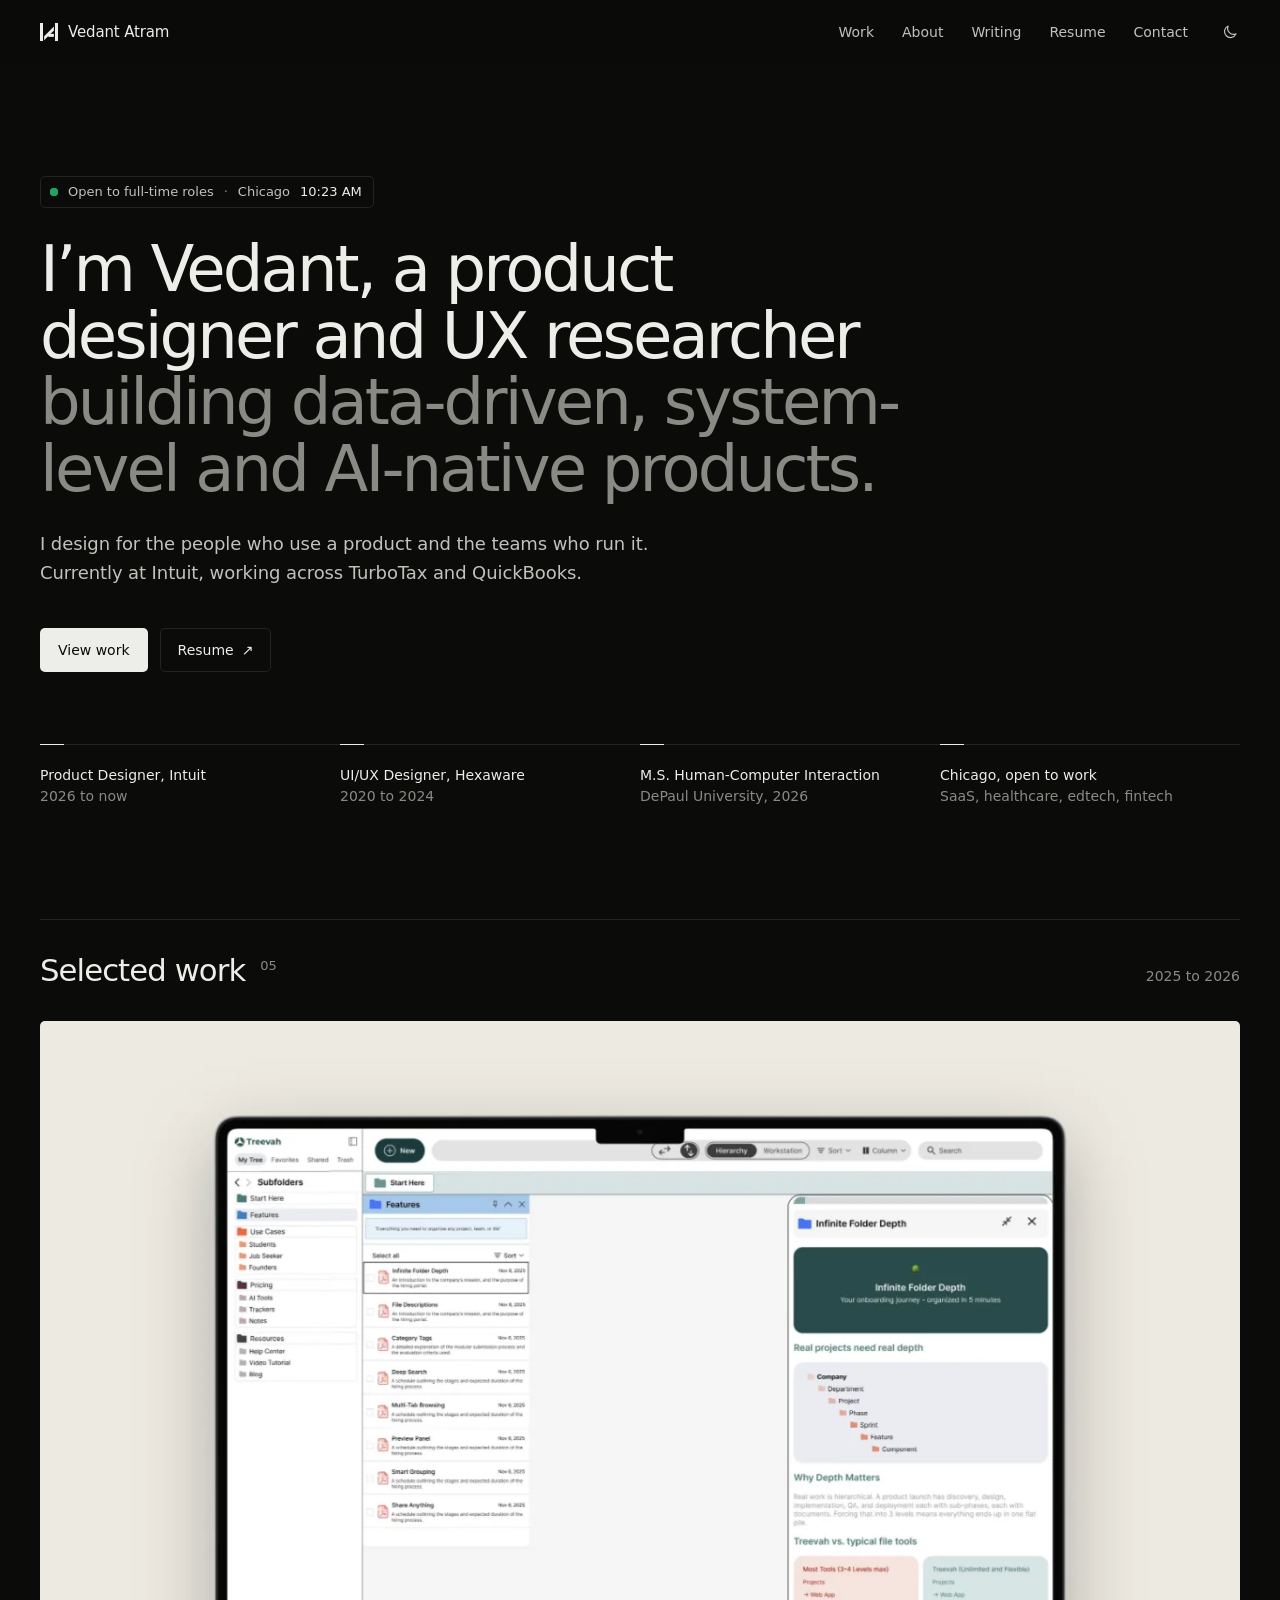
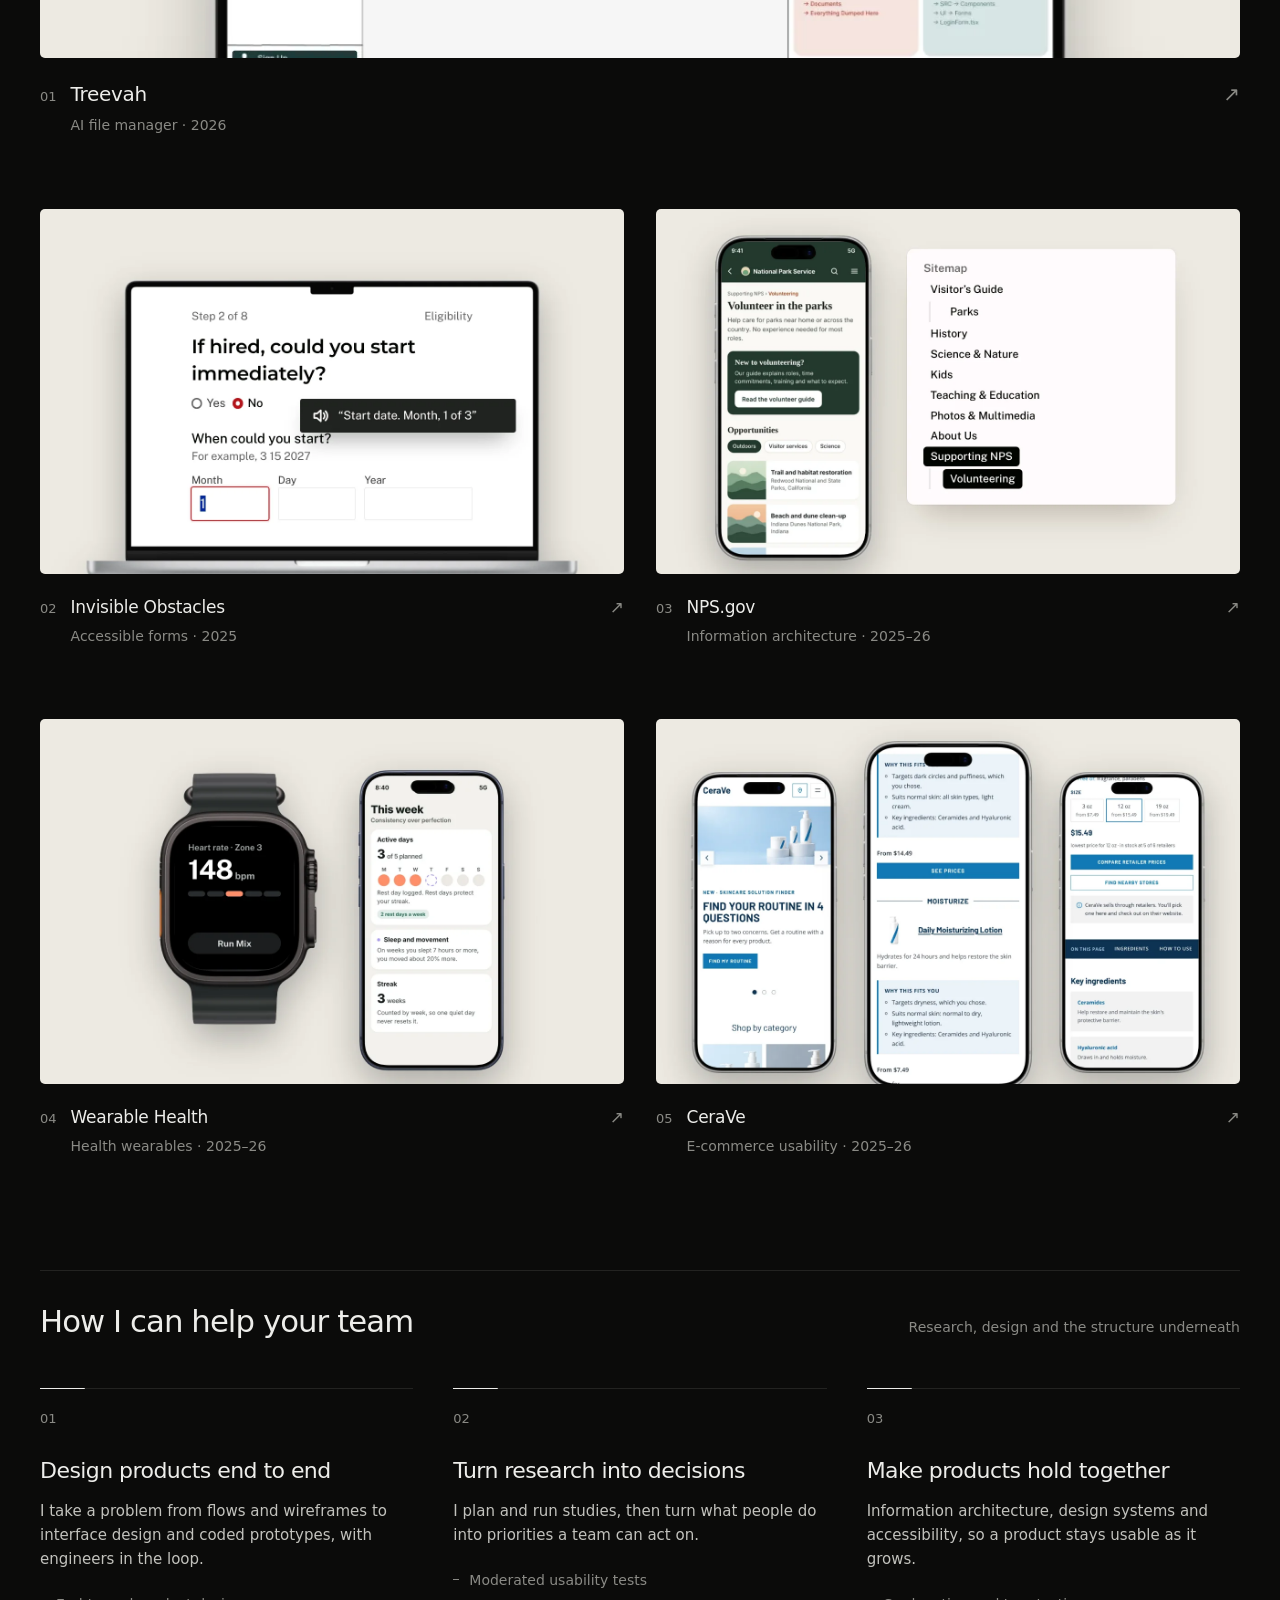
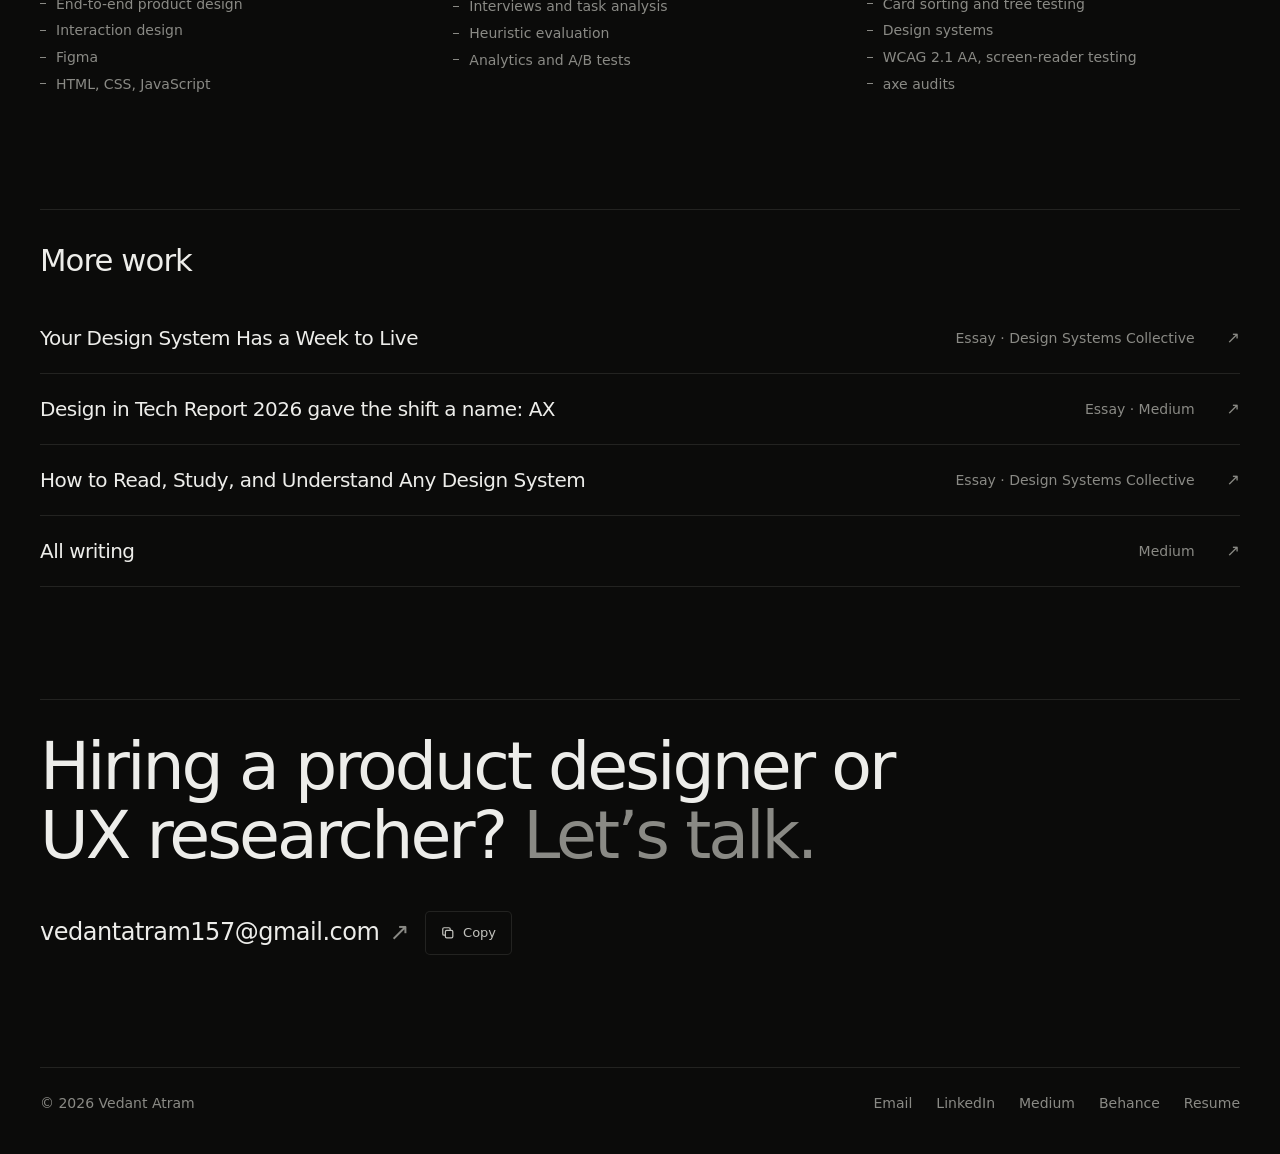
<file: index.html>
<!DOCTYPE html>
<html lang="en">
<head>
<meta charset="utf-8">
<meta http-equiv="Content-Security-Policy" content="default-src 'self'; script-src 'self' 'unsafe-inline'; style-src 'self' 'unsafe-inline' https://fonts.googleapis.com; font-src 'self' https://fonts.gstatic.com; img-src 'self' data:; media-src 'self'; connect-src 'self'; object-src 'none'; frame-src 'none'; base-uri 'self'; form-action 'self'; upgrade-insecure-requests">
<meta name="referrer" content="strict-origin-when-cross-origin">
<link rel="icon" href="favicon.svg" type="image/svg+xml">
<meta name="viewport" content="width=device-width, initial-scale=1">
<title>Vedant Atram · Product Designer &amp; UX Researcher</title>
<meta name="description" content="Vedant Atram, product designer and UX researcher at Intuit, based in Chicago. Case studies in usability research, accessibility, information architecture and design systems.">
<link rel="canonical" href="https://atrams.cc/">
<meta property="og:type" content="website">
<meta property="og:site_name" content="Vedant Atram">
<meta property="og:title" content="Vedant Atram · Product Designer &amp; UX Researcher">
<meta property="og:description" content="Digital product designer and UX researcher at Intuit, based in Chicago. Case studies in usability testing, accessibility, information architecture and health wearables.">
<meta property="og:url" content="https://atrams.cc/">
<meta property="og:image" content="https://atrams.cc/assets/og-home.jpg">
<meta property="og:image:width" content="1200">
<meta property="og:image:height" content="630">
<meta name="twitter:card" content="summary_large_image">
<link rel="preconnect" href="https://fonts.googleapis.com">
<link rel="preconnect" href="https://fonts.gstatic.com" crossorigin>
<link href="https://fonts.googleapis.com/css2?family=Geist:wght@400;500;600&display=swap" rel="stylesheet">
<link rel="preload" as="image" href="assets/d/th-tv.webp">
<link rel="stylesheet" href="assets/home.css?v=202611280145">
<script>(function(){var m;try{m=localStorage.getItem("io-mode")}catch(e){}document.documentElement.setAttribute("data-mode",m||"dark")})();</script>
</head>
<body>
<a class="skip" href="#main">Skip to content</a>

<header class="top" id="topbar">
  <nav class="wrap" aria-label="Main">
    <a class="name" href="#top" aria-label="Vedant Atram, home"><svg class="mk" viewBox="0 0 96 96" aria-hidden="true" focusable="false"><rect x="0" y="0" width="16" height="96"/><polygon points="22,92 22,70 74,18 74,40"/><rect x="80" y="0" width="16" height="96"/><rect x="44" y="58" width="30" height="16"/></svg><span>Vedant Atram</span></a>
    <div class="links">
      <a class="nl" href="#work">Work</a>
      <a class="nl" href="about.html">About</a>
      <a class="nl" href="thinking.html">Writing</a>
      <a class="nl" href="Vedant-Atram-Resume.pdf">Resume</a>
      <a class="nl" href="#contact">Contact</a>
      <button type="button" class="icon-btn" id="mode" aria-label="Switch to dark mode"><svg class="sun" aria-hidden="true" viewBox="0 0 24 24" fill="none" stroke="currentColor" stroke-width="1.6" stroke-linecap="round"><circle cx="12" cy="12" r="4"/><path d="M12 2.5v2M12 19.5v2M4.9 4.9l1.4 1.4M17.7 17.7l1.4 1.4M2.5 12h2M19.5 12h2M4.9 19.1l1.4-1.4M17.7 6.3l1.4-1.4"/></svg><svg class="moon" aria-hidden="true" viewBox="0 0 24 24" fill="none" stroke="currentColor" stroke-width="1.6" stroke-linejoin="round"><path d="M20 14.5A8 8 0 0 1 9.5 4a8 8 0 1 0 10.5 10.5Z"/></svg></button>
      <button type="button" class="icon-btn mbtn" id="mbtn" aria-expanded="false" aria-controls="mpanel"><span class="vh">Menu</span><span class="bars" aria-hidden="true"><i></i><i></i></span></button>
    </div>
  </nav>
  <div class="mpanel" id="mpanel" hidden>
    <a href="#work">Work</a><a href="about.html">About</a><a href="thinking.html">Writing</a><a href="Vedant-Atram-Resume.pdf">Resume</a><a href="#contact">Contact</a>
  </div>
</header>

<main id="main">
  <div class="wrap">

    <section class="hero" id="top" aria-labelledby="hero-h">
      <p class="status in"><span class="pulse" aria-hidden="true"></span>Open to full-time roles<span class="sep" aria-hidden="true">·</span>Chicago <time id="clock" class="tnum">--:--</time></p>
      <h1 id="hero-h" class="in d1">I’m Vedant, a product designer and UX researcher <span class="dim">building data-driven, system-level and AI-native products.</span></h1>
      <p class="lede in d2">I design for the people who use a product and the teams who run it. Currently at Intuit, working across TurboTax and QuickBooks.</p>
      <div class="ctas in d3">
        <a class="btn btn-p" href="#work">View work</a>
        <a class="btn btn-s" href="Vedant-Atram-Resume.pdf">Resume <span class="arr" aria-hidden="true">↗</span></a>
      </div>
      <ul class="facts in d4" aria-label="At a glance">
        <li><b>Product Designer, Intuit</b>2026 to now</li>
        <li><b>UI/UX Designer, Hexaware</b>2020 to 2024</li>
        <li><b>M.S. Human-Computer Interaction</b>DePaul University, 2026</li>
        <li><b>Chicago, open to work</b>SaaS, healthcare, edtech, fintech</li>
      </ul>
    </section>

    <section id="work" aria-labelledby="work-h">
      <div class="sh"><h2 id="work-h">Selected work <sup class="cnt" aria-hidden="true">05</sup></h2><p>2025 to 2026</p></div>
      <div class="grid">

        <a class="card wide rv" href="treevah.html">
          <div class="media"><img src="assets/d/th-tv.webp" alt="Treevah on a laptop: the Features folder open beside a preview panel." width="1280" height="800" loading="eager"><video class="vid" src="assets/d/th-tv.mp4" muted loop playsinline preload="none" aria-hidden="true"></video></div>
          <div class="cap"><span class="no tnum" aria-hidden="true">01</span><h3>Treevah</h3><span class="go" aria-hidden="true"><span class="arr">↗</span></span><p class="kind">AI file manager · 2026</p></div>
        </a>

        <a class="card rv" href="invisible-obstacles.html">
          <div class="media"><img src="assets/d/th-io.webp" alt="The redesigned job application on a laptop, with a screen-reader caption announcing the start date field." width="1280" height="800" loading="lazy"><video class="vid" src="assets/d/th-io.mp4" muted loop playsinline preload="none" aria-hidden="true"></video></div>
          <div class="cap"><span class="no tnum" aria-hidden="true">02</span><h3>Invisible Obstacles</h3><span class="go" aria-hidden="true"><span class="arr">↗</span></span><p class="kind">Accessible forms · 2025</p></div>
        </a>

        <a class="card rv" href="national-parks.html">
          <div class="media"><img src="assets/d/th-np.webp" alt="The redesigned NPS.gov volunteer page on a phone, beside the new sitemap." width="1280" height="800" loading="lazy"><video class="vid" src="assets/d/th-np.mp4" muted loop playsinline preload="none" aria-hidden="true"></video></div>
          <div class="cap"><span class="no tnum" aria-hidden="true">03</span><h3>NPS.gov</h3><span class="go" aria-hidden="true"><span class="arr">↗</span></span><p class="kind">Information architecture · 2025–26</p></div>
        </a>

        <a class="card rv" href="wearable-health.html">
          <div class="media"><img src="assets/d/th-wh.webp" alt="Tend on a watch and a phone: a live heart-rate screen and the week’s activity." width="1280" height="800" loading="lazy"><video class="vid" src="assets/d/th-wh.mp4" muted loop playsinline preload="none" aria-hidden="true"></video></div>
          <div class="cap"><span class="no tnum" aria-hidden="true">04</span><h3>Wearable Health</h3><span class="go" aria-hidden="true"><span class="arr">↗</span></span><p class="kind">Health wearables · 2025–26</p></div>
        </a>

        <a class="card rv" href="cerave.html">
          <div class="media"><img src="assets/d/th-cv.webp" alt="Three phones showing the CeraVe redesign: the home page, a product page and its details." width="1280" height="800" loading="lazy"><video class="vid" src="assets/d/th-cv.mp4" muted loop playsinline preload="none" aria-hidden="true"></video></div>
          <div class="cap"><span class="no tnum" aria-hidden="true">05</span><h3>CeraVe</h3><span class="go" aria-hidden="true"><span class="arr">↗</span></span><p class="kind">E-commerce usability · 2025–26</p></div>
        </a>

      </div>
      <div class="cur" id="cur" aria-hidden="true">View case study <span>↗</span></div>
    </section>

    <section id="skills" aria-labelledby="do-h">
      <div class="sh"><h2 id="do-h">How I can help your team</h2><p>Research, design and the structure underneath</p></div>
      <div class="cols">
        <div class="col rv">
          <span class="no tnum" aria-hidden="true">01</span>
          <h3>Design products end to end</h3>
          <p>I take a problem from flows and wireframes to interface design and coded prototypes, with engineers in the loop.</p>
          <ul><li>End-to-end product design</li><li>Interaction design</li><li>Figma</li><li>HTML, CSS, JavaScript</li></ul>
        </div>
        <div class="col rv">
          <span class="no tnum" aria-hidden="true">02</span>
          <h3>Turn research into decisions</h3>
          <p>I plan and run studies, then turn what people do into priorities a team can act on.</p>
          <ul><li>Moderated usability tests</li><li>Interviews and task analysis</li><li>Heuristic evaluation</li><li>Analytics and A/B tests</li></ul>
        </div>
        <div class="col rv">
          <span class="no tnum" aria-hidden="true">03</span>
          <h3>Make products hold together</h3>
          <p>Information architecture, design systems and accessibility, so a product stays usable as it grows.</p>
          <ul><li>Card sorting and tree testing</li><li>Design systems</li><li>WCAG 2.1 AA, screen-reader testing</li><li>axe audits</li></ul>
        </div>
      </div>
    </section>

    <section id="writing" aria-labelledby="wr-h">
      <div class="sh"><h2 id="wr-h">More work</h2></div>
      <ul class="posts">
        <li class="rv"><a href="https://medium.com/design-systems-collective/your-design-system-has-a-week-to-live-a0bc8a18af67"><span class="t">Your Design System Has a Week to Live</span><span class="p">Essay · Design Systems Collective</span><span class="arr" aria-hidden="true">↗</span></a></li>
        <li class="rv"><a href="https://medium.com/@Atrams/design-in-tech-report-2026-gave-the-shift-a-name-ax-03ae7abb8fd3"><span class="t">Design in Tech Report 2026 gave the shift a name: AX</span><span class="p">Essay · Medium</span><span class="arr" aria-hidden="true">↗</span></a></li>
        <li class="rv"><a href="https://medium.com/design-systems-collective/how-to-read-study-and-understand-any-design-system-eb21914de736"><span class="t">How to Read, Study, and Understand Any Design System</span><span class="p">Essay · Design Systems Collective</span><span class="arr" aria-hidden="true">↗</span></a></li>
        <li class="rv"><a href="https://medium.com/@Atrams"><span class="t">All writing</span><span class="p">Medium</span><span class="arr" aria-hidden="true">↗</span></a></li>
      </ul>
    </section>

    <section class="contact" id="contact" aria-labelledby="ct-h">
      <h2 class="big" id="ct-h">Hiring a product designer or UX researcher? <span class="dim">Let’s talk.</span></h2>
      <div class="mailrow rv">
        <a class="mail" href="mailto:vedantatram157@gmail.com"><span class="ln">vedantatram157@gmail.com</span> <span class="arr" aria-hidden="true">↗</span></a>
        <button type="button" class="copy" id="copy"><svg aria-hidden="true" viewBox="0 0 16 16" width="14" height="14" fill="none" stroke="currentColor" stroke-width="1.4"><rect x="5" y="5" width="8.5" height="8.5" rx="1.5"/><path d="M10.5 5V3.5A1.5 1.5 0 0 0 9 2H3.5A1.5 1.5 0 0 0 2 3.5V9a1.5 1.5 0 0 0 1.5 1.5H5"/></svg><span class="cl">Copy</span></button><span id="copy-status" role="status" class="vh"></span>
      </div>
    </section>

  </div>
</main>

<div class="wrap">
  <footer class="foot">
    <p>© 2026 Vedant Atram</p>
    <nav aria-label="Elsewhere">
      <a href="mailto:vedantatram157@gmail.com">Email</a>
      <a href="https://www.linkedin.com/in/vedantatram/">LinkedIn</a>
      <a href="https://medium.com/@Atrams">Medium</a>
      <a href="https://www.behance.net/vedantatram">Behance</a>
      <a href="Vedant-Atram-Resume.pdf">Resume</a>
    </nav>
  </footer>
</div>

<script>
(function(){
  var root=document.documentElement, btn=document.getElementById('mode');
  function sync(){var d=root.getAttribute('data-mode')==='dark';btn.setAttribute('aria-label',d?'Switch to light mode':'Switch to dark mode');}
  sync();
  btn.addEventListener('click',function(){var d=root.getAttribute('data-mode')==='dark'?'light':'dark';root.setAttribute('data-mode',d);try{localStorage.setItem('io-mode',d)}catch(e){}sync();});
  var spy=[['work','#work'],['contact','#contact']].map(function(x){return [document.getElementById(x[0]),document.querySelector('.links .nl[href="'+x[1]+'"]')]}).filter(function(x){return x[0]&&x[1]});
  if(spy.length&&'IntersectionObserver' in window){var vis={};var so=new IntersectionObserver(function(es){es.forEach(function(e){vis[e.target.id]=e.isIntersecting});var cur=null;spy.forEach(function(x){if(vis[x[0].id]&&!cur)cur=x});spy.forEach(function(x){if(x===cur)x[1].setAttribute('aria-current','true');else x[1].removeAttribute('aria-current')})},{rootMargin:'-40% 0px -55% 0px'});spy.forEach(function(x){so.observe(x[0])});}
  var bar=document.getElementById('topbar');
  function sc(){bar.classList.toggle('scrolled',window.scrollY>8);} sc(); window.addEventListener('scroll',sc,{passive:true});
  var mb=document.getElementById('mbtn'),mp=document.getElementById('mpanel');
  function mset(o,f){mb.setAttribute('aria-expanded',o);mp.hidden=!o;document.body.classList.toggle('m-open',o);if(o){var a=mp.querySelector('a');a&&a.focus();}else if(f)mb.focus();}
  mb.addEventListener('click',function(){mset(mb.getAttribute('aria-expanded')!=='true')});
  mp.addEventListener('click',function(e){if(e.target.closest('a'))mset(false)});
  document.addEventListener('keydown',function(e){if(e.key==='Escape'&&!mp.hidden)mset(false,true)});
  matchMedia('(min-width: 721px)').addEventListener('change',function(e){if(e.matches)mset(false)});
  var cb=document.getElementById('copy'),cs=document.getElementById('copy-status'),ct;
  cb.addEventListener('click',function(){try{navigator.clipboard.writeText('vedantatram157@gmail.com')}catch(e){}var cl=cb.querySelector('.cl');cl.textContent='Copied';cb.classList.add('ok');cs.textContent='Email address copied';clearTimeout(ct);ct=setTimeout(function(){cl.textContent='Copy';cb.classList.remove('ok');cs.textContent='';},2000);});
  var reduce=matchMedia('(prefers-reduced-motion: reduce)').matches;
  var ck=document.getElementById('clock');
  if(ck){var fmt;try{fmt=new Intl.DateTimeFormat('en-US',{hour:'numeric',minute:'2-digit',timeZone:'America/Chicago'})}catch(e){}
    function tickc(){if(!fmt)return;var d=new Date();ck.textContent=fmt.format(d);ck.setAttribute('datetime',d.toISOString());}tickc();setInterval(tickc,15000);}
  var cur=document.getElementById('cur');
  if(cur&&matchMedia('(hover: hover) and (pointer: fine)').matches&&!reduce){
    var cx=0,cy=0,tx=0,ty=0,raf=0,on=false;
    function loop(){cx+=(tx-cx)*.22;cy+=(ty-cy)*.22;cur.style.transform='translate3d('+cx+'px,'+cy+'px,0) translate(-50%,-50%) scale('+(on?1:.6)+')';if(Math.abs(tx-cx)>.3||Math.abs(ty-cy)>.3)raf=requestAnimationFrame(loop);else raf=0;}
    document.querySelectorAll('.card .media').forEach(function(m){
      m.addEventListener('pointerenter',function(e){on=true;tx=cx=e.clientX;ty=cy=e.clientY;cur.classList.add('on');if(!raf)raf=requestAnimationFrame(loop);});
      m.addEventListener('pointermove',function(e){tx=e.clientX;ty=e.clientY;if(!raf)raf=requestAnimationFrame(loop);});
      m.addEventListener('pointerleave',function(){on=false;cur.classList.remove('on');});
    });
    window.addEventListener('scroll',function(){if(on){on=false;cur.classList.remove('on');}},{passive:true});
  }
  if(!reduce&&'IntersectionObserver' in window){var io=new IntersectionObserver(function(es){es.forEach(function(x){var v=x.target;if(x.isIntersecting){v.preload='auto';var r=v.play();r&&r.catch&&r.catch(function(){});}else v.pause();});},{rootMargin:'200px'});document.querySelectorAll('video.vid').forEach(function(v){v.muted=true;io.observe(v);});}
})();
</script>
</body>
</html>
</file>
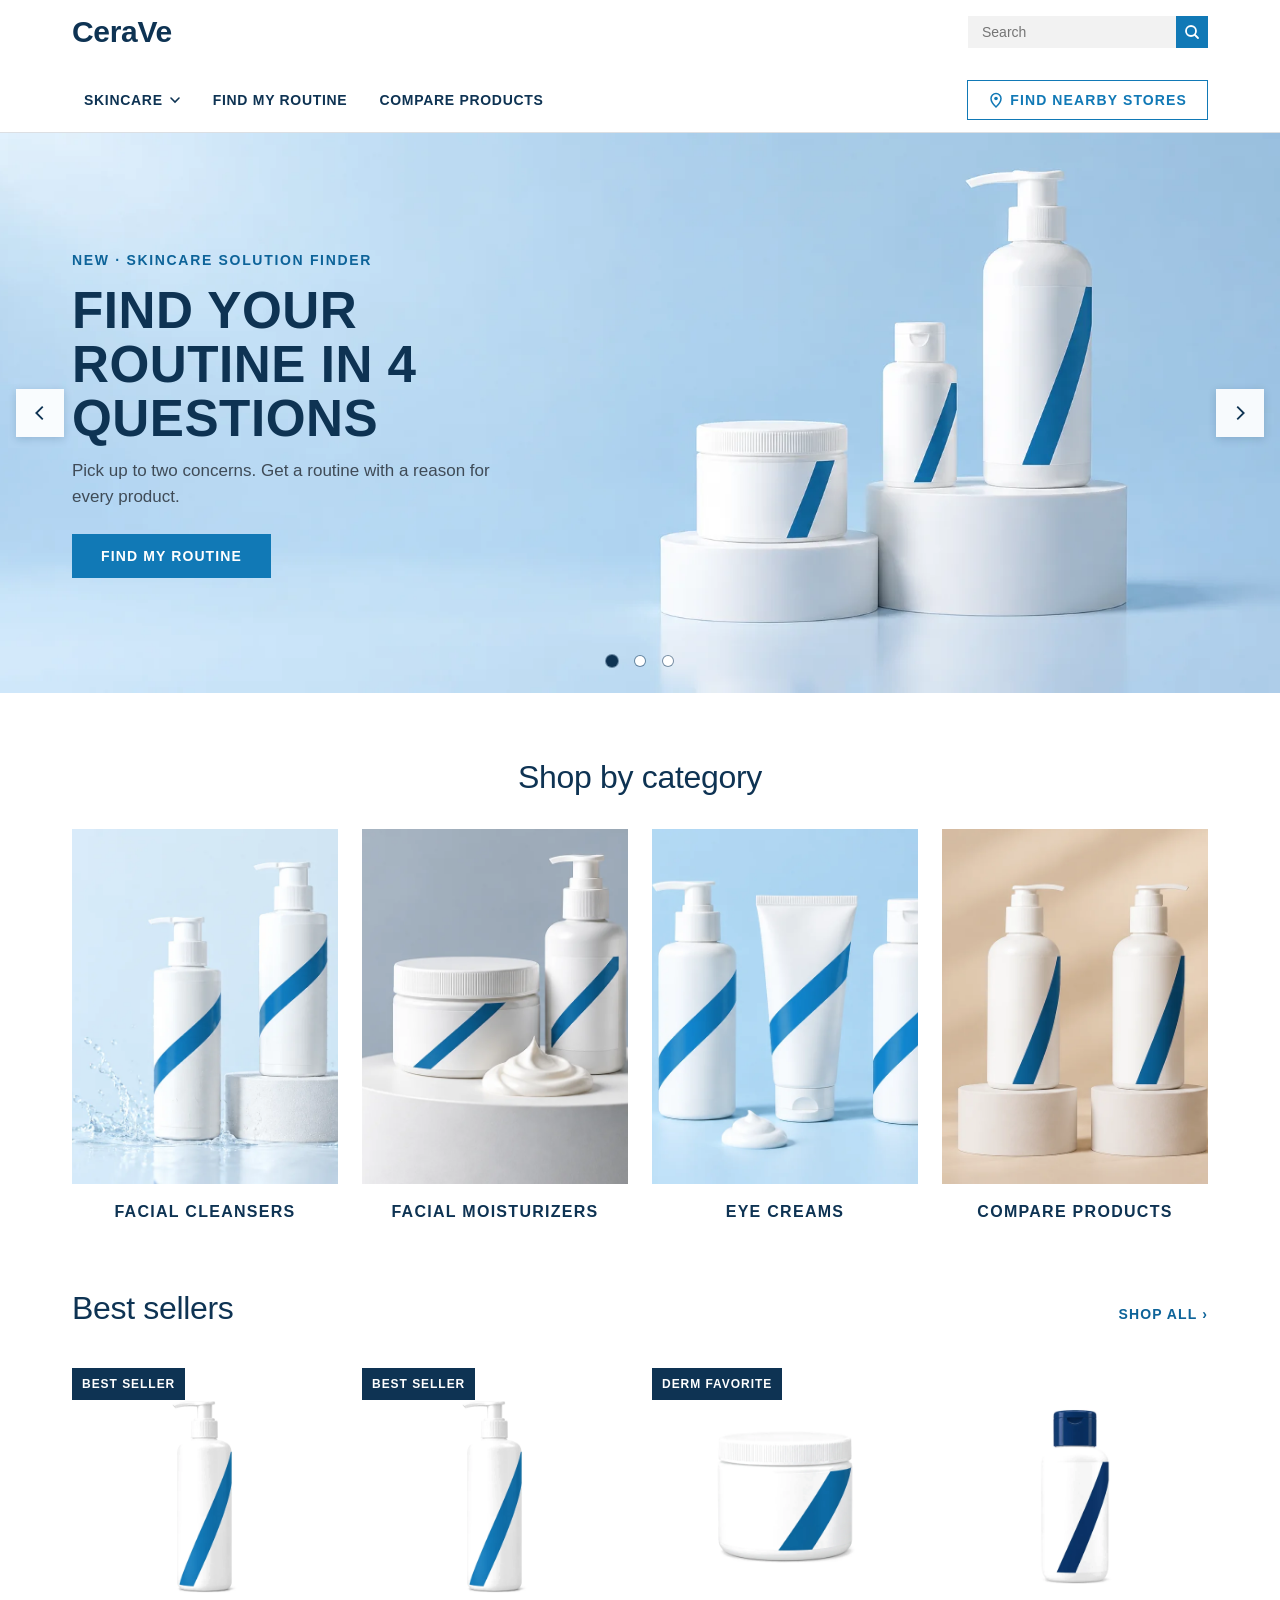
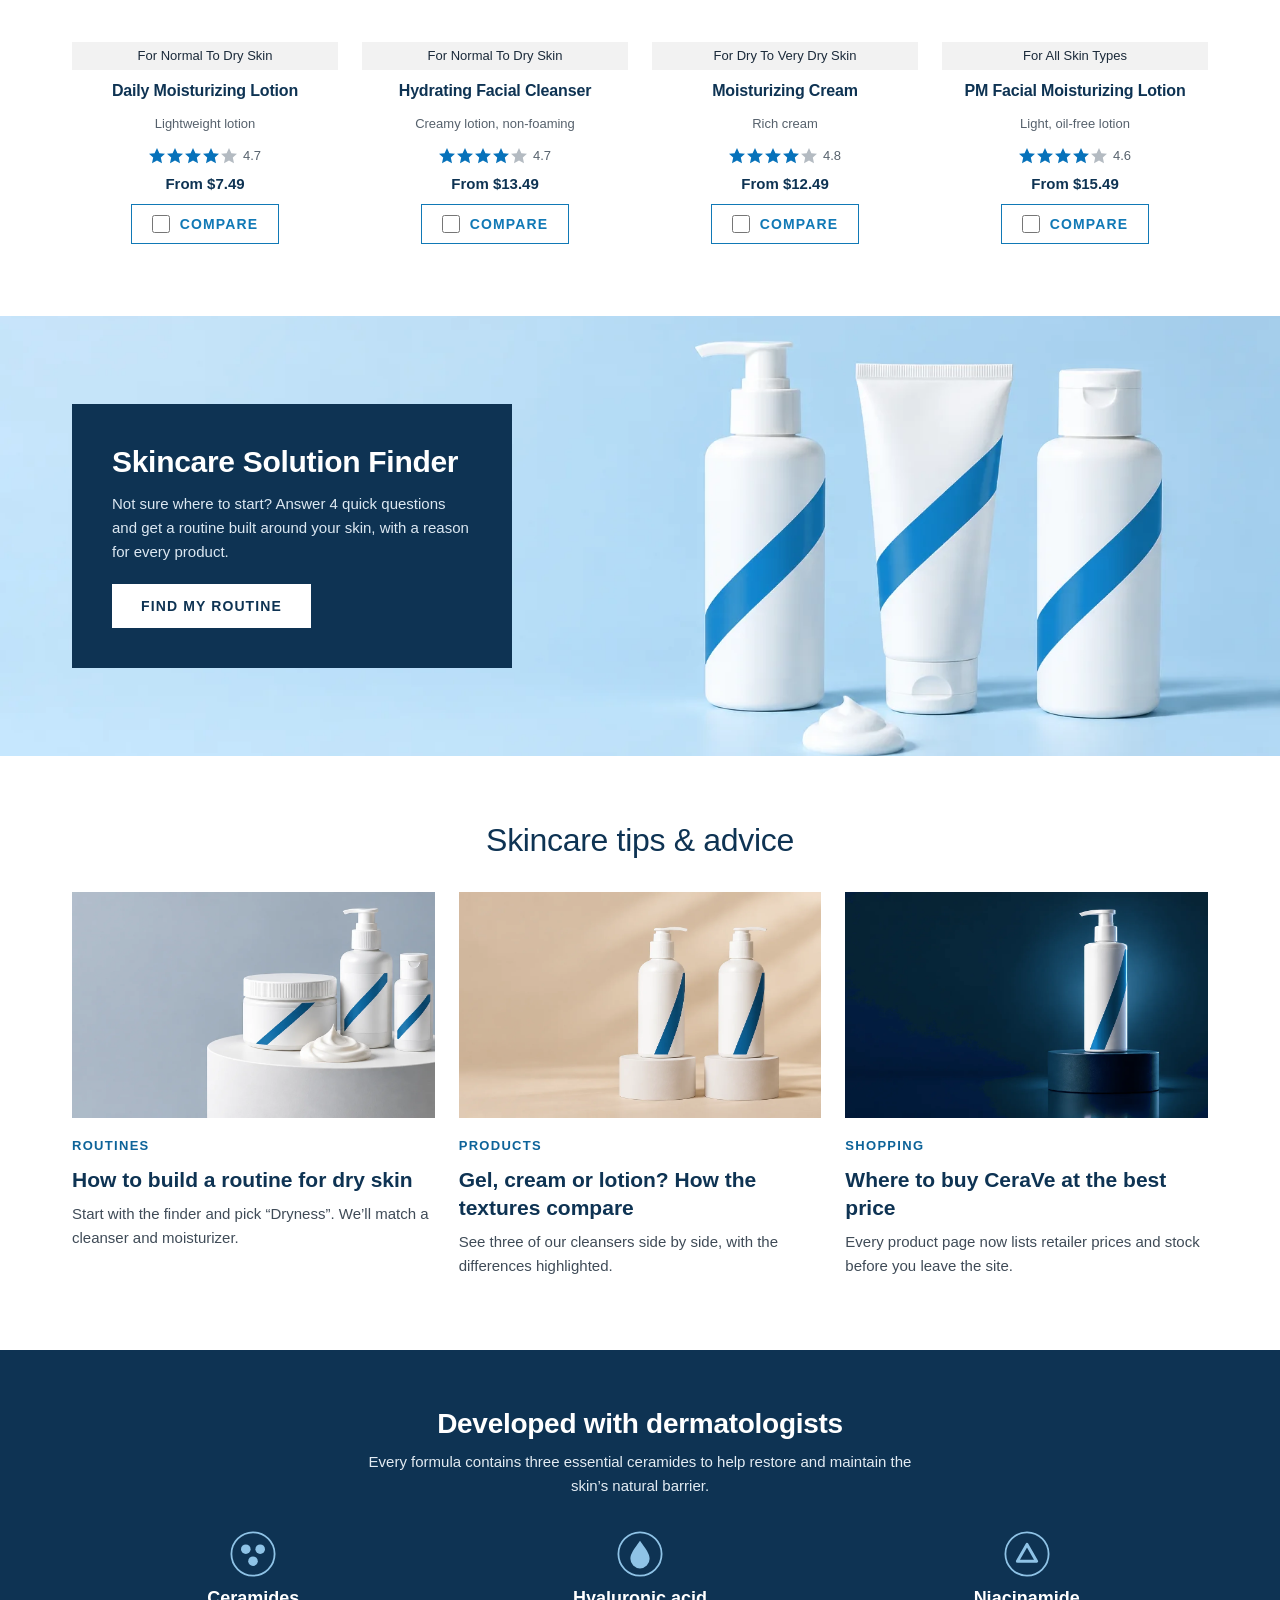
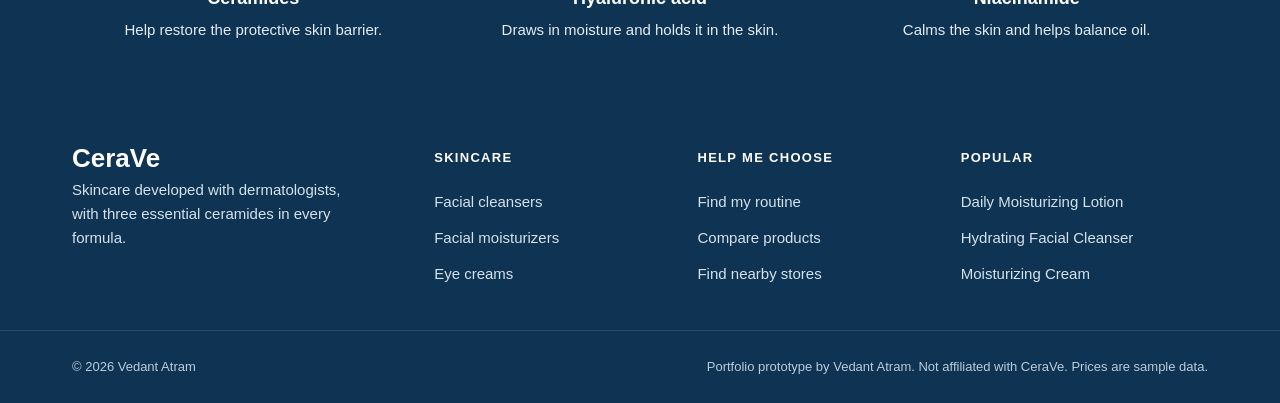
<file: prototypes/cerave/index.html>
<!DOCTYPE html>
<html lang="en">
<head>
<meta charset="utf-8">
<meta http-equiv="Content-Security-Policy" content="default-src 'self'; script-src 'self' 'unsafe-inline'; style-src 'self' 'unsafe-inline' https://fonts.googleapis.com; font-src 'self' https://fonts.gstatic.com; img-src 'self' data:; media-src 'self'; connect-src 'self'; object-src 'none'; frame-src 'none'; base-uri 'self'; form-action 'self'; upgrade-insecure-requests">
<meta name="referrer" content="strict-origin-when-cross-origin">
<meta name="viewport" content="width=device-width, initial-scale=1">
<title>CeraVe prototype · Vedant Atram</title>
<meta name="description" content="Unofficial redesign concept of CeraVe.com by Vedant Atram, based on a usability study. Not affiliated with CeraVe.">
<link rel="preconnect" href="https://fonts.googleapis.com">
<link rel="preconnect" href="https://fonts.gstatic.com" crossorigin>
<link href="https://fonts.googleapis.com/css2?family=Barlow:wght@300;400;500;600;700&family=Open+Sans:wght@400;600;700&display=swap" rel="stylesheet">
<style>
:root {
  --ink: #12233A; --soft: #44546A; --muted: #526075; --line: #E2E7EE; --field: #B9C3D0;
  --bg: #FFFFFF; --tint: #F4F7FA; --navy: #0B3B6E; --navy-ink: #FFFFFF; --sky: #E8F1FB; --ok: #1D6B45; --ok-bg: #E8F5EE; --warn: #8A4B00; --warn-bg: #FFF4E5;
  --focus: #1F6FEB; --r: 12px; --font: "DM Sans", system-ui, -apple-system, "Segoe UI", sans-serif;
}
* { box-sizing: border-box; }
html { scroll-behavior: smooth; }
body { margin: 0; font-family: var(--font); color: var(--ink); background: var(--bg); font-size: 16px; line-height: 24px; }
@media (prefers-reduced-motion: reduce) { html { scroll-behavior: auto; } *, *::before, *::after { transition: none !important; animation: none !important; } }
a { color: var(--navy); text-underline-offset: 3px; }
button, input, select { font: inherit; color: inherit; }
:focus-visible { outline: 3px solid var(--focus); outline-offset: 2px; border-radius: 6px; }
h1, h2, h3 { margin: 0; letter-spacing: -.01em; }
p { margin: 0; }
.vh { position: absolute; width: 1px; height: 1px; overflow: hidden; clip: rect(0 0 0 0); white-space: nowrap; }
.skip { position: absolute; left: 16px; top: -64px; z-index: 50; background: var(--navy); color: #fff; padding: 8px 16px; border-radius: 8px; }
.skip:focus { top: 8px; }
.wrap { max-width: 1184px; margin: 0 auto; padding: 0 24px; }
@media (max-width: 600px) { .wrap { padding: 0 16px; } }

/* Concept banner */
.concept { background: var(--ink); color: #E9EEF5; font-size: 13px; line-height: 20px; }
.concept .wrap { display: flex; justify-content: center; gap: 8px; padding-top: 8px; padding-bottom: 8px; text-align: center; flex-wrap: wrap; }
.concept a { color: #fff; }

/* Header */
header.site { border-bottom: 1px solid var(--line); background: #fff; position: relative; z-index: 20; }
.hbar { display: flex; align-items: center; gap: 24px; height: 72px; }
.brand { display: flex; align-items: baseline; gap: 8px; text-decoration: none; color: var(--navy); font-weight: 600; font-size: 22px; letter-spacing: -.02em; }
.brand small { font-size: 11px; font-weight: 500; color: var(--muted); letter-spacing: .04em; text-transform: uppercase; }
.mainnav { display: flex; align-items: center; gap: 4px; flex: 1; }
.mainnav > button, .mainnav > a { border: 0; background: none; padding: 8px 12px; border-radius: 8px; font-weight: 500; color: var(--ink); text-decoration: none; cursor: pointer; display: inline-flex; align-items: center; gap: 6px; }
.mainnav > button:hover, .mainnav > a:hover { background: var(--tint); }
.mainnav svg { width: 12px; height: 12px; transition: transform .2s; }
.mainnav [aria-expanded="true"] svg { transform: rotate(180deg); }
.hright { display: flex; align-items: center; gap: 8px; }
.search { display: flex; align-items: center; gap: 8px; border: 1px solid var(--field); border-radius: 999px; padding: 0 12px; height: 40px; width: 220px; }
.search input { border: 0; outline: 0; background: none; width: 100%; }
.search:focus-within { outline: 3px solid var(--focus); outline-offset: 2px; }
.stores { display: inline-flex; align-items: center; gap: 6px; height: 40px; padding: 0 14px; border-radius: 999px; border: 1px solid var(--line); text-decoration: none; color: var(--ink); font-weight: 500; white-space: nowrap; }
.mega { position: absolute; left: 0; right: 0; top: 100%; background: #fff; border-bottom: 1px solid var(--line); box-shadow: 0 24px 40px -24px rgba(18,35,58,.25); }
.mega .wrap { display: grid; grid-template-columns: repeat(3, minmax(0, 1fr)) minmax(0, 1.2fr); gap: 32px; padding-top: 24px; padding-bottom: 32px; }
.mega h2 { font-size: 13px; text-transform: uppercase; letter-spacing: .06em; color: var(--muted); font-weight: 600; margin-bottom: 8px; }
.mega ul { list-style: none; margin: 0; padding: 0; display: grid; gap: 2px; }
.mega a { display: block; padding: 6px 0; text-decoration: none; color: var(--ink); }
.mega a:hover { color: var(--navy); text-decoration: underline; }
.mega .promo { background: var(--sky); border-radius: var(--r); padding: 20px; display: grid; gap: 8px; align-content: start; }
.mega .promo b { font-size: 18px; }
.mega .promo p { color: var(--soft); font-size: 14px; }
.menu-t { display: none; }
@media (max-width: 960px) {
  .search { display: none; }
  .mega .wrap { grid-template-columns: 1fr 1fr; }
}
@media (max-width: 720px) {
  .hbar { gap: 12px; }
  .mainnav { display: none; } .mainnav.open { display: flex; position: absolute; top: 100%; left: 0; right: 0; flex-direction: column; align-items: stretch; background: #fff; border-bottom: 1px solid var(--line); padding: 8px 16px 16px; }
  .mainnav.open > button, .mainnav.open > a { justify-content: space-between; padding: 12px 8px; font-size: 18px; }
  .menu-t { display: grid; place-items: center; width: 44px; height: 44px; border: 1px solid var(--line); border-radius: 999px; background: #fff; cursor: pointer; margin-left: auto; }
  .stores span { display: none; } .stores { width: 44px; padding: 0; justify-content: center; }
  .mega { position: static; box-shadow: none; border: 0; }
  .mega .wrap { grid-template-columns: 1fr; gap: 16px; padding: 8px 0 16px; }
}

/* Generic */
main { min-height: 60vh; }
main:focus, main h1:focus { outline: none; }
.crumbs { font-size: 14px; color: var(--muted); padding: 16px 0; }
.crumbs ol { list-style: none; margin: 0; padding: 0; display: flex; gap: 8px; flex-wrap: wrap; }
.crumbs li + li::before { content: "/"; margin-right: 8px; color: var(--field); }
.crumbs a { color: var(--muted); }
.btn { display: inline-flex; align-items: center; justify-content: center; gap: 8px; min-height: 48px; padding: 0 24px; border-radius: 999px; border: 1px solid transparent; font-weight: 600; text-decoration: none; cursor: pointer; transition: background-color .2s, border-color .2s; }
.btn-p { background: var(--navy); color: var(--navy-ink); }
.btn-p:hover { background: #082E57; }
.btn-s { background: #fff; color: var(--ink); border-color: var(--field); }
.btn-s:hover { border-color: var(--ink); }
.btn-sm { min-height: 40px; padding: 0 16px; font-size: 14px; }
.tag { display: inline-flex; align-items: center; gap: 6px; font-size: 12px; line-height: 16px; font-weight: 600; padding: 4px 10px; border-radius: 999px; background: var(--tint); color: var(--soft); }
.tag.ok { background: var(--ok-bg); color: var(--ok); }
.tag.warn { background: var(--warn-bg); color: var(--warn); }
h1.pt { font-size: clamp(28px, 4vw, 40px); line-height: 1.15; font-weight: 600; }
.lede { color: var(--soft); font-size: 18px; line-height: 28px; max-width: 60ch; margin-top: 8px; }

/* Bottle art */
.art { display: grid; place-items: center; background: var(--tint); border-radius: var(--r); aspect-ratio: 1; overflow: hidden; }
.art svg { width: 56%; height: auto; }

/* Home */
.hero { padding: 48px 0 32px; display: grid; grid-template-columns: minmax(0, 1.2fr) minmax(0, 1fr); gap: 40px; align-items: center; }
.trio { display: grid; grid-template-columns: repeat(3, minmax(0, 1fr)); gap: 12px; align-items: end; }
.trio .art { aspect-ratio: 3/4; }
.trio .art:nth-child(2) { aspect-ratio: 3/5; }
.trio .art svg { width: 78%; }
.tiles { display: grid; grid-template-columns: repeat(3, minmax(0, 1fr)); gap: 16px; padding-bottom: 64px; }
.tile { border: 1px solid var(--line); border-radius: var(--r); padding: 24px; display: grid; gap: 8px; align-content: start; text-decoration: none; color: var(--ink); transition: border-color .2s; }
.tile:hover { border-color: var(--navy); }
.tile b { font-size: 18px; }
.tile p { color: var(--soft); font-size: 15px; }
.tile .go { color: var(--navy); font-weight: 600; margin-top: 8px; }
@media (max-width: 800px) { .hero { grid-template-columns: 1fr; } .tiles { grid-template-columns: 1fr; } }

/* Listing */
.lhead { display: flex; justify-content: space-between; align-items: end; gap: 16px; flex-wrap: wrap; padding-bottom: 24px; }
.grid { display: grid; grid-template-columns: repeat(auto-fill, minmax(240px, 1fr)); gap: 24px; padding-bottom: 120px; }
.card { position: relative; display: flex; flex-direction: column; gap: 12px; }
.card .cmp { margin-top: auto; align-self: flex-start; }
.card .price { margin-top: -4px; }
.card h2 { font-size: 17px; line-height: 24px; font-weight: 600; }
.card h2 a { color: var(--ink); text-decoration: none; }
.card h2 a::after { content: ""; position: absolute; inset: 0 0 64px 0; }
.card .meta { font-size: 14px; color: var(--muted); }
.card .price { font-weight: 600; }
.cmp { position: relative; z-index: 1; display: flex; align-items: center; gap: 10px; min-height: 44px; padding: 0 14px; border: 1px solid var(--field); border-radius: 999px; cursor: pointer; font-weight: 500; font-size: 15px; justify-self: start; }
.cmp input { width: 18px; height: 18px; accent-color: var(--navy); margin: 0; }
.cmp:has(input:checked) { border-color: var(--navy); background: var(--sky); color: var(--navy); }
.tray { position: fixed; z-index: 30; left: 50%; bottom: 24px; transform: translate(-50%, 140%); background: var(--ink); color: #fff; border-radius: 999px; padding: 8px 8px 8px 24px; display: flex; align-items: center; gap: 16px; box-shadow: 0 16px 40px -12px rgba(18,35,58,.5); transition: transform .3s cubic-bezier(.2,.8,.2,1); max-width: calc(100% - 32px); }
.tray.show { transform: translate(-50%, 0); }
.tray .btn { background: #fff; color: var(--ink); min-height: 44px; }
.tray .btn[aria-disabled="true"] { opacity: .55; cursor: not-allowed; }
.tray .clear { background: none; border: 0; color: #C9D3E0; text-decoration: underline; cursor: pointer; padding: 8px; }

/* Product */
.pd { display: grid; grid-template-columns: minmax(0, 1fr) minmax(0, 1fr); gap: 48px; padding-bottom: 48px; }
.pd .art { aspect-ratio: 1; }
.pd-info { display: grid; gap: 16px; align-content: start; }
.rating { font-size: 14px; color: var(--muted); }
.fromprice { display: flex; align-items: baseline; gap: 8px; flex-wrap: wrap; }
.fromprice b { font-size: 28px; line-height: 36px; }
.fromprice span { color: var(--soft); }
fieldset { border: 0; margin: 0; padding: 0; min-width: 0; }
legend { font-weight: 600; margin-bottom: 8px; padding: 0; }
.sizes { display: flex; flex-wrap: wrap; gap: 8px; }
.size { position: relative; }
.size input { position: absolute; opacity: 0; inset: 0; margin: 0; cursor: pointer; }
.size span { display: grid; gap: 0; min-width: 88px; padding: 8px 14px; border: 1px solid var(--field); border-radius: 10px; text-align: center; }
.size small { font-size: 13px; color: var(--muted); }
.size input:checked + span { border-color: var(--navy); box-shadow: 0 0 0 1px var(--navy); background: var(--sky); }
.size input:focus-visible + span { outline: 3px solid var(--focus); outline-offset: 2px; }
.acts { display: flex; flex-wrap: wrap; gap: 12px; }
.note { display: flex; gap: 8px; font-size: 14px; color: var(--soft); background: var(--tint); border-radius: 10px; padding: 12px 14px; }
.note svg { flex: none; width: 18px; height: 18px; margin-top: 3px; color: var(--navy); }
.bestfor { display: flex; flex-wrap: wrap; gap: 8px; }
.subnav { position: sticky; top: 0; z-index: 15; background: var(--navy); color: #fff; }
.subnav .wrap { display: flex; align-items: center; gap: 8px; height: 56px; overflow-x: auto; }
.subnav b { font-size: 13px; text-transform: uppercase; letter-spacing: .06em; color: #BFD3EA; margin-right: 8px; white-space: nowrap; }
.subnav a { color: #fff; text-decoration: none; padding: 8px 12px; border-radius: 999px; white-space: nowrap; font-weight: 500; }
.subnav a:hover { background: rgba(255,255,255,.12); }
.psec { padding: 48px 0; border-top: 1px solid var(--line); scroll-margin-top: 72px; }
.psec h2 { font-size: 24px; line-height: 32px; font-weight: 600; margin-bottom: 16px; }
.ings { display: grid; grid-template-columns: repeat(3, minmax(0, 1fr)); gap: 16px; }
.ing { background: var(--tint); border-radius: var(--r); padding: 20px; }
.ing b { display: block; margin-bottom: 4px; }
.ing p { color: var(--soft); font-size: 15px; }
.steps { margin: 0; padding-left: 20px; display: grid; gap: 8px; color: var(--soft); max-width: 60ch; }
@media (max-width: 800px) { .pd { grid-template-columns: 1fr; gap: 24px; } .ings { grid-template-columns: 1fr; } .pd .art { aspect-ratio: 4/3; } }

/* Retailer sheet */
dialog { border: 0; padding: 0; border-radius: 20px; width: min(560px, calc(100% - 32px)); max-height: calc(100% - 32px); color: var(--ink); box-shadow: 0 32px 64px -24px rgba(18,35,58,.5); }
dialog::backdrop { background: rgba(18,35,58,.45); }
.dh { display: flex; justify-content: space-between; align-items: start; gap: 16px; padding: 24px 24px 16px; border-bottom: 1px solid var(--line); position: sticky; top: 0; background: #fff; }
.dh h2 { font-size: 20px; line-height: 28px; font-weight: 600; }
.dh p { color: var(--soft); font-size: 14px; margin-top: 4px; }
.x { flex: none; width: 44px; height: 44px; border-radius: 999px; border: 1px solid var(--line); background: #fff; cursor: pointer; display: grid; place-items: center; }
.db { padding: 16px 24px 24px; display: grid; gap: 12px; }
.sortnote { font-size: 13px; color: var(--muted); }
.rets { list-style: none; margin: 0; padding: 0; display: grid; gap: 8px; }
.ret { display: grid; grid-template-columns: minmax(0, 1fr) auto; gap: 4px 16px; align-items: center; border: 1px solid var(--line); border-radius: 14px; padding: 14px 16px; }
.ret .rn { font-weight: 600; }
.ret .rp { font-weight: 600; font-size: 18px; text-align: right; }
.ret .rm { display: flex; flex-wrap: wrap; gap: 6px; grid-column: 1; }
.ret .rb { grid-column: 2; grid-row: 2; }
.ret.out { background: var(--tint); }
.ret.out .rp { color: var(--muted); font-weight: 500; font-size: 15px; }
.ret.best { border-color: var(--ok); }

/* Finder */
.finder { max-width: 720px; margin: 0 auto; padding: 32px 0 80px; display: grid; gap: 24px; }
.fprog { display: grid; gap: 8px; }
.fprog .bar { height: 6px; border-radius: 999px; background: var(--tint); overflow: hidden; }
.fprog .bar i { display: block; height: 100%; background: var(--navy); border-radius: 999px; transition: width .3s; }
.fprog p { font-size: 14px; color: var(--muted); }
.opts { display: grid; grid-template-columns: repeat(2, minmax(0, 1fr)); gap: 12px; }
.opt { position: relative; }
.opt input { position: absolute; opacity: 0; inset: 0; margin: 0; cursor: pointer; }
.opt span { display: grid; gap: 2px; min-height: 64px; align-content: center; padding: 12px 16px 12px 48px; border: 1px solid var(--field); border-radius: 14px; position: relative; }
.opt span::before { content: ""; position: absolute; left: 16px; top: 50%; width: 20px; height: 20px; margin-top: -10px; border: 1.5px solid var(--field); border-radius: 6px; background: #fff; }
.opt.radio span::before { border-radius: 50%; }
.opt small { color: var(--muted); font-size: 13px; line-height: 18px; }
.opt input:checked + span { border-color: var(--navy); box-shadow: 0 0 0 1px var(--navy); background: var(--sky); }
.opt input:checked + span::before { background: var(--navy) url("data:image/svg+xml,%3Csvg xmlns='http://www.w3.org/2000/svg' viewBox='0 0 16 16'%3E%3Cpath d='M3.5 8.5l3 3 6-7' fill='none' stroke='white' stroke-width='2' stroke-linecap='round' stroke-linejoin='round'/%3E%3C/svg%3E") center/14px no-repeat; border-color: var(--navy); }
.opt.radio input:checked + span::before { background: #fff; box-shadow: inset 0 0 0 5px var(--navy); }
.opt input:focus-visible + span { outline: 3px solid var(--focus); outline-offset: 2px; }
.opt input:disabled + span { opacity: .45; cursor: not-allowed; }
.fnav { display: flex; justify-content: space-between; gap: 12px; flex-wrap: wrap; }
.ferr { color: #B42318; font-weight: 600; display: none; }
.ferr.on { display: block; }
.intro-points { list-style: none; margin: 0; padding: 0; display: grid; gap: 12px; }
.intro-points li { display: flex; gap: 12px; align-items: start; }
.intro-points svg { flex: none; width: 24px; height: 24px; color: var(--navy); }
@media (max-width: 600px) { .opts { grid-template-columns: 1fr; } }

/* Results */
.res { padding-bottom: 80px; display: grid; gap: 24px; }
.answers { display: flex; flex-wrap: wrap; gap: 8px; align-items: center; font-size: 14px; color: var(--soft); }
.routine { list-style: none; margin: 0; padding: 0; display: grid; gap: 16px; }
.rstep { display: grid; grid-template-columns: 160px minmax(0, 1fr); gap: 24px; border: 1px solid var(--line); border-radius: 16px; padding: 20px; }
.rstep .art { aspect-ratio: 1; }
.rstep .stepn { font-size: 13px; font-weight: 600; text-transform: uppercase; letter-spacing: .06em; color: var(--muted); }
.rstep h3 { font-size: 20px; line-height: 28px; font-weight: 600; margin-top: 2px; }
.why { margin: 12px 0 0; padding: 14px 16px; background: var(--ok-bg); border-radius: 12px; }
.why b { color: var(--ok); font-size: 14px; }
.why ul { margin: 6px 0 0; padding-left: 18px; display: grid; gap: 4px; font-size: 15px; color: var(--ink); }
.rrow { display: flex; flex-wrap: wrap; gap: 8px 12px; align-items: center; margin-top: 16px; }
.swap { display: flex; align-items: center; gap: 8px; }
.swap label { font-size: 14px; color: var(--soft); }
.swap select { min-height: 40px; border: 1px solid var(--field); border-radius: 10px; padding: 0 36px 0 12px; background: #fff url("data:image/svg+xml,%3Csvg xmlns='http://www.w3.org/2000/svg' viewBox='0 0 16 16'%3E%3Cpath d='M4 6l4 4 4-4' fill='none' stroke='%2312233A' stroke-width='1.6' stroke-linecap='round'/%3E%3C/svg%3E") right 10px center/14px no-repeat; appearance: none; }
@media (max-width: 640px) { .rstep { grid-template-columns: 1fr; } .rstep .art { aspect-ratio: 16/9; } }

/* Compare */
.cmpbar { display: flex; flex-wrap: wrap; gap: 12px; align-items: center; justify-content: space-between; padding: 8px 0 24px; }
.cmpbar .l { display: flex; flex-wrap: wrap; gap: 12px; align-items: center; }
.switch { display: inline-flex; align-items: center; gap: 10px; cursor: pointer; font-weight: 500; min-height: 44px; }
.switch input { appearance: none; width: 44px; height: 26px; border-radius: 999px; background: var(--field); position: relative; cursor: pointer; margin: 0; transition: background-color .2s; }
.switch input::after { content: ""; position: absolute; left: 3px; top: 3px; width: 20px; height: 20px; border-radius: 50%; background: #fff; transition: transform .2s; }
.switch input:checked { background: var(--navy); }
.switch input:checked::after { transform: translateX(18px); }
.tblwrap { overflow-x: auto; border: 1px solid var(--line); border-radius: 16px; margin-bottom: 80px; }
table.ct { border-collapse: collapse; width: 100%; min-width: 640px; }
.ct th, .ct td { text-align: left; vertical-align: top; padding: 16px; border-bottom: 1px solid var(--line); }
.ct thead th { background: #fff; position: sticky; top: 0; }
.ct tbody th { width: 180px; font-size: 14px; color: var(--muted); font-weight: 600; background: var(--tint); }
.ct tr:last-child th, .ct tr:last-child td { border-bottom: 0; }
.ct .ph { display: grid; gap: 10px; }
.ct .ph .art { width: 96px; aspect-ratio: 1; }
.ct .ph a { font-weight: 600; color: var(--ink); text-decoration: none; }
.ct .ph a:hover { text-decoration: underline; }
.ct .rm { justify-self: start; background: none; border: 0; padding: 4px 0; color: var(--soft); text-decoration: underline; cursor: pointer; font-size: 14px; }
.ct td.diff { background: #FFFBEB; }
.ct ul { margin: 0; padding-left: 18px; }
.add { display: grid; gap: 8px; }
.add select { min-height: 44px; border: 1px solid var(--field); border-radius: 10px; padding: 0 12px; background: #fff; max-width: 220px; }
.empty { border: 1px dashed var(--field); border-radius: 16px; padding: 32px; text-align: center; color: var(--soft); margin-bottom: 80px; display: grid; gap: 16px; justify-items: center; }

/* Stores */
.stores-p { max-width: 640px; padding: 16px 0 80px; display: grid; gap: 16px; }
.zip { display: flex; gap: 12px; flex-wrap: wrap; align-items: end; }
.zip label { display: grid; gap: 6px; font-weight: 600; }
.zip input { min-height: 48px; border: 1px solid var(--field); border-radius: 10px; padding: 0 14px; width: 160px; }

footer.site { border-top: 1px solid var(--line); background: var(--tint); color: var(--soft); font-size: 14px; }
footer.site .wrap { display: flex; justify-content: space-between; gap: 16px; flex-wrap: wrap; padding-top: 24px; padding-bottom: 24px; }
.enter { animation: rise .3s cubic-bezier(.2,.8,.2,1) both; }
@keyframes rise { from { opacity: 0; transform: translateY(8px); } to { opacity: 1; transform: none; } }

/* ===== CeraVe visual language (matches cerave.com; solutions unchanged) ===== */
:root { --ink: #1B2A3A; --soft: #3F4B57; --muted: #56616C; --line: #DCDFE3; --field: #9AA3AD; --tint: #F2F2F2; --navy: #113450; --blue: #1179B6; --blue-d: #0D6399; --sky: #EAF3F9; --r: 0; --font: "Barlow", "DIN Next", "Helvetica Neue", Arial, sans-serif; }
body { letter-spacing: .01em; color: var(--ink); }
a { color: var(--blue); }
:focus-visible { border-radius: 0; outline-color: var(--blue); }
h1.pt { font-weight: 600; color: var(--navy); letter-spacing: 0; }
.lede { color: var(--soft); }
.concept { background: var(--navy); font-size: 13px; letter-spacing: .06em; text-transform: uppercase; }
.concept b { font-weight: 700; }
/* header: utility row + uppercase nav row */
header.site { border-bottom: 1px solid var(--line); }
.hbar { height: auto; display: grid; grid-template-columns: auto 1fr; grid-template-rows: auto auto; column-gap: 32px; padding-top: 16px; }
.brand { grid-row: 1; color: var(--navy); font-size: 30px; font-weight: 600; letter-spacing: -.01em; align-self: center; align-items: center; }
.brand small { font-size: 10px; font-weight: 700; letter-spacing: .12em; color: #fff; background: var(--blue); padding: 2px 6px; }
.util { grid-row: 1; grid-column: 2; display: flex; justify-content: flex-end; align-items: center; gap: 24px; font-size: 12px; }
.util a { color: var(--soft); text-decoration: none; letter-spacing: .04em; }
.util a:hover { color: var(--blue); text-decoration: underline; }
.search { border-radius: 0; border: 0; background: var(--tint); padding: 0 0 0 12px; height: 32px; width: 240px; gap: 0; }
.search input { font-size: 14px; }
.search .sbtn { flex: none; width: 32px; height: 32px; display: grid; place-items: center; background: var(--blue); color: #fff; }
.navrow { grid-row: 2; grid-column: 1 / -1; display: flex; align-items: stretch; justify-content: space-between; gap: 16px; margin-top: 4px; }
.mainnav { gap: 8px; }
.mainnav > button, .mainnav > a { border-radius: 0; text-transform: uppercase; letter-spacing: .05em; font-weight: 700; font-size: 15px; color: var(--navy); padding: 12px 12px 16px; border-bottom: 4px solid transparent; }
.mainnav > button:hover, .mainnav > a:hover { background: none; color: var(--blue); }
.mainnav [aria-expanded="true"] { border-bottom-color: var(--blue); }
.hright { align-self: center; padding-bottom: 8px; }
.stores { border-radius: 0; border: 1px solid var(--blue); color: var(--blue); text-transform: uppercase; letter-spacing: .08em; font-weight: 700; font-size: 14px; padding: 0 20px; height: 40px; }
.stores:hover { background: var(--blue); color: #fff; }
.mega { box-shadow: 0 16px 24px -16px rgba(17,52,80,.3); border-top: 1px solid var(--line); }
.mega .wrap { gap: 0; padding-top: 24px; padding-bottom: 24px; }
.mega .wrap > div { padding: 0 24px; border-left: 1px solid var(--line); }
.mega .wrap > div:first-child { border-left: 0; padding-left: 0; }
.mega h2 { font-size: 14px; font-weight: 700; letter-spacing: .08em; color: var(--soft); margin-bottom: 12px; }
.mega a { font-size: 15px; color: var(--soft); padding: 4px 0; }
.mega a:hover { color: var(--blue); }
.mega .promo { border-radius: 0; background: var(--blue); color: #fff; margin-left: 24px; padding: 24px; }
.mega .promo b { color: #fff; }
.mega .promo p { color: #fff; }
.mega .promo .tag { background: #fff; color: var(--navy); justify-self: start; }
.mega .promo:hover { color: #fff; text-decoration: none; background: var(--blue-d); }
.crumbs { font-size: 12px; letter-spacing: .02em; }
.crumbs a { color: var(--soft); text-decoration: none; }
.crumbs a:hover { text-decoration: underline; }
.crumbs li + li::before { color: var(--soft); }
/* buttons: square, uppercase, tracked */
.btn { white-space: nowrap; border-radius: 0; text-transform: uppercase; letter-spacing: .08em; font-weight: 700; font-size: 14px; min-height: 44px; padding: 0 28px; }
.btn-p { background: var(--blue); color: #fff; }
.btn-p:hover { background: var(--blue-d); }
.btn-s { background: #fff; color: var(--blue); border-color: var(--blue); }
.btn-s:hover { background: var(--blue); color: #fff; border-color: var(--blue); }
.btn-n { background: var(--navy); color: #fff; }
.btn-sm { min-height: 40px; font-size: 13px; padding: 0 20px; }
.tag { border-radius: 0; font-weight: 500; background: var(--tint); color: var(--ink); font-size: 13px; letter-spacing: .02em; }
.tag.ok { background: #E6F2EA; color: #1D5E3A; }
.tag.warn { background: #FFF1DE; color: #7A4300; }
.stars { display: inline-flex; align-items: center; gap: 6px; color: var(--muted); font-size: 13px; }
.stars svg { height: 16px; width: auto; color: #0772BA; }
.art { border-radius: 0; background: #fff; }
/* home */
.hero { display: grid; grid-template-columns: minmax(0, 1fr) minmax(0, 1fr); gap: 0; padding: 0; margin: 32px 0 48px; align-items: stretch; background: var(--blue); }
.hero .trio { background: #E4EEF5; padding: 40px 32px 0; clip-path: polygon(0 0, 100% 0, 78% 100%, 0 100%); margin-right: -20%; position: relative; z-index: 1; }
.hero .trio .art { background: transparent; }
.hero .copy { order: 2; padding: 56px 40px 56px 20%; color: #fff; display: grid; align-content: center; gap: 12px; }
.hero .copy h1.pt { color: #fff; font-size: clamp(28px, 3.4vw, 40px); }
.hero .copy .lede { color: #fff; font-size: 16px; line-height: 24px; }
.hero .btn-w { background: #fff; color: var(--blue); }
.hero .btn-w:hover { background: var(--navy); color: #fff; }
.hero .btn-o { background: transparent; color: #fff; border-color: #fff; }
.hero .btn-o:hover { background: #fff; color: var(--blue); }
.sechead { text-align: center; font-size: 28px; line-height: 36px; font-weight: 600; color: var(--navy); margin-bottom: 24px; }
.tile { border-radius: 0; border: 0; background: var(--tint); padding: 32px; }
.tile b { color: var(--navy); font-size: 20px; }
.tile .go { color: var(--blue-d); text-transform: uppercase; letter-spacing: .08em; font-size: 14px; font-weight: 700; }
.tile:hover { background: #E8EBEE; }
@media (max-width: 800px) { .hero { grid-template-columns: 1fr; } .hero .trio { clip-path: none; margin-right: 0; } .hero .copy { padding: 32px 24px; } }
/* listing */
.lhead { justify-content: center; text-align: center; padding: 8px 0 32px; }
.lhead .lede { margin: 12px auto 0; font-size: 18px; font-weight: 300; }
.grid { grid-template-columns: repeat(3, minmax(0, 1fr)); gap: 32px 24px; border-top: 16px solid var(--tint); padding-top: 32px; }
.card { align-items: center; text-align: center; gap: 8px; }
.card .chip { text-transform: capitalize; align-self: stretch; background: var(--tint); font-size: 13px; padding: 2px 8px; margin-top: 8px; }
.card h2 { font-size: 15px; font-weight: 700; color: var(--navy); }
.card h2 a { color: var(--navy); }
.card .meta { font-size: 13px; }
.card .price { font-weight: 700; color: var(--navy); }
.card .cmp { align-self: center; margin-top: auto; }
.cmp { border-radius: 0; border-color: var(--blue); color: var(--blue); text-transform: uppercase; letter-spacing: .08em; font-weight: 700; font-size: 13px; min-height: 40px; padding: 0 20px; }
.cmp input { accent-color: var(--blue); }
.cmp:has(input:checked) { background: var(--blue); color: #fff; border-color: var(--blue); }
.cmp:has(input:checked) input { accent-color: #fff; }
.tray { border-radius: 0; background: var(--navy); padding: 8px 8px 8px 24px; }
.tray .btn { background: #fff; color: var(--navy); }
.tray .clear { color: #D5E2EC; }
/* product */
.pd-info { gap: 16px; }
.pd-info h1.pt { color: var(--blue); font-weight: 500; font-size: clamp(28px, 3vw, 36px); }
.madefor { margin: 0; padding-left: 20px; display: grid; gap: 4px; }
.madefor b { color: var(--blue); font-weight: 500; }
.fromprice b { font-size: 22px; line-height: 32px; color: var(--navy); font-weight: 700; }
legend { font-weight: 700; color: var(--navy); text-transform: uppercase; letter-spacing: .06em; font-size: 14px; }
.size span { border-radius: 0; border-color: var(--line); }
.size input:checked + span { border-color: var(--blue); box-shadow: 0 0 0 1px var(--blue); background: #fff; }
.acts { display: grid; grid-template-columns: minmax(0, 1fr) minmax(0, 1fr); gap: 16px; }
.pd-info .acts .btn { white-space: normal; text-align: center; padding: 8px 16px; }
.note { border-radius: 0; background: var(--tint); font-size: 15px; color: var(--ink); padding: 16px; }
.note svg { color: var(--blue); }
.subnav b { color: #A9C4DA; }
.subnav a { border-radius: 0; text-transform: uppercase; letter-spacing: .06em; font-size: 14px; font-weight: 600; }
.psec h2 { color: var(--navy); font-weight: 600; }
.ing { border-radius: 0; }
.ing b { color: var(--blue-d); }
@media (max-width: 500px) { .acts { grid-template-columns: 1fr; } .btn { white-space: normal; text-align: center; padding: 8px 16px; } }
/* retailer dialog (their modal: product left, retailers right) */
dialog { border-radius: 0; width: min(640px, calc(100% - 32px)); }
.dh { border-bottom: 1px solid var(--line); }
.dh h2 { color: var(--navy); }
.x { border-radius: 0; border: 0; }
.ret { border-radius: 0; border: 0; border-bottom: 1px solid var(--line); padding: 16px 4px; }
.ret.best { border: 1px solid var(--blue); padding: 16px; background: var(--sky); }
.ret.out { background: #fff; }
.ret .rn { font-size: 18px; color: var(--navy); font-weight: 700; }
.ret .rp { color: var(--navy); }
.ret .rb.btn { background: #010400; color: #fff; border-color: #010400; }
.ret .rb.btn:hover { background: var(--navy); border-color: var(--navy); }
/* finder (their quiz: grey tiles, navy when picked, centred) */
.finder { text-align: center; justify-items: center; max-width: 760px; }
.finder > * { width: 100%; }
.finder .intro-points { text-align: left; max-width: 520px; margin: 0 auto; }
.finder .intro-points svg { color: var(--blue); }
.finder .note { text-align: left; max-width: 520px; margin: 0 auto; }
.fprog { justify-items: center; }
.dots { display: flex; align-items: center; }
.dots i { width: 10px; height: 10px; border-radius: 50%; background: #B4BBC2; }
.dots i.on { background: #4F7499; }
.dots i.cur { width: 14px; height: 14px; }
.dots i + i { margin-left: 22px; position: relative; }
.dots i + i::before { content: ""; position: absolute; right: 100%; top: 50%; width: 22px; height: 2px; margin-top: -1px; background: #B4BBC2; }
.fprog p { font-size: 13px; letter-spacing: .06em; text-transform: uppercase; }
.finder fieldset legend { width: 100%; text-transform: none; letter-spacing: 0; }
.finder fieldset legend h1.pt { color: var(--navy); font-weight: 500; }
.opts { grid-template-columns: repeat(3, minmax(0, 1fr)); gap: 16px; }
.opt span { border: 0; border-radius: 0; background: var(--tint); min-height: 104px; padding: 16px; text-align: center; justify-items: center; }
.opt span b { font-weight: 500; font-size: 17px; color: var(--ink); }
.opt span::before { display: none; }
.opt input:checked + span { background: #213A52; box-shadow: none; }
.opt input:checked + span b, .opt input:checked + span small { color: #fff; }
.opt input:checked + span::after { content: ""; position: absolute; left: 8px; top: 8px; width: 18px; height: 18px; border-radius: 50%; background: #fff url("data:image/svg+xml,%3Csvg xmlns='http://www.w3.org/2000/svg' viewBox='0 0 16 16'%3E%3Cpath d='M4 8.5l2.5 2.5 5.5-6' fill='none' stroke='%23213A52' stroke-width='2' stroke-linecap='round' stroke-linejoin='round'/%3E%3C/svg%3E") center/12px no-repeat; }
.opt span:hover { background: #E6E8EB; }
.opt input:disabled + span { opacity: .6; }
@media (max-width: 900px) { .grid { grid-template-columns: repeat(2, minmax(0, 1fr)); } }
@media (max-width: 520px) { .grid { grid-template-columns: 1fr; } }
.opt input:checked + span:hover { background: #213A52; }
.fnav .btn-p { background: #4F7499; }
.fnav .btn-p:hover { background: var(--navy); }
.fnav .btn-p::after { content: "›"; font-size: 18px; margin-left: 2px; }
.fnav .btn-s::before { content: "‹"; font-size: 18px; margin-right: 2px; }
@media (max-width: 720px) { .opts { grid-template-columns: repeat(2, minmax(0, 1fr)); } }
@media (max-width: 420px) { .opts { grid-template-columns: 1fr; } .opt span { min-height: 72px; } }
/* results (their routine page: centred, step headings ruled both sides) */
.res > div:nth-child(2) { text-align: center; }
.res > div:nth-child(2) .lede { margin: 8px auto 0; }
.answers { justify-content: center; }
.routine { gap: 40px; }
.rstep { border: 0; border-radius: 0; padding: 0; grid-template-columns: 200px minmax(0, 1fr); row-gap: 16px; }
.rstep > .stepn { grid-column: 1 / -1; display: flex; align-items: center; gap: 24px; justify-content: center; font-size: 24px; line-height: 32px; font-weight: 700; color: var(--navy); letter-spacing: .04em; }
.rstep > .stepn::before, .rstep > .stepn::after { content: ""; flex: 1; height: 1px; background: var(--navy); }
.rstep h3 { color: var(--navy); font-weight: 700; }
.why { border-radius: 0; background: var(--sky); border-left: 4px solid var(--blue); }
.why b { color: var(--navy); text-transform: uppercase; letter-spacing: .06em; font-size: 13px; }
.swap select, .add select { border-radius: 0; }
@media (max-width: 640px) { .rstep > .stepn { font-size: 18px; gap: 12px; } }
/* compare */
.switch input:checked { background: var(--blue); }
.tblwrap { border-radius: 0; }
.ct tbody th { color: var(--navy); text-transform: uppercase; letter-spacing: .05em; font-size: 13px; }
.ct .ph a { color: var(--navy); }
.ct td.diff { background: #EEF5FA; }
.empty { border-radius: 0; background: var(--tint); border: 0; }
.zip input { border-radius: 0; }
footer.site { background: var(--navy); color: #D5E2EC; border-top: 0; }
@media (max-width: 960px) { .util a { display: none; } }
@media (max-width: 720px) {
  .hbar { grid-template-columns: 1fr auto; padding-bottom: 12px; }
  .brand { font-size: 26px; }
  .util { display: none; }
  .navrow { grid-row: 1; grid-column: 2; margin: 0; }
  .hright { padding: 0; }
  .stores { width: 44px; padding: 0; justify-content: center; }
  .menu-t { border-radius: 0; }
  .mainnav.open > button, .mainnav.open > a { border-bottom: 1px solid var(--line); }
  .mega .wrap > div { border-left: 0; padding: 0; }
  .mega .promo { margin-left: 0; }
}
/* ===== realism layer ===== */
.art svg { width: auto; height: 86%; max-width: 92%; }
.card .art { aspect-ratio: 1; background: #fff; align-self: stretch; }
.tray:not(.show) { visibility: hidden; }
.card .art svg { height: 88%; }
.card { position: relative; }
.badge { position: absolute; top: 8px; left: 0; z-index: 1; background: var(--navy); color: #fff; font-size: 12px; font-weight: 700; letter-spacing: .08em; text-transform: uppercase; padding: 4px 10px; }
.badge.static { position: static; justify-self: start; }
.kick { font-size: 14px; font-weight: 700; letter-spacing: .1em; text-transform: uppercase; color: #fff; }
.hero .trio { align-items: end; }
.hero .trio { padding: 24px 24px 0 !important; gap: 0; }
.hero .trio .art { aspect-ratio: 5/8; }
.hero .trio .art svg { height: 92%; max-width: 100%; }
.hsec { padding-bottom: 64px; }
.cats { list-style: none; margin: 0; padding: 0; display: grid; grid-template-columns: repeat(3, minmax(0, 1fr)); gap: 24px; }
.cats a { display: grid; gap: 8px; justify-items: center; text-align: center; text-decoration: none; background: var(--tint); padding: 24px 16px; }
.cats a:hover { background: #E8EBEE; }
.cats .art { background: transparent; width: 70%; aspect-ratio: 1; }
.cats span { font-size: 20px; font-weight: 600; color: var(--navy); }
.cats b { font-size: 14px; letter-spacing: .08em; text-transform: uppercase; color: var(--blue-d); }
.grid.g4 { grid-template-columns: repeat(4, minmax(0, 1fr)); border-top: 0; padding: 0; margin: 0; list-style: none; }
.band { background: var(--navy); color: #fff; padding: 56px 0; margin-bottom: 0; }
.band h2 { font-size: 28px; line-height: 36px; font-weight: 600; text-align: center; }
.band > .wrap > p { text-align: center; max-width: 560px; margin: 8px auto 32px; color: #E3ECF3; }
.band ul { list-style: none; margin: 0; padding: 0; display: grid; grid-template-columns: repeat(3, minmax(0, 1fr)); gap: 24px; }
.band li { display: grid; justify-items: center; text-align: center; gap: 8px; }
.band .ic { width: 48px; height: 48px; color: #8FC3E6; }
.band b { font-size: 18px; }
.band li > span:last-child { color: #E3ECF3; }
/* listing with filters */
.lbody { display: grid; grid-template-columns: 220px minmax(0, 1fr); gap: 32px; align-items: start; }
.filters { border-top: 16px solid var(--tint); padding-top: 16px; }
.filters summary { font-size: 14px; font-weight: 700; letter-spacing: .08em; text-transform: uppercase; color: var(--navy); cursor: pointer; padding: 8px 0; list-style: none; }
.filters summary::-webkit-details-marker { display: none; }
.fgrp { border: 0; margin: 0; padding: 16px 0; border-bottom: 1px solid var(--line); display: grid; gap: 4px; }
.fgrp legend { float: left; width: 100%; margin-bottom: 8px; font-size: 13px; }
.fopt { display: flex; align-items: center; gap: 10px; min-height: 32px; font-size: 15px; cursor: pointer; }
.fopt input { width: 18px; height: 18px; accent-color: var(--blue); margin: 0; }
.linkbtn { background: none; border: 0; padding: 8px 0; color: var(--blue-d); text-decoration: underline; font: inherit; font-size: 14px; cursor: pointer; min-height: 32px; }
.lbar { display: flex; justify-content: space-between; align-items: center; gap: 16px; flex-wrap: wrap; border-top: 16px solid var(--tint); padding: 16px 0; }
.lbar p { margin: 0; color: var(--soft); font-size: 15px; }
.sort { display: flex; align-items: center; gap: 8px; font-size: 14px; color: var(--soft); }
.sort select { height: 40px; border: 1px solid var(--field); border-radius: 0; padding: 0 32px 0 12px; font: inherit; color: var(--ink); background: #fff; }
.lbody .grid { border-top: 0; padding: 8px 0 120px; list-style: none; margin: 0; }
.lbody .grid .card[hidden] { display: none; }
/* product gallery */
.gal { display: grid; gap: 12px; align-content: start; }
.gal #gmain { aspect-ratio: 1; background: #fff; border: 1px solid var(--line); }
.gal #gmain svg { height: 90%; }
.thumbs { display: grid; grid-template-columns: repeat(3, 88px); gap: 12px; }
.thumbs button { width: 88px; height: 88px; padding: 4px; background: #fff; border: 1px solid var(--line); cursor: pointer; display: grid; place-items: center; }
.thumbs button svg { height: 100%; width: auto; }
.thumbs button[aria-pressed="true"] { border: 2px solid var(--blue); }
.thumbs button:hover { border-color: var(--blue); }
.acc { margin-top: 16px; border-top: 1px solid var(--line); border-bottom: 1px solid var(--line); }
.acc summary { cursor: pointer; padding: 16px 0; font-weight: 700; color: var(--navy); text-transform: uppercase; letter-spacing: .06em; font-size: 14px; }
.acc p { margin: 0 0 16px; color: var(--soft); }
/* footer */
footer.site { padding: 0; font-size: 15px; }
.fcols { display: grid !important; grid-template-columns: 1.4fr 1fr 1fr 1fr; gap: 32px; padding-top: 48px !important; padding-bottom: 40px !important; justify-content: stretch !important; }
.fcols h2 { font-size: 13px; font-weight: 700; letter-spacing: .1em; text-transform: uppercase; color: #fff; margin: 0 0 12px; }
.fcols nav { display: grid; gap: 4px; align-content: start; }
.fcols a { color: #D5E2EC; text-decoration: none; padding: 4px 0; }
.fcols a:hover { color: #fff; text-decoration: underline; }
.fcols p { margin: 0; color: #D5E2EC; max-width: 280px; }
.fbrand { font-size: 26px; font-weight: 600; color: #fff !important; margin-bottom: 8px !important; }
.fbot { border-top: 1px solid #2A4B66; font-size: 13px; }
.fbot .wrap { display: flex; justify-content: space-between; gap: 16px; flex-wrap: wrap; padding-top: 16px; padding-bottom: 16px; color: #B9CCDB; }
@media (max-width: 1000px) { .grid.g4 { grid-template-columns: repeat(2, minmax(0, 1fr)); } .fcols { grid-template-columns: 1fr 1fr; } }
@media (max-width: 800px) {
  .lbody { grid-template-columns: 1fr; gap: 0; }
  .filters { border-top: 0; padding-top: 0; border-bottom: 1px solid var(--line); }
  .filters summary { min-height: 44px; display: flex; align-items: center; }
  .filters summary::after { content: "+"; margin-left: auto; font-size: 20px; }
  .filters[open] summary::after { content: "−"; }
  .cats { grid-template-columns: 1fr 1fr 1fr; gap: 12px; }
  .cats span { font-size: 16px; }
  .band ul { grid-template-columns: 1fr; }
}
@media (max-width: 520px) { .grid.g4 { grid-template-columns: 1fr 1fr; gap: 24px 12px; } .cats { grid-template-columns: 1fr; } .fcols { grid-template-columns: 1fr; } .thumbs { grid-template-columns: repeat(3, 72px); } .thumbs button { width: 72px; height: 72px; } }
/* ===== production layer: cerave.com structure ===== */
:root { --navy: #0E3353; --body: "Open Sans", Arial, sans-serif; }
body { font-family: var(--body); font-size: 15px; line-height: 24px; letter-spacing: 0; }
h1, h2, h3, legend, .btn, .cmp, .mainnav, .stores, .brand, .badge, .kick, .tag, .sechead, .fbrand, .crumbs, .stepn, .ct th, .rn, .price, .fromprice, .stars { font-family: var(--font); }
.btn, .cmp, .stores, .mainnav > button, .mainnav > a { font-size: 14px; }
.scene { display: block; width: 100%; height: 100%; }
/* hero carousel */
.carousel { position: relative; overflow: hidden; background: #DCEBF6; }
.ctrack { display: flex; transition: transform .6s cubic-bezier(.4, 0, .2, 1); }
.slide { flex: 0 0 100%; position: relative; height: 560px; }
.slide .scene { position: absolute; inset: 0; }
.scopy { position: relative; height: 100%; display: flex; flex-direction: column; justify-content: center; align-items: flex-start; gap: 12px; }
.scopy > * { max-width: 460px; }
.kick { color: var(--blue-d); font-size: 14px; font-weight: 700; letter-spacing: .12em; text-transform: uppercase; margin: 0; }
.stitle { font-size: clamp(32px, 4vw, 52px); line-height: 1.05; font-weight: 700; text-transform: uppercase; color: var(--navy); margin: 0; letter-spacing: .01em; }
.sdesc { font-size: 17px; line-height: 26px; color: var(--soft); margin: 0 0 12px; }
.on-dark .kick { color: #8FC3E6; }
.on-dark .stitle { color: #fff; }
.on-dark .sdesc { color: #DCE8F2; }
.btn-w { background: #fff; color: var(--navy); border-color: #fff; }
.btn-w:hover { background: transparent; color: #fff; }
.cnav { position: absolute; top: 50%; margin-top: -24px; width: 48px; height: 48px; display: grid; place-items: center; background: rgba(255, 255, 255, .92); border: 0; color: var(--navy); cursor: pointer; box-shadow: 0 2px 8px rgba(14, 51, 83, .18); }
.cnav svg { width: 22px; height: 22px; }
.cnav:hover { background: #fff; }
.cnav.prev { left: 16px; } .cnav.next { right: 16px; }
.cdots { position: absolute; left: 0; right: 0; bottom: 20px; display: flex; justify-content: center; gap: 4px; }
.cdots button { width: 24px; height: 24px; border: 0; background: none; cursor: pointer; display: grid; place-items: center; padding: 0; }
.cdots button::before { content: ""; width: 10px; height: 10px; border-radius: 50%; background: #fff; box-shadow: 0 0 0 1px rgba(14, 51, 83, .5); }
.cdots button[aria-current]::before { background: var(--navy); width: 12px; height: 12px; }
/* sections */
.hsec { padding-top: 64px; padding-bottom: 0; }
.shead { display: flex; justify-content: space-between; align-items: baseline; gap: 16px; }
.shead .sechead { text-align: left; }
.sechead { font-size: 32px; line-height: 40px; font-weight: 400; color: var(--navy); margin: 0 0 32px; }
.more { font-family: var(--font); font-weight: 700; letter-spacing: .08em; text-transform: uppercase; font-size: 14px; color: var(--blue-d); text-decoration: none; }
.more:hover { text-decoration: underline; }
.cats { grid-template-columns: repeat(4, minmax(0, 1fr)); gap: 24px; }
.cats a { background: none; padding: 0; gap: 16px; }
.cats a:hover { background: none; }
.cats a:hover .cimg .scene { transform: scale(1.04); }
.cimg { display: block; width: 100%; aspect-ratio: 3 / 4; overflow: hidden; }
.cimg .scene { transition: transform .4s ease; }
.clab { font-family: var(--font); font-size: 16px !important; font-weight: 700 !important; letter-spacing: .08em; text-transform: uppercase; color: var(--navy); }
.fbanner { position: relative; height: 440px; margin-top: 72px; overflow: hidden; }
.fbanner .scene { position: absolute; inset: 0; }
.fbanner .wrap { position: relative; height: 100%; display: flex; align-items: center; }
.fbcopy { background: var(--navy); color: #fff; padding: 40px; max-width: 440px; display: grid; gap: 12px; justify-items: start; }
.fbcopy h2 { font-size: 30px; line-height: 36px; font-weight: 700; margin: 0; }
.fbcopy p { margin: 0 0 8px; color: #DCE8F2; }
.tips { list-style: none; margin: 0; padding: 0; display: grid; grid-template-columns: repeat(3, minmax(0, 1fr)); gap: 24px; }
.tips a { display: grid; gap: 8px; text-decoration: none; color: inherit; }
.timg { display: block; aspect-ratio: 16 / 10; overflow: hidden; margin-bottom: 8px; }
.timg .scene { transition: transform .4s ease; }
.tips a:hover .timg .scene { transform: scale(1.04); }
.tips a:hover .ttl { text-decoration: underline; }
.tkick { font-family: var(--font); font-size: 13px; font-weight: 700; letter-spacing: .1em; text-transform: uppercase; color: var(--blue-d); }
.ttl { font-family: var(--font); font-size: 21px; line-height: 28px; font-weight: 600; color: var(--navy); }
.tds { color: var(--soft); font-size: 15px; }
.band { margin-top: 72px; }
/* category banner */
.cbanner { position: relative; height: 340px; overflow: hidden; }
.cbanner .scene { position: absolute; inset: 0; }
.cbanner .wrap { position: relative; height: 100%; display: flex; align-items: center; }
.cbcopy { max-width: 460px; display: grid; gap: 8px; }
.cbcopy h1.pt { font-size: clamp(32px, 4vw, 48px); line-height: 1.1; font-weight: 400; color: var(--navy); }
.cbcopy p { margin: 0; font-size: 17px; color: var(--soft); }
.lhint { margin: 0 0 16px; color: var(--soft); }
.crumbs { padding-top: 16px; }
/* cards */
.card .art { background: #F6F8FA; }
.card .art svg { height: 84%; }
.card h2 { font-size: 16px; line-height: 22px; }
@media (max-width: 900px) { .cats { grid-template-columns: repeat(2, minmax(0, 1fr)); } .tips { grid-template-columns: 1fr; } .tips a { grid-template-columns: 200px 1fr; column-gap: 16px; } .timg { grid-row: 1 / 5; margin: 0; } }
@media (max-width: 800px) {
  .slide { height: auto; display: flex; flex-direction: column; }
  .slide .scene { position: static; height: 300px; }
  .slide .scene, .fbanner .scene { width: 100%; }
  .scopy { padding-top: 24px; padding-bottom: 48px; background: #fff; }
  .slide .scene { height: 260px; }
  .on-dark .scopy { background: var(--navy); }
  .cnav { top: 150px; width: 40px; height: 40px; margin-top: -20px; }
  .cnav.prev { left: 8px; } .cnav.next { right: 8px; }
  .cdots { bottom: 12px; }
  .fbanner { height: auto; }
  .fbanner .scene { position: static; height: 240px; }
  .fbanner .wrap { padding: 0; }
  .fbcopy { max-width: none; width: 100%; }
  .cbanner { height: 220px; }
  .cbcopy { background: rgba(255, 255, 255, .88); padding: 16px; }
}
@media (max-width: 560px) { .tips a { grid-template-columns: 1fr; } .timg { grid-row: auto; } .sechead { font-size: 26px; line-height: 32px; } .cats { gap: 12px; } .clab { font-size: 14px !important; } }

/* ===== photography ===== */
img.scene { display: block; width: 100%; height: 100%; object-fit: cover; }
.art img { display: block; width: 100%; height: 100%; object-fit: contain; }
.card .art, .gal #gmain, .rstep .art, .ct .art, .thumbs button { background: #fff; }
.card .art img { width: 92%; height: 92%; margin: 4%; }
.thumbs { grid-template-columns: repeat(2, 88px); }
.thumbs button img { width: 100%; height: 100%; object-fit: cover; }
.pcard { position: absolute; right: 3%; top: 24%; width: 240px; background: #fff; padding: 16px; display: grid; gap: 8px; box-shadow: 0 16px 40px rgba(0, 0, 0, .35); font-size: 14px; }
.pcard b { font-family: var(--font); font-size: 13px; letter-spacing: .1em; text-transform: uppercase; color: var(--navy); }
.pcard span { display: flex; justify-content: space-between; background: #F4F5F6; padding: 8px 12px; font-weight: 600; color: var(--ink); }
.pcard span.best { background: #EAF3F9; box-shadow: inset 0 0 0 2px var(--blue); }
.pcard i { font-style: normal; font-family: var(--font); font-weight: 700; color: var(--navy); }
@media (max-width: 1180px) { .pcard { display: none; } }
@media (max-width: 800px) { .slide img.scene { height: 260px; object-position: 82% center !important; } .fbanner img.scene { height: 240px; } }

.tray .btn { white-space: nowrap; }
@media (max-width: 560px) {
  .tray { left: 0 !important; right: 0 !important; bottom: 0 !important; transform: none; width: auto !important; max-width: none !important; padding: 8px 8px 8px 16px; gap: 12px; }
  .tray:not(.show) { transform: translateY(110%); }
  .tray.show { transform: none; }
  .tray .btn { padding: 0 16px; }
  .tray p, .tray span { white-space: nowrap; font-size: 14px; }
}

/* ===== polish pass: spacing & alignment ===== */
[hidden] { display: none !important; }
main > .enter > .wrap:last-child, main > .enter > section:last-child:not(.band) { padding-bottom: 64px; }
main .band:last-child { margin-bottom: 0; }
.filters, .lbar { border-top: 0; }
.filters { padding-top: 0; }
.lbar { padding: 0 0 16px; margin-bottom: 8px; border-bottom: 1px solid var(--line); }
.lbody { padding-top: 8px; }
.lbody .grid { padding-bottom: 0; }
.fgrp:first-of-type { padding-top: 8px; }
.empty { margin: 32px 0 0; padding: 32px; }
body.has-tray main { padding-bottom: 96px; }
/* product page sections align with the info column grid */
.psec { max-width: none; }
.ings { grid-template-columns: repeat(auto-fill, minmax(240px, 1fr)); }
/* footer: two link columns per row on phones */
@media (max-width: 520px) {
  .fcols { grid-template-columns: 1fr 1fr; gap: 32px 16px; }
  .fcols > div:first-child { grid-column: 1 / -1; }
  .fcols nav:last-child { grid-column: 1 / -1; }
}
/* listing: two-up grid on phones */
@media (max-width: 520px) {
  .lbody .grid { grid-template-columns: 1fr 1fr; gap: 24px 12px; }
  .card h2 { font-size: 14px; line-height: 20px; }
  .card .chip { font-size: 12px; line-height: 16px; padding: 4px 6px; }
  .card .meta { font-size: 12px; }
  .card .cmp { padding: 0 12px; }
  .stars { gap: 4px; } .stars svg { height: 13px; }
  .lbar { gap: 8px; }
  .sort select { padding-right: 24px; }
}
/* routine results on phones: small image left of title, content full width */
@media (max-width: 640px) {
  .rstep { grid-template-columns: 88px minmax(0, 1fr); column-gap: 16px; row-gap: 12px; }
  .rstep > .art { aspect-ratio: 1 !important; grid-row: 2; }
  .rstep > div:not(.art) { display: contents; }
  .rstep > div:not(.art) > h3 { grid-column: 2; grid-row: 2; align-self: center; margin: 0; }
  .rstep > div:not(.art) > *:not(h3) { grid-column: 1 / -1; }
  .rstep > div:not(.art) > p { margin: 0; }
  .rstep .swap { display: grid; gap: 4px; }
  .rstep .swap select { width: 100%; }
  .rstep .rrow { display: grid; grid-template-columns: 1fr 1fr; gap: 12px 8px; align-items: center; }
  .rstep .rrow > span:first-child, .rstep .rrow .swap { grid-column: 1 / -1; }
  .rstep .rrow .btn { width: 100%; padding: 0 8px; }
  .rstep .rrow .btn:only-of-type { grid-column: 1 / -1; }
}
/* retailer dialog rows on phones */
@media (max-width: 520px) {
  .ret { grid-template-columns: minmax(0, 1fr) auto; row-gap: 8px; }
  .ret .rn { grid-column: 1; grid-row: 1; }
  .ret .rp { grid-column: 2; grid-row: 1; }
  .ret .rm { grid-column: 1 / -1; grid-row: 2; }
  .ret .rb { grid-column: 1 / -1; grid-row: 3; width: 100%; justify-content: center; }
  .ret.best { padding: 16px 12px; }
}
/* compare table on phones: narrower label column */
@media (max-width: 640px) { .ct tbody th { width: 112px; min-width: 112px; padding-left: 12px; padding-right: 8px; font-size: 12px; } .ct td { min-width: 160px; } }
/* Two products fit side by side on a phone; a third scrolls */
@media (max-width: 640px) {
  table.ct { min-width: 0; table-layout: fixed; }
  table.ct:has(thead th:nth-child(4)) { min-width: 560px; }
  .ct tbody th { width: 92px; min-width: 0; padding-left: 10px; padding-right: 6px; font-size: 11px; overflow-wrap: anywhere; }
  .ct th, .ct td { padding: 12px 10px; font-size: 14px; }
  .ct td { min-width: 0; }
  .ct .ph .art { width: 72px; }
  .ct td .btn { white-space: normal; padding-left: 10px; padding-right: 10px; }
}
@media (max-width: 360px) { .ct tbody th { width: 76px; padding-left: 8px; } .ct th, .ct td { padding: 10px 8px; font-size: 13px; overflow-wrap: anywhere; } .ct ul { padding-left: 14px; } }

/* stores page */
.stores-p { max-width: none; display: grid; gap: 16px; justify-items: start; padding-bottom: 48px; border-bottom: 1px solid var(--line); }
.stores-p .lede { max-width: 640px; margin: 0; }
.zip { display: flex; align-items: flex-end; gap: 12px; flex-wrap: wrap; }
.zip label { display: grid; gap: 8px; font-weight: 600; font-size: 14px; }
.zip input { height: 44px; min-height: 44px; width: 200px; border: 1px solid var(--field); padding: 0 12px; font: inherit; }
#zipr { width: 100%; display: grid; gap: 12px; }
#zipr:empty { display: none; }
.scards { list-style: none; margin: 0; padding: 0; display: grid; grid-template-columns: repeat(3, minmax(0, 1fr)); gap: 16px; }
.scards li { border: 1px solid var(--line); padding: 16px; display: grid; gap: 4px; justify-items: start; }
.scards b { font-family: var(--font); font-size: 18px; color: var(--navy); }
.scards .sd, .scards .sh { color: var(--soft); font-size: 14px; }
.scards .tag { margin-top: 8px; }
.sprods { padding-top: 48px; }
.sprods .sechead { margin-bottom: 8px; text-align: left; }
.sprods > .lede { margin: 0 0 32px; }
.sgrp + .sgrp { margin-top: 40px; }
.sgh { display: flex; justify-content: space-between; align-items: baseline; gap: 16px; border-bottom: 1px solid var(--line); padding-bottom: 12px; margin-bottom: 16px; }
.sgh h3 { margin: 0; font-size: 20px; line-height: 28px; color: var(--navy); font-weight: 600; }
.srow { list-style: none; margin: 0; padding: 0; display: grid; grid-template-columns: repeat(5, minmax(0, 1fr)); gap: 16px; }
.srow a { display: grid; gap: 4px; justify-items: start; text-decoration: none; color: inherit; }
.srow .art { display: block; width: 100%; aspect-ratio: 1; background: #fff; border: 1px solid var(--line); margin-bottom: 8px; }
.srow a:hover .sn { text-decoration: underline; }
.srow .sn { font-family: var(--font); font-weight: 700; font-size: 15px; line-height: 20px; color: var(--navy); }
.srow .sp { font-size: 14px; color: var(--soft); }
.srow .tag { font-size: 12px; }
.card h2 a { display: inline-block; padding: 2px 0; }
@media (max-width: 1000px) { .srow { grid-template-columns: repeat(3, minmax(0, 1fr)); } }
@media (max-width: 720px) { .scards { grid-template-columns: 1fr; } }
@media (max-width: 520px) { .srow { grid-template-columns: 1fr 1fr; gap: 16px 12px; } .zip input { width: 100%; } .zip label { flex: 1; } }
</style>
</head>
<body>
<a class="skip" href="#main">Skip to content</a>
<header class="site">
  <div class="wrap hbar">
    <a class="brand" href="#/" aria-label="CeraVe, home">CeraVe</a>
    <div class="util"><label class="search"><span class="vh">Search products</span><input id="q" type="search" placeholder="Search"><span class="sbtn" aria-hidden="true"><svg width="16" height="16" viewBox="0 0 16 16"><circle cx="7" cy="7" r="5" fill="none" stroke="currentColor" stroke-width="1.8"/><path d="M11 11l3 3" stroke="currentColor" stroke-width="1.8" stroke-linecap="round"/></svg></span></label></div>
    <div class="navrow">
    <nav class="mainnav" id="mainnav" aria-label="Main">
      <button type="button" id="megabtn" aria-expanded="false" aria-controls="mega">Skincare <svg viewBox="0 0 12 12" aria-hidden="true"><path d="M2 4l4 4 4-4" fill="none" stroke="currentColor" stroke-width="1.6" stroke-linecap="round"/></svg></button>
      <a href="#/finder" data-finding="2" data-rec="7">Find my routine</a>
      <a href="#/compare" data-finding="3" data-rec="10">Compare products</a>
    </nav>
    <div class="hright">
      
      <a class="stores" href="#/stores" data-finding="1" data-rec="4" aria-label="Find nearby stores"><svg width="16" height="16" viewBox="0 0 16 16" aria-hidden="true"><path d="M8 15s5-4.6 5-8.5A5 5 0 0 0 3 6.5C3 10.4 8 15 8 15z" fill="none" stroke="currentColor" stroke-width="1.5"/><circle cx="8" cy="6.5" r="1.8" fill="currentColor"/></svg><span>Find nearby stores</span></a>
      <button class="menu-t" type="button" id="menut" aria-expanded="false" aria-controls="mainnav"><span class="vh">Menu</span><svg width="18" height="18" viewBox="0 0 18 18" aria-hidden="true"><path d="M2 5h14M2 13h14" stroke="currentColor" stroke-width="1.6" stroke-linecap="round"/></svg></button>
    </div>
    </div>
  </div>
  <div class="mega" id="mega" hidden>
    <div class="wrap">
      <div><h2>By product</h2><ul><li><a href="#/c/cleansers">Facial cleansers</a></li><li><a href="#/c/moisturizers">Facial moisturizers</a></li><li><a href="#/c/eye">Eye creams</a></li></ul></div>
      <div data-finding="2" data-rec="7"><h2>By concern</h2><ul><li><a href="#/finder?c=dryness">Dryness</a></li><li><a href="#/finder?c=breakouts">Breakouts</a></li><li><a href="#/finder?c=eyes">Dark circles and puffiness</a></li><li><a href="#/finder?c=oil">Oiliness</a></li><li><a href="#/finder">Not sure? Find my routine</a></li></ul></div>
      <div><h2>Tools</h2><ul><li><a href="#/compare">Compare products</a></li><li><a href="#/stores">Find nearby stores</a></li></ul></div>
      <a class="promo" href="#/finder" data-finding="2" data-rec="6"><b>Find my routine</b><p>Answer 4 quick questions about your skin. You get a routine, why each product fits, and options to swap.</p><span class="tag">About 1 minute</span></a>
    </div>
  </div>
</header>
<main id="main" tabindex="-1"></main>
<div class="tray" id="tray" role="region" aria-label="Compare tray" data-finding="3" data-rec="11"><span id="trayt" aria-live="polite"></span><button class="clear" type="button" id="trayclear">Clear</button><a class="btn btn-sm" id="traygo" href="#/compare">Compare</a></div>
<dialog id="buy" aria-labelledby="buyh"></dialog>
<footer class="site"><div class="wrap fcols">
  <div><p class="fbrand">CeraVe</p><p>Skincare developed with dermatologists, with three essential ceramides in every formula.</p></div>
  <nav aria-label="Skincare"><h2>Skincare</h2><a href="#/c/cleansers">Facial cleansers</a><a href="#/c/moisturizers">Facial moisturizers</a><a href="#/c/eye">Eye creams</a></nav>
  <nav aria-label="Help me choose"><h2>Help me choose</h2><a href="#/finder">Find my routine</a><a href="#/compare">Compare products</a><a href="#/stores">Find nearby stores</a></nav>
  <nav aria-label="Popular"><h2>Popular</h2><a href="#/p/daily-lotion">Daily Moisturizing Lotion</a><a href="#/p/hydrating-cleanser">Hydrating Facial Cleanser</a><a href="#/p/moisturizing-cream">Moisturizing Cream</a></nav>
</div><div class="fbot"><div class="wrap"><span>© 2026 Vedant Atram</span><span>Portfolio prototype by Vedant Atram. Not affiliated with CeraVe. Prices are sample data.</span></div></div></footer>

<script>
(function () {
"use strict";
var R = { target: "Target", walmart: "Walmart", cvs: "CVS", amazon: "Amazon", ulta: "Ulta Beauty", walgreens: "Walgreens" };
var DOM = { target: "target.com", walmart: "walmart.com", cvs: "cvs.com", amazon: "amazon.com", ulta: "ulta.com", walgreens: "walgreens.com" };
/* Sample data for the prototype. Prices are illustrative. */
var P = {
  "hydrating-cleanser": { name: "Hydrating Facial Cleanser", cat: "cleansers", color: "#1179B6", shape: "pump", type: "Normal to dry", texture: "Creamy lotion, non-foaming", ings: ["Ceramides", "Hyaluronic acid"], does: "Cleans without stripping moisture and helps restore the skin barrier.", use: "Massage onto damp skin, then rinse. Morning and night.", sizes: { "8 oz": 13.99, "12 oz": 16.99, "16 oz": 18.99 }, concerns: ["dryness", "sensitive"], skin: ["normal", "dry", "sensitive"], step: "cleanse" },
  "foaming-cleanser": { name: "Foaming Facial Cleanser", cat: "cleansers", color: "#1179B6", shape: "pump", type: "Normal to oily", texture: "Gel that foams", ings: ["Ceramides", "Niacinamide", "Hyaluronic acid"], does: "Removes excess oil and dirt without disrupting the skin barrier.", use: "Lather onto damp skin, then rinse. Morning and night.", sizes: { "8 oz": 13.99, "12 oz": 16.99, "16 oz": 18.99 }, concerns: ["oil", "breakouts"], skin: ["normal", "oily", "combination"], step: "cleanse" },
  "acne-cleanser": { name: "Acne Control Cleanser", cat: "cleansers", color: "#00A3AD", shape: "pump", type: "Oily, acne-prone", texture: "Gel cleanser", ings: ["2% salicylic acid", "Ceramides", "Niacinamide"], does: "Clears breakouts and helps prevent new ones.", use: "Use once a day to start, then up to twice a day.", sizes: { "8 oz": 14.99 }, concerns: ["breakouts"], skin: ["oily", "combination"], step: "cleanse" },
  "daily-lotion": { name: "Daily Moisturizing Lotion", cat: "moisturizers", color: "#1179B6", shape: "pump", type: "Normal to dry", texture: "Lightweight lotion", ings: ["Ceramides", "Hyaluronic acid"], does: "Hydrates for 24 hours and helps restore the skin barrier.", use: "Apply to face and body as often as needed.", sizes: { "3 oz": 7.99, "12 oz": 15.99, "19 oz": 19.99 }, concerns: ["dryness", "sensitive"], skin: ["normal", "dry", "sensitive", "combination"], step: "moisturize" },
  "moisturizing-cream": { name: "Moisturizing Cream", cat: "moisturizers", color: "#1179B6", shape: "jar", type: "Dry to very dry", texture: "Rich cream", ings: ["Ceramides", "Hyaluronic acid", "Petrolatum"], does: "Deep, long-lasting moisture for very dry skin.", use: "Apply liberally as often as needed.", sizes: { "8 oz": 12.99, "16 oz": 18.99 }, concerns: ["dryness", "sensitive"], skin: ["dry", "sensitive"], step: "moisturize" },
  "pm-lotion": { name: "PM Facial Moisturizing Lotion", cat: "moisturizers", color: "#1B4F8C", shape: "flip", type: "All skin types", texture: "Light, oil-free lotion", ings: ["Niacinamide", "Ceramides", "Hyaluronic acid"], does: "Overnight hydration that is light enough for oily skin.", use: "Apply at night after cleansing.", sizes: { "3 oz": 15.99 }, concerns: ["oil", "breakouts", "dryness"], skin: ["normal", "oily", "combination", "dry", "sensitive"], step: "moisturize" },
  "am-spf": { name: "AM Facial Moisturizing Lotion SPF 30", cat: "moisturizers", color: "#E07B39", shape: "flip", type: "All skin types", texture: "Light lotion with sunscreen", ings: ["Broad spectrum SPF 30", "Ceramides", "Niacinamide"], does: "Daytime moisture with sun protection.", use: "Apply in the morning, 15 minutes before sun.", sizes: { "3 oz": 16.99 }, concerns: ["sun"], skin: ["normal", "oily", "combination", "dry", "sensitive"], step: "protect" },
  "eye-repair": { name: "Eye Repair Cream", cat: "eye", color: "#1179B6", shape: "tube", type: "All skin types", texture: "Light cream", ings: ["Ceramides", "Hyaluronic acid", "Niacinamide"], does: "Targets the look of dark circles and puffiness under the eyes.", use: "Pat gently under the eyes, morning and night.", sizes: { "0.5 oz": 14.99 }, concerns: ["eyes"], skin: ["normal", "oily", "combination", "dry", "sensitive"], step: "treat" },
  "sa-cleanser": { name: "SA Smoothing Cleanser", cat: "cleansers", color: "#5B8DB8", shape: "pump", type: "Rough, bumpy", texture: "Gel cleanser", ings: ["Salicylic acid", "Ceramides", "Hyaluronic acid"], does: "Gently exfoliates and smooths rough, bumpy skin.", use: "Massage onto damp skin, then rinse. Once or twice a day.", sizes: { "8 oz": 13.99, "16 oz": 18.99 }, concerns: ["aging", "breakouts"], skin: ["normal", "combination", "oily"], step: "cleanse" },
  "night-cream": { name: "Skin Renewing Night Cream", cat: "moisturizers", color: "#2E4A7D", shape: "jar", type: "All skin types", texture: "Rich cream", ings: ["Retinol", "Ceramides", "Niacinamide"], does: "Overnight moisture that helps smooth the look of fine lines.", use: "Apply at night after cleansing.", sizes: { "1.7 oz": 21.99 }, concerns: ["aging", "dryness"], skin: ["normal", "dry", "combination"], step: "moisturize" }
};
var BADGE = { "daily-lotion": "Best seller", "hydrating-cleanser": "Best seller", "night-cream": "New", "moisturizing-cream": "Derm favorite" };
var RATE = { "hydrating-cleanser": "4.7", "foaming-cleanser": "4.6", "acne-cleanser": "4.4", "daily-lotion": "4.7", "moisturizing-cream": "4.8", "pm-lotion": "4.6", "am-spf": "4.3", "eye-repair": "4.4", "sa-cleanser": "4.5", "night-cream": "4.5" };
var CAT = { cleansers: "Facial cleansers", moisturizers: "Facial moisturizers", eye: "Eye creams" };
/* Per-retailer price offsets and stock, so the sheet shows a real comparison */
var OFF = { target: 0, walmart: -0.5, cvs: 1, amazon: -0.3, ulta: 0.5, walgreens: 1.2 };
var COUPON = { target: "Save $2 with Target Circle", cvs: "Buy 1, get 1 50% off" };
function stock(id, size, r) { var h = (id + size + r).split("").reduce(function (a, c) { return (a * 31 + c.charCodeAt(0)) % 997; }, 7); return h % 7 !== 0; }
function priceAt(id, size, r) { return Math.max(1, P[id].sizes[size] + OFF[r]); }
function minPrice(id) { var m = Infinity; Object.keys(P[id].sizes).forEach(function (s) { Object.keys(R).forEach(function (r) { if (stock(id, s, r)) m = Math.min(m, priceAt(id, s, r)); }); }); return m; }
function $(s, el) { return (el || document).querySelector(s); }
function esc(s) { return String(s).replace(/[&<>"]/g, function (c) { return { "&": "&amp;", "<": "&lt;", ">": "&gt;", '"': "&quot;" }[c]; }); }
function stars(r) { return '<span class="stars"><svg viewBox="0 0 88 16" aria-hidden="true"><g fill="currentColor"><path d="M8 0l2.4 5.2 5.6.6-4.2 3.8 1.2 5.6L8 12.4 3 15.2l1.2-5.6L0 5.8l5.6-.6z"/></g><g fill="currentColor"><path d="M26 0l2.4 5.2 5.6.6-4.2 3.8 1.2 5.6L26 12.4 21 15.2l1.2-5.6L18 5.8l5.6-.6zM44 0l2.4 5.2 5.6.6-4.2 3.8 1.2 5.6L44 12.4 39 15.2l1.2-5.6L36 5.8l5.6-.6zM62 0l2.4 5.2 5.6.6-4.2 3.8 1.2 5.6L62 12.4 57 15.2l1.2-5.6L54 5.8l5.6-.6z"/></g><path d="M80 0l2.4 5.2 5.6.6-4.2 3.8 1.2 5.6L80 12.4 75 15.2l1.2-5.6L72 5.8l5.6-.6z" fill="#B4BBC2"/></svg><span>' + r + '<span class="vh"> out of 5, sample rating</span></span></span>'; }
function money(n) { return "$" + n.toFixed(2); }

var PHOTO = { "hydrating-cleanser": "pump-blue", "foaming-cleanser": "pump-blue", "acne-cleanser": "pump-teal", "sa-cleanser": "pump-steel", "daily-lotion": "pump-blue", "moisturizing-cream": "jar-blue", "night-cream": "jar-navy", "pm-lotion": "flip-navy", "am-spf": "flip-orange", "eye-repair": "tube-blue" };
function photo(id) { return '<img src="img/p-' + PHOTO[id] + '.webp" alt="" loading="lazy" decoding="async">'; }
function art(id, big) { return '<div class="art">' + photo(id) + '</div>'; }

/* ---------- Compare selection (persists across views) ---------- */
var sel = [];
try { sel = JSON.parse(sessionStorage.getItem("cv-cmp") || "[]"); } catch (e) {}
if (!Array.isArray(sel)) sel = [];
sel = sel.filter(function (k) { return typeof k === "string" && Object.prototype.hasOwnProperty.call(P, k); }).slice(0, 3);
function saveSel() { try { sessionStorage.setItem("cv-cmp", JSON.stringify(sel)); } catch (e) {} tray(); }
function tray() {
  var t = $("#tray"), go = $("#traygo"), n = sel.length, onCompare = location.hash.indexOf("#/compare") === 0;
  t.classList.toggle("show", n > 0 && !onCompare);
  document.body.classList.toggle("has-tray", n > 0 && !onCompare);
  t.setAttribute("aria-hidden", n > 0 && !onCompare ? "false" : "true");
  $("#trayt").textContent = n === 1 ? "1 product selected. Pick 1 more to compare." : n + " products selected";
  go.href = "#/compare?ids=" + sel.join(",");
  go.textContent = "Compare " + n;
  if (n < 2) { go.setAttribute("aria-disabled", "true"); go.tabIndex = -1; } else { go.removeAttribute("aria-disabled"); go.tabIndex = 0; }
  if (!t.classList.contains("show")) { go.tabIndex = -1; $("#trayclear").tabIndex = -1; } else { $("#trayclear").tabIndex = 0; }
}
$("#trayclear").addEventListener("click", function () { sel = []; saveSel(); document.querySelectorAll(".cmp input").forEach(function (i) { i.checked = false; }); });
$("#traygo").addEventListener("click", function (e) { if (this.getAttribute("aria-disabled") === "true") e.preventDefault(); });

/* ---------- Views ---------- */
function crumbs(items) { return '<nav class="crumbs" aria-label="Breadcrumb"><ol>' + items.map(function (it, i) { return '<li>' + (i < items.length - 1 ? '<a href="' + it[1] + '">' + esc(it[0]) + '</a>' : '<span aria-current="page">' + esc(it[0]) + '</span>') + '</li>'; }).join("") + '</ol></nav>'; }

function skinT(p) { return p.type + (/skin/i.test(p.type) ? "" : " skin"); }
function card(id) {
  var p = P[id], on = sel.indexOf(id) > -1;
  return '<li class="card" data-id="' + id + '" data-skin="' + p.skin.join(" ") + '" data-con="' + p.concerns.join(" ") + '" data-price="' + minPrice(id) + '" data-rate="' + (RATE[id] || "4.5") + '">' +
    (BADGE[id] ? '<span class="badge">' + BADGE[id] + '</span>' : '') + art(id) + '<p class="chip">For ' + esc(skinT(p).toLowerCase()) + '</p><h2><a href="#/p/' + id + '">' + esc(p.name) + '</a></h2><p class="meta">' + esc(p.texture) + '</p>' + stars(RATE[id] || "4.5") + '<p class="price">From ' + money(minPrice(id)) + '</p>' +
    '<label class="cmp" data-finding="3" data-rec="10"><input type="checkbox" data-cmp="' + id + '"' + (on ? " checked" : "") + '> Compare</label></li>';
}
/* ---------- Photography (banners) ---------- */
var BAN = { routine: "routine", prices: "prices", compare: "compare", finder: "finder", cleansers: "cleansers", moisturizers: "moisturizers", eye: "finder", stores: "routine" };
function scene(kind, crop, pos) { return '<img class="scene" src="img/b-' + BAN[kind] + '.webp" alt="" decoding="async"' + (crop ? ' loading="lazy"' : '') + ' style="object-position:' + (pos || (crop ? "78% 60%" : "right center")) + '">'; }

var SLIDES = [
  { k: "routine", kick: "New · Skincare Solution Finder", t: "Find your routine in 4 questions", d: "Pick up to two concerns. Get a routine with a reason for every product.", cta: ["Find my routine", "#/finder"] },
  { k: "prices", kick: "Shop with confidence", t: "See prices before you leave", d: "Compare retailer prices and stock for every size, right on the product page.", cta: ["See how it works", "#/p/daily-lotion"], light: 1 },
  { k: "compare", kick: "Compare products", t: "Compare up to 3, side by side", d: "Tick Compare on any product. We highlight what’s different.", cta: ["Compare cleansers", "#/c/cleansers"] }
];
function vHome() {
  document.title = "CeraVe · Skincare developed with dermatologists";
  var best = ["daily-lotion", "hydrating-cleanser", "moisturizing-cream", "pm-lotion"];
  var hero = '<section class="carousel" aria-roledescription="carousel" aria-label="Featured"><div class="ctrack" id="ctrack">' +
    SLIDES.map(function (s, i) { return '<div class="slide' + (s.light ? " on-dark" : "") + '" role="group" aria-roledescription="slide" aria-label="' + (i + 1) + ' of ' + SLIDES.length + '"' + (i ? " inert" : "") + '>' + scene(s.k) + (s.k === "prices" ? '<div class="pcard" aria-hidden="true"><b>Lowest price</b><span class="best">Target<i>$14.99</i></span><span>Walmart<i>$15.47</i></span><span>CVS<i>$16.99</i></span></div>' : '') +
      '<div class="wrap scopy"><p class="kick">' + s.kick + '</p><h2 class="stitle">' + s.t + '</h2><p class="sdesc">' + s.d + '</p><a class="btn ' + (s.light ? "btn-w" : "btn-p") + '" href="' + s.cta[1] + '"' + (i === 0 ? ' data-finding="2" data-rec="6"' : '') + '>' + s.cta[0] + '</a></div></div>'; }).join("") +
    '</div><button type="button" class="cnav prev" id="cprev" aria-label="Previous slide"><svg viewBox="0 0 24 24" aria-hidden="true"><path d="M15 5l-7 7 7 7" fill="none" stroke="currentColor" stroke-width="2"/></svg></button><button type="button" class="cnav next" id="cnext" aria-label="Next slide"><svg viewBox="0 0 24 24" aria-hidden="true"><path d="M9 5l7 7-7 7" fill="none" stroke="currentColor" stroke-width="2"/></svg></button>' +
    '<div class="cdots">' + SLIDES.map(function (s, i) { return '<button type="button" data-slide="' + i + '" aria-label="Show slide ' + (i + 1) + '"' + (i ? "" : ' aria-current="true"') + '></button>'; }).join("") + '</div></section>';
  var cats = '<section class="hsec wrap" aria-labelledby="h-cat"><h2 class="sechead" id="h-cat">Shop by category</h2><ul class="cats" role="list">' +
    [["cleansers", "#/c/cleansers", "Facial cleansers"], ["moisturizers", "#/c/moisturizers", "Facial moisturizers"], ["eye", "#/c/eye", "Eye creams"], ["compare", "#/compare", "Compare products"]].map(function (c) { return '<li><a href="' + c[1] + '"><span class="cimg">' + scene(c[0], 1, "80% 60%") + '</span><span class="clab">' + c[2] + '</span></a></li>'; }).join("") + '</ul></section>';
  var bestS = '<section class="hsec wrap" aria-labelledby="h-best"><div class="shead"><h2 class="sechead" id="h-best">Best sellers</h2><a class="more" href="#/c/moisturizers">Shop all <span aria-hidden="true">›</span></a></div><ul class="grid g4" role="list">' + best.map(card).join("") + '</ul></section>';
  var finder = '<section class="fbanner" aria-labelledby="h-fb">' + scene("finder") + '<div class="wrap"><div class="fbcopy"><h2 id="h-fb">Skincare Solution Finder</h2><p>Not sure where to start? Answer 4 quick questions and get a routine built around your skin, with a reason for every product.</p><a class="btn btn-w" href="#/finder">Find my routine</a></div></div></section>';
  var tips = '<section class="hsec wrap" aria-labelledby="h-tips"><h2 class="sechead" id="h-tips">Skincare tips &amp; advice</h2><ul class="tips" role="list">' +
    [["moisturizers", "Routines", "How to build a routine for dry skin", "Start with the finder and pick “Dryness”. We’ll match a cleanser and moisturizer.", "#/finder?c=dryness"],
     ["compare", "Products", "Gel, cream or lotion? How the textures compare", "See three of our cleansers side by side, with the differences highlighted.", "#/compare?ids=hydrating-cleanser,foaming-cleanser,acne-cleanser"],
     ["prices", "Shopping", "Where to buy CeraVe at the best price", "Every product page now lists retailer prices and stock before you leave the site.", "#/p/hydrating-cleanser"]].map(function (t) { return '<li><a href="' + t[4] + '"><span class="timg">' + scene(t[0], 1, "82% 55%") + '</span><span class="tkick">' + t[1] + '</span><span class="ttl">' + t[2] + '</span><span class="tds">' + t[3] + '</span></a></li>'; }).join("") + '</ul></section>';
  var band = '<section class="band" aria-labelledby="h-band"><div class="wrap"><h2 id="h-band">Developed with dermatologists</h2><p>Every formula contains three essential ceramides to help restore and maintain the skin’s natural barrier.</p><ul role="list">' +
    [["Ceramides", "Help restore the protective skin barrier."], ["Hyaluronic acid", "Draws in moisture and holds it in the skin."], ["Niacinamide", "Calms the skin and helps balance oil."]].map(function (x, i) { return '<li><span class="ic" aria-hidden="true"><svg viewBox="0 0 40 40"><circle cx="20" cy="20" r="18" fill="none" stroke="currentColor" stroke-width="1.5"/>' + ['<circle cx="14" cy="16" r="4" fill="currentColor"/><circle cx="26" cy="16" r="4" fill="currentColor"/><circle cx="20" cy="26" r="4" fill="currentColor"/>', '<path d="M20 9c5 7 8 11 8 15a8 8 0 0 1-16 0c0-4 3-8 8-15z" fill="currentColor"/>', '<path d="M12 26l8-14 8 14z" fill="none" stroke="currentColor" stroke-width="2.5" stroke-linejoin="round"/>'][i] + '</svg></span><b>' + x[0] + '</b><span>' + x[1] + '</span></li>'; }).join("") + '</ul></div></section>';
  return '<h1 class="vh">CeraVe skincare</h1>' + hero + cats + bestS + finder + tips + band;
}
var CIDX = 0;
function goSlide(i) {
  var t = $("#ctrack"); if (!t) return;
  CIDX = (i + SLIDES.length) % SLIDES.length;
  t.style.transform = "translateX(" + (-100 * CIDX) + "%)";
  [].forEach.call(t.children, function (s, k) { if (k === CIDX) s.removeAttribute("inert"); else s.setAttribute("inert", ""); });
  document.querySelectorAll(".cdots button").forEach(function (b, k) { if (k === CIDX) b.setAttribute("aria-current", "true"); else b.removeAttribute("aria-current"); });
}
document.addEventListener("click", function (e) {
  if (e.target.closest("#cprev")) goSlide(CIDX - 1);
  else if (e.target.closest("#cnext")) goSlide(CIDX + 1);
  else { var d = e.target.closest("[data-slide]"); if (d) goSlide(+d.dataset.slide); }
});
function catBanner(cat, title, sub) { return '<section class="cbanner">' + scene(cat, null, "right 60%") + '<div class="wrap"><div class="cbcopy"><h1 class="pt">' + title + '</h1><p>' + sub + '</p></div></div></section>'; }
var SK = [["normal", "Normal"], ["dry", "Dry"], ["oily", "Oily"], ["combination", "Combination"], ["sensitive", "Sensitive"]];
function vList(cat) {
  var ids = Object.keys(P).filter(function (k) { return P[k].cat === cat; });
  document.title = CAT[cat] + " · CeraVe";
  var cons = Q[0].o.filter(function (o) { return ids.some(function (id) { return P[id].concerns.indexOf(o[0]) > -1; }); });
  var skins = SK.filter(function (o) { return ids.some(function (id) { return P[id].skin.indexOf(o[0]) > -1; }); });
  function grp(t, key, opts) { return '<fieldset class="fgrp"><legend>' + t + '</legend>' + opts.map(function (o) { return '<label class="fopt"><input type="checkbox" data-filter="' + key + '" value="' + o[0] + '"> ' + o[1] + '</label>'; }).join("") + '</fieldset>'; }
  var SUB = { cleansers: "Gentle cleansers that clean without disrupting the skin barrier.", moisturizers: "Lotions and creams with three essential ceramides for lasting hydration.", eye: "Eye creams that brighten and hydrate the delicate skin around the eyes." };
  return catBanner(cat, CAT[cat], SUB[cat]) + '<div class="wrap">' + crumbs([["Home", "#/"], ["Skincare", "#/"], [CAT[cat]]]) +
    '<p class="lhint">Tick <b>Compare</b> on any two or three products to see them side by side.</p>' +
    '<div class="lbody"><details class="filters"' + (WIDE ? " open" : "") + '><summary>Filter</summary>' + grp("Skin type", "skin", skins) + grp("Skin concern", "con", cons) + '<button type="button" class="linkbtn" id="fclear">Clear filters</button></details>' +
    '<div><div class="lbar"><p id="lcount" aria-live="polite">' + ids.length + ' products</p><label class="sort">Sort by <select id="sort"><option value="feat">Featured</option><option value="low">Price: low to high</option><option value="high">Price: high to low</option><option value="rate">Top rated</option></select></label></div>' +
    '<ul class="grid" id="lgrid" role="list">' + ids.map(card).join("") + '</ul><p class="empty" id="lnone" hidden>No products match these filters. <button type="button" class="linkbtn" id="fclear2">Clear filters</button></p></div></div></div>';
}
function applyList() {
  var g = $("#lgrid"); if (!g) return;
  var f = { skin: [], con: [] };
  document.querySelectorAll("[data-filter]:checked").forEach(function (i) { f[i.dataset.filter].push(i.value); });
  var items = [].slice.call(g.children), n = 0;
  items.forEach(function (li) {
    var ok = (!f.skin.length || f.skin.some(function (v) { return li.dataset.skin.split(" ").indexOf(v) > -1; })) && (!f.con.length || f.con.some(function (v) { return li.dataset.con.split(" ").indexOf(v) > -1; }));
    li.hidden = !ok; if (ok) n++;
  });
  var m = $("#sort").value, key = { low: function (a, b) { return a.dataset.price - b.dataset.price; }, high: function (a, b) { return b.dataset.price - a.dataset.price; }, rate: function (a, b) { return b.dataset.rate - a.dataset.rate; } }[m];
  var order = Object.keys(P);
  items.sort(key || function (a, b) { return order.indexOf(a.dataset.id) - order.indexOf(b.dataset.id); }).forEach(function (li) { g.appendChild(li); });
  $("#lcount").textContent = n + (n === 1 ? " product" : " products");
  $("#lnone").hidden = n > 0;
}
document.addEventListener("change", function (e) { if (e.target.matches("[data-filter], #sort")) applyList(); });
var WIDE = innerWidth > 800; addEventListener("resize", function () { var w = innerWidth > 800; if (w !== WIDE) { WIDE = w; document.querySelectorAll(".filters").forEach(function (d) { d.open = w; }); } });
document.addEventListener("click", function (e) {
  if (e.target.id === "fclear" || e.target.id === "fclear2") { document.querySelectorAll("[data-filter]").forEach(function (i) { i.checked = false; }); applyList(); }
  var t = e.target.closest("[data-view]"); if (t) { $("#gmain").innerHTML = gview(t.dataset.pid, t.dataset.view); document.querySelectorAll("[data-view]").forEach(function (b) { b.setAttribute("aria-pressed", String(b === t)); }); }
});
function gview(id, v) { return v === "life" ? '<img src="img/b-' + BAN[P[id].cat] + '.webp" alt="" style="object-fit:cover;object-position:78% 60%;width:100%;height:100%">' : photo(id); }
function gallery(id) {
  return '<div class="gal"><div class="art" id="gmain" role="img" aria-label="' + esc(P[id].name) + '">' + gview(id, "front") + '</div><div class="thumbs" role="group" aria-label="Product images">' +
    [["front", "Product"], ["life", "Lifestyle"]].map(function (v, i) { return '<button type="button" data-view="' + v[0] + '" data-pid="' + id + '" aria-pressed="' + (i === 0) + '" aria-label="Show ' + v[1].toLowerCase() + ' image">' + gview(id, v[0]) + '</button>'; }).join("") + '</div></div>';
}

function vProduct(id) {
  var p = P[id]; if (!p) return vMissing();
  var sizes = Object.keys(p.sizes), def = sizes[Math.min(1, sizes.length - 1)];
  document.title = p.name + " · CeraVe";
  return '<div class="wrap">' + crumbs([["Home", "#/"], [CAT[p.cat], "#/c/" + p.cat], [p.name]]) +
  '<section class="pd">' + gallery(id) +
  '<div class="pd-info">' + (BADGE[id] ? '<span class="badge static">' + BADGE[id] + '</span>' : '') + '<h1 class="pt">' + esc(p.name) + '</h1>' + stars(RATE[id] || "4.5") + '<p style="color:var(--soft)">' + esc(p.does) + '</p>' +
  '<ul class="madefor"><li><b>Made for:</b> ' + esc(skinT(p)) + '</li><li><b>Texture:</b> ' + esc(p.texture) + '</li><li><b>Free of:</b> fragrance, parabens</li></ul>' +
  '<fieldset data-finding="1" data-rec="2"><legend>Size</legend><div class="sizes">' + sizes.map(function (s) { return '<label class="size"><input type="radio" name="size" value="' + s + '"' + (s === def ? " checked" : "") + '><span>' + s + '<small>from ' + money(minAt(id, s)) + '</small></span></label>'; }).join("") + '</div></fieldset>' +
  '<div class="fromprice" data-finding="1" data-rec="1" aria-live="polite" id="fp"></div>' +
  '<div class="acts"><button class="btn btn-p" type="button" id="buybtn" data-finding="1" data-rec="1">Compare retailer prices</button><a class="btn btn-s" href="#/stores">Find nearby stores</a></div>' +
  '<p class="note" data-finding="1"><svg viewBox="0 0 18 18" aria-hidden="true"><circle cx="9" cy="9" r="7.5" fill="none" stroke="currentColor" stroke-width="1.5"/><path d="M9 8v5M9 5.5v.5" stroke="currentColor" stroke-width="1.6" stroke-linecap="round"/></svg><span>CeraVe sells through retailers. You’ll pick one here and check out on their website.</span></p>' +
  '</div></section></div>' +
  '<nav class="subnav" aria-label="On this page" data-finding="3" data-rec="12"><div class="wrap"><b>On this page</b><a href="#ings">Ingredients</a><a href="#how">How to use</a><a href="#similar">Compare with similar</a></div></nav>' +
  '<div class="wrap"><section class="psec" id="ings" aria-labelledby="h-ings"><h2 id="h-ings">Key ingredients</h2><div class="ings">' + p.ings.map(function (i) { return '<div class="ing"><b>' + esc(i) + '</b><p>' + esc(INGD[i] || "") + '</p></div>'; }).join("") + '</div></section>' +
  '<section class="psec" id="how" aria-labelledby="h-how"><h2 id="h-how">How to use</h2><ol class="steps"><li>' + esc(p.use) + '</li><li>' + ({ cleanse: "Follow with a moisturizer.", treat: "Follow with your moisturizer.", protect: "Use it as the last step of your morning routine.", moisturize: /^(pm-lotion|night-cream)$/.test(id) ? "Use it as the last step of your night routine." : "In the morning, follow with sunscreen." })[p.step] + '</li></ol></section>' +
  '<section class="psec" id="similar" aria-labelledby="h-sim" data-finding="3" data-rec="10"><h2 id="h-sim">Compare with similar products</h2><p class="lede" style="margin-bottom:16px">See how this one differs from others in ' + CAT[p.cat].toLowerCase() + '.</p><a class="btn btn-s" href="#/compare?ids=' + [id].concat(Object.keys(P).filter(function (k) { return P[k].cat === p.cat && k !== id; }).slice(0, 1)).join(",") + '">Compare ' + esc(p.name) + '</a></section></div>';
}
var INGD = { "Ceramides": "Help restore and maintain the skin’s protective barrier.", "Hyaluronic acid": "Draws in and holds moisture.", "Niacinamide": "Calms the skin and helps balance oil.", "2% salicylic acid": "Clears pores and treats breakouts.", "Petrolatum": "Seals in moisture for very dry skin.", "Broad spectrum SPF 30": "Protects against UVA and UVB rays.", "Salicylic acid": "Exfoliates to smooth rough, bumpy texture.", "Retinol": "Helps renew the skin surface and smooth fine lines." };
function minAt(id, s) { var m = Infinity; Object.keys(R).forEach(function (r) { if (stock(id, s, r)) m = Math.min(m, priceAt(id, s, r)); }); return m === Infinity ? P[id].sizes[s] : m; }
function fromPrice(id) {
  var s = ($('input[name="size"]:checked') || {}).value, n = Object.keys(R).filter(function (r) { return stock(id, s, r); }).length;
  $("#fp").innerHTML = '<b>' + money(minAt(id, s)) + '</b><span>lowest price for ' + s + ' · in stock at ' + n + ' of 6 retailers</span>';
}

function openBuy(id) {
  var p = P[id], s = $('input[name="size"]:checked').value, d = $("#buy");
  var rows = Object.keys(R).map(function (r) { return { r: r, pr: priceAt(id, s, r), in: stock(id, s, r) }; }).sort(function (a, b) { return (b.in - a.in) || (a.pr - b.pr); });
  var best = rows.filter(function (x) { return x.in; })[0];
  d.innerHTML = '<div class="dh"><div><h2 id="buyh">Buy ' + esc(p.name) + ', ' + s + '</h2><p>Lowest price first. Choosing a retailer opens their website in a new tab, where you check out.</p></div><button class="x" type="button" id="buyx"><span class="vh">Close</span><svg width="14" height="14" viewBox="0 0 14 14" aria-hidden="true"><path d="M2 2l10 10M12 2L2 12" stroke="currentColor" stroke-width="1.6" stroke-linecap="round"/></svg></button></div>' +
  '<div class="db"><p class="sortnote">Prices exclude shipping.</p><ul class="rets">' + rows.map(function (x) {
    var tags = (x.in ? '<span class="tag ok">In stock</span>' : '<span class="tag">Out of stock</span>') + (x === best ? '<span class="tag ok">Lowest price</span>' : '') + (COUPON[x.r] && x.in ? '<span class="tag warn" data-finding="1" data-rec="3">' + COUPON[x.r] + '</span>' : '');
    return '<li class="ret' + (x.in ? '' : ' out') + (x === best ? ' best' : '') + '"><span class="rn">' + R[x.r] + '</span><span class="rp">' + (x.in ? money(x.pr) : 'Unavailable') + '</span><span class="rm">' + tags + '</span>' +
      (x.in ? '<a class="btn btn-s btn-sm rb" href="https://www.' + DOM[x.r] + '" target="_blank" rel="noopener noreferrer">Go to ' + R[x.r] + '<span class="vh"> (opens ' + DOM[x.r] + ' in a new tab)</span> <span aria-hidden="true">↗</span></a>' : '<span class="rb"></span>') + '</li>';
  }).join("") + '</ul></div>';
  d.showModal(); $("#buyx").focus();
  $("#buyx").addEventListener("click", function () { d.close(); });
}
$("#buy").addEventListener("close", function () { var b = $("#buybtn"); if (b) b.focus(); });
$("#buy").addEventListener("click", function (e) { if (e.target === this) this.close(); });

/* ---------- Finder ---------- */
var Q = [
  { k: "concerns", t: "What would you like help with?", h: "Choose up to 2.", multi: 2, o: [["dryness", "Dryness", "Tight or flaky skin"], ["breakouts", "Breakouts", "Pimples or clogged pores"], ["eyes", "Dark circles and puffiness", "Under the eyes"], ["oil", "Oiliness", "Shine through the day"], ["sensitive", "Redness or sensitivity", "Easily irritated skin"], ["aging", "Fine lines", "Early signs of aging"]] },
  { k: "skin", t: "How would you describe your skin?", h: "Choose one.", o: [["normal", "Normal", "Rarely dry or oily"], ["dry", "Dry", "Often feels tight"], ["oily", "Oily", "Shiny by midday"], ["combination", "Combination", "Oily T-zone, dry cheeks"], ["sensitive", "Sensitive", "Reacts to new products"]] },
  { k: "scope", t: "What are you looking for?", h: "Choose one.", o: [["routine", "A full routine", "Cleanse, treat, moisturize, protect"], ["single", "Just products for my concern", "One or two targeted products"]] },
  { k: "spf", t: "Do you already use a daily sunscreen?", h: "Choose one.", o: [["yes", "Yes", "Leave sunscreen out"], ["no", "No", "Include one in the morning"]] }
];
var A = {};
function vFinderIntro(pre) {
  document.title = "Find my routine · CeraVe";
  if (pre && !Q[0].o.some(function (o) { return o[0] === pre; })) pre = null;
  if (pre) { A = { concerns: [pre] }; }
  return '<div class="wrap"><div class="finder"><div><h1 class="pt" data-finding="2" data-rec="6">Find my routine</h1><p class="lede">Tell us about your skin and we’ll suggest products for it.</p></div>' +
  '<ul class="intro-points" data-finding="2" data-rec="6">' +
  '<li><svg viewBox="0 0 24 24" aria-hidden="true"><circle cx="12" cy="12" r="9" fill="none" stroke="currentColor" stroke-width="1.6"/><path d="M12 7v5l3 2" fill="none" stroke="currentColor" stroke-width="1.6" stroke-linecap="round"/></svg><span><b>4 questions, about 1 minute.</b> No account or email needed.</span></li>' +
  '<li><svg viewBox="0 0 24 24" aria-hidden="true"><path d="M5 12l4 4 10-10" fill="none" stroke="currentColor" stroke-width="1.6" stroke-linecap="round" stroke-linejoin="round"/></svg><span><b>Every pick comes with a reason,</b> tied to your answers.</span></li>' +
  '<li><svg viewBox="0 0 24 24" aria-hidden="true"><path d="M7 7h11l-3-3M17 17H6l3 3" fill="none" stroke="currentColor" stroke-width="1.6" stroke-linecap="round" stroke-linejoin="round"/></svg><span><b>Swap or compare any product</b> in your results.</span></li></ul>' +
  (pre ? '<p class="note"><svg viewBox="0 0 18 18" aria-hidden="true"><path d="M4 9l3 3 7-7" fill="none" stroke="currentColor" stroke-width="1.6" stroke-linecap="round"/></svg><span>We’ve already selected <b>' + esc(Q[0].o.filter(function (o) { return o[0] === pre; })[0][1]) + '</b> from the menu. You can change it.</span></p>' : '') +
  '<div><a class="btn btn-p" href="#/finder/1">Start</a></div></div></div>';
}
function vFinderQ(n) {
  var q = Q[n - 1]; if (!q) return vMissing();
  document.title = "Question " + n + " of 4 · Find my routine";
  var cur = A[q.k] || (q.multi ? [] : "");
  return '<div class="wrap"><form class="finder" id="fq" novalidate><div class="fprog"><p>Question ' + n + ' of 4</p><div class="dots" aria-hidden="true">' + [1,2,3,4].map(function (k) { return '<i' + (k < n ? ' class="on"' : k === n ? ' class="on cur"' : '') + '></i>'; }).join("") + '</div></div>' +
  '<fieldset aria-describedby="fh ferr"><legend><h1 class="pt" style="font-size:clamp(24px,3vw,32px)">' + q.t + '</h1></legend><p id="fh" style="color:var(--soft);margin:-4px 0 16px">' + q.h + '</p><p class="ferr" id="ferr" role="alert"></p><div class="opts">' +
  q.o.map(function (o) { var on = q.multi ? cur.indexOf(o[0]) > -1 : cur === o[0]; return '<label class="opt' + (q.multi ? '' : ' radio') + '"><input type="' + (q.multi ? 'checkbox' : 'radio') + '" name="' + q.k + '" value="' + o[0] + '"' + (on ? ' checked' : '') + '><span><b>' + o[1] + '</b><small>' + o[2] + '</small></span></label>'; }).join("") +
  '</div></fieldset><div class="fnav"><a class="btn btn-s" href="' + (n === 1 ? '#/finder' : '#/finder/' + (n - 1)) + '">Back</a><button class="btn btn-p" type="submit">' + (n === 4 ? 'See my routine' : 'Next') + '</button></div></form></div>';
}
function bindFinderQ(n) {
  var q = Q[n - 1], f = $("#fq");
  function lim() { if (!q.multi) return; var c = f.querySelectorAll("input:checked").length; f.querySelectorAll("input").forEach(function (i) { i.disabled = !i.checked && c >= q.multi; }); }
  f.addEventListener("change", function () { $("#ferr").classList.remove("on"); lim(); });
  lim();
  f.addEventListener("submit", function (e) {
    e.preventDefault();
    var v = q.multi ? Array.prototype.map.call(f.querySelectorAll("input:checked"), function (i) { return i.value; }) : (f.querySelector("input:checked") || {}).value;
    if (!v || (q.multi && !v.length)) { var er = $("#ferr"); er.textContent = q.multi ? "Choose at least one concern to continue." : "Choose an answer to continue."; er.classList.add("on"); f.querySelector("input").focus(); return; }
    A[q.k] = v; location.hash = n === 4 ? "#/finder/results" : "#/finder/" + (n + 1);
  });
}
function pick(step, a) {
  var c = a.concerns || [], skin = a.skin;
  var cands = Object.keys(P).filter(function (k) { return P[k].step === step && P[k].skin.indexOf(skin) > -1; });
  cands.sort(function (x, y) { return score(y) - score(x); });
  function score(k) {
    var hit = P[k].concerns.filter(function (z) { return c.indexOf(z) > -1; }).length;
    /* Strong actives (salicylic acid, retinol) only when a chosen concern calls for them, and never for sensitive skin */
    var active = /salicylic|retinol/i.test(P[k].ings.join(" ")), harsh = active && (!hit || c.indexOf("sensitive") > -1 || skin === "sensitive") ? 3 : 0;
    return hit * 2 + (P[k].skin[0] === skin ? 1 : 0) - harsh;
  }
  return { main: cands[0], alts: cands.slice(1) };
}
function reasons(id, a) {
  var p = P[id], out = [], lab = {}; Q[0].o.forEach(function (o) { lab[o[0]] = o[1].toLowerCase(); });
  var hit = p.concerns.filter(function (z) { return (a.concerns || []).indexOf(z) > -1; });
  if (hit.length) out.push("Targets " + hit.map(function (h) { return lab[h]; }).join(" and ") + ", which you chose.");
  if (p.step === "protect") out.push("You said you don’t use a daily sunscreen yet.");
  out.push("Suits " + a.skin + " skin. Texture: " + p.texture.toLowerCase() + ".");
  out.push("Key ingredients: " + p.ings.slice(0, 2).map(function (i) { return i.charAt(0).toLowerCase() + i.slice(1); }).join(" and ") + ".");
  return out;
}
var RES = {};
function vResults() {
  if (!A.concerns || !A.skin || !A.scope || !A.spf) { location.hash = "#/finder"; return ""; }
  document.title = "Your routine · CeraVe";
  var steps = [];
  var eyes = A.concerns.indexOf("eyes") > -1;
  if (A.scope === "routine") { steps.push(["cleanse", "Cleanse"]); if (eyes) steps.push(["treat", "Treat"]); steps.push(["moisturize", "Moisturize"]); if (A.spf === "no") steps.push(["protect", "Protect, mornings"]); }
  else { if (eyes) steps.push(["treat", "For dark circles and puffiness"]); var other = A.concerns.filter(function (c) { return c !== "eyes"; }); if (other.length || !eyes) steps.push([other.indexOf("breakouts") > -1 || other.indexOf("oil") > -1 ? "cleanse" : "moisturize", "For " + (other.length ? Q[0].o.filter(function (o) { return o[0] === other[0]; })[0][1].toLowerCase() : "your skin")]); if (A.spf === "no") steps.push(["protect", "Daily sunscreen"]); }
  var lab = {}; Q.forEach(function (q) { q.o.forEach(function (o) { lab[o[0]] = o[1]; }); });
  return '<div class="wrap"><div class="res">' + crumbs([["Home", "#/"], ["Find my routine", "#/finder"], ["Your routine"]]) +
  '<div><h1 class="pt">Your ' + (A.scope === "routine" ? "routine" : "picks") + '</h1><p class="lede">Based on your answers. Each product says why it’s here, and you can swap any of them.</p></div>' +
  '<div class="answers"><span>Your answers:</span>' + [].concat(A.concerns.map(function (c) { return Q[0].o.filter(function (o) { return o[0] === c; })[0][1]; }), [lab[A.skin] + " skin", lab[A.scope], A.spf === "yes" ? "Already use sunscreen" : "No sunscreen yet"]).map(function (t) { return '<span class="tag">' + esc(t) + '</span>'; }).join("") + '<a href="#/finder/1">Change answers</a></div>' +
  '<ol class="routine">' + steps.map(function (s, i) {
    var pk = pick(s[0], A); RES[s[0]] = RES[s[0]] && (pk.main === RES[s[0]] || pk.alts.indexOf(RES[s[0]]) > -1) ? RES[s[0]] : pk.main;
    var id = RES[s[0]], all = [pk.main].concat(pk.alts);
    if (!id) return "";
    return '<li class="rstep" data-step="' + s[0] + '"><h2 class="stepn">' + esc(s[1]) + '<span class="vh">, step ' + (i + 1) + '</span></h2>' + art(id) + '<div><h3><a href="#/p/' + id + '" style="color:inherit">' + esc(P[id].name) + '</a></h3><p style="color:var(--soft)">' + esc(P[id].does) + '</p>' +
      '<div class="why" data-finding="2" data-rec="9"><b>Why this fits you</b><ul>' + reasons(id, A).map(function (r) { return '<li>' + esc(r) + '</li>'; }).join("") + '</ul></div>' +
      '<div class="rrow"><span style="font-weight:600">From ' + money(minPrice(id)) + '</span>' +
      (all.length > 1 ? '<span class="swap" data-finding="2" data-rec="8"><label for="sw-' + s[0] + '">Swap for</label><select id="sw-' + s[0] + '" data-step="' + s[0] + '">' + all.map(function (k) { return '<option value="' + k + '"' + (k === id ? ' selected' : '') + '>' + esc(P[k].name) + '</option>'; }).join("") + '</select></span>' : '') +
      (all.length > 1 ? '<a class="btn btn-s btn-sm" href="#/compare?ids=' + all.slice(0, 3).join(",") + '" data-finding="3">Compare options</a>' : '') +
      '<a class="btn btn-p btn-sm" href="#/p/' + id + '">See prices</a></div></div></li>';
  }).join("") + '</ol></div></div>';
}

/* ---------- Compare ---------- */
function vCompare(ids) {
  ids = (ids || []).filter(function (k) { return P[k]; }).slice(0, 3);
  sel = ids.slice(); saveSel();
  document.title = "Compare products · CeraVe";
  var head = '<div class="wrap">' + crumbs([["Home", "#/"], ["Compare products"]]) + '<h1 class="pt">Compare products</h1><p class="lede">Choose up to 3 products. Rows where they differ are highlighted.</p>';
  var adder = function () { var rest = Object.keys(P).filter(function (k) { return ids.indexOf(k) < 0; }); return ids.length < 3 ? '<div class="add" data-finding="3" data-rec="11"><label for="addp" style="font-weight:600">Add a product</label><select id="addp"><option value="">Choose a product</option>' + Object.keys(CAT).map(function (c) { return '<optgroup label="' + CAT[c] + '">' + rest.filter(function (k) { return P[k].cat === c; }).map(function (k) { return '<option value="' + k + '">' + esc(P[k].name) + '</option>'; }).join("") + '</optgroup>'; }).join("") + '</select></div>' : ''; };
  if (ids.length < 2) return head + '<div class="cmpbar"><div class="l">' + adder() + '</div></div><div class="empty"><p><b>' + (ids.length ? 'Add one more product' : 'Pick 2 or 3 products') + '</b> to see them side by side.</p><p>You can also tick <b>Compare</b> on any product in <a href="#/c/cleansers">Facial cleansers</a> or <a href="#/c/moisturizers">Facial moisturizers</a>.</p></div></div>';
  var rows = [["Best for", function (p) { return esc(p.type); }], ["Texture", function (p) { return esc(p.texture); }], ["Key ingredients", function (p) { return '<ul>' + p.ings.map(function (i) { return '<li>' + esc(i) + '</li>'; }).join("") + '</ul>'; }], ["What it does", function (p) { return esc(p.does); }], ["How to use", function (p) { return esc(p.use); }], ["Sizes", function (p) { return Object.keys(p.sizes).join(", "); }], ["Price from", function (p, k) { return '<b>' + money(minPrice(k)) + '</b>'; }]];
  return head + '<div class="cmpbar"><div class="l">' + adder() + '</div><label class="switch"><input type="checkbox" id="onlydiff" role="switch"> Show only differences</label></div>' +
  '<div class="tblwrap" data-finding="3" data-rec="11"><table class="ct"><caption class="vh">Comparison of ' + ids.map(function (k) { return P[k].name; }).join(", ") + '</caption><thead><tr><td></td>' + ids.map(function (k) { return '<th scope="col"><div class="ph">' + art(k) + '<a href="#/p/' + k + '">' + esc(P[k].name) + '</a><button class="rm" type="button" data-rm="' + k + '">Remove<span class="vh"> ' + esc(P[k].name) + '</span></button></div></th>'; }).join("") + '</tr></thead><tbody>' +
  rows.map(function (r) { var vals = ids.map(function (k) { return r[1](P[k], k); }); var diff = vals.some(function (v) { return v !== vals[0]; }); return '<tr data-diff="' + (diff ? 1 : 0) + '"><th scope="row">' + r[0] + '</th>' + vals.map(function (v) { return '<td' + (diff ? ' class="diff"' : '') + '>' + v + '</td>'; }).join("") + '</tr>'; }).join("") +
  '<tr data-diff="1"><th scope="row">Buy</th>' + ids.map(function (k) { return '<td><a class="btn btn-s btn-sm" href="#/p/' + k + '">See prices</a></td>'; }).join("") + '</tr></tbody></table></div></div>';
}

var STORES = [["CVS Pharmacy", "0.4 mi", "2633 N Clark St", "Open until 10 pm", 9], ["Walgreens", "0.8 mi", "2410 N Lincoln Ave", "Open 24 hours", 8], ["Target", "1.2 mi", "2656 N Elston Ave", "Open until 10 pm", 10]];
function vStores() {
  document.title = "Find nearby stores · CeraVe";
  var groups = Object.keys(CAT).map(function (c) {
    var ids = Object.keys(P).filter(function (k) { return P[k].cat === c; });
    return '<section class="sgrp" aria-labelledby="sg-' + c + '"><div class="sgh"><h3 id="sg-' + c + '">' + CAT[c] + '</h3><a class="more" href="#/c/' + c + '">See all <span aria-hidden="true">›</span></a></div><ul class="srow" role="list">' +
      ids.map(function (id, i) { return '<li><a href="#/p/' + id + '"><span class="art">' + photo(id) + '</span><span class="sn">' + esc(P[id].name) + '</span><span class="sp">From ' + money(minPrice(id)) + '</span><span class="tag ok">' + (i % 4 === 3 ? "At 2 of 3 stores" : "At all 3 stores") + '</span></a></li>'; }).join("") + '</ul></section>';
  }).join("");
  return '<div class="wrap">' + crumbs([["Home", "#/"], ["Find nearby stores"]]) +
    '<div class="stores-p"><h1 class="pt">Find nearby stores</h1><p class="lede">Find a store near you that carries CeraVe. To buy online instead, open any product and choose <b>Compare retailer prices</b>.</p>' +
    '<form class="zip" id="zipf"><label>ZIP code<input id="zip" inputmode="numeric" autocomplete="postal-code" pattern="[0-9]{5}" placeholder="60614"></label><button class="btn btn-p" type="submit">Search</button></form><div id="zipr" aria-live="polite"></div></div>' +
    '<div class="sprods" data-finding="1" data-rec="5"><h2 class="sechead">What you can find in stores</h2><p class="lede">Products are grouped by category, so you can check what a store carries before you go.</p>' + groups + '</div></div>';
}
function storeResults(z) {
  return '<p class="sortnote">3 stores near ' + esc(z) + '</p><ul class="scards" role="list">' + STORES.map(function (s) { return '<li><b>' + s[0] + '</b><span class="sd">' + s[1] + ' · ' + s[2] + '</span><span class="sh">' + s[3] + '</span><span class="tag ok">Carries ' + s[4] + ' of 10 products</span></li>'; }).join("") + '</ul>';
}
function vMissing() { document.title = "Page not found · CeraVe"; return '<div class="wrap" style="padding:64px 0"><h1 class="pt">Page not found</h1><p class="lede"><a href="#/">Go to the home page</a></p></div>'; }

/* ---------- Router ---------- */
var main = $("#main"), CUR = null;
function route() {
  var h = location.hash || "#/", path = h.slice(1).split("?")[0], qs = new URLSearchParams(h.split("?")[1] || ""), html, after = null;
  closeMega();
  var dlg = $("#buy"); if (dlg && dlg.open) dlg.close();
  if (path === "/" || path === "") { html = vHome(); CIDX = 0; }
  else if (path.indexOf("/c/") === 0) { var c = path.slice(3); html = CAT[c] ? vList(c) : vMissing(); }
  else if (path.indexOf("/p/") === 0) { var id = path.slice(3); html = vProduct(id); after = function () { if (!P[id]) return; CUR = id; fromPrice(id); $("#buybtn").addEventListener("click", function () { openBuy(id); }); }; }
  else if (path === "/finder") html = vFinderIntro(qs.get("c"));
  else if (/^\/finder\/[1-4]$/.test(path)) { var n = +path.slice(-1); html = vFinderQ(n); after = function () { bindFinderQ(n); }; }
  else if (path === "/finder/results") { html = vResults(); }
  else if (path === "/compare") html = vCompare((qs.get("ids") || "").split(",").filter(Boolean).length ? qs.get("ids").split(",") : sel);
  else if (path === "/stores") { html = vStores(); after = function () { $("#zipf").addEventListener("submit", function (e) { e.preventDefault(); var z = $("#zip").value.trim(); $("#zipr").innerHTML = /^\d{5}$/.test(z) ? storeResults(z) : '<p style="color:#B42318;font-weight:600">Enter a 5-digit ZIP code, for example 60614.</p>'; }); }; }
  else html = vMissing();
  if (html === "") return;
  main.innerHTML = '<div class="enter">' + html + '</div>';
  if (after) after();
  tray();
  var h1 = main.querySelector("h1"); if (h1) { h1.setAttribute("tabindex", "-1"); h1.focus({ preventScroll: true }); }
  window.scrollTo(0, 0);
}
main.addEventListener("change", function (e) {
  var t = e.target;
  if (t.name === "size" && CUR) fromPrice(CUR);
  if (t.dataset.cmp) {
    var id = t.dataset.cmp, i = sel.indexOf(id);
    if (t.checked && i < 0) { if (sel.length >= 3) { t.checked = false; $("#trayt").textContent = "You can compare up to 3 products."; return; } sel.push(id); }
    if (!t.checked && i > -1) sel.splice(i, 1);
    saveSel();
  }
  if (t.id === "addp" && t.value) { var ids = sel.concat([t.value]); location.hash = "#/compare?ids=" + ids.join(","); }
  if (t.id === "onlydiff") { main.querySelectorAll('tr[data-diff="0"]').forEach(function (r) { r.hidden = t.checked; }); }
  if (t.dataset.step && t.tagName === "SELECT") { RES[t.dataset.step] = t.value; var keep = t.id; main.innerHTML = '<div>' + vResults() + '</div>'; var s = document.getElementById(keep); if (s) s.focus(); }
});
main.addEventListener("click", function (e) {
  var rm = e.target.closest("[data-rm]"); if (rm) { var ids = sel.filter(function (k) { return k !== rm.dataset.rm; }); location.hash = "#/compare?ids=" + ids.join(","); }
});

/* ---------- Header ---------- */
var mb = $("#megabtn"), mega = $("#mega"), mt = $("#menut"), mn = $("#mainnav");
function closeMega() { mega.hidden = true; mb.setAttribute("aria-expanded", "false"); mn.classList.remove("open"); mt.setAttribute("aria-expanded", "false"); }
mb.addEventListener("click", function () { var o = mega.hidden; mega.hidden = !o; mb.setAttribute("aria-expanded", o ? "true" : "false"); });
mt.addEventListener("click", function () { var o = !mn.classList.contains("open"); mn.classList.toggle("open", o); mt.setAttribute("aria-expanded", o ? "true" : "false"); if (!o) { mega.hidden = true; mb.setAttribute("aria-expanded", "false"); } });
document.addEventListener("keydown", function (e) { if (e.key === "Escape" && !mega.hidden) { closeMega(); mb.focus(); } });
document.addEventListener("click", function (e) { if (!mega.hidden && !e.target.closest("#mega, #megabtn, #menut, #mainnav")) closeMega(); });
$("#q").addEventListener("keydown", function (e) { if (e.key === "Enter") { var v = this.value.toLowerCase(); var hit = Object.keys(P).filter(function (k) { return P[k].name.toLowerCase().indexOf(v) > -1; })[0]; if (hit) location.hash = "#/p/" + hit; } });

window.addEventListener("hashchange", route);
route();
})();
</script>
</body>
</html>
</file>
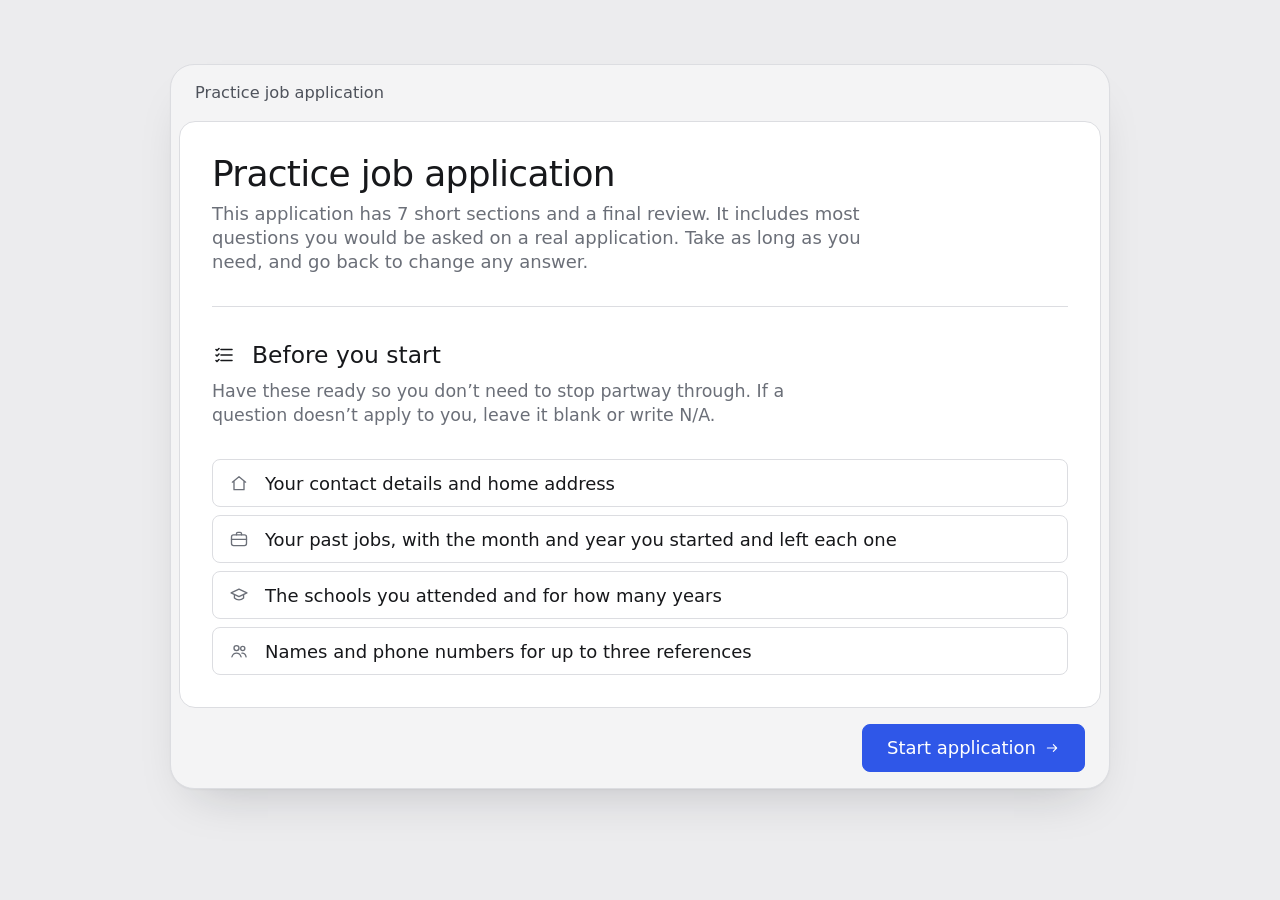
<file: prototypes/invisible-obstacles/index.html>
<!DOCTYPE html>
<html lang="en">
<head>
<meta charset="utf-8">
<meta http-equiv="Content-Security-Policy" content="default-src 'self'; script-src 'self' 'unsafe-inline'; style-src 'self' 'unsafe-inline' https://fonts.googleapis.com; font-src 'self' https://fonts.gstatic.com; img-src 'self' data:; media-src 'self'; connect-src 'self'; object-src 'none'; frame-src 'none'; base-uri 'self'; form-action 'self'; upgrade-insecure-requests">
<meta name="referrer" content="strict-origin-when-cross-origin">
<meta name="viewport" content="width=device-width, initial-scale=1">
<title>Invisible Obstacles prototype · Vedant Atram</title>
<link rel="preconnect" href="https://fonts.googleapis.com">
<link rel="preconnect" href="https://fonts.gstatic.com" crossorigin>
<link href="https://fonts.googleapis.com/css2?family=Atkinson+Hyperlegible+Next:wght@300;400;600&family=Atkinson+Hyperlegible+Mono:wght@400&display=swap" rel="stylesheet">
<style>
/* A quiet, neutral modal-card form: grey step bar, segmented progress, soft inputs, generous air.
   Built for blind and low-vision screen-reader users: AA contrast labels, native controls, linear reading order. */
:root {
  --bg: #ECECEE;
  --surface: #FFFFFF;
  --bar: #F4F4F5;
  --ink: #17181B;
  --muted: #4E525B;
  --soft: #6B6F78;
  --line: #DCDDE1;
  --field: #C9CBD1;
  --accent: #2F57E8;
  --accent-ink: #FFFFFF;
  --accent-soft: #EEF2FE;
  --dot: #2F57E8;
  --ring: #B9C8F8;
  --error: #C0271D;
  --error-soft: #FDF1F0;
  --ok: #2F57E8;
  --font-body: "Atkinson Hyperlegible Next", "Atkinson Hyperlegible", system-ui, -apple-system, sans-serif;
  --font-mono: "Atkinson Hyperlegible Mono", ui-monospace, Menlo, monospace;
  --chev: url("data:image/svg+xml,%3Csvg xmlns='http://www.w3.org/2000/svg' viewBox='0 0 24 24' fill='none' stroke='%2317181B' stroke-width='1.8' stroke-linecap='round' stroke-linejoin='round'%3E%3Cpath d='M6 9l6 6 6-6'/%3E%3C/svg%3E");
  color-scheme: light;
}
@media (prefers-color-scheme: dark) {
  :root:not([data-theme="light"]) {
    --bg: #0F1012; --surface: #191A1D; --bar: #212226; --ink: #F2F2F4; --muted: #B4B7BF; --soft: #9A9DA6; --line: #2E3035; --field: #44474E;
    --accent: #8EA9FF; --accent-ink: #111214; --accent-soft: #1E2333; --dot: #8EA9FF; --ring: #3D63C9; --error: #FF8A80; --error-soft: #2E1A19; --ok: #8EA9FF;
    --chev: url("data:image/svg+xml,%3Csvg xmlns='http://www.w3.org/2000/svg' viewBox='0 0 24 24' fill='none' stroke='%23F2F2F4' stroke-width='1.8' stroke-linecap='round' stroke-linejoin='round'%3E%3Cpath d='M6 9l6 6 6-6'/%3E%3C/svg%3E");
    color-scheme: dark;
  }
}
:root[data-theme="dark"] {
  --bg: #0F1012; --surface: #191A1D; --bar: #212226; --ink: #F2F2F4; --muted: #B4B7BF; --soft: #9A9DA6; --line: #2E3035; --field: #44474E;
  --accent: #8EA9FF; --accent-ink: #111214; --accent-soft: #1E2333; --dot: #8EA9FF; --ring: #3D63C9; --error: #FF8A80; --error-soft: #2E1A19; --ok: #8EA9FF;
  --chev: url("data:image/svg+xml,%3Csvg xmlns='http://www.w3.org/2000/svg' viewBox='0 0 24 24' fill='none' stroke='%23F2F2F4' stroke-width='1.8' stroke-linecap='round' stroke-linejoin='round'%3E%3Cpath d='M6 9l6 6 6-6'/%3E%3C/svg%3E");
  color-scheme: dark;
}

* { box-sizing: border-box; }
html { font-size: 112.5%; }
body { margin: 0; background: var(--bg); color: var(--ink); font-family: var(--font-body); line-height: 1.5; padding: 64px 16px; }
h1, h2, h3 { text-wrap: balance; margin: 0; line-height: 1.2; }
p { margin: 0; }
.vh { position: absolute !important; width: 1px; height: 1px; overflow: hidden; clip: rect(0 0 0 0); white-space: nowrap; }
:focus-visible { outline: 2px solid var(--accent); outline-offset: 2px; box-shadow: 0 0 0 6px var(--ring); }
[hidden] { display: none !important; }

.skip { position: absolute; left: 16px; top: -64px; background: var(--ink); color: var(--surface); padding: 8px 16px; border-radius: 8px; z-index: 20; }
.skip:focus { top: 16px; }

/* Card stack */
.stack { max-width: 940px; margin: 0 auto; position: relative; }
.card { position: relative; z-index: 1; background: var(--bar); border: 1px solid var(--line); border-radius: 24px; padding: 8px; box-shadow: 0 1px 2px rgba(0,0,0,.04), 0 24px 48px -24px rgba(20,22,28,.22); }
.card:focus { outline: none; box-shadow: 0 1px 2px rgba(0,0,0,.04), 0 24px 48px -24px rgba(20,22,28,.22); }
.bar { display: flex; justify-content: space-between; align-items: center; gap: 16px; height: 48px; padding: 0 16px 8px; font-size: .9rem; line-height: 24px; color: var(--muted); }
.bar .org { display: flex; align-items: center; gap: 8px; }
.inner { background: var(--surface); border-radius: 16px; border: 1px solid var(--line); padding: 32px; display: grid; grid-template-columns: minmax(0, 1fr); gap: 32px; }
@media (max-width: 600px) { body { padding: 32px 8px; } .card { border-radius: 16px; padding: 4px; } .inner { padding: 16px; gap: 32px; border-radius: 12px; } .bar { height: 40px; padding: 0 12px 4px; } .foot { padding: 16px 12px 12px; } }

.step { display: grid; gap: 32px; }
.step.enter { animation: rise .3s cubic-bezier(.2,.7,.2,1) both; }
@keyframes rise { from { opacity: 0; transform: translateY(8px); } to { opacity: 1; transform: none; } }

.titleblock { display: grid; gap: 8px; }
h1 { font-weight: 400; font-size: 2rem; line-height: 40px; letter-spacing: -.02em; }
h1:focus, h3:focus { outline: none; box-shadow: none; }
.desc { color: var(--soft); font-size: 1rem; line-height: 24px; max-width: 58ch; }

/* Segmented progress */
.seg ol { list-style: none; margin: 0; padding: 4px; display: grid; grid-template-columns: repeat(8, auto); justify-content: space-between; gap: 0; background: var(--bar); border: 1px solid var(--line); border-radius: 12px; }
.seg li { display: flex; align-items: center; justify-content: center; gap: 4px; height: 32px; padding: 0 8px; white-space: nowrap; border-radius: 8px; font-size: .8rem; color: var(--soft); text-align: center; line-height: 16px; }
.seg li[aria-current="step"] { background: var(--surface); color: var(--ink); box-shadow: 0 1px 2px rgba(0,0,0,.06), 0 0 0 1px var(--line); }
.seg .mk { flex: none; }
.seg ol { overflow: hidden; }
.seg.compact li:not([aria-current]) .lbl { position: absolute; width: 1px; height: 1px; overflow: hidden; clip: rect(0 0 0 0); white-space: nowrap; }
.seg.compact li { padding: 0 8px; }
.seg.compact li[aria-current="step"] { padding: 0 16px; }
.seg.compact li:not(.done):not([aria-current]) .mk { display: block; }
.seg li[aria-current="step"] .mk { width: 8px; height: 8px; border-radius: 50%; background: var(--dot); }
.seg li.done { color: var(--muted); }
.seg li.done .mk { width: 16px; height: 16px; color: var(--ok); }
.seg li:not(.done):not([aria-current]) .mk { width: 6px; height: 6px; border-radius: 50%; background: var(--field); }
.seg svg { display: block; width: 16px; height: 16px; }
@media (min-width: 941px) { .seg li:not(.done):not([aria-current]) .mk { display: none; } }
@media (max-width: 940px) {
  .seg li:not([aria-current]) .lbl { position: absolute; width: 1px; height: 1px; overflow: hidden; clip: rect(0 0 0 0); white-space: nowrap; }
  .seg li { padding: 0 8px; }
  .seg li[aria-current="step"] { padding: 0 16px; }
}

.rule { border: 0; border-top: 1px solid var(--line); margin: 0; }
.section { display: grid; gap: 8px; }
.section h2 { display: flex; align-items: center; gap: 16px; font-weight: 400; font-size: 1.3rem; line-height: 32px; }
.section h2 svg { width: 24px; height: 24px; flex: none; color: var(--ink); }
.section .desc { font-size: .97rem; }

/* Fields */
.fields { display: grid; gap: 32px; }
.row2 { display: grid; grid-template-columns: 1fr 1fr; gap: 32px 16px; }
.row3 { display: grid; grid-template-columns: 2fr 1.2fr 1fr; gap: 32px 16px; }
.row3 { grid-template-columns: 1.5fr 1.3fr 1fr; }
.row3.names { grid-template-columns: 1fr max-content 1fr; }
.half { max-width: calc(50% - 8px); }
/* Columns share label, hint, error and input rows so everything lines up whatever each field contains */
@media (min-width: 641px) {
  .row2, .row3 { row-gap: 0; align-items: start; grid-template-rows: repeat(4, auto); }
  .row2 > .field, .row3 > .field { grid-row: 1 / span 4; grid-template-rows: subgrid; row-gap: 0; }
  :is(.row2, .row3) > .field > label { grid-row: 1; margin-bottom: 8px; }
  :is(.row2, .row3) > .field > .hint { grid-row: 2; margin-bottom: 8px; }
  :is(.row2, .row3) > .field > .err { grid-row: 3; margin-bottom: 8px; }
  :is(.row2, .row3) > .field > :is(input, select, textarea) { grid-row: 4; }
  .names > .field > label { white-space: nowrap; }
}
@media (max-width: 640px) { .half { max-width: none; } }
@media (max-width: 640px) { .row2, .row3, .row3.names { grid-template-columns: 1fr; } }
.field { display: grid; gap: 8px; align-content: start; }
label, legend { font-size: 1rem; line-height: 24px; color: var(--muted); }
legend { padding: 0; margin-bottom: 8px; }
fieldset { border: 0; margin: 0; padding: 0; min-width: 0; display: grid; gap: 8px; }
.hint { color: var(--soft); font-size: .9rem; line-height: 24px; }
.opt { color: var(--soft); }
input[type="text"], input[type="email"], input[type="tel"], textarea, select {
  font: inherit; color: var(--ink); background-color: var(--surface); width: 100%;
  border: 1px solid var(--field); border-radius: 8px; min-height: 48px; padding: 11px 16px; line-height: 24px; margin: 0;
  transition: border-color .15s, box-shadow .15s;
}
select { appearance: none; -webkit-appearance: none; background-image: var(--chev); background-repeat: no-repeat; background-position: right 16px center; background-size: 16px; padding-right: 48px; cursor: pointer; }
input[type="text"]:hover, input[type="email"]:hover, input[type="tel"]:hover, textarea:hover, select:hover { border-color: var(--soft); }
input[type="text"]:focus, input[type="email"]:focus, input[type="tel"]:focus, textarea:focus, select:focus { border-color: var(--accent); }
textarea { min-height: 128px; resize: vertical; }
.money { position: relative; max-width: 14rem; }
.money span { position: absolute; left: 18px; top: 50%; transform: translateY(-45%); color: var(--muted); pointer-events: none; }
.money input { padding-left: 34px; }

.date { display: flex; gap: 16px; flex-wrap: wrap; }
.date .field { gap: 4px; }
.date label { font-size: .9rem; color: var(--soft); }
.w-2 { width: 80px !important; text-align: center; }
.w-4 { width: 112px !important; text-align: center; }
.w-zip { max-width: 10rem; }
@media (max-width: 480px) { .w-2 { width: 64px !important; } .w-4 { width: 96px !important; } .date { gap: 8px; } }

.choices { display: grid; grid-template-columns: repeat(auto-fill, minmax(min(100%, 224px), 1fr)); gap: 8px 16px; }
.choices.stack1 { grid-template-columns: 1fr; }
.choices.days { grid-template-columns: repeat(auto-fill, minmax(140px, 1fr)); }
.choice { position: relative; display: flex; gap: 16px; align-items: center; border: 1px solid var(--field); border-radius: 8px; min-height: 48px; padding: 8px 16px; background: var(--surface); transition: border-color .15s, background .15s; }
.choice:hover { border-color: var(--soft); }
.choice:has(input:checked) { border-color: var(--accent); box-shadow: 0 0 0 1px var(--accent); background: var(--accent-soft); }
.choice input { width: 20px; height: 20px; margin: 0; accent-color: var(--accent); flex: none; }
.choice label { color: var(--ink); cursor: pointer; }
.choice label::after { content: ""; position: absolute; inset: 0; }

.reveal { border-left: 2px solid var(--accent); padding-left: 16px; display: grid; gap: 32px; }

.job { border: 1px solid var(--line); border-radius: 16px; padding: 32px; display: grid; gap: 32px; }
.jobhead { display: flex; justify-content: space-between; align-items: center; gap: 16px; }
.jobhead h3 { font-weight: 600; font-size: 1.1rem; }
.addjob { justify-self: start; }
.field > .choice { justify-self: start; min-width: min(100%, 288px); padding-right: 32px; }
@media (max-width: 600px) { .job, .refcard { padding: 16px; } .field > .choice { justify-self: stretch; } }

.upload { display: flex; align-items: center; gap: 16px; flex-wrap: wrap; border: 1px dashed var(--field); border-radius: 8px; padding: 16px; }
.upload svg { width: 24px; height: 24px; color: var(--soft); flex: none; }
input[type="file"] { font: inherit; font-size: .95rem; color: var(--muted); max-width: 100%; }
input[type="file"]::file-selector-button { font: inherit; padding: 8px 14px; border-radius: 10px; border: 1.5px solid var(--field); background: var(--bar); color: var(--ink); margin-right: 12px; cursor: pointer; }

.refcard { border: 1px solid var(--line); border-radius: 16px; padding: 32px; display: grid; gap: 32px; }
.refcard h3 { font-weight: 600; font-size: 1.1rem; }

[aria-invalid="true"] { border-color: var(--error) !important; background-color: var(--error-soft) !important; }
.err { color: var(--error); font-weight: 600; font-size: .95rem; line-height: 24px; display: flex; gap: 8px; align-items: center; }
.err svg { width: 16px; height: 16px; flex: none; }
fieldset.has-error .choice { border-color: var(--error); }

#summarySlot:empty { display: none; }
.summary { background: var(--error-soft); border: 1px solid var(--error); border-left-width: 4px; border-radius: 8px; padding: 16px; display: grid; gap: 8px; }
.summary:focus, .summary:focus-visible { outline: none; box-shadow: 0 0 0 4px color-mix(in srgb, var(--error) 18%, transparent); }
.summary h2 { font-size: 1.1rem; line-height: 24px; font-weight: 600; color: var(--error); display: flex; gap: 8px; align-items: center; }
.summary h2 svg { width: 20px; height: 20px; }
.summary ul { margin: 0; padding-left: 40px; display: grid; gap: 0; }
.summary a { color: var(--error); text-underline-offset: 3px; }

.checklist { list-style: none; margin: 0; padding: 0; display: grid; gap: 8px; }
.checklist li { display: flex; gap: 16px; align-items: center; border: 1px solid var(--line); border-radius: 8px; min-height: 48px; padding: 8px 16px; }
.checklist svg { width: 20px; height: 20px; color: var(--soft); flex: none; }
.notice { background: var(--bar); border-radius: 8px; padding: 16px; color: var(--muted); font-size: .95rem; }

/* Footer actions */
.foot { display: flex; justify-content: space-between; align-items: center; gap: 16px; padding: 16px 16px 8px; flex-wrap: wrap; }
.foot .right { margin-left: auto; }
.btn { font: inherit; font-size: 1rem; line-height: 24px; min-height: 48px; padding: 0 24px; border-radius: 8px; cursor: pointer; display: inline-flex; align-items: center; gap: 8px; transition: transform .15s, background .15s, filter .15s; }
.btn svg { width: 16px; height: 16px; }
.btn-primary { background: var(--accent); color: var(--accent-ink); border: 1.5px solid var(--accent); }
.btn-primary:hover { filter: brightness(1.08); }
.btn-quiet { background: var(--surface); color: var(--ink); border: 1px solid var(--field); }
.btn-quiet:hover { border-color: var(--soft); }
.btn-small { font-size: .9rem; min-height: 40px; padding: 0 16px; }
.linkbtn { font: inherit; background: none; border: 0; padding: 0; color: var(--accent); text-decoration: underline; text-underline-offset: 4px; cursor: pointer; }

/* Review */
.rsec { border: 1px solid var(--line); border-radius: 16px; overflow: hidden; }
.rsec-head { display: flex; justify-content: space-between; align-items: center; gap: 16px; padding: 16px; background: var(--bar); }
.rsec-head h3 { font-size: 1.05rem; font-weight: 600; }
.review { margin: 0; }
.review > div { display: grid; grid-template-columns: 208px 1fr; gap: 4px 16px; padding: 16px; align-items: baseline; }
.review > div + div { border-top: 1px solid var(--line); }
.review dt { color: var(--muted); }
.review dd { margin: 0; overflow-wrap: anywhere; white-space: pre-line; }
@media (max-width: 600px) { .review > div { grid-template-columns: 1fr; } }
.sigdate { color: var(--muted); }

.done { display: grid; justify-items: start; gap: 16px; }
.done .tick { width: 64px; height: 64px; border-radius: 50%; background: color-mix(in srgb, var(--ok) 14%, var(--surface)); color: var(--ok); display: grid; place-items: center; }
.done .tick svg { width: 28px; height: 28px; }
.refbox { border: 1px solid var(--line); border-radius: 16px; padding: 16px; display: grid; gap: 2px; background: var(--bar); }
.refbox span { color: var(--soft); font-size: .9rem; }
.refbox strong { font-family: var(--font-mono); font-weight: 400; font-size: 1.5rem; letter-spacing: .04em; }
.next { margin: 0; padding-left: 24px; display: grid; gap: 8px; color: var(--muted); }

/* Motion: each movement explains a state change; none moves focus, all switch off with reduced motion */
.seg li[aria-current="step"] { animation: pill .4s cubic-bezier(.2,.8,.2,1) both; }
@keyframes pill { from { transform: scale(.92); opacity: .4; } to { transform: none; opacity: 1; } }
.seg li.done .mk svg { animation: pop .35s .1s cubic-bezier(.3,1.6,.5,1) both; }
@keyframes pop { from { transform: scale(0); } to { transform: none; } }
.summary { animation: drop .32s cubic-bezier(.2,.8,.2,1) both; }
@keyframes drop { from { opacity: 0; transform: translateY(-10px); } to { opacity: 1; transform: none; } }
.err:not([hidden]) { animation: fadein .3s ease both; }
@keyframes fadein { from { opacity: 0; transform: translateX(-4px); } to { opacity: 1; transform: none; } }
.reveal, .soft-reveal { animation: unfold .35s cubic-bezier(.2,.8,.2,1) both; }
@keyframes unfold { from { opacity: 0; transform: translateY(-6px); } to { opacity: 1; transform: none; } }
.enter-job { animation: newjob .5s cubic-bezier(.2,.8,.2,1) both; }
@keyframes newjob { 0% { opacity: 0; transform: translateY(14px); box-shadow: 0 0 0 0 var(--ring); } 60% { opacity: 1; transform: none; box-shadow: 0 0 0 6px var(--ring); } 100% { box-shadow: 0 0 0 0 transparent; } }
.choice input { transition: transform .15s; }
.choice input:checked { animation: tickin .25s cubic-bezier(.3,1.6,.5,1); }
@keyframes tickin { from { transform: scale(.7); } to { transform: none; } }
.done .tick { animation: ring .6s cubic-bezier(.2,.8,.2,1) both; }
@keyframes ring { from { transform: scale(.6); opacity: 0; box-shadow: 0 0 0 0 color-mix(in srgb, var(--ok) 40%, transparent); } 70% { opacity: 1; transform: none; box-shadow: 0 0 0 14px transparent; } }
.done .tick .draw { stroke-dasharray: 24; stroke-dashoffset: 24; animation: draw .45s .35s ease-out forwards; }
@keyframes draw { to { stroke-dashoffset: 0; } }
.done .refbox, .done .section, .done .next { animation: rise .4s .5s cubic-bezier(.2,.7,.2,1) both; }

@media (prefers-reduced-motion: reduce) { .done .tick .draw { stroke-dashoffset: 0; } }
@media (prefers-reduced-motion: reduce) { *, *::before, *::after { animation: none !important; transition: none !important; } }
</style>
</head>
<body>
<a class="skip" href="#app">Skip to application</a>

<div class="stack">
  <main class="card" id="app" tabindex="-1">
    <div class="bar" id="bar"></div>
    <div class="inner">
      <div id="summarySlot"></div>
      <form id="form" novalidate><div id="stepSlot" class="step"></div></form>
    </div>
    <div class="foot" id="foot"></div>
  </main>
</div>

<div class="vh" aria-live="polite" id="live"></div>

<script>
(function () {
  var TOTAL = 8, APP = "Practice job application", MAXJOBS = 5;
  var STEPS = ["Contact", "Eligibility", "Education", "Employment", "References", "Schedule", "Background", "Review"];
  var TITLES = { 0: "Practice job application", 1: "Personal contact information", 2: "Eligibility, position and salary", 3: "Education, training and military service", 4: "Employment history", 5: "References", 6: "Schedule preferences", 7: "Criminal history", 8: "Check your answers", 9: "Application complete" };
  var MONTHS = ["January","February","March","April","May","June","July","August","September","October","November","December"];
  var STATES = ["Alabama","Alaska","American Samoa","Arizona","Arkansas","California","Colorado","Connecticut","Delaware","District of Columbia","Florida","Georgia","Guam","Hawaii","Idaho","Illinois","Indiana","Iowa","Kansas","Kentucky","Louisiana","Maine","Maryland","Massachusetts","Michigan","Minnesota","Mississippi","Missouri","Montana","Nebraska","Nevada","New Hampshire","New Jersey","New Mexico","New York","North Carolina","North Dakota","Northern Mariana Islands","Ohio","Oklahoma","Oregon","Pennsylvania","Puerto Rico","Rhode Island","South Carolina","South Dakota","Tennessee","Texas","U.S. Virgin Islands","Utah","Vermont","Virginia","Washington","West Virginia","Wisconsin","Wyoming"];
  var YEARS = ["1", "2", "3", "4", "5 or more"];
  var SCHED = ["Evenings", "Weekends", "Holidays", "Overtime"];
  var NOW = new Date(), THIS_YEAR = NOW.getFullYear();
  var JOBKEYS = ["employer", "address", "start-m", "start-y", "end-m", "end-y", "current", "salary", "position", "reason"];

  function newJob() { var j = {}; JOBKEYS.forEach(function (k) { j[k] = k === "current" ? false : ""; }); return j; }
  var data = { jobs: [newJob()], sched: [] }, step = 0, returnToReview = false, justAdded = -1;
  function g(k) { return data[k] == null ? "" : data[k]; }

  function ic(d) { return '<svg viewBox="0 0 24 24" fill="none" stroke="currentColor" stroke-width="1.6" stroke-linecap="round" stroke-linejoin="round" aria-hidden="true">' + d + '</svg>'; }
  var I = {
    check: ic('<path d="M5 12.5l4.5 4.5L19 7.5"/>'), arrow: ic('<path d="M5 12h14m-5-5l5 5-5 5"/>'), back: ic('<path d="M19 12H5m5-5l-5 5 5 5"/>'),
    user: ic('<circle cx="12" cy="8" r="3.5"/><path d="M4.5 20c1.2-3.8 4-5.5 7.5-5.5s6.3 1.7 7.5 5.5"/>'),
    home: ic('<path d="M4 11l8-6.5 8 6.5M6 9.5V20h12V9.5"/>'),
    shield: ic('<path d="M12 3.5l7 2.8v5.2c0 4.3-2.9 7.6-7 9-4.1-1.4-7-4.7-7-9V6.3z"/><path d="M9 12l2.2 2.2L15.5 10"/>'),
    cal: ic('<rect x="3.5" y="5" width="17" height="15" rx="2.5"/><path d="M3.5 10h17M8 3v4M16 3v4"/>'),
    clock: ic('<circle cx="12" cy="12" r="8.5"/><path d="M12 7.5V12l3 2"/>'),
    case: ic('<rect x="3" y="7" width="18" height="13" rx="2.5"/><path d="M9 7V5.5A1.5 1.5 0 0 1 10.5 4h3A1.5 1.5 0 0 1 15 5.5V7M3 12.5h18"/>'),
    cap: ic('<path d="M2.5 9.5L12 5l9.5 4.5L12 14z"/><path d="M6.5 11.5v4.2c1.5 1.4 3.4 2.1 5.5 2.1s4-.7 5.5-2.1v-4.2"/>'),
    star: ic('<path d="M12 4l2.4 5 5.4.6-4 3.7 1.1 5.3L12 16l-4.9 2.6 1.1-5.3-4-3.7 5.4-.6z"/>'),
    flag: ic('<path d="M5 21V4m0 0h11l-2 4 2 4H5"/>'),
    list: ic('<path d="M9 6.5h11M9 12h11M9 17.5h11"/><path d="M4 6.5l1 1 2-2M4 12l1 1 2-2M4 17.5l1 1 2-2"/>'),
    mail: ic('<rect x="3" y="5.5" width="18" height="13" rx="2.5"/><path d="M3.5 7l8.5 6 8.5-6"/>'),
    people: ic('<circle cx="9" cy="8.5" r="3"/><path d="M3.5 19c.9-3 3-4.5 5.5-4.5s4.6 1.5 5.5 4.5"/><circle cx="16.5" cy="9" r="2.5"/><path d="M15.5 14.6c2.3-.2 4.2 1.2 5 4.4"/>'),
    scale: ic('<path d="M12 4v16M6 20h12M5 8h14M5 8l-2.5 6a3 3 0 0 0 5 0zM19 8l-2.5 6a3 3 0 0 0 5 0z"/>'),
    plus: ic('<path d="M12 5v14M5 12h14"/>'),
    alert: ic('<circle cx="12" cy="12" r="9"/><path d="M12 7.5v5.5M12 16.5v.01"/>')
  };

  var slot = document.getElementById("stepSlot"), summarySlot = document.getElementById("summarySlot");
  var bar = document.getElementById("bar"), foot = document.getElementById("foot");

  /* ---------- building blocks ---------- */
  function esc(s) { return String(s == null ? "" : s).replace(/[&<>"]/g, function (c) { return { "&": "&amp;", "<": "&lt;", ">": "&gt;", '"': "&quot;" }[c]; }); }
  function opt(o) { return o ? ' <span class="opt">(optional)</span>' : ''; }
  function errP(id) { return '<p class="err" id="' + id + '-err" data-finding="3" hidden></p>'; }
  function hintP(id, h) { return h ? '<p class="hint" id="' + id + '-hint" data-finding="3">' + h + '</p>' : ''; }
  function db(id, h) { return (h ? id + '-hint ' : '') + id + '-err'; }
  function progress() {
    return '<nav class="seg" aria-label="Application progress" data-finding="1"><ol>' + STEPS.map(function (s, k) {
      var i = k + 1, cur = i === step, done = i < step;
      return '<li' + (cur ? ' aria-current="step"' : '') + (done ? ' class="done"' : '') + '><span class="mk" aria-hidden="true">' + (done ? I.check : '') + '</span><span class="lbl">' + s +
        '<span class="vh">' + (cur ? ", current step" : done ? ", completed" : ", not started") + '</span></span></li>';
    }).join("") + '</ol></nav>';
  }
  function head(title, desc) {
    var cap = step >= 1 && step <= TOTAL ? "Step " + step + " of " + TOTAL : "";
    return '<div class="titleblock" data-finding="1"><h1 tabindex="-1" id="h1">' + (cap ? '<span class="vh">' + cap + ': </span>' : '') + title + '</h1>' + (desc ? '<p class="desc">' + desc + '</p>' : '') + '</div>';
  }
  function section(icon, title, desc) { return '<hr class="rule"><div class="section" data-finding="1"><h2>' + icon + title + '</h2>' + (desc ? '<p class="desc">' + desc + '</p>' : '') + '</div>'; }
  function text(id, label, o) {
    o = o || {}; var v = o.value != null ? o.value : g(id);
    var input = '<input type="' + (o.type || "text") + '" id="' + id + '" value="' + esc(v) + '"' + (o.auto ? ' autocomplete="' + o.auto + '"' : ' autocomplete="off"') +
      (o.mode ? ' inputmode="' + o.mode + '"' : '') + (o.max ? ' maxlength="' + o.max + '"' : '') + (o.optional ? '' : ' aria-required="true"') +
      ' aria-describedby="' + db(id, o.hint) + '" spellcheck="false"' + (o.cls ? ' class="' + o.cls + '"' : '') + '>';
    return '<div class="field" id="' + id + '-wrap" data-finding="3"><label for="' + id + '">' + label + opt(o.optional) + '</label>' + hintP(id, o.hint) + errP(id) + input + '</div>';
  }
  function area(id, label, o) {
    o = o || {}; var v = o.value != null ? o.value : g(id);
    return '<div class="field" id="' + id + '-wrap" data-finding="3"><label for="' + id + '">' + label + opt(o.optional) + '</label>' + hintP(id, o.hint) + errP(id) +
      '<textarea id="' + id + '"' + (o.optional ? '' : ' aria-required="true"') + ' aria-describedby="' + db(id, o.hint) + '">' + esc(v) + '</textarea></div>';
  }
  function select(id, label, options, o) {
    o = o || {};
    return '<div class="field' + (o.cls ? " " + o.cls : "") + '" id="' + id + '-wrap" data-finding="2"><label for="' + id + '">' + label + opt(o.optional) + '</label>' + hintP(id, o.hint) + errP(id) +
      '<select id="' + id + '"' + (o.auto ? ' autocomplete="' + o.auto + '"' : '') + (o.optional ? '' : ' aria-required="true"') + ' aria-describedby="' + db(id, o.hint) + '">' +
      '<option value="">Select one</option>' + options.map(function (x) { return '<option' + (x === g(id) ? ' selected' : '') + '>' + x + '</option>'; }).join("") + '</select></div>';
  }
  function radios(name, legend, options, o) {
    o = o || {};
    return '<fieldset id="' + name + '-wrap" data-finding="2" aria-describedby="' + db(name, o.hint) + '"><legend>' + legend + opt(o.optional) + '</legend>' + hintP(name, o.hint) + errP(name) +
      '<div class="choices' + (o.stack ? ' stack1' : '') + '">' + options.map(function (x, i) {
        var id = name + "-" + i;
        return '<div class="choice"><input type="radio" id="' + id + '" name="' + name + '" value="' + esc(x) + '"' + (g(name) === x ? " checked" : "") +
          (o.reveal ? ' aria-controls="' + o.reveal.id + '" data-reveal="' + o.reveal.id + '" data-when="' + o.reveal.when + '"' : '') + '><label for="' + id + '">' + x + '</label></div>';
      }).join("") + '</div></fieldset>';
  }
  function reveal(id, show, inner) { return '<div class="reveal" id="' + id + '"' + (show ? '' : ' hidden') + '>' + inner + '</div>'; }
  function checkbox(id, label, checked) {
    return '<div class="field" id="' + id + '-wrap" data-finding="2">' + errP(id) + '<div class="choice"><input type="checkbox" id="' + id + '"' + (checked ? " checked" : "") + ' aria-describedby="' + id + '-err"><label for="' + id + '">' + label + '</label></div></div>';
  }
  function dateMDY(key, legend, o) {
    o = o || {};
    function part(p, lab, cls, max) { return '<div class="field"><label for="' + key + '-' + p + '">' + lab + '</label><input type="text" inputmode="numeric" id="' + key + '-' + p + '" class="' + cls + '" maxlength="' + max + '" value="' + esc(g(key + '-' + p)) + '" autocomplete="off"></div>'; }
    return '<fieldset id="' + key + '-wrap" data-finding="2 3" aria-describedby="' + key + '-hint ' + key + '-err"><legend>' + legend + opt(o.optional) + '</legend><p class="hint" id="' + key + '-hint">' + (o.hint || "For example, 3 15 2027") + '</p>' + errP(key) +
      '<div class="date">' + part("m", "Month", "w-2", 2) + part("d", "Day", "w-2", 2) + part("y", "Year", "w-4", 4) + '</div></fieldset>';
  }
  function monthYear(key, legend, m, y, o) {
    o = o || {};
    return '<fieldset id="' + key + '-wrap" data-finding="2 3" aria-describedby="' + key + '-hint ' + key + '-err"><legend>' + legend + opt(o.optional) + '</legend><p class="hint" id="' + key + '-hint">For example, 6 2023</p>' + errP(key) +
      '<div class="date"><div class="field"><label for="' + key + '-m">Month</label><input type="text" inputmode="numeric" id="' + key + '-m" class="w-2" maxlength="2" value="' + esc(m) + '" autocomplete="off"></div>' +
      '<div class="field"><label for="' + key + '-y">Year</label><input type="text" inputmode="numeric" id="' + key + '-y" class="w-4" maxlength="4" value="' + esc(y) + '" autocomplete="off"></div></div></fieldset>';
  }

  function jobBlock(j, i) {
    var k = "job" + i, n = i + 1, req = i === 0;
    return '<section class="job' + (i === justAdded ? ' enter-job' : '') + '" data-finding="1" id="' + k + '" aria-labelledby="' + k + '-h"><div class="jobhead"><h3 id="' + k + '-h" tabindex="-1">' + (i === 0 ? 'Employer 1: current or most recent' : 'Employer ' + n) + '</h3>' +
      (i > 0 ? '<button type="button" class="linkbtn" data-finding="1" data-remove="' + i + '">Remove<span class="vh"> employer ' + n + '</span></button>' : '') + '</div>' +
      '<div class="row2">' + text(k + "-employer", "Employer name", { value: j.employer, optional: !req }) + text(k + "-position", "Position", { value: j.position, optional: !req }) + '</div>' +
      text(k + "-address", "Employer address", { value: j.address, optional: true }) +
      monthYear(k + "-start", "Start date", j["start-m"], j["start-y"], { optional: !req }) +
      checkbox(k + "-current", "I currently work here", j.current) +
      '<div class="soft-reveal" id="' + k + '-endblock"' + (j.current ? ' hidden' : '') + '>' + monthYear(k + "-end", "End date", j["end-m"], j["end-y"], { optional: !req }) + '</div>' +
      '<div class="row2">' + text(k + "-salary", "Salary", { value: j.salary, optional: true, hint: "For example, $17 per hour" }) + text(k + "-reason", "Reason for leaving", { value: j.reason, optional: true }) + '</div></section>';
  }
  function school(p, title, req) {
    return '<section class="refcard" aria-labelledby="' + p + '-h"><h3 id="' + p + '-h">' + title + (req ? '' : ' <span class="opt">(optional)</span>') + '</h3>' +
      '<div class="row2">' + text(p + "name", "School name", { optional: true }) + text(p + "loc", "Location", { optional: true, hint: "City and state" }) + '</div>' +
      select(p + "years", "Years attended", YEARS, { optional: true, cls: "half" }) + radios(p + "grad", p === "hs" ? "Did you graduate or earn a high school equivalency?" : "Did you graduate?", ["Yes", "No"], { optional: true }) +
      text(p + "subj", "Subjects studied", { optional: true }) + '</section>';
  }
  function ref(n) {
    var p = "r" + n, req = n === 1;
    return '<section class="refcard" aria-labelledby="' + p + '-h"><h3 id="' + p + '-h">Reference ' + n + (req ? '' : ' <span class="opt">(optional)</span>') + '</h3>' +
      '<div class="row2">' + text(p + "name", "Full name", { optional: !req }) + text(p + "phone", "Phone number", { type: "tel", optional: !req, hint: "For example, 312 555 0147" }) + '</div>' +
      text(p + "address", "Address", { optional: true }) +
      '<div class="row2">' + text(p + "business", "Business", { optional: true, hint: "Where they work, or their occupation" }) + text(p + "years", "Years you’ve known them", { optional: true, mode: "numeric", max: 2, cls: "w-4" }) + '</div></section>';
  }

  /* ---------- steps ---------- */
  var views = {
    0: function () {
      return head("Practice job application", "This application has 7 short sections and a final review. It includes most questions you would be asked on a real application. Take as long as you need, and go back to change any answer.") +
        section(I.list, "Before you start", "Have these ready so you don’t need to stop partway through. If a question doesn’t apply to you, leave it blank or write N/A.") +
        '<ul class="checklist" data-finding="3"><li>' + I.home + 'Your contact details and home address</li><li>' + I.case + 'Your past jobs, with the month and year you started and left each one</li><li>' + I.cap + 'The schools you attended and for how many years</li><li>' + I.people + 'Names and phone numbers for up to three references</li></ul>';
    },
    1: function () {
      return progress() + head(TITLES[1], "We use these details to contact you. Today’s date is added for you when you submit.") +
        section(I.user, "Your name") + '<div class="fields">' +
        '<div class="row3 names">' + text("first", "First name", { auto: "given-name" }) + text("middle", "Middle initial", { auto: "additional-name", optional: true, max: 1, cls: "w-2" }) + text("last", "Last name", { auto: "family-name" }) + '</div></div>' +
        section(I.home, "Home address") + '<div class="fields">' +
        text("addr1", "Address line 1", { auto: "address-line1" }) + text("addr2", "Address line 2", { auto: "address-line2", optional: true, hint: "Apartment, suite or unit" }) +
        '<div class="row3">' + text("city", "City", { auto: "address-level2" }) + select("state", "State or territory", STATES, { auto: "address-level1" }) +
        text("zip", "ZIP code", { auto: "postal-code", mode: "numeric", max: 10 }) + '</div></div>' +
        section(I.mail, "How to reach you") + '<div class="fields"><div class="row2">' +
        text("phone", "Phone number", { type: "tel", auto: "tel", hint: "For example, 312 555 0147" }) + text("email", "Email address", { type: "email", auto: "email", hint: "For example, name@example.com" }) + '</div></div>';
    },
    2: function () {
      return progress() + head(TITLES[2], "Questions marked optional can be skipped.") +
        section(I.shield, "Eligibility") + '<div class="fields">' +
        radios("adult", "Are you 18 years or older?", ["Yes", "No"]) +
        radios("auth", "Are you legally authorized to work in the United States?", ["Yes", "No"]) + '</div>' +
        section(I.case, "The position") + '<div class="fields">' +
        text("position", "What position are you applying for?") +
        text("hours", "How many hours a week do you want to work?", { mode: "numeric", max: 2, cls: "w-4", hint: "A number, for example 30" }) +
        radios("immediate", "If hired, could you start immediately?", ["Yes", "No"], { reveal: { id: "startwhen", when: "No" } }) +
        reveal("startwhen", g("immediate") === "No", dateMDY("start", "When could you start?")) +
        text("salary", "What is your desired salary?", { optional: true, hint: "For example, $18 per hour or $38,000 a year" }) + '</div>' +
        section(I.user, "Your current situation") + '<div class="fields">' +
        radios("employed", "Are you employed now?", ["Yes", "No"], { reveal: { id: "inquirewrap", when: "Yes" } }) +
        reveal("inquirewrap", g("employed") === "Yes", radios("inquire", "May we contact your present employer?", ["Yes", "No"])) +
        radios("appliedbefore", "Have you applied to this company before?", ["Yes", "No"], { reveal: { id: "appliedwrap", when: "Yes" } }) +
        reveal("appliedwrap", g("appliedbefore") === "Yes", monthYear("appliedwhen", "When did you apply?", g("appliedwhen-m"), g("appliedwhen-y"), { optional: true }) + text("appliedwhere", "Where did you apply?", { optional: true, hint: "The location or department" })) +
        text("referred", "Who referred you?", { optional: true }) + '</div>';
    },
    3: function () {
      return progress() + head(TITLES[3], "Every question on this page is optional except veteran status. Leave out any school you didn’t attend.") +
        section(I.cap, "Schools") + '<div class="fields">' +
        school("hs", "High school", false) + school("col", "College or other higher education", false) + school("grad", "Graduate school", false) + '</div>' +
        section(I.star, "Skills and activities") + '<div class="fields">' +
        text("special", "Subjects of special study", { optional: true }) +
        area("skills", "Special skills", { optional: true }) +
        area("activities", "Activities", { optional: true, hint: "For example, athletic, civic or volunteer" }) + '</div>' +
        section(I.flag, "Military service") + '<div class="fields">' +
        radios("veteran", "Are you a U.S. military veteran?", ["Yes", "No"], { reveal: { id: "milwrap", when: "Yes" } }) +
        reveal("milwrap", g("veteran") === "Yes", text("military", "Military service", { optional: true, hint: "Branch and dates, for example Army, 2008 to 2012" })) + '</div>';
    },
    4: function () {
      /* Step 2 already asked "Are you employed now?", so don't make people say it twice */
      if (g("employed") === "Yes" && !data.curPrefilled) { data.curPrefilled = true; var j0 = data.jobs[0]; if (!JOBKEYS.some(function (x) { return x !== "current" && j0[x]; })) j0.current = true; }
      return progress() + head(TITLES[4], "Start with your current or most recent job. Paid and volunteer work both count.") +
        section(I.case, "Employers") + '<div class="fields">' +
        data.jobs.map(jobBlock).join("") +
        (data.jobs.length < MAXJOBS ? '<button type="button" class="btn btn-quiet btn-small addjob" id="addjob">' + I.plus + 'Add another employer</button>' : '') + '</div>' +
        section(I.star, "About your past jobs") + '<div class="fields">' +
        text("likedbest", "Which of your past jobs did you like best?", { optional: true }) +
        area("likedmost", "What did you like most about that job?", { optional: true }) +
        radios("dismissed", "Have you ever been dismissed or forced to resign from any job?", ["Yes", "No"], { reveal: { id: "dismisswrap", when: "Yes" } }) +
        reveal("dismisswrap", g("dismissed") === "Yes", area("dismissexplain", "Please explain")) + '</div>';
    },
    5: function () {
      return progress() + head(TITLES[5], "Someone who knows your work or character, such as a former manager, teacher or volunteer coordinator. We need at least one.") +
        section(I.people, "Your references") + '<div class="fields">' + ref(1) + ref(2) + ref(3) + '</div>';
    },
    6: function () {
      return progress() + head(TITLES[6], "You already told us how many hours a week you want. This page is only about when you can work.") +
        section(I.clock, "Your schedule") + '<div class="fields">' +
        radios("flexible", "Are you willing to work a flexible schedule, including evenings, weekends, holidays and overtime when asked?", ["Yes", "No"], { reveal: { id: "schedwrap", when: "No" } }) +
        reveal("schedwrap", g("flexible") === "No", '<fieldset id="sched-wrap" data-finding="2" aria-describedby="sched-hint sched-err"><legend>Which of these can’t you work?</legend><p class="hint" id="sched-hint" data-finding="3">Select all that apply.</p>' + errP("sched") +
        '<div class="choices stack1">' + SCHED.map(function (d, i) { return '<div class="choice"><input type="checkbox" id="sched-' + i + '" name="sched" value="' + d + '"' + (data.sched.indexOf(d) > -1 ? ' checked' : '') + '><label for="sched-' + i + '">' + d + '</label></div>'; }).join("") + '</div></fieldset>') + '</div>';
    },
    7: function () {
      return progress() + head(TITLES[7], "Answering yes does not automatically rule you out.") +
        section(I.scale, "Convictions") + '<div class="fields">' +
        radios("convicted", "Have you been convicted of a felony or a theft-related misdemeanor in the last 5 years?", ["Yes", "No"], { reveal: { id: "convwrap", when: "Yes" } }) +
        reveal("convwrap", g("convicted") === "Yes", area("convexplain", "Please explain")) + '</div>';
    },
    8: function () {
      function my(m, y) { return m ? MONTHS[+m - 1] + " " + y : ""; }
      function mdy(p) { return g(p + "-m") ? MONTHS[+g(p + "-m") - 1] + " " + (+g(p + "-d")) + ", " + g(p + "-y") : ""; }
      function rsec(title, s, rows) {
        return '<section class="rsec" data-finding="3" aria-labelledby="rs' + s + '"><div class="rsec-head"><h3 id="rs' + s + '">' + title + '</h3><button type="button" class="linkbtn" data-step="' + s + '">Change<span class="vh"> ' + title.toLowerCase() + '</span></button></div><dl class="review">' +
          rows.filter(function (r) { return r[2] !== false; }).map(function (r) { return '<div><dt>' + r[0] + '</dt><dd>' + (r[1] ? esc(r[1]) : '<span class="opt">Not answered</span>') + '</dd></div>'; }).join("") + '</dl></section>';
      }
      function schoolRow(p, name) { return [name, [g(p + "name"), g(p + "loc"), g(p + "years") ? (g(p + "years") === "1" ? "1 year" : g(p + "years") + " years") : "", g(p + "grad") ? "Graduated: " + g(p + "grad") : ""].filter(Boolean).join(", ")]; }
      var addr = [g("addr1"), g("addr2"), g("city") ? g("city") + ", " + g("state") + " " + g("zip") : ""].filter(Boolean).join("\n");
      var jobs = data.jobs.map(function (j, i) {
        return ["Employer " + (i + 1), [j.position && j.employer ? j.position + " at " + j.employer : j.employer || j.position, j["start-m"] ? my(j["start-m"], j["start-y"]) + " to " + (j.current ? "now" : my(j["end-m"], j["end-y"])) : "", j.salary ? "Salary: " + j.salary : "", j.reason ? "Left: " + j.reason : ""].filter(Boolean).join("\n")];
      });
      var refs = [1, 2, 3].map(function (n) { var p = "r" + n; return ["Reference " + n, [g(p + "name"), g(p + "phone"), g(p + "business")].filter(Boolean).join("\n"), n === 1 || !!g(p + "name")]; });
      return progress() + head(TITLES[8], "Choose Change to edit a section. You will come straight back here.") +
        section(I.list, "Your answers") + '<div class="fields">' +
        rsec("Personal contact information", 1, [["Application date", (function () { var d = new Date(); return MONTHS[d.getMonth()] + " " + d.getDate() + ", " + d.getFullYear() + " (added automatically)"; })()], ["Name", [g("first"), g("middle") ? g("middle") + "." : "", g("last")].filter(Boolean).join(" ")], ["Address", addr], ["Phone number", g("phone")], ["Email address", g("email")]]) +
        rsec("Eligibility, position and salary", 2, [["18 or older", g("adult")], ["Authorized to work in the US", g("auth")], ["Position", g("position")], ["Hours a week", g("hours")], ["Start immediately", g("immediate")], ["Could start", mdy("start"), g("immediate") === "No"], ["Desired salary", g("salary")], ["Employed now", g("employed")], ["May contact present employer", g("inquire"), g("employed") === "Yes"], ["Applied before", g("appliedbefore")], ["Applied", [g("appliedwhen-m") ? my(g("appliedwhen-m"), g("appliedwhen-y")) : "", g("appliedwhere")].filter(Boolean).join(", "), g("appliedbefore") === "Yes"], ["Referred by", g("referred")]]) +
        rsec("Education, training and military service", 3, [schoolRow("hs", "High school"), schoolRow("col", "College"), schoolRow("grad", "Graduate school"), ["Subjects of special study", g("special")], ["Special skills", g("skills")], ["Activities", g("activities")], ["Veteran", g("veteran")], ["Military service", g("military"), g("veteran") === "Yes"]]) +
        rsec("Employment history", 4, jobs.concat([["Liked best", g("likedbest")], ["What you liked most", g("likedmost")], ["Dismissed or forced to resign", g("dismissed")], ["Explanation", g("dismissexplain"), g("dismissed") === "Yes"]])) +
        rsec("References", 5, refs) +
        rsec("Schedule preferences", 6, [["Flexible schedule", g("flexible")], ["Can’t work", data.sched.join(", "), g("flexible") === "No"]]) +
        rsec("Criminal history", 7, [["Convicted in the last 5 years", g("convicted")], ["Explanation", g("convexplain"), g("convicted") === "Yes"]]) + '</div>';
    },
    9: function () {
      return '<div class="done"><span class="tick" aria-hidden="true"><svg viewBox="0 0 24 24" fill="none" stroke="currentColor" stroke-width="2" stroke-linecap="round" stroke-linejoin="round"><path class="draw" d="M5 12.5l4.5 4.5L19 7.5"/></svg></span>' +
        '<div class="titleblock" data-finding="1"><h1 tabindex="-1" id="h1">Application complete</h1><p class="desc">You answered every section of this practice application. Nothing has been sent or saved.</p></div>' +
        '<div class="section" data-finding="3"><h2>' + I.list + 'What happens next</h2></div>' +
        '<ol class="next"><li>Use your answers as a reference when you fill in a real application.</li><li>Gather anything you left blank, such as school details or extra references, before you apply.</li><li>Real applications may also ask for a resume and a signature.</li></ol></div>';
    }
  };

  function setTitle(err) { document.title = (err ? "Error: " : "") + TITLES[step] + (step >= 1 && step <= TOTAL ? " – Step " + step + " of " + TOTAL : "") + " – " + APP; }

  function renderChrome() {
    bar.innerHTML = '<span class="org">' + APP.charAt(0).toUpperCase() + APP.slice(1) + '</span>' +
      (step >= 1 && step <= TOTAL ? '<span aria-hidden="true" data-finding="1">Step ' + step + ' of ' + TOTAL + '</span>' : '');
    foot.hidden = step === 9;
    var primary = step === 0 ? "Start application" : step === TOTAL ? "Finish application" : "Continue";
    foot.innerHTML = step === 9 ? "" : (step >= 1 ? '<button type="button" class="btn btn-quiet" id="back">' + I.back + 'Back</button>' : '') +
      '<button type="submit" form="form" class="btn btn-primary right">' + primary + I.arrow + '</button>';
  }

  /* If every label won't fit on one line, show only the current step's label (the others stay in the accessible name) */
  function fitSeg() {
    var s = document.querySelector(".seg"); if (!s) return;
    s.classList.remove("compact"); var ol = s.firstElementChild;
    if (ol.scrollWidth > ol.clientWidth + 1) s.classList.add("compact");
  }
  window.addEventListener("resize", fitSeg);
  function render(focusId) {
    summarySlot.innerHTML = "";
    slot.innerHTML = views[step]();
    var inner = summarySlot.parentNode, oldSeg = inner.querySelector(":scope > .seg"), seg = slot.querySelector(".seg");
    if (oldSeg) inner.removeChild(oldSeg);
    if (seg) inner.insertBefore(seg, summarySlot);
    slot.classList.remove("enter"); void slot.offsetWidth; slot.classList.add("enter");
    renderChrome(); setTitle(false); wire(); fitSeg();
    var el = document.getElementById(focusId || "h1"); if (el) el.focus();
  }

  /* ---------- interactions ---------- */
  function wire() {
    var back = document.getElementById("back");
    if (back) back.onclick = function () { save(); returnToReview = false; step -= 1; render(); };
    Array.prototype.forEach.call(slot.querySelectorAll("[data-step]"), function (b) { b.onclick = function () { returnToReview = true; step = +b.dataset.step; render(); }; });
    Array.prototype.forEach.call(slot.querySelectorAll("input[data-reveal]"), function (r) {
      r.addEventListener("change", function () { document.getElementById(r.dataset.reveal).hidden = r.value !== r.dataset.when; });
    });
    Array.prototype.forEach.call(slot.querySelectorAll('[id$="-current"]'), function (c) {
      c.addEventListener("change", function () { document.getElementById(c.id.replace("-current", "-endblock")).hidden = c.checked; });
    });
    var add = document.getElementById("addjob");
    if (add) add.onclick = function () { save(); data.jobs.push(newJob()); var n = data.jobs.length - 1; justAdded = n; render("job" + n + "-h"); justAdded = -1; announce("Employer " + (n + 1) + " added"); };
    Array.prototype.forEach.call(slot.querySelectorAll("[data-remove]"), function (b) {
      b.onclick = function () { save(); var i = +b.dataset.remove; data.jobs.splice(i, 1); render("job" + (i - 1) + "-h"); announce("Employer " + (i + 1) + " removed"); };
    });
  }
  function announce(msg) { var l = document.getElementById("live"); l.textContent = ""; setTimeout(function () { l.textContent = msg; }, 80); }

  /* Generic save: every control on the step writes to data by its id or name */
  function save() {
    var radioNames = {};
    Array.prototype.forEach.call(slot.querySelectorAll("input, select, textarea"), function (el) {
      if (el.type === "file") return;
      var jm = el.id.match(/^job(\d+)-(.+)$/);
      var val = el.type === "checkbox" && !el.name ? el.checked : el.value.trim();
      if (jm) { if (data.jobs[+jm[1]]) data.jobs[+jm[1]][jm[2]] = el.type === "checkbox" ? el.checked : el.value.trim(); return; }
      if (el.type === "radio") { radioNames[el.name] = true; return; }
      if (el.type === "checkbox" && el.name) return;
      data[el.id] = val;
    });
    Object.keys(radioNames).forEach(function (n) { var c = slot.querySelector('input[name="' + n + '"]:checked'); data[n] = c ? c.value : ""; });
    var sc = slot.querySelectorAll('input[name="sched"]');
    if (sc.length) data.sched = Array.prototype.filter.call(sc, function (c) { return c.checked; }).map(function (c) { return c.value; });
  }

  /* errors: [key, message, focusId, invalidIds] */
  function digits(s) { return String(s).replace(/\D/g, ""); }
  function cap1(s) { return s.charAt(0).toUpperCase() + s.slice(1); }
  function checkMDY(e, key, label, rule) {
    var m = g(key + "-m"), d = g(key + "-d"), y = g(key + "-y"), miss = [];
    if (!m) miss.push("month"); if (!d) miss.push("day"); if (!y) miss.push("year");
    var all = [key + "-m", key + "-d", key + "-y"];
    if (miss.length === 3) { e.push([key, "Enter " + label, key + "-m", all]); return; }
    if (miss.length) { e.push([key, cap1(label) + " must include a " + miss.join(" and a "), key + "-" + miss[0][0], miss.map(function (x) { return key + "-" + x[0]; })]); return; }
    var dt = new Date(+y, +m - 1, +d);
    if (!/^\d+$/.test(m + d + y) || y.length !== 4 || dt.getFullYear() !== +y || dt.getMonth() !== +m - 1 || dt.getDate() !== +d) { e.push([key, cap1(label) + " must be a real date, like 3 15 2027", key + "-m", all]); return; }
    var t = new Date(); t.setHours(0, 0, 0, 0);
    if (rule === "future" && dt < t) e.push([key, cap1(label) + " must be today or in the future", key + "-m", all]);
  }
  function checkMY(e, key, label, m, y, required) {
    if (!m && !y) { if (required) e.push([key, "Enter the " + label, key + "-m", [key + "-m", key + "-y"]]); return null; }
    if (!m || !y) { var mi = !m ? "month" : "year"; e.push([key, cap1(label) + " must include a " + mi, key + "-" + mi[0], [key + "-" + mi[0]]]); return null; }
    if (!/^\d{1,2}$/.test(m) || +m < 1 || +m > 12) { e.push([key, cap1(label) + " must have a month from 1 to 12", key + "-m", [key + "-m"]]); return null; }
    if (!/^\d{4}$/.test(y) || +y < 1940 || +y > THIS_YEAR) { e.push([key, cap1(label) + " must have a 4-digit year, like 2023", key + "-y", [key + "-y"]]); return null; }
    var v = +y * 12 + (+m - 1);
    if (v > THIS_YEAR * 12 + NOW.getMonth()) { e.push([key, cap1(label) + " must be in the past", key + "-m", [key + "-m", key + "-y"]]); return null; }
    return v;
  }
  function phone(e, key, label, required) {
    var v = g(key);
    if (!v) { if (required) e.push([key, "Enter " + label]); return; }
    if (digits(v).length < 10) e.push([key, "Enter " + label + " with 10 digits, like 312 555 0147"]);
  }
  function validate() {
    var e = [];
    if (step === 1) {
      if (!g("first")) e.push(["first", "Enter your first name"]);
      if (!g("last")) e.push(["last", "Enter your last name"]);
      if (g("middle") && !/^[A-Za-z]$/.test(g("middle"))) e.push(["middle", "Middle initial must be one letter"]);
      if (!g("addr1")) e.push(["addr1", "Enter the first line of your address"]);
      if (!g("city")) e.push(["city", "Enter your city"]);
      if (!g("state")) e.push(["state", "Select your state"]);
      if (!g("zip")) e.push(["zip", "Enter your ZIP code"]);
      else if (!/^\d{5}(-?\d{4})?$/.test(g("zip"))) e.push(["zip", "Enter a ZIP code with 5 digits, like 60614"]);
      phone(e, "phone", "your phone number", true);
      if (!g("email")) e.push(["email", "Enter your email address"]);
      else if (!/^[^\s@]+@[^\s@]+\.[^\s@]+$/.test(g("email"))) e.push(["email", "Enter an email address in the correct format, like name@example.com"]);
    }
    if (step === 2) {
      if (!g("adult")) e.push(["adult", "Select yes if you are 18 or older", "adult-0"]);
      if (!g("auth")) e.push(["auth", "Select yes if you are legally authorized to work in the United States", "auth-0"]);
      if (!g("position")) e.push(["position", "Enter the position you are applying for"]);
      if (!g("hours")) e.push(["hours", "Enter how many hours a week you want to work"]);
      else if (!/^\d{1,2}$/.test(g("hours")) || +g("hours") < 1 || +g("hours") > 80) e.push(["hours", "Enter hours as a number from 1 to 80"]);
      if (!g("immediate")) e.push(["immediate", "Select yes if you could start immediately", "immediate-0"]);
      else if (g("immediate") === "No") checkMDY(e, "start", "the date you could start", "future");
      if (!g("employed")) e.push(["employed", "Select yes if you are employed now", "employed-0"]);
      else if (g("employed") === "Yes" && !g("inquire")) e.push(["inquire", "Select yes if we may contact your present employer", "inquire-0"]);
      if (!g("appliedbefore")) e.push(["appliedbefore", "Select yes if you have applied to this company before", "appliedbefore-0"]);
      else if (g("appliedbefore") === "Yes") checkMY(e, "appliedwhen", "date you applied", g("appliedwhen-m"), g("appliedwhen-y"), false);
    }
    if (step === 3) {
      if (!g("veteran")) e.push(["veteran", "Select yes if you are a U.S. military veteran", "veteran-0"]);
    }
    if (step === 4) {
      data.jobs.forEach(function (j, i) {
        var k = "job" + i, n = " for employer " + (i + 1), req = i === 0;
        var any = JOBKEYS.some(function (x) { return x !== "current" && j[x]; }) || j.current;
        if (!req && !any) return;
        if (!j.employer) e.push([k + "-employer", "Enter the employer name" + n]);
        if (!j.position) e.push([k + "-position", "Enter your position" + n]);
        var s = checkMY(e, k + "-start", "start date" + n, j["start-m"], j["start-y"], true);
        if (!j.current) { var en = checkMY(e, k + "-end", "end date" + n, j["end-m"], j["end-y"], true); if (s != null && en != null && en < s) e.push([k + "-end", "End date" + n + " can’t be before the start date", k + "-end-m", [k + "-end-m", k + "-end-y"]]); }
      });
      if (!g("dismissed")) e.push(["dismissed", "Select yes if you have been dismissed or forced to resign", "dismissed-0"]);
      else if (g("dismissed") === "Yes" && !g("dismissexplain")) e.push(["dismissexplain", "Explain why you were dismissed or forced to resign"]);
    }
    if (step === 5) {
      [1, 2, 3].forEach(function (n) {
        var p = "r" + n, any = ["name", "phone", "address", "business", "years"].some(function (x) { return g(p + x); });
        if (n > 1 && !any) return;
        if (!g(p + "name")) e.push([p + "name", "Enter the full name of reference " + n]);
        phone(e, p + "phone", "a phone number for reference " + n, true);
        if (g(p + "years") && !/^\d{1,2}$/.test(g(p + "years"))) e.push([p + "years", "Enter years as a number, like 4"]);
      });
    }
    if (step === 6) {
      if (!g("flexible")) e.push(["flexible", "Select yes if you are willing to work a flexible schedule", "flexible-0"]);
      else if (g("flexible") === "No" && !data.sched.length) e.push(["sched", "Select the times you can’t work", "sched-0"]);
    }
    if (step === 7) {
      if (!g("convicted")) e.push(["convicted", "Select yes or no for convictions in the last 5 years", "convicted-0"]);
      else if (g("convicted") === "Yes" && !g("convexplain")) e.push(["convexplain", "Explain the conviction"]);
    }
    return e;
  }

  function showErrors(errs) {
    summarySlot.innerHTML = '<div class="summary" data-finding="3" tabindex="-1" id="summary" aria-labelledby="sumh"><h2 id="sumh">' + I.alert + 'There ' + (errs.length > 1 ? 'are ' + errs.length + ' problems' : 'is a problem') + '</h2><ul>' +
      errs.map(function (x) { return '<li><a href="#' + (x[2] || x[0]) + '">' + x[1] + '</a></li>'; }).join("") + '</ul></div>';
    errs.forEach(function (x) {
      var wrap = document.getElementById(x[0] + "-wrap"), msg = document.getElementById(x[0] + "-err");
      if (wrap) wrap.classList.add("has-error");
      if (msg) { msg.hidden = false; msg.innerHTML = I.alert + '<span><span class="vh">Error: </span>' + x[1] + '</span>'; }
      (x[3] || [x[2] || x[0]]).forEach(function (id) { var t = document.getElementById(id); if (t && t.type !== "radio" && t.type !== "checkbox") t.setAttribute("aria-invalid", "true"); });
    });
    Array.prototype.forEach.call(summarySlot.querySelectorAll("a"), function (a) {
      a.onclick = function (ev) { ev.preventDefault(); var t = document.getElementById(a.getAttribute("href").slice(1)); if (t) { t.focus(); t.scrollIntoView({ block: "center" }); } };
    });
    setTitle(true);
    document.getElementById("summary").focus();
  }

  document.getElementById("form").addEventListener("submit", function (ev) {
    ev.preventDefault();
    if (step === 0) { step = 1; render(); return; }
    save(); var errs = validate();
    if (errs.length) { showErrors(errs); return; }
    if (returnToReview && step < TOTAL) { returnToReview = false; step = TOTAL; } else step += 1;
    render();
  });

  render();
  document.getElementById("h1").blur();
})();

</script>
</body>
</html>
</file>
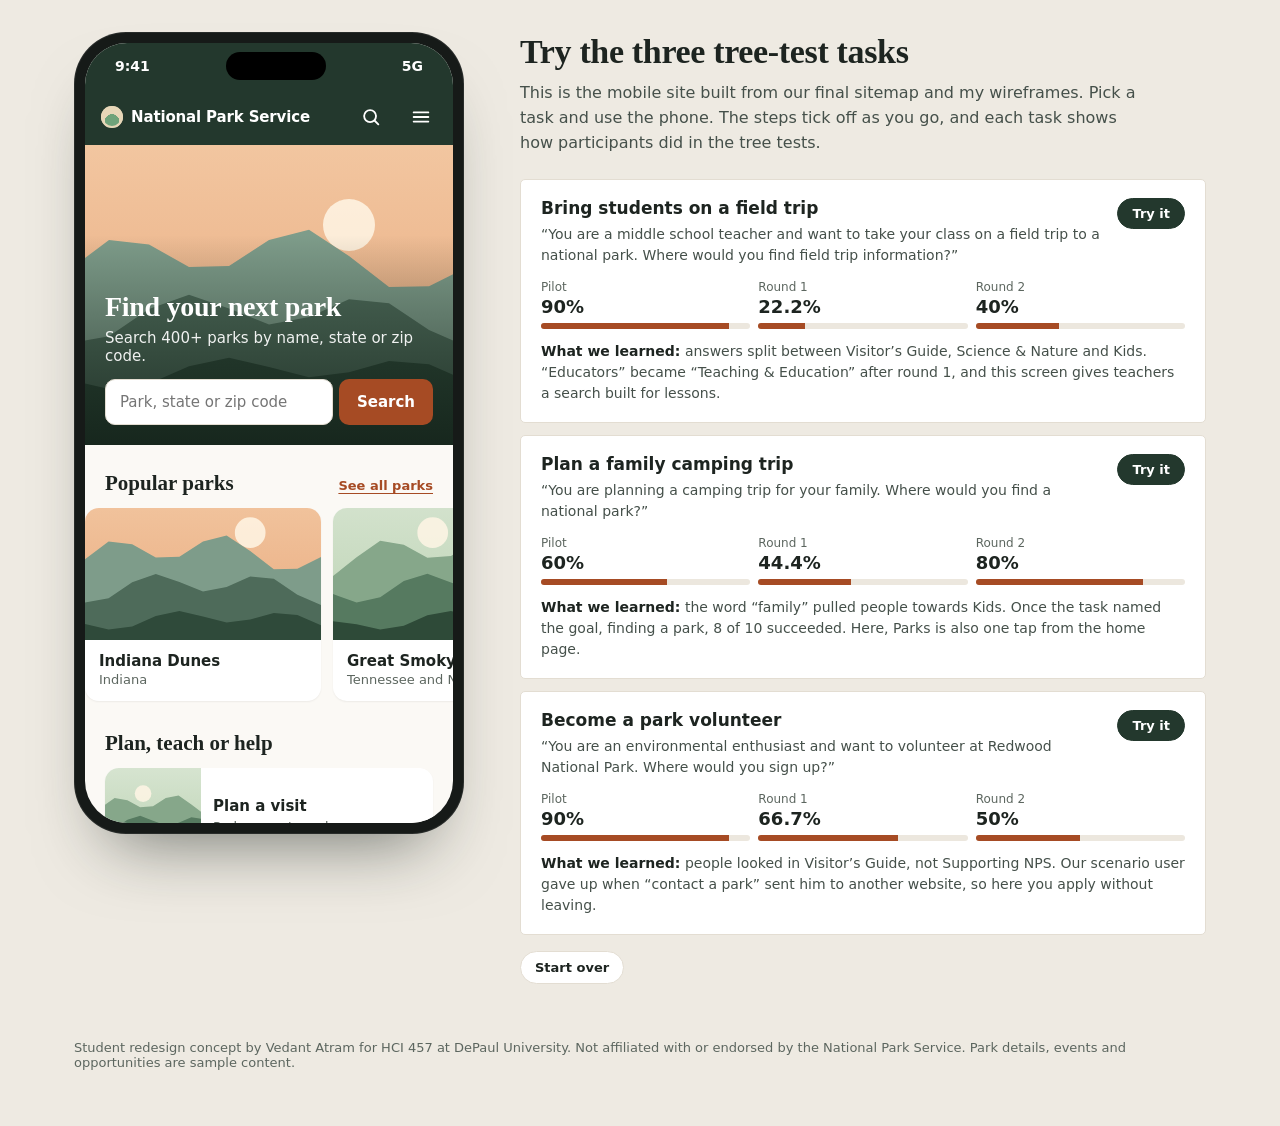
<file: prototypes/national-parks/index.html>
<!DOCTYPE html>
<html lang="en">
<head>
<meta charset="utf-8">
<meta http-equiv="Content-Security-Policy" content="default-src 'self'; script-src 'self' 'unsafe-inline'; style-src 'self' 'unsafe-inline' https://fonts.googleapis.com; font-src 'self' https://fonts.gstatic.com; img-src 'self' data:; media-src 'self'; connect-src 'self'; object-src 'none'; frame-src 'none'; base-uri 'self'; form-action 'self'; upgrade-insecure-requests">
<meta name="referrer" content="strict-origin-when-cross-origin">
<meta name="viewport" content="width=device-width, initial-scale=1">
<title>NPS.gov prototype · Vedant Atram</title>
<meta name="description" content="A mobile prototype of a redesigned information architecture for nps.gov, built from card sorts, tree tests and wireframes.">
<link rel="preconnect" href="https://fonts.googleapis.com">
<link rel="preconnect" href="https://fonts.gstatic.com" crossorigin>
<link href="https://fonts.googleapis.com/css2?family=Inter:wght@400;500;600;700&family=Source+Serif+4:opsz,wght@8..60,600;8..60,700&display=swap" rel="stylesheet">
<style>
:root {
  --page: #EEEAE2; --bg: #FBF9F5; --card: #FFFFFF; --ink: #1D2420; --soft: #45504A; --muted: #5C665F; --line: #E3DDD2;
  --forest: #23382D; --forest-2: #2F4A3A; --sage: #DCE6DD; --rust: #A64B24; --rust-soft: #F6E4DA; --sky: #D9E7EE;
  --serif: "Source Serif 4", Georgia, serif; --sans: Inter, system-ui, sans-serif; --r: 5px;
}
* { box-sizing: border-box; }
html, body { margin: 0; }
body { font-family: var(--sans); background: var(--page); color: var(--ink); -webkit-font-smoothing: antialiased; }
button, input { font: inherit; color: inherit; }
button { cursor: pointer; }
:focus-visible { outline: 2px solid var(--rust); outline-offset: 2px; }
[hidden] { display: none !important; }
.vh { position: absolute; width: 1px; height: 1px; overflow: hidden; clip: rect(0 0 0 0); white-space: nowrap; }

.wrap { max-width: 1180px; margin: 0 auto; padding: 32px 24px 56px; display: grid; grid-template-columns: 390px minmax(0, 1fr); gap: 56px; align-items: start; }
.note { grid-column: 1 / -1; font-size: 13px; color: var(--muted); margin: 0; }

/* phone */
.device { position: sticky; top: 24px; width: 390px; padding: 11px; border-radius: 52px; background: #161A18; box-shadow: 0 40px 70px -35px rgba(25,35,30,.6), inset 0 0 0 1px rgba(255,255,255,.08); }
.screen { position: relative; height: 780px; border-radius: 42px; overflow: hidden; background: var(--bg); display: flex; flex-direction: column; }
.status { flex: none; display: flex; justify-content: space-between; align-items: center; height: 46px; padding: 0 30px; background: var(--forest); color: #fff; font-size: 14px; font-weight: 600; }
.status .isl { width: 100px; height: 28px; border-radius: 999px; background: #000; }
.bar { flex: none; display: flex; align-items: center; gap: 10px; height: 56px; padding: 0 12px 0 16px; background: var(--forest); color: #fff; }
.bar .back { width: 36px; height: 36px; margin-left: -8px; border: 0; background: transparent; color: #fff; border-radius: 50%; display: grid; place-items: center; }
.brand { display: flex; align-items: center; gap: 8px; border: 0; background: transparent; color: #fff; padding: 0; font-weight: 700; font-size: 15px; letter-spacing: -.01em; }
.brand i { width: 22px; height: 22px; border-radius: 50%; background: radial-gradient(circle at 50% 70%, #6FA37A 0 38%, #E7D7B8 39% 100%); box-shadow: inset 0 0 0 2px #E7D7B8; }
.bar .sp { flex: 1; }
.icb { width: 40px; height: 40px; border: 0; border-radius: 10px; background: transparent; color: #fff; display: grid; place-items: center; }
.icb:hover { background: rgba(255,255,255,.1); }
.icb svg, .back svg { width: 22px; height: 22px; }
.view { flex: 1; overflow-y: auto; scrollbar-width: none; }
.view::-webkit-scrollbar { display: none; }

/* menu */
.menu { position: absolute; z-index: 4; inset: 102px 0 0; background: var(--bg); overflow-y: auto; transform: translateX(100%); transition: transform .28s cubic-bezier(.2,.8,.2,1); visibility: hidden; }
.menu.open { transform: none; visibility: visible; }
.menu ul { list-style: none; margin: 0; padding: 0; }
.mi { border-bottom: 1px solid var(--line); }
.mi > button, .mi > a.m-top { width: 100%; display: flex; justify-content: space-between; align-items: center; padding: 16px 20px; border: 0; background: transparent; font-size: 16px; font-weight: 600; text-align: left; text-decoration: none; color: var(--ink); }
.mi > button svg { width: 18px; height: 18px; transition: transform .2s; }
.mi > button[aria-expanded="true"] svg { transform: rotate(180deg); }
.sub { background: #F3EFE8; padding: 4px 0 8px; }
.sub button { width: 100%; text-align: left; border: 0; background: transparent; padding: 11px 20px 11px 32px; font-size: 15px; color: var(--soft); }
.sub button:hover, .mi > button:hover { background: rgba(35,56,45,.06); }
.sub button.hit { background: var(--rust-soft); color: var(--rust); font-weight: 600; }
.menu .mfoot { padding: 16px 20px 24px; font-size: 12px; color: var(--muted); line-height: 1.5; }

/* content */
.pad { padding: 20px; }
.h1 { margin: 0; font-family: var(--serif); font-size: 28px; line-height: 1.15; letter-spacing: -.01em; }
.h2 { margin: 0; font-family: var(--serif); font-size: 21px; line-height: 1.2; }
.lead { margin: 8px 0 0; font-size: 15px; line-height: 1.5; color: var(--soft); }
.crumb { font-size: 12px; color: var(--muted); margin: 0 0 8px; }
.crumb b { color: var(--rust); font-weight: 600; }
.sechead { display: flex; justify-content: space-between; align-items: baseline; margin: 26px 20px 12px; }
.sechead a, .link { font-size: 13px; font-weight: 600; color: var(--rust); text-decoration: underline; text-underline-offset: 3px; background: none; border: 0; padding: 0; }
.hero { position: relative; height: 300px; color: #fff; display: flex; flex-direction: column; justify-content: flex-end; padding: 20px; overflow: hidden; }
.hero .art { position: absolute; inset: 0; }
.hero .art svg { width: 100%; height: 100%; display: block; }
.hero::after { content: ""; position: absolute; inset: 0; background: linear-gradient(180deg, rgba(0,0,0,0) 30%, rgba(10,20,14,.65) 100%); }
.hero > *:not(.art) { position: relative; z-index: 1; }
.hero .h1 { color: #fff; }
.hero p { margin: 6px 0 14px; font-size: 15px; opacity: .92; }
.searchrow { display: flex; gap: 6px; }
.searchrow input { flex: 1; min-width: 0; height: 46px; border-radius: 10px; border: 1px solid var(--line); background: #fff; color: var(--ink); padding: 0 14px; font-size: 15px; }
.btn { height: 46px; border: 0; border-radius: 10px; background: var(--rust); color: #fff; font-weight: 600; font-size: 15px; padding: 0 18px; }
.btn.full { width: 100%; }
.btn.dark { background: var(--forest); }
.btn.ghost { background: transparent; color: var(--forest); box-shadow: inset 0 0 0 1.5px var(--forest); }
.scroller { display: flex; gap: 12px; overflow-x: auto; padding: 0 20px 4px; scroll-snap-type: x mandatory; scrollbar-width: none; }
.scroller::-webkit-scrollbar { display: none; }
.pc { flex: none; width: 236px; scroll-snap-align: start; border: 0; padding: 0; text-align: left; background: var(--card); border-radius: 14px; overflow: hidden; box-shadow: 0 1px 2px rgba(0,0,0,.06); }
.pc .art { height: 132px; }
.pc .art svg { width: 100%; height: 100%; display: block; }
.pc .t { padding: 12px 14px 14px; }
.pc b { display: block; font-size: 15px; }
.pc span { display: block; font-size: 13px; color: var(--muted); margin-top: 2px; }
.chips { display: flex; gap: 6px; flex-wrap: wrap; margin-top: 12px; }
.chip { border: 1px solid var(--line); background: #fff; border-radius: 999px; padding: 7px 12px; font-size: 13px; font-weight: 500; }
.chip[aria-pressed="true"] { background: var(--forest); color: #fff; border-color: var(--forest); }
.list { display: grid; gap: 12px; padding: 0 20px 24px; }
.row { display: grid; grid-template-columns: 96px 1fr; gap: 12px; align-items: center; width: 100%; border: 0; padding: 0; text-align: left; background: var(--card); border-radius: 14px; overflow: hidden; box-shadow: 0 1px 2px rgba(0,0,0,.06); }
.row .art { height: 96px; }
.row .art svg { width: 100%; height: 100%; display: block; }
.row b { display: block; font-size: 15px; }
.row span { display: block; font-size: 13px; color: var(--muted); margin-top: 3px; padding-right: 10px; line-height: 1.4; }
.tag, .row .tag { display: inline-block; width: auto; margin-top: 6px; font-size: 11px; font-weight: 600; color: var(--forest); background: var(--sage); border-radius: 999px; padding: 3px 8px; }
.seg { display: inline-flex; padding: 3px; border-radius: 10px; background: #ECE7DE; }
.seg button { border: 0; background: transparent; border-radius: 8px; padding: 7px 12px; font-size: 13px; font-weight: 600; color: var(--soft); }
.seg button[aria-pressed="true"] { background: #fff; color: var(--ink); box-shadow: 0 1px 2px rgba(0,0,0,.08); }
.tools { display: flex; justify-content: space-between; align-items: center; margin: 18px 20px 12px; }
.facts { margin: 16px 0 0; display: grid; gap: 0; background: var(--card); border-radius: 14px; padding: 4px 16px; }
.facts div { display: flex; justify-content: space-between; gap: 16px; padding: 12px 0; border-top: 1px solid #EFEAE1; font-size: 14px; }
.facts div:first-child { border-top: 0; }
.facts dt { color: var(--muted); } .facts dd { margin: 0; font-weight: 600; text-align: right; }
.block { background: var(--card); border-radius: 14px; padding: 16px; margin-top: 12px; }
.block h3 { margin: 0 0 6px; font-size: 16px; }
.block p, .block li { font-size: 14px; line-height: 1.5; color: var(--soft); margin: 0; }
.block ul, .block ol { margin: 6px 0 0; padding-left: 18px; display: grid; gap: 4px; }
.band { margin: 0 20px; border-radius: 14px; padding: 18px; background: var(--forest); color: #fff; }
.band b { display: block; font-family: var(--serif); font-size: 19px; }
.band p { margin: 6px 0 12px; font-size: 14px; opacity: .9; line-height: 1.45; }
.band .btn { background: #fff; color: var(--forest); height: 42px; }
.res { display: grid; gap: 12px; padding: 0 20px 24px; }
.ri { width: 100%; text-align: left; border: 0; background: var(--card); border-radius: 14px; overflow: hidden; padding: 0; box-shadow: 0 1px 2px rgba(0,0,0,.06); }
.ri .art { height: 120px; }
.ri .art svg { width: 100%; height: 100%; display: block; }
.ri .t { padding: 12px 14px 14px; }
.ri b { display: block; font-size: 15px; }
.ri span { display: block; font-size: 13px; color: var(--muted); margin-top: 3px; }
.form label { display: block; font-size: 13px; font-weight: 600; margin: 12px 0 6px; }
.form input { width: 100%; height: 44px; border-radius: 10px; border: 1px solid #CFC7B8; background: #fff; padding: 0 12px; font-size: 15px; }
.ok { text-align: center; padding: 48px 24px; }
.ok .tick { width: 56px; height: 56px; margin: 0 auto 14px; border-radius: 50%; background: var(--sage); color: var(--forest); display: grid; place-items: center; }
.ok .tick svg { width: 28px; height: 28px; }
.foot { margin-top: 28px; padding: 20px; background: #E9E3D8; font-size: 12px; line-height: 1.5; color: var(--muted); }
.toast { position: absolute; left: 16px; right: 16px; bottom: 20px; z-index: 5; background: var(--ink); color: #fff; border-radius: 12px; padding: 12px 14px; font-size: 14px; transform: translateY(calc(100% + 40px)); visibility: hidden; transition: transform .25s, visibility 0s .25s; }
.toast.on { transform: none; visibility: visible; transition: transform .25s; }

/* side panel */
.side h1 { margin: 0; font-family: var(--serif); font-size: clamp(26px, 3vw, 34px); line-height: 1.15; letter-spacing: -.01em; }
.side > p { margin: 10px 0 0; font-size: 16px; line-height: 1.55; color: var(--soft); max-width: 620px; }
.tasks { margin-top: 24px; display: grid; gap: 12px; }
.task { border: 1px solid var(--line); background: var(--card); border-radius: var(--r); padding: 18px 20px; }
.task.cur { border-color: var(--forest); box-shadow: inset 3px 0 0 var(--forest); }
.task .top { display: flex; justify-content: space-between; align-items: flex-start; gap: 12px; }
.task h2 { margin: 0; font-size: 17px; }
.task .q { margin: 6px 0 0; font-size: 14px; line-height: 1.5; color: var(--soft); }
.task .go { flex: none; border: 1px solid var(--forest); background: var(--forest); color: #fff; border-radius: 999px; padding: 7px 14px; font-size: 13px; font-weight: 600; }
.task.cur .go { background: #fff; color: var(--forest); }
.steps { list-style: none; margin: 14px 0 0; padding: 0; display: flex; flex-wrap: wrap; gap: 6px; }
.steps li { display: flex; align-items: center; gap: 6px; font-size: 13px; padding: 5px 10px; border-radius: 999px; background: #F1EDE5; color: var(--soft); }
.steps li.done { background: var(--sage); color: var(--forest); font-weight: 600; }
.steps li i { width: 14px; height: 14px; border-radius: 50%; border: 1.5px solid currentColor; display: grid; place-items: center; font-style: normal; font-size: 9px; }
.steps li.done i { background: var(--forest); border-color: var(--forest); color: #fff; }
.rates { margin-top: 14px; display: grid; grid-template-columns: repeat(3, minmax(0, 1fr)); gap: 8px; }
.rate { font-size: 12px; color: var(--muted); }
.rate b { display: block; font-size: 18px; color: var(--ink); margin-top: 2px; }
.rate .m { height: 6px; border-radius: 3px; background: #ECE7DE; margin-top: 6px; overflow: hidden; }
.rate .m i { display: block; height: 100%; background: var(--rust); }
.task .learn { margin: 12px 0 0; font-size: 14px; line-height: 1.5; color: var(--soft); }
.task .learn b { color: var(--ink); }
.done-msg { margin-top: 12px; font-size: 14px; font-weight: 600; color: var(--forest); }
.reset { margin-top: 16px; border: 1px solid var(--line); background: var(--card); border-radius: 999px; padding: 8px 14px; font-weight: 600; font-size: 13px; }

@media (max-width: 960px) { .wrap { grid-template-columns: minmax(0, 1fr); gap: 32px; } .device { position: static; margin: 0 auto; } .side { order: -1; } }
@media (max-width: 440px) {
  .wrap { padding: 16px 12px 40px; }
  .device { width: 100%; padding: 0; border-radius: 0; background: none; box-shadow: none; }
  .screen { border-radius: 18px; height: 720px; box-shadow: 0 0 0 1px var(--line); }
  .status { display: none; }
  .menu { inset: 56px 0 0; }
}
@media (prefers-reduced-motion: reduce) { .menu, .toast, .mi > button svg { transition: none; } }
</style>
</head>
<body>
<div class="wrap">
  <div class="device" aria-label="Phone prototype">
    <div class="screen">
      <div class="status" aria-hidden="true"><span>9:41</span><span class="isl"></span><span>5G</span></div>
      <header class="bar">
        <button class="back" type="button" id="back" aria-label="Back" hidden><svg viewBox="0 0 24 24" fill="none" stroke="currentColor" stroke-width="2" stroke-linecap="round" stroke-linejoin="round"><path d="M15 5l-7 7 7 7"/></svg></button>
        <button class="brand" type="button" data-go="home"><i aria-hidden="true"></i>National Park Service</button>
        <span class="sp"></span>
        <button class="icb" type="button" data-go="search" aria-label="Search"><svg viewBox="0 0 24 24" fill="none" stroke="currentColor" stroke-width="2" stroke-linecap="round"><circle cx="11" cy="11" r="6.5"/><path d="M20 20l-4.2-4.2"/></svg></button>
        <button class="icb" type="button" id="menu-btn" aria-label="Open menu" aria-expanded="false" aria-controls="menu"><svg viewBox="0 0 24 24" fill="none" stroke="currentColor" stroke-width="2" stroke-linecap="round" id="menu-ic"><path d="M4 7h16M4 12h16M4 17h16"/></svg></button>
      </header>
      <main class="view" id="view" tabindex="-1" aria-live="polite"></main>
      <nav class="menu" id="menu" aria-label="Main menu"></nav>
      <div class="toast" id="toast" role="status"></div>
    </div>
  </div>

  <section class="side" aria-labelledby="side-h">
    <h1 id="side-h">Try the three tree-test tasks</h1>
    <p>This is the mobile site built from our final sitemap and my wireframes. Pick a task and use the phone. The steps tick off as you go, and each task shows how participants did in the tree tests.</p>
    <div class="tasks" id="tasks"></div>
    <button class="reset" type="button" id="reset">Start over</button>
  </section>
  <p class="note">Student redesign concept by Vedant Atram for HCI 457 at DePaul University. Not affiliated with or endorsed by the National Park Service. Park details, events and opportunities are sample content.</p>
</div>

<script>
(function () {
  var IA = [
    { id: "visitors", n: "Visitor’s Guide", kids: [["parks", "Parks"], ["events", "Upcoming Events"], ["passes", "Passes"]] },
    { id: "history", n: "History", kids: [["stories", "American Stories"], ["preservation", "Historical Preservation"], ["training", "Education & Training"], ["heritage", "Heritage"], ["grants", "Historical Research & Grants"]] },
    { id: "science", n: "Science & Nature", kids: [["topics", "Nature Topics"], ["discovery", "Science & Discovery"], ["pubs", "Scholarly Publications"], ["updates", "Nature Updates"]] },
    { id: "kids", n: "Kids", kids: [["kidtrips", "Trips for Kids"], ["kidevents", "Events for Kids"], ["rangers", "Junior Rangers"]] },
    { id: "teach", n: "Teaching & Education" },
    { id: "media", n: "Photos & Multimedia" },
    { id: "about", n: "About Us" },
    { id: "support", n: "Supporting NPS", kids: [["donate", "Donations"], ["partners", "Partnerships"], ["volunteer", "Volunteering"], ["careers", "Careers"], ["community", "Community Support"]] }
  ];
  var DESC = {
    events: "An interactive calendar of programs, talks and tours across parks, filterable by date, park or event type.",
    passes: "Annual, senior and access passes, with an eligibility checker and online purchase.",
    stories: "Stories of the people, events and cultures tied to the parks.",
    preservation: "Preservation projects, case studies and tools.",
    training: "Professional training in heritage conservation and history.",
    heritage: "The cultural and Indigenous heritage of park lands.",
    grants: "Grants and funding for historical research.",
    topics: "Wildlife, ecosystems, climate and conservation.",
    discovery: "Field research and experiments conducted in parks.",
    pubs: "Peer-reviewed studies, by author, subject or park.",
    updates: "Wildfires, migrations and climate alerts as they happen.",
    kidtrips: "Family-friendly park experiences, filterable by age and accessibility.",
    kidevents: "Story hours, ranger talks and camps for kids.",
    rangers: "The Junior Ranger program, with badges and activities.",
    media: "Photos, videos, audio guides and virtual tours.",
    about: "The NPS mission, leadership and structure.",
    donate: "Support a specific park or cause.",
    partners: "How individuals, companies and nonprofits can partner with the NPS.",
    careers: "Full-time, seasonal and internship roles.",
    community: "Local programs and citizen science.",
    visitors: "Plan a trip: find a park, see what’s on, and buy a pass.",
    history: "The people, places and stories the parks preserve.",
    science: "Nature, research and real-time updates from the parks.",
    kids: "Trips, events and the Junior Ranger program.",
    support: "Donate, partner, volunteer or work with the parks."
  };
  var PAL = [
    ["#F2C6A0", "#E8A87C", "#7E9C8A", "#4E6B5A", "#2F4A3A"],
    ["#BFD8E6", "#9CC2D6", "#8BA8B8", "#5D7A88", "#34505C"],
    ["#F5DDB8", "#EDC28E", "#C98A5B", "#9A5E3C", "#5E3B28"],
    ["#D6E4D0", "#B9D1B0", "#86A78A", "#567A60", "#2E4A38"],
    ["#E7D3E6", "#D8B4C9", "#9B8AA8", "#6A5E7E", "#3E3650"],
    ["#CFE3E8", "#F1E2C4", "#C7B58C", "#8E8566", "#4D5641"]
  ];
  function art(i) {
    var p = PAL[i % PAL.length], s = i * 37;
    function ridge(y, amp, seed) { var pts = "0," + y; for (var x = 0; x <= 400; x += 40) { var v = y - amp * (0.5 + 0.5 * Math.sin((x + seed) / 47) * Math.cos((x + seed * 2) / 83)); pts += " " + x + "," + v.toFixed(1); } return pts + " 400,300 0,300"; }
    return '<svg viewBox="0 0 400 300" preserveAspectRatio="xMidYMid slice" aria-hidden="true"><defs><linearGradient id="g' + i + '" x1="0" y1="0" x2="0" y2="1"><stop offset="0" stop-color="' + p[0] + '"/><stop offset="1" stop-color="' + p[1] + '"/></linearGradient></defs><rect width="400" height="300" fill="url(#g' + i + ')"/><circle cx="' + (280 - (s % 140)) + '" cy="80" r="26" fill="#FFF6E5" opacity=".85"/><polygon points="' + ridge(170, 90, s) + '" fill="' + p[2] + '"/><polygon points="' + ridge(215, 70, s + 90) + '" fill="' + p[3] + '"/><polygon points="' + ridge(255, 45, s + 200) + '" fill="' + p[4] + '"/></svg>';
  }
  var PARKS = [
    { id: "dunes", n: "Indiana Dunes National Park", st: "Indiana", lat: 41.65, lon: -87.05, tags: ["camping", "family", "access"], a: 0, blurb: "Beaches, dunes and woodland trails on Lake Michigan." },
    { id: "smoky", n: "Great Smoky Mountains National Park", st: "Tennessee and North Carolina", lat: 35.61, lon: -83.49, tags: ["camping", "family"], a: 3, blurb: "Misty ridges, waterfalls and historic cabins." },
    { id: "rocky", n: "Rocky Mountain National Park", st: "Colorado", lat: 40.34, lon: -105.68, tags: ["camping", "access"], a: 1, blurb: "Alpine lakes, tundra and wildlife along Trail Ridge Road." },
    { id: "acadia", n: "Acadia National Park", st: "Maine", lat: 44.34, lon: -68.27, tags: ["camping", "family", "access"], a: 5, blurb: "Rocky coastline, carriage roads and Cadillac Mountain." },
    { id: "yosemite", n: "Yosemite National Park", st: "California", lat: 37.87, lon: -119.54, tags: ["camping"], a: 2, blurb: "Granite cliffs, giant sequoias and waterfalls." }
  ];
  /* Straight-line distance from the searched zip code. Big metro areas by their first three digits, anywhere else by region */
  var ZIPC = { "0": [42.4, -71.4], "1": [41.0, -75.5], "2": [37.5, -78.5], "3": [33.8, -84.4], "4": [40.0, -84.0], "5": [44.5, -96.0], "6": [40.0, -91.0], "7": [31.5, -96.5], "8": [39.0, -108.0], "9": [37.0, -120.5] };
  var METRO = [[/^0(1|2)[0-7]/, [42.36, -71.06]], [/^1(0[0-4]|1[0-4])/, [40.71, -74.0]], [/^19[01]/, [39.95, -75.17]], [/^20[0-5]/, [38.9, -77.04]], [/^30[0-3]/, [33.75, -84.39]], [/^33[0-2]/, [25.76, -80.19]], [/^4[78][0-2]/, [42.33, -83.05]], [/^55[45]/, [44.98, -93.27]], [/^60[0-8]/, [41.88, -87.63]], [/^63[01]/, [38.63, -90.2]], [/^75[0-3]/, [32.78, -96.8]], [/^77[0-2]/, [29.76, -95.37]], [/^80[0-2]/, [39.74, -104.99]], [/^85[0-3]/, [33.45, -112.07]], [/^9(0[0-9]|1[0-8])/, [34.05, -118.24]], [/^94[0-1]/, [37.77, -122.42]], [/^9(4[2-8]|5[01])/, [37.8, -122.27]], [/^98[01]/, [47.61, -122.33]], [/^97[0-2]/, [45.52, -122.68]]];
  function zipPoint(z) { for (var i = 0; i < METRO.length; i++) if (METRO[i][0].test(z)) return METRO[i][1]; return ZIPC[z.charAt(0)]; }
  function milesTo(a, p) { var r = Math.PI / 180, dl = (p.lat - a[0]) * r, dn = (p.lon - a[1]) * r, h = Math.sin(dl / 2) * Math.sin(dl / 2) + Math.cos(a[0] * r) * Math.cos(p.lat * r) * Math.sin(dn / 2) * Math.sin(dn / 2); var mi = 3959 * 2 * Math.asin(Math.sqrt(h)); return mi < 100 ? Math.max(10, Math.round(mi / 5) * 5) : Math.round(mi / 50) * 50; }
  var RES = [
    { id: "dunesgeo", kind: "trip", g: [6, 8], n: "Geology of the Dunes: field trip guide", s: "Grades 6–8 · Indiana Dunes National Park · 1 day", a: 0, kw: "geology earth science dunes sand indiana field trip",
      facts: [["Grades", "6–8"], ["Length", "Half or full day"], ["Group size", "Up to 40 students"], ["Cost", "Free for school groups"]],
      does: ["Read the dunes like a geologist: wind, water and time.", "Collect and sort sand samples.", "Meet a ranger and log observations in a field journal."],
      how: ["How to book", ["Pick two or three preferred dates.", "Send the request; a ranger confirms within a week.", "Download the pre-visit lesson for your class."]], cta: ["book", "Request a date"] },
    { id: "rockcycle", kind: "lesson", g: [6, 8], n: "The rock cycle, in the field", s: "Lesson kit · Grades 6–8 · Downloadable", a: 2, kw: "geology earth science rocks rock cycle minerals lesson plan",
      facts: [["Grades", "6–8"], ["Format", "Downloadable lesson kit"], ["Time", "Two 45-minute lessons"], ["Cost", "Free"]],
      does: ["Sort rock samples into igneous, sedimentary and metamorphic.", "Trace one rock through the cycle with a park example.", "Plan what to look for on a park visit."],
      how: ["How to use it", ["Download the kit and print the student pages.", "Teach it before or after a park visit, or on its own."]], cta: ["soon", "Download the lesson kit (PDF)"] },
    { id: "layers", kind: "virtual", g: [5, 9], n: "Virtual field trip: canyon layers", s: "Video and worksheet · Grades 5–9", a: 4, kw: "geology earth science canyon rock layers erosion virtual video",
      facts: [["Grades", "5–9"], ["Format", "Video and worksheet"], ["Length", "40 minutes"], ["Cost", "Free"]],
      does: ["Watch a ranger read the canyon walls, layer by layer.", "Match each layer to the time it formed.", "Answer the worksheet questions in pairs."],
      how: ["How to use it", ["Play the video in class; no sign-up needed.", "Pause at each layer for the worksheet."]], cta: ["soon", "Watch the video"] }
  ];
  function esc(t) { return String(t).replace(/[&<>"]/g, function (c) { return { "&": "&amp;", "<": "&lt;", ">": "&gt;", "\"": "&quot;" }[c]; }); }
  /* Teacher search: a grade, a kind of material, or a topic word */
  function findRes(q) {
    q = q.toLowerCase(); if (!q) return RES;
    var gm = q.match(/grades?\s*(\d+)/), kind = /field trip/.test(q) ? "trip" : /lesson/.test(q) ? "lesson" : /virtual/.test(q) ? "virtual" : null;
    var words = q.replace(/grades?\s*\d+([–-]\d+)?/g, " ").replace(/field trips?|lesson plans?|virtual visits?/g, " ").split(/[^a-z]+/).filter(function (w) { return w.length > 2; });
    return RES.filter(function (r) {
      if (gm && (+gm[1] < r.g[0] || +gm[1] > r.g[1])) return false;
      if (kind && r.kind !== kind) return false;
      return !words.length || words.some(function (w) { return r.kw.indexOf(w.replace(/s$/, "")) > -1; });
    });
  }
  var OPPS = [
    { id: "redwood", n: "Trail and habitat restoration", p: "Redwood National and State Parks, California", w: "Weekends, March to October", a: 3 },
    { id: "dunesvol", n: "Beach and dune clean-up", p: "Indiana Dunes National Park, Indiana", w: "Monthly, year-round", a: 0 },
    { id: "rockyvol", n: "Visitor center greeter", p: "Rocky Mountain National Park, Colorado", w: "Summer season", a: 1 }
  ];
  var TASKS = [
    { id: "trip", t: "Bring students on a field trip", q: "You are a middle school teacher and want to take your class on a field trip to a national park. Where would you find field trip information?",
      steps: [["menu", "Open the menu"], ["teach", "Teaching & Education"], ["results", "Search for a topic"], ["trip", "Open a field trip"]],
      r: [90, 22.2, 40], learn: "<b>What we learned:</b> answers split between Visitor’s Guide, Science & Nature and Kids. “Educators” became “Teaching & Education” after round 1, and this screen gives teachers a search built for lessons." },
    { id: "camp", t: "Plan a family camping trip", q: "You are planning a camping trip for your family. Where would you find a national park?",
      steps: [["menu", "Open the menu"], ["parks", "Visitor’s Guide › Parks"], ["filter", "Search or filter"], ["park", "Open a park"]],
      r: [60, 44.4, 80], learn: "<b>What we learned:</b> the word “family” pulled people towards Kids. Once the task named the goal, finding a park, 8 of 10 succeeded. Here, Parks is also one tap from the home page." },
    { id: "vol", t: "Become a park volunteer", q: "You are an environmental enthusiast and want to volunteer at Redwood National Park. Where would you sign up?",
      steps: [["menu", "Open the menu"], ["volunteer", "Supporting NPS › Volunteering"], ["opp", "Open the Redwood opportunity"], ["apply", "Apply on this site"]],
      r: [90, 66.7, 50], learn: "<b>What we learned:</b> people looked in Visitor’s Guide, not Supporting NPS. Our scenario user gave up when “contact a park” sent him to another website, so here you apply without leaving." }
  ];
  var S = { stack: ["home"], task: null, done: {}, view: "list", f: {}, q: "", open: null, applied: false };
  var $ = function (id) { return document.getElementById(id); };
  var ic = { chev: '<svg viewBox="0 0 24 24" fill="none" stroke="currentColor" stroke-width="2" stroke-linecap="round" stroke-linejoin="round" aria-hidden="true"><path d="M6 9l6 6 6-6"/></svg>', tick: '<svg viewBox="0 0 24 24" fill="none" stroke="currentColor" stroke-width="2.5" stroke-linecap="round" stroke-linejoin="round" aria-hidden="true"><path d="M5 12.5l4.5 4.5L19 7.5"/></svg>' };
  function mark(k) { if (!S.task) return; var t = TASKS.find(function (x) { return x.id === S.task; }); if (t.steps.some(function (s) { return s[0] === k; })) { S.done[k] = true; tasks(); } }
  function cur() { return S.stack[S.stack.length - 1]; }
  function go(r, replace) { if (replace) S.stack[S.stack.length - 1] = r; else S.stack.push(r); closeMenu(); render(); $("view").scrollTop = 0; }
  function crumb(a, b) { return '<p class="crumb">' + a + (b ? ' › <b>' + b + '</b>' : '') + '</p>'; }
  function find(id) { for (var i = 0; i < IA.length; i++) { if (IA[i].id === id) return [IA[i], null]; if (IA[i].kids) for (var j = 0; j < IA[i].kids.length; j++) if (IA[i].kids[j][0] === id) return [IA[i], IA[i].kids[j]]; } return null; }

  var V = {
    home: function () {
      return '<section class="hero"><div class="art">' + art(0) + '</div><h1 class="h1">Find your next park</h1><p>Search 400+ parks by name, state or zip code.</p><form class="searchrow" data-form="hero"><label class="vh" for="hq">Park name, state or zip code</label><input id="hq" placeholder="Park, state or zip code" autocomplete="off"><button class="btn" type="submit">Search</button></form></section>' +
        '<div class="sechead"><h2 class="h2">Popular parks</h2><button class="link" data-go="parks">See all parks</button></div><div class="scroller">' + PARKS.slice(0, 4).map(function (p) { return '<button class="pc" data-go="park:' + p.id + '"><div class="art">' + art(p.a) + '</div><div class="t"><b>' + p.n.replace(" National Park", "") + '</b><span>' + p.st + '</span></div></button>'; }).join("") + '</div>' +
        '<div class="sechead"><h2 class="h2">Plan, teach or help</h2></div><div class="list">' +
        [["parks", "Plan a visit", "Parks, events and passes", 3], ["teach", "Teaching & Education", "Field trips and lesson plans", 2], ["volunteer", "Volunteering", "Opportunities in parks near you", 1]].map(function (x) { return '<button class="row" data-go="' + x[0] + '"><div class="art">' + art(x[3]) + '</div><div><b>' + x[1] + '</b><span>' + x[2] + '</span></div></button>'; }).join("") + '</div>' +
        '<div class="sechead"><h2 class="h2">Featured stories</h2><button class="link" data-go="sec:stories">More stories</button></div><div class="scroller">' + [["Women of the early ranger service", 4], ["How dunes move", 0], ["The Civilian Conservation Corps", 2]].map(function (x) { return '<button class="pc" data-go="sec:stories"><div class="art">' + art(x[1]) + '</div><div class="t"><b>' + x[0] + '</b><span>American Stories</span></div></button>'; }).join("") + '</div>' + foot();
    },
    parks: function () {
      mark("parks");
      var list = PARKS.filter(function (p) { var q = S.q.trim().toLowerCase(); var okq = !q || /^\d{5}$/.test(q) || (p.n + " " + p.st).toLowerCase().indexOf(q) > -1; var okf = Object.keys(S.f).every(function (k) { return !S.f[k] || p.tags.indexOf(k) > -1; }); return okq && okf; });
      var zip = /^\d{5}$/.test(S.q.trim()), from = zip ? zipPoint(S.q.trim()) : null;
      if (zip) list = list.map(function (p) { return Object.assign({}, p, { mi: milesTo(from, p) }); }).sort(function (a, b) { return a.mi - b.mi; });
      return '<div class="pad">' + crumb("Visitor’s Guide", "Parks") + '<h1 class="h1">Find a park</h1><form class="searchrow" data-form="parks" style="margin-top:14px"><label class="vh" for="pq">Park name, state or zip code</label><input id="pq" value="' + S.q.replace(/"/g, "") + '" placeholder="Name, state or zip code" autocomplete="off"><button class="btn" type="submit">Search</button></form>' +
        '<div class="chips" role="group" aria-label="Filters">' + [["camping", "Camping"], ["family", "Family-friendly"], ["access", "Accessible trails"]].map(function (c) { return '<button class="chip" data-f="' + c[0] + '" aria-pressed="' + !!S.f[c[0]] + '">' + c[1] + '</button>'; }).join("") + '</div></div>' +
        '<div class="tools"><span style="font-size:13px;color:var(--muted)">' + list.length + ' parks' + (zip ? ' · nearest to ' + S.q.trim() : '') + '</span><div class="seg" role="group" aria-label="View"><button data-v="list" aria-pressed="' + (S.view === "list") + '">List</button><button data-v="map" aria-pressed="' + (S.view === "map") + '">Map</button></div></div>' +
        (S.view === "map" ? '<div style="margin:0 20px 24px;height:300px;border-radius:14px;background:#DCE6DD;position:relative;overflow:hidden">' + art(5) + list.map(function (p, i) { return '<button class="chip" data-go="park:' + p.id + '" style="position:absolute;transform:translate(-50%,-50%);white-space:nowrap;left:' + Math.min(86, Math.max(14, (p.lon + 125) / 59 * 100)) + '%;top:' + Math.min(88, Math.max(10, (49.5 - p.lat) / 25 * 100)) + '%">' + p.n.replace(" National Park", "") + '</button>'; }).join("") + '</div>'
          : '<div class="list">' + (list.length ? list.map(function (p) { return '<button class="row" data-go="park:' + p.id + '"><div class="art">' + art(p.a) + '</div><div><b>' + p.n + '</b><span>' + p.st + (zip ? ' · about ' + p.mi.toLocaleString() + ' miles' : '') + '</span>' + (p.tags.indexOf("camping") > -1 ? '<span class="tag">Campgrounds</span>' : '') + '</div></button>'; }).join("") : '<p style="font-size:14px;color:var(--muted)">No parks match. Try removing a filter.</p>') + '</div>') + foot();
    },
    park: function (id) {
      mark("park");
      var p = PARKS.find(function (x) { return x.id === id; }) || PARKS[0];
      return '<section class="hero" style="height:220px"><div class="art">' + art(p.a) + '</div><p class="crumb" style="color:#fff;opacity:.85;margin:0 0 4px">Visitor’s Guide › Parks</p><h1 class="h1">' + p.n + '</h1></section><div class="pad"><p class="lead" style="margin-top:0">' + p.blurb + '</p>' +
        '<dl class="facts"><div><dt>Location</dt><dd>' + p.st + '</dd></div><div><dt>Camping</dt><dd>' + (p.tags.indexOf("camping") > -1 ? "Campgrounds, reservations needed" : "Nearby only") + '</dd></div><div><dt>Good for families</dt><dd>' + (p.tags.indexOf("family") > -1 ? "Yes: short trails, ranger programs" : "Some areas") + '</dd></div><div><dt>Best time to visit</dt><dd>Late spring to early fall</dd></div><div><dt>Entrance</dt><dd>Fee or pass required</dd></div></dl>' +
        '<div class="block"><h3>Plan your camping trip</h3><ol><li>Pick a campground and check the season.</li><li>Reserve a site online, up to 6 months ahead.</li><li>Check alerts for closures before you go.</li></ol></div>' +
        '<button class="btn full" style="margin-top:16px" data-act="reserve">Check campsite availability</button><button class="btn ghost full" style="margin-top:8px" data-go="passes">Get a park pass</button></div>' + foot();
    },
    teach: function () {
      mark("teach");
      return '<div class="pad" style="background:var(--sky)">' + crumb("Teaching & Education") + '<h1 class="h1">National parks are America’s largest classrooms</h1><p class="lead">Find field trips, lesson plans and activities by topic or grade.</p><form class="searchrow" data-form="teach" style="margin-top:14px"><label class="vh" for="tq">Topic, subject or grade</label><input id="tq" placeholder="Try “geology” or “grade 7”" autocomplete="off"><button class="btn" type="submit">Search</button></form>' +
        '<div class="chips">' + ["Field trips", "Lesson plans", "Virtual visits", "Grades 6–8"].map(function (c) { return '<button class="chip" data-teach="' + c + '">' + c + '</button>'; }).join("") + '</div></div>' +
        '<div class="sechead"><h2 class="h2">Popular activities</h2></div><div class="scroller">' + [["Every Kid Outdoors", 3], ["Junior Ranger at school", 1], ["Citizen science days", 0]].map(function (x) { return '<button class="pc" data-act="soon"><div class="art">' + art(x[1]) + '</div><div class="t"><b>' + x[0] + '</b><span>Program for classes</span></div></button>'; }).join("") + '</div>' +
        '<div class="sechead"><h2 class="h2">Recommended materials</h2></div><div class="list">' + RES.slice(1).map(function (r) { return '<button class="row" data-go="trip:' + r.id + '"><div class="art">' + art(r.a) + '</div><div><b>' + r.n + '</b><span>' + r.s + '</span></div></button>'; }).join("") + '</div>' + foot();
    },
    results: function () {
      mark("results");
      var q = (S.tq || "").trim(), list = findRes(q), none = !list.length;
      if (none) list = RES;
      return '<div class="pad">' + crumb("Teaching & Education", "Search") + '<h1 class="h1">' + (q ? 'Results for “' + esc(q) + '”' : 'All field trips and materials') + '</h1><p class="lead">' + (none ? 'No exact matches. Try “geology”, “rocks” or a grade. Here is everything we have:' : list.length + (list.length === 1 ? ' result' : ' results')) + '</p></div><div class="res">' + list.map(function (r) { return '<button class="ri" data-go="trip:' + r.id + '"><div class="art">' + art(r.a) + '</div><div class="t"><b>' + r.n + '</b><span>' + r.s + '</span></div></button>'; }).join("") + '</div>' + foot();
    },
    trip: function (id) {
      mark("trip");
      var r = RES.find(function (x) { return x.id === id; }) || RES[0];
      var sec = { trip: "Field trips", lesson: "Lesson plans", virtual: "Virtual visits" }[r.kind];
      return '<section class="hero" style="height:200px"><div class="art">' + art(r.a) + '</div><p class="crumb" style="color:#fff;opacity:.85;margin:0 0 4px">Teaching & Education › ' + sec + '</p><h1 class="h1" style="font-size:24px">' + r.n + '</h1></section><div class="pad"><dl class="facts" style="margin-top:0">' + r.facts.map(function (f) { return '<div><dt>' + f[0] + '</dt><dd>' + f[1] + '</dd></div>'; }).join("") + '</dl>' +
        '<div class="block"><h3>What students do</h3><ul>' + r.does.map(function (x) { return '<li>' + x + '</li>'; }).join("") + '</ul></div>' +
        '<div class="block"><h3>' + r.how[0] + '</h3><ol>' + r.how[1].map(function (x) { return '<li>' + x + '</li>'; }).join("") + '</ol></div>' +
        '<button class="btn full" style="margin-top:16px" data-act="' + r.cta[0] + '">' + r.cta[1] + '</button>' + (r.kind === "trip" ? '<button class="btn ghost full" style="margin-top:8px" data-act="soon">Download teacher guide (PDF)</button>' : '') + '</div>' + foot();
    },
    volunteer: function () {
      mark("volunteer");
      return '<div class="pad">' + crumb("Supporting NPS", "Volunteering") + '<h1 class="h1">Volunteer in the parks</h1><p class="lead">Help care for parks near home or across the country. No experience needed for most roles.</p></div>' +
        '<div class="band"><b>New to volunteering?</b><p>Our guide explains roles, time commitments, training and what to expect.</p><button class="btn" data-act="soon">Read the volunteer guide</button></div>' +
        '<div class="sechead"><h2 class="h2">Opportunities</h2></div><div class="pad" style="padding-top:0"><div class="chips" style="margin-top:0"><button class="chip" aria-pressed="true">Outdoors</button><button class="chip">Visitor services</button><button class="chip">Science</button></div></div><div class="list">' + OPPS.map(function (o) { return '<button class="row" data-go="opp:' + o.id + '"><div class="art">' + art(o.a) + '</div><div><b>' + o.n + '</b><span>' + o.p + '</span></div></button>'; }).join("") + '</div>' +
        '<div class="pad" style="padding-top:0"><div class="block" style="margin-top:0"><h3>What volunteers do</h3><ul><li>Restore trails and habitats</li><li>Welcome visitors and lead walks</li><li>Help with research and citizen science</li></ul></div></div>' + foot();
    },
    opp: function (id) {
      if (id === "redwood") mark("opp");
      var o = OPPS.find(function (x) { return x.id === id; }) || OPPS[0];
      if (S.applied === id) return '<div class="ok"><div class="tick">' + ic.tick + '</div><h1 class="h2">Application sent</h1><p class="lead">The volunteer coordinator at ' + o.p.split(",")[0] + ' will email you within two weeks. You never left this site.</p><button class="btn dark" style="margin-top:18px" data-go="volunteer">Back to opportunities</button></div>';
      return '<section class="hero" style="height:180px"><div class="art">' + art(o.a) + '</div><p class="crumb" style="color:#fff;opacity:.85;margin:0 0 4px">Supporting NPS › Volunteering</p><h1 class="h1" style="font-size:24px">' + o.n + '</h1></section><div class="pad"><dl class="facts" style="margin-top:0"><div><dt>Park</dt><dd>' + o.p + '</dd></div><div><dt>When</dt><dd>' + o.w + '</dd></div><div><dt>Training</dt><dd>Provided on your first day</dd></div></dl>' +
        '<form class="form block" data-form="apply"><h3>Apply here</h3><p>No separate account or outside website needed.</p><label for="an">Full name</label><input id="an" autocomplete="name" required><label for="ae">Email</label><input id="ae" type="email" autocomplete="email" required><button class="btn full" style="margin-top:16px" type="submit">Send application</button></form></div>' + foot();
    },
    search: function () { return '<div class="pad">' + crumb("Search") + '<h1 class="h1">Search the site</h1><form class="searchrow" data-form="site" style="margin-top:14px"><label class="vh" for="sq">Search</label><input id="sq" placeholder="Parks, topics or programs" autocomplete="off"><button class="btn" type="submit">Search</button></form><p class="lead" style="margin-top:18px">Popular: <button class="link" data-go="parks">Parks near me</button> · <button class="link" data-go="teach">Field trips</button> · <button class="link" data-go="volunteer">Volunteer</button></p></div>'; },
    sec: function (id) {
      var f = find(id); if (!f) return V.home();
      var top = f[0], leaf = f[1];
      if (!leaf && top.kids) return '<div class="pad">' + crumb(top.n) + '<h1 class="h1">' + top.n + '</h1><p class="lead">' + (DESC[top.id] || "") + '</p></div><div class="list">' + top.kids.map(function (k, i) { var r = ({ parks: "parks", volunteer: "volunteer" })[k[0]] || "sec:" + k[0]; return '<button class="row" data-go="' + r + '"><div class="art">' + art(i + 1) + '</div><div><b>' + k[1] + '</b><span>' + (DESC[k[0]] || "") + '</span></div></button>'; }).join("") + '</div>' + foot();
      var name = leaf ? leaf[1] : top.n;
      return '<div class="pad">' + crumb(top.n, leaf ? leaf[1] : null) + '<h1 class="h1">' + name + '</h1><p class="lead">' + (DESC[leaf ? leaf[0] : top.id] || "") + '</p><div class="block" style="margin-top:18px"><h3>Part of the new structure</h3><p>This page sits under ' + top.n + ' in our sitemap. The prototype builds out the three tested journeys in full; other pages show where content lives.</p></div></div>' + foot();
    }
  };
  V.passes = function () { return V.sec("passes"); };
  function foot() { return '<div class="foot">Student redesign concept by Vedant Atram. Not affiliated with the National Park Service. Park details are sample content.</div>'; }

  function menu() {
    $("menu").innerHTML = '<ul>' + IA.map(function (s) {
      if (!s.kids) return '<li class="mi"><button type="button" data-go="' + (s.id === "teach" ? "teach" : "sec:" + s.id) + '">' + s.n + '</button></li>';
      var open = S.open === s.id;
      return '<li class="mi"><button type="button" data-acc="' + s.id + '" aria-expanded="' + open + '" aria-controls="sub-' + s.id + '">' + s.n + ic.chev + '</button><div class="sub" id="sub-' + s.id + '"' + (open ? '' : ' hidden') + '><button type="button" data-go="sec:' + s.id + '">All of ' + s.n + '</button>' + s.kids.map(function (k) { var r = ({ parks: "parks", volunteer: "volunteer" })[k[0]] || "sec:" + k[0]; return '<button type="button" data-go="' + r + '">' + k[1] + '</button>'; }).join("") + '</div></li>';
    }).join("") + '</ul><p class="mfoot">8 sections, from 3 rounds of card sorting and 3 rounds of tree testing.</p>';
  }
  function openMenu() { menu(); $("menu").classList.add("open"); $("menu-btn").setAttribute("aria-expanded", "true"); $("menu-btn").setAttribute("aria-label", "Close menu"); $("menu-ic").innerHTML = '<path d="M6 6l12 12M18 6L6 18"/>'; mark("menu"); var f = $("menu").querySelector("button"); if (f) f.focus(); }
  function closeMenu() { $("menu").classList.remove("open"); $("menu-btn").setAttribute("aria-expanded", "false"); $("menu-btn").setAttribute("aria-label", "Open menu"); $("menu-ic").innerHTML = '<path d="M4 7h16M4 12h16M4 17h16"/>'; }
  function tasks() {
    $("tasks").innerHTML = TASKS.map(function (t) {
      var on = S.task === t.id, all = t.steps.every(function (s) { return S.done[s[0]]; });
      return '<article class="task' + (on ? ' cur' : '') + '"><div class="top"><div><h2>' + t.t + '</h2><p class="q">“' + t.q + '”</p></div><button class="go" type="button" data-task="' + t.id + '">' + (on ? "Restart" : "Try it") + '</button></div>' +
        (on ? '<ol class="steps" aria-label="Your progress">' + t.steps.map(function (s, i) { var d = !!S.done[s[0]]; return '<li class="' + (d ? 'done' : '') + '"><i aria-hidden="true">' + (d ? '✓' : i + 1) + '</i>' + s[1] + '<span class="vh">' + (d ? ', done' : ', not yet') + '</span></li>'; }).join("") + '</ol>' + (all ? '<p class="done-msg">Done. That’s the path we hoped participants would take.</p>' : '') : '') +
        '<div class="rates">' + [["Pilot", 0], ["Round 1", 1], ["Round 2", 2]].map(function (x) { var v = t.r[x[1]]; return '<div class="rate">' + x[0] + '<b>' + (v % 1 ? v.toFixed(1) : v) + '%</b><div class="m"><i style="width:' + v + '%"></i></div></div>'; }).join("") + '</div><p class="learn">' + t.learn + '</p></article>';
    }).join("");
  }
  function render() {
    var r = cur(), parts = r.split(":"), v = V[parts[0]] || V.home;
    $("view").innerHTML = v(parts[1]);
    $("back").hidden = S.stack.length < 2;
  }
  function toast(m) { var t = $("toast"); t.textContent = m; t.classList.add("on"); clearTimeout(toast.t); toast.t = setTimeout(function () { t.classList.remove("on"); }, 2600); }

  document.addEventListener("click", function (e) {
    var b = e.target.closest("button"); if (!b) return;
    if (b.id === "menu-btn") { $("menu").classList.contains("open") ? closeMenu() : openMenu(); return; }
    if (b.id === "back") { if (S.stack.length > 1) { S.stack.pop(); closeMenu(); render(); } return; }
    if (b.id === "reset") { S = { stack: ["home"], task: null, done: {}, view: "list", f: {}, q: "", open: null, applied: false }; closeMenu(); render(); tasks(); return; }
    if (b.dataset.acc) { S.open = S.open === b.dataset.acc ? null : b.dataset.acc; menu(); var a = $("menu").querySelector('[data-acc="' + b.dataset.acc + '"]'); if (a) a.focus(); return; }
    if (b.dataset.go) { go(b.dataset.go); return; }
    if (b.dataset.f) { S.f[b.dataset.f] = !S.f[b.dataset.f]; mark("filter"); render(); var c = $("view").querySelector('[data-f="' + b.dataset.f + '"]'); if (c) c.focus(); return; }
    if (b.dataset.v) { S.view = b.dataset.v; render(); return; }
    if (b.dataset.teach) { S.tq = b.dataset.teach; go("results"); return; }
    if (b.dataset.task) { S.task = b.dataset.task; S.done = {}; S.stack = ["home"]; S.f = {}; S.q = ""; S.applied = false; S.open = null; closeMenu(); render(); tasks(); if (window.innerWidth <= 960) document.querySelector(".device").scrollIntoView({ behavior: matchMedia("(prefers-reduced-motion: reduce)").matches ? "auto" : "smooth", block: "start" }); $("view").focus({ preventScroll: true }); return; }
    var act = b.dataset.act;
    if (act === "reserve") toast("Campsite booking would open here, on the same site.");
    if (act === "book") toast("A booking form would open here. A ranger confirms within a week.");
    if (act === "soon") toast("Not built in this prototype.");
  });
  document.addEventListener("submit", function (e) {
    var f = e.target.closest("form"); if (!f) return; e.preventDefault();
    var k = f.dataset.form, inp = f.querySelector("input");
    if (k === "hero" || k === "parks") { S.q = inp.value; mark("filter"); if (k === "hero") go("parks"); else render(); }
    else if (k === "teach") { S.tq = inp.value.trim(); go("results"); }
    else if (k === "site") { var q = inp.value.toLowerCase(); go(/volunt/.test(q) ? "volunteer" : /trip|teach|geo|lesson/.test(q) ? "teach" : "parks"); }
    else if (k === "apply") { S.applied = cur().split(":")[1]; if (S.applied === "redwood") mark("apply"); render(); }
  });
  document.addEventListener("keydown", function (e) { if (e.key === "Escape" && $("menu").classList.contains("open")) { closeMenu(); $("menu-btn").focus(); } });
  render(); tasks();
})();
</script>
</body>
</html>
</file>
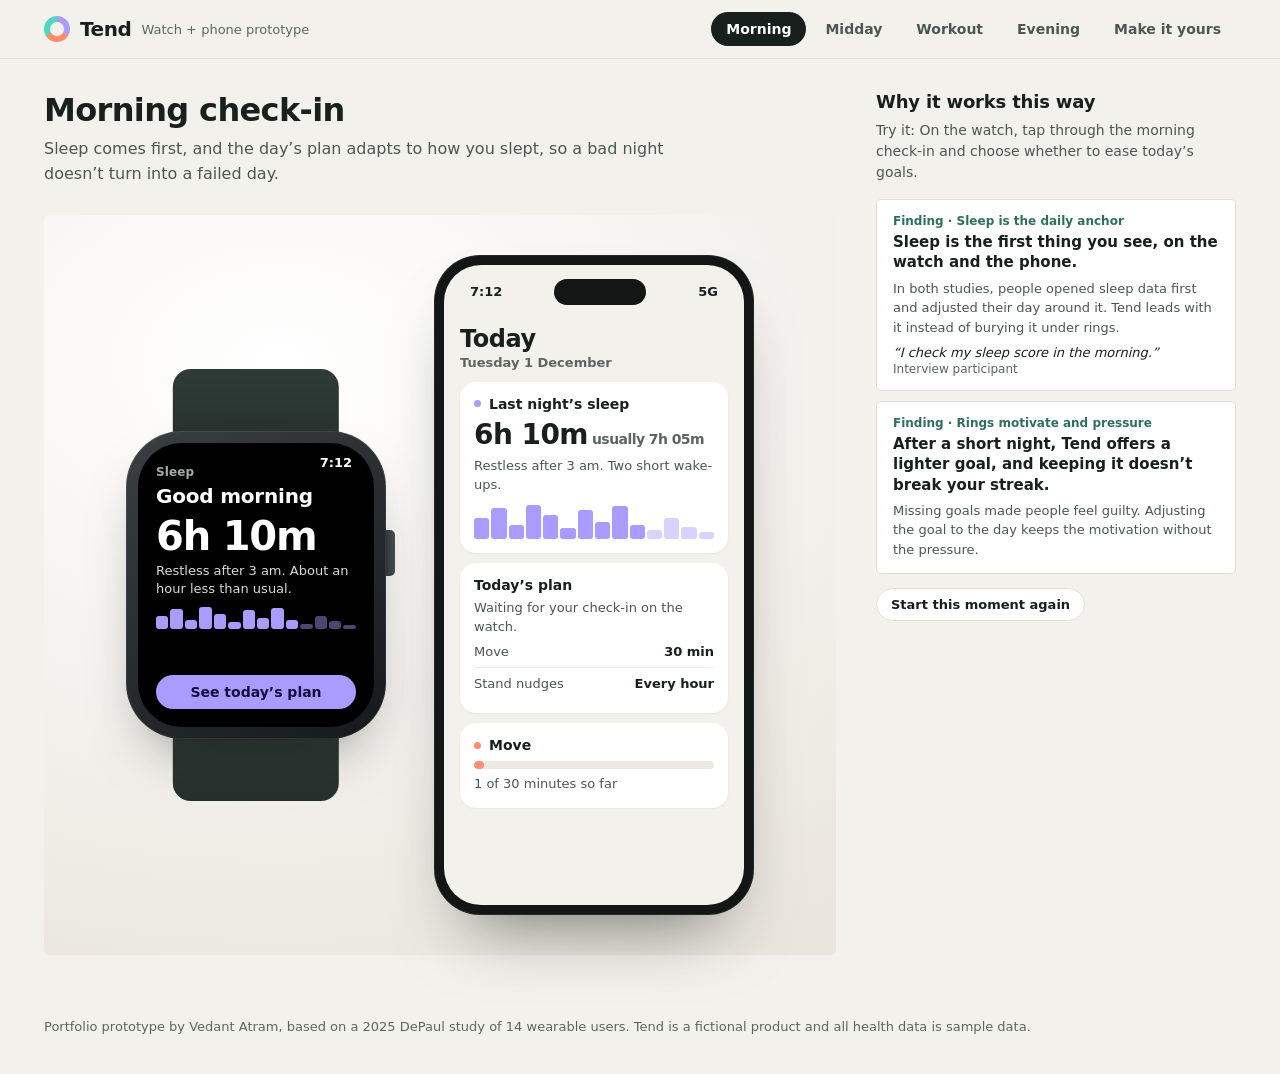
<file: prototypes/wearable-health/index.html>
<!DOCTYPE html>
<html lang="en">
<head>
<meta charset="utf-8">
<meta http-equiv="Content-Security-Policy" content="default-src 'self'; script-src 'self' 'unsafe-inline'; style-src 'self' 'unsafe-inline' https://fonts.googleapis.com; font-src 'self' https://fonts.gstatic.com; img-src 'self' data:; media-src 'self'; connect-src 'self'; object-src 'none'; frame-src 'none'; base-uri 'self'; form-action 'self'; upgrade-insecure-requests">
<meta name="referrer" content="strict-origin-when-cross-origin">
<meta name="viewport" content="width=device-width, initial-scale=1">
<title>Wearable Health prototype · Vedant Atram</title>
<meta name="description" content="A watch and phone prototype that turns wearable health research into calmer check-ins, better-timed nudges and simpler workout feedback.">
<link rel="preconnect" href="https://fonts.googleapis.com">
<link rel="preconnect" href="https://fonts.gstatic.com" crossorigin>
<link href="https://fonts.googleapis.com/css2?family=Manrope:wght@400;500;600;700;800&display=swap" rel="stylesheet">
<style>
:root {
  --bg: #F3F1EC; --card: #FFFFFF; --ink: #17201D; --soft: #4B5752; --muted: #5B6661; --line: #E2DED6;
  --brand: #2E6F5E; --brand-ink: #FFFFFF; --brand-soft: #E3EFEA;
  --sleep: #A99BFF; --move: #FF8F6B; --mind: #52D6C4; --heart: #FF6B7D; --steps: #FFCB5C;
  --w-bg: #000; --w-card: #1B1D1F; --w-line: #2A2D30; --w-soft: #A5ADAA;
  --r: 5px;
}
* { box-sizing: border-box; }
html, body { margin: 0; }
body { font-family: Manrope, system-ui, sans-serif; background: var(--bg); color: var(--ink); -webkit-font-smoothing: antialiased; }
button { font: inherit; color: inherit; cursor: pointer; }
:focus-visible { outline: 2px solid var(--brand); outline-offset: 2px; }
.vh { position: absolute; width: 1px; height: 1px; overflow: hidden; clip: rect(0 0 0 0); white-space: nowrap; }

/* top bar */
.top { position: sticky; top: 0; z-index: 5; background: rgba(243,241,236,.92); backdrop-filter: blur(10px); border-bottom: 1px solid var(--line); }
.top-in { max-width: 1240px; margin: 0 auto; padding: 12px 24px; display: flex; align-items: center; gap: 24px; flex-wrap: wrap; }
.logo { display: flex; align-items: center; gap: 10px; font-weight: 800; font-size: 20px; letter-spacing: -.02em; }
.logo i { width: 26px; height: 26px; border-radius: 50%; background: conic-gradient(var(--sleep) 0 33%, var(--move) 0 66%, var(--mind) 0); position: relative; }
.logo i::after { content: ""; position: absolute; inset: 6px; border-radius: 50%; background: var(--bg); }
.logo small { font-weight: 500; font-size: 13px; color: var(--muted); letter-spacing: 0; }
.tabs { display: flex; gap: 4px; flex-wrap: wrap; margin-left: auto; }
.tabs button { border: 1px solid transparent; background: transparent; padding: 8px 14px; border-radius: 999px; font-weight: 600; font-size: 14px; color: var(--soft); }
.tabs button:hover { background: rgba(23,32,29,.06); }
.tabs button[aria-selected="true"] { background: var(--ink); color: #fff; }
.tabs b { font-weight: 600; opacity: .6; margin-right: 6px; }

/* stage */
.stage { max-width: 1240px; margin: 0 auto; padding: 32px 24px 64px; display: grid; grid-template-columns: minmax(0, 1fr) 360px; gap: 40px; align-items: start; }
.intro h1 { margin: 0; font-size: clamp(24px, 3vw, 32px); line-height: 1.2; letter-spacing: -.02em; font-weight: 700; }
.intro p { margin: 8px 0 0; color: var(--soft); font-size: 16px; line-height: 1.55; max-width: 620px; }
.devices { margin-top: 28px; display: flex; gap: 48px; align-items: center; justify-content: center; flex-wrap: wrap; padding: 40px 24px; border-radius: var(--r); background: radial-gradient(120% 90% at 30% 20%, #FFFFFF 0%, #EAE6DE 100%); }

/* watch */
.watch { position: relative; width: 260px; }
.watch .band { position: absolute; left: 50%; transform: translateX(-50%); width: 64%; height: 90px; background: linear-gradient(180deg, #2E3B36, #26302C); border-radius: 18px; }
.watch .band.t { top: -62px; } .watch .band.b { bottom: -62px; }
.watch .case { position: relative; z-index: 1; padding: 12px; border-radius: 56px; background: linear-gradient(145deg, #3A3F42, #16191B); box-shadow: 0 30px 60px -30px rgba(20,30,25,.6), inset 0 0 0 1px rgba(255,255,255,.08); }
.watch .crown { position: absolute; z-index: 0; right: -9px; top: 32%; width: 14px; height: 46px; border-radius: 5px; background: linear-gradient(90deg, #2A2E30, #4A5053); }
.screen { position: relative; aspect-ratio: 236 / 284; border-radius: 44px; background: var(--w-bg); color: #fff; overflow: hidden; padding: 22px 18px 18px; display: flex; flex-direction: column; font-size: 14px; }
.w-time { position: absolute; top: 12px; right: 22px; font-size: 13px; font-weight: 600; color: #fff; }
.w-app { font-size: 12px; font-weight: 700; color: var(--w-soft); letter-spacing: .01em; }
.w-h { margin: 6px 0 0; font-size: 20px; line-height: 1.15; font-weight: 700; letter-spacing: -.01em; }
.w-p { margin: 6px 0 0; font-size: 13px; line-height: 1.35; color: #D6DBD9; }
.w-big { font-size: 40px; line-height: 1; font-weight: 800; letter-spacing: -.03em; }
.w-big small { font-size: 16px; font-weight: 600; color: var(--w-soft); margin-left: 4px; letter-spacing: 0; }
.w-row { display: flex; justify-content: space-between; align-items: center; padding: 8px 10px; border-radius: 12px; background: var(--w-card); font-size: 13px; margin-top: 6px; }
.w-row b { font-weight: 700; }
.w-row s { color: var(--w-soft); text-decoration: line-through; margin-right: 6px; font-weight: 500; }
.w-btns { margin-top: auto; display: grid; gap: 6px; }
.w-btn { border: 0; border-radius: 999px; padding: 9px 12px; font-weight: 700; font-size: 14px; background: var(--w-card); color: #fff; }
.w-btn.pri { background: var(--mind); color: #06231F; }
.w-btn.sleep { background: var(--sleep); color: #15103A; }
.w-btn.move { background: var(--move); color: #3A1206; }
.w-btn:hover { filter: brightness(1.08); }
.w-chip { display: inline-flex; align-items: center; gap: 6px; padding: 5px 10px; border-radius: 999px; background: var(--w-card); font-size: 12px; font-weight: 600; color: #D6DBD9; }
.dot { width: 7px; height: 7px; border-radius: 50%; display: inline-block; }
.stages { display: flex; gap: 2px; height: 22px; margin-top: 10px; align-items: flex-end; }
.stages i { flex: 1; border-radius: 3px; background: var(--sleep); }
.face { margin: auto 0; text-align: center; }
.face .clock { font-size: 52px; font-weight: 800; letter-spacing: -.04em; line-height: 1; }
.face .date { color: var(--w-soft); font-size: 13px; font-weight: 600; margin-top: 4px; }
.comps { display: flex; justify-content: center; gap: 10px; margin-top: 14px; }
.comp { width: 46px; height: 46px; border-radius: 50%; display: grid; place-items: center; font-size: 11px; font-weight: 700; }
.ring { --p: 60; --c: var(--move); width: 92px; height: 92px; border-radius: 50%; background: conic-gradient(var(--c) calc(var(--p) * 1%), #2A2D30 0); display: grid; place-items: center; margin: 10px auto 0; }
.ring > div { width: 70px; height: 70px; border-radius: 50%; background: #000; display: grid; place-items: center; text-align: center; font-weight: 800; font-size: 18px; line-height: 1.05; }
.ring small { display: block; font-size: 10px; color: var(--w-soft); font-weight: 600; }
.zones { display: flex; gap: 3px; margin-top: 10px; }
.zones i { flex: 1; height: 8px; border-radius: 4px; background: #2A2D30; }
.zones i.on { background: var(--move); }
.media { margin-top: auto; display: flex; align-items: center; gap: 6px; padding: 7px 8px 7px 12px; border-radius: 999px; background: var(--w-card); }
.media span { flex: 1; min-width: 0; font-size: 12px; font-weight: 600; white-space: nowrap; overflow: hidden; text-overflow: ellipsis; color: #D6DBD9; }
.media button { width: 30px; height: 30px; border-radius: 50%; border: 0; background: #2A2D30; color: #fff; display: grid; place-items: center; padding: 0; }
.media svg { width: 14px; height: 14px; }
.breath { width: 120px; height: 120px; margin: 14px auto 6px; border-radius: 50%; background: radial-gradient(circle, rgba(82,214,196,.9) 0%, rgba(82,214,196,.25) 60%, transparent 70%); animation: breathe 8s ease-in-out infinite; }
@keyframes breathe { 0%, 100% { transform: scale(.6); } 50% { transform: scale(1); } }
.w-center { text-align: center; }
.check { width: 48px; height: 48px; border-radius: 50%; background: var(--mind); color: #06231F; display: grid; place-items: center; margin: 18px auto 8px; }
.check svg { width: 24px; height: 24px; }
.tiles { display: grid; grid-template-columns: 1fr 1fr; gap: 6px; margin-top: 8px; }
.tile { border-radius: 14px; background: var(--w-card); padding: 10px; }
.tile .l { font-size: 11px; font-weight: 700; color: var(--w-soft); }
.tile .v { font-size: 20px; font-weight: 800; margin-top: 2px; letter-spacing: -.02em; }
.tile.wide { grid-column: 1 / -1; }
.simple .tile .v { font-size: 30px; }

/* phone */
.phone { width: 320px; padding: 10px; border-radius: 46px; background: #121614; box-shadow: 0 40px 70px -35px rgba(20,30,25,.6), inset 0 0 0 1px rgba(255,255,255,.08); }
.p-screen { position: relative; height: 640px; border-radius: 37px; background: var(--bg); overflow: hidden; display: flex; flex-direction: column; }
.p-status { display: flex; justify-content: space-between; align-items: center; padding: 14px 26px 6px; font-size: 13px; font-weight: 700; }
.p-status .isl { width: 92px; height: 26px; border-radius: 999px; background: #121614; }
.p-body { flex: 1; overflow-y: auto; padding: 8px 16px 24px; scrollbar-width: none; }
.p-body::-webkit-scrollbar { display: none; }
.p-h { margin: 6px 0 2px; font-size: 24px; font-weight: 800; letter-spacing: -.02em; }
.p-sub { margin: 0 0 12px; font-size: 13px; color: var(--muted); font-weight: 600; }
.p-card { background: var(--card); border-radius: 16px; padding: 14px; margin-top: 10px; box-shadow: 0 1px 2px rgba(23,32,29,.05); }
.p-card h3 { margin: 0; font-size: 14px; font-weight: 700; display: flex; align-items: center; gap: 8px; }
.p-card p { margin: 6px 0 0; font-size: 13px; line-height: 1.45; color: var(--soft); }
.p-big { font-size: 28px; font-weight: 800; letter-spacing: -.02em; margin-top: 6px; }
.p-big small { font-size: 14px; font-weight: 600; color: var(--muted); margin-left: 4px; }
.p-hl { border: 1.5px solid var(--brand); }
.p-tag { display: inline-block; font-size: 11px; font-weight: 700; color: var(--brand); background: var(--brand-soft); padding: 3px 8px; border-radius: 999px; margin-top: 8px; }
.bar { height: 8px; border-radius: 4px; background: #ECE9E2; overflow: hidden; margin-top: 8px; }
.bar i { display: block; height: 100%; border-radius: 4px; }
.kv { display: flex; justify-content: space-between; font-size: 13px; padding: 8px 0; border-top: 1px solid #F0EDE7; }
.kv:first-of-type { border-top: 0; }
.kv span { color: var(--soft); }
.kv b { font-weight: 700; }
.tgl { display: flex; justify-content: space-between; align-items: center; gap: 12px; padding: 10px 0; border-top: 1px solid #F0EDE7; font-size: 13px; }
.tgl:first-of-type { border-top: 0; }
.tgl span small { display: block; color: var(--muted); font-size: 12px; margin-top: 2px; }
.sw { flex: none; width: 40px; height: 24px; border-radius: 999px; border: 0; background: #D7D3CB; position: relative; padding: 0; }
.sw::after { content: ""; position: absolute; top: 3px; left: 3px; width: 18px; height: 18px; border-radius: 50%; background: #fff; transition: left .2s; }
.sw[aria-checked="true"] { background: var(--brand); }
.sw[aria-checked="true"]::after { left: 19px; }
.seg { display: grid; grid-template-columns: repeat(3, 1fr); gap: 4px; padding: 4px; border-radius: 12px; background: #ECE9E2; margin-top: 10px; }
.seg button { border: 0; border-radius: 9px; padding: 8px 4px; font-size: 13px; font-weight: 700; background: transparent; color: var(--soft); }
.seg button[aria-pressed="true"] { background: #fff; color: var(--ink); box-shadow: 0 1px 2px rgba(0,0,0,.08); }
.week { display: grid; grid-template-columns: repeat(7, 1fr); gap: 4px; margin-top: 10px; text-align: center; font-size: 11px; font-weight: 700; color: var(--muted); }
.week i { display: block; width: 26px; height: 26px; margin: 4px auto 0; border-radius: 50%; background: #ECE9E2; }
.week i.a { background: var(--move); }
.week i.r { background: #fff; border: 2px dashed var(--sleep); }
.week i.t { background: #fff; border: 2px solid var(--move); }
.log { font-size: 12px; }
.log .kv { font-size: 12px; }
.zbars { display: flex; align-items: flex-end; gap: 6px; height: 70px; margin-top: 10px; }
.zbars div { flex: 1; text-align: center; font-size: 10px; color: var(--muted); font-weight: 700; }
.zbars i { display: block; border-radius: 4px 4px 0 0; background: #F3C3B2; margin-bottom: 4px; }
.zbars i.on { background: var(--move); }
.p-btn { width: 100%; border: 0; border-radius: 12px; padding: 11px; font-weight: 700; font-size: 14px; background: var(--brand); color: var(--brand-ink); margin-top: 12px; }

/* why panel */
.why { position: sticky; top: 84px; }
.why h2 { margin: 0; font-size: 18px; font-weight: 700; letter-spacing: -.01em; }
.why .try { margin: 8px 0 0; font-size: 14px; line-height: 1.5; color: var(--soft); }
.why ol { list-style: none; margin: 16px 0 0; padding: 0; display: grid; gap: 10px; }
.why li { background: var(--card); border-radius: var(--r); padding: 14px 16px; border: 1px solid var(--line); }
.why li .f { font-size: 12px; font-weight: 700; color: var(--brand); }
.why li h3 { margin: 4px 0 0; font-size: 15px; line-height: 1.35; font-weight: 700; }
.why li p { margin: 6px 0 0; font-size: 13px; line-height: 1.5; color: var(--soft); }
.why li q { display: block; margin-top: 8px; font-size: 13px; color: var(--ink); font-style: italic; }
.why li q::before { content: "“"; } .why li q::after { content: "”"; }
.why li cite { display: block; margin-top: 2px; font-size: 12px; font-style: normal; color: var(--muted); }
.reset { margin-top: 14px; border: 1px solid var(--line); background: var(--card); border-radius: 999px; padding: 8px 14px; font-weight: 600; font-size: 13px; }
.foot { max-width: 1240px; margin: 0 auto; padding: 0 24px 40px; font-size: 13px; color: var(--muted); }

@media (max-width: 1080px) { .stage { grid-template-columns: 1fr; } .why { position: static; } }
@media (max-width: 720px) {
  .top-in { padding: 10px 16px; gap: 10px; }
  .tabs { margin-left: 0; width: 100%; overflow-x: auto; flex-wrap: nowrap; scrollbar-width: none; }
  .tabs button { white-space: nowrap; }
  .stage { padding: 20px 16px 48px; }
  .devices { gap: 72px; padding: 72px 12px; flex-direction: column; }
  .phone { width: min(320px, 100%); }
}
@media (prefers-reduced-motion: reduce) { .breath { animation: none; transform: scale(.85); } .sw::after { transition: none; } }
</style>
</head>
<body>
<header class="top">
  <div class="top-in">
    <div class="logo"><i aria-hidden="true"></i>Tend <small>Watch + phone prototype</small></div>
    <div class="tabs" role="tablist" aria-label="Moments in a day" id="tabs"></div>
  </div>
</header>

<div class="stage">
  <main>
    <div class="intro">
      <h1 id="sc-title"></h1>
      <p id="sc-desc"></p>
    </div>
    <div class="devices">
      <div class="watch" aria-label="Watch">
        <div class="band t" aria-hidden="true"></div><div class="band b" aria-hidden="true"></div>
        <div class="crown" aria-hidden="true"></div>
        <div class="case"><div class="screen" id="watch" aria-live="polite"></div></div>
      </div>
      <div class="phone" aria-label="Phone">
        <div class="p-screen"><div class="p-status" aria-hidden="true"><span id="p-time">9:41</span><span class="isl"></span><span>5G</span></div><div class="p-body" id="phone" aria-live="polite"></div></div>
      </div>
    </div>
  </main>
  <aside class="why" aria-labelledby="why-h">
    <h2 id="why-h">Why it works this way</h2>
    <p class="try" id="try"></p>
    <ol id="why"></ol>
    <button class="reset" type="button" data-act="reset">Start this moment again</button>
  </aside>
</div>
<p class="foot">Portfolio prototype by Vedant Atram, based on a 2025 DePaul study of 14 wearable users. Tend is a fictional product and all health data is sample data.</p>

<script>
(function () {
  var S = { sc: "morning", step: 0, eased: true, metric: 0, playing: true, mode: "balanced", restDays: true, pause: false, holdCal: true, holdWork: true, breathOff: false, evening: null };
  var ic = {
    check: '<svg viewBox="0 0 24 24" fill="none" stroke="currentColor" stroke-width="3" stroke-linecap="round" stroke-linejoin="round" aria-hidden="true"><path d="M5 12.5l4.5 4.5L19 7.5"/></svg>',
    prev: '<svg viewBox="0 0 16 16" fill="currentColor" aria-hidden="true"><path d="M4 3h1.6v10H4zM13 3v10L6.5 8z"/></svg>',
    next: '<svg viewBox="0 0 16 16" fill="currentColor" aria-hidden="true"><path d="M10.4 3H12v10h-1.6zM3 3l6.5 5L3 13z"/></svg>',
    play: '<svg viewBox="0 0 16 16" fill="currentColor" aria-hidden="true"><path d="M4 2.5v11l9-5.5z"/></svg>',
    pause: '<svg viewBox="0 0 16 16" fill="currentColor" aria-hidden="true"><path d="M4 2.5h3v11H4zM9 2.5h3v11H9z"/></svg>'
  };
  var SC = {
    morning: { n: 1, tab: "Morning", title: "Morning check-in", desc: "Sleep comes first, and the day’s plan adapts to how you slept, so a bad night doesn’t turn into a failed day.",
      tr: "On the watch, tap through the morning check-in and choose whether to ease today’s goals.",
      why: [
        { f: "Finding · Sleep is the daily anchor", h: "Sleep is the first thing you see, on the watch and the phone.", p: "In both studies, people opened sleep data first and adjusted their day around it. Tend leads with it instead of burying it under rings.", q: "I check my sleep score in the morning.", qs: "Interview participant" },
        { f: "Finding · Rings motivate and pressure", h: "After a short night, Tend offers a lighter goal, and keeping it doesn’t break your streak.", p: "Missing goals made people feel guilty. Adjusting the goal to the day keeps the motivation without the pressure." }
      ] },
    midday: { n: 2, tab: "Midday", title: "A nudge at the right time", desc: "Reminders wait until you’re free, and a breathing break is offered when your body suggests you need one.",
      tr: "Skip ahead to the end of class, then choose how to respond to the nudge.",
      why: [
        { f: "Finding · Notifications arrive at the wrong time", h: "Nudges are held during calendar events and delivered together afterwards.", p: "Many reminders were dismissed because of poor timing, in class, at work or in the middle of something else.", q: "Reminders during focus work annoyed me.", qs: "Observation note" },
        { f: "Finding · Mindfulness is used under stress", h: "A breather is suggested when your heart rate stays high, not on a fixed timer.", p: "People used breathing tools during acute stress, but nothing prompted them at the right moment. Every nudge can be snoozed or turned off right on the watch." }
      ] },
    workout: { n: 3, tab: "Workout", title: "Workout feedback you can read mid-run", desc: "One big number at a time, music controls on the same screen, and calories shown honestly as an estimate.",
      tr: "Start the detected run, cycle the metric, play or pause music, then end the workout.",
      why: [
        { f: "Finding · Workout features have gaps", h: "Music controls sit on the workout screen, so you never leave it.", p: "Participants struggled switching between workout and media screens mid-session." },
        { f: "Priority matrix · Auto workout detection", h: "Tend notices you’re running and asks if you want to track it.", p: "People wanted the watch to start tracking without a manual start." },
        { f: "Persona · Sky distrusts calories", h: "Calories appear as a range, labelled as an estimate.", p: "Several people ignored calorie numbers because they didn’t trust them. A range is more honest and easier to trust." }
      ] },
    evening: { n: 4, tab: "Evening", title: "Ending the day without guilt", desc: "Missing a goal gets a kind response and a choice, and progress is counted across the week, not judged day by day.",
      tr: "Your move goal is nearly done. Choose a short walk or call it a rest day.",
      why: [
        { f: "Finding · Rings motivate and pressure", h: "Rest days protect your streak, so one off day doesn’t erase a good week.", p: "Some participants avoided the app on days they hadn’t moved. Pausing streaks without guilt was a high-value, low-effort fix in our priority matrix.", q: "Some days I feel like I’m being judged.", qs: "Interview participant" },
        { f: "Design implication · Emotional reinforcement", h: "The language encourages; it never scolds.", p: "Users felt proud when they met goals and disengaged when they fell short. Supportive messages help them come back the next day." }
      ] },
    settings: { n: 5, tab: "Make it yours", title: "As much detail as you want", desc: "Casual users can keep it to sleep and steps; fitness users can turn everything on. The watch updates as you choose.",
      tr: "On the phone, switch between Simple, Balanced and Detailed and watch the watch face change.",
      why: [
        { f: "Finding · Casual users stay passive", h: "Simple mode shows only sleep and steps.", p: "Casual users valued simplicity and avoided complex features. A simpler UI mode was another high-value, low-effort fix in the matrix." },
        { f: "Design implication · Let people decide", h: "Rest days, pausing goals and nudges are all under your control.", p: "Engagement came from relevance, emotional payoff and simplicity. People turned off features that felt intrusive, so Tend lets them tune instead of quit." }
      ] }
  };
  var order = ["morning", "midday", "workout", "evening", "settings"];
  var $ = function (id) { return document.getElementById(id); };
  /* Dates come from the current week, so the weekday and date always agree */
  var DN = ["Monday", "Tuesday", "Wednesday", "Thursday", "Friday", "Saturday", "Sunday"], MN = ["January", "February", "March", "April", "May", "June", "July", "August", "September", "October", "November", "December"];
  function wk(i) { var d = new Date(), x = new Date(d); x.setDate(d.getDate() - (d.getDay() + 6) % 7 + i); return x; }
  function longDate(i) { var x = wk(i); return DN[i] + " " + x.getDate() + " " + MN[x.getMonth()]; }
  function shortDate(i) { var x = wk(i); return DN[i].slice(0, 3) + " " + x.getDate() + " " + MN[x.getMonth()].slice(0, 3); }
  var times = { morning: "7:12", midday: "11:48", workout: "6:05", evening: "8:40", settings: "9:41" };

  function tabs() {
    $("tabs").innerHTML = order.map(function (k) { var s = SC[k]; return '<button type="button" role="tab" id="tab-' + k + '" aria-selected="' + (S.sc === k) + '" data-sc="' + k + '">' + s.tab + '</button>'; }).join("");
  }
  function stagesBar() { var h = [60, 90, 40, 100, 70, 30, 85, 50, 95, 40, 25, 60, 35, 20]; return '<div class="stages" aria-hidden="true">' + h.map(function (x, i) { return '<i style="height:' + x + '%;opacity:' + (i > 9 ? .45 : 1) + '"></i>'; }).join("") + '</div>'; }

  function watch() {
    var t = '<span class="w-time" aria-hidden="true">' + (S.sc === "midday" && S.step > 0 ? "12:31" : times[S.sc]) + '</span>';
    var s = S.step, h = "";
    if (S.sc === "morning") {
      if (s === 0) h = '<div class="w-app">Sleep</div><p class="w-h">Good morning</p><div class="w-big" style="margin-top:8px">6h 10m</div><p class="w-p">Restless after 3 am. About an hour less than usual.</p>' + stagesBar() + '<div class="w-btns"><button class="w-btn sleep" data-act="next">See today’s plan</button></div>';
      else if (s === 1) h = '<div class="w-app">Today</div><p class="w-h">Let’s go easier today</p><p class="w-p">You slept less than usual, so here’s a lighter plan.</p><div class="w-row"><span>Move</span><b><s>30</s>20 min</b></div><div class="w-row"><span>Stand nudges</span><b>Every 2 hours</b></div><div class="w-btns"><button class="w-btn pri" data-act="ease">Sounds good</button><button class="w-btn" data-act="keep">Keep my usual goals</button></div>';
      else h = '<div class="w-center"><div class="check">' + ic.check + '</div><p class="w-h">' + (S.eased ? "Plan set" : "Usual goals kept") + '</p><p class="w-p">' + (S.eased ? "Your streak isn’t affected. Go gently today." : "You can ease them later from the phone app.") + '</p></div><div class="w-btns"><button class="w-btn" data-act="reset">Back to start</button></div>';
    } else if (S.sc === "midday") {
      if (s === 0) h = '<div class="face"><div class="clock">11:48</div><div class="date">' + shortDate(1) + '</div><div style="margin-top:14px"><span class="w-chip"><i class="dot" style="background:var(--sleep)"></i>In class · 2 nudges held</span></div></div><div class="w-btns"><button class="w-btn" data-act="next">Skip to 12:31, after class</button></div>';
      else if (s === 1) h = S.breathOff
        ? '<div class="w-app">Tend</div><p class="w-h">Class is over</p><p class="w-p">While you were in class: stand up and drink some water.</p><div class="w-btns"><button class="w-btn pri" data-act="reset">Done</button></div>'
        : '<div class="w-app">Tend · after class</div><p class="w-h">Take a minute?</p><p class="w-p">Your heart rate has been higher than usual for 40 minutes. A short breather can help.</p><div class="w-btns"><button class="w-btn pri" data-act="breathe">Start 1-minute breather</button><button class="w-btn" data-act="later">After lunch</button><button class="w-btn" data-act="off">Don’t suggest this</button></div>';
      else if (s === 2) h = '<div class="w-app w-center">Breathe</div><div class="breath" aria-hidden="true"></div><p class="w-p w-center" id="br-t">Breathe in as the circle grows</p><div class="w-btns"><button class="w-btn" data-act="breathdone">Finish</button></div>';
      else if (s === 3) h = '<div class="w-center"><div class="check">' + ic.check + '</div><p class="w-h">Nice</p><p class="w-p">Heart rate settling: 96 → 84 bpm.</p></div><div class="w-btns"><button class="w-btn" data-act="reset">Back to start</button></div>';
      else if (s === 4) h = '<div class="w-center"><div class="check">' + ic.check + '</div><p class="w-h">I’ll check in at 1:15</p><p class="w-p">After lunch, when your calendar is free.</p></div><div class="w-btns"><button class="w-btn" data-act="reset">Back to start</button></div>';
      else h = '<div class="w-center"><div class="check">' + ic.check + '</div><p class="w-h">Got it</p><p class="w-p">No more breather suggestions. Turn them back on anytime in the phone app.</p></div><div class="w-btns"><button class="w-btn" data-act="reset">Back to start</button></div>';
    } else if (S.sc === "workout") {
      if (s === 0) h = '<div class="w-app">Workout</div><p class="w-h">Looks like you’re running</p><p class="w-p">8 minutes so far. Track it as an outdoor run?</p><div class="w-btns"><button class="w-btn move" data-act="next">Track this run</button><button class="w-btn" data-act="notrun">Not a workout</button></div>';
      else if (s === 1) {
        var m = [
          '<div class="w-app">Heart rate · Zone 3</div><div class="w-big" style="margin-top:6px">148<small>bpm</small></div><div class="zones" aria-label="Zone 3 of 5">' + [1, 2, 3, 4, 5].map(function (z) { return '<i class="' + (z === 3 ? "on" : "") + '"></i>'; }).join("") + '</div><p class="w-p">Steady. Hold this pace.</p>',
          '<div class="w-app">Pace</div><div class="w-big" style="margin-top:6px">5:42<small>/km</small></div><p class="w-p">2.5 km · on target</p>',
          '<div class="w-app">Time</div><div class="w-big" style="margin-top:6px">14:20</div><p class="w-p">Including the 8 minutes before you started tracking.</p>'
        ][S.metric];
        h = m + '<div class="media"><span>Run Mix</span><button type="button" data-act="track" aria-label="Previous song">' + ic.prev + '</button><button type="button" data-act="play" aria-label="' + (S.playing ? "Pause music" : "Play music") + '">' + (S.playing ? ic.pause : ic.play) + '</button><button type="button" data-act="track" aria-label="Next song">' + ic.next + '</button></div><div class="w-btns" style="grid-template-columns:1fr 1fr;margin-top:6px"><button class="w-btn" data-act="metric">Next</button><button class="w-btn move" data-act="end">End</button></div>';
      } else if (s === 2) h = '<div class="w-app">Run complete</div><p class="w-h">32 min · 5.6 km</p><div class="w-row"><span>Mostly</span><b style="color:var(--move)">Zone 3</b></div><div class="w-row"><span>Calories, estimate</span><b>310–360</b></div><div class="w-btns"><button class="w-btn" data-act="reset">Done</button></div>';
      else h = '<div class="w-center"><div class="check">' + ic.check + '</div><p class="w-h">OK, not tracking</p><p class="w-p">We’ll learn from this. Walks to the station won’t be flagged again.</p></div><div class="w-btns"><button class="w-btn" data-act="reset">Back to start</button></div>';
    } else if (S.sc === "evening") {
      if (s === 0) h = '<div class="w-app">Today</div><div class="ring" style="--p:90;--c:var(--move)"><div>18<small>of 20 min</small></div></div><p class="w-p w-center">So close. Every bit of movement counts.</p><div class="w-btns"><button class="w-btn move" data-act="walk">Take a 5-minute walk</button><button class="w-btn" data-act="rest">Call it a rest day</button></div>';
      else if (S.evening === "walk") h = '<div class="w-app">Walk</div><div class="w-big" style="margin-top:8px">1:10</div><p class="w-p">One more minute and today’s goal is done.</p><div class="w-btns"><button class="w-btn" data-act="reset">Back to start</button></div>';
      else h = '<div class="w-center"><div class="check" style="background:var(--sleep);color:#15103A">' + ic.check + '</div><p class="w-h">Rest day logged</p><p class="w-p">3 active days and a rest day. Your week is still on track.</p></div><div class="w-btns"><button class="w-btn" data-act="reset">Back to start</button></div>';
    } else {
      var mode = S.mode;
      if (mode === "simple") h = '<div class="w-app">Today · Simple</div><div class="tiles simple"><div class="tile wide"><div class="l" style="color:var(--sleep)">Sleep</div><div class="v">6h 10m</div></div><div class="tile wide"><div class="l" style="color:var(--steps)">Steps</div><div class="v">4,820</div></div></div>';
      else if (mode === "balanced") h = '<div class="w-app">Today · Balanced</div><div class="tiles"><div class="tile wide"><div class="l" style="color:var(--sleep)">Sleep</div><div class="v">6h 10m</div></div><div class="tile"><div class="l" style="color:var(--move)">Move</div><div class="v">18m</div></div><div class="tile"><div class="l" style="color:var(--mind)">Mindful</div><div class="v">1m</div></div><div class="tile wide"><div class="l" style="color:var(--steps)">Steps</div><div class="v">4,820</div></div></div>';
      else h = '<div class="w-app">Today · Detailed</div><div class="tiles"><div class="tile"><div class="l" style="color:var(--sleep)">Sleep</div><div class="v">6h 10m</div></div><div class="tile"><div class="l" style="color:var(--heart)">Resting HR</div><div class="v">62</div></div><div class="tile"><div class="l" style="color:var(--move)">Move</div><div class="v">18m</div></div><div class="tile"><div class="l" style="color:var(--mind)">Mindful</div><div class="v">1m</div></div><div class="tile"><div class="l" style="color:var(--steps)">Steps</div><div class="v">4.8k</div></div><div class="tile"><div class="l">Calories</div><div class="v" style="font-size:16px">1.6–1.9k</div></div></div>';
    }
    $("watch").innerHTML = t + h;
  }

  function sw(key, label, sub) { return '<div class="tgl"><span>' + label + (sub ? '<small>' + sub + '</small>' : '') + '</span><button type="button" class="sw" role="switch" aria-checked="' + S[key] + '" data-tgl="' + key + '" aria-label="' + label + '"></button></div>'; }

  function phone() {
    var h = "", s = S.step;
    $("p-time").textContent = S.sc === "midday" && s > 0 ? "12:31" : times[S.sc];
    if (S.sc === "morning") {
      var planned = s >= 2;
      h = '<p class="p-h">Today</p><p class="p-sub">' + longDate(1) + '</p>' +
        '<div class="p-card"><h3><i class="dot" style="background:var(--sleep)"></i>Last night’s sleep</h3><div class="p-big">6h 10m<small>usually 7h 05m</small></div><p>Restless after 3 am. Two short wake-ups.</p>' + stagesBar().replace('class="stages"', 'class="stages" style="height:34px"') + '</div>' +
        '<div class="p-card' + (planned ? ' p-hl' : '') + '"><h3>Today’s plan</h3>' +
        (planned ? (S.eased ? '<p>Adjusted to your sleep. Lighter goal today, and your streak is safe.</p><div class="kv"><span>Move</span><b>20 min</b></div><div class="kv"><span>Stand nudges</span><b>Every 2 hours</b></div><span class="p-tag">Eased for today</span>' : '<p>You kept your usual goals.</p><div class="kv"><span>Move</span><b>30 min</b></div><div class="kv"><span>Stand nudges</span><b>Every hour</b></div>')
          : '<p>Waiting for your check-in on the watch.</p><div class="kv"><span>Move</span><b>30 min</b></div><div class="kv"><span>Stand nudges</span><b>Every hour</b></div>') + '</div>' +
        '<div class="p-card"><h3><i class="dot" style="background:var(--move)"></i>Move</h3><div class="bar"><i style="width:4%;background:var(--move)"></i></div><p>1 of ' + (planned && S.eased ? 20 : 30) + ' minutes so far</p></div>';
    } else if (S.sc === "midday") {
      var out = s === 0 ? "Held until class ends" : s === 1 ? "Suggested at 12:31" : s === 2 ? "Breathing now" : s === 3 ? "Done · 96 → 84 bpm" : s === 4 ? "Moved to 1:15 pm" : "Turned off";
      h = '<p class="p-h">Nudges</p><p class="p-sub">They wait until you’re free</p>' +
        '<div class="p-card"><h3>When to hold nudges</h3>' + sw("holdCal", "During calendar events", "Class, meetings, focus time") + sw("holdWork", "During workouts") + '<div class="tgl"><span>Quiet hours<small>10 pm to 7 am</small></span><b style="font-size:13px">On</b></div></div>' +
        '<div class="p-card log"><h3>Today</h3><div class="kv"><span>10:05 · Stand up</span><b>' + (s === 0 ? "Held" : "Delivered 12:31") + '</b></div><div class="kv"><span>11:10 · Drink water</span><b>' + (s === 0 ? "Held" : "Delivered 12:31") + '</b></div><div class="kv"><span>12:31 · Breather</span><b>' + (S.breathOff && s === 1 ? "Turned off" : out) + '</b></div></div>' +
        '<div class="p-card"><h3>Breather suggestions</h3><p>Offered when your heart rate stays high and your calendar is free.</p><button type="button" class="p-btn" data-act="togglebreath" style="background:' + (S.breathOff ? "var(--brand)" : "#ECE9E2") + ';color:' + (S.breathOff ? "#fff" : "var(--ink)") + '">' + (S.breathOff ? "Turn breather suggestions on" : "Turn breather suggestions off") + '</button></div>';
    } else if (S.sc === "workout") {
      if (s < 2 || s === 3) h = '<p class="p-h">Workouts</p><p class="p-sub">This week</p><div class="p-card"><h3><i class="dot" style="background:var(--move)"></i>' + (s === 1 ? "Run in progress" : "No workout in progress") + '</h3><p>' + (s === 1 ? "Live on your watch. Music, metrics and controls stay on one screen." : "Start moving and Tend will ask if you want to track it.") + '</p></div><div class="p-card"><h3>Auto-detect</h3>' + '<div class="kv"><span>Running</span><b>On</b></div><div class="kv"><span>Strength</span><b>Ask first</b></div><div class="kv"><span>Walking to places</span><b>' + (s === 3 ? "Ignored now" : "Ask first") + '</b></div></div>';
      else h = '<p class="p-h">Run</p><p class="p-sub">Wednesday, 6:05 am · 32 min · 5.6 km</p><div class="p-card"><h3>Time in each zone</h3><div class="zbars">' + [[8, 1], [22, 2], [64, 3], [18, 4], [4, 5]].map(function (z) { return '<div><i class="' + (z[1] === 3 ? "on" : "") + '" style="height:' + z[0] + 'px"></i>Z' + z[1] + '</div>'; }).join("") + '</div><p>Mostly Zone 3, a steady aerobic run.</p></div><div class="p-card"><h3>Calories</h3><div class="p-big">310–360<small>kcal</small></div><p>Wrist sensors estimate calories, so Tend shows a range instead of one exact number.</p></div><div class="p-card"><div class="kv"><span>Average pace</span><b>5:43 /km</b></div><div class="kv"><span>Average heart rate</span><b>146 bpm</b></div></div>';
    } else if (S.sc === "evening") {
      var rest = s > 0 && S.evening === "rest";
      h = '<p class="p-h">This week</p><p class="p-sub">Consistency over perfection</p><div class="p-card"><h3>Active days</h3><div class="p-big">' + (s > 0 && S.evening === "walk" ? 4 : 3) + '<small>of 5 planned</small></div><div class="week">' + ["M", "T", "W", "T", "F", "S", "S"].map(function (d, i) { var c = i < 3 ? "a" : i === 3 ? (rest ? "r" : s > 0 && S.evening === "walk" ? "a" : "t") : ""; return '<div>' + d + '<i class="' + c + '"></i></div>'; }).join("") + '</div><p>' + (rest ? "Rest day logged. Rest days protect your streak." : "Thursday is today.") + '</p>' + (S.restDays ? '<span class="p-tag">2 rest days a week</span>' : '') + '</div><div class="p-card"><h3><i class="dot" style="background:var(--sleep)"></i>Sleep and movement</h3><p>On weeks you slept 7 hours or more, you moved about 20% more.</p></div><div class="p-card"><h3>Streak</h3><div class="p-big">3<small>weeks</small></div><p>Counted by week, so one quiet day never resets it.</p></div>';
    } else {
      var d = { simple: "Sleep and steps only. No rings or goals on the watch.", balanced: "Sleep, move, mindful minutes and steps.", detailed: "Everything, including heart rate and calorie ranges." };
      h = '<p class="p-h">Make Tend yours</p><p class="p-sub">Change anything, anytime</p><div class="p-card"><h3>How much do you want to see?</h3><div class="seg" role="group" aria-label="Detail level">' + ["simple", "balanced", "detailed"].map(function (m) { return '<button type="button" data-mode="' + m + '" aria-pressed="' + (S.mode === m) + '">' + m.charAt(0).toUpperCase() + m.slice(1) + '</button>'; }).join("") + '</div><p>' + d[S.mode] + '</p></div>' +
        '<div class="p-card"><h3>Goals and streaks</h3>' + sw("restDays", "Rest days", "2 a week, without breaking your streak") + sw("pause", "Pause goals", "For travel, illness or a busy week") + '</div>' +
        '<div class="p-card"><h3>Tone</h3><div class="kv"><span>Messages</span><b>Encouraging</b></div><div class="kv"><span>Missed goals</span><b>Never shown as failures</b></div></div>';
    }
    $("phone").innerHTML = h;
  }

  function why() {
    var s = SC[S.sc];
    $("sc-title").textContent = s.title; $("sc-desc").textContent = s.desc; $("try").textContent = "Try it: " + s.tr;
    $("why").innerHTML = s.why.map(function (w) { return '<li><div class="f">' + w.f + '</div><h3>' + w.h + '</h3><p>' + w.p + '</p>' + (w.q ? '<q>' + w.q + '</q><cite>' + w.qs + '</cite>' : '') + '</li>'; }).join("");
  }
  function render(all) { tabs(); watch(); phone(); if (all !== false) why(); }
  function go(sc) { S.sc = sc; S.step = 0; S.metric = 0; S.evening = null; if (sc === "morning") S.eased = true; render(); }

  document.addEventListener("click", function (e) {
    var b = e.target.closest("button"); if (!b) return;
    if (b.dataset.sc) { go(b.dataset.sc); document.getElementById("tab-" + b.dataset.sc).focus(); return; }
    if (b.dataset.mode) { S.mode = b.dataset.mode; render(false); return; }
    if (b.dataset.tgl) { S[b.dataset.tgl] = !S[b.dataset.tgl]; render(false); return; }
    var a = b.dataset.act; if (!a) return;
    if (a === "reset") { go(S.sc); return; }
    if (a === "next") S.step++;
    else if (a === "ease") { S.eased = true; S.step = 2; }
    else if (a === "keep") { S.eased = false; S.step = 2; }
    else if (a === "breathe") S.step = 2;
    else if (a === "breathdone") S.step = 3;
    else if (a === "later") S.step = 4;
    else if (a === "off") { S.breathOff = true; S.step = 5; }
    else if (a === "togglebreath") S.breathOff = !S.breathOff;
    else if (a === "notrun") S.step = 3;
    else if (a === "metric") S.metric = (S.metric + 1) % 3;
    else if (a === "play") S.playing = !S.playing;
    else if (a === "track") {}
    else if (a === "end") S.step = 2;
    else if (a === "walk") { S.evening = "walk"; S.step = 1; }
    else if (a === "rest") { S.evening = "rest"; S.step = 1; }
    render(false);
    var first = document.querySelector("#watch button"); if (first && b.closest("#watch")) first.focus();
  });
  document.getElementById("tabs").addEventListener("keydown", function (e) {
    var i = order.indexOf(S.sc);
    if (e.key === "ArrowRight") { e.preventDefault(); go(order[(i + 1) % order.length]); $("tab-" + S.sc).focus(); }
    if (e.key === "ArrowLeft") { e.preventDefault(); go(order[(i + order.length - 1) % order.length]); $("tab-" + S.sc).focus(); }
  });
  var h = (location.hash || "").slice(1); if (SC[h]) S.sc = h;
  render();
})();
</script>
</body>
</html>
</file>
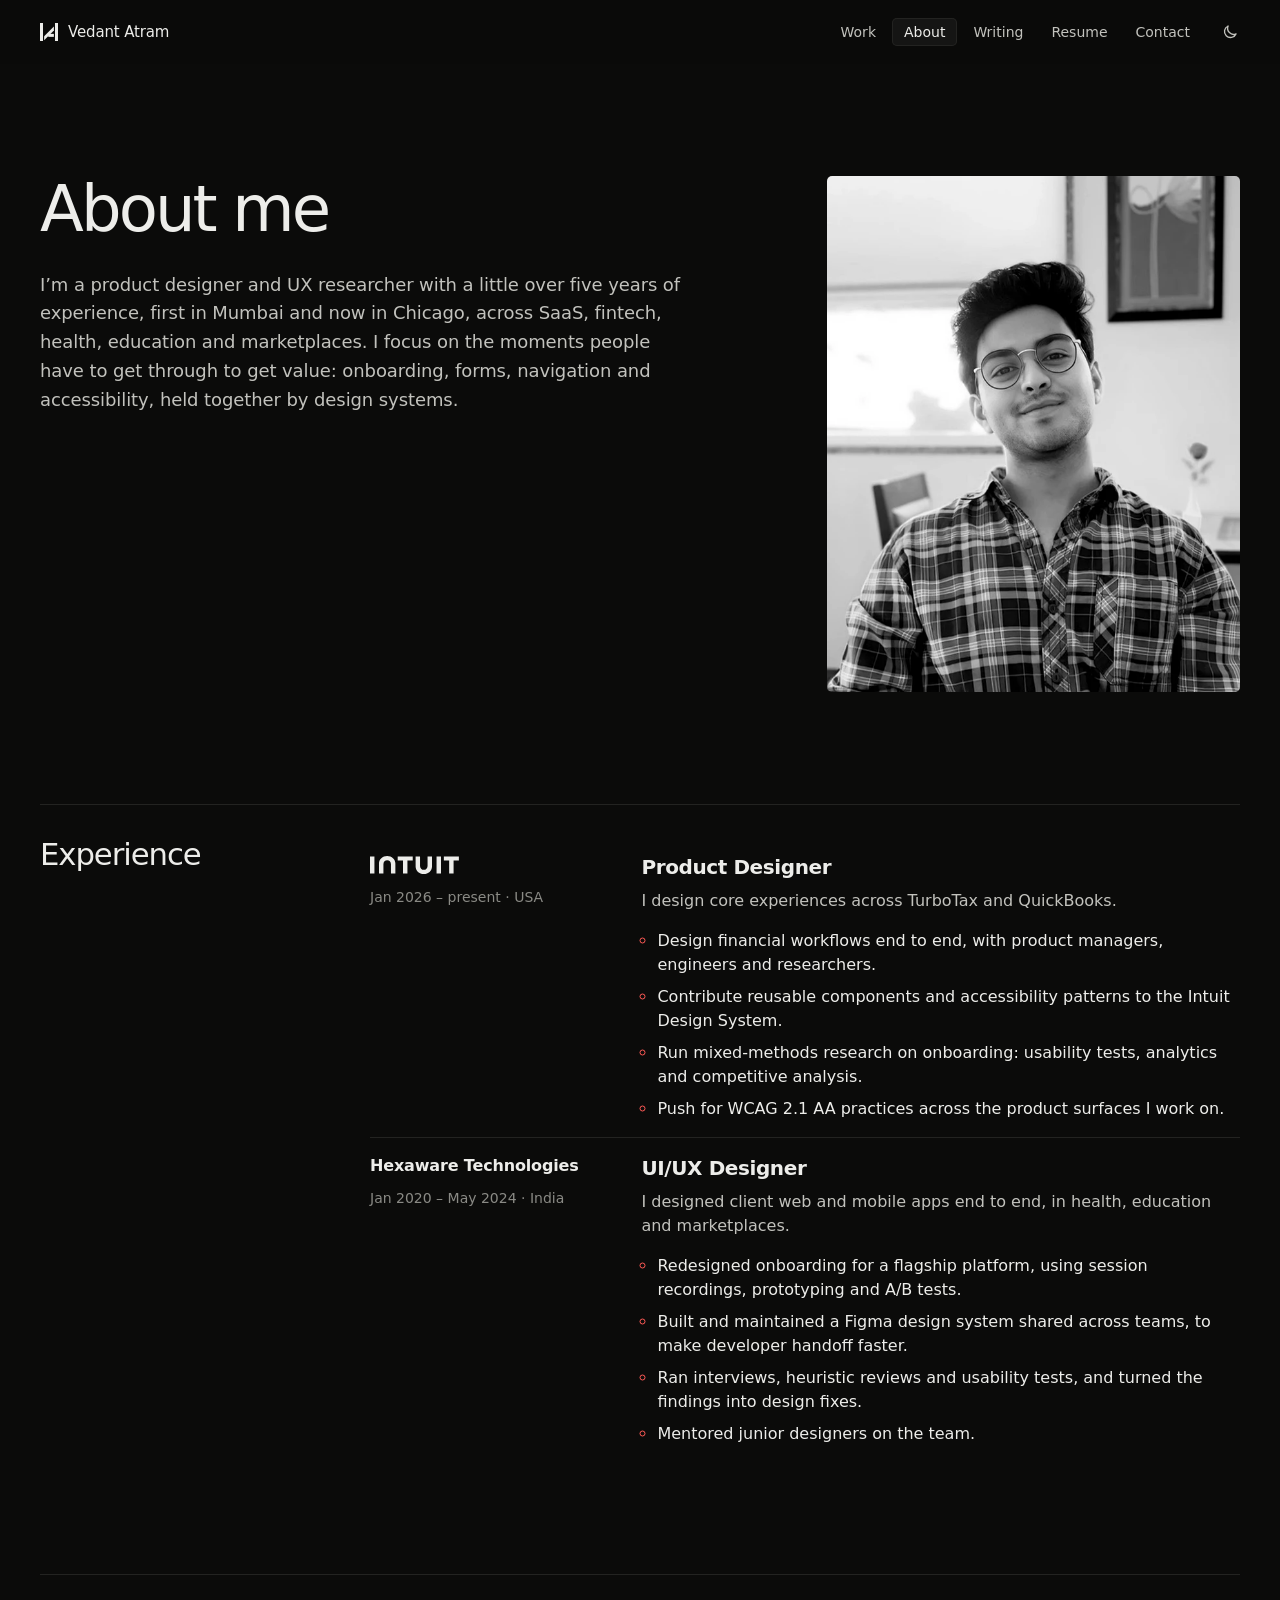
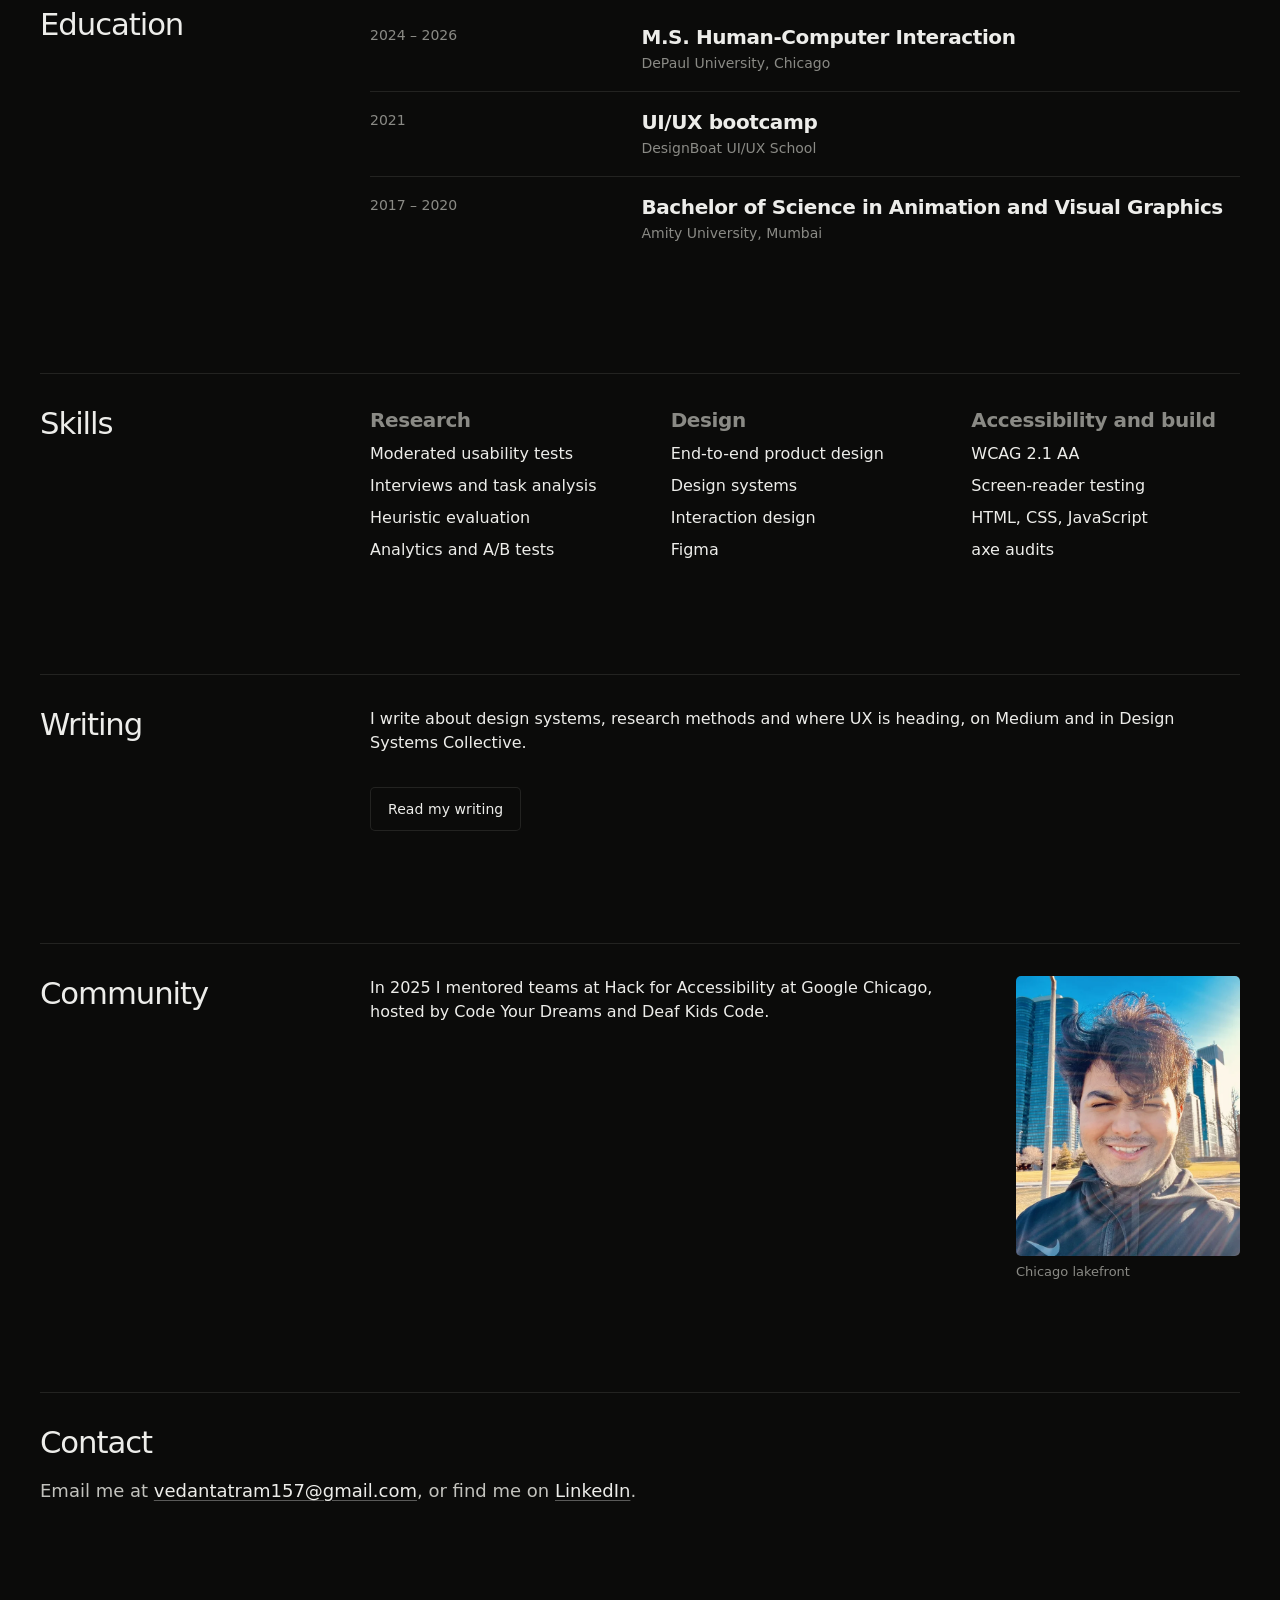
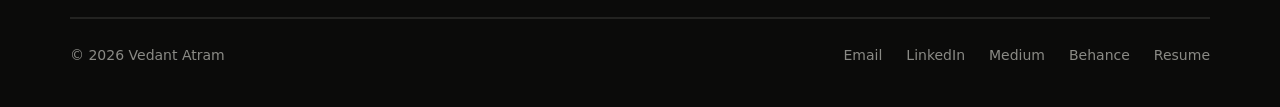
<file: about.html>
<!DOCTYPE html>
<html lang="en">
<head>
<meta charset="utf-8">
<meta http-equiv="Content-Security-Policy" content="default-src 'self'; script-src 'self' 'unsafe-inline'; style-src 'self' 'unsafe-inline' https://fonts.googleapis.com; font-src 'self' https://fonts.gstatic.com; img-src 'self' data:; media-src 'self'; connect-src 'self'; object-src 'none'; frame-src 'none'; base-uri 'self'; form-action 'self'; upgrade-insecure-requests">
<meta name="referrer" content="strict-origin-when-cross-origin">
<link rel="icon" href="favicon.svg" type="image/svg+xml">
<meta name="viewport" content="width=device-width, initial-scale=1">
<title>About · Vedant Atram</title>
<meta name="description" content="Vedant Atram, product designer at Intuit with 5+ years across SaaS, fintech and health. Research, design systems and accessibility. M.S. HCI, DePaul University.">
<link rel="canonical" href="https://atrams.cc/about.html">
<meta property="og:type" content="website">
<meta property="og:site_name" content="Vedant Atram">
<meta property="og:title" content="About · Vedant Atram">
<meta property="og:description" content="Product Designer at Intuit with 5+ years designing B2B and B2C products. M.S. Human&#8209;Computer Interaction, DePaul University.">
<meta property="og:url" content="https://atrams.cc/about.html">
<meta property="og:image" content="https://atrams.cc/assets/og-home.jpg">
<meta property="og:image:width" content="1200">
<meta property="og:image:height" content="630">
<meta name="twitter:card" content="summary_large_image">
<link rel="preconnect" href="https://fonts.googleapis.com">
<link rel="preconnect" href="https://fonts.gstatic.com" crossorigin>
<link href="https://fonts.googleapis.com/css2?family=Geist:wght@400;500;600&display=swap" rel="stylesheet">
<script>(function(){var m;try{m=localStorage.getItem("io-mode")}catch(e){}if(!m){var t=document.documentElement.getAttribute("data-theme");m="dark"}document.documentElement.setAttribute("data-mode",m);document.documentElement.classList.add("js")})();</script>
<style>
/* Same system as the case study.
   Spacing: 16px grid (8 half step, 4 hairline). Colour 60-30-10: neutral ground, ink + surfaces, one blue accent. */
:root {
  --s-1: 4px; --s0: 8px; --s1: 16px; --s2: 32px; --s3: 48px; --s4: 64px; --s5: 96px; --s6: 128px;
  --r-s: 8px; --r-m: 16px; --r-l: 24px;
  --bg: #FAFAF9; --surface: #FFFFFF; --mat: #F1F1EF; --text: #010400; --soft: #3D3D3D; --muted: #6B6B6B; --line: #E4E4E1;
  --accent: #1A3DFF; --accent-ink: #FFFFFF; --accent-soft: rgba(26,61,255,.08);
  --sans: "Inter", system-ui, -apple-system, "Segoe UI", sans-serif;
  --display: "Plus Jakarta Sans", "Inter", system-ui, sans-serif;
  color-scheme: light;
}
:root[data-mode="dark"] {
  --bg: #141414; --surface: #1C1C1C; --mat: #222222; --text: #F2F2F0; --soft: #CACAC7; --muted: #9A9A97; --line: #2D2D2D;
  --accent: #8FA2FF; --accent-ink: #010400; --accent-soft: rgba(143,162,255,.12);
  color-scheme: dark;
}
* { box-sizing: border-box; }
html { scroll-behavior: smooth; }
body { margin: 0; background: var(--bg); color: var(--soft); font-family: var(--sans); font-size: 16px; line-height: 24px; font-weight: 400; transition: background-color .3s, color .3s; }
@media (prefers-reduced-motion: reduce) { html { scroll-behavior: auto; } *, *::before, *::after { animation: none !important; transition: none !important; } }
h1, h2, h3 { font-family: var(--display); color: var(--text); margin: 0; font-weight: 500; text-wrap: balance; }
p { margin: 0; }
a { color: var(--text); text-underline-offset: 4px; text-decoration-thickness: 1px; text-decoration-color: color-mix(in srgb, var(--accent) 60%, transparent); transition: color .2s, text-decoration-color .2s; }
a:hover { color: var(--accent); text-decoration-color: var(--accent); }
img { max-width: 100%; display: block; }
:focus-visible { outline: 2px solid var(--accent); outline-offset: 4px; border-radius: var(--r-s); }
.vh { position: absolute; width: 1px; height: 1px; overflow: hidden; clip: rect(0 0 0 0); white-space: nowrap; }
.skip { position: absolute; left: var(--s1); top: -80px; z-index: 30; background: var(--text); color: var(--bg); padding: var(--s0) var(--s1); border-radius: var(--r-s); }
.skip:focus { top: var(--s1); }
.todo { display: inline-block; border: 1px dashed var(--muted); color: var(--muted); border-radius: var(--r-s); padding: 0 var(--s0); font-size: 14px; line-height: 24px; }

.wrap { max-width: calc(1088px + 2 * var(--s2)); margin: 0 auto; padding: 0 var(--s2); }
@media (max-width: 575.98px) { .wrap { padding: 0 var(--s1); } }

/* Nav */
.nav { position: sticky; top: 0; z-index: 20; height: 64px; display: flex; justify-content: space-between; align-items: center; padding: 0 var(--s2); background: color-mix(in srgb, var(--bg) 84%, transparent); backdrop-filter: blur(12px); -webkit-backdrop-filter: blur(12px); border-bottom: 1px solid transparent; transition: border-color .2s; }
.nav.scrolled { border-bottom-color: var(--line); }
.mark { width: 32px; height: 32px; border-radius: 50%; background: var(--text); color: var(--bg); display: grid; place-items: center; font-family: var(--display); font-weight: 600; font-size: 12px; letter-spacing: .02em; text-decoration: none; }
.mark:hover { color: var(--bg); background: var(--accent); }
.nav-r { display: flex; align-items: center; gap: var(--s0); }
.pill { font-size: 14px; line-height: 16px; color: var(--muted); text-decoration: none; padding: var(--s0) var(--s1); border-radius: 999px; border: 1px solid transparent; white-space: nowrap; }
.pill:hover { color: var(--text); }
.pill[aria-current] { color: var(--text); background: var(--surface); border-color: var(--line); }
.mode { width: 32px; height: 32px; border-radius: 50%; border: 0; background: none; color: var(--muted); cursor: pointer; display: grid; place-items: center; padding: 0; }
.mode:hover { color: var(--text); }
.mode svg { width: 16px; height: 16px; }
.mode .moon { display: none; } :root[data-mode="dark"] .mode .sun { display: none; } :root[data-mode="dark"] .mode .moon { display: block; }
@media (max-width: 480px) { .nav { padding: 0 var(--s1); gap: var(--s1); } .nav-r { gap: 0; } .pill { padding: var(--s0) 8px; } }

.logo { flex: none; display: inline-flex; align-items: center; gap: 16px; height: 32px; color: var(--text); text-decoration: none; border-radius: var(--r-s); }
.logo .lm { width: 24px; height: 24px; flex: none; display: block; }
.logo .lw { font-family: var(--display); font-weight: 600; font-size: 17px; line-height: 24px; letter-spacing: -.01em; white-space: nowrap; }
.logo:hover { color: var(--text); opacity: .72; }

/* Intro */
.intro { padding-top: var(--s5); padding-bottom: var(--s4); }
.hello { display: flex; align-items: center; gap: var(--s1); }
.avatar { width: 48px; height: 48px; border-radius: 50%; object-fit: cover; background: var(--mat); box-shadow: 0 0 0 1px var(--line); flex: none; }
.hello p { font-size: 16px; line-height: 24px; color: var(--muted); }
.hello b { display: block; color: var(--text); font-weight: 500; }
.intro h1 { margin-top: var(--s2); max-width: 880px; font-size: clamp(32px, 4.6vw, 56px); line-height: 1.14; letter-spacing: -.025em; }
.intro h1 .q { color: var(--muted); }
.intro .lede { margin-top: var(--s2); max-width: 640px; color: var(--soft); }
.links { margin-top: var(--s2); display: flex; flex-wrap: wrap; align-items: center; gap: var(--s0); }
.btn { display: inline-flex; align-items: center; justify-content: center; gap: var(--s0); height: 40px; padding: 0 24px; border-radius: 999px; font-size: 14px; line-height: 16px; font-weight: 500; letter-spacing: .005em; text-decoration: none; transition: filter .2s, border-color .2s, color .2s; }
.btn svg { width: 16px; height: 16px; }
.btn-primary { background: var(--accent); color: var(--accent-ink); }
.btn-primary:hover { color: var(--accent-ink); filter: brightness(1.08); }
.btn-quiet { background: var(--surface); color: var(--text); border: 1px solid var(--line); }
.btn-quiet:hover { color: var(--accent); border-color: var(--accent); }

/* Work */
.work { padding-top: var(--s4); }
.work, .about, .contact, .credit { background: linear-gradient(var(--line), var(--line)) no-repeat top / calc(100% - 2 * var(--s2)) 1px; }
@media (max-width: 575.98px) { .work, .about, .contact, .credit { background-size: calc(100% - 2 * var(--s1)) 1px; } }
.head { display: flex; justify-content: space-between; align-items: baseline; gap: var(--s1); margin-bottom: var(--s2); }
.head h2 { font-size: 24px; line-height: 32px; }
.head p { font-size: 14px; line-height: 24px; color: var(--muted); }

.case { position: relative; display: grid; grid-template-columns: minmax(0, 7fr) minmax(0, 5fr); gap: var(--s3); align-items: center; background: var(--surface); border: 1px solid var(--line); border-radius: var(--r-l); padding: var(--s2); transition: border-color .3s, box-shadow .3s; }
.case:hover { border-color: color-mix(in srgb, var(--accent) 40%, var(--line)); box-shadow: 0 32px 64px -48px rgba(1,4,0,.35); }
.cover { position: relative; margin: 0; background: var(--mat); border-radius: var(--r-m); aspect-ratio: 4 / 3; overflow: hidden; display: grid; place-items: center; }
.devices { position: relative; width: 84%; transition: transform .6s cubic-bezier(.2,.8,.2,1); }
.case:hover .devices { transform: translateY(-8px); }
.lid { background: #010400; border-radius: 12px 12px 4px 4px; padding: 8px 8px 16px; }
.scr { aspect-ratio: 16 / 10; overflow: hidden; border-radius: 4px; background: #ECECEE; }
.scr img, .p-scr img { width: 100%; height: 100%; object-fit: cover; object-position: top; }
.base { height: 8px; margin: 0 -6%; background: linear-gradient(#D6D6D4, #A9A9A7); border-radius: 0 0 8px 8px; }
:root[data-mode="dark"] .base { background: linear-gradient(#4A4A4A, #2A2A2A); }
.phone { position: absolute; left: -8%; bottom: -8%; width: 22%; background: #010400; border-radius: 16px; padding: 8px; box-shadow: 0 16px 32px -16px rgba(0,0,0,.5); transition: transform .6s cubic-bezier(.2,.8,.2,1); }
.case:hover .phone { transform: translateY(-8px); }
.p-scr { aspect-ratio: 390 / 844; overflow: hidden; border-radius: 12px; background: #ECECEE; }

.body { display: grid; gap: var(--s1); align-content: center; }
.tags { display: flex; flex-wrap: wrap; gap: var(--s0); list-style: none; margin: 0; padding: 0; }
.tags li { font-size: 12px; line-height: 16px; color: var(--muted); border: 1px solid var(--line); border-radius: 999px; padding: var(--s-1) 16px; }
.case h3 { font-size: 32px; line-height: 40px; letter-spacing: -.02em; }
.case h3 a { text-decoration: none; color: var(--text); }
.case h3 a::after { content: ""; position: absolute; inset: 0; border-radius: var(--r-l); }
.case h3 a:focus-visible { outline: none; }
.case:has(h3 a:focus-visible) { outline: 2px solid var(--accent); outline-offset: 4px; }
.sum { color: var(--soft); }
.facts { display: grid; grid-template-columns: repeat(3, minmax(0, 1fr)); gap: var(--s1); margin: var(--s0) 0 0; padding: var(--s1) 0 0; border-top: 1px solid var(--line); }
.facts div { min-width: 0; }
.facts dt { font-size: 12px; line-height: 16px; color: var(--muted); }
.facts dd { margin: var(--s-1) 0 0; font-size: 14px; line-height: 24px; color: var(--text); }
.acts { display: flex; flex-wrap: wrap; align-items: center; gap: var(--s1); margin-top: var(--s0); }
.go { display: inline-flex; align-items: center; gap: var(--s0); font-size: 16px; line-height: 24px; font-weight: 500; color: var(--accent); }
.go svg { width: 16px; height: 16px; transition: transform .3s; }
.case:hover .go svg { transform: translateX(4px); }
.side { position: relative; z-index: 1; font-size: 14px; line-height: 24px; color: var(--muted); }
@media (max-width: 991.98px) { .case { grid-template-columns: 1fr; gap: var(--s2); padding: var(--s1); border-radius: var(--r-m); } .case h3 a::after { border-radius: var(--r-m); } .body { padding: 0 var(--s0) var(--s0); } }
@media (max-width: 480px) { .case h3 { font-size: 24px; line-height: 32px; } .facts { grid-template-columns: 1fr 1fr; } }

.more { margin-top: var(--s2); display: flex; align-items: center; gap: var(--s1); padding: var(--s1) var(--s2); border: 1px dashed var(--line); border-radius: var(--r-m); font-size: 14px; line-height: 24px; color: var(--muted); }
.more::before { content: ""; flex: none; width: 8px; height: 8px; border-radius: 50%; background: var(--accent); }

/* About */
.about { margin-top: var(--s5); padding-top: var(--s4); display: grid; grid-template-columns: minmax(0, 5fr) minmax(0, 7fr); gap: var(--s3); }
.about h2 { font-size: 24px; line-height: 32px; }
.about .txt { display: grid; gap: var(--s1); }
.skills.first { margin-top: 0; padding-top: 0; border-top: 0; }
.about + .about { margin-top: var(--s4); }
.intro + .about { margin-top: 0; }
.skills { display: grid; grid-template-columns: repeat(3, minmax(0, 1fr)); gap: var(--s2); margin-top: var(--s2); padding-top: var(--s2); border-top: 1px solid var(--line); }
.skills h3 { font-family: var(--sans); font-size: 14px; line-height: 24px; color: var(--muted); font-weight: 500; }
.skills ul { list-style: none; margin: var(--s0) 0 0; padding: 0; display: grid; gap: var(--s-1); font-size: 16px; line-height: 24px; color: var(--text); }
@media (max-width: 991.98px) { .about { grid-template-columns: 1fr; gap: var(--s2); } }
@media (max-width: 575.98px) { .skills { grid-template-columns: 1fr; gap: var(--s1); } }


/* About page: narrow label column, wide content */
@media (min-width: 992px) { .about { grid-template-columns: minmax(0, 3fr) minmax(0, 9fr); } }
.intro h1 { max-width: 960px; font-size: clamp(32px, 3.6vw, 48px); }

/* Photos */
.me { display: grid; grid-template-columns: minmax(0, 7fr) minmax(0, 4fr); gap: var(--s4); align-items: end; }
.portrait, .candid { margin: 0; }
.portrait img, .candid img { width: 100%; height: auto; aspect-ratio: 4 / 5; object-fit: cover; border-radius: var(--r-m); background: var(--mat); }
.beyond { display: grid; grid-template-columns: minmax(0, 1fr) 224px; gap: var(--s3); align-items: start; }
.beyond .txt { display: grid; gap: var(--s1); }
.candid figcaption { margin-top: var(--s0); font-size: 12px; line-height: 16px; color: var(--muted); }
@media (max-width: 991.98px) { .me { grid-template-columns: 1fr; gap: var(--s3); } .portrait { max-width: 360px; } }
@media (max-width: 767.98px) { .beyond { grid-template-columns: 1fr; gap: var(--s2); } .candid { max-width: 288px; } }

/* Timeline */
.tl { list-style: none; margin: 0; padding: 0; display: grid; }
.tl > li { display: grid; grid-template-columns: minmax(0, 2fr) minmax(0, 5fr); gap: var(--s2); padding: var(--s2) 0; border-top: 1px solid var(--line); }
.tl > li:first-child { padding-top: 0; border-top: 0; }
.when { font-size: 14px; line-height: 24px; color: var(--muted); }
.when b { display: block; font-size: 16px; color: var(--text); font-weight: 500; }
.what h3 { font-size: 20px; line-height: 32px; }
.what p { color: var(--soft); margin-top: var(--s-1); }
.what ul { margin: var(--s1) 0 0; padding-left: var(--s1); display: grid; gap: var(--s0); font-size: 16px; line-height: 24px; }
.what ul li::marker { color: var(--accent); }
.tl.compact > li { padding: var(--s1) 0; }
.tl.compact > li:first-child { padding-top: 0; }
.tl.compact .what h3 { font-size: 16px; line-height: 24px; font-family: var(--sans); }
.tl.compact .what p { margin: 0; font-size: 14px; line-height: 24px; color: var(--muted); }
@media (max-width: 767.98px) { .tl > li { grid-template-columns: 1fr; gap: var(--s0); } }


/* Writing */
.posts { list-style: none; margin: 0; padding: 0; display: grid; }
.posts li { border-top: 1px solid var(--line); }
.posts li:last-child { border-bottom: 1px solid var(--line); }
.posts a { display: grid; grid-template-columns: minmax(0, 1fr) auto 16px; gap: var(--s1); align-items: center; padding: var(--s1) 0; text-decoration: none; color: var(--text); }
.posts .pt { font-size: 16px; line-height: 24px; font-weight: 500; }
.posts .pp { font-size: 12px; line-height: 16px; color: var(--muted); white-space: nowrap; }
.posts svg { width: 16px; height: 16px; color: var(--muted); transition: transform .25s, color .2s; }
.posts a:hover .pt, .posts a:hover svg { color: var(--accent); }
.posts a:hover svg { transform: translate(2px, -2px); }
.allposts { display: inline-flex; margin-top: var(--s1); font-size: 14px; line-height: 24px; }
@media (max-width: 767.98px) { .posts a { grid-template-columns: minmax(0, 1fr) 16px; gap: var(--s-1) var(--s1); } .posts .pp { grid-row: 2; } }
.wl { margin-bottom: var(--s2); }



/* Responsive + touch-target fixes */
.site-foot { margin-top: var(--s5); }
.sf-in { max-width: calc(1088px + 2 * var(--s2)); margin: 0 auto; padding: 0 var(--s2); }
.sf-row { display: flex; justify-content: space-between; align-items: center; gap: var(--s1) var(--s2); flex-wrap: wrap; padding: var(--s2) 0 var(--s3); border-top: 1px solid var(--line); }
.sf-c { font-size: 14px; line-height: 24px; color: var(--muted); }
.sf-links { list-style: none; margin: 0; padding: 0; display: flex; flex-wrap: wrap; gap: var(--s0) var(--s2); }
.sf-links a { display: inline-block; padding: 8px 0; font-size: 14px; line-height: 24px; color: var(--muted); text-decoration: none; }
.sf-links a:hover { color: var(--accent); }
@media (max-width: 575.98px) { .sf-in { padding: 0 var(--s1); } .sf-row { flex-direction: column-reverse; align-items: flex-start; } .sf-links { gap: var(--s0) var(--s1); } }
@media (max-width: 380px) { .nav { padding: 0 16px; gap: 8px; } .pill { padding: 8px 8px; font-size: 13px; } .logo { min-width: 24px; } .logo .lm { width: 22px; height: 22px; } .mode { width: 28px; } }


/* Mobile menu */
.menu-btn { display: none; }
@media (max-width: 767.98px) {
  .nav { padding: 0 var(--s1); gap: var(--s1); }
  .logo .lw { position: static !important; width: auto !important; height: auto !important; overflow: visible !important; clip: auto !important; }
  .nav-r { gap: var(--s0); }
  .menu-btn { display: grid; place-items: center; width: 40px; height: 40px; margin-right: -8px; border: 0; border-radius: 50%; background: none; color: var(--text); cursor: pointer; }
  .menu-btn .bars { position: relative; width: 18px; height: 10px; }
  .menu-btn .bars i { position: absolute; left: 0; right: 0; height: 1.5px; border-radius: 2px; background: currentColor; transition: transform .25s, top .25s; }
  .menu-btn .bars i:first-child { top: 0; } .menu-btn .bars i:last-child { top: 8.5px; }
  .menu-btn[aria-expanded="true"] .bars i:first-child { top: 4.25px; transform: rotate(45deg); }
  .menu-btn[aria-expanded="true"] .bars i:last-child { top: 4.25px; transform: rotate(-45deg); }
  .menu { position: fixed; z-index: 25; top: 64px; left: 0; right: 0; bottom: 0; display: flex; flex-direction: column; padding: var(--s1) var(--s1) var(--s3); background: var(--bg); border-top: 1px solid var(--line); overflow-y: auto; visibility: hidden; opacity: 0; transform: translateY(-8px); transition: opacity .2s, transform .25s cubic-bezier(.2,.8,.2,1), visibility 0s .25s; }
  .menu.open { visibility: visible; opacity: 1; transform: none; transition: opacity .2s, transform .25s cubic-bezier(.2,.8,.2,1); }
  .menu .pill { display: flex; align-items: center; justify-content: space-between; height: 64px; padding: 0 var(--s0) !important; border: 0 !important; border-bottom: 1px solid var(--line) !important; border-radius: 0; background: none !important; font-family: var(--display); font-size: 24px !important; line-height: 32px; font-weight: 500; color: var(--text); }
  .menu .pill[aria-current] { color: var(--accent); }
  .menu .pill[aria-current]::after { content: ""; width: 8px; height: 8px; border-radius: 50%; background: var(--accent); }
  body.menu-open { overflow: hidden; }
  body.menu-open .nav { -webkit-backdrop-filter: none; backdrop-filter: none; background: var(--bg); border-bottom-color: transparent; }
}

/* Site footer (shared by every page) */


/* Social links */
.social { list-style: none; margin: 0; padding: 0; display: grid; grid-template-columns: repeat(2, minmax(0, 1fr)); gap: var(--s1); }
.social a { display: grid; grid-template-columns: minmax(0, 1fr) 16px; grid-template-rows: auto auto; column-gap: var(--s1); padding: var(--s1); border: 1px solid var(--line); border-radius: var(--r-m); background: var(--surface); text-decoration: none; transition: border-color .2s; }
.social a:hover { border-color: var(--accent); }
.social .sn { font-size: 16px; line-height: 24px; font-weight: 500; color: var(--text); }
.social .sh { grid-row: 2; font-size: 14px; line-height: 24px; color: var(--muted); overflow-wrap: anywhere; }
.social svg { grid-row: 1 / span 2; grid-column: 2; align-self: center; width: 16px; height: 16px; color: var(--muted); transition: transform .25s, color .2s; }
.social a:hover svg { color: var(--accent); transform: translate(2px, -2px); }
@media (max-width: 575.98px) { .social { grid-template-columns: 1fr; } }

/* Contact */
.contact { margin-top: var(--s5); padding-top: var(--s4); padding-bottom: var(--s4); }
.contact h2 { font-size: clamp(28px, 3.4vw, 40px); line-height: 1.2; letter-spacing: -.02em; max-width: 640px; }
.contact .links { margin-top: var(--s2); }
.credit { padding-top: var(--s2); padding-bottom: var(--s4); display: flex; justify-content: space-between; gap: var(--s1); flex-wrap: wrap; font-size: 14px; line-height: 24px; color: var(--muted); }

/* Entrance */
.js .rv { opacity: 0; transform: translateY(var(--s1)); transition: opacity .7s ease, transform .7s cubic-bezier(.2,.8,.2,1); }
.js .rv.in { opacity: 1; transform: none; }
@media (prefers-reduced-motion: reduce) { .js .rv { opacity: 1; transform: none; } }
@media print { .js .rv { opacity: 1; transform: none; } .nav { position: static; } }
/* nav layout v2: mark only, centred capsule */
.logo { gap: 0; height: 44px; padding: 0 8px; margin-left: -8px; border-radius: 4px; }
.logo .lw { font-family: var(--display); font-weight: 600; font-size: 17px; line-height: 24px; letter-spacing: -.01em; white-space: nowrap; color: var(--text); }
@media (min-width: 768px) {
  .nav { display: grid; grid-template-columns: 1fr auto 1fr; height: 72px; padding: 0 var(--s2); }
  .nav-r { display: contents; }
  .nav > .logo { grid-column: 1; justify-self: start; }
  .menu { grid-column: 2; display: flex; gap: 2px; padding: 8px; border: 1px solid var(--line); border-radius: 999px; background: color-mix(in srgb, var(--surface) 70%, transparent); }
  .menu .pill { padding: 8px 16px; font-size: 14px; line-height: 16px; border: 0; transition: color .2s, background-color .2s; }
  .menu .pill[aria-current] { background: var(--text); color: var(--bg); border: 0; }
  .menu .pill:not([aria-current]):hover { background: var(--mat); color: var(--text); }
  .nav-r > .mode { grid-column: 3; justify-self: end; width: 40px; height: 40px; border: 1px solid var(--line); background: color-mix(in srgb, var(--surface) 70%, transparent); }
  .nav-r > .mode:hover { border-color: var(--muted); }
  .nav.scrolled { border-bottom-color: transparent; }
}
@media (min-width: 576px) and (max-width: 767.98px) { .nav { padding: 0 var(--s1); } .menu .pill { padding: 8px 16px; } }
/* sharp corners: 4–5px everywhere */
:root { --r-s: 5px; --r-m: 5px; --r-l: 5px; }
.btn, .pill, .menu, .mt, .sevp, .tags li, .toc a, .mode, .menu-btn, .logo, .nav-r > .mode { border-radius: 5px !important; }
.box, .ring, .fr-in, .sk-cal, .sk-f { border-radius: 4px; }
.meter i, .meter i::after { border-radius: 2px; }
.frame { border-radius: 5px !important; }
@media (min-width: 768px) { .menu { padding: 3px; } .menu .pill { border-radius: 3px !important; } }

</style>
<link rel="stylesheet" href="assets/system.css?v=202611280145"><link rel="stylesheet" href="assets/minimal.css?v=202611280145"><link rel="stylesheet" href="assets/layout.css?v=202611280145"><link rel="stylesheet" href="assets/color.css?v=202611280145"><link rel="stylesheet" href="assets/fundamentals.css?v=202611280145"><link rel="stylesheet" href="assets/motion.css?v=202611280145"><link rel="stylesheet" href="assets/devices.css?v=202611280145"><link rel="stylesheet" href="assets/brand.css?v=202611280145"><link rel="stylesheet" href="assets/scroll.css?v=202611280145"><link rel="stylesheet" href="assets/d.css?v=202611280145"><link rel="stylesheet" href="assets/refine.css?v=202611280145">
</head>
<body>
<a class="skip" href="#main">Skip to content</a>
<nav class="nav" id="nav" aria-label="Site">
  <a class="logo" href="index.html"><svg class="mk" viewBox="0 0 96 96" aria-hidden="true" focusable="false"><rect x="0" y="0" width="16" height="96"/><polygon points="22,92 22,70 74,18 74,40"/><rect x="80" y="0" width="16" height="96"/><rect x="44" y="58" width="30" height="16"/></svg><span class="lw"><b>Vedant</b><span> Atram</span></span></a>
  <div class="nav-r">
    <div class="menu" id="menu">
      <a class="pill" href="index.html#work">Work</a>
      <a class="pill" href="about.html" aria-current="page">About</a>
      <a class="pill" href="thinking.html">Writing</a>
      <a class="pill" href="Vedant-Atram-Resume.pdf" target="_blank" rel="noopener">Resume<span class="vh"> (PDF, opens in a new tab)</span></a>
      <a class="pill d-mob" href="index.html#contact">Contact</a>
    </div>
    <button class="mode" id="mode" type="button" aria-label="Dark mode" aria-pressed="false">
      <svg class="sun" viewBox="0 0 24 24" fill="none" stroke="currentColor" stroke-width="1.6" stroke-linecap="round" aria-hidden="true"><circle cx="12" cy="12" r="4"/><path d="M12 2.5v2M12 19.5v2M2.5 12h2M19.5 12h2M5.3 5.3l1.4 1.4M17.3 17.3l1.4 1.4M5.3 18.7l1.4-1.4M17.3 6.7l1.4-1.4"/></svg>
      <svg class="moon" viewBox="0 0 24 24" fill="none" stroke="currentColor" stroke-width="1.6" stroke-linecap="round" stroke-linejoin="round" aria-hidden="true"><path d="M20 14.5A8 8 0 0 1 9.5 4a8 8 0 1 0 10.5 10.5z"/></svg>
    </button>
    <a class="d-contact" href="index.html#contact">Contact</a>
    <button class="menu-btn" id="menu-btn" type="button" aria-expanded="false" aria-controls="menu"><span class="vh">Menu</span><span class="bars" aria-hidden="true"><i></i><i></i></span></button>
  </div>
</nav>

<main id="main">
  <header class="intro wrap me" id="top">
    <div class="me-txt">
    <h1 class="rv">About me</h1>
    <p class="lede rv">I’m a product designer and UX researcher with a little over five years of experience, first in Mumbai and now in Chicago, across SaaS, fintech, health, education and marketplaces. I focus on the moments people have to get through to get value: onboarding, forms, navigation and accessibility, held together by design systems.</p>
      </div>
    <figure class="portrait rv"><img src="assets/portrait.webp" width="640" height="800" alt="Vedant smiling at a table, in a black-and-white photo"></figure>
  </header>

  <section class="about wrap" aria-labelledby="h-exp">
    <h2 id="h-exp" class="rv">Experience</h2>
    <ol class="tl">
      <li class="rv">
        <div class="when"><b class="co-b"><svg class="co-logo co-intuit" viewBox="0 9.3 24 5.4" role="img" aria-label="Intuit"><path d="M12.32 12.38c0 1.174.974 2.033 2.211 2.033 1.237 0 2.212-.859 2.212-2.033v-2.7h-1.198v2.56c0 .633-.44 1.06-1.017 1.06s-1.017-.424-1.017-1.06V9.68h-1.198l.008 2.699zm7.624-1.619h1.429v3.563h1.198V10.76H24V9.68h-4.056v1.082zM19.17 9.68h-1.198v4.645h1.198V9.679zM7.482 10.761h1.43v3.563h1.197V10.76h1.428V9.68H7.482v1.082zM1.198 9.68H0v4.645h1.198V9.679zm5.653 1.94c0-1.174-.974-2.032-2.212-2.032-1.238 0-2.212.858-2.212 2.032v2.705h1.198v-2.56c0-.633.44-1.06 1.017-1.06s1.018.425 1.018 1.06v2.56h1.197L6.85 11.62h.001z" fill="currentColor"/></svg></b>Jan 2026 – present · USA</div>
        <div class="what">
          <h3>Product Designer</h3>
          <p>I design core experiences across TurboTax and QuickBooks.</p>
          <ul>
            <li>Design financial workflows end to end, with product managers, engineers and researchers.</li>
            <li>Contribute reusable components and accessibility patterns to the Intuit Design System.</li>
            <li>Run mixed-methods research on onboarding: usability tests, analytics and competitive analysis.</li>
            <li>Push for WCAG 2.1 AA practices across the product surfaces I work on.</li>
          </ul>
        </div>
      </li>
      <li class="rv">
        <div class="when"><b class="co-b"><span class="co-txt">Hexaware Technologies</span></b>Jan 2020 – May 2024 · India</div>
        <div class="what">
          <h3>UI/UX Designer</h3>
          <p>I designed client web and mobile apps end to end, in health, education and marketplaces.</p>
          <ul>
            <li>Redesigned onboarding for a flagship platform, using session recordings, prototyping and A/B tests.</li>
            <li>Built and maintained a Figma design system shared across teams, to make developer handoff faster.</li>
            <li>Ran interviews, heuristic reviews and usability tests, and turned the findings into design fixes.</li>
            <li>Mentored junior designers on the team.</li>
          </ul>
        </div>
      </li>
    </ol>
  </section>

  <section class="about wrap" aria-labelledby="h-edu">
    <h2 id="h-edu" class="rv">Education</h2>
    <ol class="tl compact">
      <li class="rv"><div class="when">2024 – 2026</div><div class="what"><h3>M.S. Human&#8209;Computer Interaction</h3><p>DePaul University, Chicago</p></div></li>
      <li class="rv"><div class="when">2021</div><div class="what"><h3>UI/UX bootcamp</h3><p>DesignBoat UI/UX School</p></div></li>
      <li class="rv"><div class="when">2017 – 2020</div><div class="what"><h3>Bachelor of Science in Animation and Visual Graphics</h3><p>Amity University, Mumbai</p></div></li>
    </ol>
  </section>

  <section class="about wrap" aria-labelledby="h-skills">
    <h2 id="h-skills" class="rv">Skills</h2>
    <div class="rv">
      <div class="skills first">
        <div><h3>Research</h3><ul><li>Moderated usability tests</li><li>Interviews and task analysis</li><li>Heuristic evaluation</li><li>Analytics and A/B tests</li></ul></div>
        <div><h3>Design</h3><ul><li>End-to-end product design</li><li>Design systems</li><li>Interaction design</li><li>Figma</li></ul></div>
        <div><h3>Accessibility and build</h3><ul><li>WCAG 2.1 AA</li><li>Screen-reader testing</li><li>HTML, CSS, JavaScript</li><li>axe audits</li></ul></div>
      </div>
    </div>
  </section>

  <section class="about wrap" aria-labelledby="h-writing">
    <h2 id="h-writing" class="rv">Writing</h2>
    <div class="rv">
      <p class="wl">I write about design systems, research methods and where UX is heading, on Medium and in Design Systems Collective.</p>
      <div class="links" style="margin-top:0"><a class="btn btn-quiet" href="thinking.html">Read my writing</a></div>
    </div>
  </section>

  <section class="about wrap" aria-labelledby="h-beyond">
    <h2 id="h-beyond" class="rv">Community</h2>
    <div class="rv beyond">
      <div class="txt">
      <p>In 2025 I mentored teams at Hack for Accessibility at Google Chicago, hosted by Code Your Dreams and Deaf Kids Code.</p>
      </div>
      <figure class="candid"><img src="assets/chicago.webp" width="640" height="800" alt="Vedant grinning into the sun by the Chicago lakefront, wind in his hair" loading="lazy"><figcaption>Chicago lakefront</figcaption></figure>
    </div>
  </section>

  <section class="contact wrap" id="contact" aria-labelledby="h-contact">
    <h2 id="h-contact" class="rv">Contact</h2>
    <p class="lede rv">Email me at <a href="mailto:vedantatram157@gmail.com">vedantatram157@gmail.com</a>, or find me on <a href="https://www.linkedin.com/in/vedantatram/">LinkedIn</a>.</p>
  </section>
</main>

<footer class="site-foot" aria-label="Site footer">
  <div class="sf-in">
    <div class="sf-row">
      <span class="sf-c">© 2026 Vedant Atram</span>
      <ul class="sf-links">
        <li><a href="mailto:vedantatram157@gmail.com">Email</a></li>
        <li><a href="https://www.linkedin.com/in/vedantatram/">LinkedIn</a></li>
        <li><a href="https://medium.com/@Atrams">Medium</a></li>
        <li><a href="https://www.behance.net/vedantatram">Behance</a></li>
        <li><a href="Vedant-Atram-Resume.pdf" target="_blank" rel="noopener">Resume<span class="vh"> (PDF, opens in a new tab)</span></a></li>
      </ul>
    </div>
  </div>
</footer>

<script>
(function () {
  var root = document.documentElement, nav = document.getElementById("nav"), btn = document.getElementById("mode");
  function sync() { btn.setAttribute("aria-pressed", root.getAttribute("data-mode") === "dark" ? "true" : "false"); }
  sync();
  btn.addEventListener("click", function () {
    var m = root.getAttribute("data-mode") === "dark" ? "light" : "dark";
    root.setAttribute("data-mode", m); sync();
    try { localStorage.setItem("io-mode", m); } catch (e) {}
  });
  window.addEventListener("scroll", function () { nav.classList.toggle("scrolled", window.scrollY > 8); }, { passive: true });


  /* Gentle entrance */
  var els = Array.prototype.slice.call(document.querySelectorAll(".rv"));
  var reduce = window.matchMedia && matchMedia("(prefers-reduced-motion: reduce)").matches;
  if ("IntersectionObserver" in window && !reduce) {
    var io = new IntersectionObserver(function (es) { es.forEach(function (e) { if (e.isIntersecting) { e.target.classList.add("in"); io.unobserve(e.target); } }); }, { rootMargin: "0px 0px -6% 0px" });
    els.forEach(function (el, i) { el.style.transitionDelay = (el.closest(".intro") ? i * 80 : 0) + "ms"; io.observe(el); });
  } else els.forEach(function (el) { el.classList.add("in"); });
})();
</script>
<script>
(function () {
  var b = document.getElementById("menu-btn"), m = document.getElementById("menu"), mq = window.matchMedia("(max-width: 767.98px)");
  if (!b || !m) return;
  function set(open, focusBtn) {
    b.setAttribute("aria-expanded", open ? "true" : "false");
    m.classList.toggle("open", open); document.body.classList.toggle("menu-open", open);
    if (open) { var f = m.querySelector("a"); if (f) setTimeout(function () { f.focus(); }, 60); }
    else if (focusBtn) b.focus();
  }
  b.addEventListener("click", function () { set(b.getAttribute("aria-expanded") !== "true"); });
  document.addEventListener("keydown", function (e) { if (e.key === "Escape" && m.classList.contains("open")) set(false, true); });
  m.addEventListener("click", function (e) { if (e.target.closest("a")) set(false); });
  function sync() { if (!mq.matches) set(false); m.toggleAttribute("inert", mq.matches && !m.classList.contains("open")); }
  b.addEventListener("click", sync); mq.addEventListener ? mq.addEventListener("change", sync) : mq.addListener(sync); sync();
})();
</script>
<script src="assets/motion.js?v=202611280145" defer></script>
<script src="assets/d.js?v=202611280145" defer></script>
</body>
</html>
</file>
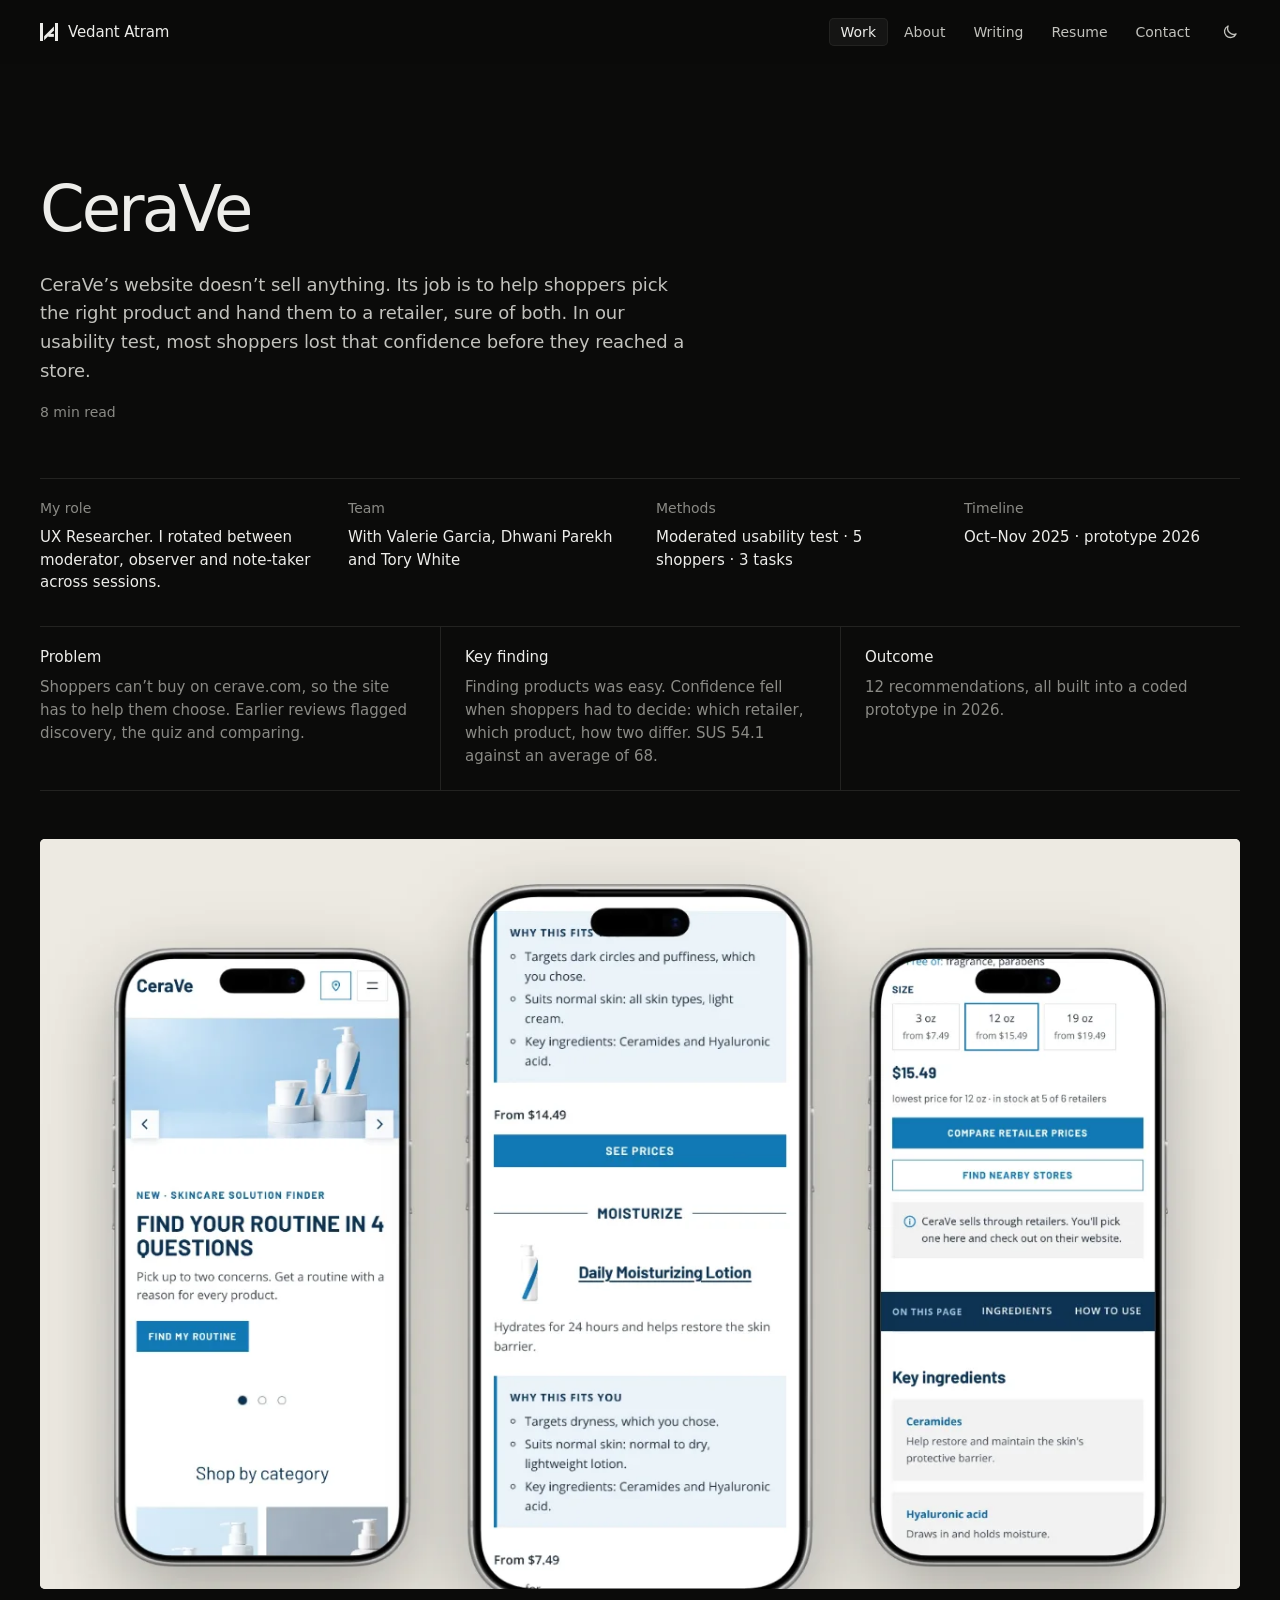
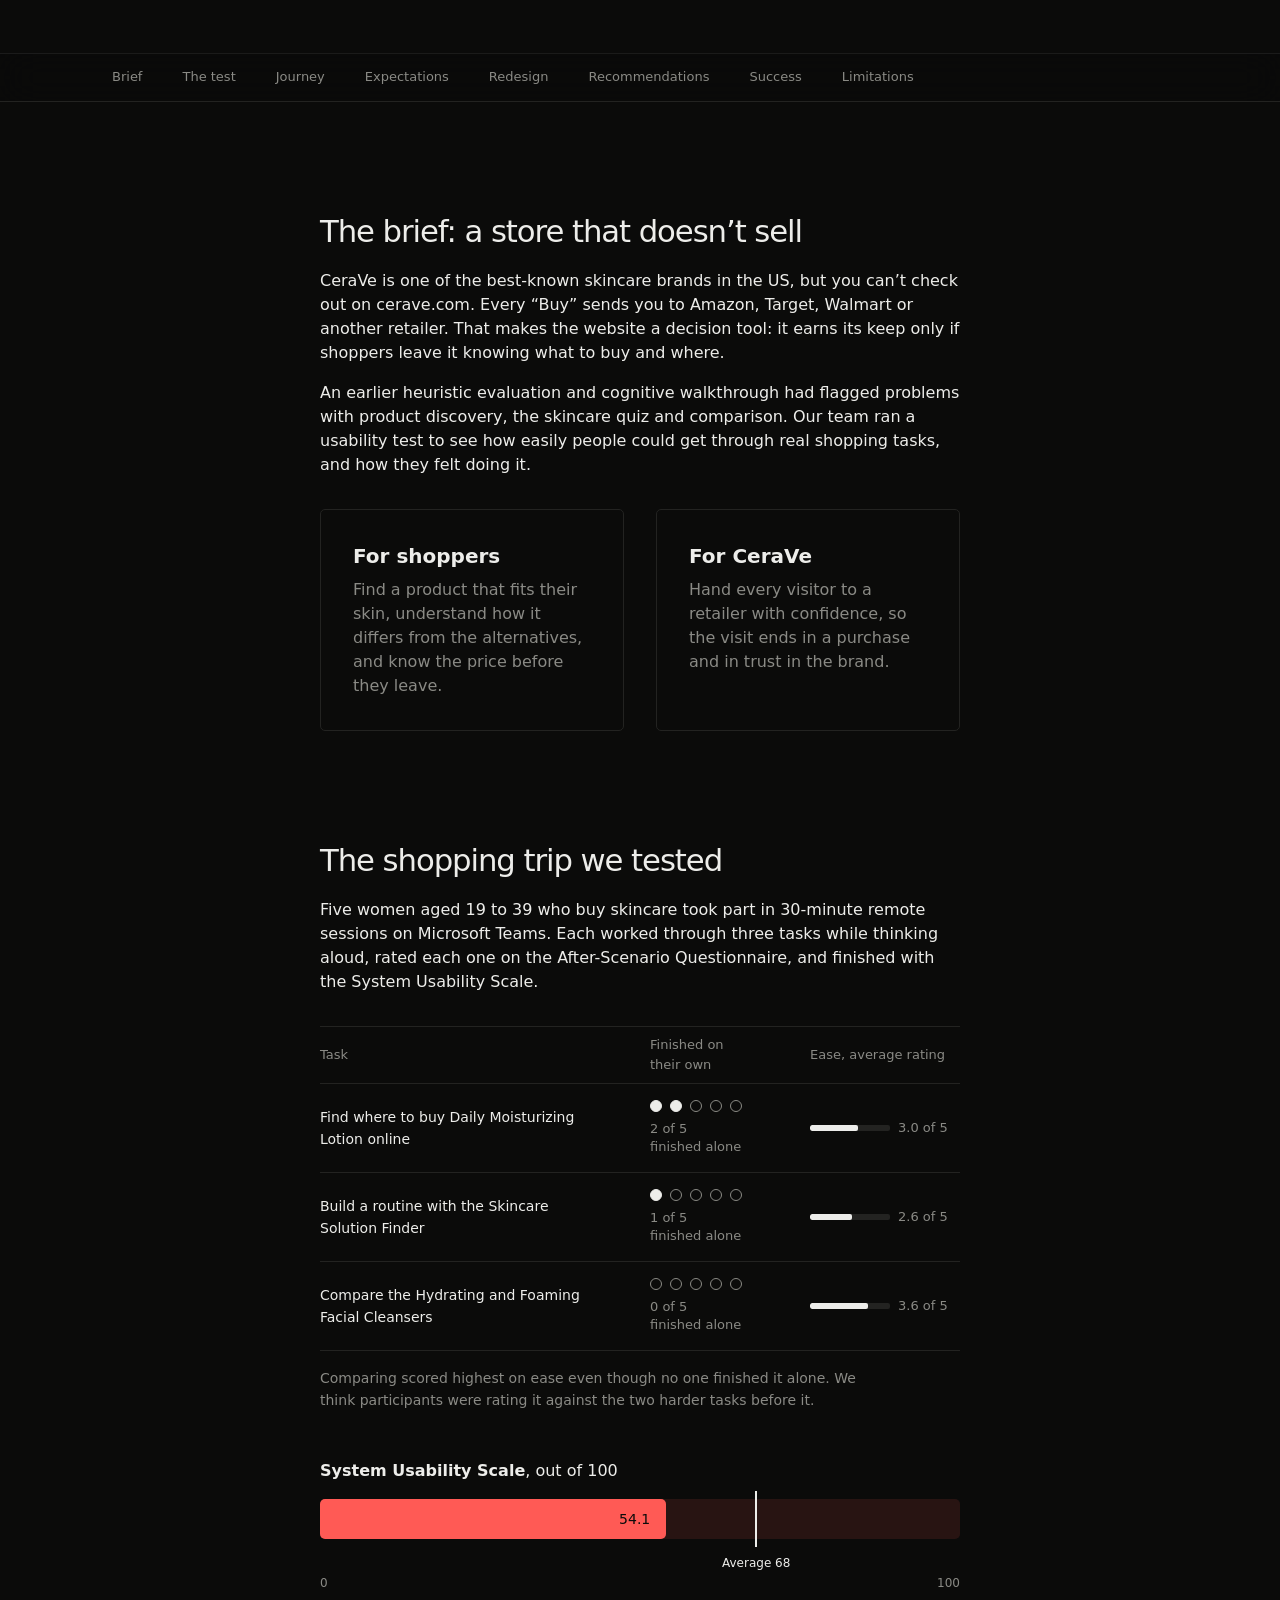
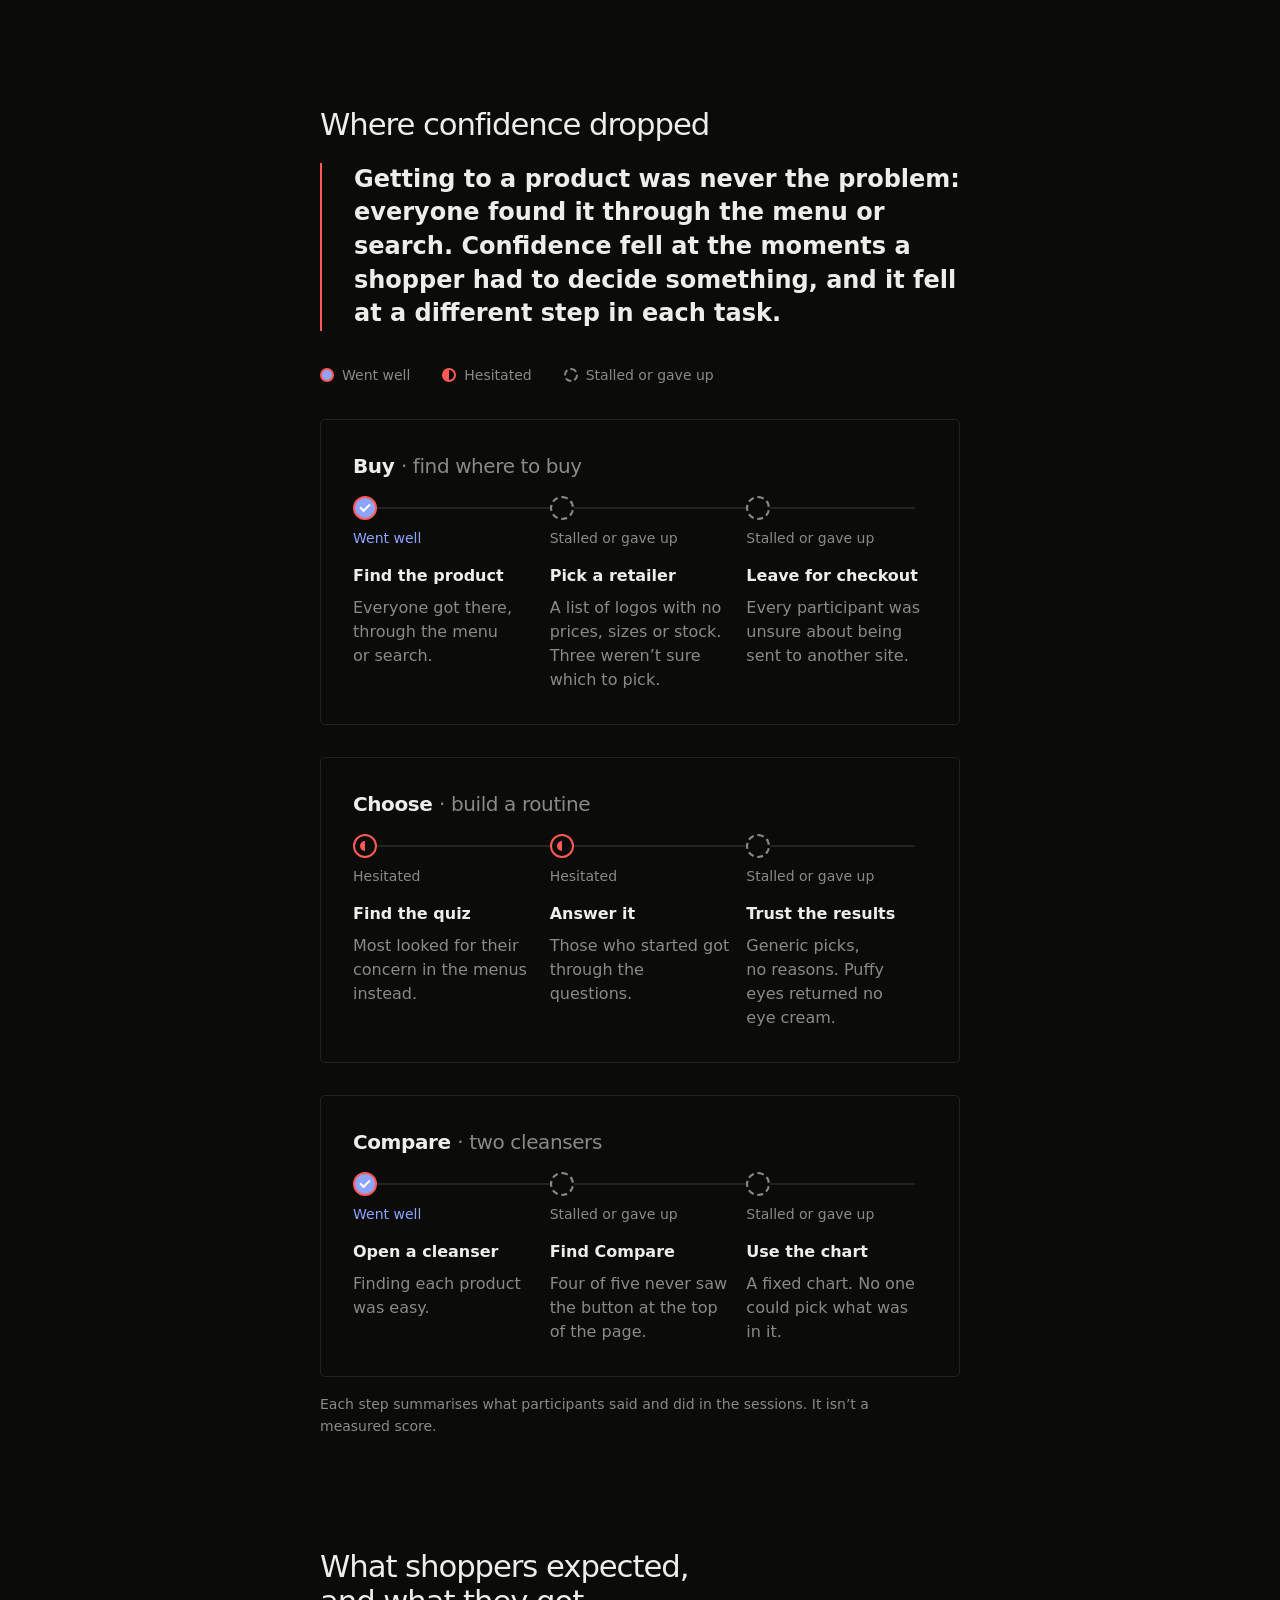
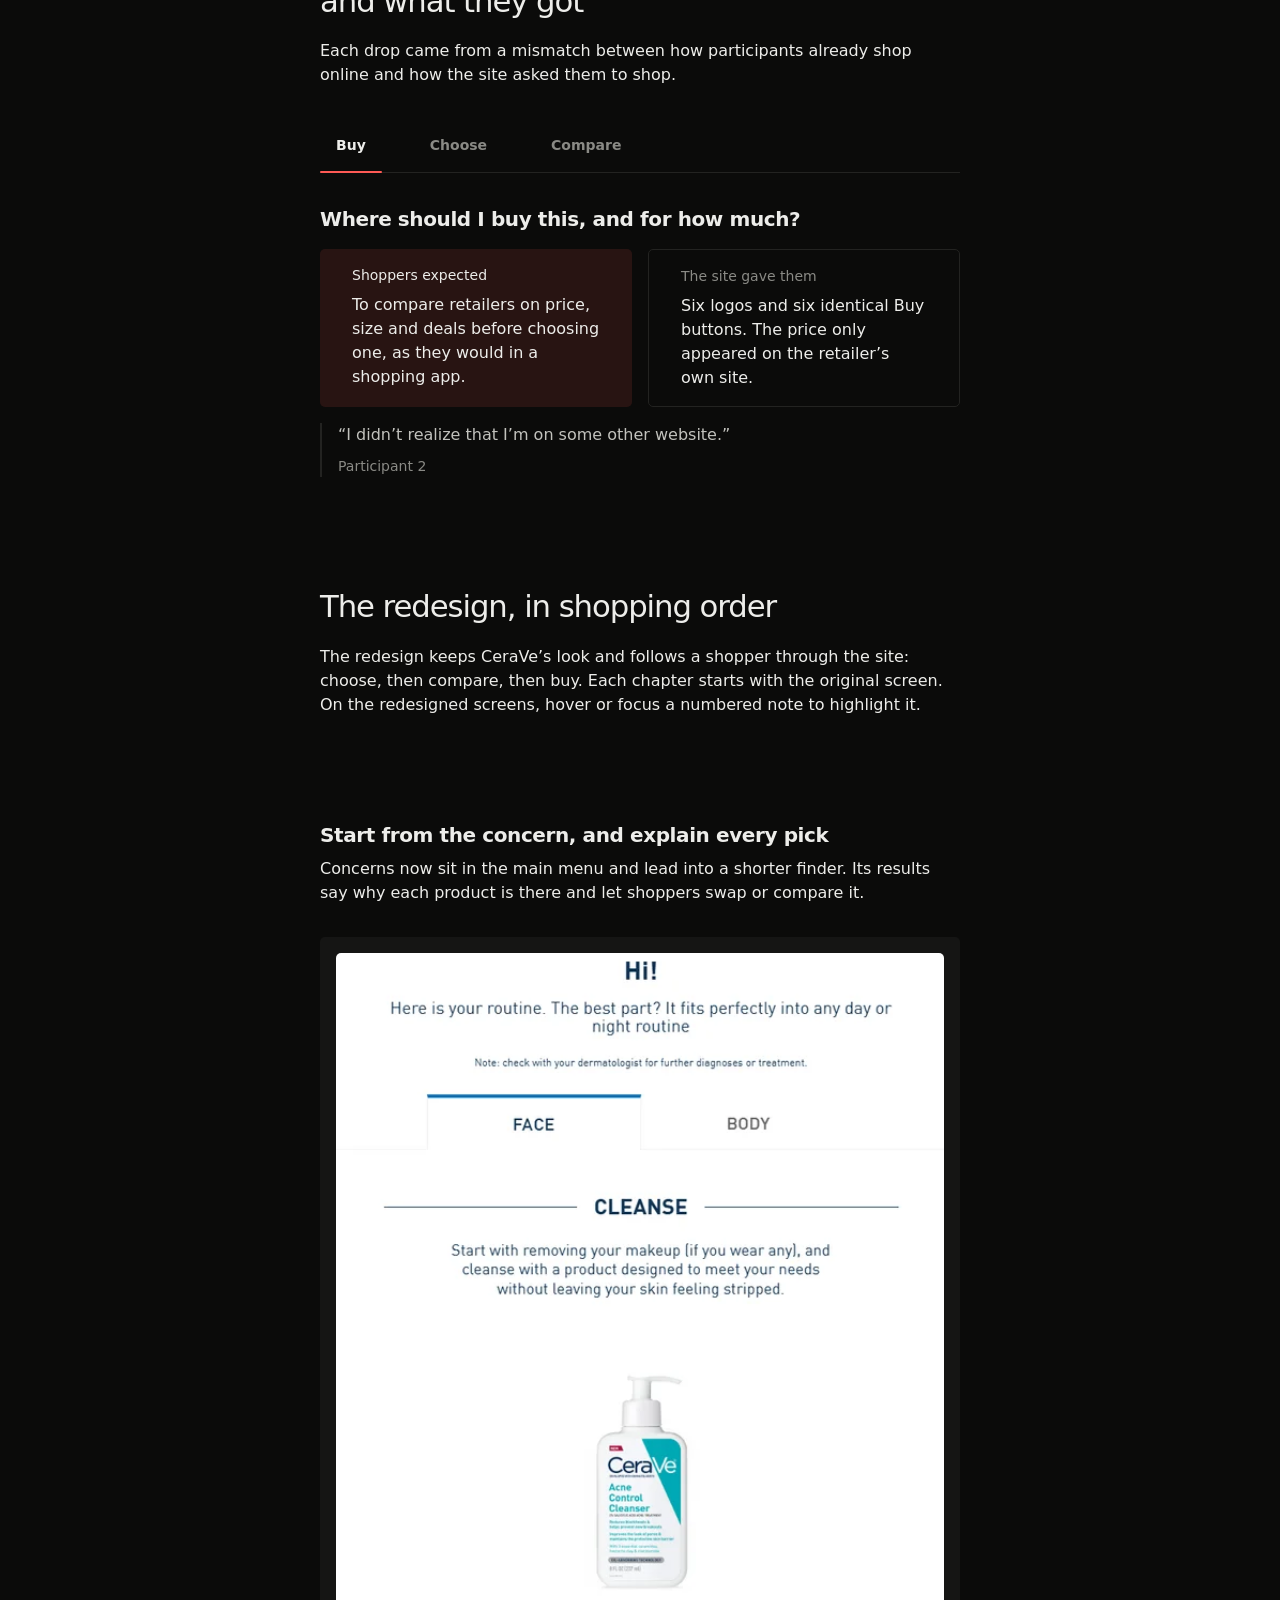
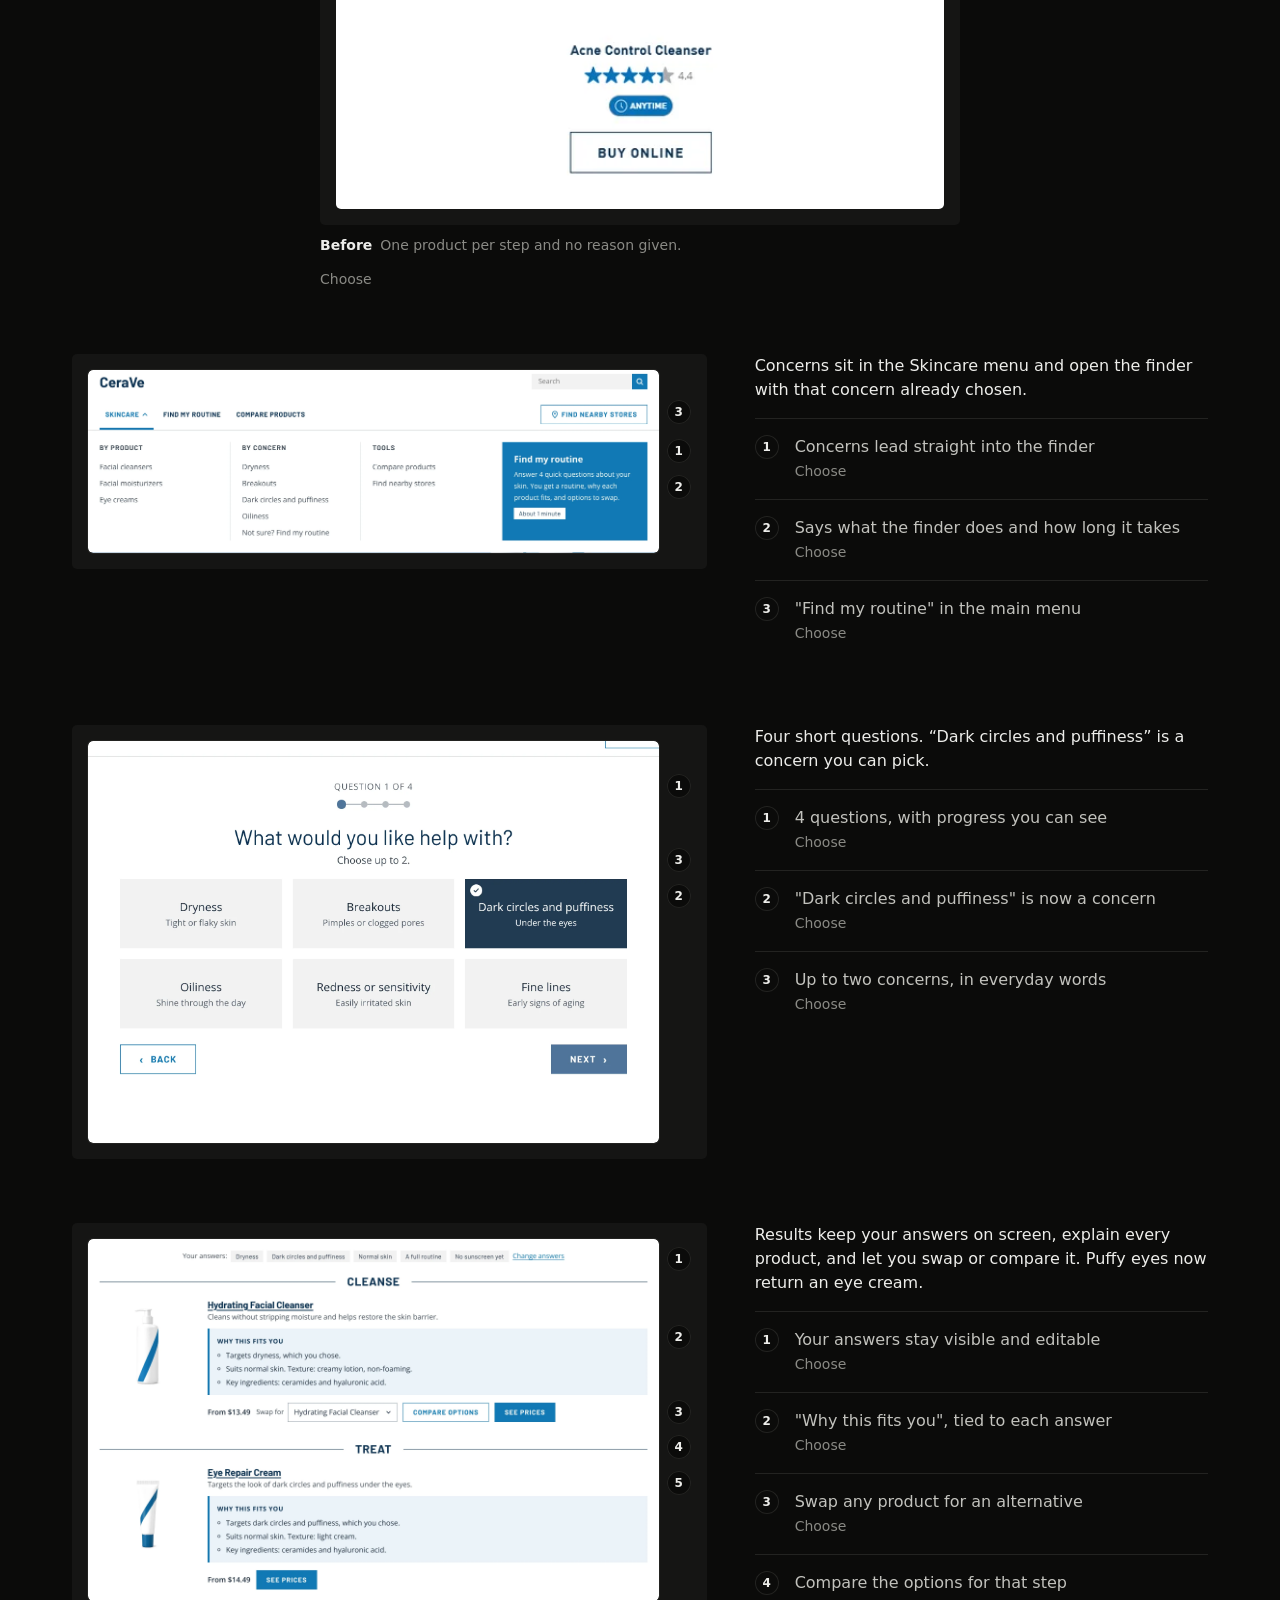
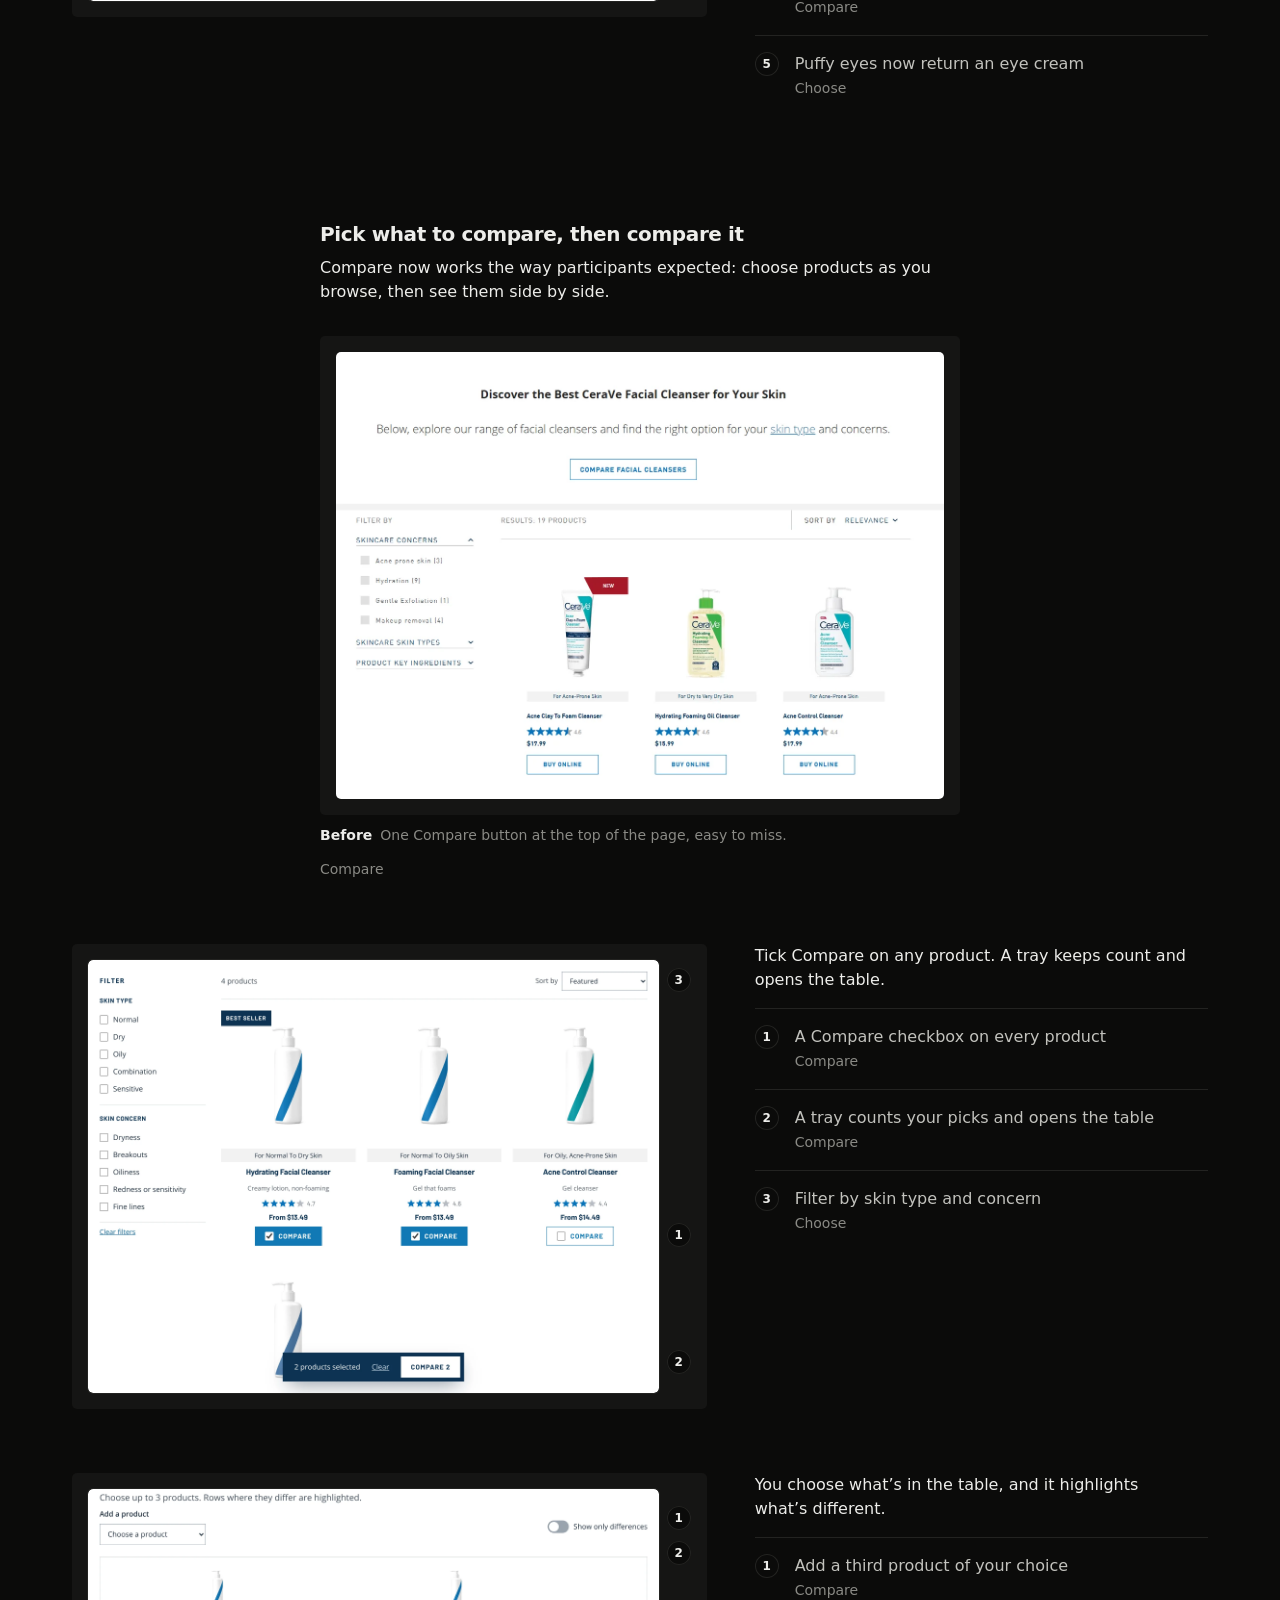
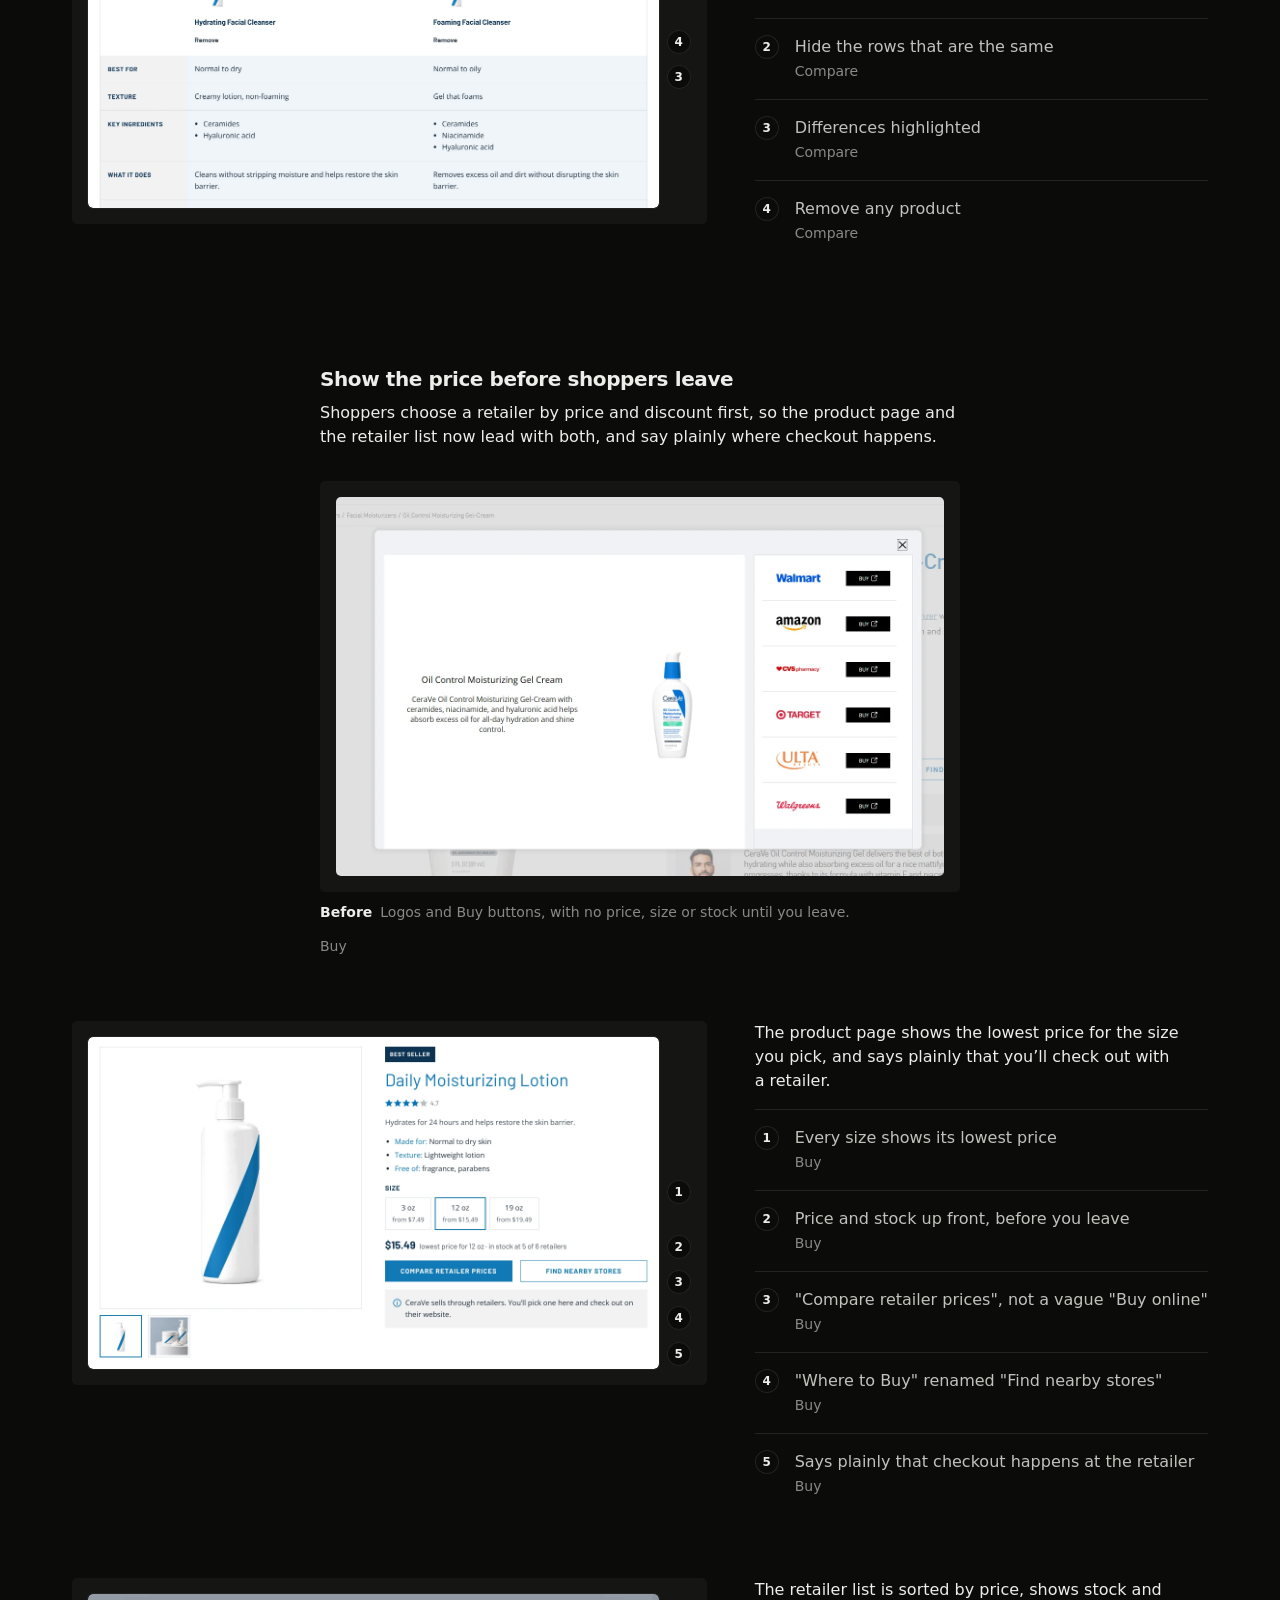
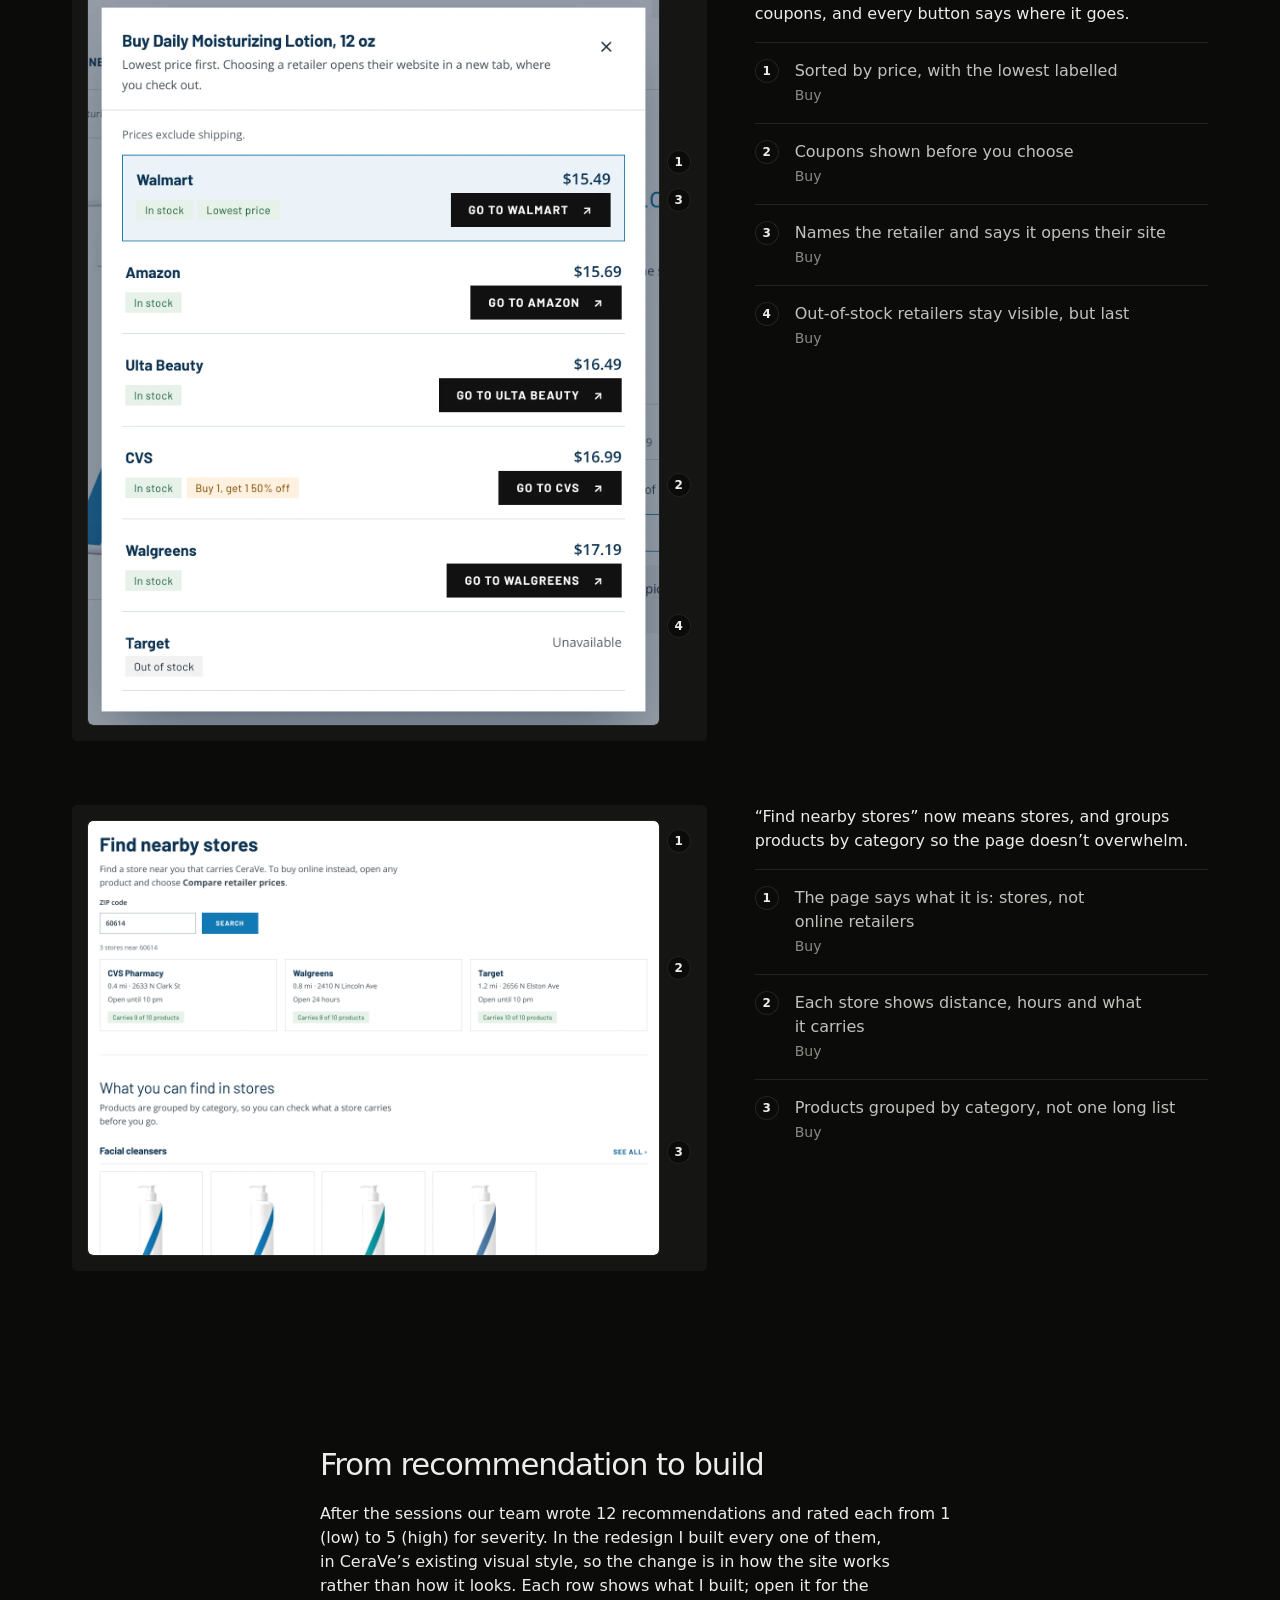
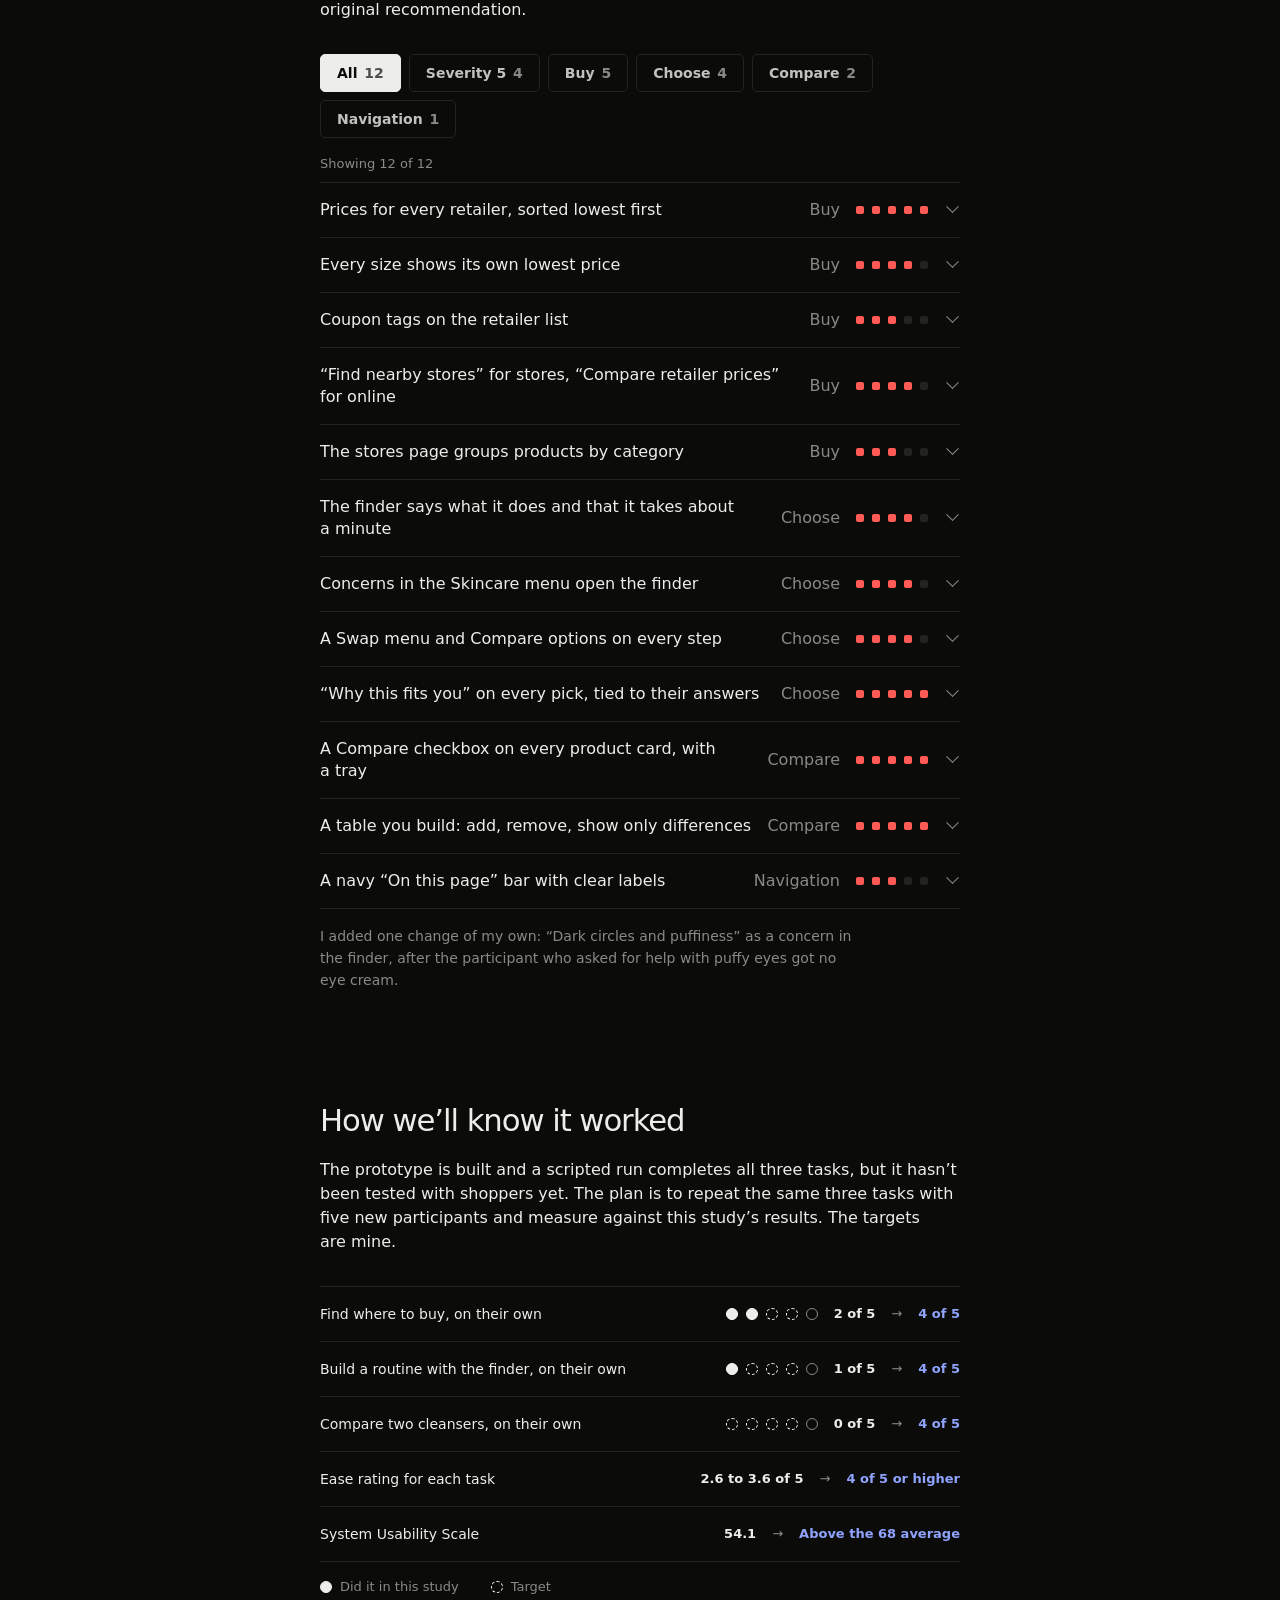
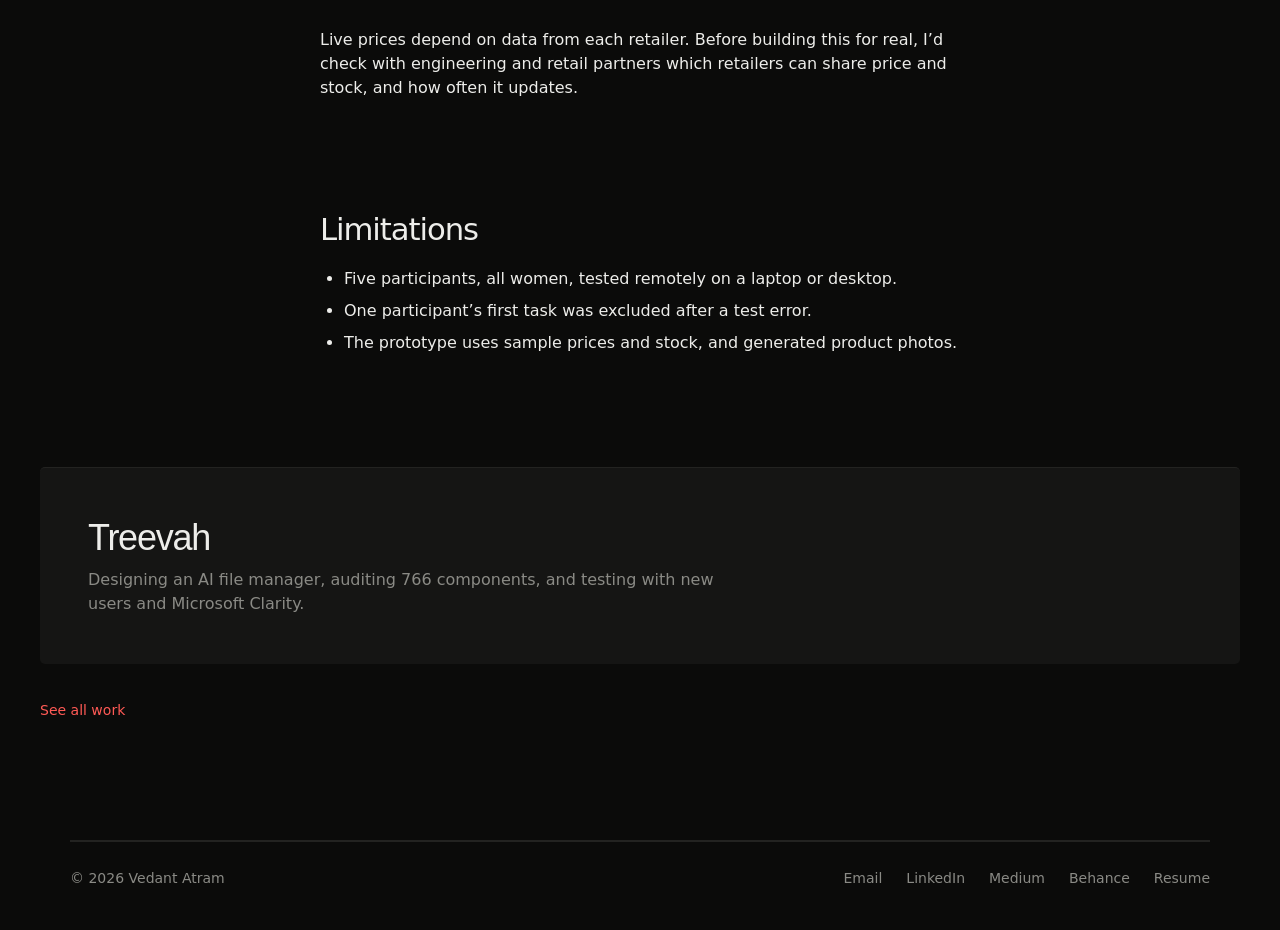
<file: cerave.html>
<!DOCTYPE html>
<html lang="en">
<head>
<meta charset="utf-8">
<meta http-equiv="Content-Security-Policy" content="default-src 'self'; script-src 'self' 'unsafe-inline'; style-src 'self' 'unsafe-inline' https://fonts.googleapis.com; font-src 'self' https://fonts.gstatic.com; img-src 'self' data:; media-src 'self'; connect-src 'self'; object-src 'none'; frame-src 'none'; base-uri 'self'; form-action 'self'; upgrade-insecure-requests">
<meta name="referrer" content="strict-origin-when-cross-origin">
<link rel="icon" href="favicon.svg" type="image/svg+xml">
<meta name="viewport" content="width=device-width, initial-scale=1">
<title>CeraVe · Vedant Atram</title>
<meta name="description" content="Usability testing CeraVe’s website with five shoppers, then redesigning how they find, compare and buy.">
<link rel="canonical" href="https://atrams.cc/cerave.html">
<meta property="og:type" content="article">
<meta property="og:site_name" content="Vedant Atram">
<meta property="og:title" content="CeraVe · Vedant Atram">
<meta property="og:description" content="Usability testing CeraVe’s website with five shoppers, then redesigning how they find, compare and buy.">
<meta property="og:url" content="https://atrams.cc/cerave.html">
<meta property="og:image" content="https://atrams.cc/assets/og-cv.jpg">
<meta property="og:image:width" content="1200">
<meta property="og:image:height" content="630">
<meta name="twitter:card" content="summary_large_image">
<link rel="preconnect" href="https://fonts.googleapis.com">
<link rel="preconnect" href="https://fonts.gstatic.com" crossorigin>
<link href="https://fonts.googleapis.com/css2?family=Geist:wght@400;500;600&display=swap" rel="stylesheet">
<script>(function(){var m;try{m=localStorage.getItem("io-mode")}catch(e){}if(!m){var t=document.documentElement.getAttribute("data-theme");m="dark"}document.documentElement.setAttribute("data-mode",m);document.documentElement.classList.add("js")})();</script>
<style>
/* Tokens
   Spacing: 16px grid. 8px is the half step for tight pairs, 4px only for hairline nudges.
   Colour 60-30-10: 60 neutral ground (--bg), 30 ink and surfaces (--text, --surface, --mat, --line), 10 one accent (--accent). */
:root {
  --s-1: 4px; --s0: 8px; --s1: 16px; --s2: 32px; --s3: 48px; --s4: 64px; --s5: 96px; --s6: 128px;
  --r-s: 8px; --r-m: 16px; --r-l: 24px;
  --bg: #FAFAF9; --surface: #FFFFFF; --mat: #F1F1EF; --text: #010400; --soft: #3D3D3D; --muted: #6B6B6B; --line: #E4E4E1;
  --accent: #1A3DFF; --accent-ink: #FFFFFF; --accent-soft: rgba(26,61,255,.08);
  --sans: "Inter", system-ui, -apple-system, "Segoe UI", sans-serif;
  --display: "Plus Jakarta Sans", "Inter", system-ui, sans-serif;
  color-scheme: light;
}
:root[data-mode="dark"] {
  --bg: #141414; --surface: #1C1C1C; --mat: #222222; --text: #F2F2F0; --soft: #CACAC7; --muted: #9A9A97; --line: #2D2D2D;
  --accent: #8FA2FF; --accent-ink: #010400; --accent-soft: rgba(143,162,255,.12);
  color-scheme: dark;
}
* { box-sizing: border-box; }
html { font-size: 100%; scroll-behavior: smooth; }
body { margin: 0; background: var(--bg); color: var(--soft); font-family: var(--sans); font-size: 16px; line-height: 24px; font-weight: 400; transition: background-color .3s, color .3s; }
@media (prefers-reduced-motion: reduce) { html { scroll-behavior: auto; } *, *::before, *::after { animation: none !important; transition: none !important; } }
h1, h2, h3, h4 { font-family: var(--display); color: var(--text); margin: 0; font-weight: 500; text-wrap: balance; }
p { margin: 0; }
a { color: var(--text); text-underline-offset: 4px; text-decoration-thickness: 1px; text-decoration-color: color-mix(in srgb, var(--accent) 60%, transparent); transition: color .2s, text-decoration-color .2s; }
a:hover { color: var(--accent); text-decoration-color: var(--accent); }
img, video { max-width: 100%; display: block; }
:focus-visible { outline: 2px solid var(--accent); outline-offset: 4px; border-radius: var(--r-s); }
.vh { position: absolute; width: 1px; height: 1px; overflow: hidden; clip: rect(0 0 0 0); white-space: nowrap; }
.skip { position: absolute; left: var(--s1); top: -80px; z-index: 30; background: var(--text); color: var(--bg); padding: var(--s0) var(--s1); border-radius: var(--r-s); }
.skip:focus { top: var(--s1); }
.todo { display: inline-block; border: 1px dashed var(--muted); color: var(--muted); border-radius: var(--r-s); padding: 0 var(--s0); font-size: 14px; }

/* Layout: one 672px reading column (42 x 16), 1088px media column (68 x 16) */
.col { max-width: calc(672px + 2 * var(--s2)); margin: 0 auto; padding: 0 var(--s2); }
.wide { max-width: calc(1088px + 2 * var(--s2)); margin-left: auto; margin-right: auto; padding: 0 var(--s2); }
@media (max-width: 575.98px) { .col, .wide { padding: 0 var(--s1); } }

/* Nav */
.nav { position: sticky; top: 0; z-index: 20; display: flex; justify-content: space-between; align-items: center; height: 64px; padding: 0 var(--s2); border-bottom: 1px solid transparent; transition: border-color .2s; background: color-mix(in srgb, var(--bg) 84%, transparent); backdrop-filter: blur(12px); -webkit-backdrop-filter: blur(12px); }
.nav.scrolled { border-bottom-color: var(--line); }
.mark { width: 32px; height: 32px; border-radius: 50%; background: var(--text); color: var(--bg); display: grid; place-items: center; font-family: var(--display); font-weight: 600; font-size: 12px; letter-spacing: .02em; text-decoration: none; }
.mark:hover { color: var(--bg); background: var(--accent); }
.nav-r { display: flex; align-items: center; gap: var(--s0); }
.pill { font-size: 14px; line-height: 16px; color: var(--muted); text-decoration: none; padding: var(--s0) var(--s1); border-radius: 999px; border: 1px solid transparent; white-space: nowrap; }
.pill:hover { color: var(--text); }
.pill[aria-current] { color: var(--text); background: var(--surface); border-color: var(--line); }
.mode { width: 32px; height: 32px; border-radius: 50%; border: 0; background: none; color: var(--muted); cursor: pointer; display: grid; place-items: center; padding: 0; }
.mode:hover { color: var(--text); }
.mode svg { width: 16px; height: 16px; }
.mode .moon { display: none; } :root[data-mode="dark"] .mode .sun { display: none; } :root[data-mode="dark"] .mode .moon { display: block; }
@media (max-width: 480px) { .nav { padding: 0 var(--s1); gap: var(--s1); } .nav-r { gap: 0; } .pill { padding: var(--s0) 8px; } }

.logo { flex: none; display: inline-flex; align-items: center; gap: 16px; height: 32px; color: var(--text); text-decoration: none; border-radius: var(--r-s); }
.logo .lm { width: 24px; height: 24px; flex: none; display: block; }
.logo .lw { font-family: var(--display); font-weight: 600; font-size: 17px; line-height: 24px; letter-spacing: -.01em; white-space: nowrap; }
.logo:hover { color: var(--text); opacity: .72; }

/* Hero: two clean devices on a 16px rhythm, one accent ring */
.hero { padding-top: var(--s2); overflow-x: clip; }
.stage { position: relative; max-width: 1024px; margin: 0 auto; padding: 0 var(--s4) var(--s3) calc(var(--s4) + 96px); }
@media (max-width: 991.98px) { .stage { padding-bottom: var(--s3); } }
.laptop, .phone { margin: 0; }
/* Laptop: thin black bezel, aluminium rim, camera notch, browser window, wedge base */
.laptop { position: relative; container-type: inline-size; }
.lid { position: relative; background: #0B0B0C; border-radius: 2.2cqw 2.2cqw .6cqw .6cqw; padding: 1.5cqw 1.5cqw 2cqw; box-shadow: 0 0 0 1px #A9AAAD, inset 0 0 0 1px #2A2A2C, 0 4cqw 8cqw -5cqw rgba(0,0,0,.45); }
.lid::before { content: ""; position: absolute; z-index: 3; top: 1.5cqw; left: 50%; width: 8cqw; height: 1.6cqw; transform: translateX(-50%); background: #0B0B0C; border-radius: 0 0 .8cqw .8cqw; }
.lid::after { content: ""; position: absolute; z-index: 4; top: 1.85cqw; left: 50%; width: .6cqw; height: .6cqw; transform: translateX(-50%); border-radius: 50%; background: #1E2433; box-shadow: inset 0 0 0 .12cqw #2F3850; }
.scr { position: relative; aspect-ratio: 16 / 10; overflow: hidden; border-radius: .6cqw; background: #fff; display: flex; flex-direction: column; }
.chrome { flex: none; height: 5.3%; display: flex; align-items: center; gap: .8cqw; padding: 0 1.4cqw; background: #F2F2F4; border-bottom: 1px solid #E1E1E4; }
.chrome i { width: .9cqw; height: .9cqw; border-radius: 50%; background: #D9D9DC; }
.chrome i:nth-child(1) { background: #FF5F57; } .chrome i:nth-child(2) { background: #FEBC2E; } .chrome i:nth-child(3) { background: #28C840; }
.chrome b { margin-left: 2.4cqw; width: 30%; height: 2.2cqw; border-radius: .6cqw; background: #fff; box-shadow: inset 0 0 0 1px #E1E1E4; font: 500 1cqw/2.2cqw var(--sans); color: #6B6B6B; text-align: left; padding-left: 1.2cqw; letter-spacing: .01em; }
.vp { position: relative; flex: 1; overflow: hidden; }
.vp img { width: 100%; height: 100%; object-fit: cover; object-position: top; display: block; }
.base { position: relative; height: 1.8cqw; margin: 0 -7%; background: linear-gradient(180deg, #F1F1F2 0%, #D3D4D6 45%, #A6A7AA 100%); border-radius: .3cqw .3cqw 4cqw 4cqw / .3cqw .3cqw 1.6cqw 1.6cqw; }
.base::before { content: ""; position: absolute; top: 0; left: 50%; width: 14%; height: 45%; transform: translateX(-50%); background: linear-gradient(180deg, #BDBEC1, #D9DADC); border-radius: 0 0 1cqw 1cqw; }
.base::after { content: ""; position: absolute; left: 6%; right: 6%; bottom: -1.6cqw; height: 1.6cqw; background: radial-gradient(50% 50% at 50% 0, rgba(0,0,0,.22), transparent 70%); }
:root[data-mode="dark"] .lid { box-shadow: 0 0 0 1px #5A5B5E, inset 0 0 0 1px #2A2A2C, 0 4cqw 8cqw -5cqw rgba(0,0,0,.7); }
:root[data-mode="dark"] .base { background: linear-gradient(180deg, #6A6B6E 0%, #4A4B4E 45%, #2E2F31 100%); }
:root[data-mode="dark"] .base::before { background: linear-gradient(180deg, #3A3B3D, #55565A); }
.ring { position: absolute; border-radius: 6px; box-shadow: 0 0 0 2px var(--accent); }
:root[data-mode="dark"] .ring { box-shadow: 0 0 0 2px #1A3DFF; }
/* Phone: titanium rim, black bezel, dynamic island, status bar, side buttons */
.phone { position: absolute; left: var(--s2); bottom: var(--s3); width: 18%; container-type: inline-size; }
.ph { position: relative; background: #111113; border-radius: 15cqw; padding: 3.4cqw; box-shadow: inset 0 0 0 .9cqw #3B3B3E, inset 0 0 0 1.4cqw #111113, 0 0 0 1px #77777C, 0 10cqw 20cqw -10cqw rgba(0,0,0,.55); }
.ph::before { content: ""; position: absolute; z-index: 3; top: 6.2cqw; left: 50%; width: 30cqw; height: 8.6cqw; transform: translateX(-50%); background: #000; border-radius: 99px; }
.phone .p-scr { position: relative; aspect-ratio: 390 / 844; overflow: hidden; border-radius: 11.5cqw; background: #ECECEE; display: flex; flex-direction: column; }
.sbar { flex: none; height: 6.4%; display: flex; align-items: center; justify-content: space-between; padding: 1.5cqw 8cqw 0 10cqw; font: 600 4.2cqw/1 var(--sans); color: #010400; background: #ECECEE; }
.sbar .icons { display: flex; align-items: center; gap: 1.6cqw; }
.sbar .bars { display: flex; align-items: flex-end; gap: .6cqw; height: 3cqw; }
.sbar .bars i { width: .9cqw; background: #010400; border-radius: .3cqw; }
.sbar .bars i:nth-child(1) { height: 35%; } .sbar .bars i:nth-child(2) { height: 55%; } .sbar .bars i:nth-child(3) { height: 78%; } .sbar .bars i:nth-child(4) { height: 100%; }
.sbar .batt { position: relative; width: 6.6cqw; height: 3.2cqw; border-radius: 1cqw; box-shadow: inset 0 0 0 .35cqw rgba(1,4,0,.4); padding: .6cqw; }
.sbar .batt::before { content: ""; display: block; height: 100%; width: 80%; border-radius: .5cqw; background: #010400; }
.sbar .batt::after { content: ""; position: absolute; right: -1.1cqw; top: 1.05cqw; width: .7cqw; height: 1.1cqw; border-radius: 0 .4cqw .4cqw 0; background: rgba(1,4,0,.4); }
.p-scr .pv { flex: 1; overflow: hidden; }
.phone img { width: 100%; height: 100%; object-fit: cover; object-position: top; display: block; }
.ph .sb { position: absolute; width: 1.4cqw; border-radius: .6cqw; background: #2C2C2F; }
.ph .sb.l1 { left: -1.2cqw; top: 22%; height: 7%; } .ph .sb.l2 { left: -1.2cqw; top: 31%; height: 11%; } .ph .sb.l3 { left: -1.2cqw; top: 44%; height: 11%; } .ph .sb.r1 { right: -1.2cqw; top: 31%; height: 16%; }
.bubble { position: absolute; right: var(--s5); bottom: 0; width: 320px; background: var(--surface); color: var(--text); border: 1px solid var(--line); border-radius: var(--r-m); padding: var(--s1); display: grid; gap: var(--s0); box-shadow: 0 16px 32px -24px rgba(0,0,0,.35); }
.bubble .lab, .bubble-m .lab { display: flex; align-items: center; gap: var(--s0); font-size: 12px; line-height: 16px; font-weight: 600; color: var(--accent); }
.bubble .lab::before, .bubble-m .lab::before { content: ""; width: 8px; height: 8px; border-radius: 50%; background: var(--accent); }
.say { font-size: 14px; line-height: 24px; }
.bubble-m { display: none; }
.laptop { animation: lift .9s cubic-bezier(.2,.8,.2,1) both; }
.phone { animation: rise .9s .25s cubic-bezier(.2,.8,.2,1) both; }
.bubble { animation: rise .5s .9s cubic-bezier(.2,.8,.2,1) both; }
@keyframes lift { from { opacity: 0; transform: translateY(32px); } to { opacity: 1; transform: none; } }
@keyframes rise { from { opacity: 0; transform: translateY(16px); } to { opacity: 1; transform: none; } }
@media (max-width: 991.98px) { .bubble { display: none; } .bubble-m { display: grid; gap: var(--s0); max-width: 672px; margin: var(--s2) auto 0; background: var(--surface); border: 1px solid var(--line); border-radius: var(--r-m); padding: var(--s1); font-size: 16px; line-height: 24px; color: var(--text); } }
@media (max-width: 767.98px) { .stage { padding: 0 var(--s1) var(--s1); } .phone { display: none; } .lid { padding: 8px 8px 16px; } .bubble-m { margin: var(--s2) var(--s1) 0; } }

.title { text-align: center; padding-top: var(--s4); }
.title h1 { font-size: clamp(40px, 5vw, 64px); line-height: 1.125; font-weight: 500; letter-spacing: -.02em; }
.title p { margin: var(--s1) auto 0; max-width: 560px; font-size: 16px; line-height: 24px; color: var(--muted); }
.cta { margin-top: var(--s2); display: flex; justify-content: center; align-items: center; gap: var(--s2); flex-wrap: wrap; }
.pill-link { font-size: 14px; line-height: 16px; color: var(--text); }
.meta { display: grid; grid-template-columns: repeat(3, minmax(0, 1fr)); gap: var(--s2); margin: var(--s3) auto 0; padding: var(--s2) 0; border-top: 1px solid var(--line); border-bottom: 1px solid var(--line); text-align: left; }
.meta dt { color: var(--muted); font-size: 14px; line-height: 24px; margin-bottom: var(--s0); }
.meta dd { margin: 0; color: var(--text); font-size: 16px; line-height: 24px; }
@media (max-width: 767.98px) { .meta { grid-template-columns: 1fr; gap: var(--s1); } }

/* Story sections: 96px between sections, 32px inside */
.sec { padding-top: var(--s5); }
.sec + .sec { margin-top: var(--s5); border-top: 1px solid var(--line); }
.sec h2 { font-size: clamp(28px, 3vw, 32px); line-height: 40px; letter-spacing: -.015em; margin-bottom: var(--s1); }
.sec h3 { font-size: 20px; line-height: 32px; margin: var(--s2) 0 var(--s0); }
.sec h3.h4, .foot h3.h4 { font-size: 16px; line-height: 24px; margin: 0; }
.col > p + p { margin-top: var(--s1); }
.col p { font-size: 16px; line-height: 24px; }
figure { margin: var(--s3) auto; }
figcaption { color: var(--muted); }
.cap { text-align: center; font-style: italic; font-size: 14px; line-height: 24px; color: var(--muted); margin-top: var(--s1); }
@media (max-width: 575.98px) { .sec { padding-top: var(--s4); } .sec + .sec { margin-top: var(--s4); } }

.nums { display: grid; grid-template-columns: repeat(3, minmax(0, 1fr)); gap: var(--s2); margin: var(--s2) 0 0; }
.nums b { display: block; font-family: var(--display); font-weight: 500; font-size: 40px; line-height: 48px; color: var(--accent); letter-spacing: -.03em; }
.nums span { display: block; font-size: 14px; line-height: 24px; color: var(--muted); margin-top: var(--s0); }
.nums a { color: var(--muted); font-size: 12px; line-height: 24px; }
@media (max-width: 767.98px) { .nums { grid-template-columns: 1fr; gap: var(--s2); } }

.quiet-list { margin: var(--s1) 0 0; padding-left: 24px; display: grid; gap: var(--s0); }
.people { display: grid; grid-template-columns: repeat(4, minmax(0, 1fr)); gap: var(--s1); margin-top: var(--s2); }
.people div { border: 1px solid var(--line); border-radius: var(--r-m); padding: var(--s1); background: var(--surface); }
.people b { display: block; font-family: var(--display); font-weight: 500; color: var(--text); font-size: 24px; line-height: 32px; }
.people span { display: block; font-size: 14px; line-height: 24px; color: var(--muted); }
@media (max-width: 767.98px) { .people { grid-template-columns: 1fr 1fr; } }

.finding { margin-top: var(--s2); padding-top: var(--s2); border-top: 1px solid var(--line); }
.finding .k { font-size: 14px; line-height: 24px; color: var(--accent); font-weight: 500; margin-bottom: var(--s0); }
.finding h3 { margin-top: 0; }
blockquote { margin: var(--s1) 0 0; padding-left: var(--s1); border-left: 2px solid var(--line); }

.table { overflow-x: auto; border-top: 1px solid var(--line); }
table { border-collapse: collapse; width: 100%; min-width: 560px; font-size: 16px; line-height: 24px; }
th, td { text-align: left; padding: var(--s1) var(--s1) var(--s1) 0; vertical-align: top; border-bottom: 1px solid var(--line); }
th { color: var(--muted); font-weight: 500; font-size: 14px; }
td:first-child { color: var(--text); width: 30%; }
td:nth-child(2) { width: 38%; }
td.basis { color: var(--muted); font-size: 14px; line-height: 24px; width: 32%; }
td.basis b { display: block; color: var(--accent); font-weight: 500; font-size: 12px; line-height: 16px; letter-spacing: .01em; margin-bottom: var(--s-1); }
.table.bleed { width: min(1088px, 100vw - 64px); margin-left: 50%; transform: translateX(-50%); }
@media (max-width: 767.98px) {
  .table.bleed { width: auto; margin-left: 0; transform: none; }
  table { min-width: 0; }
  thead { position: absolute; width: 1px; height: 1px; overflow: hidden; clip: rect(0 0 0 0); }
  table, tbody, tr, td { display: block; width: auto !important; }
  tr { padding: var(--s1) 0; border-bottom: 1px solid var(--line); }
  td { border: 0; padding: 0; }
  td + td { margin-top: var(--s0); }
  td:first-child { font-weight: 500; }
  td:nth-child(2)::before { content: "Why"; display: block; color: var(--muted); font-size: 12px; line-height: 16px; margin-bottom: var(--s-1); }
}
td:first-child { width: 30%; }


/* Media follows the page theme: light screenshots in light mode, dark in dark */
:root:not([data-mode="dark"]) .tm-d, :root[data-mode="dark"] .tm-l { display: none !important; }
:root[data-mode="dark"] .fr-in, :root[data-mode="dark"] .ba .frame img, :root[data-mode="dark"] .clip video { background: #0F1012; }
:root[data-mode="dark"] .scr { background: #0F1012; }
:root[data-mode="dark"] .chrome { background: #212226; border-bottom-color: #2E3035; }
:root[data-mode="dark"] .chrome b { background: #0F1012; color: #9A9DA6; box-shadow: inset 0 0 0 1px #2E3035; }
:root[data-mode="dark"] .phone .p-scr, :root[data-mode="dark"] .sbar { background: #0F1012; color: #F2F2F4; }
:root[data-mode="dark"] .sbar .bars i, :root[data-mode="dark"] .sbar .batt::before { background: #F2F2F4; }
:root[data-mode="dark"] .sbar .batt { box-shadow: inset 0 0 0 .35cqw rgba(242,242,244,.45); }
:root[data-mode="dark"] .sbar .batt::after { background: rgba(242,242,244,.45); }



/* Responsive + touch-target fixes */
.site-foot { margin-top: var(--s5); }
.sf-in { max-width: calc(1088px + 2 * var(--s2)); margin: 0 auto; padding: 0 var(--s2); }
.sf-row { display: flex; justify-content: space-between; align-items: center; gap: var(--s1) var(--s2); flex-wrap: wrap; padding: var(--s2) 0 var(--s3); border-top: 1px solid var(--line); }
.sf-c { font-size: 14px; line-height: 24px; color: var(--muted); }
.sf-links { list-style: none; margin: 0; padding: 0; display: flex; flex-wrap: wrap; gap: var(--s0) var(--s2); }
.sf-links a { display: inline-block; padding: 8px 0; font-size: 14px; line-height: 24px; color: var(--muted); text-decoration: none; }
.sf-links a:hover { color: var(--accent); }
@media (max-width: 575.98px) { .sf-in { padding: 0 var(--s1); } .sf-row { flex-direction: column-reverse; align-items: flex-start; } .sf-links { gap: var(--s0) var(--s1); } }
@media (max-width: 380px) { .nav { padding: 0 16px; gap: 8px; } .pill { padding: 8px 8px; font-size: 13px; } .logo { min-width: 24px; } .logo .lm { width: 22px; height: 22px; } .mode { width: 28px; } }

.pill-link { display: inline-block; padding: 8px 0; }
.nums a { display: inline-block; padding: 8px 0; }


/* Mobile menu */
.menu-btn { display: none; }
@media (max-width: 767.98px) {
  .nav { padding: 0 var(--s1); gap: var(--s1); }
  .logo .lw { position: static !important; width: auto !important; height: auto !important; overflow: visible !important; clip: auto !important; }
  .nav-r { gap: var(--s0); }
  .menu-btn { display: grid; place-items: center; width: 40px; height: 40px; margin-right: -8px; border: 0; border-radius: 50%; background: none; color: var(--text); cursor: pointer; }
  .menu-btn .bars { position: relative; width: 18px; height: 10px; }
  .menu-btn .bars i { position: absolute; left: 0; right: 0; height: 1.5px; border-radius: 2px; background: currentColor; transition: transform .25s, top .25s; }
  .menu-btn .bars i:first-child { top: 0; } .menu-btn .bars i:last-child { top: 8.5px; }
  .menu-btn[aria-expanded="true"] .bars i:first-child { top: 4.25px; transform: rotate(45deg); }
  .menu-btn[aria-expanded="true"] .bars i:last-child { top: 4.25px; transform: rotate(-45deg); }
  .menu { position: fixed; z-index: 25; top: 64px; left: 0; right: 0; bottom: 0; display: flex; flex-direction: column; padding: var(--s1) var(--s1) var(--s3); background: var(--bg); border-top: 1px solid var(--line); overflow-y: auto; visibility: hidden; opacity: 0; transform: translateY(-8px); transition: opacity .2s, transform .25s cubic-bezier(.2,.8,.2,1), visibility 0s .25s; }
  .menu.open { visibility: visible; opacity: 1; transform: none; transition: opacity .2s, transform .25s cubic-bezier(.2,.8,.2,1); }
  .menu .pill { display: flex; align-items: center; justify-content: space-between; height: 64px; padding: 0 var(--s0) !important; border: 0 !important; border-bottom: 1px solid var(--line) !important; border-radius: 0; background: none !important; font-family: var(--display); font-size: 24px !important; line-height: 32px; font-weight: 500; color: var(--text); }
  .menu .pill[aria-current] { color: var(--accent); }
  .menu .pill[aria-current]::after { content: ""; width: 8px; height: 8px; border-radius: 50%; background: var(--accent); }
  body.menu-open { overflow: hidden; }
  body.menu-open .nav { -webkit-backdrop-filter: none; backdrop-filter: none; background: var(--bg); border-bottom-color: transparent; }
}

/* Site footer (shared by every page) */

/* Section navigation */
:root { --navh: 64px; --toch: 0px; }
.toc { position: sticky; top: var(--navh); z-index: 19; background: color-mix(in srgb, var(--bg) 88%, transparent); backdrop-filter: blur(12px); -webkit-backdrop-filter: blur(12px); border-bottom: 1px solid var(--line); margin-top: var(--s4); }
.toc ol { list-style: none; margin: 0 auto; padding: var(--s0) var(--s2); max-width: calc(1088px + 2 * var(--s2)); display: flex; gap: var(--s-1); overflow-x: auto; scrollbar-width: none; -webkit-mask-image: linear-gradient(90deg, transparent 0, #000 var(--s2), #000 calc(100% - var(--s2)), transparent 100%); mask-image: linear-gradient(90deg, transparent 0, #000 var(--s2), #000 calc(100% - var(--s2)), transparent 100%); }
.toc ol::-webkit-scrollbar { display: none; }
.toc a { display: block; white-space: nowrap; font-size: 14px; line-height: 16px; color: var(--muted); text-decoration: none; padding: var(--s0) var(--s1); border-radius: 999px; transition: color .2s, background-color .2s; }
.toc a:hover { color: var(--text); }
.toc a[aria-current] { color: var(--accent); background: var(--accent-soft); }
.sec { scroll-margin-top: calc(var(--navh) + var(--toch) + var(--s1)); }
@media (max-width: 575.98px) { .toc ol { padding: var(--s0) var(--s1); } }
@media (min-width: 1400px) {
  .toc { position: fixed; top: 50%; left: max(var(--s2), calc(50vw - 576px - 208px)); transform: translateY(-50%); margin: 0; background: none; backdrop-filter: none; -webkit-backdrop-filter: none; border: 0; opacity: 0; visibility: hidden; transition: opacity .4s, visibility .4s; }
  .toc.show { opacity: 1; visibility: visible; }
  .toc ol { flex-direction: column; gap: 0; padding: 0; -webkit-mask-image: none; mask-image: none; overflow: visible; }
  .toc a { position: relative; padding: var(--s0) 0 var(--s0) var(--s2); border-radius: 0; }
  .toc a::before { content: ""; position: absolute; left: 0; top: 50%; width: var(--s0); height: 1px; background: var(--line); transition: width .25s, background-color .25s; }
  .toc a[aria-current] { background: none; }
  .toc a[aria-current]::before { width: var(--s1); height: 2px; margin-top: -1px; background: var(--accent); }
}
/* Section reveal */
.js .sec { opacity: 0; transform: translateY(var(--s2)); transition: opacity .7s ease, transform .7s cubic-bezier(.2,.8,.2,1); }
.js .sec.in { opacity: 1; transform: none; }
@media (prefers-reduced-motion: reduce) { .js .sec { opacity: 1; transform: none; } }
@media print { .toc { display: none; } .js .sec { opacity: 1; transform: none; } }

/* Media frames: one mat, one hairline, one radius pair (16 outside, 8 inside) */
.frame { background: var(--mat); border-radius: var(--r-m); padding: var(--s1); }
.fr-in { position: relative; border-radius: var(--r-s); overflow: hidden; background: #fff; box-shadow: 0 0 0 1px var(--line); }
.fr-in img { width: 100%; height: 100%; }
.box { position: absolute; border-radius: 6px; opacity: 0; pointer-events: none; box-shadow: 0 0 0 2px var(--accent), 0 0 0 9999px rgba(15,16,18,.32); background: transparent; transition: opacity .25s ease; }
.box.on { opacity: 1; }
:root[data-mode="dark"] .box { box-shadow: 0 0 0 2px var(--accent), 0 0 0 9999px rgba(0,0,0,.5); }
.pinwrap { position: relative; padding-right: var(--s2); }
.pins { position: absolute; top: 0; right: 0; bottom: 0; width: var(--s2); }
.pin { position: absolute; left: 50%; width: 24px; height: 24px; margin-left: -8px; border-radius: 50%; background: var(--surface); color: var(--text); box-shadow: inset 0 0 0 1px var(--line); display: grid; place-items: center; font-size: 12px; line-height: 16px; font-weight: 600; font-style: normal; pointer-events: none; transition: background-color .2s, color .2s; }
.pin.on { background: var(--accent); color: var(--accent-ink); box-shadow: none; }
.shot { display: grid; grid-template-columns: minmax(0, 7fr) minmax(0, 5fr); gap: var(--s3); align-items: start; margin: var(--s4) auto; }
.shot:first-child { margin-top: var(--s3); }
@media (max-width: 991.98px) { .shot { grid-template-columns: 1fr; gap: var(--s2); margin: var(--s3) auto; } }
@media (max-width: 575.98px) { .frame { padding: var(--s0); border-radius: 12px; } .fr-in { border-radius: 6px; } .pinwrap { padding-right: 24px; } .pins { width: 24px; } .pin { width: 16px; height: 16px; margin-left: -8px; font-size: 10px; } }
.shot figcaption > p { color: var(--text); font-size: 16px; line-height: 24px; font-weight: 500; margin-bottom: var(--s1); }
.marks { list-style: none; margin: 0; padding: 0; display: grid; }
.marks li { display: grid; grid-template-columns: 24px minmax(0, 1fr); gap: var(--s1); padding: var(--s1) 0; border-top: 1px solid var(--line); cursor: default; }
.marks li:hover span, .marks li.on span { color: var(--text); }
.marks .num { width: 24px; height: 24px; border-radius: 50%; background: var(--surface); color: var(--text); box-shadow: inset 0 0 0 1px var(--line); display: grid; place-items: center; font-size: 12px; line-height: 16px; font-weight: 600; transition: background-color .2s, color .2s; }
.marks li:hover .num, .marks li.on .num { background: var(--accent); color: var(--accent-ink); box-shadow: none; }
.marks span { font-size: 16px; line-height: 24px; color: var(--soft); }
.marks small { display: block; color: var(--muted); font-size: 14px; line-height: 24px; }

.ba { display: grid; gap: var(--s2); }
.ba-row { display: grid; grid-template-columns: 1fr 1fr; gap: var(--s2); }
.ba figure { margin: 0; }
.ba .frame img { width: 100%; height: auto; aspect-ratio: 4 / 3; object-fit: cover; object-position: left top; border-radius: var(--r-s); background: #fff; box-shadow: 0 0 0 1px var(--line); }
.ba figcaption { font-size: 14px; line-height: 24px; margin-top: var(--s1); }
.ba figcaption b { color: var(--text); font-weight: 600; margin-right: var(--s0); }
@media (max-width: 767.98px) { .ba-row { grid-template-columns: 1fr; gap: var(--s1); } }

.opts { display: grid; grid-template-columns: repeat(4, minmax(0, 1fr)); gap: var(--s1); }
.opt { min-width: 0; border: 1px solid var(--line); border-radius: var(--r-m); padding: var(--s1); background: var(--surface); display: grid; grid-template-rows: auto 144px auto; gap: var(--s1); align-content: start; }
.opt.pick { border-color: var(--accent); box-shadow: inset 0 0 0 1px var(--accent); }
.opt h3 { font-size: 16px; line-height: 24px; display: flex; flex-direction: column-reverse; gap: var(--s-1); }
.opt h3 small { font-family: var(--sans); font-size: 12px; line-height: 16px; color: var(--muted); font-weight: 500; }
.opt.pick h3 small { color: var(--accent); }
.sketch { background: var(--mat); border-radius: var(--r-s); padding: var(--s1); display: grid; align-content: center; gap: var(--s0); font-size: 12px; line-height: 16px; overflow: hidden; color: var(--soft); }
.sk-f { border: 1px solid #CFCFCC; border-radius: 6px; background: #fff; padding: var(--s0); color: #6B6B6B; }
.sk-cal { display: grid; grid-template-columns: repeat(7, 1fr); gap: 2px; background: #fff; border: 1px solid #CFCFCC; border-radius: 6px; padding: var(--s-1); font-size: 10px; line-height: 16px; text-align: center; color: #6B6B6B; }
.sk-cal b { background: #010400; color: #fff; border-radius: 4px; }
.sk-row { display: flex; gap: var(--s0); }
.sk-row div { flex: 1 1 0; min-width: 0; display: grid; gap: var(--s-1); font-size: 11px; }
.sk-row div:last-child { flex-grow: 1.4; }
.sk-row .sk-f { text-align: center; color: #010400; padding: var(--s0) 2px; }
.opt ul { margin: 0; padding-left: var(--s1); display: grid; gap: var(--s0); font-size: 14px; line-height: 24px; }
@media (max-width: 991.98px) { .opts { grid-template-columns: 1fr 1fr; } }
@media (max-width: 575.98px) { .opts { grid-template-columns: 1fr; } }

.clips { display: grid; grid-template-columns: 1fr 1fr; gap: var(--s3) var(--s2); }
.clip { margin: 0; }
.clip video { width: 100%; height: auto; aspect-ratio: 4 / 3; object-fit: cover; object-position: top; border-radius: var(--r-s); background: #fff; box-shadow: 0 0 0 1px var(--line); }
.clip figcaption { margin-top: var(--s1); display: grid; gap: var(--s0); }
.clip h3 { font-size: 16px; line-height: 24px; }
.clip p { font-size: 14px; line-height: 24px; }
.hears { font-style: italic; color: var(--soft) !important; }
.hears span { display: block; font-style: normal; font-size: 12px; line-height: 16px; color: var(--accent); font-weight: 500; margin-bottom: var(--s-1); }
.clip-bar { display: flex; justify-content: space-between; align-items: center; gap: var(--s1); flex-wrap: wrap; margin-bottom: var(--s2); color: var(--muted); font-size: 14px; line-height: 24px; }
.mt { font: inherit; font-size: 14px; line-height: 16px; background: var(--surface); color: var(--text); border: 1px solid var(--line); border-radius: 999px; padding: var(--s0) var(--s1); cursor: pointer; }
.mt:hover { border-color: var(--accent); color: var(--accent); }
@media (max-width: 767.98px) { .clips { grid-template-columns: 1fr; gap: var(--s2); } }

.foot { margin-top: var(--s6); }
.next { display: flex; justify-content: space-between; align-items: center; gap: var(--s1); flex-wrap: wrap; border: 1px solid var(--line); border-radius: var(--r-l); padding: var(--s2); background: var(--surface); }
.next h3 { font-size: 24px; line-height: 32px; }
.next p { color: var(--muted); font-size: 16px; line-height: 24px; margin-top: var(--s0); }
.btn { display: inline-flex; gap: var(--s0); align-items: center; justify-content: center; height: 40px; background: var(--accent); color: var(--accent-ink); text-decoration: none; padding: 0 24px; border-radius: 999px; font-weight: 500; font-size: 14px; line-height: 16px; letter-spacing: .005em; transition: filter .2s; }
.btn:hover { color: var(--accent-ink); filter: brightness(1.08); }
.refs { margin-top: var(--s3); font-size: 14px; line-height: 24px; color: var(--muted); }
.refs h3 { font-family: var(--sans); font-size: 14px; line-height: 24px; color: var(--text); font-weight: 500; margin-bottom: var(--s0); }
.refs ul { margin: 0; padding-left: var(--s1); display: grid; gap: var(--s0); }
.refs a { color: var(--muted); }
.credit { margin-top: var(--s2); padding-top: var(--s2); border-top: 1px solid var(--line); display: flex; justify-content: space-between; gap: var(--s1); flex-wrap: wrap; font-size: 14px; line-height: 24px; color: var(--muted); }
/* nav layout v2: mark only, centred capsule */
.logo { gap: 0; height: 44px; padding: 0 8px; margin-left: -8px; border-radius: 4px; }
.logo .lw { font-family: var(--display); font-weight: 600; font-size: 17px; line-height: 24px; letter-spacing: -.01em; white-space: nowrap; color: var(--text); }
@media (min-width: 768px) {
  .nav { display: grid; grid-template-columns: 1fr auto 1fr; height: 72px; padding: 0 var(--s2); }
  .nav-r { display: contents; }
  .nav > .logo { grid-column: 1; justify-self: start; }
  .menu { grid-column: 2; display: flex; gap: 2px; padding: 8px; border: 1px solid var(--line); border-radius: 999px; background: color-mix(in srgb, var(--surface) 70%, transparent); }
  .menu .pill { padding: 8px 16px; font-size: 14px; line-height: 16px; border: 0; transition: color .2s, background-color .2s; }
  .menu .pill[aria-current] { background: var(--text); color: var(--bg); border: 0; }
  .menu .pill:not([aria-current]):hover { background: var(--mat); color: var(--text); }
  .nav-r > .mode { grid-column: 3; justify-self: end; width: 40px; height: 40px; border: 1px solid var(--line); background: color-mix(in srgb, var(--surface) 70%, transparent); }
  .nav-r > .mode:hover { border-color: var(--muted); }
  .nav.scrolled { border-bottom-color: transparent; }
}
@media (min-width: 576px) and (max-width: 767.98px) { .nav { padding: 0 var(--s1); } .menu .pill { padding: 8px 16px; } }

</style>
<style>
.chap { margin-top: var(--s5); }
.chap:first-of-type { margin-top: var(--s3); }
.chap .k, .kick { font-size: 14px; line-height: 24px; color: var(--accent); font-weight: 500; margin: 0 0 var(--s0); }
.chap h3 { margin: 0 0 var(--s0); }
.chap > .col > p { margin: 0; }
.stat-row { display: grid; grid-template-columns: minmax(0, 1fr) minmax(0, 1fr); gap: var(--s2); margin-top: var(--s2); }
.goal { border: 1px solid var(--line); border-radius: var(--r-m); padding: var(--s2); background: var(--surface); }
.goal b { display: block; font-family: var(--display); font-weight: 500; font-size: 20px; line-height: 28px; color: var(--text); margin-bottom: var(--s0); }
.goal p { margin: 0; color: var(--muted); }
.score td.n { font-family: var(--display); font-weight: 500; color: var(--text); white-space: nowrap; }
.meter { display: flex; align-items: center; gap: var(--s0); white-space: nowrap; }
.meter i { display: block; width: 80px; height: 6px; border-radius: 3px; background: var(--line); position: relative; overflow: hidden; }
.meter i::after { content: ""; position: absolute; inset: 0 auto 0 0; width: var(--v); background: var(--accent); border-radius: 3px; }
.sus { margin-top: var(--s3); }
.sus .bar { position: relative; height: 40px; border-radius: var(--r-s); background: var(--accent-soft); margin-top: var(--s1); }
.sus .fill { position: absolute; inset: 0 auto 0 0; width: 54.1%; background: var(--accent); border-radius: var(--r-s); display: flex; align-items: center; justify-content: flex-end; padding-right: var(--s1); color: var(--bg); font-weight: 500; font-size: 14px; }
.sus .bench { position: absolute; top: -8px; bottom: -8px; left: 68%; width: 2px; background: var(--text); }
.sus .bench span { position: absolute; top: 100%; left: 50%; transform: translateX(-50%); margin-top: 8px; font-size: 12px; line-height: 16px; white-space: nowrap; color: var(--text); }
.sus .scale { display: flex; justify-content: space-between; font-size: 12px; color: var(--muted); margin-top: var(--s2); }
.journey { display: grid; gap: var(--s2); margin-top: var(--s2); }
.trip { border: 1px solid var(--line); border-radius: var(--r-m); padding: var(--s2); background: var(--surface); }
.trip h3 { margin: 0 0 var(--s1); font-size: 16px; line-height: 24px; }
.trip h3 span { color: var(--muted); font-weight: 400; }
.steps { list-style: none; margin: 0; padding: 0; display: grid; grid-template-columns: repeat(3, minmax(0, 1fr)); gap: var(--s1); position: relative; }
.steps::before { content: ""; position: absolute; top: 11px; left: 12px; right: 12px; height: 2px; background: var(--line); }
.steps li { position: relative; display: grid; gap: 8px; align-content: start; }
.steps .dot { width: 24px; height: 24px; border-radius: 50%; border: 2px solid var(--accent); background: var(--surface); display: grid; place-items: center; position: relative; }
.steps .ok .dot { background: var(--accent); }
.steps .ok .dot::after { content: ""; width: 8px; height: 4px; border: solid #fff; border-width: 0 0 2px 2px; transform: rotate(-45deg) translate(1px, -1px); }
.steps .mid .dot::after { content: ""; width: 10px; height: 10px; border-radius: 50%; background: linear-gradient(90deg, var(--accent) 50%, transparent 50%); }
.steps .low .dot { border-color: var(--muted); border-style: dashed; }
.steps b { font-weight: 500; color: var(--text); margin-top: var(--s0); }
.steps .st { font-size: 14px; line-height: 20px; color: var(--muted); }
.steps .ok .st { color: var(--accent); }
.steps p { margin: 0; font-size: 14px; line-height: 22px; color: var(--muted); }
.legend { display: flex; flex-wrap: wrap; gap: var(--s2); margin-top: var(--s1); font-size: 14px; color: var(--muted); }
.legend span { display: inline-flex; align-items: center; gap: var(--s0); }
.legend i { width: 14px; height: 14px; border-radius: 50%; border: 2px solid var(--accent); display: inline-block; }
.legend i.ok { background: var(--accent); }
.legend i.mid { background: linear-gradient(90deg, var(--accent) 50%, transparent 50%); }
.legend i.low { border-color: var(--muted); border-style: dashed; }
.gap { margin-top: var(--s3); padding-top: var(--s3); border-top: 1px solid var(--line); }
.gap h3 { margin: 0 0 var(--s1); }
.vs { display: grid; grid-template-columns: minmax(0, 1fr) minmax(0, 1fr); gap: var(--s1); }
.vs div { border-radius: var(--r-m); padding: var(--s1) var(--s2); }
.vs .exp { background: var(--accent-soft); }
.vs .got { border: 1px solid var(--line); }
.vs small { display: block; font-size: 14px; line-height: 20px; font-weight: 500; color: var(--muted); margin-bottom: 8px; }
.vs .exp small { color: var(--text); }
.vs p { margin: 0; }
.before { margin: var(--s2) 0 0; }
.before .frame img { display: block; width: 100%; height: auto; }
.before figcaption { margin-top: var(--s0); font-size: 14px; line-height: 22px; color: var(--muted); }
.before figcaption b { color: var(--text); font-weight: 500; margin-right: 8px; }
.sevp { display: inline-block; font-size: 12px; line-height: 20px; padding: 0 8px; border-radius: 999px; border: 1px solid var(--line); color: var(--muted); white-space: nowrap; }
.sevp.hi { border-color: var(--accent); color: var(--accent); }
.recs td:first-child { white-space: nowrap; font-family: var(--display); font-weight: 500; color: var(--text); }
.targets td.n { font-family: var(--display); font-weight: 500; white-space: nowrap; color: var(--text); }
.targets td.t { color: var(--accent); }
@media (max-width: 767.98px) { .stat-row, .vs { grid-template-columns: 1fr; } .steps { grid-template-columns: 1fr; } .steps::before { top: 12px; bottom: 12px; left: 11px; right: auto; width: 2px; height: auto; } .steps li { grid-template-columns: 24px 1fr; column-gap: var(--s1); } .steps li > *:not(.dot) { grid-column: 2; } .steps .dot { grid-row: 1 / 4; } .steps b { margin-top: 0; } }

.score td:first-child { width: 50%; } .score td:nth-child(2) { width: 22%; }
.recs td:first-child { width: 48px; } .recs td:nth-child(2) { width: 104px; } .recs td:nth-child(3) { width: 44%; color: var(--muted); } .recs td:nth-child(4) { width: auto; color: var(--text); }
.targets td:first-child { width: 48%; } .targets td:nth-child(2) { width: 24%; }
.targets + p { margin-top: var(--s2); }
@media (max-width: 767.98px) {
  .score td:nth-child(2)::before { content: "Finished on their own"; }
  .score td:nth-child(3)::before { content: "Ease, average rating"; display: block; color: var(--muted); font-size: 12px; line-height: 16px; margin-bottom: var(--s-1); }
  .recs td:first-child::before { content: "Recommendation "; font-weight: 400; color: var(--muted); }
  .recs td:nth-child(2)::before { content: none; }
  .recs td:nth-child(3)::before { content: "What we recommended"; display: block; color: var(--muted); font-size: 12px; line-height: 16px; margin-bottom: var(--s-1); }
  .recs td:nth-child(4)::before { content: "What I built"; display: block; color: var(--muted); font-size: 12px; line-height: 16px; margin-bottom: var(--s-1); }
  .recs td:first-child, .recs td:nth-child(2) { display: inline-block; vertical-align: middle; margin-right: var(--s0); }
  .recs td:nth-child(2) { margin-top: 0; }
  .targets td:nth-child(2)::before { content: "This study"; }
  .targets td:nth-child(3)::before { content: "Target"; display: block; color: var(--muted); font-size: 12px; line-height: 16px; margin-bottom: var(--s-1); }
  .sus .bench span { font-size: 11px; }
}
/* sharp corners: 4–5px everywhere */
:root { --r-s: 5px; --r-m: 5px; --r-l: 5px; }
.btn, .pill, .menu, .mt, .sevp, .tags li, .toc a, .mode, .menu-btn, .logo, .nav-r > .mode { border-radius: 5px !important; }
.box, .ring, .fr-in, .sk-cal, .sk-f { border-radius: 4px; }
.meter i, .meter i::after { border-radius: 2px; }
.frame { border-radius: 5px !important; }
@media (min-width: 768px) { .menu { padding: 3px; } .menu .pill { border-radius: 3px !important; } }
</style>
<link rel="stylesheet" href="assets/system.css?v=202611280145"><link rel="stylesheet" href="assets/minimal.css?v=202611280145"><link rel="stylesheet" href="assets/layout.css?v=202611280145"><link rel="stylesheet" href="assets/color.css?v=202611280145"><link rel="stylesheet" href="assets/fundamentals.css?v=202611280145"><link rel="stylesheet" href="assets/motion.css?v=202611280145"><link rel="stylesheet" href="assets/devices.css?v=202611280145"><link rel="stylesheet" href="assets/brand.css?v=202611280145"><link rel="stylesheet" href="assets/scroll.css?v=202611280145"><link rel="stylesheet" href="assets/d.css?v=202611280145"><link rel="stylesheet" href="assets/refine.css?v=202611280145">
</head>
<body>
<a class="skip" href="#main">Skip to the case study</a>
<nav class="nav" aria-label="Site">
  <a class="logo" href="index.html"><svg class="mk" viewBox="0 0 96 96" aria-hidden="true" focusable="false"><rect x="0" y="0" width="16" height="96"/><polygon points="22,92 22,70 74,18 74,40"/><rect x="80" y="0" width="16" height="96"/><rect x="44" y="58" width="30" height="16"/></svg><span class="lw"><b>Vedant</b><span> Atram</span></span></a>
  <div class="nav-r">
    <div class="menu" id="menu">
      <a class="pill" href="index.html#work" aria-current="true">Work</a>
      <a class="pill" href="about.html">About</a>
      <a class="pill" href="thinking.html">Writing</a>
      <a class="pill" href="Vedant-Atram-Resume.pdf" target="_blank" rel="noopener">Resume<span class="vh"> (PDF, opens in a new tab)</span></a>
      <a class="pill d-mob" href="index.html#contact">Contact</a>
    </div>
    <button type="button" class="mode" id="mode" aria-label="Switch to dark mode"><svg class="sun" viewBox="0 0 24 24" fill="none" stroke="currentColor" stroke-width="1.6" stroke-linecap="round"><circle cx="12" cy="12" r="4"/><path d="M12 2.5v2M12 19.5v2M2.5 12h2M19.5 12h2M5.3 5.3l1.4 1.4M17.3 17.3l1.4 1.4M5.3 18.7l1.4-1.4M17.3 6.7l1.4-1.4"/></svg><svg class="moon" viewBox="0 0 24 24" fill="none" stroke="currentColor" stroke-width="1.6" stroke-linecap="round" stroke-linejoin="round"><path d="M20 14.5A8 8 0 0 1 9.5 4a8 8 0 1 0 10.5 10.5z"/></svg></button>
    <a class="d-contact" href="index.html#contact">Contact</a>
    <button class="menu-btn" id="menu-btn" type="button" aria-expanded="false" aria-controls="menu"><span class="vh">Menu</span><span class="bars" aria-hidden="true"><i></i><i></i></span></button>
  </div>
</nav>

<header class="hero" id="top">
  <figure class="d-media"><img src="assets/d/th-cv.webp" width="1280" height="800" alt="Three phones showing the CeraVe redesign: the home page, a product page and its details."><video class="vid" src="assets/d/th-cv.mp4" muted loop playsinline autoplay preload="auto" aria-hidden="true"></video></figure>
  <div class="col title">
    <h1>CeraVe</h1>
    <p>CeraVe’s website doesn’t sell anything. Its job is to help shoppers pick the right product and hand them to a retailer, sure of both. In our usability test, most shoppers lost that confidence before they reached a store.</p>
    <p class="rt">8 min read</p>
    <dl class="meta">
      <div><dt>My role</dt><dd>UX Researcher. I rotated between moderator, observer and note-taker across sessions.</dd></div>
      <div><dt>Team</dt><dd>With Valerie Garcia, Dhwani Parekh and Tory White</dd></div>
      <div><dt>Methods</dt><dd>Moderated usability test · 5 shoppers · 3 tasks</dd></div>
      <div><dt>Timeline</dt><dd>Oct–Nov 2025 · prototype 2026</dd></div>
    </dl>
    <dl class="glance">
      <div><dt>Problem</dt><dd>Shoppers can’t buy on cerave.com, so the site has to help them choose. Earlier reviews flagged discovery, the quiz and comparing.</dd></div>
      <div><dt>Key finding</dt><dd>Finding products was easy. Confidence fell when shoppers had to decide: which retailer, which product, how two differ. SUS 54.1 against an average of 68.</dd></div>
      <div><dt>Outcome</dt><dd>12 recommendations, all built into a coded prototype in 2026.</dd></div>
    </dl>
  </div>
</header>

<nav class="toc" id="toc" aria-label="Sections"><ol><li><a href="#brief">Brief</a></li><li><a href="#test">The test</a></li><li><a href="#journey">Journey</a></li><li><a href="#gaps">Expectations</a></li><li><a href="#redesign">Redesign</a></li><li><a href="#recs">Recommendations</a></li><li><a href="#success">Success</a></li><li><a href="#limitations">Limitations</a></li></ol></nav>
<main id="main" tabindex="-1">

<section class="sec col" id="brief" aria-labelledby="h-brief">
  <h2 id="h-brief">The brief: a store that doesn’t sell</h2>
  <p>CeraVe is one of the best-known skincare brands in the US, but you can’t check out on cerave.com. Every “Buy” sends you to Amazon, Target, Walmart or another retailer. That makes the website a decision tool: it earns its keep only if shoppers leave it knowing what to buy and where.</p>
  <p>An earlier heuristic evaluation and cognitive walkthrough had flagged problems with product discovery, the skincare quiz and comparison. Our team ran a usability test to see how easily people could get through real shopping tasks, and how they felt doing it.</p>
  <div class="stat-row">
    <div class="goal"><b>For shoppers</b><p>Find a product that fits their skin, understand how it differs from the alternatives, and know the price before they leave.</p></div>
    <div class="goal"><b>For CeraVe</b><p>Hand every visitor to a retailer with confidence, so the visit ends in a purchase and in trust in the brand.</p></div>
  </div>
</section>

<section class="sec col" id="test" aria-labelledby="h-test">
  <h2 id="h-test">The shopping trip we tested</h2>
  <p>Five women aged 19 to 39 who buy skincare took part in 30-minute remote sessions on Microsoft Teams. Each worked through three tasks while thinking aloud, rated each one on the After-Scenario Questionnaire, and finished with the System Usability Scale.</p>
  <ul class="tasks" role="list"><li class="h" aria-hidden="true"><span>Task</span><span>Finished on their own</span><span>Ease, average rating</span></li><li><span class="tn">Find where to buy Daily Moisturizing Lotion online</span><span class="tv"><span class="pd" role="img" aria-label="2 of 5 finished on their own"><i class="on"></i><i class="on"></i><i></i><i></i><i></i></span><span>2 of 5 finished alone</span></span><span class="tv"><span class="meter"><i style="--v:60%" aria-hidden="true"></i>3.0 of 5</span></span></li><li><span class="tn">Build a routine with the Skincare Solution Finder</span><span class="tv"><span class="pd" role="img" aria-label="1 of 5 finished on their own"><i class="on"></i><i></i><i></i><i></i><i></i></span><span>1 of 5 finished alone</span></span><span class="tv"><span class="meter"><i style="--v:52%" aria-hidden="true"></i>2.6 of 5</span></span></li><li><span class="tn">Compare the Hydrating and Foaming Facial Cleansers</span><span class="tv"><span class="pd" role="img" aria-label="0 of 5 finished on their own"><i></i><i></i><i></i><i></i><i></i></span><span>0 of 5 finished alone</span></span><span class="tv"><span class="meter"><i style="--v:72%" aria-hidden="true"></i>3.6 of 5</span></span></li></ul>
  <p class="cap">Comparing scored highest on ease even though no one finished it alone. We think participants were rating it against the two harder tasks before it.</p>
  <div class="sus" role="img" aria-label="System Usability Scale: CeraVe scored 54.1 out of 100. The industry average is 68.">
    <p style="margin:0"><b>System Usability Scale</b>, out of 100</p>
    <div class="bar" aria-hidden="true"><div class="fill">54.1</div><div class="bench"><span>Average 68</span></div></div>
    <div class="scale" aria-hidden="true"><span>0</span><span>100</span></div>
  </div>
</section>

<section class="sec col" id="journey" aria-labelledby="h-journey">
  <h2 id="h-journey">Where confidence dropped</h2>
  <p class="pull">Getting to a product was never the problem: everyone found it through the menu or search. Confidence fell at the moments a shopper had to decide something, and it fell at a different step in each task.</p>
  <div class="legend" aria-hidden="true"><span><i class="ok"></i>Went well</span><span><i class="mid"></i>Hesitated</span><span><i class="low"></i>Stalled or gave up</span></div>
  <div class="journey">
    <div class="trip"><h3>Buy <span>· find where to buy</span></h3><ol class="steps"><li class="ok"><span class="dot" aria-hidden="true"></span><span class="st">Went well</span><b>Find the product</b><p>Everyone got there, through the menu or search.</p></li><li class="low"><span class="dot" aria-hidden="true"></span><span class="st">Stalled or gave up</span><b>Pick a retailer</b><p>A list of logos with no prices, sizes or stock. Three weren’t sure which to pick.</p></li><li class="low"><span class="dot" aria-hidden="true"></span><span class="st">Stalled or gave up</span><b>Leave for checkout</b><p>Every participant was unsure about being sent to another site.</p></li></ol></div>
    <div class="trip"><h3>Choose <span>· build a routine</span></h3><ol class="steps"><li class="mid"><span class="dot" aria-hidden="true"></span><span class="st">Hesitated</span><b>Find the quiz</b><p>Most looked for their concern in the menus instead.</p></li><li class="mid"><span class="dot" aria-hidden="true"></span><span class="st">Hesitated</span><b>Answer it</b><p>Those who started got through the questions.</p></li><li class="low"><span class="dot" aria-hidden="true"></span><span class="st">Stalled or gave up</span><b>Trust the results</b><p>Generic picks, no reasons. Puffy eyes returned no eye cream.</p></li></ol></div>
    <div class="trip"><h3>Compare <span>· two cleansers</span></h3><ol class="steps"><li class="ok"><span class="dot" aria-hidden="true"></span><span class="st">Went well</span><b>Open a cleanser</b><p>Finding each product was easy.</p></li><li class="low"><span class="dot" aria-hidden="true"></span><span class="st">Stalled or gave up</span><b>Find Compare</b><p>Four of five never saw the button at the top of the page.</p></li><li class="low"><span class="dot" aria-hidden="true"></span><span class="st">Stalled or gave up</span><b>Use the chart</b><p>A fixed chart. No one could pick what was in it.</p></li></ol></div>
  </div>
  <p class="cap">Each step summarises what participants said and did in the sessions. It isn’t a measured score.</p>
</section>

<section class="sec col" id="gaps" aria-labelledby="h-gaps">
  <h2 id="h-gaps">What shoppers expected, and what they got</h2>
  <p>Each drop came from a mismatch between how participants already shop online and how the site asked them to shop.</p>
  <div class="vt" data-tabs="Shopping stage">
    <div class="vt-p" data-tab="Buy"><h3>Where should I buy this, and for how much?</h3><div class="vs"><div class="exp"><small>Shoppers expected</small><p>To compare retailers on price, size and deals before choosing one, as they would in a shopping app.</p></div><div class="got"><small>The site gave them</small><p>Six logos and six identical Buy buttons. The price only appeared on the retailer’s own site.</p></div></div><blockquote>“I didn’t realize that I’m on some other website.” <span class="cap">Participant 2</span></blockquote></div>
    <div class="vt-p" data-tab="Choose"><h3>Which of these is right for me?</h3><div class="vs"><div class="exp"><small>Shoppers expected</small><p>To start from their concern, like dryness or dark circles, and see options to weigh up.</p></div><div class="got"><small>The site gave them</small><p>A quiz that started from skin type and returned one product per step, with no reason for any of them.</p></div></div><blockquote>“By concern I don’t see anything for dark circles or puffiness.” <span class="cap">Participant 3</span></blockquote></div>
    <div class="vt-p" data-tab="Compare"><h3>How are these two different?</h3><div class="vs"><div class="exp"><small>Shoppers expected</small><p>To tick the products they cared about and see them side by side. One called it a “checkbox situation”.</p></div><div class="got"><small>The site gave them</small><p>One small button at the top of the page, leading to a fixed chart of products they hadn’t chosen.</p></div></div><blockquote>“It’s like read through every single thing.” <span class="cap">Participant 2</span></blockquote></div>
  </div>
</section>

<section class="sec" id="redesign" aria-labelledby="h-red">
  <div class="col"><h2 id="h-red">The redesign, in shopping order</h2><p>The redesign keeps CeraVe’s look and follows a shopper through the site: choose, then compare, then buy. Each chapter starts with the original screen. On the redesigned screens, hover or focus a numbered note to highlight it.</p></div>

  <div class="chap"><div class="col"><p class="k">Choose</p><h3>Start from the concern, and explain every pick</h3><p>Concerns now sit in the main menu and lead into a shorter finder. Its results say why each product is there and let shoppers swap or compare it.</p><figure class="before"><div class="frame"><img src="assets/cv-o-results.webp" width="568" height="800" alt="Original quiz results: Hi! Here is your routine, with one cleanser and a Buy Online button." loading="lazy"></div><figcaption><b>Before</b>One product per step and no reason given.</figcaption></figure></div>
  <figure class="shot wide">
  <div class="frame"><div class="pinwrap"><div class="fr-in" style="aspect-ratio:2368/758"><img src="assets/cv-b1.webp" width="1184" height="379" alt="Skincare menu open with By product, By concern and Tools columns, and a blue Find my routine panel." loading="lazy"><span class="box" data-k="cvb1-1" style="left:24.03%;top:37.73%;width:24.53%;height:56.99%"></span><span class="box" data-k="cvb1-2" style="left:71.74%;top:37.73%;width:27.08%;height:56.99%"></span><span class="box" data-k="cvb1-3" style="left:11.33%;top:16.36%;width:13.81%;height:17.94%"></span></div><div class="pins" aria-hidden="true"><b class="pin" data-k="cvb1-1" style="top:37.73%">1</b><b class="pin" data-k="cvb1-2" style="top:57.26%">2</b><b class="pin" data-k="cvb1-3" style="top:16.36%">3</b></div></div></div>
  <figcaption><p>Concerns sit in the Skincare menu and open the finder with that concern already chosen.</p><ol class="marks"><li data-k="cvb1-1" tabindex="0"><b class="num" aria-hidden="true">1</b><span>Concerns lead straight into the finder<small>Choose</small></span></li><li data-k="cvb1-2" tabindex="0"><b class="num" aria-hidden="true">2</b><span>Says what the finder does and how long it takes<small>Choose</small></span></li><li data-k="cvb1-3" tabindex="0"><b class="num" aria-hidden="true">3</b><span>&quot;Find my routine&quot; in the main menu<small>Choose</small></span></li></ol></figcaption>
</figure>
  <figure class="shot wide">
  <div class="frame"><div class="pinwrap"><div class="fr-in" style="aspect-ratio:1712/1205"><img src="assets/cv-b2.webp" width="856" height="602" alt="Finder question 1 of 4, What would you like help with?, with six concern tiles and Dark circles and puffiness selected." loading="lazy"><span class="box" data-k="cvb2-1" style="left:4.44%;top:8.29%;width:91.12%;height:9.62%"></span><span class="box" data-k="cvb2-2" style="left:64.87%;top:33.31%;width:30.69%;height:19.24%"></span><span class="box" data-k="cvb2-3" style="left:4.44%;top:26.67%;width:91.12%;height:5.97%"></span></div><div class="pins" aria-hidden="true"><b class="pin" data-k="cvb2-1" style="top:8.29%">1</b><b class="pin" data-k="cvb2-2" style="top:35.55%">2</b><b class="pin" data-k="cvb2-3" style="top:26.67%">3</b></div></div></div>
  <figcaption><p>Four short questions. “Dark circles and puffiness” is a concern you can pick.</p><ol class="marks"><li data-k="cvb2-1" tabindex="0"><b class="num" aria-hidden="true">1</b><span>4 questions, with progress you can see<small>Choose</small></span></li><li data-k="cvb2-2" tabindex="0"><b class="num" aria-hidden="true">2</b><span>&quot;Dark circles and puffiness&quot; is now a concern<small>Choose</small></span></li><li data-k="cvb2-3" tabindex="0"><b class="num" aria-hidden="true">3</b><span>Up to two concerns, in everyday words<small>Choose</small></span></li></ol></figcaption>
</figure>
  <figure class="shot wide">
  <div class="frame"><div class="pinwrap"><div class="fr-in" style="aspect-ratio:2368/1504"><img src="assets/cv-b3.webp" width="1184" height="752" alt="Routine results for dryness and puffiness: the answers as tags, then Cleanse with Hydrating Facial Cleanser and Treat with Eye Repair Cream, each with reasons, a Swap menu and buttons." loading="lazy"><span class="box" data-k="cvb3-1" style="left:1.18%;top:2.39%;width:97.64%;height:4.79%"></span><span class="box" data-k="cvb3-2" style="left:20.10%;top:23.94%;width:78.72%;height:19.95%"></span><span class="box" data-k="cvb3-3" style="left:28.62%;top:44.41%;width:26.38%;height:6.91%"></span><span class="box" data-k="cvb3-4" style="left:54.32%;top:44.41%;width:16.71%;height:6.91%"></span><span class="box" data-k="cvb3-5" style="left:1.18%;top:55.05%;width:97.64%;height:42.55%"></span></div><div class="pins" aria-hidden="true"><b class="pin" data-k="cvb3-1" style="top:2.39%">1</b><b class="pin" data-k="cvb3-2" style="top:23.94%">2</b><b class="pin" data-k="cvb3-3" style="top:44.41%">3</b><b class="pin" data-k="cvb3-4" style="top:54.26%">4</b><b class="pin" data-k="cvb3-5" style="top:64.10%">5</b></div></div></div>
  <figcaption><p>Results keep your answers on screen, explain every product, and let you swap or compare it. Puffy eyes now return an eye cream.</p><ol class="marks"><li data-k="cvb3-1" tabindex="0"><b class="num" aria-hidden="true">1</b><span>Your answers stay visible and editable<small>Choose</small></span></li><li data-k="cvb3-2" tabindex="0"><b class="num" aria-hidden="true">2</b><span>&quot;Why this fits you&quot;, tied to each answer<small>Choose</small></span></li><li data-k="cvb3-3" tabindex="0"><b class="num" aria-hidden="true">3</b><span>Swap any product for an alternative<small>Choose</small></span></li><li data-k="cvb3-4" tabindex="0"><b class="num" aria-hidden="true">4</b><span>Compare the options for that step<small>Compare</small></span></li><li data-k="cvb3-5" tabindex="0"><b class="num" aria-hidden="true">5</b><span>Puffy eyes now return an eye cream<small>Choose</small></span></li></ol></figcaption>
</figure>
  </div>

  <div class="chap"><div class="col"><p class="k">Compare</p><h3>Pick what to compare, then compare it</h3><p>Compare now works the way participants expected: choose products as you browse, then see them side by side.</p><figure class="before"><div class="frame"><img src="assets/cv-o-list.webp" width="1264" height="929" alt="Original cleansers page: one Compare facial cleansers button above the filters and products." loading="lazy"></div><figcaption><b>Before</b>One Compare button at the top of the page, easy to miss.</figcaption></figure></div>
  <figure class="shot wide">
  <div class="frame"><div class="pinwrap"><div class="fr-in" style="aspect-ratio:2368/1800"><img src="assets/cv-c1.webp" width="1184" height="900" alt="Cleansers page with filters, product cards each with a Compare checkbox, two ticked, and a tray reading 2 products selected, Compare 2." loading="lazy"><span class="box" data-k="cvc1-1" style="left:28.37%;top:60.85%;width:13.41%;height:5.78%"></span><span class="box" data-k="cvc1-2" style="left:33.26%;top:90.00%;width:33.49%;height:8.00%"></span><span class="box" data-k="cvc1-3" style="left:1.18%;top:2.00%;width:20.27%;height:63.78%"></span></div><div class="pins" aria-hidden="true"><b class="pin" data-k="cvc1-1" style="top:60.85%">1</b><b class="pin" data-k="cvc1-2" style="top:90.00%">2</b><b class="pin" data-k="cvc1-3" style="top:2.00%">3</b></div></div></div>
  <figcaption><p>Tick Compare on any product. A tray keeps count and opens the table.</p><ol class="marks"><li data-k="cvc1-1" tabindex="0"><b class="num" aria-hidden="true">1</b><span>A Compare checkbox on every product<small>Compare</small></span></li><li data-k="cvc1-2" tabindex="0"><b class="num" aria-hidden="true">2</b><span>A tray counts your picks and opens the table<small>Compare</small></span></li><li data-k="cvc1-3" tabindex="0"><b class="num" aria-hidden="true">3</b><span>Filter by skin type and concern<small>Choose</small></span></li></ol></figcaption>
</figure>
  <figure class="shot wide">
  <div class="frame"><div class="pinwrap"><div class="fr-in" style="aspect-ratio:2368/1322"><img src="assets/cv-c2.webp" width="1184" height="661" alt="Compare table for two cleansers with Add a product, a Show only differences switch, Remove links and highlighted rows where they differ." loading="lazy"><span class="box" data-k="cvc2-1" style="left:1.18%;top:5.14%;width:20.27%;height:13.31%"></span><span class="box" data-k="cvc2-2" style="left:79.61%;top:7.56%;width:19.21%;height:8.47%"></span><span class="box" data-k="cvc2-3" style="left:1.27%;top:51.29%;width:97.47%;height:10.36%"></span><span class="box" data-k="cvc2-4" style="left:17.82%;top:44.02%;width:5.88%;height:6.66%"></span></div><div class="pins" aria-hidden="true"><b class="pin" data-k="cvc2-1" style="top:5.14%">1</b><b class="pin" data-k="cvc2-2" style="top:16.34%">2</b><b class="pin" data-k="cvc2-3" style="top:55.22%">3</b><b class="pin" data-k="cvc2-4" style="top:44.02%">4</b></div></div></div>
  <figcaption><p>You choose what’s in the table, and it highlights what’s different.</p><ol class="marks"><li data-k="cvc2-1" tabindex="0"><b class="num" aria-hidden="true">1</b><span>Add a third product of your choice<small>Compare</small></span></li><li data-k="cvc2-2" tabindex="0"><b class="num" aria-hidden="true">2</b><span>Hide the rows that are the same<small>Compare</small></span></li><li data-k="cvc2-3" tabindex="0"><b class="num" aria-hidden="true">3</b><span>Differences highlighted<small>Compare</small></span></li><li data-k="cvc2-4" tabindex="0"><b class="num" aria-hidden="true">4</b><span>Remove any product<small>Compare</small></span></li></ol></figcaption>
</figure>
  </div>

  <div class="chap"><div class="col"><p class="k">Buy</p><h3>Show the price before shoppers leave</h3><p>Shoppers choose a retailer by price and discount first, so the product page and the retailer list now lead with both, and say plainly where checkout happens.</p><figure class="before"><div class="frame"><img src="assets/cv-o-buy.webp" width="1334" height="832" alt="Original retailer pop-up: six retailer logos, each with a black Buy button, and no prices, sizes or stock." loading="lazy"></div><figcaption><b>Before</b>Logos and Buy buttons, with no price, size or stock until you leave.</figcaption></figure></div>
  <figure class="shot wide">
  <div class="frame"><div class="pinwrap"><div class="fr-in" style="aspect-ratio:2368/1376"><img src="assets/cv-a1.webp" width="1184" height="688" alt="Product page for Daily Moisturizing Lotion: size options each with a from-price, a live lowest price with stock count, Compare retailer prices and Find nearby stores buttons, and a note that checkout happens at the retailer." loading="lazy"><span class="box" data-k="cva1-1" style="left:51.18%;top:42.93%;width:47.64%;height:15.99%"></span><span class="box" data-k="cva1-2" style="left:51.18%;top:59.50%;width:47.64%;height:6.40%"></span><span class="box" data-k="cva1-3" style="left:51.18%;top:66.48%;width:23.99%;height:8.14%"></span><span class="box" data-k="cva1-4" style="left:74.83%;top:66.48%;width:23.99%;height:8.14%"></span><span class="box" data-k="cva1-5" style="left:51.18%;top:75.20%;width:47.64%;height:13.37%"></span></div><div class="pins" aria-hidden="true"><b class="pin" data-k="cva1-1" style="top:42.93%">1</b><b class="pin" data-k="cva1-2" style="top:59.50%">2</b><b class="pin" data-k="cva1-3" style="top:70.26%">3</b><b class="pin" data-k="cva1-4" style="top:81.02%">4</b><b class="pin" data-k="cva1-5" style="top:91.77%">5</b></div></div></div>
  <figcaption><p>The product page shows the lowest price for the size you pick, and says plainly that you’ll check out with a retailer.</p><ol class="marks"><li data-k="cva1-1" tabindex="0"><b class="num" aria-hidden="true">1</b><span>Every size shows its lowest price<small>Buy</small></span></li><li data-k="cva1-2" tabindex="0"><b class="num" aria-hidden="true">2</b><span>Price and stock up front, before you leave<small>Buy</small></span></li><li data-k="cva1-3" tabindex="0"><b class="num" aria-hidden="true">3</b><span>&quot;Compare retailer prices&quot;, not a vague &quot;Buy online&quot;<small>Buy</small></span></li><li data-k="cva1-4" tabindex="0"><b class="num" aria-hidden="true">4</b><span>&quot;Where to Buy&quot; renamed &quot;Find nearby stores&quot;<small>Buy</small></span></li><li data-k="cva1-5" tabindex="0"><b class="num" aria-hidden="true">5</b><span>Says plainly that checkout happens at the retailer<small>Buy</small></span></li></ol></figcaption>
</figure>
  <figure class="shot wide">
  <div class="frame"><div class="pinwrap"><div class="fr-in" style="aspect-ratio:1344/1720"><img src="assets/cv-a2.webp" width="672" height="860" alt="Retailer list for Daily Moisturizing Lotion, 12 oz: Walmart lowest at $15.49, then Amazon, Ulta Beauty, CVS with a coupon, Walgreens, and Target out of stock." loading="lazy"><span class="box" data-k="cva2-1" style="left:4.46%;top:21.28%;width:91.07%;height:13.26%"></span><span class="box" data-k="cva2-2" style="left:15.80%;top:65.47%;width:22.55%;height:4.19%"></span><span class="box" data-k="cva2-3" style="left:61.99%;top:26.51%;width:31.02%;height:6.05%"></span><span class="box" data-k="cva2-4" style="left:4.46%;top:84.77%;width:91.07%;height:11.28%"></span></div><div class="pins" aria-hidden="true"><b class="pin" data-k="cva2-1" style="top:21.28%">1</b><b class="pin" data-k="cva2-2" style="top:65.47%">2</b><b class="pin" data-k="cva2-3" style="top:26.51%">3</b><b class="pin" data-k="cva2-4" style="top:84.77%">4</b></div></div></div>
  <figcaption><p>The retailer list is sorted by price, shows stock and coupons, and every button says where it goes.</p><ol class="marks"><li data-k="cva2-1" tabindex="0"><b class="num" aria-hidden="true">1</b><span>Sorted by price, with the lowest labelled<small>Buy</small></span></li><li data-k="cva2-2" tabindex="0"><b class="num" aria-hidden="true">2</b><span>Coupons shown before you choose<small>Buy</small></span></li><li data-k="cva2-3" tabindex="0"><b class="num" aria-hidden="true">3</b><span>Names the retailer and says it opens their site<small>Buy</small></span></li><li data-k="cva2-4" tabindex="0"><b class="num" aria-hidden="true">4</b><span>Out-of-stock retailers stay visible, but last<small>Buy</small></span></li></ol></figcaption>
</figure>
  <figure class="shot wide">
  <div class="frame"><div class="pinwrap"><div class="fr-in" style="aspect-ratio:2368/1800"><img src="assets/cv-a3.webp" width="1184" height="900" alt="Find nearby stores page: a ZIP search with three store results, then products grouped by category under What you can find in stores." loading="lazy"><span class="box" data-k="cva3-1" style="left:1.18%;top:2.00%;width:29.43%;height:6.44%"></span><span class="box" data-k="cva3-2" style="left:1.18%;top:31.11%;width:32.77%;height:18.00%"></span><span class="box" data-k="cva3-3" style="left:1.18%;top:73.67%;width:97.64%;height:25.93%"></span></div><div class="pins" aria-hidden="true"><b class="pin" data-k="cva3-1" style="top:2.00%">1</b><b class="pin" data-k="cva3-2" style="top:31.11%">2</b><b class="pin" data-k="cva3-3" style="top:73.67%">3</b></div></div></div>
  <figcaption><p>“Find nearby stores” now means stores, and groups products by category so the page doesn’t overwhelm.</p><ol class="marks"><li data-k="cva3-1" tabindex="0"><b class="num" aria-hidden="true">1</b><span>The page says what it is: stores, not online retailers<small>Buy</small></span></li><li data-k="cva3-2" tabindex="0"><b class="num" aria-hidden="true">2</b><span>Each store shows distance, hours and what it carries<small>Buy</small></span></li><li data-k="cva3-3" tabindex="0"><b class="num" aria-hidden="true">3</b><span>Products grouped by category, not one long list<small>Buy</small></span></li></ol></figcaption>
</figure>
  </div>
</section>

<section class="sec col" id="recs" aria-labelledby="h-recs">
  <h2 id="h-recs">From recommendation to build</h2>
  <p>After the sessions our team wrote 12 recommendations and rated each from 1 (low) to 5 (high) for severity. In the redesign I built every one of them, in CeraVe’s existing visual style, so the change is in how the site works rather than how it looks. Each row shows what I built; open it for the original recommendation.</p>
  <div class="vf" data-filter="Filter recommendations" data-opts="hi:Severity 5|buy:Buy|choose:Choose|compare:Compare|nav:Navigation">
<ul class="vf-list" role="list">
<li data-k="buy hi"><details><summary><span>Prices for every retailer, sorted lowest first</span><span class="tagl">Buy</span><span class="sev" role="img" aria-label="Severity 5 of 5"><i class="on"></i><i class="on"></i><i class="on"></i><i class="on"></i><i class="on"></i></span></summary><div class="bd"><p><b>We recommended:</b> Show current prices for each online retailer, so shoppers don’t click back and forth between sites.</p><p class="src">Buy stage · severity 5 of 5</p></div></details></li>
<li data-k="buy"><details><summary><span>Every size shows its own lowest price</span><span class="tagl">Buy</span><span class="sev" role="img" aria-label="Severity 4 of 5"><i class="on"></i><i class="on"></i><i class="on"></i><i class="on"></i><i></i></span></summary><div class="bd"><p><b>We recommended:</b> Show which sizes each retailer sells.</p><p class="src">Buy stage · severity 4 of 5</p></div></details></li>
<li data-k="buy"><details><summary><span>Coupon tags on the retailer list</span><span class="tagl">Buy</span><span class="sev" role="img" aria-label="Severity 3 of 5"><i class="on"></i><i class="on"></i><i class="on"></i><i></i><i></i></span></summary><div class="bd"><p><b>We recommended:</b> Show which retailers have coupons, since shoppers choose by price and discount first.</p><p class="src">Buy stage · severity 3 of 5</p></div></details></li>
<li data-k="buy"><details><summary><span>“Find nearby stores” for stores, “Compare retailer prices” for online</span><span class="tagl">Buy</span><span class="sev" role="img" aria-label="Severity 4 of 5"><i class="on"></i><i class="on"></i><i class="on"></i><i class="on"></i><i></i></span></summary><div class="bd"><p><b>We recommended:</b> Rename “Where to Buy” to “Find nearby stores” so it isn’t confused with buying online.</p><p class="src">Buy stage · severity 4 of 5</p></div></details></li>
<li data-k="buy"><details><summary><span>The stores page groups products by category</span><span class="tagl">Buy</span><span class="sev" role="img" aria-label="Severity 3 of 5"><i class="on"></i><i class="on"></i><i class="on"></i><i></i><i></i></span></summary><div class="bd"><p><b>We recommended:</b> List products under categories on the Where to Buy page.</p><p class="src">Buy stage · severity 3 of 5</p></div></details></li>
<li data-k="choose"><details><summary><span>The finder says what it does and that it takes about a minute</span><span class="tagl">Choose</span><span class="sev" role="img" aria-label="Severity 4 of 5"><i class="on"></i><i class="on"></i><i class="on"></i><i class="on"></i><i></i></span></summary><div class="bd"><p><b>We recommended:</b> Label the quiz clearly so shoppers know what results to expect.</p><p class="src">Choose stage · severity 4 of 5</p></div></details></li>
<li data-k="choose"><details><summary><span>Concerns in the Skincare menu open the finder</span><span class="tagl">Choose</span><span class="sev" role="img" aria-label="Severity 4 of 5"><i class="on"></i><i class="on"></i><i class="on"></i><i class="on"></i><i></i></span></summary><div class="bd"><p><b>We recommended:</b> Put the quiz under Skincare, by concern, to match shoppers’ goals.</p><p class="src">Choose stage · severity 4 of 5</p></div></details></li>
<li data-k="choose"><details><summary><span>A Swap menu and Compare options on every step</span><span class="tagl">Choose</span><span class="sev" role="img" aria-label="Severity 4 of 5"><i class="on"></i><i class="on"></i><i class="on"></i><i class="on"></i><i></i></span></summary><div class="bd"><p><b>We recommended:</b> Let shoppers see and swap in other products in their results.</p><p class="src">Choose stage · severity 4 of 5</p></div></details></li>
<li data-k="choose hi"><details><summary><span>“Why this fits you” on every pick, tied to their answers</span><span class="tagl">Choose</span><span class="sev" role="img" aria-label="Severity 5 of 5"><i class="on"></i><i class="on"></i><i class="on"></i><i class="on"></i><i class="on"></i></span></summary><div class="bd"><p><b>We recommended:</b> Explain why each recommended product suits the shopper.</p><p class="src">Choose stage · severity 5 of 5</p></div></details></li>
<li data-k="compare hi"><details><summary><span>A Compare checkbox on every product card, with a tray</span><span class="tagl">Compare</span><span class="sev" role="img" aria-label="Severity 5 of 5"><i class="on"></i><i class="on"></i><i class="on"></i><i class="on"></i><i class="on"></i></span></summary><div class="bd"><p><b>We recommended:</b> Make the Compare button far more visible.</p><p class="src">Compare stage · severity 5 of 5</p></div></details></li>
<li data-k="compare hi"><details><summary><span>A table you build: add, remove, show only differences</span><span class="tagl">Compare</span><span class="sev" role="img" aria-label="Severity 5 of 5"><i class="on"></i><i class="on"></i><i class="on"></i><i class="on"></i><i class="on"></i></span></summary><div class="bd"><p><b>We recommended:</b> Make the comparison chart interactive, so shoppers choose what to compare.</p><p class="src">Compare stage · severity 5 of 5</p></div></details></li>
<li data-k="nav"><details><summary><span>A navy “On this page” bar with clear labels</span><span class="tagl">Navigation</span><span class="sev" role="img" aria-label="Severity 3 of 5"><i class="on"></i><i class="on"></i><i class="on"></i><i></i><i></i></span></summary><div class="bd"><p><b>We recommended:</b> Make the sticky secondary menu clearly look like navigation.</p><p class="src">Navigation stage · severity 3 of 5</p></div></details></li>
</ul></div>
  <p class="cap">I added one change of my own: “Dark circles and puffiness” as a concern in the finder, after the participant who asked for help with puffy eyes got no eye cream.</p>
</section>

<section class="sec col" id="success" aria-labelledby="h-success">
  <h2 id="h-success">How we’ll know it worked</h2>
  <p>The prototype is built and a scripted run completes all three tasks, but it hasn’t been tested with shoppers yet. The plan is to repeat the same three tasks with five new participants and measure against this study’s results. The targets are mine.</p>
  <ul class="tg-rows" role="list"><li><span class="m">Find where to buy, on their own</span><span class="r"><span class="pd" role="img" aria-label="Now 2 of 5, target 4 of 5"><i class="on tg"></i><i class="on tg"></i><i class="tg"></i><i class="tg"></i><i></i></span><b>2 of 5</b><span aria-hidden="true">→</span><span class="to">4 of 5</span></span></li><li><span class="m">Build a routine with the finder, on their own</span><span class="r"><span class="pd" role="img" aria-label="Now 1 of 5, target 4 of 5"><i class="on tg"></i><i class="tg"></i><i class="tg"></i><i class="tg"></i><i></i></span><b>1 of 5</b><span aria-hidden="true">→</span><span class="to">4 of 5</span></span></li><li><span class="m">Compare two cleansers, on their own</span><span class="r"><span class="pd" role="img" aria-label="Now 0 of 5, target 4 of 5"><i class="tg"></i><i class="tg"></i><i class="tg"></i><i class="tg"></i><i></i></span><b>0 of 5</b><span aria-hidden="true">→</span><span class="to">4 of 5</span></span></li><li><span class="m">Ease rating for each task</span><span class="r"><b>2.6 to 3.6 of 5</b><span aria-hidden="true">→</span><span class="to">4 of 5 or higher</span></span></li><li><span class="m">System Usability Scale</span><span class="r"><b>54.1</b><span aria-hidden="true">→</span><span class="to">Above the 68 average</span></span></li></ul><div class="tg-key" aria-hidden="true"><span><span class="pd"><i class="on"></i></span>Did it in this study</span><span><span class="pd"><i class="tg"></i></span>Target</span></div>
  <p>Live prices depend on data from each retailer. Before building this for real, I’d check with engineering and retail partners which retailers can share price and stock, and how often it updates.</p>
</section>

<section class="sec col" id="limitations" aria-labelledby="h-learn">
  <h2 id="h-learn">Limitations</h2>
  <ul class="quiet-list"><li>Five participants, all women, tested remotely on a laptop or desktop.</li><li>One participant’s first task was excluded after a test error.</li><li>The prototype uses sample prices and stock, and generated product photos.</li></ul>
</section>

</main>

<nav class="nextcs" aria-label="More case studies">
  <a class="nx" href="treevah.html"><span class="nx-k">Next case study</span><span class="nx-t">Treevah</span><span class="nx-d">Designing an AI file manager, auditing 766 components, and testing with new users and Microsoft Clarity.</span><span class="nx-a"><svg viewBox="0 0 16 16" fill="none" stroke="currentColor" stroke-width="1.6" stroke-linecap="round" stroke-linejoin="round" aria-hidden="true"><path d="M3 8h10M9 4l4 4-4 4"/></svg></span></a>
  <a class="nx-all" href="index.html#work">See all work</a>
</nav>
<footer class="site-foot" aria-label="Site footer">
  <div class="sf-in">
    <div class="sf-row">
      <span class="sf-c">© 2026 Vedant Atram</span>
      <ul class="sf-links">
        <li><a href="mailto:vedantatram157@gmail.com">Email</a></li>
        <li><a href="https://www.linkedin.com/in/vedantatram/">LinkedIn</a></li>
        <li><a href="https://medium.com/@Atrams">Medium</a></li>
        <li><a href="https://www.behance.net/vedantatram">Behance</a></li>
        <li><a href="Vedant-Atram-Resume.pdf" target="_blank" rel="noopener">Resume<span class="vh"> (PDF, opens in a new tab)</span></a></li>
      </ul>
    </div>
  </div>
</footer>

<script>
(function () {
  var root = document.documentElement, btn = document.getElementById("mode");
  function label() { btn.setAttribute("aria-label", root.getAttribute("data-mode") === "dark" ? "Switch to light mode" : "Switch to dark mode"); }
  label();
  btn.addEventListener("click", function () {
    var m = root.getAttribute("data-mode") === "dark" ? "light" : "dark";
    root.setAttribute("data-mode", m); label();
    try { localStorage.setItem("io-mode", m); } catch (e) {}
  });
  var nav = document.querySelector(".nav"); function onScroll() { nav.classList.toggle("scrolled", window.scrollY > 8); } window.addEventListener("scroll", onScroll, { passive: true }); onScroll();
  var reduce = window.matchMedia && matchMedia("(prefers-reduced-motion: reduce)").matches;
  var toc = document.getElementById("toc"), tlinks = Array.prototype.slice.call(toc.querySelectorAll("a")), secs = tlinks.map(function (a) { return document.getElementById(a.getAttribute("href").slice(1)); }), hero = document.getElementById("top"), wideQ = matchMedia("(min-width: 1400px)");
  function measure() { root.style.setProperty("--navh", nav.offsetHeight + "px"); root.style.setProperty("--toch", wideQ.matches ? "0px" : toc.offsetHeight + "px"); }
  measure(); window.addEventListener("resize", measure);
  function setCur(id) { tlinks.forEach(function (a) { var on = a.getAttribute("href") === "#" + id; if (on) { a.setAttribute("aria-current", "location"); if (!wideQ.matches) { var ol = toc.firstElementChild; ol.scrollTo({ left: a.offsetLeft - (ol.clientWidth - a.offsetWidth) / 2, behavior: reduce ? "auto" : "smooth" }); } } else a.removeAttribute("aria-current"); }); }
  function spy() { var y = window.innerHeight * .35, cur = null; secs.forEach(function (s) { if (s.getBoundingClientRect().top <= y) cur = s; }); var hb = hero.getBoundingClientRect().bottom; toc.classList.toggle("show", hb < window.innerHeight * .4); if (cur) { if (cur.id !== spy.last) { spy.last = cur.id; setCur(cur.id); } } else if (spy.last) { spy.last = null; tlinks.forEach(function (a) { a.removeAttribute("aria-current"); }); } }
  var tick = false; window.addEventListener("scroll", function () { if (!tick) { tick = true; requestAnimationFrame(function () { tick = false; spy(); }); } }, { passive: true }); spy();
  tlinks.forEach(function (a) { a.addEventListener("click", function () { var s = document.getElementById(a.getAttribute("href").slice(1)); s.classList.add("in"); var h = s.querySelector("h2"); if (h) { h.setAttribute("tabindex", "-1"); setTimeout(function () { h.focus({ preventScroll: true }); }, reduce ? 0 : 450); } }); });
  var all = Array.prototype.slice.call(document.querySelectorAll(".sec"));
  if ("IntersectionObserver" in window && !reduce) { var ro = new IntersectionObserver(function (es) { es.forEach(function (e) { if (e.isIntersecting) { e.target.classList.add("in"); ro.unobserve(e.target); } }); }, { rootMargin: "0px 0px -8% 0px", threshold: .02 }); all.forEach(function (s) { ro.observe(s); }); } else all.forEach(function (s) { s.classList.add("in"); });
  if (location.hash) { try { var t = document.querySelector(location.hash); if (t) t.classList.add("in"); } catch (e) {} }
  var _r = window.matchMedia && matchMedia("(prefers-reduced-motion: reduce)").matches;
  document.querySelectorAll(".marks li").forEach(function (li) {
    var box = document.querySelector('.box[data-k="' + li.getAttribute("data-k") + '"]');
    var pin = document.querySelector('.pin[data-k="' + li.getAttribute("data-k") + '"]');
    function on() { box && box.classList.add("on"); pin && pin.classList.add("on"); li.classList.add("on"); }
    function off() { box && box.classList.remove("on"); pin && pin.classList.remove("on"); li.classList.remove("on"); }
    li.addEventListener("mouseenter", on); li.addEventListener("mouseleave", off); li.addEventListener("focus", on); li.addEventListener("blur", off);
  });
  var vids = Array.prototype.slice.call(document.querySelectorAll(".clip video")), mt = document.getElementById("mt"), playing = !reduce; if (!mt) return;
  function sync() { mt.textContent = playing ? "Pause clips" : "Play clips"; vids.forEach(function (v) { if (playing && v.dataset.vis === "1") { var p = v.play(); if (p && p.catch) p.catch(function () {}); } else v.pause(); }); }
  if ("IntersectionObserver" in window) { var io = new IntersectionObserver(function (es) { es.forEach(function (e) { e.target.dataset.vis = e.isIntersecting ? "1" : "0"; }); sync(); }, { threshold: .4 }); vids.forEach(function (v) { io.observe(v); }); } else vids.forEach(function (v) { v.dataset.vis = "1"; });
  mt.addEventListener("click", function () { playing = !playing; sync(); });
  sync();
})();
</script>
<script>
(function () {
  var b = document.getElementById("menu-btn"), m = document.getElementById("menu"), mq = window.matchMedia("(max-width: 767.98px)");
  if (!b || !m) return;
  function set(open, focusBtn) {
    b.setAttribute("aria-expanded", open ? "true" : "false");
    m.classList.toggle("open", open); document.body.classList.toggle("menu-open", open);
    if (open) { var f = m.querySelector("a"); if (f) setTimeout(function () { f.focus(); }, 60); }
    else if (focusBtn) b.focus();
  }
  b.addEventListener("click", function () { set(b.getAttribute("aria-expanded") !== "true"); });
  document.addEventListener("keydown", function (e) { if (e.key === "Escape" && m.classList.contains("open")) set(false, true); });
  m.addEventListener("click", function (e) { if (e.target.closest("a")) set(false); });
  function sync() { if (!mq.matches) set(false); m.toggleAttribute("inert", mq.matches && !m.classList.contains("open")); }
  b.addEventListener("click", sync); mq.addEventListener ? mq.addEventListener("change", sync) : mq.addListener(sync); sync();
})();
</script>
<script src="assets/viz.js?v=202611280145"></script>
<script src="assets/motion.js?v=202611280145" defer></script>
<script src="assets/d.js?v=202611280145" defer></script>
</body>
</html>
</file>
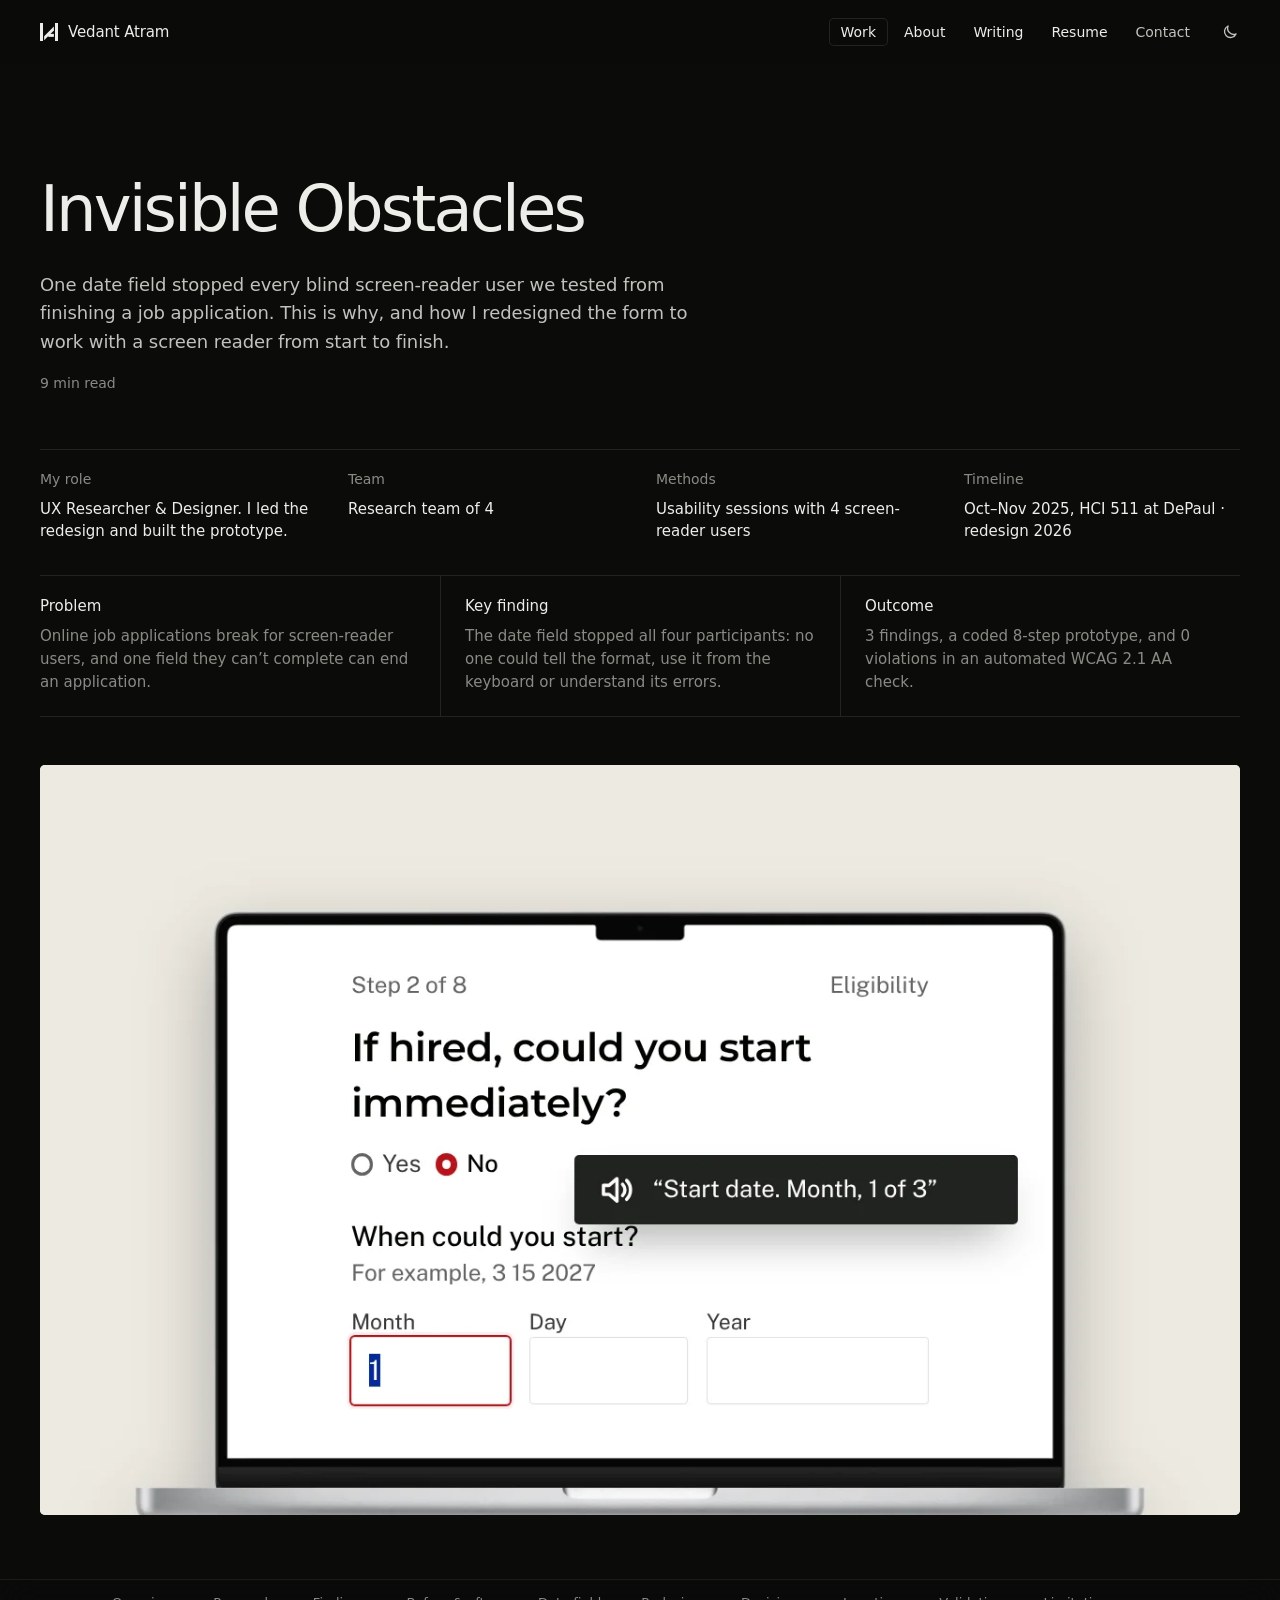
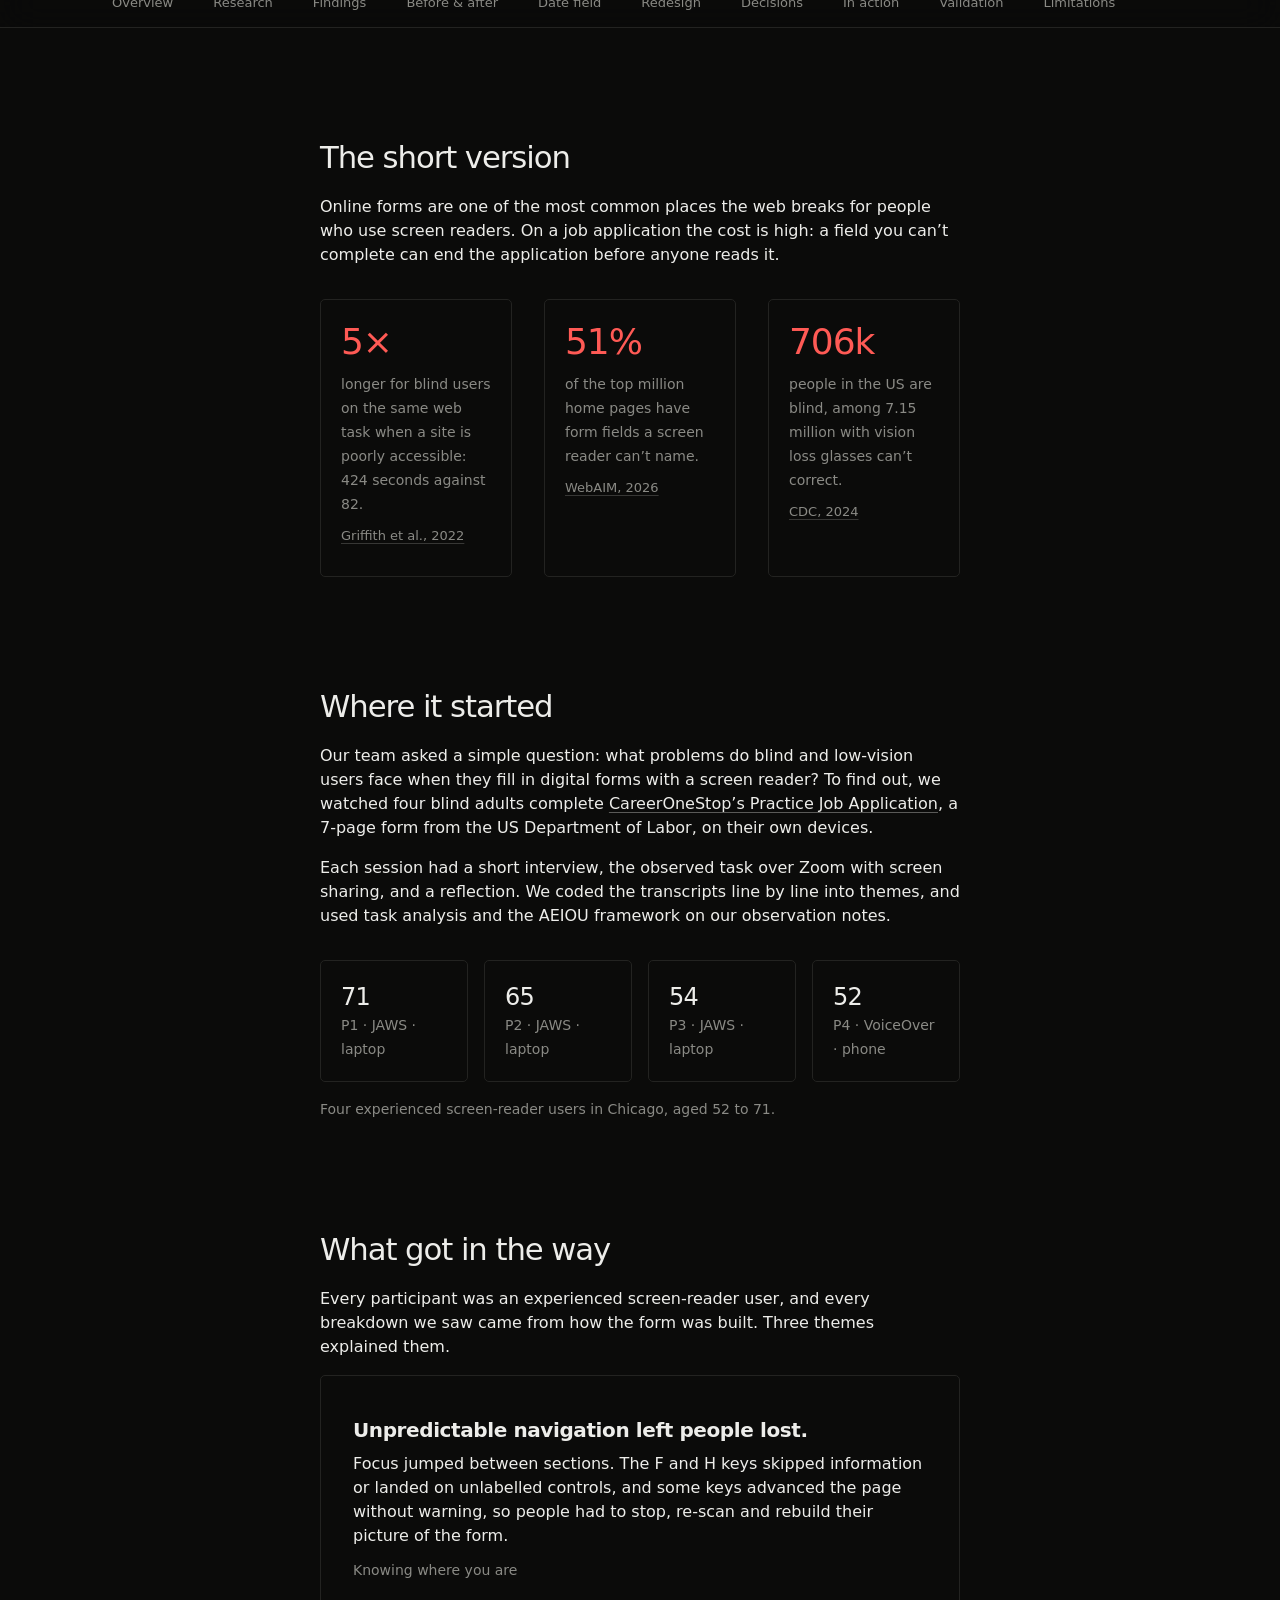
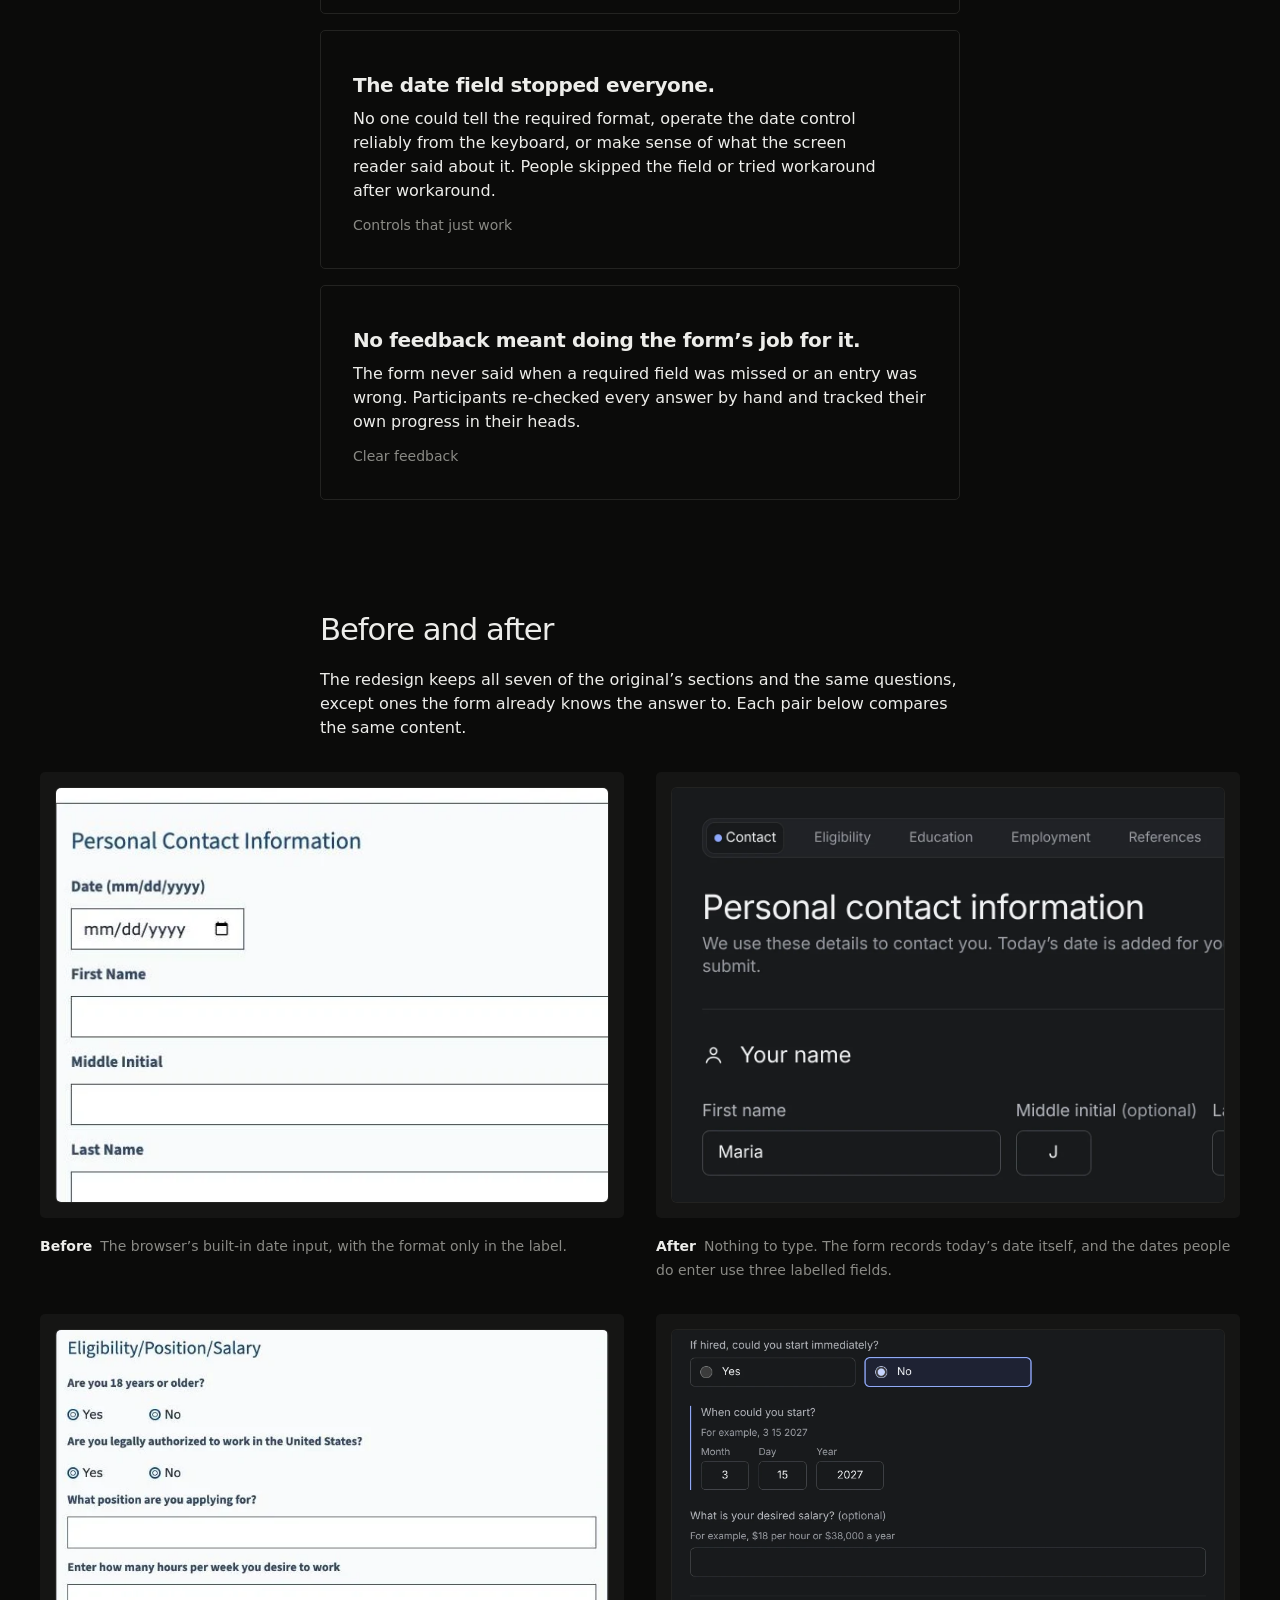
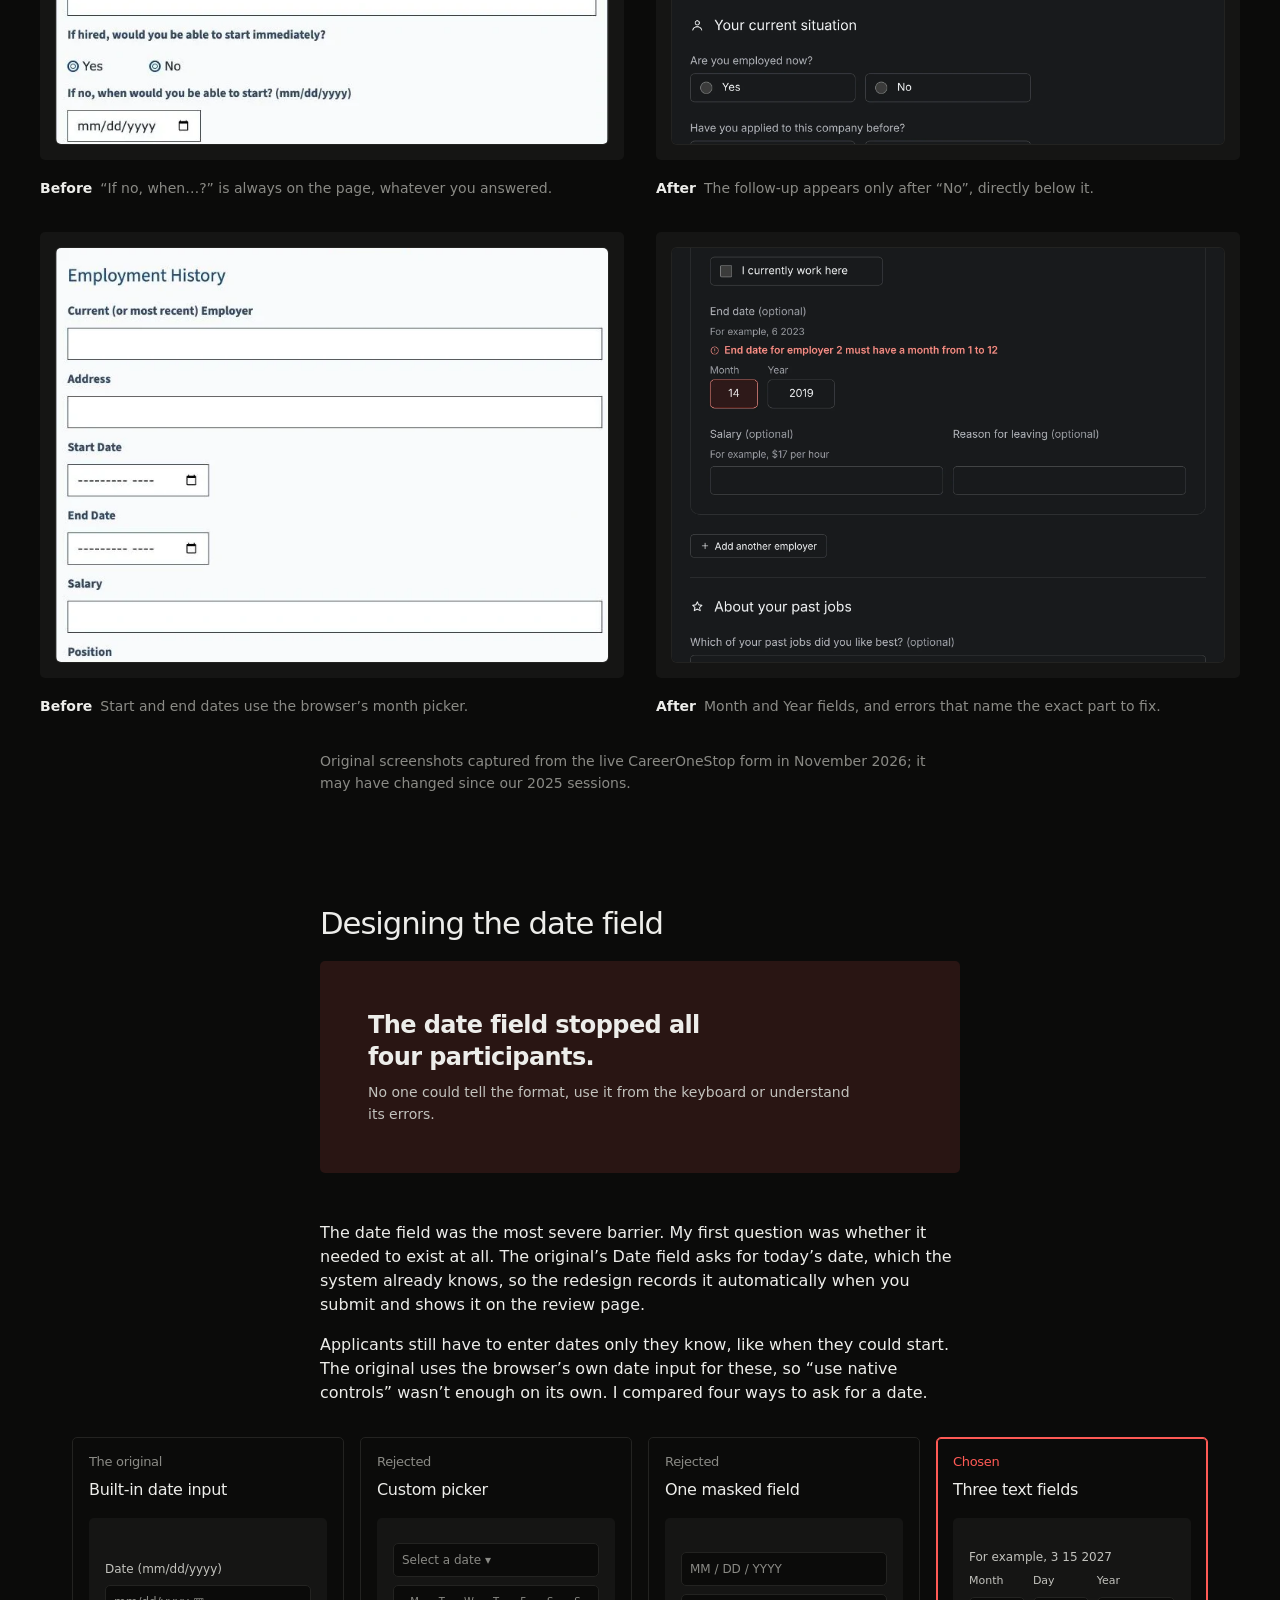
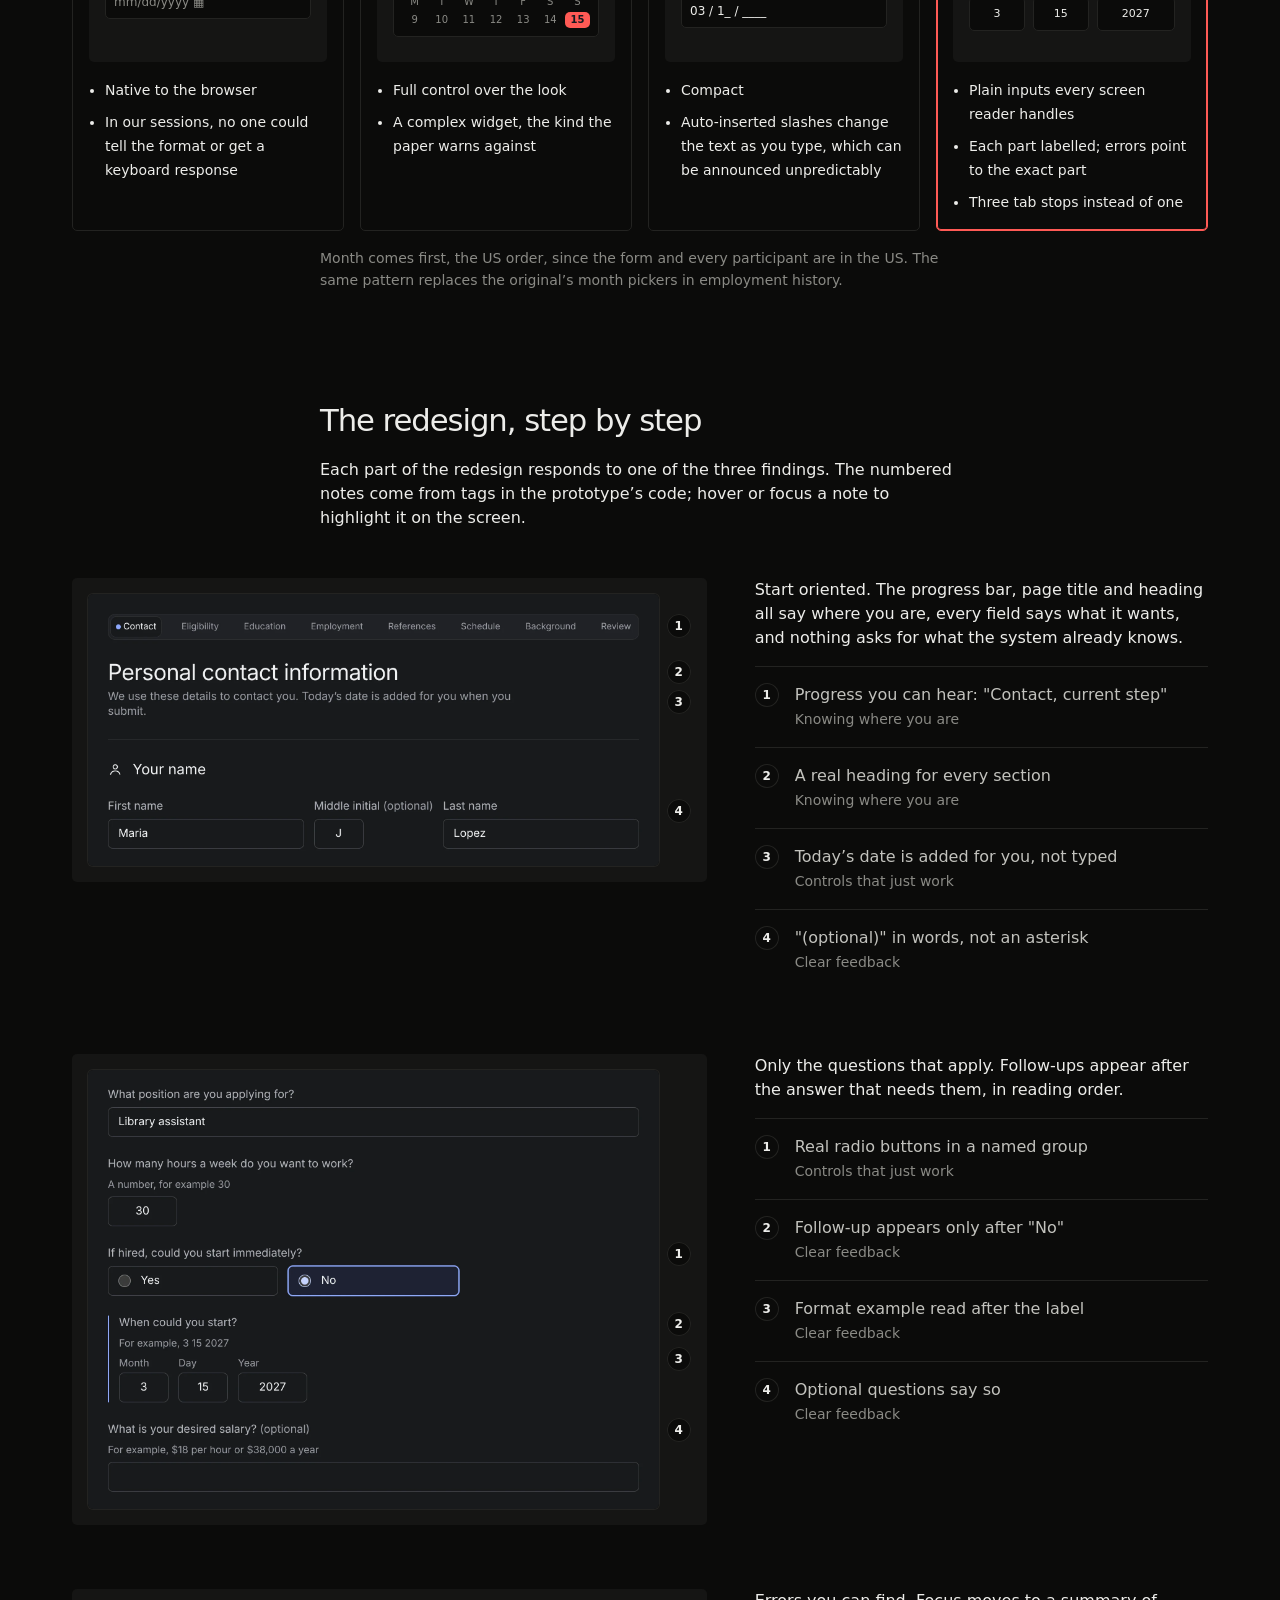
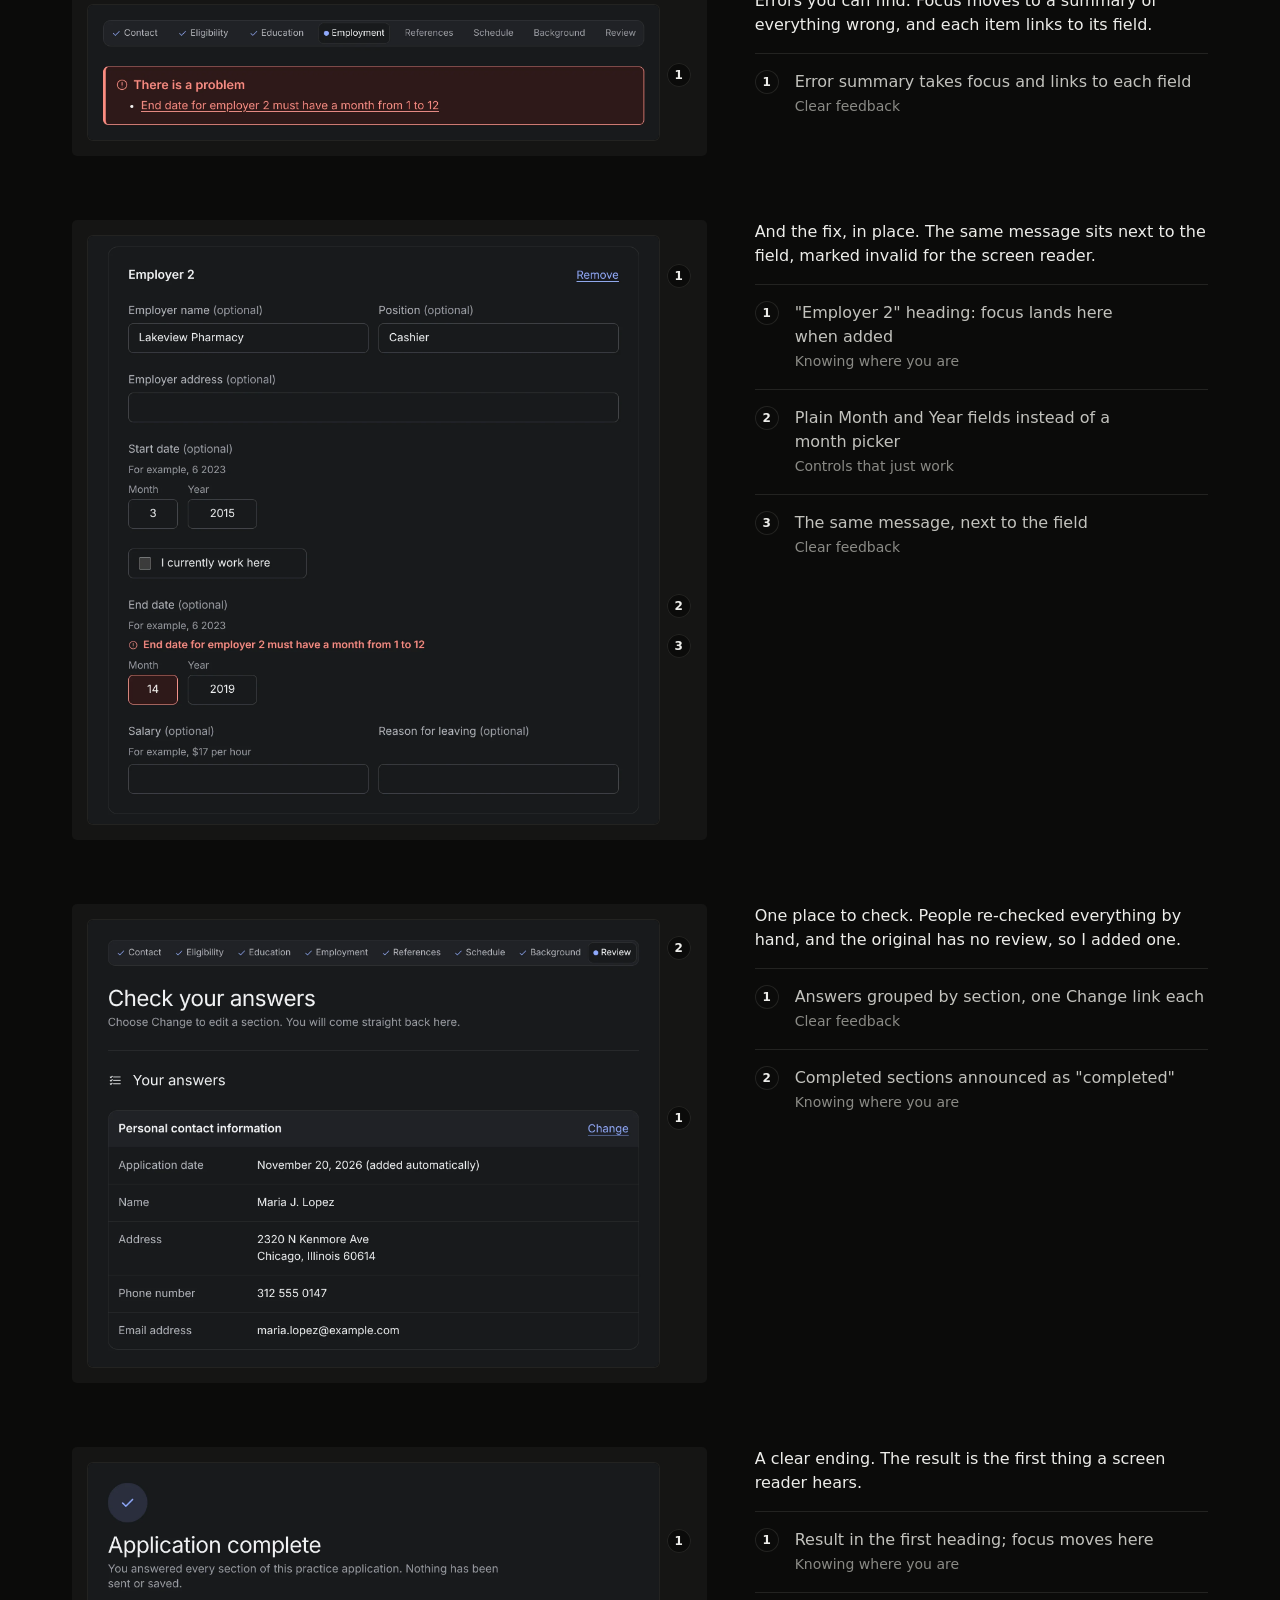
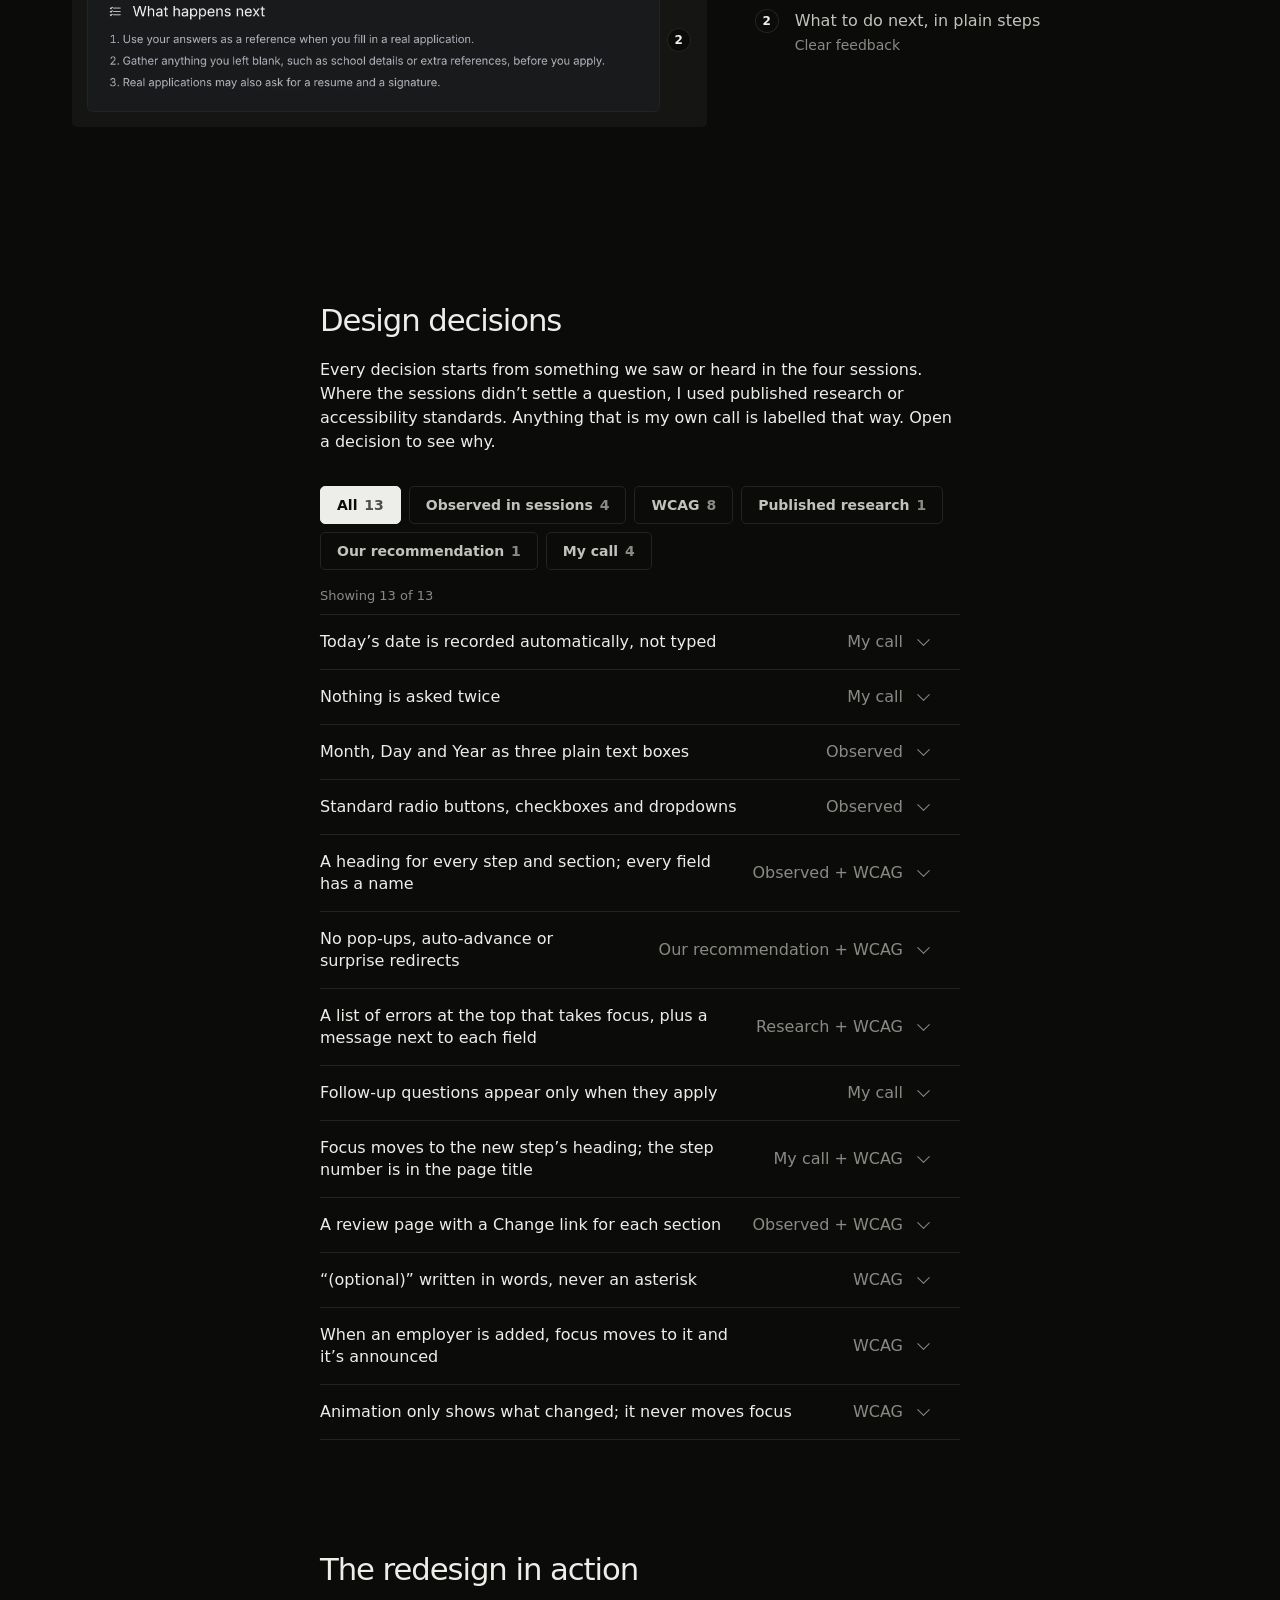
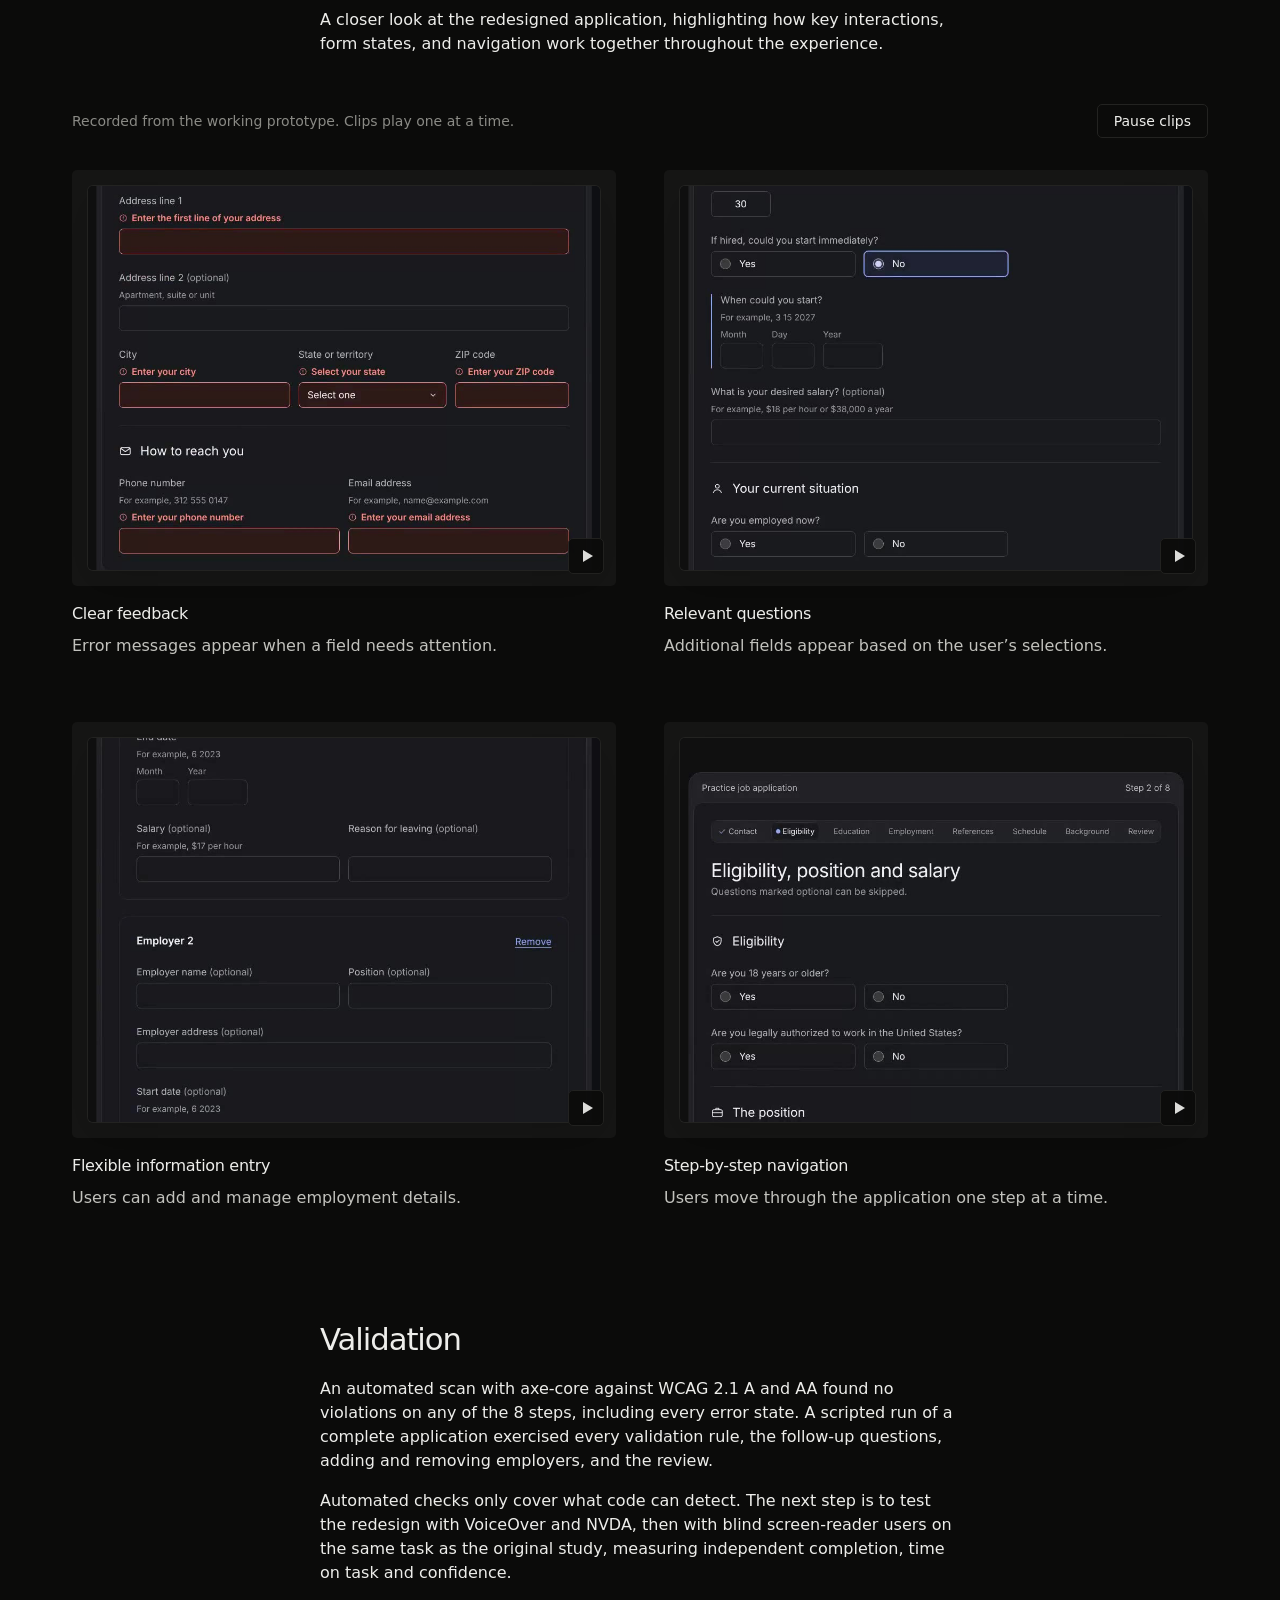
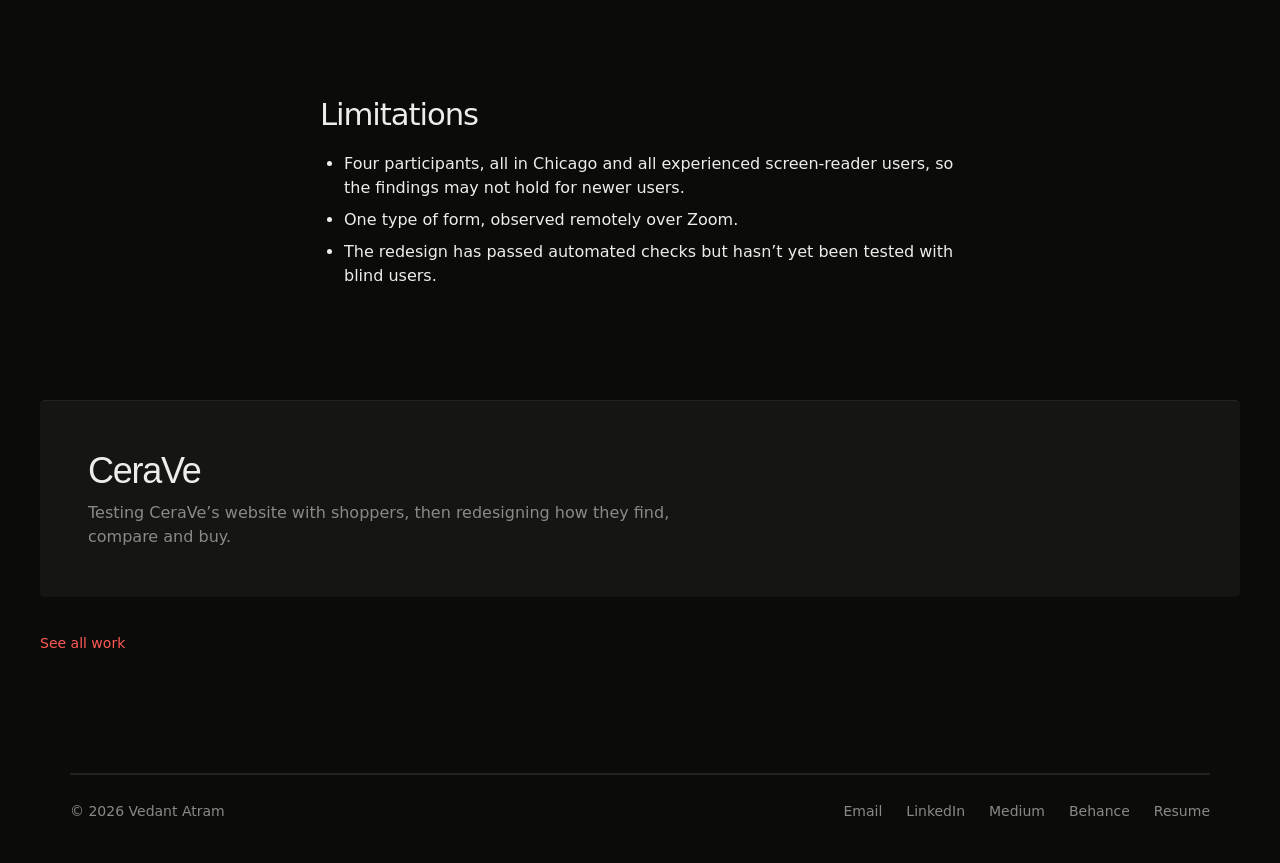
<file: invisible-obstacles.html>
<!DOCTYPE html>
<html lang="en">
<head>
<meta charset="utf-8">
<meta http-equiv="Content-Security-Policy" content="default-src 'self'; script-src 'self' 'unsafe-inline'; style-src 'self' 'unsafe-inline' https://fonts.googleapis.com; font-src 'self' https://fonts.gstatic.com; img-src 'self' data:; media-src 'self'; connect-src 'self'; object-src 'none'; frame-src 'none'; base-uri 'self'; form-action 'self'; upgrade-insecure-requests">
<meta name="referrer" content="strict-origin-when-cross-origin">
<link rel="icon" href="favicon.svg" type="image/svg+xml">
<meta name="viewport" content="width=device-width, initial-scale=1">
<title>Invisible Obstacles · Vedant Atram</title>
<meta name="description" content="Four blind screen-reader users tried a public job application. None got past the date field. A redesign they can finish.">
<link rel="canonical" href="https://atrams.cc/invisible-obstacles.html">
<meta property="og:type" content="article">
<meta property="og:site_name" content="Vedant Atram">
<meta property="og:title" content="Invisible Obstacles · Vedant Atram">
<meta property="og:description" content="Four blind screen-reader users tried a public job application. None got past the date field. A redesign they can finish.">
<meta property="og:url" content="https://atrams.cc/invisible-obstacles.html">
<meta property="og:image" content="https://atrams.cc/assets/og-io.jpg">
<meta property="og:image:width" content="1200">
<meta property="og:image:height" content="630">
<meta name="twitter:card" content="summary_large_image">
<link rel="preconnect" href="https://fonts.googleapis.com">
<link rel="preconnect" href="https://fonts.gstatic.com" crossorigin>
<link href="https://fonts.googleapis.com/css2?family=Geist:wght@400;500;600&display=swap" rel="stylesheet">
<script>(function(){var m;try{m=localStorage.getItem("io-mode")}catch(e){}if(!m){var t=document.documentElement.getAttribute("data-theme");m="dark"}document.documentElement.setAttribute("data-mode",m);document.documentElement.classList.add("js")})();</script>
<style>
/* Tokens
   Spacing: 16px grid. 8px is the half step for tight pairs, 4px only for hairline nudges.
   Colour 60-30-10: 60 neutral ground (--bg), 30 ink and surfaces (--text, --surface, --mat, --line), 10 one accent (--accent). */
:root {
  --s-1: 4px; --s0: 8px; --s1: 16px; --s2: 32px; --s3: 48px; --s4: 64px; --s5: 96px; --s6: 128px;
  --r-s: 8px; --r-m: 16px; --r-l: 24px;
  --bg: #FAFAF9; --surface: #FFFFFF; --mat: #F1F1EF; --text: #010400; --soft: #3D3D3D; --muted: #6B6B6B; --line: #E4E4E1;
  --accent: #1A3DFF; --accent-ink: #FFFFFF; --accent-soft: rgba(26,61,255,.08);
  --sans: "Inter", system-ui, -apple-system, "Segoe UI", sans-serif;
  --display: "Plus Jakarta Sans", "Inter", system-ui, sans-serif;
  color-scheme: light;
}
:root[data-mode="dark"] {
  --bg: #141414; --surface: #1C1C1C; --mat: #222222; --text: #F2F2F0; --soft: #CACAC7; --muted: #9A9A97; --line: #2D2D2D;
  --accent: #8FA2FF; --accent-ink: #010400; --accent-soft: rgba(143,162,255,.12);
  color-scheme: dark;
}
* { box-sizing: border-box; }
html { font-size: 100%; scroll-behavior: smooth; }
body { margin: 0; background: var(--bg); color: var(--soft); font-family: var(--sans); font-size: 16px; line-height: 24px; font-weight: 400; transition: background-color .3s, color .3s; }
@media (prefers-reduced-motion: reduce) { html { scroll-behavior: auto; } *, *::before, *::after { animation: none !important; transition: none !important; } }
h1, h2, h3, h4 { font-family: var(--display); color: var(--text); margin: 0; font-weight: 500; text-wrap: balance; }
p { margin: 0; }
a { color: var(--text); text-underline-offset: 4px; text-decoration-thickness: 1px; text-decoration-color: color-mix(in srgb, var(--accent) 60%, transparent); transition: color .2s, text-decoration-color .2s; }
a:hover { color: var(--accent); text-decoration-color: var(--accent); }
img, video { max-width: 100%; display: block; }
:focus-visible { outline: 2px solid var(--accent); outline-offset: 4px; border-radius: var(--r-s); }
.vh { position: absolute; width: 1px; height: 1px; overflow: hidden; clip: rect(0 0 0 0); white-space: nowrap; }
.skip { position: absolute; left: var(--s1); top: -80px; z-index: 30; background: var(--text); color: var(--bg); padding: var(--s0) var(--s1); border-radius: var(--r-s); }
.skip:focus { top: var(--s1); }
.todo { display: inline-block; border: 1px dashed var(--muted); color: var(--muted); border-radius: var(--r-s); padding: 0 var(--s0); font-size: 14px; }

/* Layout: one 672px reading column (42 x 16), 1088px media column (68 x 16) */
.col { max-width: calc(672px + 2 * var(--s2)); margin: 0 auto; padding: 0 var(--s2); }
.wide { max-width: calc(1088px + 2 * var(--s2)); margin-left: auto; margin-right: auto; padding: 0 var(--s2); }
@media (max-width: 575.98px) { .col, .wide { padding: 0 var(--s1); } }

/* Nav */
.nav { position: sticky; top: 0; z-index: 20; display: flex; justify-content: space-between; align-items: center; height: 64px; padding: 0 var(--s2); border-bottom: 1px solid transparent; transition: border-color .2s; background: color-mix(in srgb, var(--bg) 84%, transparent); backdrop-filter: blur(12px); -webkit-backdrop-filter: blur(12px); }
.nav.scrolled { border-bottom-color: var(--line); }
.mark { width: 32px; height: 32px; border-radius: 50%; background: var(--text); color: var(--bg); display: grid; place-items: center; font-family: var(--display); font-weight: 600; font-size: 12px; letter-spacing: .02em; text-decoration: none; }
.mark:hover { color: var(--bg); background: var(--accent); }
.nav-r { display: flex; align-items: center; gap: var(--s0); }
.pill { font-size: 14px; line-height: 16px; color: var(--muted); text-decoration: none; padding: var(--s0) var(--s1); border-radius: 999px; border: 1px solid transparent; white-space: nowrap; }
.pill:hover { color: var(--text); }
.pill[aria-current] { color: var(--text); background: var(--surface); border-color: var(--line); }
.mode { width: 32px; height: 32px; border-radius: 50%; border: 0; background: none; color: var(--muted); cursor: pointer; display: grid; place-items: center; padding: 0; }
.mode:hover { color: var(--text); }
.mode svg { width: 16px; height: 16px; }
.mode .moon { display: none; } :root[data-mode="dark"] .mode .sun { display: none; } :root[data-mode="dark"] .mode .moon { display: block; }
@media (max-width: 480px) { .nav { padding: 0 var(--s1); gap: var(--s1); } .nav-r { gap: 0; } .pill { padding: var(--s0) 8px; } }

.logo { flex: none; display: inline-flex; align-items: center; gap: 16px; height: 32px; color: var(--text); text-decoration: none; border-radius: var(--r-s); }
.logo .lm { width: 24px; height: 24px; flex: none; display: block; }
.logo .lw { font-family: var(--display); font-weight: 600; font-size: 17px; line-height: 24px; letter-spacing: -.01em; white-space: nowrap; }
.logo:hover { color: var(--text); opacity: .72; }

/* Hero: two clean devices on a 16px rhythm, one accent ring */
.hero { padding-top: var(--s2); overflow-x: clip; }
.stage { position: relative; max-width: 1024px; margin: 0 auto; padding: 0 var(--s4) var(--s3) calc(var(--s4) + 96px); }
@media (max-width: 991.98px) { .stage { padding-bottom: var(--s3); } }
.laptop, .phone { margin: 0; }
/* Laptop: thin black bezel, aluminium rim, camera notch, browser window, wedge base */
.laptop { position: relative; container-type: inline-size; }
.lid { position: relative; background: #0B0B0C; border-radius: 2.2cqw 2.2cqw .6cqw .6cqw; padding: 1.5cqw 1.5cqw 2cqw; box-shadow: 0 0 0 1px #A9AAAD, inset 0 0 0 1px #2A2A2C, 0 4cqw 8cqw -5cqw rgba(0,0,0,.45); }
.lid::before { content: ""; position: absolute; z-index: 3; top: 1.5cqw; left: 50%; width: 8cqw; height: 1.6cqw; transform: translateX(-50%); background: #0B0B0C; border-radius: 0 0 .8cqw .8cqw; }
.lid::after { content: ""; position: absolute; z-index: 4; top: 1.85cqw; left: 50%; width: .6cqw; height: .6cqw; transform: translateX(-50%); border-radius: 50%; background: #1E2433; box-shadow: inset 0 0 0 .12cqw #2F3850; }
.scr { position: relative; aspect-ratio: 16 / 10; overflow: hidden; border-radius: .6cqw; background: #fff; display: flex; flex-direction: column; }
.chrome { flex: none; height: 5.3%; display: flex; align-items: center; gap: .8cqw; padding: 0 1.4cqw; background: #F2F2F4; border-bottom: 1px solid #E1E1E4; }
.chrome i { width: .9cqw; height: .9cqw; border-radius: 50%; background: #D9D9DC; }
.chrome i:nth-child(1) { background: #FF5F57; } .chrome i:nth-child(2) { background: #FEBC2E; } .chrome i:nth-child(3) { background: #28C840; }
.chrome b { margin-left: 2.4cqw; width: 30%; height: 2.2cqw; border-radius: .6cqw; background: #fff; box-shadow: inset 0 0 0 1px #E1E1E4; font: 500 1cqw/2.2cqw var(--sans); color: #6B6B6B; text-align: left; padding-left: 1.2cqw; letter-spacing: .01em; }
.vp { position: relative; flex: 1; overflow: hidden; }
.vp img { width: 100%; height: 100%; object-fit: cover; object-position: top; display: block; }
.base { position: relative; height: 1.8cqw; margin: 0 -7%; background: linear-gradient(180deg, #F1F1F2 0%, #D3D4D6 45%, #A6A7AA 100%); border-radius: .3cqw .3cqw 4cqw 4cqw / .3cqw .3cqw 1.6cqw 1.6cqw; }
.base::before { content: ""; position: absolute; top: 0; left: 50%; width: 14%; height: 45%; transform: translateX(-50%); background: linear-gradient(180deg, #BDBEC1, #D9DADC); border-radius: 0 0 1cqw 1cqw; }
.base::after { content: ""; position: absolute; left: 6%; right: 6%; bottom: -1.6cqw; height: 1.6cqw; background: radial-gradient(50% 50% at 50% 0, rgba(0,0,0,.22), transparent 70%); }
:root[data-mode="dark"] .lid { box-shadow: 0 0 0 1px #5A5B5E, inset 0 0 0 1px #2A2A2C, 0 4cqw 8cqw -5cqw rgba(0,0,0,.7); }
:root[data-mode="dark"] .base { background: linear-gradient(180deg, #6A6B6E 0%, #4A4B4E 45%, #2E2F31 100%); }
:root[data-mode="dark"] .base::before { background: linear-gradient(180deg, #3A3B3D, #55565A); }
.ring { position: absolute; border-radius: 6px; box-shadow: 0 0 0 2px var(--accent); }
:root[data-mode="dark"] .ring { box-shadow: 0 0 0 2px #1A3DFF; }
/* Phone: titanium rim, black bezel, dynamic island, status bar, side buttons */
.phone { position: absolute; left: var(--s2); bottom: var(--s3); width: 18%; container-type: inline-size; }
.ph { position: relative; background: #111113; border-radius: 15cqw; padding: 3.4cqw; box-shadow: inset 0 0 0 .9cqw #3B3B3E, inset 0 0 0 1.4cqw #111113, 0 0 0 1px #77777C, 0 10cqw 20cqw -10cqw rgba(0,0,0,.55); }
.ph::before { content: ""; position: absolute; z-index: 3; top: 6.2cqw; left: 50%; width: 30cqw; height: 8.6cqw; transform: translateX(-50%); background: #000; border-radius: 99px; }
.phone .p-scr { position: relative; aspect-ratio: 390 / 844; overflow: hidden; border-radius: 11.5cqw; background: #ECECEE; display: flex; flex-direction: column; }
.sbar { flex: none; height: 6.4%; display: flex; align-items: center; justify-content: space-between; padding: 1.5cqw 8cqw 0 10cqw; font: 600 4.2cqw/1 var(--sans); color: #010400; background: #ECECEE; }
.sbar .icons { display: flex; align-items: center; gap: 1.6cqw; }
.sbar .bars { display: flex; align-items: flex-end; gap: .6cqw; height: 3cqw; }
.sbar .bars i { width: .9cqw; background: #010400; border-radius: .3cqw; }
.sbar .bars i:nth-child(1) { height: 35%; } .sbar .bars i:nth-child(2) { height: 55%; } .sbar .bars i:nth-child(3) { height: 78%; } .sbar .bars i:nth-child(4) { height: 100%; }
.sbar .batt { position: relative; width: 6.6cqw; height: 3.2cqw; border-radius: 1cqw; box-shadow: inset 0 0 0 .35cqw rgba(1,4,0,.4); padding: .6cqw; }
.sbar .batt::before { content: ""; display: block; height: 100%; width: 80%; border-radius: .5cqw; background: #010400; }
.sbar .batt::after { content: ""; position: absolute; right: -1.1cqw; top: 1.05cqw; width: .7cqw; height: 1.1cqw; border-radius: 0 .4cqw .4cqw 0; background: rgba(1,4,0,.4); }
.p-scr .pv { flex: 1; overflow: hidden; }
.phone img { width: 100%; height: 100%; object-fit: cover; object-position: top; display: block; }
.ph .sb { position: absolute; width: 1.4cqw; border-radius: .6cqw; background: #2C2C2F; }
.ph .sb.l1 { left: -1.2cqw; top: 22%; height: 7%; } .ph .sb.l2 { left: -1.2cqw; top: 31%; height: 11%; } .ph .sb.l3 { left: -1.2cqw; top: 44%; height: 11%; } .ph .sb.r1 { right: -1.2cqw; top: 31%; height: 16%; }
.bubble { position: absolute; right: var(--s5); bottom: 0; width: 320px; background: var(--surface); color: var(--text); border: 1px solid var(--line); border-radius: var(--r-m); padding: var(--s1); display: grid; gap: var(--s0); box-shadow: 0 16px 32px -24px rgba(0,0,0,.35); }
.bubble .lab, .bubble-m .lab { display: flex; align-items: center; gap: var(--s0); font-size: 12px; line-height: 16px; font-weight: 600; color: var(--accent); }
.bubble .lab::before, .bubble-m .lab::before { content: ""; width: 8px; height: 8px; border-radius: 50%; background: var(--accent); }
.say { font-size: 14px; line-height: 24px; }
.bubble-m { display: none; }
.laptop { animation: lift .9s cubic-bezier(.2,.8,.2,1) both; }
.phone { animation: rise .9s .25s cubic-bezier(.2,.8,.2,1) both; }
.bubble { animation: rise .5s .9s cubic-bezier(.2,.8,.2,1) both; }
@keyframes lift { from { opacity: 0; transform: translateY(32px); } to { opacity: 1; transform: none; } }
@keyframes rise { from { opacity: 0; transform: translateY(16px); } to { opacity: 1; transform: none; } }
@media (max-width: 991.98px) { .bubble { display: none; } .bubble-m { display: grid; gap: var(--s0); max-width: 672px; margin: var(--s2) auto 0; background: var(--surface); border: 1px solid var(--line); border-radius: var(--r-m); padding: var(--s1); font-size: 16px; line-height: 24px; color: var(--text); } }
@media (max-width: 767.98px) { .stage { padding: 0 var(--s1) var(--s1); } .phone { display: none; } .lid { padding: 8px 8px 16px; } .bubble-m { margin: var(--s2) var(--s1) 0; } }

.title { text-align: center; padding-top: var(--s4); }
.title h1 { font-size: clamp(40px, 5vw, 64px); line-height: 1.125; font-weight: 500; letter-spacing: -.02em; }
.title p { margin: var(--s1) auto 0; max-width: 560px; font-size: 16px; line-height: 24px; color: var(--muted); }
.cta { margin-top: var(--s2); display: flex; justify-content: center; align-items: center; gap: var(--s2); flex-wrap: wrap; }
.pill-link { font-size: 14px; line-height: 16px; color: var(--text); }
.meta { display: grid; grid-template-columns: repeat(3, minmax(0, 1fr)); gap: var(--s2); margin: var(--s3) auto 0; padding: var(--s2) 0; border-top: 1px solid var(--line); border-bottom: 1px solid var(--line); text-align: left; }
.meta dt { color: var(--muted); font-size: 14px; line-height: 24px; margin-bottom: var(--s0); }
.meta dd { margin: 0; color: var(--text); font-size: 16px; line-height: 24px; }
@media (max-width: 767.98px) { .meta { grid-template-columns: 1fr; gap: var(--s1); } }

/* Story sections: 96px between sections, 32px inside */
.sec { padding-top: var(--s5); }
.sec + .sec { margin-top: var(--s5); border-top: 1px solid var(--line); }
.sec h2 { font-size: clamp(28px, 3vw, 32px); line-height: 40px; letter-spacing: -.015em; margin-bottom: var(--s1); }
.sec h3 { font-size: 20px; line-height: 32px; margin: var(--s2) 0 var(--s0); }
.sec h3.h4, .foot h3.h4 { font-size: 16px; line-height: 24px; margin: 0; }
.col > p + p { margin-top: var(--s1); }
.col p { font-size: 16px; line-height: 24px; }
figure { margin: var(--s3) auto; }
figcaption { color: var(--muted); }
.cap { text-align: center; font-style: italic; font-size: 14px; line-height: 24px; color: var(--muted); margin-top: var(--s1); }
@media (max-width: 575.98px) { .sec { padding-top: var(--s4); } .sec + .sec { margin-top: var(--s4); } }

.nums { display: grid; grid-template-columns: repeat(3, minmax(0, 1fr)); gap: var(--s2); margin: var(--s2) 0 0; }
.nums b { display: block; font-family: var(--display); font-weight: 500; font-size: 40px; line-height: 48px; color: var(--accent); letter-spacing: -.03em; }
.nums span { display: block; font-size: 14px; line-height: 24px; color: var(--muted); margin-top: var(--s0); }
.nums a { color: var(--muted); font-size: 12px; line-height: 24px; }
@media (max-width: 767.98px) { .nums { grid-template-columns: 1fr; gap: var(--s2); } }

.quiet-list { margin: var(--s1) 0 0; padding-left: 24px; display: grid; gap: var(--s0); }
.people { display: grid; grid-template-columns: repeat(4, minmax(0, 1fr)); gap: var(--s1); margin-top: var(--s2); }
.people div { border: 1px solid var(--line); border-radius: var(--r-m); padding: var(--s1); background: var(--surface); }
.people b { display: block; font-family: var(--display); font-weight: 500; color: var(--text); font-size: 24px; line-height: 32px; }
.people span { display: block; font-size: 14px; line-height: 24px; color: var(--muted); }
@media (max-width: 767.98px) { .people { grid-template-columns: 1fr 1fr; } }

.finding { margin-top: var(--s2); padding-top: var(--s2); border-top: 1px solid var(--line); }
.finding .k { font-size: 14px; line-height: 24px; color: var(--accent); font-weight: 500; margin-bottom: var(--s0); }
.finding h3 { margin-top: 0; }
blockquote { margin: var(--s1) 0 0; padding-left: var(--s1); border-left: 2px solid var(--line); }

.table { overflow-x: auto; border-top: 1px solid var(--line); }
table { border-collapse: collapse; width: 100%; min-width: 560px; font-size: 16px; line-height: 24px; }
th, td { text-align: left; padding: var(--s1) var(--s1) var(--s1) 0; vertical-align: top; border-bottom: 1px solid var(--line); }
th { color: var(--muted); font-weight: 500; font-size: 14px; }
td:first-child { color: var(--text); width: 30%; }
td:nth-child(2) { width: 38%; }
td.basis { color: var(--muted); font-size: 14px; line-height: 24px; width: 32%; }
td.basis b { display: block; color: var(--accent); font-weight: 500; font-size: 12px; line-height: 16px; letter-spacing: .01em; margin-bottom: var(--s-1); }
.table.bleed { width: min(1088px, 100vw - 64px); margin-left: 50%; transform: translateX(-50%); }
@media (max-width: 767.98px) {
  .table.bleed { width: auto; margin-left: 0; transform: none; }
  table { min-width: 0; }
  thead { position: absolute; width: 1px; height: 1px; overflow: hidden; clip: rect(0 0 0 0); }
  table, tbody, tr, td { display: block; width: auto !important; }
  tr { padding: var(--s1) 0; border-bottom: 1px solid var(--line); }
  td { border: 0; padding: 0; }
  td + td { margin-top: var(--s0); }
  td:first-child { font-weight: 500; }
  td:nth-child(2)::before { content: "Why"; display: block; color: var(--muted); font-size: 12px; line-height: 16px; margin-bottom: var(--s-1); }
}
td:first-child { width: 30%; }


/* Media follows the page theme: light screenshots in light mode, dark in dark */
:root:not([data-mode="dark"]) .tm-d, :root[data-mode="dark"] .tm-l { display: none !important; }
:root[data-mode="dark"] .fr-in, :root[data-mode="dark"] .ba .frame img, :root[data-mode="dark"] .clip video { background: #0F1012; }
:root[data-mode="dark"] .scr { background: #0F1012; }
:root[data-mode="dark"] .chrome { background: #212226; border-bottom-color: #2E3035; }
:root[data-mode="dark"] .chrome b { background: #0F1012; color: #9A9DA6; box-shadow: inset 0 0 0 1px #2E3035; }
:root[data-mode="dark"] .phone .p-scr, :root[data-mode="dark"] .sbar { background: #0F1012; color: #F2F2F4; }
:root[data-mode="dark"] .sbar .bars i, :root[data-mode="dark"] .sbar .batt::before { background: #F2F2F4; }
:root[data-mode="dark"] .sbar .batt { box-shadow: inset 0 0 0 .35cqw rgba(242,242,244,.45); }
:root[data-mode="dark"] .sbar .batt::after { background: rgba(242,242,244,.45); }



/* Responsive + touch-target fixes */
.site-foot { margin-top: var(--s5); }
.sf-in { max-width: calc(1088px + 2 * var(--s2)); margin: 0 auto; padding: 0 var(--s2); }
.sf-row { display: flex; justify-content: space-between; align-items: center; gap: var(--s1) var(--s2); flex-wrap: wrap; padding: var(--s2) 0 var(--s3); border-top: 1px solid var(--line); }
.sf-c { font-size: 14px; line-height: 24px; color: var(--muted); }
.sf-links { list-style: none; margin: 0; padding: 0; display: flex; flex-wrap: wrap; gap: var(--s0) var(--s2); }
.sf-links a { display: inline-block; padding: 8px 0; font-size: 14px; line-height: 24px; color: var(--muted); text-decoration: none; }
.sf-links a:hover { color: var(--accent); }
@media (max-width: 575.98px) { .sf-in { padding: 0 var(--s1); } .sf-row { flex-direction: column-reverse; align-items: flex-start; } .sf-links { gap: var(--s0) var(--s1); } }
@media (max-width: 380px) { .nav { padding: 0 16px; gap: 8px; } .pill { padding: 8px 8px; font-size: 13px; } .logo { min-width: 24px; } .logo .lm { width: 22px; height: 22px; } .mode { width: 28px; } }

.pill-link { display: inline-block; padding: 8px 0; }
.nums a { display: inline-block; padding: 8px 0; }


/* Mobile menu */
.menu-btn { display: none; }
@media (max-width: 767.98px) {
  .nav { padding: 0 var(--s1); gap: var(--s1); }
  .logo .lw { position: static !important; width: auto !important; height: auto !important; overflow: visible !important; clip: auto !important; }
  .nav-r { gap: var(--s0); }
  .menu-btn { display: grid; place-items: center; width: 40px; height: 40px; margin-right: -8px; border: 0; border-radius: 50%; background: none; color: var(--text); cursor: pointer; }
  .menu-btn .bars { position: relative; width: 18px; height: 10px; }
  .menu-btn .bars i { position: absolute; left: 0; right: 0; height: 1.5px; border-radius: 2px; background: currentColor; transition: transform .25s, top .25s; }
  .menu-btn .bars i:first-child { top: 0; } .menu-btn .bars i:last-child { top: 8.5px; }
  .menu-btn[aria-expanded="true"] .bars i:first-child { top: 4.25px; transform: rotate(45deg); }
  .menu-btn[aria-expanded="true"] .bars i:last-child { top: 4.25px; transform: rotate(-45deg); }
  .menu { position: fixed; z-index: 25; top: 64px; left: 0; right: 0; bottom: 0; display: flex; flex-direction: column; padding: var(--s1) var(--s1) var(--s3); background: var(--bg); border-top: 1px solid var(--line); overflow-y: auto; visibility: hidden; opacity: 0; transform: translateY(-8px); transition: opacity .2s, transform .25s cubic-bezier(.2,.8,.2,1), visibility 0s .25s; }
  .menu.open { visibility: visible; opacity: 1; transform: none; transition: opacity .2s, transform .25s cubic-bezier(.2,.8,.2,1); }
  .menu .pill { display: flex; align-items: center; justify-content: space-between; height: 64px; padding: 0 var(--s0) !important; border: 0 !important; border-bottom: 1px solid var(--line) !important; border-radius: 0; background: none !important; font-family: var(--display); font-size: 24px !important; line-height: 32px; font-weight: 500; color: var(--text); }
  .menu .pill[aria-current] { color: var(--accent); }
  .menu .pill[aria-current]::after { content: ""; width: 8px; height: 8px; border-radius: 50%; background: var(--accent); }
  body.menu-open { overflow: hidden; }
  body.menu-open .nav { -webkit-backdrop-filter: none; backdrop-filter: none; background: var(--bg); border-bottom-color: transparent; }
}

/* Site footer (shared by every page) */

/* Section navigation */
:root { --navh: 64px; --toch: 0px; }
.toc { position: sticky; top: var(--navh); z-index: 19; background: color-mix(in srgb, var(--bg) 88%, transparent); backdrop-filter: blur(12px); -webkit-backdrop-filter: blur(12px); border-bottom: 1px solid var(--line); margin-top: var(--s4); }
.toc ol { list-style: none; margin: 0 auto; padding: var(--s0) var(--s2); max-width: calc(1088px + 2 * var(--s2)); display: flex; gap: var(--s-1); overflow-x: auto; scrollbar-width: none; -webkit-mask-image: linear-gradient(90deg, transparent 0, #000 var(--s2), #000 calc(100% - var(--s2)), transparent 100%); mask-image: linear-gradient(90deg, transparent 0, #000 var(--s2), #000 calc(100% - var(--s2)), transparent 100%); }
.toc ol::-webkit-scrollbar { display: none; }
.toc a { display: block; white-space: nowrap; font-size: 14px; line-height: 16px; color: var(--muted); text-decoration: none; padding: var(--s0) var(--s1); border-radius: 999px; transition: color .2s, background-color .2s; }
.toc a:hover { color: var(--text); }
.toc a[aria-current] { color: var(--accent); background: var(--accent-soft); }
.sec { scroll-margin-top: calc(var(--navh) + var(--toch) + var(--s1)); }
@media (max-width: 575.98px) { .toc ol { padding: var(--s0) var(--s1); } }
@media (min-width: 1400px) {
  .toc { position: fixed; top: 50%; left: max(var(--s2), calc(50vw - 576px - 208px)); transform: translateY(-50%); margin: 0; background: none; backdrop-filter: none; -webkit-backdrop-filter: none; border: 0; opacity: 0; visibility: hidden; transition: opacity .4s, visibility .4s; }
  .toc.show { opacity: 1; visibility: visible; }
  .toc ol { flex-direction: column; gap: 0; padding: 0; -webkit-mask-image: none; mask-image: none; overflow: visible; }
  .toc a { position: relative; padding: var(--s0) 0 var(--s0) var(--s2); border-radius: 0; }
  .toc a::before { content: ""; position: absolute; left: 0; top: 50%; width: var(--s0); height: 1px; background: var(--line); transition: width .25s, background-color .25s; }
  .toc a[aria-current] { background: none; }
  .toc a[aria-current]::before { width: var(--s1); height: 2px; margin-top: -1px; background: var(--accent); }
}
/* Section reveal */
.js .sec { opacity: 0; transform: translateY(var(--s2)); transition: opacity .7s ease, transform .7s cubic-bezier(.2,.8,.2,1); }
.js .sec.in { opacity: 1; transform: none; }
@media (prefers-reduced-motion: reduce) { .js .sec { opacity: 1; transform: none; } }
@media print { .toc { display: none; } .js .sec { opacity: 1; transform: none; } }

/* Media frames: one mat, one hairline, one radius pair (16 outside, 8 inside) */
.frame { background: var(--mat); border-radius: var(--r-m); padding: var(--s1); }
.fr-in { position: relative; border-radius: var(--r-s); overflow: hidden; background: #fff; box-shadow: 0 0 0 1px var(--line); }
.fr-in img { width: 100%; height: 100%; }
.box { position: absolute; border-radius: 6px; opacity: 0; pointer-events: none; box-shadow: 0 0 0 2px var(--accent), 0 0 0 9999px rgba(15,16,18,.32); background: transparent; transition: opacity .25s ease; }
.box.on { opacity: 1; }
:root[data-mode="dark"] .box { box-shadow: 0 0 0 2px var(--accent), 0 0 0 9999px rgba(0,0,0,.5); }
.pinwrap { position: relative; padding-right: var(--s2); }
.pins { position: absolute; top: 0; right: 0; bottom: 0; width: var(--s2); }
.pin { position: absolute; left: 50%; width: 24px; height: 24px; margin-left: -8px; border-radius: 50%; background: var(--surface); color: var(--text); box-shadow: inset 0 0 0 1px var(--line); display: grid; place-items: center; font-size: 12px; line-height: 16px; font-weight: 600; font-style: normal; pointer-events: none; transition: background-color .2s, color .2s; }
.pin.on { background: var(--accent); color: var(--accent-ink); box-shadow: none; }
.shot { display: grid; grid-template-columns: minmax(0, 7fr) minmax(0, 5fr); gap: var(--s3); align-items: start; margin: var(--s4) auto; }
.shot:first-child { margin-top: var(--s3); }
@media (max-width: 991.98px) { .shot { grid-template-columns: 1fr; gap: var(--s2); margin: var(--s3) auto; } }
@media (max-width: 575.98px) { .frame { padding: var(--s0); border-radius: 12px; } .fr-in { border-radius: 6px; } .pinwrap { padding-right: 24px; } .pins { width: 24px; } .pin { width: 16px; height: 16px; margin-left: -8px; font-size: 10px; } }
.shot figcaption > p { color: var(--text); font-size: 16px; line-height: 24px; font-weight: 500; margin-bottom: var(--s1); }
.marks { list-style: none; margin: 0; padding: 0; display: grid; }
.marks li { display: grid; grid-template-columns: 24px minmax(0, 1fr); gap: var(--s1); padding: var(--s1) 0; border-top: 1px solid var(--line); cursor: default; }
.marks li:hover span, .marks li.on span { color: var(--text); }
.marks .num { width: 24px; height: 24px; border-radius: 50%; background: var(--surface); color: var(--text); box-shadow: inset 0 0 0 1px var(--line); display: grid; place-items: center; font-size: 12px; line-height: 16px; font-weight: 600; transition: background-color .2s, color .2s; }
.marks li:hover .num, .marks li.on .num { background: var(--accent); color: var(--accent-ink); box-shadow: none; }
.marks span { font-size: 16px; line-height: 24px; color: var(--soft); }
.marks small { display: block; color: var(--muted); font-size: 14px; line-height: 24px; }

.ba { display: grid; gap: var(--s2); }
.ba-row { display: grid; grid-template-columns: 1fr 1fr; gap: var(--s2); }
.ba figure { margin: 0; }
.ba .frame img { width: 100%; height: auto; aspect-ratio: 4 / 3; object-fit: cover; object-position: left top; border-radius: var(--r-s); background: #fff; box-shadow: 0 0 0 1px var(--line); }
.ba figcaption { font-size: 14px; line-height: 24px; margin-top: var(--s1); }
.ba figcaption b { color: var(--text); font-weight: 600; margin-right: var(--s0); }
@media (max-width: 767.98px) { .ba-row { grid-template-columns: 1fr; gap: var(--s1); } }

.opts { display: grid; grid-template-columns: repeat(4, minmax(0, 1fr)); gap: var(--s1); }
.opt { min-width: 0; border: 1px solid var(--line); border-radius: var(--r-m); padding: var(--s1); background: var(--surface); display: grid; grid-template-rows: auto 144px auto; gap: var(--s1); align-content: start; }
.opt.pick { border-color: var(--accent); box-shadow: inset 0 0 0 1px var(--accent); }
.opt h3 { font-size: 16px; line-height: 24px; display: flex; flex-direction: column-reverse; gap: var(--s-1); }
.opt h3 small { font-family: var(--sans); font-size: 12px; line-height: 16px; color: var(--muted); font-weight: 500; }
.opt.pick h3 small { color: var(--accent); }
.sketch { background: var(--mat); border-radius: var(--r-s); padding: var(--s1); display: grid; align-content: center; gap: var(--s0); font-size: 12px; line-height: 16px; overflow: hidden; color: var(--soft); }
.sk-f { border: 1px solid rgba(1,4,0,.12); border-radius: 4px; background: #FFFBFC; padding: var(--s0); color: #6E6B6B; }
.sk-cal { display: grid; grid-template-columns: repeat(7, 1fr); gap: 2px; background: #FFFBFC; border: 1px solid rgba(1,4,0,.12); border-radius: 6px; padding: var(--s-1); font-size: 10px; line-height: 16px; text-align: center; color: #6E6B6B; }
.sk-cal b { background: #010400; color: #FFFBFC; border-radius: 4px; }
.sk-row { display: flex; gap: var(--s0); }
.sk-row div { flex: 1 1 0; min-width: 0; display: grid; gap: var(--s-1); font-size: 11px; }
.sk-row div:last-child { flex-grow: 1.4; }
.sk-row .sk-f { text-align: center; color: #010400; padding: var(--s0) 2px; }
.opt ul { margin: 0; padding-left: var(--s1); display: grid; gap: var(--s0); font-size: 14px; line-height: 24px; }
@media (max-width: 991.98px) { .opts { grid-template-columns: 1fr 1fr; } }
@media (max-width: 575.98px) { .opts { grid-template-columns: 1fr; } }

.clips-wrap { margin-top: var(--s3); }
.clips { display: grid; grid-template-columns: repeat(2, minmax(0, 1fr)); gap: var(--s4) var(--s3); }
.clip { margin: 0; }
.clip .frame { position: relative; }
.clip video { width: 100%; height: auto; aspect-ratio: 4 / 3; object-fit: contain; border-radius: var(--r-s); background: #fff; box-shadow: 0 0 0 1px var(--line), 0 12px 32px -20px rgba(0,0,0,.25); }
.clip figcaption { margin-top: var(--s1); display: grid; gap: 8px; max-width: 460px; }
.clip h3 { font-size: 18px; line-height: 26px; margin: 0; }
.clip p { font-size: 15px; line-height: 24px; color: var(--soft); margin: 0; }
.clip.on video { box-shadow: 0 0 0 1px var(--accent), 0 12px 32px -20px rgba(0,0,0,.25); }
.cplay { position: absolute; right: 12px; bottom: 12px; width: 36px; height: 36px; display: grid; place-items: center; border: 1px solid var(--line); border-radius: 4px; background: var(--surface); color: var(--text); cursor: pointer; opacity: .92; }
.cplay:hover { border-color: var(--accent); color: var(--accent); opacity: 1; }
.cplay span { width: 0; height: 0; border-left: 10px solid currentColor; border-top: 6px solid transparent; border-bottom: 6px solid transparent; margin-left: 3px; }
.clip.on .cplay span { width: 10px; height: 12px; border: 0; margin: 0; border-left: 3px solid currentColor; border-right: 3px solid currentColor; }
.clip-bar { display: flex; justify-content: space-between; align-items: center; gap: var(--s1); flex-wrap: wrap; margin-bottom: var(--s2); color: var(--muted); font-size: 14px; line-height: 24px; }
.mt { font: inherit; font-size: 14px; line-height: 16px; background: var(--surface); color: var(--text); border: 1px solid var(--line); border-radius: 4px; padding: var(--s0) var(--s1); cursor: pointer; }
.mt:hover { border-color: var(--accent); color: var(--accent); }
@media (max-width: 991.98px) { .clips { gap: var(--s3) var(--s2); } }
@media (max-width: 767.98px) { .clips { grid-template-columns: minmax(0, 1fr); gap: var(--s3); } .clip h3 { font-size: 16px; line-height: 24px; } }

.foot { margin-top: var(--s6); }
.next { display: flex; justify-content: space-between; align-items: center; gap: var(--s1); flex-wrap: wrap; border: 1px solid var(--line); border-radius: var(--r-l); padding: var(--s2); background: var(--surface); }
.next h3 { font-size: 24px; line-height: 32px; }
.next p { color: var(--muted); font-size: 16px; line-height: 24px; margin-top: var(--s0); }
.btn { display: inline-flex; gap: var(--s0); align-items: center; justify-content: center; height: 40px; background: var(--accent); color: var(--accent-ink); text-decoration: none; padding: 0 24px; border-radius: 999px; font-weight: 500; font-size: 14px; line-height: 16px; letter-spacing: .005em; transition: filter .2s; }
.btn:hover { color: var(--accent-ink); filter: brightness(1.08); }
.refs { margin-top: var(--s3); font-size: 14px; line-height: 24px; color: var(--muted); }
.refs h3 { font-family: var(--sans); font-size: 14px; line-height: 24px; color: var(--text); font-weight: 500; margin-bottom: var(--s0); }
.refs ul { margin: 0; padding-left: var(--s1); display: grid; gap: var(--s0); }
.refs a { color: var(--muted); }
.credit { margin-top: var(--s2); padding-top: var(--s2); border-top: 1px solid var(--line); display: flex; justify-content: space-between; gap: var(--s1); flex-wrap: wrap; font-size: 14px; line-height: 24px; color: var(--muted); }
/* nav layout v2: mark only, centred capsule */
.logo { gap: 0; height: 44px; padding: 0 8px; margin-left: -8px; border-radius: 4px; }
.logo .lw { font-family: var(--display); font-weight: 600; font-size: 17px; line-height: 24px; letter-spacing: -.01em; white-space: nowrap; color: var(--text); }
@media (min-width: 768px) {
  .nav { display: grid; grid-template-columns: 1fr auto 1fr; height: 72px; padding: 0 var(--s2); }
  .nav-r { display: contents; }
  .nav > .logo { grid-column: 1; justify-self: start; }
  .menu { grid-column: 2; display: flex; gap: 2px; padding: 8px; border: 1px solid var(--line); border-radius: 999px; background: color-mix(in srgb, var(--surface) 70%, transparent); }
  .menu .pill { padding: 8px 16px; font-size: 14px; line-height: 16px; border: 0; transition: color .2s, background-color .2s; }
  .menu .pill[aria-current] { background: var(--text); color: var(--bg); border: 0; }
  .menu .pill:not([aria-current]):hover { background: var(--mat); color: var(--text); }
  .nav-r > .mode { grid-column: 3; justify-self: end; width: 40px; height: 40px; border: 1px solid var(--line); background: color-mix(in srgb, var(--surface) 70%, transparent); }
  .nav-r > .mode:hover { border-color: var(--muted); }
  .nav.scrolled { border-bottom-color: transparent; }
}
@media (min-width: 576px) and (max-width: 767.98px) { .nav { padding: 0 var(--s1); } .menu .pill { padding: 8px 16px; } }
/* sharp corners: 4–5px everywhere */
:root { --r-s: 5px; --r-m: 5px; --r-l: 5px; }
.btn, .pill, .menu, .mt, .sevp, .tags li, .toc a, .mode, .menu-btn, .logo, .nav-r > .mode { border-radius: 5px !important; }
.box, .ring, .fr-in, .sk-cal, .sk-f { border-radius: 4px; }
.meter i, .meter i::after { border-radius: 2px; }
.frame { border-radius: 5px !important; }
@media (min-width: 768px) { .menu { padding: 3px; } .menu .pill { border-radius: 3px !important; } }

</style>
<link rel="stylesheet" href="assets/system.css?v=202611280145"><link rel="stylesheet" href="assets/minimal.css?v=202611280145"><link rel="stylesheet" href="assets/layout.css?v=202611280145"><link rel="stylesheet" href="assets/color.css?v=202611280145"><link rel="stylesheet" href="assets/fundamentals.css?v=202611280145"><link rel="stylesheet" href="assets/motion.css?v=202611280145"><link rel="stylesheet" href="assets/devices.css?v=202611280145"><link rel="stylesheet" href="assets/brand.css?v=202611280145"><link rel="stylesheet" href="assets/scroll.css?v=202611280145"><link rel="stylesheet" href="assets/d.css?v=202611280145"><link rel="stylesheet" href="assets/refine.css?v=202611280145">
</head>
<body>
<a class="skip" href="#main">Skip to the case study</a>
<nav class="nav" aria-label="Site">
  <a class="logo" href="index.html"><svg class="mk" viewBox="0 0 96 96" aria-hidden="true" focusable="false"><rect x="0" y="0" width="16" height="96"/><polygon points="22,92 22,70 74,18 74,40"/><rect x="80" y="0" width="16" height="96"/><rect x="44" y="58" width="30" height="16"/></svg><span class="lw"><b>Vedant</b><span> Atram</span></span></a>
  <div class="nav-r">
    <div class="menu" id="menu">
      <a class="pill" href="index.html#work" aria-current="true">Work</a>
      <a class="pill" href="about.html">About</a>
      <a class="pill" href="thinking.html">Writing</a>
      <a class="pill" href="Vedant-Atram-Resume.pdf" target="_blank" rel="noopener">Resume<span class="vh"> (PDF, opens in a new tab)</span></a>
      <a class="pill d-mob" href="index.html#contact">Contact</a>
    </div>
    <button type="button" class="mode" id="mode" aria-label="Switch to dark mode"><svg class="sun" viewBox="0 0 24 24" fill="none" stroke="currentColor" stroke-width="1.6" stroke-linecap="round"><circle cx="12" cy="12" r="4"/><path d="M12 2.5v2M12 19.5v2M2.5 12h2M19.5 12h2M5.3 5.3l1.4 1.4M17.3 17.3l1.4 1.4M5.3 18.7l1.4-1.4M17.3 6.7l1.4-1.4"/></svg><svg class="moon" viewBox="0 0 24 24" fill="none" stroke="currentColor" stroke-width="1.6" stroke-linecap="round" stroke-linejoin="round"><path d="M20 14.5A8 8 0 0 1 9.5 4a8 8 0 1 0 10.5 10.5z"/></svg></button>
    <a class="d-contact" href="index.html#contact">Contact</a>
    <button class="menu-btn" id="menu-btn" type="button" aria-expanded="false" aria-controls="menu"><span class="vh">Menu</span><span class="bars" aria-hidden="true"><i></i><i></i></span></button>
  </div>
</nav>

<header class="hero" id="top">
  <figure class="d-media"><img src="assets/d/th-io.webp" width="1280" height="800" alt="The redesigned application on a laptop, with a screen-reader caption announcing each part of the start date."><video class="vid" src="assets/d/th-io.mp4" muted loop playsinline autoplay preload="auto" aria-hidden="true"></video></figure>
  <div class="col title">
    <h1>Invisible Obstacles</h1>
    <p>One date field stopped every blind screen-reader user we tested from finishing a job application. This is why, and how I redesigned the form to work with a screen reader from start to finish.</p>
    <p class="rt">9 min read</p>
    <dl class="meta">
      <div><dt>My role</dt><dd>UX Researcher &amp; Designer. I led the redesign and built the prototype.</dd></div>
      <div><dt>Team</dt><dd>Research team of 4</dd></div>
      <div><dt>Methods</dt><dd>Usability sessions with 4 screen-reader users</dd></div>
      <div><dt>Timeline</dt><dd>Oct–Nov 2025, HCI 511 at DePaul · redesign 2026</dd></div>
    </dl>
    <dl class="glance">
      <div><dt>Problem</dt><dd>Online job applications break for screen-reader users, and one field they can’t complete can end an application.</dd></div>
      <div><dt>Key finding</dt><dd>The date field stopped all four participants: no one could tell the format, use it from the keyboard or understand its errors.</dd></div>
      <div><dt>Outcome</dt><dd>3 findings, a coded 8-step prototype, and 0 violations in an automated WCAG 2.1 AA check.</dd></div>
    </dl>
  </div>
</header>

<nav class="toc" id="toc" aria-label="Sections"><ol><li><a href="#overview">Overview</a></li><li><a href="#research">Research</a></li><li><a href="#findings">Findings</a></li><li><a href="#before-after">Before &amp; after</a></li><li><a href="#date-field">Date field</a></li><li><a href="#redesign">Redesign</a></li><li><a href="#decisions">Decisions</a></li><li><a href="#motion">In action</a></li><li><a href="#validation">Validation</a></li><li><a href="#limitations">Limitations</a></li></ol></nav>

<main id="main" tabindex="-1">

<section class="sec col" id="overview" aria-labelledby="h-over">
  <h2 id="h-over">The short version</h2>
  <p>Online forms are one of the most common places the web breaks for people who use screen readers. On a job application the cost is high: a field you can’t complete can end the application before anyone reads it.</p>
  <div class="nums">
    <div><b>5×</b><span>longer for blind users on the same web task when a site is poorly accessible: 424 seconds against 82.</span><a href="https://doi.org/10.1093/iwc/iwad004">Griffith et al., 2022</a></div>
    <div><b>51%</b><span>of the top million home pages have form fields a screen reader can’t name.</span><a href="https://webaim.org/projects/million/">WebAIM, 2026</a></div>
    <div><b>706k</b><span>people in the US are blind, among 7.15 million with vision loss glasses can’t correct.</span><a href="https://www.cdc.gov/visionhealth/vehss/estimates/vision-loss-prevalence.html">CDC, 2024</a></div>
  </div>
</section>

<section class="sec col" id="research" aria-labelledby="h-start">
  <h2 id="h-start">Where it started</h2>
  <p>Our team asked a simple question: what problems do blind and low-vision users face when they fill in digital forms with a screen reader? To find out, we watched four blind adults complete <a href="https://www.careeronestop.org/Toolkit/Jobs/practice-job-application-form.aspx">CareerOneStop’s Practice Job Application</a>, a 7-page form from the US Department of Labor, on their own devices.</p>
  <p>Each session had a short interview, the observed task over Zoom with screen sharing, and a reflection. We coded the transcripts line by line into themes, and used task analysis and the AEIOU framework on our observation notes.</p>
  <div class="people" role="list" aria-label="Participants">
    <div role="listitem"><b>71</b><span>P1 · JAWS · laptop</span></div>
    <div role="listitem"><b>65</b><span>P2 · JAWS · laptop</span></div>
    <div role="listitem"><b>54</b><span>P3 · JAWS · laptop</span></div>
    <div role="listitem"><b>52</b><span>P4 · VoiceOver · phone</span></div>
  </div>
  <p class="cap">Four experienced screen-reader users in Chicago, aged 52 to 71.</p>
</section>

<section class="sec col" id="findings" aria-labelledby="h-find">
  <h2 id="h-find">What got in the way</h2>
  <p>Every participant was an experienced screen-reader user, and every breakdown we saw came from how the form was built. Three themes explained them.</p>
  <div class="finding"><p class="k">Knowing where you are</p><h3>Unpredictable navigation left people lost.</h3><p>Focus jumped between sections. The F and H keys skipped information or landed on unlabelled controls, and some keys advanced the page without warning, so people had to stop, re-scan and rebuild their picture of the form.</p></div>
  <div class="finding"><p class="k">Controls that just work</p><h3>The date field stopped everyone.</h3><p>No one could tell the required format, operate the date control reliably from the keyboard, or make sense of what the screen reader said about it. People skipped the field or tried workaround after workaround.</p></div>
  <div class="finding"><p class="k">Clear feedback</p><h3>No feedback meant doing the form’s job for it.</h3><p>The form never said when a required field was missed or an entry was wrong. Participants re-checked every answer by hand and tracked their own progress in their heads.</p></div>
</section>

<section class="sec" id="before-after" aria-labelledby="h-ba">
  <div class="col"><h2 id="h-ba">Before and after</h2><p>The redesign keeps all seven of the original’s sections and the same questions, except ones the form already knows the answer to. Each pair below compares the same content.</p></div>
  <div class="wide ba" style="margin-top:var(--s2)">
    <div class="ba-row"><figure><div class="frame"><img src="assets/o1.webp" width="560" height="420" alt="Original form: a Date field labelled mm/dd/yyyy using the browser’s built-in date input." loading="lazy"></div><figcaption><b>Before</b>The browser’s built-in date input, with the format only in the label.</figcaption></figure><figure><div class="frame"><img class="tm-l" src="assets/s1.webp" width="922" height="439" alt="Redesign: step 1 no longer asks for today’s date; a note under the heading says it is added automatically." loading="lazy"><img class="tm-d" src="assets/s1-d.webp" width="922" height="439" alt="Redesign: step 1 no longer asks for today’s date; a note under the heading says it is added automatically." loading="lazy"></div><figcaption><b>After</b>Nothing to type. The form records today’s date itself, and the dates people do enter use three labelled fields.</figcaption></figure></div>
    <div class="ba-row"><figure><div class="frame"><img src="assets/o2.webp" width="728" height="546" alt="Original form: an If no, when would you be able to start date field that is always shown." loading="lazy"></div><figcaption><b>Before</b>“If no, when…?” is always on the page, whatever you answered.</figcaption></figure><figure><div class="frame"><img class="tm-l" src="assets/b2.webp" width="880" height="660" alt="Redesign: When could you start appears only after choosing No." loading="lazy"><img class="tm-d" src="assets/b2-d.webp" width="880" height="660" alt="Redesign: When could you start appears only after choosing No." loading="lazy"></div><figcaption><b>After</b>The follow-up appears only after “No”, directly below it.</figcaption></figure></div>
    <div class="ba-row"><figure><div class="frame"><img src="assets/o4.webp" width="720" height="540" alt="Original form: employment start and end dates as browser month pickers." loading="lazy"></div><figcaption><b>Before</b>Start and end dates use the browser’s month picker.</figcaption></figure><figure><div class="frame"><img class="tm-l" src="assets/b4.webp" width="880" height="660" alt="Redesign: Month and Year text fields, with an error message next to the end date." loading="lazy"><img class="tm-d" src="assets/b4-d.webp" width="880" height="660" alt="Redesign: Month and Year text fields, with an error message next to the end date." loading="lazy"></div><figcaption><b>After</b>Month and Year fields, and errors that name the exact part to fix.</figcaption></figure></div>
  </div>
  <p class="cap col" style="margin-top:var(--s2)">Original screenshots captured from the live CareerOneStop form in November 2026; it may have changed since our 2025 sessions.</p>
</section>

<section class="sec" id="date-field" aria-labelledby="h-date">
  <div class="col"><h2 id="h-date">Designing the date field</h2><figure class="moment m-st" aria-label="Key finding"><p class="m-lead">The date field stopped all four participants.</p><p class="m-src">No one could tell the format, use it from the keyboard or understand its errors.</p></figure><p>The date field was the most severe barrier. My first question was whether it needed to exist at all. The original’s Date field asks for today’s date, which the system already knows, so the redesign records it automatically when you submit and shows it on the review page.</p><p>Applicants still have to enter dates only they know, like when they could start. The original uses the browser’s own date input for these, so “use native controls” wasn’t enough on its own. I compared four ways to ask for a date.</p></div>
  <div class="wide opts" style="margin-top:var(--s2)">
    <article class="opt"><h3 class="h4">Built-in date input <small>The original</small></h3><div class="sketch" aria-hidden="true">Date (mm/dd/yyyy)<div class="sk-f">mm/dd/yyyy &#9638;</div></div><ul><li>Native to the browser</li><li>In our sessions, no one could tell the format or get a keyboard response</li></ul></article>
    <article class="opt"><h3 class="h4">Custom picker <small>Rejected</small></h3><div class="sketch" aria-hidden="true"><div class="sk-f">Select a date ▾</div><div class="sk-cal"><span>M</span><span>T</span><span>W</span><span>T</span><span>F</span><span>S</span><span>S</span><span>9</span><span>10</span><span>11</span><span>12</span><span>13</span><span>14</span><b>15</b></div></div><ul><li>Full control over the look</li><li>A complex widget, the kind the paper warns against</li></ul></article>
    <article class="opt"><h3 class="h4">One masked field <small>Rejected</small></h3><div class="sketch" aria-hidden="true"><div class="sk-f">MM / DD / YYYY</div><div class="sk-f sk-on">03 / 1_ / ____</div></div><ul><li>Compact</li><li>Auto-inserted slashes change the text as you type, which can be announced unpredictably</li></ul></article>
    <article class="opt pick"><h3 class="h4">Three text fields <small>Chosen</small></h3><div class="sketch" aria-hidden="true">For example, 3 15 2027<div class="sk-row"><div>Month<span class="sk-f">3</span></div><div>Day<span class="sk-f">15</span></div><div>Year<span class="sk-f">2027</span></div></div></div><ul><li>Plain inputs every screen reader handles</li><li>Each part labelled; errors point to the exact part</li><li>Three tab stops instead of one</li></ul></article>
  </div>
  <p class="cap col">Month comes first, the US order, since the form and every participant are in the US. The same pattern replaces the original’s month pickers in employment history.</p>
</section>

<section class="sec" id="redesign" aria-labelledby="h-red">
  <div class="col"><h2 id="h-red">The redesign, step by step</h2><p>Each part of the redesign responds to one of the three findings. The numbered notes come from tags in the prototype’s code; hover or focus a note to highlight it on the screen.</p></div>
  <div>
  <figure class="shot wide">
  <div class="frame"><div class="pinwrap"><div class="fr-in" style="aspect-ratio:1844/878"><img class="tm-l" src="assets/s1.webp" width="922" height="439" alt="Step 1 of 8: a progress bar, the heading Personal contact information with a note that today’s date is added automatically, and name fields including an optional middle initial." loading="lazy"><img class="tm-d" src="assets/s1-d.webp" width="922" height="439" alt="Step 1 of 8: a progress bar, the heading Personal contact information with a note that today’s date is added automatically, and name fields including an optional middle initial." loading="lazy"><span class="box" data-k="s1-1" style="left:3.47%;top:7.29%;width:93.06%;height:9.57%"></span><span class="box" data-k="s1-2" style="left:3.47%;top:24.15%;width:93.06%;height:9.11%"></span><span class="box" data-k="s1-3" style="left:3.47%;top:35.08%;width:71.43%;height:10.93%"></span><span class="box" data-k="s1-4" style="left:39.55%;top:75.40%;width:20.89%;height:18.22%"></span></div><div class="pins" aria-hidden="true"><b class="pin" data-k="s1-1" style="top:7.29%">1</b><b class="pin" data-k="s1-2" style="top:24.15%">2</b><b class="pin" data-k="s1-3" style="top:35.08%">3</b><b class="pin" data-k="s1-4" style="top:75.40%">4</b></div></div></div>
  <figcaption><p>Start oriented. The progress bar, page title and heading all say where you are, every field says what it wants, and nothing asks for what the system already knows.</p><ol class="marks"><li data-k="s1-1" tabindex="0"><b class="num" aria-hidden="true">1</b><span>Progress you can hear: &quot;Contact, current step&quot;<small>Knowing where you are</small></span></li><li data-k="s1-2" tabindex="0"><b class="num" aria-hidden="true">2</b><span>A real heading for every section<small>Knowing where you are</small></span></li><li data-k="s1-3" tabindex="0"><b class="num" aria-hidden="true">3</b><span>Today’s date is added for you, not typed<small>Controls that just work</small></span></li><li data-k="s1-4" tabindex="0"><b class="num" aria-hidden="true">4</b><span>&quot;(optional)&quot; in words, not an asterisk<small>Clear feedback</small></span></li></ol></figcaption>
</figure>
  <figure class="shot wide">
  <div class="frame"><div class="pinwrap"><div class="fr-in" style="aspect-ratio:1844/1416"><img class="tm-l" src="assets/s2.webp" width="922" height="708" alt="Step 2: Could you start immediately, answered No, with a When could you start question revealed below it." loading="lazy"><img class="tm-d" src="assets/s2-d.webp" width="922" height="708" alt="Step 2: Could you start immediately, answered No, with a When could you start question revealed below it." loading="lazy"><span class="box" data-k="s2-1" style="left:2.39%;top:39.27%;width:95.23%;height:12.99%"></span><span class="box" data-k="s2-2" style="left:2.39%;top:55.08%;width:95.23%;height:21.47%"></span><span class="box" data-k="s2-3" style="left:4.34%;top:59.60%;width:93.28%;height:5.08%"></span><span class="box" data-k="s2-4" style="left:2.39%;top:79.38%;width:95.23%;height:17.51%"></span></div><div class="pins" aria-hidden="true"><b class="pin" data-k="s2-1" style="top:39.27%">1</b><b class="pin" data-k="s2-2" style="top:55.08%">2</b><b class="pin" data-k="s2-3" style="top:63.22%">3</b><b class="pin" data-k="s2-4" style="top:79.38%">4</b></div></div></div>
  <figcaption><p>Only the questions that apply. Follow-ups appear after the answer that needs them, in reading order.</p><ol class="marks"><li data-k="s2-1" tabindex="0"><b class="num" aria-hidden="true">1</b><span>Real radio buttons in a named group<small>Controls that just work</small></span></li><li data-k="s2-2" tabindex="0"><b class="num" aria-hidden="true">2</b><span>Follow-up appears only after &quot;No&quot;<small>Clear feedback</small></span></li><li data-k="s2-3" tabindex="0"><b class="num" aria-hidden="true">3</b><span>Format example read after the label<small>Clear feedback</small></span></li><li data-k="s2-4" tabindex="0"><b class="num" aria-hidden="true">4</b><span>Optional questions say so<small>Clear feedback</small></span></li></ol></figcaption>
</figure>
  <figure class="shot wide">
  <div class="frame"><div class="pinwrap"><div class="fr-in" style="aspect-ratio:1811/430"><img class="tm-l" src="assets/s4a.webp" width="905" height="215" alt="An error summary reading: There is a problem, end date for employer 2 must have a month from 1 to 12." loading="lazy"><img class="tm-d" src="assets/s4a-d.webp" width="905" height="215" alt="An error summary reading: There is a problem, end date for employer 2 must have a month from 1 to 12." loading="lazy"><span class="box" data-k="s4a-1" style="left:1.54%;top:42.79%;width:96.91%;height:48.84%"></span></div><div class="pins" aria-hidden="true"><b class="pin" data-k="s4a-1" style="top:42.79%">1</b></div></div></div>
  <figcaption><p>Errors you can find. Focus moves to a summary of everything wrong, and each item links to its field.</p><ol class="marks"><li data-k="s4a-1" tabindex="0"><b class="num" aria-hidden="true">1</b><span>Error summary takes focus and links to each field<small>Clear feedback</small></span></li></ol></figcaption>
</figure>
  <figure class="shot wide">
  <div class="frame"><div class="pinwrap"><div class="fr-in" style="aspect-ratio:1844/1900"><img class="tm-l" src="assets/s4b.webp" width="922" height="950" alt="Employer 2, with the end-date month field marked invalid and an error message above it." loading="lazy"><img class="tm-d" src="assets/s4b-d.webp" width="922" height="950" alt="Employer 2, with the end-date month field marked invalid and an error message above it." loading="lazy"><span class="box" data-k="s4b-1" style="left:5.97%;top:4.74%;width:13.79%;height:3.76%"></span><span class="box" data-k="s4b-2" style="left:5.97%;top:60.90%;width:88.07%;height:19.37%"></span><span class="box" data-k="s4b-3" style="left:5.97%;top:67.64%;width:88.07%;height:3.79%"></span></div><div class="pins" aria-hidden="true"><b class="pin" data-k="s4b-1" style="top:4.74%">1</b><b class="pin" data-k="s4b-2" style="top:60.90%">2</b><b class="pin" data-k="s4b-3" style="top:67.64%">3</b></div></div></div>
  <figcaption><p>And the fix, in place. The same message sits next to the field, marked invalid for the screen reader.</p><ol class="marks"><li data-k="s4b-1" tabindex="0"><b class="num" aria-hidden="true">1</b><span>&quot;Employer 2&quot; heading: focus lands here when added<small>Knowing where you are</small></span></li><li data-k="s4b-2" tabindex="0"><b class="num" aria-hidden="true">2</b><span>Plain Month and Year fields instead of a month picker<small>Controls that just work</small></span></li><li data-k="s4b-3" tabindex="0"><b class="num" aria-hidden="true">3</b><span>The same message, next to the field<small>Clear feedback</small></span></li></ol></figcaption>
</figure>
  <figure class="shot wide">
  <div class="frame"><div class="pinwrap"><div class="fr-in" style="aspect-ratio:1844/1444"><img class="tm-l" src="assets/s8.webp" width="922" height="722" alt="The review step, with answers grouped under Personal contact information and a Change link." loading="lazy"><img class="tm-d" src="assets/s8-d.webp" width="922" height="722" alt="The review step, with answers grouped under Personal contact information and a Change link." loading="lazy"><span class="box" data-k="s8-1" style="left:2.39%;top:41.69%;width:95.23%;height:55.26%"></span><span class="box" data-k="s8-2" style="left:2.39%;top:3.60%;width:95.23%;height:7.48%"></span></div><div class="pins" aria-hidden="true"><b class="pin" data-k="s8-1" style="top:41.69%">1</b><b class="pin" data-k="s8-2" style="top:3.60%">2</b></div></div></div>
  <figcaption><p>One place to check. People re-checked everything by hand, and the original has no review, so I added one.</p><ol class="marks"><li data-k="s8-1" tabindex="0"><b class="num" aria-hidden="true">1</b><span>Answers grouped by section, one Change link each<small>Clear feedback</small></span></li><li data-k="s8-2" tabindex="0"><b class="num" aria-hidden="true">2</b><span>Completed sections announced as &quot;completed&quot;<small>Knowing where you are</small></span></li></ol></figcaption>
</figure>
  <figure class="shot wide">
  <div class="frame"><div class="pinwrap"><div class="fr-in" style="aspect-ratio:1844/802"><img class="tm-l" src="assets/s9.webp" width="922" height="401" alt="The completion screen: a tick, the heading Application complete, and what happens next." loading="lazy"><img class="tm-d" src="assets/s9-d.webp" width="922" height="401" alt="The completion screen: a tick, the heading Application complete, and what happens next." loading="lazy"><span class="box" data-k="s9-1" style="left:2.39%;top:26.43%;width:73.60%;height:26.93%"></span><span class="box" data-k="s9-2" style="left:2.39%;top:66.33%;width:90.37%;height:27.18%"></span></div><div class="pins" aria-hidden="true"><b class="pin" data-k="s9-1" style="top:26.43%">1</b><b class="pin" data-k="s9-2" style="top:66.33%">2</b></div></div></div>
  <figcaption><p>A clear ending. The result is the first thing a screen reader hears.</p><ol class="marks"><li data-k="s9-1" tabindex="0"><b class="num" aria-hidden="true">1</b><span>Result in the first heading; focus moves here<small>Knowing where you are</small></span></li><li data-k="s9-2" tabindex="0"><b class="num" aria-hidden="true">2</b><span>What to do next, in plain steps<small>Clear feedback</small></span></li></ol></figcaption>
</figure>
  </div>
</section>

<section class="sec col" id="decisions" aria-labelledby="h-dec">
  <h2 id="h-dec">Design decisions</h2>
  <p>Every decision starts from something we saw or heard in the four sessions. Where the sessions didn’t settle a question, I used published research or accessibility standards. Anything that is my own call is labelled that way. Open a decision to see why.</p>
  <div class="vf" data-filter="Filter decisions by what they’re based on" data-opts="obs:Observed in sessions|wcag:WCAG|res:Published research|rec:Our recommendation|mine:My call">
<ul class="vf-list" role="list">
<li data-k="mine"><details><summary><span>Today’s date is recorded automatically, not typed</span><span class="tagl">My call</span></summary><div class="bd"><p>The original asks for a date the system already knows, and that field stopped every participant. Removing it takes the hardest barrier off the first page for everyone.</p><p class="src"><b>Basis:</b> The application date is captured on submit and shown on the review page</p></div></details></li>
<li data-k="mine"><details><summary><span>Nothing is asked twice</span><span class="tagl">My call</span></summary><div class="bd"><p>The original asks if you’re employed now, then asks again whether you still work at your latest job. It also asks for hours a week, then again for full-time or part-time. Each repeat is more listening and another chance for answers to disagree.</p><p class="src"><b>Basis:</b> “Employed now” fills in “I currently work here”; the schedule page only asks when you can’t work</p></div></details></li>
<li data-k="obs"><details><summary><span>Month, Day and Year as three plain text boxes</span><span class="tagl">Observed</span></summary><div class="bd"><p>None of the four participants could fill in the browser’s built-in date box or work out what format it wanted.</p><p class="src"><b>Basis:</b> All 4 participants: none could enter a date in the built-in box or tell what format it wanted</p></div></details></li>
<li data-k="obs"><details><summary><span>Standard radio buttons, checkboxes and dropdowns</span><span class="tagl">Observed</span></summary><div class="bd"><p>These worked with every participant’s screen reader. The built-in date box was the one control that failed.</p><p class="src"><b>Basis:</b> Participants got through these controls without help; the date box was the only one that failed</p></div></details></li>
<li data-k="obs wcag"><details><summary><span>A heading for every step and section; every field has a name</span><span class="tagl">Observed + WCAG</span></summary><div class="bd"><p>Participants moved by jumping from heading to heading and field to field. Missing headings and unnamed fields made them skip content or land on a box with no name.</p><p class="src"><b>Basis:</b> Participants jumped by heading (H key) and by field (F key). WCAG 1.3.1 Info and Relationships, 2.4.6 Headings and Labels</p></div></details></li>
<li data-k="rec wcag"><details><summary><span>No pop-ups, auto-advance or surprise redirects</span><span class="tagl">Our recommendation + WCAG</span></summary><div class="bd"><p>Our study’s recommendations name these as a cause of the screen reader’s position jumping without warning.</p><p class="src"><b>Basis:</b> Written by our team after the sessions. WCAG 3.2.2 On Input: no change of page or focus without warning</p></div></details></li>
<li data-k="res wcag"><details><summary><span>A list of errors at the top that takes focus, plus a message next to each field</span><span class="tagl">Research + WCAG</span></summary><div class="bd"><p>The original never said what was wrong. A published study with blind users found that an error list like this reduces input mistakes.</p><p class="src"><b>Basis:</b> Buzzi et al., 2016: an error summary cut input mistakes for blind users. WCAG 3.3.1 Error Identification</p></div></details></li>
<li data-k="mine"><details><summary><span>Follow-up questions appear only when they apply</span><span class="tagl">My call</span></summary><div class="bd"><p>The original shows every “If yes…” question to everyone, so screen-reader users hear questions that don’t apply to them.</p><p class="src"><b>Basis:</b> Participants had to listen to “If yes…” questions that didn’t apply to them</p></div></details></li>
<li data-k="mine wcag"><details><summary><span>Focus moves to the new step’s heading; the step number is in the page title</span><span class="tagl">My call + WCAG</span></summary><div class="bd"><p>Participants kept track of their progress in their heads. This tells them where they’ve landed and how far along they are.</p><p class="src"><b>Basis:</b> Participants tracked their step in their heads. WCAG 2.4.2 Page Titled, 2.4.3 Focus Order</p></div></details></li>
<li data-k="obs wcag"><details><summary><span>A review page with a Change link for each section</span><span class="tagl">Observed + WCAG</span></summary><div class="bd"><p>Participants went back and re-checked every answer by hand. The original has no review page.</p><p class="src"><b>Basis:</b> Participants re-read every answer by hand. WCAG 3.3.4 Error Prevention: let people review before submitting</p></div></details></li>
<li data-k="wcag"><details><summary><span>“(optional)” written in words, never an asterisk</span><span class="tagl">WCAG</span></summary><div class="bd"><p>Screen readers read words exactly. An asterisk may be skipped or read out as “star”.</p><p class="src"><b>Basis:</b> 3.3.2 Labels or Instructions. An asterisk may be skipped or read as “star”</p></div></details></li>
<li data-k="wcag"><details><summary><span>When an employer is added, focus moves to it and it’s announced</span><span class="tagl">WCAG</span></summary><div class="bd"><p>The page never changes without the screen reader saying so.</p><p class="src"><b>Basis:</b> 4.1.3 Status Messages, 2.4.3 Focus Order</p></div></details></li>
<li data-k="wcag"><details><summary><span>Animation only shows what changed; it never moves focus</span><span class="tagl">WCAG</span></summary><div class="bd"><p>Turns off when the device is set to reduce motion, so it never gets in the way.</p><p class="src"><b>Basis:</b> 2.3.3 Animation from Interactions; follows the device’s reduce-motion setting</p></div></details></li>
</ul></div>
</section>

<section class="sec" id="motion" aria-labelledby="h-motion">
  <div class="col"><h2 id="h-motion">The redesign in action</h2><p>A closer look at the redesigned application, highlighting how key interactions, form states, and navigation work together throughout the experience.</p></div>
  <div class="wide clips-wrap">
    <div class="clip-bar"><span>Recorded from the working prototype. Clips play one at a time.</span><button type="button" class="mt" id="mt" aria-pressed="false">Pause clips</button></div>
    <div class="clips">
      <figure class="clip" aria-labelledby="c-errors">
        <div class="frame"><video class="tm-l" src="vid/errors.mp4" poster="vid/errors-poster.jpg" width="960" height="720" muted playsinline preload="none" aria-hidden="true" tabindex="-1"></video><video class="tm-d" src="vid/errors-d.mp4" poster="vid/errors-d-poster.jpg" width="960" height="720" muted playsinline preload="none" aria-hidden="true" tabindex="-1"></video><button type="button" class="cplay" aria-label="Play: Clear feedback"><span aria-hidden="true"></span></button></div>
        <figcaption><h3 class="h4" id="c-errors">Clear feedback</h3><p>Error messages appear when a field needs attention.</p><p class="vh">Submitting a step with empty fields shows a list of problems at the top and a message beside each field.</p></figcaption>
      </figure>
      <figure class="clip" aria-labelledby="c-reveal">
        <div class="frame"><video class="tm-l" src="vid/reveal.mp4" poster="vid/reveal-poster.jpg" width="960" height="720" muted playsinline preload="none" aria-hidden="true" tabindex="-1"></video><video class="tm-d" src="vid/reveal-d.mp4" poster="vid/reveal-d-poster.jpg" width="960" height="720" muted playsinline preload="none" aria-hidden="true" tabindex="-1"></video><button type="button" class="cplay" aria-label="Play: Relevant questions"><span aria-hidden="true"></span></button></div>
        <figcaption><h3 class="h4" id="c-reveal">Relevant questions</h3><p>Additional fields appear based on the user’s selections.</p><p class="vh">Choosing No to a question opens a follow-up question directly below it.</p></figcaption>
      </figure>
      <figure class="clip" aria-labelledby="c-addjob">
        <div class="frame"><video class="tm-l" src="vid/addjob.mp4" poster="vid/addjob-poster.jpg" width="960" height="720" muted playsinline preload="none" aria-hidden="true" tabindex="-1"></video><video class="tm-d" src="vid/addjob-d.mp4" poster="vid/addjob-d-poster.jpg" width="960" height="720" muted playsinline preload="none" aria-hidden="true" tabindex="-1"></video><button type="button" class="cplay" aria-label="Play: Flexible information entry"><span aria-hidden="true"></span></button></div>
        <figcaption><h3 class="h4" id="c-addjob">Flexible information entry</h3><p>Users can add and manage employment details.</p><p class="vh">Selecting Add another employer adds a new employer section to the form.</p></figcaption>
      </figure>
      <figure class="clip" aria-labelledby="c-step">
        <div class="frame"><video class="tm-l" src="vid/step.mp4" poster="vid/step-poster.jpg" width="960" height="720" muted playsinline preload="none" aria-hidden="true" tabindex="-1"></video><video class="tm-d" src="vid/step-d.mp4" poster="vid/step-d-poster.jpg" width="960" height="720" muted playsinline preload="none" aria-hidden="true" tabindex="-1"></video><button type="button" class="cplay" aria-label="Play: Step-by-step navigation"><span aria-hidden="true"></span></button></div>
        <figcaption><h3 class="h4" id="c-step">Step-by-step navigation</h3><p>Users move through the application one step at a time.</p><p class="vh">Continuing to the next step loads the next page of questions and moves the progress bar forward.</p></figcaption>
      </figure>
    </div>
  </div>
</section>

<section class="sec col" id="validation" aria-labelledby="h-valid">
  <h2 id="h-valid">Validation</h2>
  <p>An automated scan with axe-core against WCAG 2.1 A and AA found no violations on any of the 8 steps, including every error state. A scripted run of a complete application exercised every validation rule, the follow-up questions, adding and removing employers, and the review.</p>
  <p>Automated checks only cover what code can detect. The next step is to test the redesign with VoiceOver and NVDA, then with blind screen-reader users on the same task as the original study, measuring independent completion, time on task and confidence.</p>
</section>

<section class="sec col" id="limitations" aria-labelledby="h-learn">
  <h2 id="h-learn">Limitations</h2>
  <ul class="quiet-list"><li>Four participants, all in Chicago and all experienced screen-reader users, so the findings may not hold for newer users.</li><li>One type of form, observed remotely over Zoom.</li><li>The redesign has passed automated checks but hasn’t yet been tested with blind users.</li></ul>
</section>

</main>

<nav class="nextcs" aria-label="More case studies">
  <a class="nx" href="cerave.html"><span class="nx-k">Next case study</span><span class="nx-t">CeraVe</span><span class="nx-d">Testing CeraVe’s website with shoppers, then redesigning how they find, compare and buy.</span><span class="nx-a"><svg viewBox="0 0 16 16" fill="none" stroke="currentColor" stroke-width="1.6" stroke-linecap="round" stroke-linejoin="round" aria-hidden="true"><path d="M3 8h10M9 4l4 4-4 4"/></svg></span></a>
  <a class="nx-all" href="index.html#work">See all work</a>
</nav>
<footer class="site-foot" aria-label="Site footer">
  <div class="sf-in">
    <div class="sf-row">
      <span class="sf-c">© 2026 Vedant Atram</span>
      <ul class="sf-links">
        <li><a href="mailto:vedantatram157@gmail.com">Email</a></li>
        <li><a href="https://www.linkedin.com/in/vedantatram/">LinkedIn</a></li>
        <li><a href="https://medium.com/@Atrams">Medium</a></li>
        <li><a href="https://www.behance.net/vedantatram">Behance</a></li>
        <li><a href="Vedant-Atram-Resume.pdf" target="_blank" rel="noopener">Resume<span class="vh"> (PDF, opens in a new tab)</span></a></li>
      </ul>
    </div>
  </div>
</footer>

<script>
(function () {
  var root = document.documentElement, btn = document.getElementById("mode");
  function label() { btn.setAttribute("aria-label", root.getAttribute("data-mode") === "dark" ? "Switch to light mode" : "Switch to dark mode"); }
  label();
  btn.addEventListener("click", function () {
    var m = root.getAttribute("data-mode") === "dark" ? "light" : "dark";
    root.setAttribute("data-mode", m); label();
    try { localStorage.setItem("io-mode", m); } catch (e) {}
  });
  var nav = document.querySelector(".nav"); function onScroll() { nav.classList.toggle("scrolled", window.scrollY > 8); } window.addEventListener("scroll", onScroll, { passive: true }); onScroll();
  var reduce = window.matchMedia && matchMedia("(prefers-reduced-motion: reduce)").matches;
  var toc = document.getElementById("toc"), tlinks = Array.prototype.slice.call(toc.querySelectorAll("a")), secs = tlinks.map(function (a) { return document.getElementById(a.getAttribute("href").slice(1)); }), hero = document.getElementById("top"), wideQ = matchMedia("(min-width: 1400px)");
  function measure() { root.style.setProperty("--navh", nav.offsetHeight + "px"); root.style.setProperty("--toch", wideQ.matches ? "0px" : toc.offsetHeight + "px"); }
  measure(); window.addEventListener("resize", measure);
  function setCur(id) { tlinks.forEach(function (a) { var on = a.getAttribute("href") === "#" + id; if (on) { a.setAttribute("aria-current", "location"); if (!wideQ.matches) { var ol = toc.firstElementChild; ol.scrollTo({ left: a.offsetLeft - (ol.clientWidth - a.offsetWidth) / 2, behavior: reduce ? "auto" : "smooth" }); } } else a.removeAttribute("aria-current"); }); }
  function spy() { var y = window.innerHeight * .35, cur = null; secs.forEach(function (s) { if (s.getBoundingClientRect().top <= y) cur = s; }); var hb = hero.getBoundingClientRect().bottom; toc.classList.toggle("show", hb < window.innerHeight * .4); if (cur) { if (cur.id !== spy.last) { spy.last = cur.id; setCur(cur.id); } } else if (spy.last) { spy.last = null; tlinks.forEach(function (a) { a.removeAttribute("aria-current"); }); } }
  var tick = false; window.addEventListener("scroll", function () { if (!tick) { tick = true; requestAnimationFrame(function () { tick = false; spy(); }); } }, { passive: true }); spy();
  tlinks.forEach(function (a) { a.addEventListener("click", function () { var s = document.getElementById(a.getAttribute("href").slice(1)); s.classList.add("in"); var h = s.querySelector("h2"); if (h) { h.setAttribute("tabindex", "-1"); setTimeout(function () { h.focus({ preventScroll: true }); }, reduce ? 0 : 450); } }); });
  var all = Array.prototype.slice.call(document.querySelectorAll(".sec"));
  if ("IntersectionObserver" in window && !reduce) { var ro = new IntersectionObserver(function (es) { es.forEach(function (e) { if (e.isIntersecting) { e.target.classList.add("in"); ro.unobserve(e.target); } }); }, { rootMargin: "0px 0px -8% 0px", threshold: .02 }); all.forEach(function (s) { ro.observe(s); }); } else all.forEach(function (s) { s.classList.add("in"); });
  if (location.hash) { try { var t = document.querySelector(location.hash); if (t) t.classList.add("in"); } catch (e) {} }
  var _r = window.matchMedia && matchMedia("(prefers-reduced-motion: reduce)").matches;
  document.querySelectorAll(".marks li").forEach(function (li) {
    var box = document.querySelector('.box[data-k="' + li.getAttribute("data-k") + '"]');
    var pin = document.querySelector('.pin[data-k="' + li.getAttribute("data-k") + '"]');
    function on() { box && box.classList.add("on"); pin && pin.classList.add("on"); li.classList.add("on"); }
    function off() { box && box.classList.remove("on"); pin && pin.classList.remove("on"); li.classList.remove("on"); }
    li.addEventListener("mouseenter", on); li.addEventListener("mouseleave", off); li.addEventListener("focus", on); li.addEventListener("blur", off);
  });
  /* Clips play in turn, one at a time, choosing ones that are on screen. Reduced motion: nothing plays until asked. */
  var clips = [].slice.call(document.querySelectorAll(".clip")), mt = document.getElementById("mt"), auto = !reduce, cur = -1, vis = clips.map(function () { return false; });
  function vid(c) { return [].filter.call(c.querySelectorAll("video"), function (v) { return v.offsetParent !== null; })[0]; }
  function playingIdx() { for (var i = 0; i < clips.length; i++) if (clips[i].classList.contains("on")) return i; return -1; }
  function stop() { clips.forEach(function (c) { var v = vid(c); if (v) v.pause(); c.classList.remove("on"); c.querySelector(".cplay").setAttribute("aria-label", "Play: " + c.querySelector("h3").textContent); }); }
  function play(i) {
    stop(); cur = i; var c = clips[i], v = vid(c); if (!v) return;
    v.preload = "auto"; v.currentTime = 0; var p = v.play(); if (p && p.catch) p.catch(function () {});
    c.classList.add("on"); c.querySelector(".cplay").setAttribute("aria-label", "Pause: " + c.querySelector("h3").textContent);
  }
  function nextVisible(from) { for (var k = 1; k <= clips.length; k++) { var j = (from + k + clips.length) % clips.length; if (vis[j]) return j; } return -1; }
  function kick() { if (!auto || playingIdx() > -1) return; var j = nextVisible(cur); if (j > -1) play(j); }
  clips.forEach(function (c, i) {
    c.querySelectorAll("video").forEach(function (v) { v.addEventListener("ended", function () { if (cur !== i) return; stop(); kick(); }); });
    c.querySelector(".cplay").addEventListener("click", function () { if (c.classList.contains("on")) stop(); else play(i); });
  });
  function setAuto(on) { auto = on; mt.textContent = on ? "Pause clips" : "Play clips"; mt.setAttribute("aria-pressed", on ? "false" : "true"); if (!on) stop(); else kick(); }
  mt.addEventListener("click", function () { setAuto(!auto); });
  if ("IntersectionObserver" in window) {
    var io2 = new IntersectionObserver(function (es) {
      es.forEach(function (e) { var i = clips.indexOf(e.target); vis[i] = e.intersectionRatio >= .6; if (!vis[i] && clips[i].classList.contains("on")) { var v = vid(clips[i]); if (v) v.pause(); clips[i].classList.remove("on"); } });
      kick();
    }, { threshold: [0, .6] });
    clips.forEach(function (c) { io2.observe(c); });
  }
  setAuto(auto);
})();
</script>
<script>
(function () {
  var b = document.getElementById("menu-btn"), m = document.getElementById("menu"), mq = window.matchMedia("(max-width: 767.98px)");
  if (!b || !m) return;
  function set(open, focusBtn) {
    b.setAttribute("aria-expanded", open ? "true" : "false");
    m.classList.toggle("open", open); document.body.classList.toggle("menu-open", open);
    if (open) { var f = m.querySelector("a"); if (f) setTimeout(function () { f.focus(); }, 60); }
    else if (focusBtn) b.focus();
  }
  b.addEventListener("click", function () { set(b.getAttribute("aria-expanded") !== "true"); });
  document.addEventListener("keydown", function (e) { if (e.key === "Escape" && m.classList.contains("open")) set(false, true); });
  m.addEventListener("click", function (e) { if (e.target.closest("a")) set(false); });
  function sync() { if (!mq.matches) set(false); m.toggleAttribute("inert", mq.matches && !m.classList.contains("open")); }
  b.addEventListener("click", sync); mq.addEventListener ? mq.addEventListener("change", sync) : mq.addListener(sync); sync();
})();
</script>
<script src="assets/viz.js?v=202611280145"></script>
<script src="assets/motion.js?v=202611280145" defer></script>
<script src="assets/d.js?v=202611280145" defer></script>
</body>
</html>
</file>
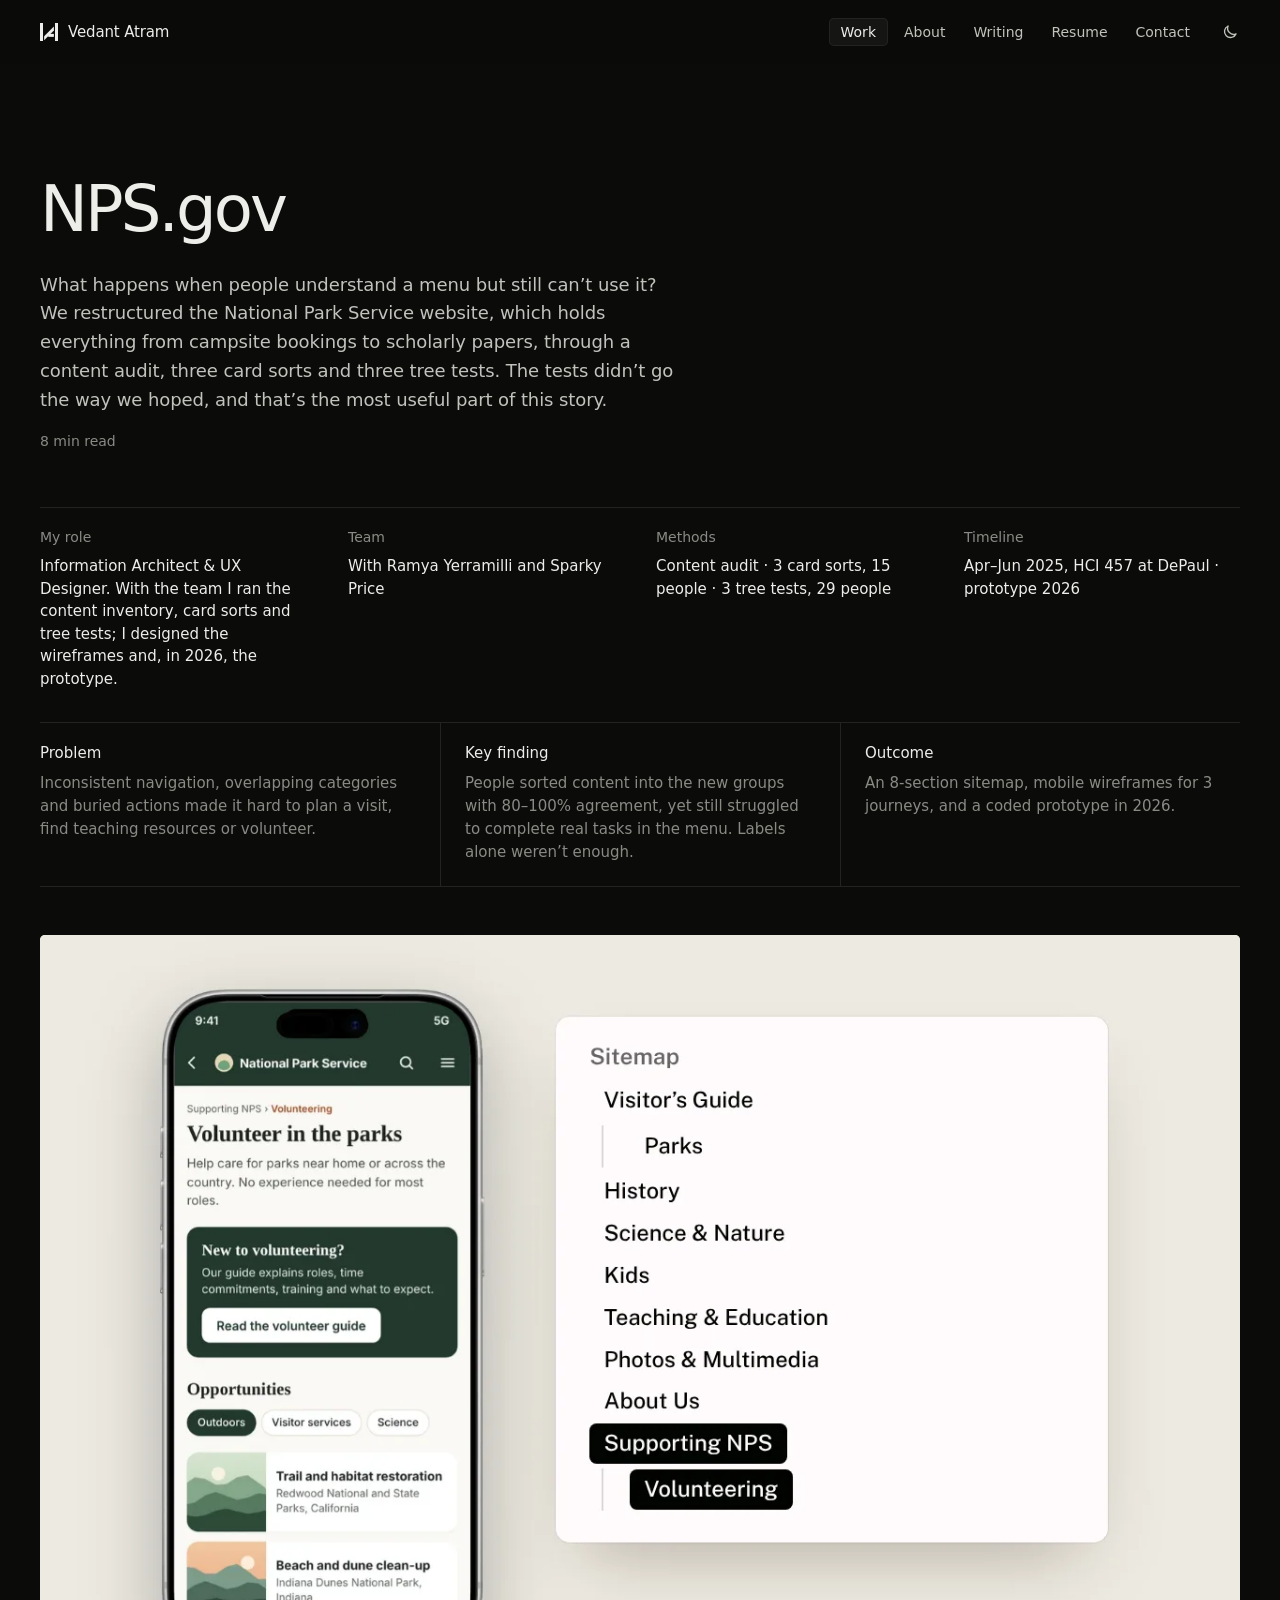
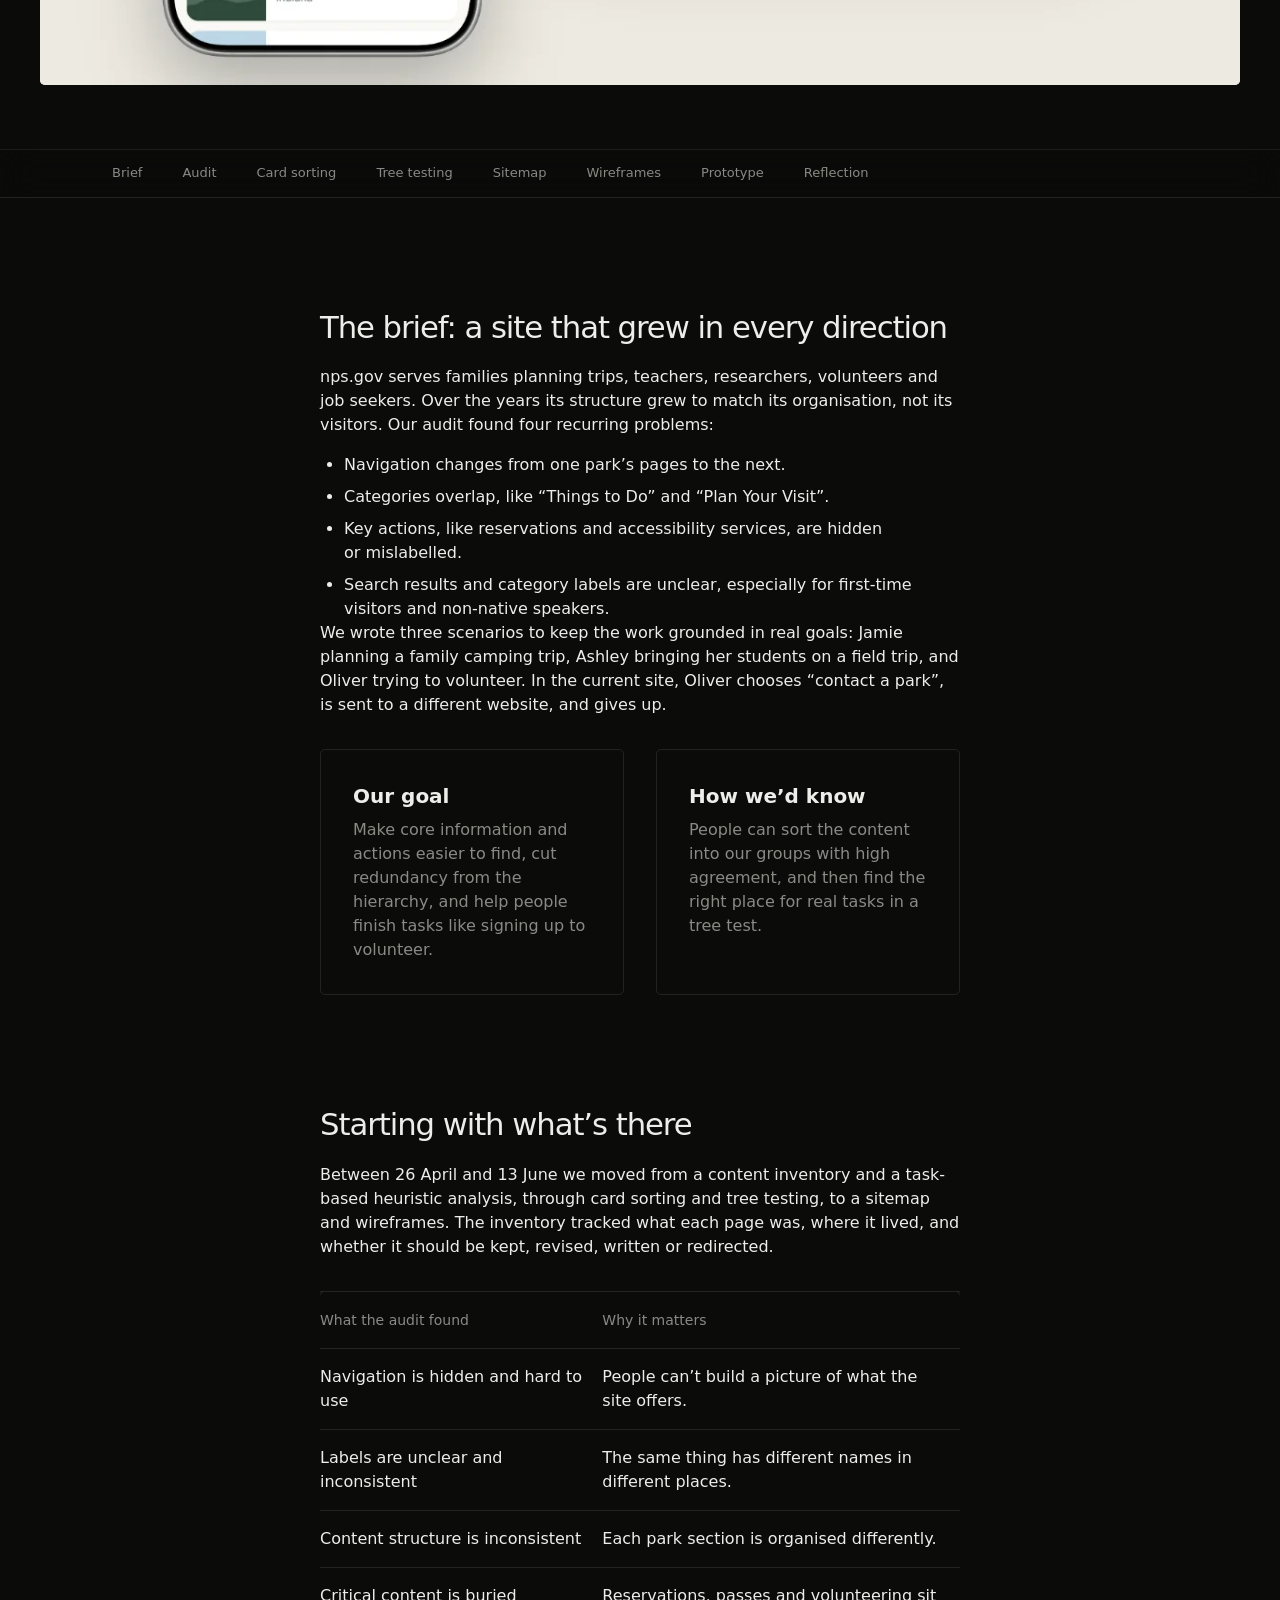
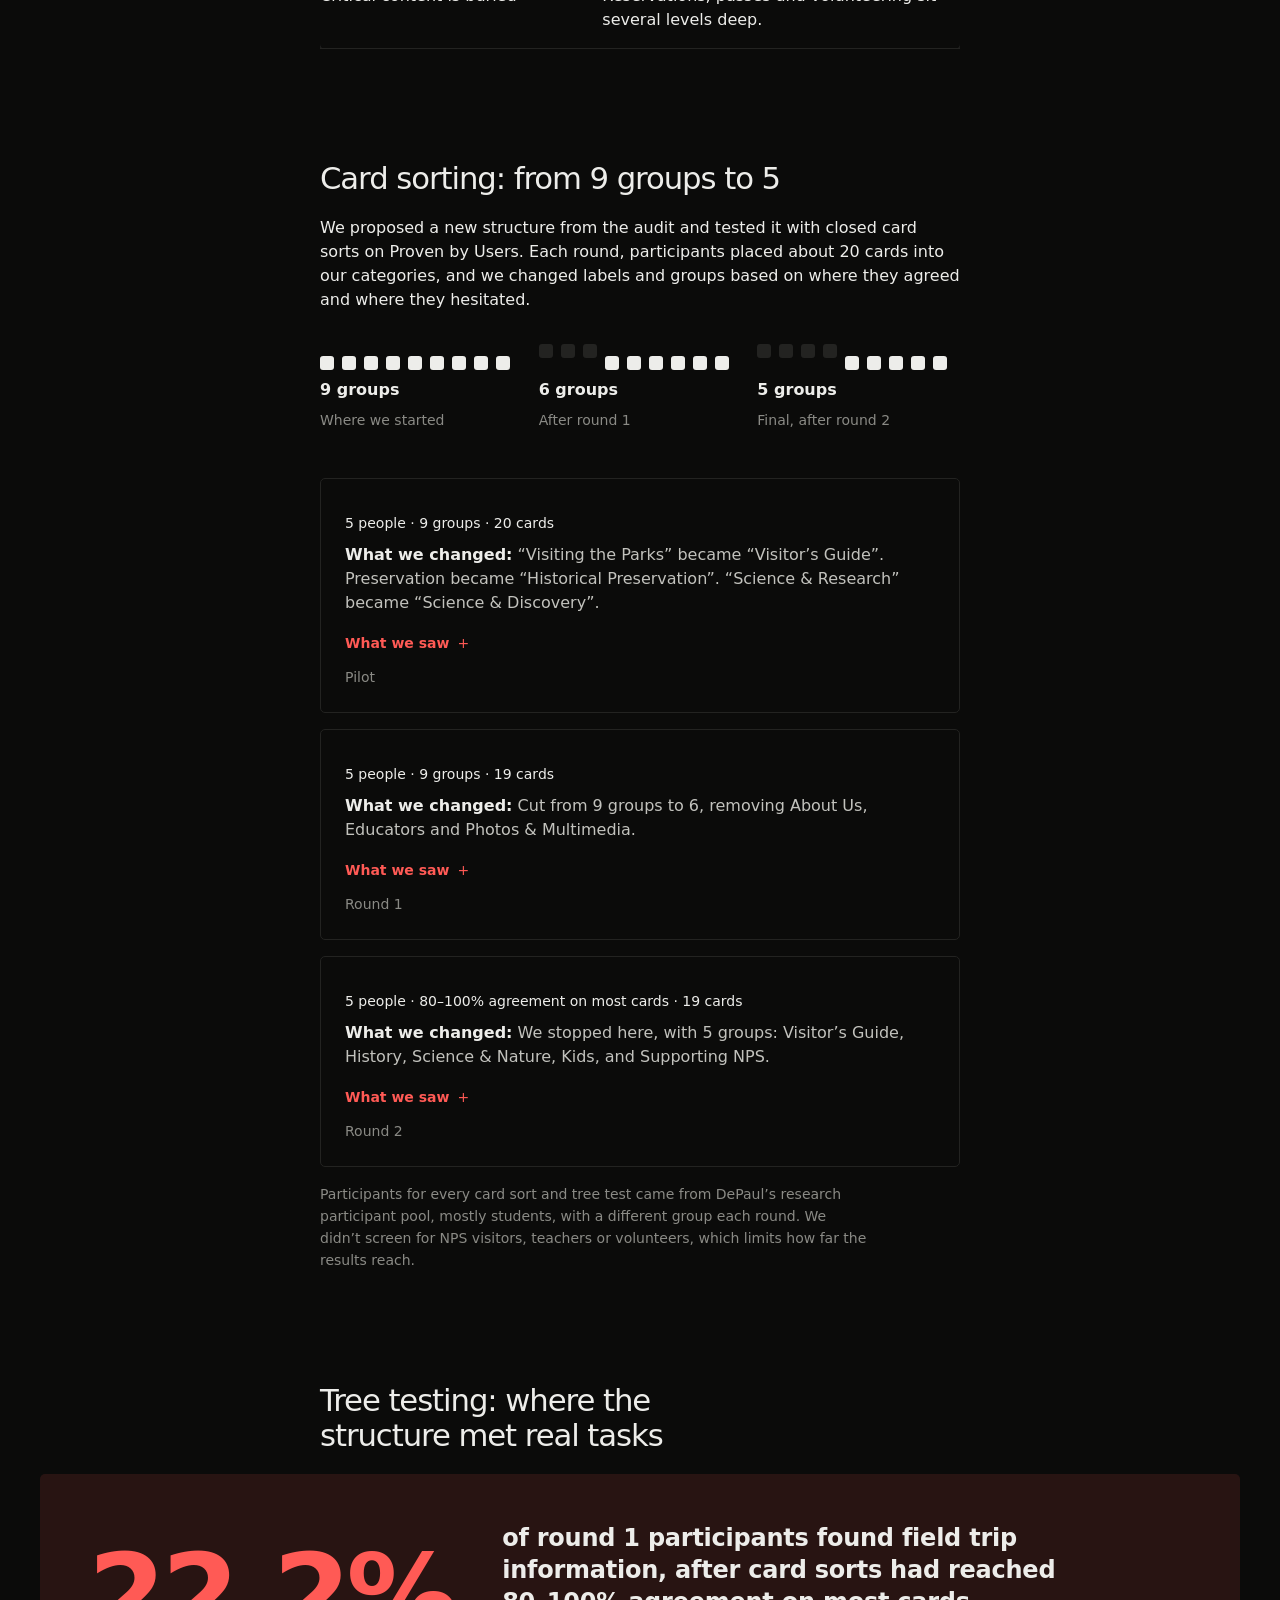
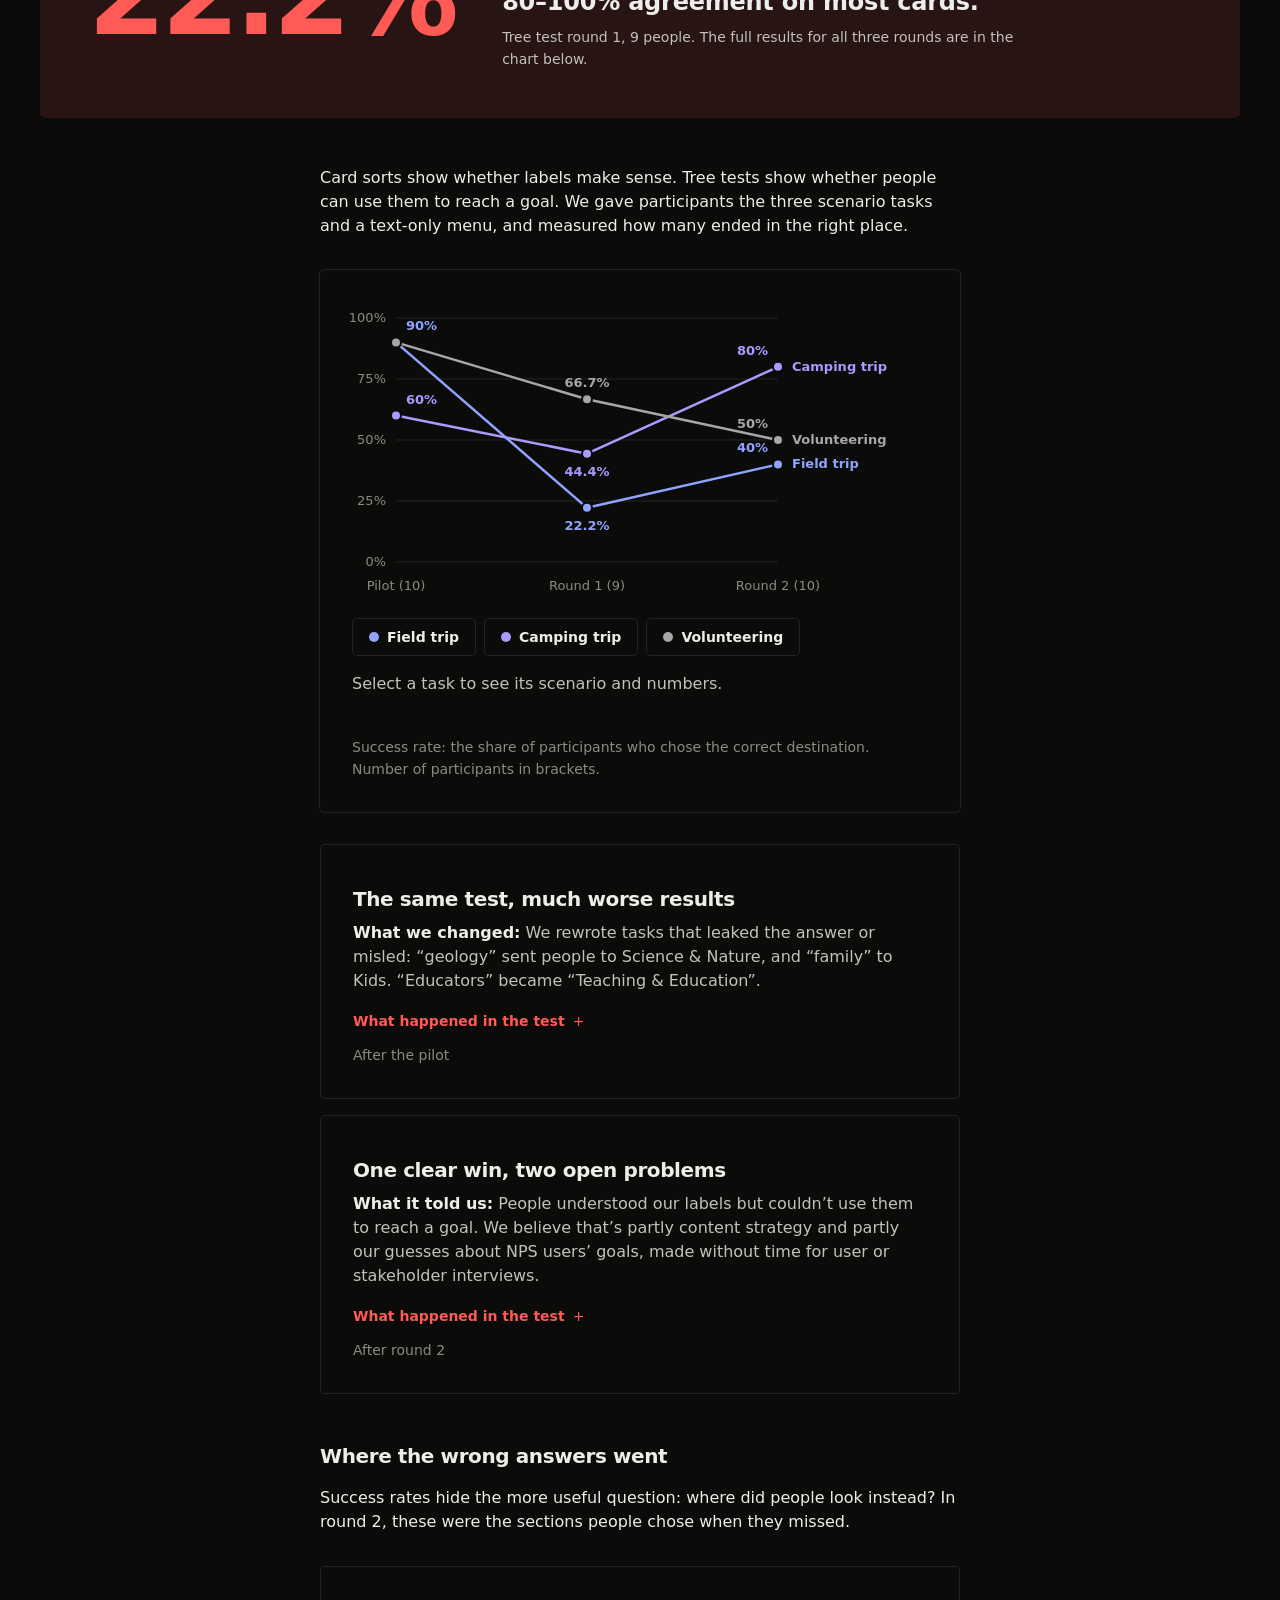
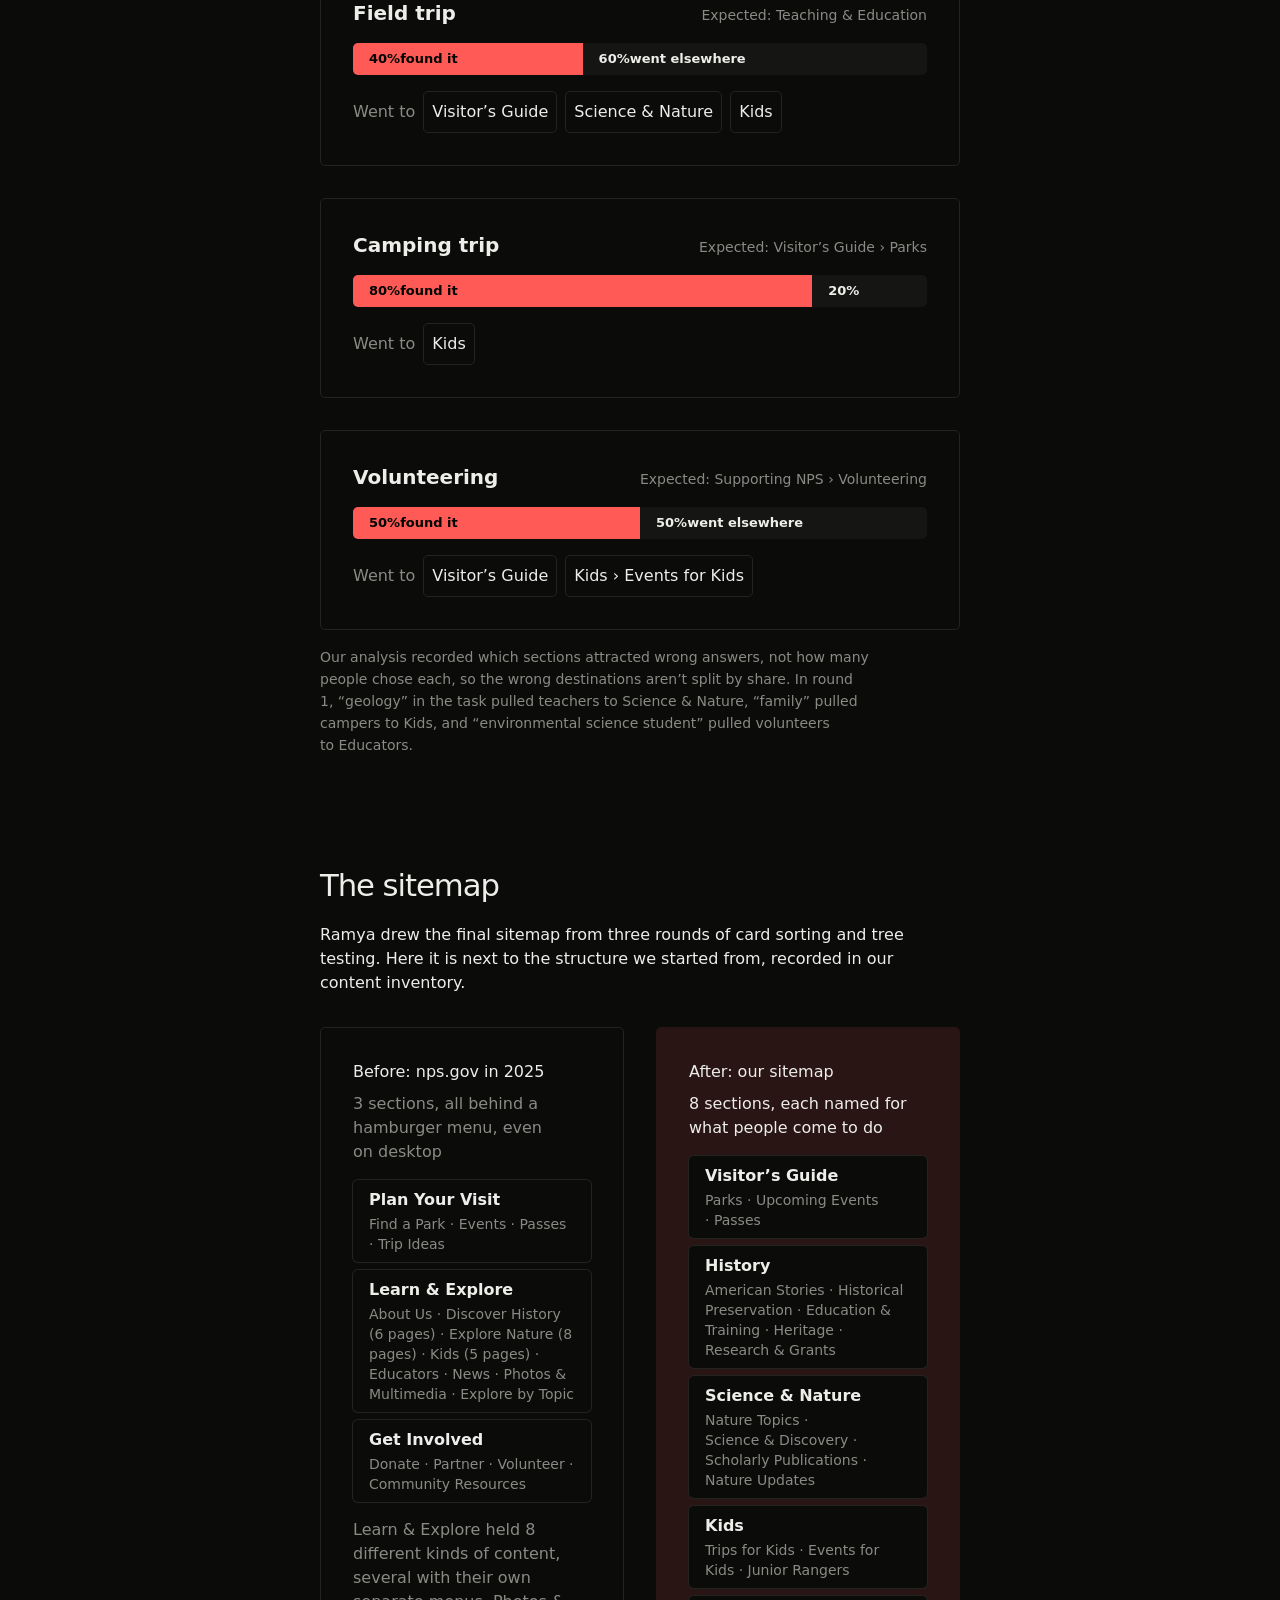
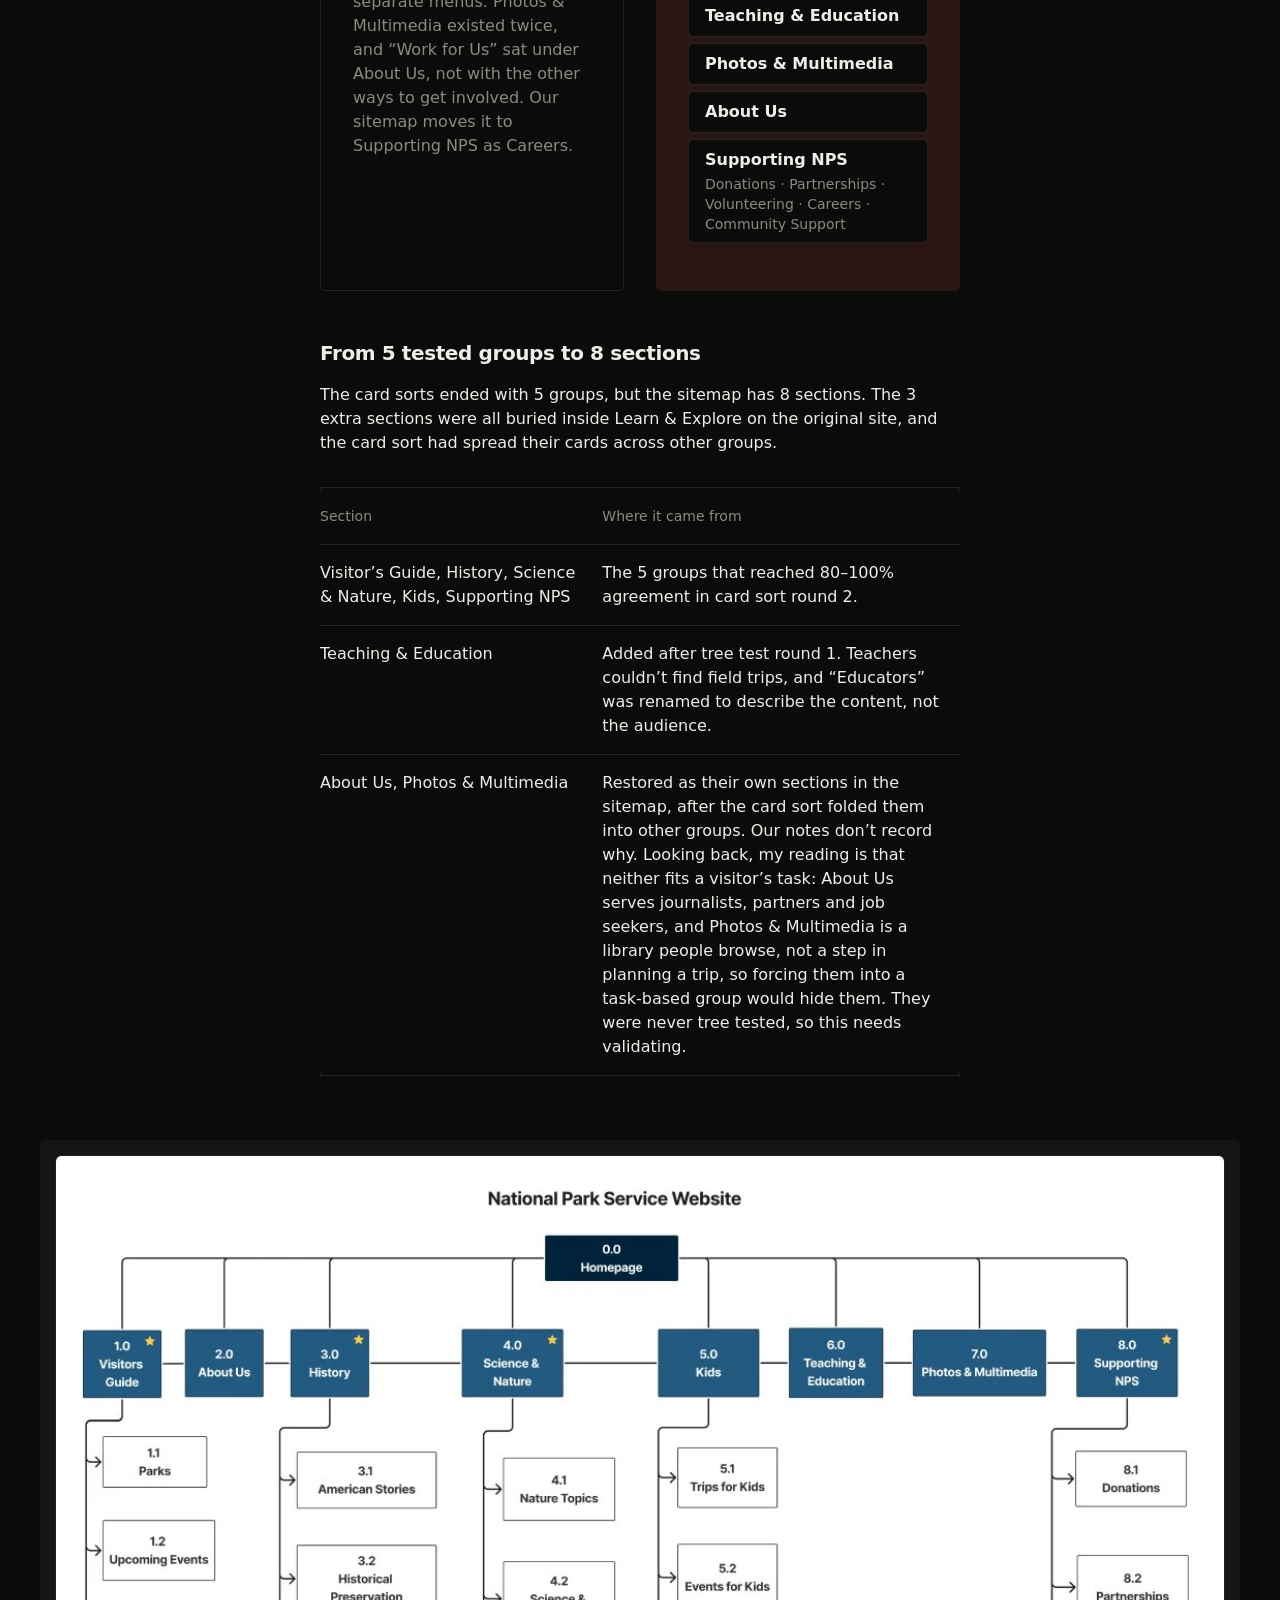
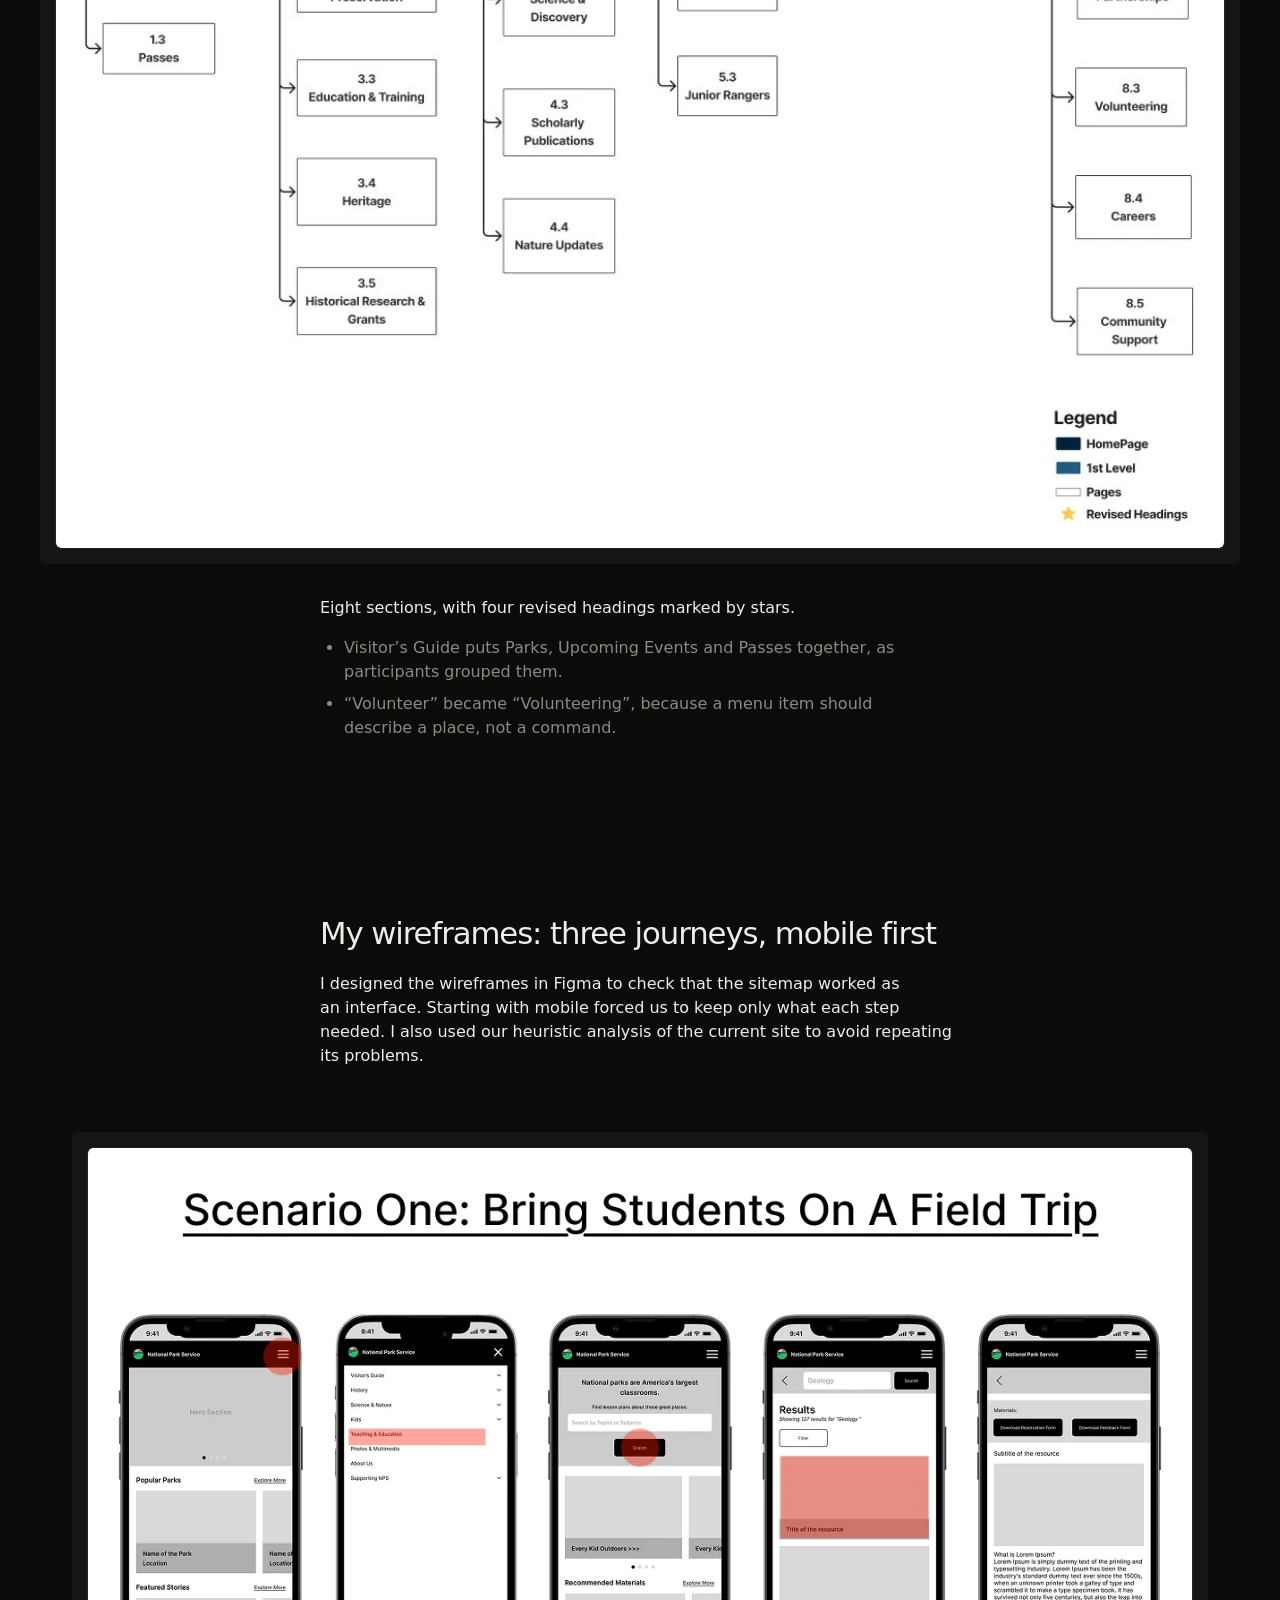
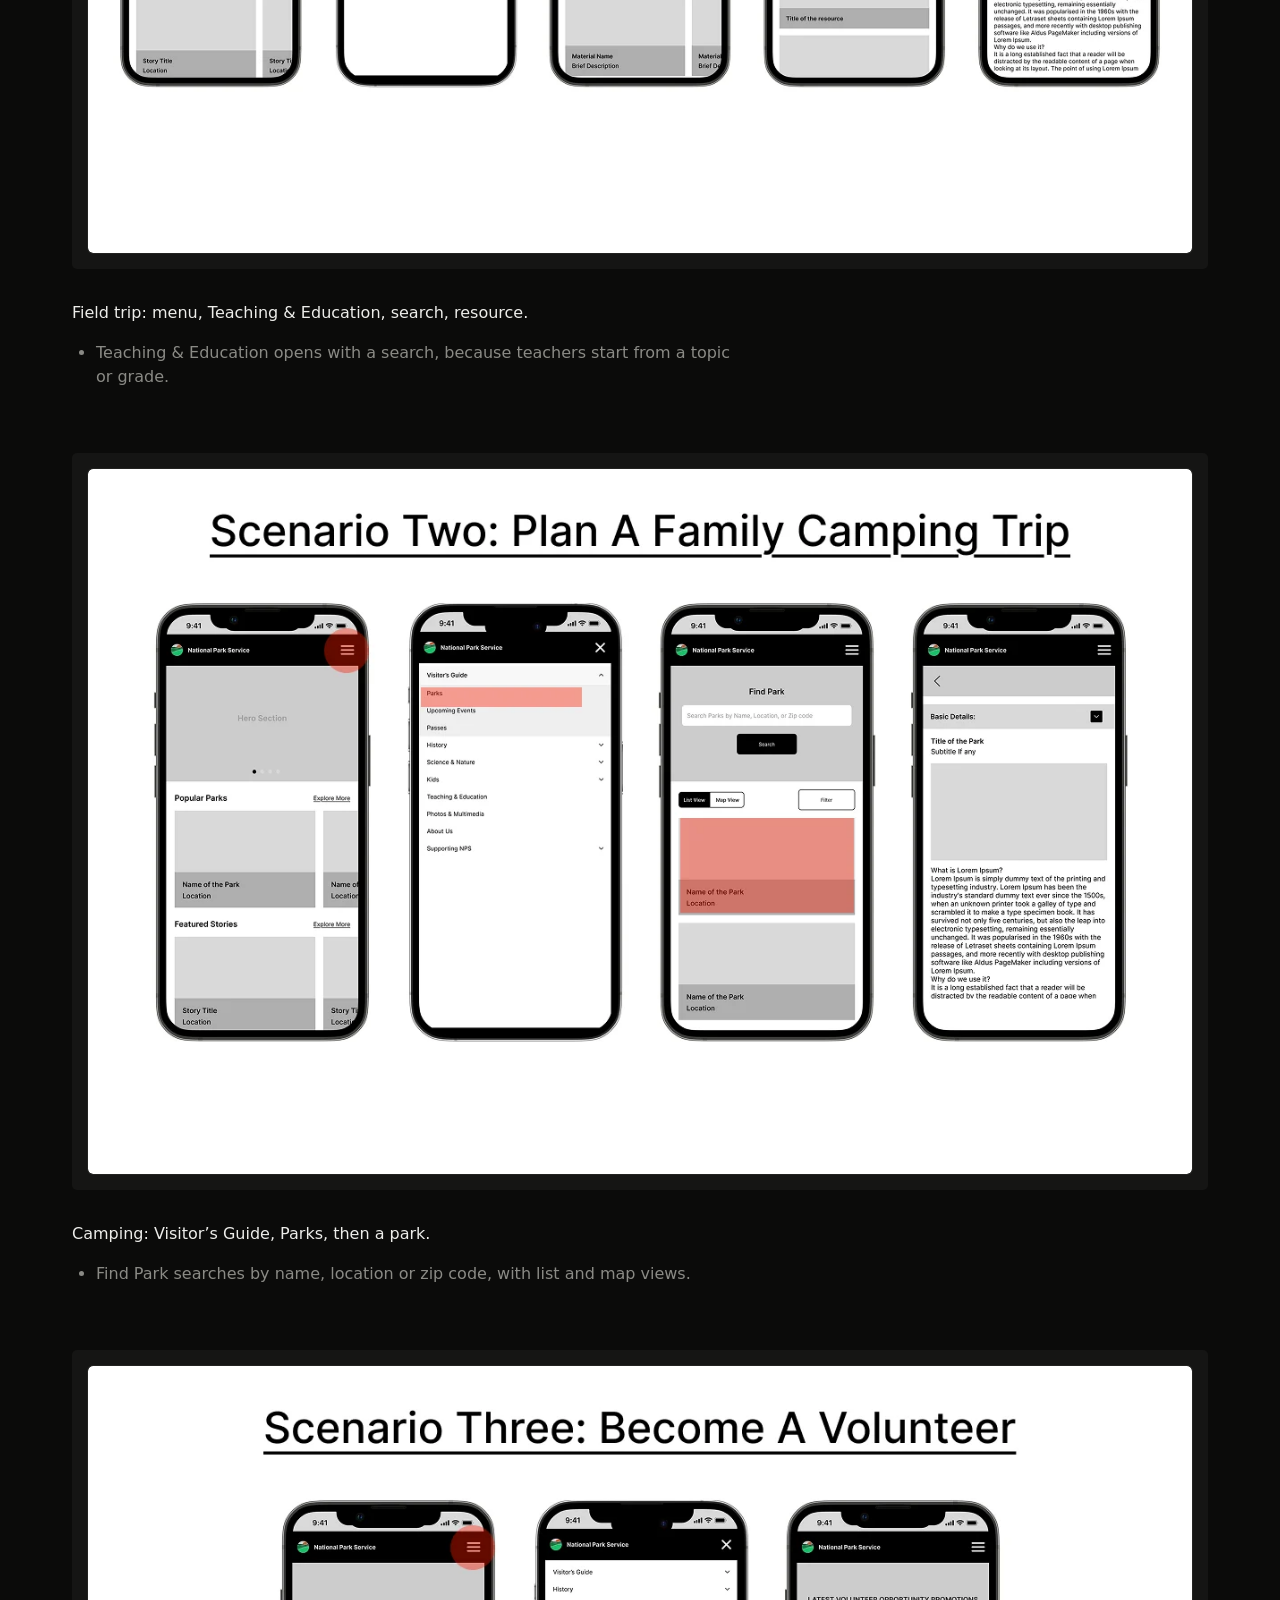
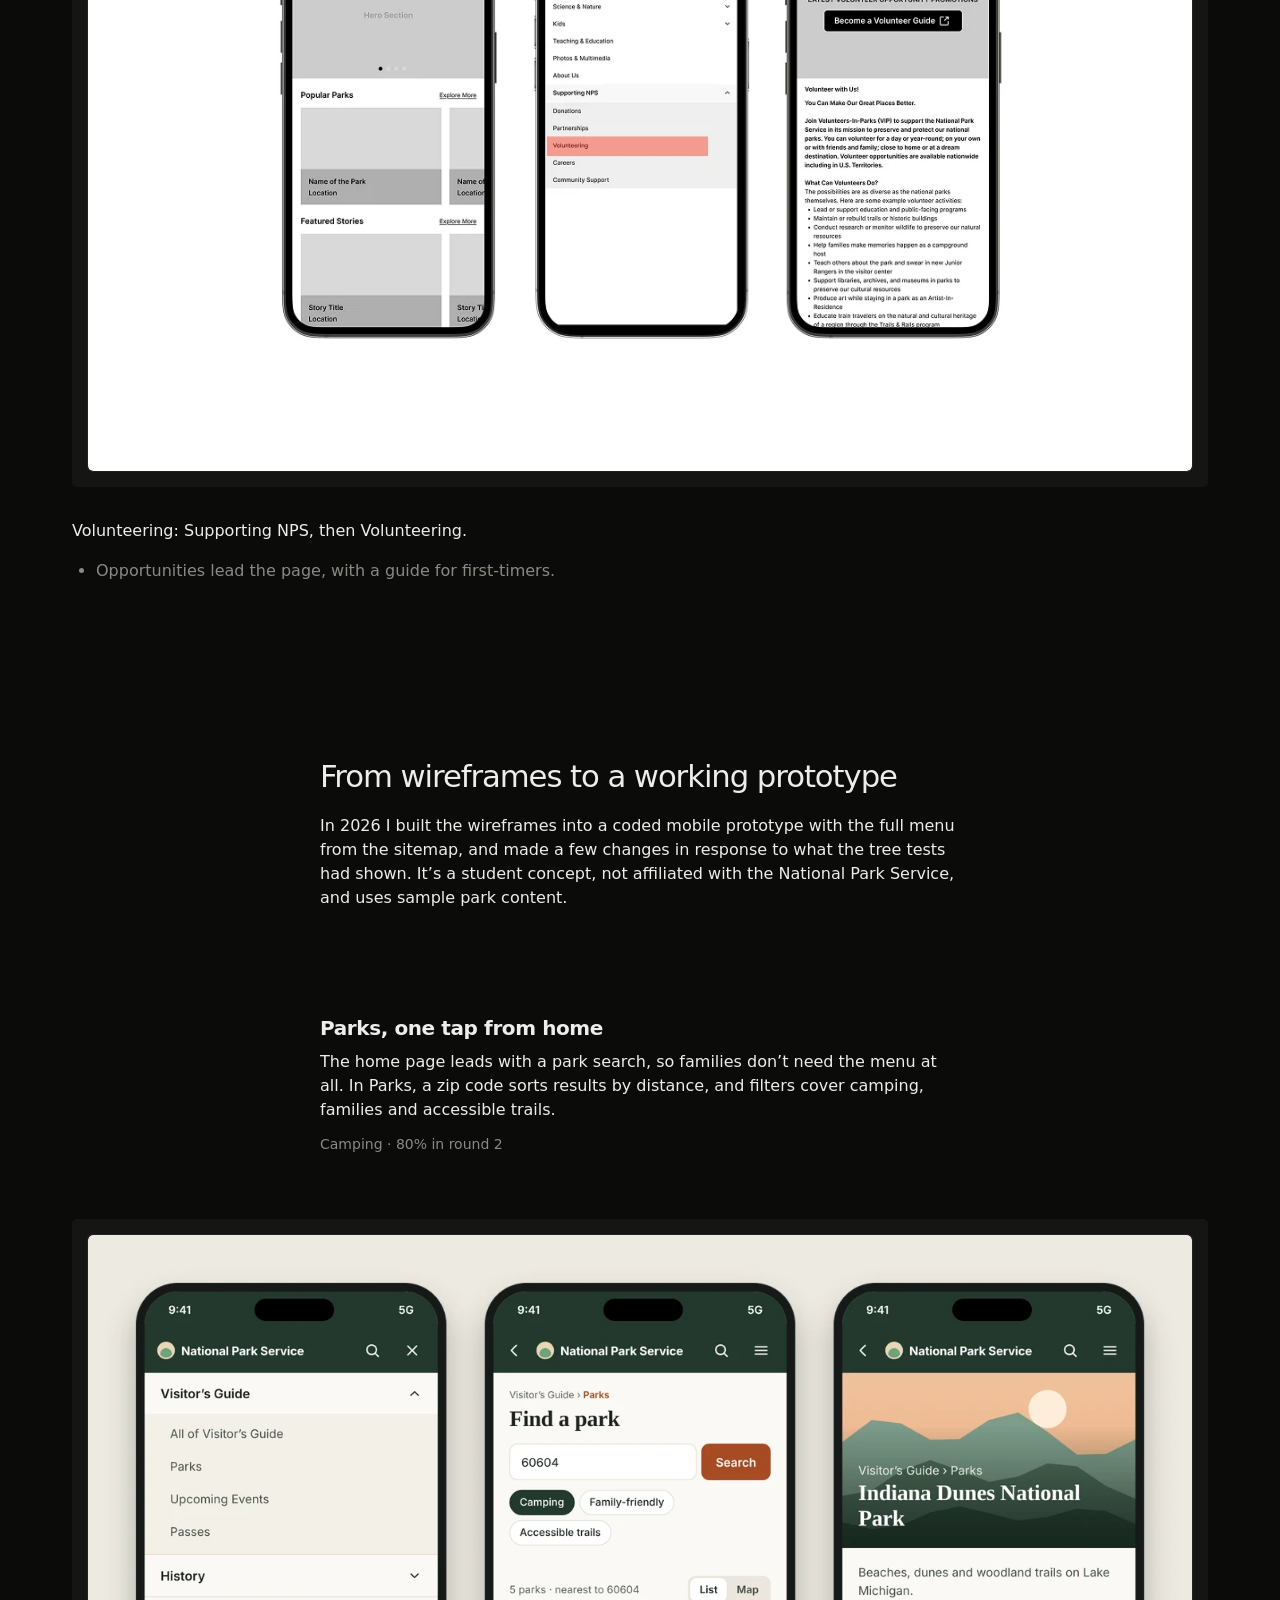
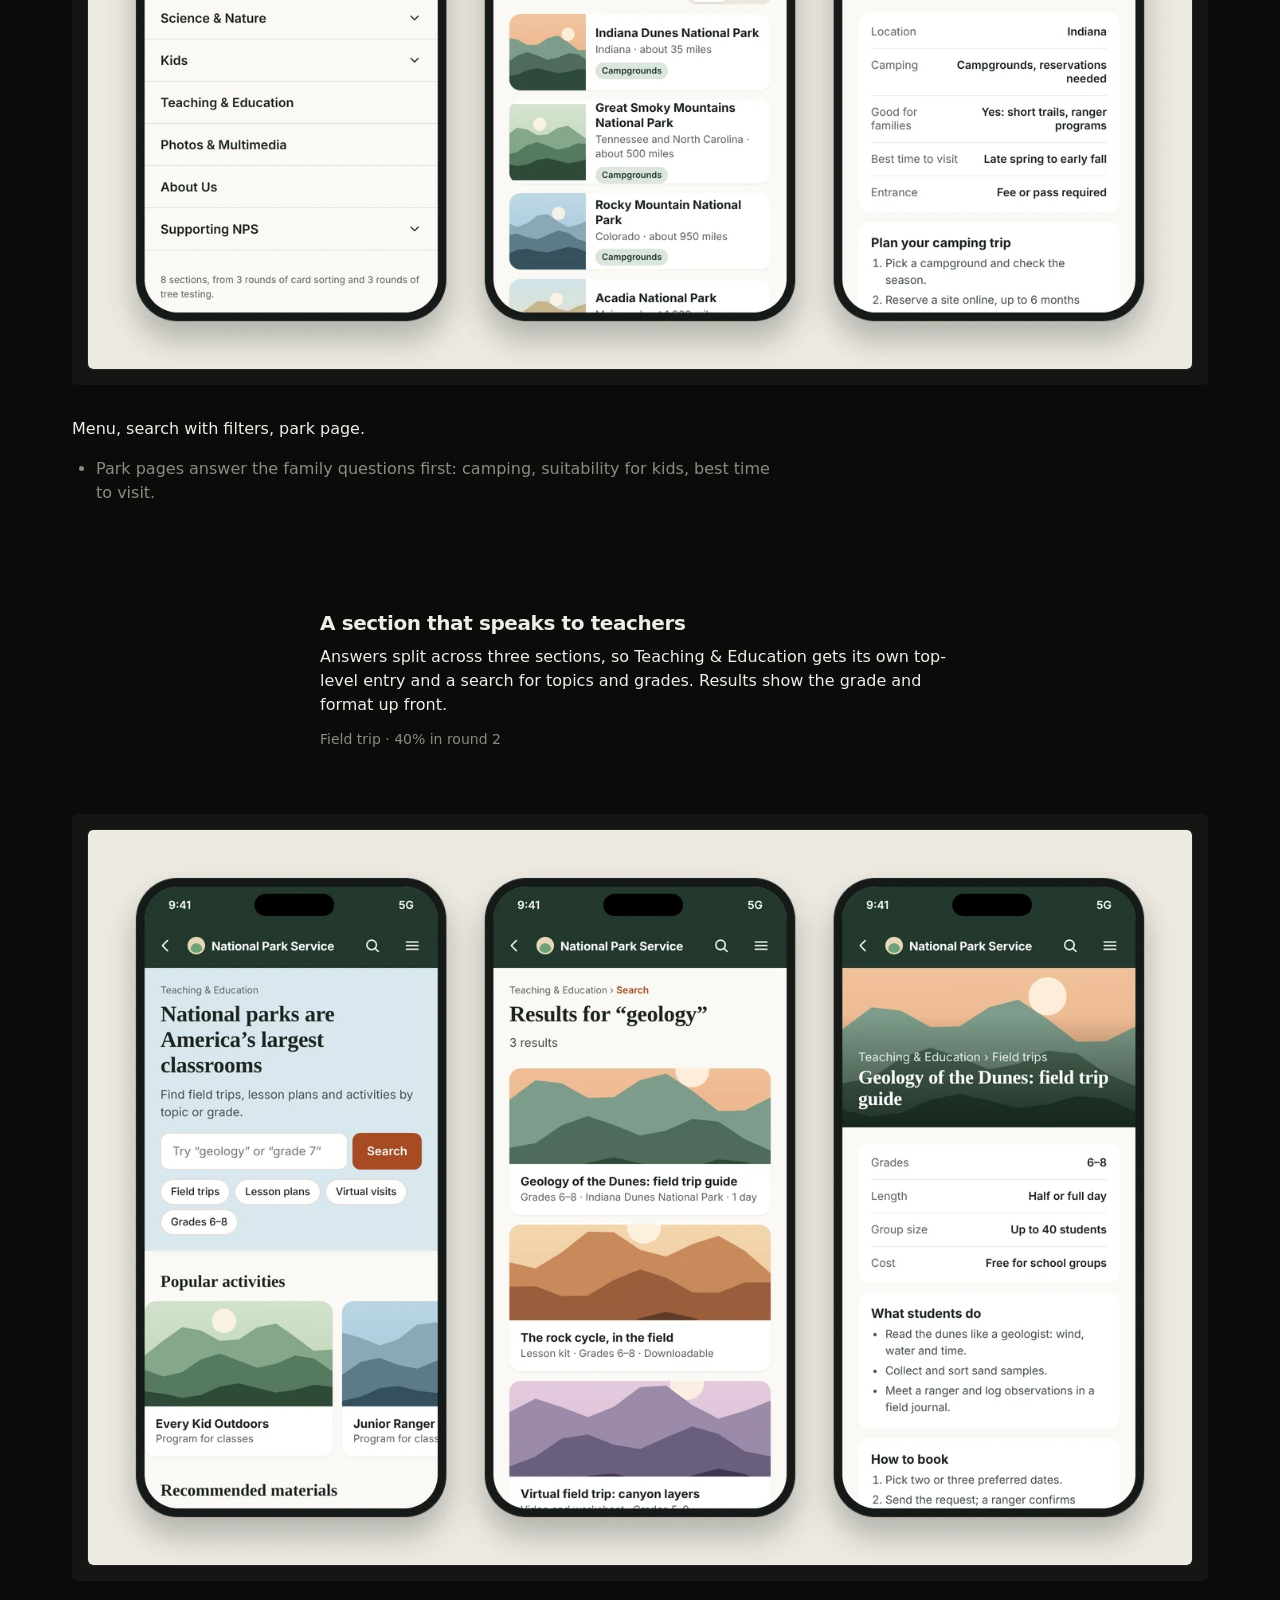
<file: national-parks.html>
<!DOCTYPE html>
<html lang="en">
<head>
<meta charset="utf-8">
<meta http-equiv="Content-Security-Policy" content="default-src 'self'; script-src 'self' 'unsafe-inline'; style-src 'self' 'unsafe-inline' https://fonts.googleapis.com; font-src 'self' https://fonts.gstatic.com; img-src 'self' data:; media-src 'self'; connect-src 'self'; object-src 'none'; frame-src 'none'; base-uri 'self'; form-action 'self'; upgrade-insecure-requests">
<meta name="referrer" content="strict-origin-when-cross-origin">
<link rel="icon" href="favicon.svg" type="image/svg+xml">
<meta name="viewport" content="width=device-width, initial-scale=1">
<title>NPS.gov · Vedant Atram</title>
<meta name="description" content="Restructuring the National Park Service website with a content audit, three card sorts and three tree tests.">
<link rel="canonical" href="https://atrams.cc/national-parks.html">
<meta property="og:type" content="article">
<meta property="og:site_name" content="Vedant Atram">
<meta property="og:title" content="NPS.gov · Vedant Atram">
<meta property="og:description" content="Restructuring the National Park Service website with a content audit, three card sorts and three tree tests.">
<meta property="og:url" content="https://atrams.cc/national-parks.html">
<meta property="og:image" content="https://atrams.cc/assets/og-np.jpg">
<meta property="og:image:width" content="1200">
<meta property="og:image:height" content="630">
<meta name="twitter:card" content="summary_large_image">
<link rel="preconnect" href="https://fonts.googleapis.com">
<link rel="preconnect" href="https://fonts.gstatic.com" crossorigin>
<link href="https://fonts.googleapis.com/css2?family=Geist:wght@400;500;600&display=swap" rel="stylesheet">
<script>(function(){var m;try{m=localStorage.getItem("io-mode")}catch(e){}if(!m){var t=document.documentElement.getAttribute("data-theme");m="dark"}document.documentElement.setAttribute("data-mode",m);document.documentElement.classList.add("js")})();</script>
<style>
/* Tokens
   Spacing: 16px grid. 8px is the half step for tight pairs, 4px only for hairline nudges.
   Colour 60-30-10: 60 neutral ground (--bg), 30 ink and surfaces (--text, --surface, --mat, --line), 10 one accent (--accent). */
:root {
  --s-1: 4px; --s0: 8px; --s1: 16px; --s2: 32px; --s3: 48px; --s4: 64px; --s5: 96px; --s6: 128px;
  --r-s: 8px; --r-m: 16px; --r-l: 24px;
  --bg: #FAFAF9; --surface: #FFFFFF; --mat: #F1F1EF; --text: #010400; --soft: #3D3D3D; --muted: #6B6B6B; --line: #E4E4E1;
  --accent: #1A3DFF; --accent-ink: #FFFFFF; --accent-soft: rgba(26,61,255,.08);
  --sans: "Inter", system-ui, -apple-system, "Segoe UI", sans-serif;
  --display: "Plus Jakarta Sans", "Inter", system-ui, sans-serif;
  color-scheme: light;
}
:root[data-mode="dark"] {
  --bg: #141414; --surface: #1C1C1C; --mat: #222222; --text: #F2F2F0; --soft: #CACAC7; --muted: #9A9A97; --line: #2D2D2D;
  --accent: #8FA2FF; --accent-ink: #010400; --accent-soft: rgba(143,162,255,.12);
  color-scheme: dark;
}
* { box-sizing: border-box; }
html { font-size: 100%; scroll-behavior: smooth; }
body { margin: 0; background: var(--bg); color: var(--soft); font-family: var(--sans); font-size: 16px; line-height: 24px; font-weight: 400; transition: background-color .3s, color .3s; }
@media (prefers-reduced-motion: reduce) { html { scroll-behavior: auto; } *, *::before, *::after { animation: none !important; transition: none !important; } }
h1, h2, h3, h4 { font-family: var(--display); color: var(--text); margin: 0; font-weight: 500; text-wrap: balance; }
p { margin: 0; }
a { color: var(--text); text-underline-offset: 4px; text-decoration-thickness: 1px; text-decoration-color: color-mix(in srgb, var(--accent) 60%, transparent); transition: color .2s, text-decoration-color .2s; }
a:hover { color: var(--accent); text-decoration-color: var(--accent); }
img, video { max-width: 100%; display: block; }
:focus-visible { outline: 2px solid var(--accent); outline-offset: 4px; border-radius: var(--r-s); }
.vh { position: absolute; width: 1px; height: 1px; overflow: hidden; clip: rect(0 0 0 0); white-space: nowrap; }
.skip { position: absolute; left: var(--s1); top: -80px; z-index: 30; background: var(--text); color: var(--bg); padding: var(--s0) var(--s1); border-radius: var(--r-s); }
.skip:focus { top: var(--s1); }
.todo { display: inline-block; border: 1px dashed var(--muted); color: var(--muted); border-radius: var(--r-s); padding: 0 var(--s0); font-size: 14px; }

/* Layout: one 672px reading column (42 x 16), 1088px media column (68 x 16) */
.col { max-width: calc(672px + 2 * var(--s2)); margin: 0 auto; padding: 0 var(--s2); }
.wide { max-width: calc(1088px + 2 * var(--s2)); margin-left: auto; margin-right: auto; padding: 0 var(--s2); }
@media (max-width: 575.98px) { .col, .wide { padding: 0 var(--s1); } }

/* Nav */
.nav { position: sticky; top: 0; z-index: 20; display: flex; justify-content: space-between; align-items: center; height: 64px; padding: 0 var(--s2); border-bottom: 1px solid transparent; transition: border-color .2s; background: color-mix(in srgb, var(--bg) 84%, transparent); backdrop-filter: blur(12px); -webkit-backdrop-filter: blur(12px); }
.nav.scrolled { border-bottom-color: var(--line); }
.mark { width: 32px; height: 32px; border-radius: 50%; background: var(--text); color: var(--bg); display: grid; place-items: center; font-family: var(--display); font-weight: 600; font-size: 12px; letter-spacing: .02em; text-decoration: none; }
.mark:hover { color: var(--bg); background: var(--accent); }
.nav-r { display: flex; align-items: center; gap: var(--s0); }
.pill { font-size: 14px; line-height: 16px; color: var(--muted); text-decoration: none; padding: var(--s0) var(--s1); border-radius: 999px; border: 1px solid transparent; white-space: nowrap; }
.pill:hover { color: var(--text); }
.pill[aria-current] { color: var(--text); background: var(--surface); border-color: var(--line); }
.mode { width: 32px; height: 32px; border-radius: 50%; border: 0; background: none; color: var(--muted); cursor: pointer; display: grid; place-items: center; padding: 0; }
.mode:hover { color: var(--text); }
.mode svg { width: 16px; height: 16px; }
.mode .moon { display: none; } :root[data-mode="dark"] .mode .sun { display: none; } :root[data-mode="dark"] .mode .moon { display: block; }
@media (max-width: 480px) { .nav { padding: 0 var(--s1); gap: var(--s1); } .nav-r { gap: 0; } .pill { padding: var(--s0) 8px; } }

.logo { flex: none; display: inline-flex; align-items: center; gap: 16px; height: 32px; color: var(--text); text-decoration: none; border-radius: var(--r-s); }
.logo .lm { width: 24px; height: 24px; flex: none; display: block; }
.logo .lw { font-family: var(--display); font-weight: 600; font-size: 17px; line-height: 24px; letter-spacing: -.01em; white-space: nowrap; }
.logo:hover { color: var(--text); opacity: .72; }

/* Hero: two clean devices on a 16px rhythm, one accent ring */
.hero { padding-top: var(--s2); overflow-x: clip; }
.stage { position: relative; max-width: 1024px; margin: 0 auto; padding: 0 var(--s4) var(--s3) calc(var(--s4) + 96px); }
@media (max-width: 991.98px) { .stage { padding-bottom: var(--s3); } }
.laptop, .phone { margin: 0; }
/* Laptop: thin black bezel, aluminium rim, camera notch, browser window, wedge base */
.laptop { position: relative; container-type: inline-size; }
.lid { position: relative; background: #0B0B0C; border-radius: 2.2cqw 2.2cqw .6cqw .6cqw; padding: 1.5cqw 1.5cqw 2cqw; box-shadow: 0 0 0 1px #A9AAAD, inset 0 0 0 1px #2A2A2C, 0 4cqw 8cqw -5cqw rgba(0,0,0,.45); }
.lid::before { content: ""; position: absolute; z-index: 3; top: 1.5cqw; left: 50%; width: 8cqw; height: 1.6cqw; transform: translateX(-50%); background: #0B0B0C; border-radius: 0 0 .8cqw .8cqw; }
.lid::after { content: ""; position: absolute; z-index: 4; top: 1.85cqw; left: 50%; width: .6cqw; height: .6cqw; transform: translateX(-50%); border-radius: 50%; background: #1E2433; box-shadow: inset 0 0 0 .12cqw #2F3850; }
.scr { position: relative; aspect-ratio: 16 / 10; overflow: hidden; border-radius: .6cqw; background: #fff; display: flex; flex-direction: column; }
.chrome { flex: none; height: 5.3%; display: flex; align-items: center; gap: .8cqw; padding: 0 1.4cqw; background: #F2F2F4; border-bottom: 1px solid #E1E1E4; }
.chrome i { width: .9cqw; height: .9cqw; border-radius: 50%; background: #D9D9DC; }
.chrome i:nth-child(1) { background: #FF5F57; } .chrome i:nth-child(2) { background: #FEBC2E; } .chrome i:nth-child(3) { background: #28C840; }
.chrome b { margin-left: 2.4cqw; width: 30%; height: 2.2cqw; border-radius: .6cqw; background: #fff; box-shadow: inset 0 0 0 1px #E1E1E4; font: 500 1cqw/2.2cqw var(--sans); color: #6B6B6B; text-align: left; padding-left: 1.2cqw; letter-spacing: .01em; }
.vp { position: relative; flex: 1; overflow: hidden; }
.vp img { width: 100%; height: 100%; object-fit: cover; object-position: top; display: block; }
.base { position: relative; height: 1.8cqw; margin: 0 -7%; background: linear-gradient(180deg, #F1F1F2 0%, #D3D4D6 45%, #A6A7AA 100%); border-radius: .3cqw .3cqw 4cqw 4cqw / .3cqw .3cqw 1.6cqw 1.6cqw; }
.base::before { content: ""; position: absolute; top: 0; left: 50%; width: 14%; height: 45%; transform: translateX(-50%); background: linear-gradient(180deg, #BDBEC1, #D9DADC); border-radius: 0 0 1cqw 1cqw; }
.base::after { content: ""; position: absolute; left: 6%; right: 6%; bottom: -1.6cqw; height: 1.6cqw; background: radial-gradient(50% 50% at 50% 0, rgba(0,0,0,.22), transparent 70%); }
:root[data-mode="dark"] .lid { box-shadow: 0 0 0 1px #5A5B5E, inset 0 0 0 1px #2A2A2C, 0 4cqw 8cqw -5cqw rgba(0,0,0,.7); }
:root[data-mode="dark"] .base { background: linear-gradient(180deg, #6A6B6E 0%, #4A4B4E 45%, #2E2F31 100%); }
:root[data-mode="dark"] .base::before { background: linear-gradient(180deg, #3A3B3D, #55565A); }
.ring { position: absolute; border-radius: 6px; box-shadow: 0 0 0 2px var(--accent); }
:root[data-mode="dark"] .ring { box-shadow: 0 0 0 2px #1A3DFF; }
/* Phone: titanium rim, black bezel, dynamic island, status bar, side buttons */
.phone { position: absolute; left: var(--s2); bottom: var(--s3); width: 18%; container-type: inline-size; }
.ph { position: relative; background: #111113; border-radius: 15cqw; padding: 3.4cqw; box-shadow: inset 0 0 0 .9cqw #3B3B3E, inset 0 0 0 1.4cqw #111113, 0 0 0 1px #77777C, 0 10cqw 20cqw -10cqw rgba(0,0,0,.55); }
.ph::before { content: ""; position: absolute; z-index: 3; top: 6.2cqw; left: 50%; width: 30cqw; height: 8.6cqw; transform: translateX(-50%); background: #000; border-radius: 99px; }
.phone .p-scr { position: relative; aspect-ratio: 390 / 844; overflow: hidden; border-radius: 11.5cqw; background: #ECECEE; display: flex; flex-direction: column; }
.sbar { flex: none; height: 6.4%; display: flex; align-items: center; justify-content: space-between; padding: 1.5cqw 8cqw 0 10cqw; font: 600 4.2cqw/1 var(--sans); color: #010400; background: #ECECEE; }
.sbar .icons { display: flex; align-items: center; gap: 1.6cqw; }
.sbar .bars { display: flex; align-items: flex-end; gap: .6cqw; height: 3cqw; }
.sbar .bars i { width: .9cqw; background: #010400; border-radius: .3cqw; }
.sbar .bars i:nth-child(1) { height: 35%; } .sbar .bars i:nth-child(2) { height: 55%; } .sbar .bars i:nth-child(3) { height: 78%; } .sbar .bars i:nth-child(4) { height: 100%; }
.sbar .batt { position: relative; width: 6.6cqw; height: 3.2cqw; border-radius: 1cqw; box-shadow: inset 0 0 0 .35cqw rgba(1,4,0,.4); padding: .6cqw; }
.sbar .batt::before { content: ""; display: block; height: 100%; width: 80%; border-radius: .5cqw; background: #010400; }
.sbar .batt::after { content: ""; position: absolute; right: -1.1cqw; top: 1.05cqw; width: .7cqw; height: 1.1cqw; border-radius: 0 .4cqw .4cqw 0; background: rgba(1,4,0,.4); }
.p-scr .pv { flex: 1; overflow: hidden; }
.phone img { width: 100%; height: 100%; object-fit: cover; object-position: top; display: block; }
.ph .sb { position: absolute; width: 1.4cqw; border-radius: .6cqw; background: #2C2C2F; }
.ph .sb.l1 { left: -1.2cqw; top: 22%; height: 7%; } .ph .sb.l2 { left: -1.2cqw; top: 31%; height: 11%; } .ph .sb.l3 { left: -1.2cqw; top: 44%; height: 11%; } .ph .sb.r1 { right: -1.2cqw; top: 31%; height: 16%; }
.bubble { position: absolute; right: var(--s5); bottom: 0; width: 320px; background: var(--surface); color: var(--text); border: 1px solid var(--line); border-radius: var(--r-m); padding: var(--s1); display: grid; gap: var(--s0); box-shadow: 0 16px 32px -24px rgba(0,0,0,.35); }
.bubble .lab, .bubble-m .lab { display: flex; align-items: center; gap: var(--s0); font-size: 12px; line-height: 16px; font-weight: 600; color: var(--accent); }
.bubble .lab::before, .bubble-m .lab::before { content: ""; width: 8px; height: 8px; border-radius: 50%; background: var(--accent); }
.say { font-size: 14px; line-height: 24px; }
.bubble-m { display: none; }
.laptop { animation: lift .9s cubic-bezier(.2,.8,.2,1) both; }
.phone { animation: rise .9s .25s cubic-bezier(.2,.8,.2,1) both; }
.bubble { animation: rise .5s .9s cubic-bezier(.2,.8,.2,1) both; }
@keyframes lift { from { opacity: 0; transform: translateY(32px); } to { opacity: 1; transform: none; } }
@keyframes rise { from { opacity: 0; transform: translateY(16px); } to { opacity: 1; transform: none; } }
@media (max-width: 991.98px) { .bubble { display: none; } .bubble-m { display: grid; gap: var(--s0); max-width: 672px; margin: var(--s2) auto 0; background: var(--surface); border: 1px solid var(--line); border-radius: var(--r-m); padding: var(--s1); font-size: 16px; line-height: 24px; color: var(--text); } }
@media (max-width: 767.98px) { .stage { padding: 0 var(--s1) var(--s1); } .phone { display: none; } .lid { padding: 8px 8px 16px; } .bubble-m { margin: var(--s2) var(--s1) 0; } }

.title { text-align: center; padding-top: var(--s4); }
.title h1 { font-size: clamp(40px, 5vw, 64px); line-height: 1.125; font-weight: 500; letter-spacing: -.02em; }
.title p { margin: var(--s1) auto 0; max-width: 560px; font-size: 16px; line-height: 24px; color: var(--muted); }
.cta { margin-top: var(--s2); display: flex; justify-content: center; align-items: center; gap: var(--s2); flex-wrap: wrap; }
.pill-link { font-size: 14px; line-height: 16px; color: var(--text); }
.meta { display: grid; grid-template-columns: repeat(3, minmax(0, 1fr)); gap: var(--s2); margin: var(--s3) auto 0; padding: var(--s2) 0; border-top: 1px solid var(--line); border-bottom: 1px solid var(--line); text-align: left; }
.meta dt { color: var(--muted); font-size: 14px; line-height: 24px; margin-bottom: var(--s0); }
.meta dd { margin: 0; color: var(--text); font-size: 16px; line-height: 24px; }
@media (max-width: 767.98px) { .meta { grid-template-columns: 1fr; gap: var(--s1); } }

/* Story sections: 96px between sections, 32px inside */
.sec { padding-top: var(--s5); }
.sec + .sec { margin-top: var(--s5); border-top: 1px solid var(--line); }
.sec h2 { font-size: clamp(28px, 3vw, 32px); line-height: 40px; letter-spacing: -.015em; margin-bottom: var(--s1); }
.sec h3 { font-size: 20px; line-height: 32px; margin: var(--s2) 0 var(--s0); }
.sec h3.h4, .foot h3.h4 { font-size: 16px; line-height: 24px; margin: 0; }
.col > p + p { margin-top: var(--s1); }
.col p { font-size: 16px; line-height: 24px; }
figure { margin: var(--s3) auto; }
figcaption { color: var(--muted); }
.cap { text-align: center; font-style: italic; font-size: 14px; line-height: 24px; color: var(--muted); margin-top: var(--s1); }
@media (max-width: 575.98px) { .sec { padding-top: var(--s4); } .sec + .sec { margin-top: var(--s4); } }

.nums { display: grid; grid-template-columns: repeat(3, minmax(0, 1fr)); gap: var(--s2); margin: var(--s2) 0 0; }
.nums b { display: block; font-family: var(--display); font-weight: 500; font-size: 40px; line-height: 48px; color: var(--accent); letter-spacing: -.03em; }
.nums span { display: block; font-size: 14px; line-height: 24px; color: var(--muted); margin-top: var(--s0); }
.nums a { color: var(--muted); font-size: 12px; line-height: 24px; }
@media (max-width: 767.98px) { .nums { grid-template-columns: 1fr; gap: var(--s2); } }

.quiet-list { margin: var(--s1) 0 0; padding-left: 24px; display: grid; gap: var(--s0); }
.people { display: grid; grid-template-columns: repeat(4, minmax(0, 1fr)); gap: var(--s1); margin-top: var(--s2); }
.people div { border: 1px solid var(--line); border-radius: var(--r-m); padding: var(--s1); background: var(--surface); }
.people b { display: block; font-family: var(--display); font-weight: 500; color: var(--text); font-size: 24px; line-height: 32px; }
.people span { display: block; font-size: 14px; line-height: 24px; color: var(--muted); }
@media (max-width: 767.98px) { .people { grid-template-columns: 1fr 1fr; } }

.finding { margin-top: var(--s2); padding-top: var(--s2); border-top: 1px solid var(--line); }
.finding .k { font-size: 14px; line-height: 24px; color: var(--accent); font-weight: 500; margin-bottom: var(--s0); }
.finding h3 { margin-top: 0; }
blockquote { margin: var(--s1) 0 0; padding-left: var(--s1); border-left: 2px solid var(--line); }

.table { overflow-x: auto; border-top: 1px solid var(--line); }
table { border-collapse: collapse; width: 100%; min-width: 560px; font-size: 16px; line-height: 24px; }
th, td { text-align: left; padding: var(--s1) var(--s1) var(--s1) 0; vertical-align: top; border-bottom: 1px solid var(--line); }
th { color: var(--muted); font-weight: 500; font-size: 14px; }
td:first-child { color: var(--text); width: 30%; }
td:nth-child(2) { width: 38%; }
td.basis { color: var(--muted); font-size: 14px; line-height: 24px; width: 32%; }
td.basis b { display: block; color: var(--accent); font-weight: 500; font-size: 12px; line-height: 16px; letter-spacing: .01em; margin-bottom: var(--s-1); }
.table.bleed { width: min(1088px, 100vw - 64px); margin-left: 50%; transform: translateX(-50%); }
@media (max-width: 767.98px) {
  .table.bleed { width: auto; margin-left: 0; transform: none; }
  table { min-width: 0; }
  thead { position: absolute; width: 1px; height: 1px; overflow: hidden; clip: rect(0 0 0 0); }
  table, tbody, tr, td { display: block; width: auto !important; }
  tr { padding: var(--s1) 0; border-bottom: 1px solid var(--line); }
  td { border: 0; padding: 0; }
  td + td { margin-top: var(--s0); }
  td:first-child { font-weight: 500; }
  td:nth-child(2)::before { content: "Why"; display: block; color: var(--muted); font-size: 12px; line-height: 16px; margin-bottom: var(--s-1); }
}
td:first-child { width: 30%; }


/* Media follows the page theme: light screenshots in light mode, dark in dark */
:root:not([data-mode="dark"]) .tm-d, :root[data-mode="dark"] .tm-l { display: none !important; }
:root[data-mode="dark"] .fr-in, :root[data-mode="dark"] .ba .frame img, :root[data-mode="dark"] .clip video { background: #0F1012; }
:root[data-mode="dark"] .scr { background: #0F1012; }
:root[data-mode="dark"] .chrome { background: #212226; border-bottom-color: #2E3035; }
:root[data-mode="dark"] .chrome b { background: #0F1012; color: #9A9DA6; box-shadow: inset 0 0 0 1px #2E3035; }
:root[data-mode="dark"] .phone .p-scr, :root[data-mode="dark"] .sbar { background: #0F1012; color: #F2F2F4; }
:root[data-mode="dark"] .sbar .bars i, :root[data-mode="dark"] .sbar .batt::before { background: #F2F2F4; }
:root[data-mode="dark"] .sbar .batt { box-shadow: inset 0 0 0 .35cqw rgba(242,242,244,.45); }
:root[data-mode="dark"] .sbar .batt::after { background: rgba(242,242,244,.45); }



/* Responsive + touch-target fixes */
.site-foot { margin-top: var(--s5); }
.sf-in { max-width: calc(1088px + 2 * var(--s2)); margin: 0 auto; padding: 0 var(--s2); }
.sf-row { display: flex; justify-content: space-between; align-items: center; gap: var(--s1) var(--s2); flex-wrap: wrap; padding: var(--s2) 0 var(--s3); border-top: 1px solid var(--line); }
.sf-c { font-size: 14px; line-height: 24px; color: var(--muted); }
.sf-links { list-style: none; margin: 0; padding: 0; display: flex; flex-wrap: wrap; gap: var(--s0) var(--s2); }
.sf-links a { display: inline-block; padding: 8px 0; font-size: 14px; line-height: 24px; color: var(--muted); text-decoration: none; }
.sf-links a:hover { color: var(--accent); }
@media (max-width: 575.98px) { .sf-in { padding: 0 var(--s1); } .sf-row { flex-direction: column-reverse; align-items: flex-start; } .sf-links { gap: var(--s0) var(--s1); } }
@media (max-width: 380px) { .nav { padding: 0 16px; gap: 8px; } .pill { padding: 8px 8px; font-size: 13px; } .logo { min-width: 24px; } .logo .lm { width: 22px; height: 22px; } .mode { width: 28px; } }

.pill-link { display: inline-block; padding: 8px 0; }
.nums a { display: inline-block; padding: 8px 0; }


/* Mobile menu */
.menu-btn { display: none; }
@media (max-width: 767.98px) {
  .nav { padding: 0 var(--s1); gap: var(--s1); }
  .logo .lw { position: static !important; width: auto !important; height: auto !important; overflow: visible !important; clip: auto !important; }
  .nav-r { gap: var(--s0); }
  .menu-btn { display: grid; place-items: center; width: 40px; height: 40px; margin-right: -8px; border: 0; border-radius: 50%; background: none; color: var(--text); cursor: pointer; }
  .menu-btn .bars { position: relative; width: 18px; height: 10px; }
  .menu-btn .bars i { position: absolute; left: 0; right: 0; height: 1.5px; border-radius: 2px; background: currentColor; transition: transform .25s, top .25s; }
  .menu-btn .bars i:first-child { top: 0; } .menu-btn .bars i:last-child { top: 8.5px; }
  .menu-btn[aria-expanded="true"] .bars i:first-child { top: 4.25px; transform: rotate(45deg); }
  .menu-btn[aria-expanded="true"] .bars i:last-child { top: 4.25px; transform: rotate(-45deg); }
  .menu { position: fixed; z-index: 25; top: 64px; left: 0; right: 0; bottom: 0; display: flex; flex-direction: column; padding: var(--s1) var(--s1) var(--s3); background: var(--bg); border-top: 1px solid var(--line); overflow-y: auto; visibility: hidden; opacity: 0; transform: translateY(-8px); transition: opacity .2s, transform .25s cubic-bezier(.2,.8,.2,1), visibility 0s .25s; }
  .menu.open { visibility: visible; opacity: 1; transform: none; transition: opacity .2s, transform .25s cubic-bezier(.2,.8,.2,1); }
  .menu .pill { display: flex; align-items: center; justify-content: space-between; height: 64px; padding: 0 var(--s0) !important; border: 0 !important; border-bottom: 1px solid var(--line) !important; border-radius: 0; background: none !important; font-family: var(--display); font-size: 24px !important; line-height: 32px; font-weight: 500; color: var(--text); }
  .menu .pill[aria-current] { color: var(--accent); }
  .menu .pill[aria-current]::after { content: ""; width: 8px; height: 8px; border-radius: 50%; background: var(--accent); }
  body.menu-open { overflow: hidden; }
  body.menu-open .nav { -webkit-backdrop-filter: none; backdrop-filter: none; background: var(--bg); border-bottom-color: transparent; }
}

/* Site footer (shared by every page) */

/* Section navigation */
:root { --navh: 64px; --toch: 0px; }
.toc { position: sticky; top: var(--navh); z-index: 19; background: color-mix(in srgb, var(--bg) 88%, transparent); backdrop-filter: blur(12px); -webkit-backdrop-filter: blur(12px); border-bottom: 1px solid var(--line); margin-top: var(--s4); }
.toc ol { list-style: none; margin: 0 auto; padding: var(--s0) var(--s2); max-width: calc(1088px + 2 * var(--s2)); display: flex; gap: var(--s-1); overflow-x: auto; scrollbar-width: none; -webkit-mask-image: linear-gradient(90deg, transparent 0, #000 var(--s2), #000 calc(100% - var(--s2)), transparent 100%); mask-image: linear-gradient(90deg, transparent 0, #000 var(--s2), #000 calc(100% - var(--s2)), transparent 100%); }
.toc ol::-webkit-scrollbar { display: none; }
.toc a { display: block; white-space: nowrap; font-size: 14px; line-height: 16px; color: var(--muted); text-decoration: none; padding: var(--s0) var(--s1); border-radius: 999px; transition: color .2s, background-color .2s; }
.toc a:hover { color: var(--text); }
.toc a[aria-current] { color: var(--accent); background: var(--accent-soft); }
.sec { scroll-margin-top: calc(var(--navh) + var(--toch) + var(--s1)); }
@media (max-width: 575.98px) { .toc ol { padding: var(--s0) var(--s1); } }
@media (min-width: 1400px) {
  .toc { position: fixed; top: 50%; left: max(var(--s2), calc(50vw - 576px - 208px)); transform: translateY(-50%); margin: 0; background: none; backdrop-filter: none; -webkit-backdrop-filter: none; border: 0; opacity: 0; visibility: hidden; transition: opacity .4s, visibility .4s; }
  .toc.show { opacity: 1; visibility: visible; }
  .toc ol { flex-direction: column; gap: 0; padding: 0; -webkit-mask-image: none; mask-image: none; overflow: visible; }
  .toc a { position: relative; padding: var(--s0) 0 var(--s0) var(--s2); border-radius: 0; }
  .toc a::before { content: ""; position: absolute; left: 0; top: 50%; width: var(--s0); height: 1px; background: var(--line); transition: width .25s, background-color .25s; }
  .toc a[aria-current] { background: none; }
  .toc a[aria-current]::before { width: var(--s1); height: 2px; margin-top: -1px; background: var(--accent); }
}
/* Section reveal */
.js .sec { opacity: 0; transform: translateY(var(--s2)); transition: opacity .7s ease, transform .7s cubic-bezier(.2,.8,.2,1); }
.js .sec.in { opacity: 1; transform: none; }
@media (prefers-reduced-motion: reduce) { .js .sec { opacity: 1; transform: none; } }
@media print { .toc { display: none; } .js .sec { opacity: 1; transform: none; } }

/* Media frames: one mat, one hairline, one radius pair (16 outside, 8 inside) */
.frame { background: var(--mat); border-radius: var(--r-m); padding: var(--s1); }
.fr-in { position: relative; border-radius: var(--r-s); overflow: hidden; background: #fff; box-shadow: 0 0 0 1px var(--line); }
.fr-in img { width: 100%; height: 100%; }
.box { position: absolute; border-radius: 6px; opacity: 0; pointer-events: none; box-shadow: 0 0 0 2px var(--accent), 0 0 0 9999px rgba(15,16,18,.32); background: transparent; transition: opacity .25s ease; }
.box.on { opacity: 1; }
:root[data-mode="dark"] .box { box-shadow: 0 0 0 2px var(--accent), 0 0 0 9999px rgba(0,0,0,.5); }
.pinwrap { position: relative; padding-right: var(--s2); }
.pins { position: absolute; top: 0; right: 0; bottom: 0; width: var(--s2); }
.pin { position: absolute; left: 50%; width: 24px; height: 24px; margin-left: -8px; border-radius: 50%; background: var(--surface); color: var(--text); box-shadow: inset 0 0 0 1px var(--line); display: grid; place-items: center; font-size: 12px; line-height: 16px; font-weight: 600; font-style: normal; pointer-events: none; transition: background-color .2s, color .2s; }
.pin.on { background: var(--accent); color: var(--accent-ink); box-shadow: none; }
.shot { display: grid; grid-template-columns: minmax(0, 7fr) minmax(0, 5fr); gap: var(--s3); align-items: start; margin: var(--s4) auto; }
.shot:first-child { margin-top: var(--s3); }
@media (max-width: 991.98px) { .shot { grid-template-columns: 1fr; gap: var(--s2); margin: var(--s3) auto; } }
@media (max-width: 575.98px) { .frame { padding: var(--s0); border-radius: 12px; } .fr-in { border-radius: 6px; } .pinwrap { padding-right: 24px; } .pins { width: 24px; } .pin { width: 16px; height: 16px; margin-left: -8px; font-size: 10px; } }
.shot figcaption > p { color: var(--text); font-size: 16px; line-height: 24px; font-weight: 500; margin-bottom: var(--s1); }
.marks { list-style: none; margin: 0; padding: 0; display: grid; }
.marks li { display: grid; grid-template-columns: 24px minmax(0, 1fr); gap: var(--s1); padding: var(--s1) 0; border-top: 1px solid var(--line); cursor: default; }
.marks li:hover span, .marks li.on span { color: var(--text); }
.marks .num { width: 24px; height: 24px; border-radius: 50%; background: var(--surface); color: var(--text); box-shadow: inset 0 0 0 1px var(--line); display: grid; place-items: center; font-size: 12px; line-height: 16px; font-weight: 600; transition: background-color .2s, color .2s; }
.marks li:hover .num, .marks li.on .num { background: var(--accent); color: var(--accent-ink); box-shadow: none; }
.marks span { font-size: 16px; line-height: 24px; color: var(--soft); }
.marks small { display: block; color: var(--muted); font-size: 14px; line-height: 24px; }

.ba { display: grid; gap: var(--s2); }
.ba-row { display: grid; grid-template-columns: 1fr 1fr; gap: var(--s2); }
.ba figure { margin: 0; }
.ba .frame img { width: 100%; height: auto; aspect-ratio: 4 / 3; object-fit: cover; object-position: left top; border-radius: var(--r-s); background: #fff; box-shadow: 0 0 0 1px var(--line); }
.ba figcaption { font-size: 14px; line-height: 24px; margin-top: var(--s1); }
.ba figcaption b { color: var(--text); font-weight: 600; margin-right: var(--s0); }
@media (max-width: 767.98px) { .ba-row { grid-template-columns: 1fr; gap: var(--s1); } }

.opts { display: grid; grid-template-columns: repeat(4, minmax(0, 1fr)); gap: var(--s1); }
.opt { min-width: 0; border: 1px solid var(--line); border-radius: var(--r-m); padding: var(--s1); background: var(--surface); display: grid; grid-template-rows: auto 144px auto; gap: var(--s1); align-content: start; }
.opt.pick { border-color: var(--accent); box-shadow: inset 0 0 0 1px var(--accent); }
.opt h3 { font-size: 16px; line-height: 24px; display: flex; flex-direction: column-reverse; gap: var(--s-1); }
.opt h3 small { font-family: var(--sans); font-size: 12px; line-height: 16px; color: var(--muted); font-weight: 500; }
.opt.pick h3 small { color: var(--accent); }
.sketch { background: var(--mat); border-radius: var(--r-s); padding: var(--s1); display: grid; align-content: center; gap: var(--s0); font-size: 12px; line-height: 16px; overflow: hidden; color: var(--soft); }
.sk-f { border: 1px solid #CFCFCC; border-radius: 6px; background: #fff; padding: var(--s0); color: #6B6B6B; }
.sk-cal { display: grid; grid-template-columns: repeat(7, 1fr); gap: 2px; background: #fff; border: 1px solid #CFCFCC; border-radius: 6px; padding: var(--s-1); font-size: 10px; line-height: 16px; text-align: center; color: #6B6B6B; }
.sk-cal b { background: #010400; color: #fff; border-radius: 4px; }
.sk-row { display: flex; gap: var(--s0); }
.sk-row div { flex: 1 1 0; min-width: 0; display: grid; gap: var(--s-1); font-size: 11px; }
.sk-row div:last-child { flex-grow: 1.4; }
.sk-row .sk-f { text-align: center; color: #010400; padding: var(--s0) 2px; }
.opt ul { margin: 0; padding-left: var(--s1); display: grid; gap: var(--s0); font-size: 14px; line-height: 24px; }
@media (max-width: 991.98px) { .opts { grid-template-columns: 1fr 1fr; } }
@media (max-width: 575.98px) { .opts { grid-template-columns: 1fr; } }

.clips { display: grid; grid-template-columns: 1fr 1fr; gap: var(--s3) var(--s2); }
.clip { margin: 0; }
.clip video { width: 100%; height: auto; aspect-ratio: 4 / 3; object-fit: cover; object-position: top; border-radius: var(--r-s); background: #fff; box-shadow: 0 0 0 1px var(--line); }
.clip figcaption { margin-top: var(--s1); display: grid; gap: var(--s0); }
.clip h3 { font-size: 16px; line-height: 24px; }
.clip p { font-size: 14px; line-height: 24px; }
.hears { font-style: italic; color: var(--soft) !important; }
.hears span { display: block; font-style: normal; font-size: 12px; line-height: 16px; color: var(--accent); font-weight: 500; margin-bottom: var(--s-1); }
.clip-bar { display: flex; justify-content: space-between; align-items: center; gap: var(--s1); flex-wrap: wrap; margin-bottom: var(--s2); color: var(--muted); font-size: 14px; line-height: 24px; }
.mt { font: inherit; font-size: 14px; line-height: 16px; background: var(--surface); color: var(--text); border: 1px solid var(--line); border-radius: 999px; padding: var(--s0) var(--s1); cursor: pointer; }
.mt:hover { border-color: var(--accent); color: var(--accent); }
@media (max-width: 767.98px) { .clips { grid-template-columns: 1fr; gap: var(--s2); } }

.foot { margin-top: var(--s6); }
.next { display: flex; justify-content: space-between; align-items: center; gap: var(--s1); flex-wrap: wrap; border: 1px solid var(--line); border-radius: var(--r-l); padding: var(--s2); background: var(--surface); }
.next h3 { font-size: 24px; line-height: 32px; }
.next p { color: var(--muted); font-size: 16px; line-height: 24px; margin-top: var(--s0); }
.btn { display: inline-flex; gap: var(--s0); align-items: center; justify-content: center; height: 40px; background: var(--accent); color: var(--accent-ink); text-decoration: none; padding: 0 24px; border-radius: 999px; font-weight: 500; font-size: 14px; line-height: 16px; letter-spacing: .005em; transition: filter .2s; }
.btn:hover { color: var(--accent-ink); filter: brightness(1.08); }
.refs { margin-top: var(--s3); font-size: 14px; line-height: 24px; color: var(--muted); }
.refs h3 { font-family: var(--sans); font-size: 14px; line-height: 24px; color: var(--text); font-weight: 500; margin-bottom: var(--s0); }
.refs ul { margin: 0; padding-left: var(--s1); display: grid; gap: var(--s0); }
.refs a { color: var(--muted); }
.credit { margin-top: var(--s2); padding-top: var(--s2); border-top: 1px solid var(--line); display: flex; justify-content: space-between; gap: var(--s1); flex-wrap: wrap; font-size: 14px; line-height: 24px; color: var(--muted); }
/* nav layout v2: mark only, centred capsule */
.logo { gap: 0; height: 44px; padding: 0 8px; margin-left: -8px; border-radius: 4px; }
.logo .lw { font-family: var(--display); font-weight: 600; font-size: 17px; line-height: 24px; letter-spacing: -.01em; white-space: nowrap; color: var(--text); }
@media (min-width: 768px) {
  .nav { display: grid; grid-template-columns: 1fr auto 1fr; height: 72px; padding: 0 var(--s2); }
  .nav-r { display: contents; }
  .nav > .logo { grid-column: 1; justify-self: start; }
  .menu { grid-column: 2; display: flex; gap: 2px; padding: 8px; border: 1px solid var(--line); border-radius: 999px; background: color-mix(in srgb, var(--surface) 70%, transparent); }
  .menu .pill { padding: 8px 16px; font-size: 14px; line-height: 16px; border: 0; transition: color .2s, background-color .2s; }
  .menu .pill[aria-current] { background: var(--text); color: var(--bg); border: 0; }
  .menu .pill:not([aria-current]):hover { background: var(--mat); color: var(--text); }
  .nav-r > .mode { grid-column: 3; justify-self: end; width: 40px; height: 40px; border: 1px solid var(--line); background: color-mix(in srgb, var(--surface) 70%, transparent); }
  .nav-r > .mode:hover { border-color: var(--muted); }
  .nav.scrolled { border-bottom-color: transparent; }
}
@media (min-width: 576px) and (max-width: 767.98px) { .nav { padding: 0 var(--s1); } .menu .pill { padding: 8px 16px; } }

</style>
<style>
.chap { margin-top: var(--s5); }
.chap:first-of-type { margin-top: var(--s3); }
.chap .k, .kick { font-size: 14px; line-height: 24px; color: var(--accent); font-weight: 500; margin: 0 0 var(--s0); }
.chap h3 { margin: 0 0 var(--s0); }
.chap > .col > p { margin: 0; }
.stat-row { display: grid; grid-template-columns: minmax(0, 1fr) minmax(0, 1fr); gap: var(--s2); margin-top: var(--s2); }
.goal { border: 1px solid var(--line); border-radius: var(--r-m); padding: var(--s2); background: var(--surface); }
.goal b { display: block; font-family: var(--display); font-weight: 500; font-size: 20px; line-height: 28px; color: var(--text); margin-bottom: var(--s0); }
.goal p { margin: 0; color: var(--muted); }
.score td.n { font-family: var(--display); font-weight: 500; color: var(--text); white-space: nowrap; }
.meter { display: flex; align-items: center; gap: var(--s0); white-space: nowrap; }
.meter i { display: block; width: 80px; height: 6px; border-radius: 3px; background: var(--line); position: relative; overflow: hidden; }
.meter i::after { content: ""; position: absolute; inset: 0 auto 0 0; width: var(--v); background: var(--accent); border-radius: 3px; }
.sus { margin-top: var(--s3); }
.sus .bar { position: relative; height: 40px; border-radius: var(--r-s); background: var(--accent-soft); margin-top: var(--s1); }
.sus .fill { position: absolute; inset: 0 auto 0 0; width: 54.1%; background: var(--accent); border-radius: var(--r-s); display: flex; align-items: center; justify-content: flex-end; padding-right: var(--s1); color: var(--bg); font-weight: 500; font-size: 14px; }
.sus .bench { position: absolute; top: -8px; bottom: -8px; left: 68%; width: 2px; background: var(--text); }
.sus .bench span { position: absolute; top: 100%; left: 50%; transform: translateX(-50%); margin-top: 8px; font-size: 12px; line-height: 16px; white-space: nowrap; color: var(--text); }
.sus .scale { display: flex; justify-content: space-between; font-size: 12px; color: var(--muted); margin-top: var(--s2); }
.journey { display: grid; gap: var(--s2); margin-top: var(--s2); }
.trip { border: 1px solid var(--line); border-radius: var(--r-m); padding: var(--s2); background: var(--surface); }
.trip h3 { margin: 0 0 var(--s1); font-size: 16px; line-height: 24px; }
.trip h3 span { color: var(--muted); font-weight: 400; }
.steps { list-style: none; margin: 0; padding: 0; display: grid; grid-template-columns: repeat(3, minmax(0, 1fr)); gap: var(--s1); position: relative; }
.steps::before { content: ""; position: absolute; top: 11px; left: 12px; right: 12px; height: 2px; background: var(--line); }
.steps li { position: relative; display: grid; gap: 8px; align-content: start; }
.steps .dot { width: 24px; height: 24px; border-radius: 50%; border: 2px solid var(--accent); background: var(--surface); display: grid; place-items: center; position: relative; }
.steps .ok .dot { background: var(--accent); }
.steps .ok .dot::after { content: ""; width: 8px; height: 4px; border: solid #fff; border-width: 0 0 2px 2px; transform: rotate(-45deg) translate(1px, -1px); }
.steps .mid .dot::after { content: ""; width: 10px; height: 10px; border-radius: 50%; background: linear-gradient(90deg, var(--accent) 50%, transparent 50%); }
.steps .low .dot { border-color: var(--muted); border-style: dashed; }
.steps b { font-weight: 500; color: var(--text); margin-top: var(--s0); }
.steps .st { font-size: 14px; line-height: 20px; color: var(--muted); }
.steps .ok .st { color: var(--accent); }
.steps p { margin: 0; font-size: 14px; line-height: 22px; color: var(--muted); }
.legend { display: flex; flex-wrap: wrap; gap: var(--s2); margin-top: var(--s1); font-size: 14px; color: var(--muted); }
.legend span { display: inline-flex; align-items: center; gap: var(--s0); }
.legend i { width: 14px; height: 14px; border-radius: 50%; border: 2px solid var(--accent); display: inline-block; }
.legend i.ok { background: var(--accent); }
.legend i.mid { background: linear-gradient(90deg, var(--accent) 50%, transparent 50%); }
.legend i.low { border-color: var(--muted); border-style: dashed; }
.gap { margin-top: var(--s3); padding-top: var(--s3); border-top: 1px solid var(--line); }
.gap h3 { margin: 0 0 var(--s1); }
.vs { display: grid; grid-template-columns: minmax(0, 1fr) minmax(0, 1fr); gap: var(--s1); }
.vs div { border-radius: var(--r-m); padding: var(--s1) var(--s2); }
.vs .exp { background: var(--accent-soft); }
.vs .got { border: 1px solid var(--line); }
.vs small { display: block; font-size: 14px; line-height: 20px; font-weight: 500; color: var(--muted); margin-bottom: 8px; }
.vs .exp small { color: var(--text); }
.vs p { margin: 0; }
.before { margin: var(--s2) 0 0; }
.before .frame img { display: block; width: 100%; height: auto; }
.before figcaption { margin-top: var(--s0); font-size: 14px; line-height: 22px; color: var(--muted); }
.before figcaption b { color: var(--text); font-weight: 500; margin-right: 8px; }
.sevp { display: inline-block; font-size: 12px; line-height: 20px; padding: 0 8px; border-radius: 999px; border: 1px solid var(--line); color: var(--muted); white-space: nowrap; }
.sevp.hi { border-color: var(--accent); color: var(--accent); }
.recs td:first-child { white-space: nowrap; font-family: var(--display); font-weight: 500; color: var(--text); }
.targets td.n { font-family: var(--display); font-weight: 500; white-space: nowrap; color: var(--text); }
.targets td.t { color: var(--accent); }
@media (max-width: 767.98px) { .stat-row, .vs { grid-template-columns: 1fr; } .steps { grid-template-columns: 1fr; } .steps::before { top: 12px; bottom: 12px; left: 11px; right: auto; width: 2px; height: auto; } .steps li { grid-template-columns: 24px 1fr; column-gap: var(--s1); } .steps li > *:not(.dot) { grid-column: 2; } .steps .dot { grid-row: 1 / 4; } .steps b { margin-top: 0; } }

.score td:first-child { width: 50%; } .score td:nth-child(2) { width: 22%; }
.recs td:first-child { width: 48px; } .recs td:nth-child(2) { width: 104px; } .recs td:nth-child(3) { width: 44%; color: var(--muted); } .recs td:nth-child(4) { width: auto; color: var(--text); }
.targets td:first-child { width: 48%; } .targets td:nth-child(2) { width: 24%; }
.targets + p { margin-top: var(--s2); }
@media (max-width: 767.98px) {
  .score td:nth-child(2)::before { content: "Finished on their own"; }
  .score td:nth-child(3)::before { content: "Ease, average rating"; display: block; color: var(--muted); font-size: 12px; line-height: 16px; margin-bottom: var(--s-1); }
  .recs td:first-child::before { content: "Recommendation "; font-weight: 400; color: var(--muted); }
  .recs td:nth-child(2)::before { content: none; }
  .recs td:nth-child(3)::before { content: "What we recommended"; display: block; color: var(--muted); font-size: 12px; line-height: 16px; margin-bottom: var(--s-1); }
  .recs td:nth-child(4)::before { content: "What I built"; display: block; color: var(--muted); font-size: 12px; line-height: 16px; margin-bottom: var(--s-1); }
  .recs td:first-child, .recs td:nth-child(2) { display: inline-block; vertical-align: middle; margin-right: var(--s0); }
  .recs td:nth-child(2) { margin-top: 0; }
  .targets td:nth-child(2)::before { content: "This study"; }
  .targets td:nth-child(3)::before { content: "Target"; display: block; color: var(--muted); font-size: 12px; line-height: 16px; margin-bottom: var(--s-1); }
  .sus .bench span { font-size: 11px; }
}
/* sharp corners: 4–5px everywhere */
:root { --r-s: 5px; --r-m: 5px; --r-l: 5px; }
.btn, .pill, .menu, .mt, .sevp, .tags li, .toc a, .mode, .menu-btn, .logo, .nav-r > .mode { border-radius: 5px !important; }
.box, .ring, .fr-in, .sk-cal, .sk-f { border-radius: 4px; }
.meter i, .meter i::after { border-radius: 2px; }
.frame { border-radius: 5px !important; }
@media (min-width: 768px) { .menu { padding: 3px; } .menu .pill { border-radius: 3px !important; } }
.stage.dev { padding: 0 var(--s4) var(--s3); max-width: 1000px; }
.devshot { margin: 0; }
.devshot img { display: block; width: 100%; height: auto; border-radius: 5px; }
.shot.full { grid-template-columns: 1fr; gap: var(--s2); }
.shot.full figcaption { max-width: 720px; }
.sub-h { margin: var(--s3) 0 var(--s1); }
.paths { display: grid; gap: var(--s2); margin-top: var(--s2); }
.path { min-width: 0; border: 1px solid var(--line); border-radius: 5px; padding: var(--s2); }
.tt-h { display: flex; justify-content: space-between; gap: var(--s1); flex-wrap: wrap; align-items: baseline; }
.tt-h b { font-family: var(--display); font-weight: 500; font-size: 18px; color: var(--text); }
.tt-h span { font-size: 14px; color: var(--muted); }
.pbar { display: flex; height: 32px; margin-top: var(--s1); border-radius: 4px; overflow: hidden; font-size: 13px; font-weight: 600; }
.pbar i, .pbar s { min-width: 0; text-overflow: ellipsis; display: flex; align-items: center; padding: 0 8px; white-space: nowrap; overflow: hidden; text-decoration: none; font-style: normal; }
.pbar i { background: var(--accent); color: #fff; }
:root[data-mode="dark"] .pbar i { color: #010400; }
.pbar s { background: var(--mat); color: var(--text); }
@media (max-width: 480px) { .pbar .pw { display: none; } html body .path .pbar i, html body .path .pbar s { padding-left: 6px !important; padding-right: 6px !important; } }
.went { margin: var(--s1) 0 0; font-size: 14px; color: var(--muted); display: flex; flex-wrap: wrap; gap: 8px; align-items: center; }
.went em { font-style: normal; color: var(--text); border: 1px solid var(--line); border-radius: 4px; padding: 2px 8px; }
.ia2 { display: grid; grid-template-columns: 1fr 1fr; gap: var(--s2); margin-top: var(--s2); }
.iac { border: 1px solid var(--line); border-radius: 5px; padding: var(--s2); }
.iac.new { background: var(--accent-soft); border-color: transparent; }
.iat { margin: 0; font-family: var(--display); font-weight: 500; font-size: 18px; color: var(--text); }
.ian { margin: 8px 0 0; font-size: 14px; line-height: 20px; color: var(--muted); }
.iac.new .ian { color: var(--text); }
.iat-l { list-style: none; margin: var(--s1) 0; padding: 0; display: grid; gap: 8px; }
.iat-l li { background: var(--surface); border-radius: 4px; padding: 8px 16px; box-shadow: 0 0 0 1px var(--line); }
.iat-l b { display: block; font-weight: 600; font-size: 15px; color: var(--text); }
.iat-l span { display: block; margin-top: 2px; font-size: 13px; line-height: 18px; color: var(--muted); }
@media (max-width: 767.98px) { .ia2 { grid-template-columns: 1fr; } }
td .sub, th .sub { font-size: 13px; line-height: 18px; color: var(--muted); font-weight: 400; }
@media (max-width: 575.98px) { .stage.dev { padding: 0 var(--s1) var(--s2); } }
</style>
<link rel="stylesheet" href="assets/system.css?v=202611280145"><link rel="stylesheet" href="assets/minimal.css?v=202611280145"><link rel="stylesheet" href="assets/layout.css?v=202611280145"><link rel="stylesheet" href="assets/color.css?v=202611280145"><link rel="stylesheet" href="assets/fundamentals.css?v=202611280145"><link rel="stylesheet" href="assets/motion.css?v=202611280145"><link rel="stylesheet" href="assets/devices.css?v=202611280145"><link rel="stylesheet" href="assets/brand.css?v=202611280145"><link rel="stylesheet" href="assets/scroll.css?v=202611280145"><link rel="stylesheet" href="assets/d.css?v=202611280145"><link rel="stylesheet" href="assets/refine.css?v=202611280145">
</head>
<body>
<a class="skip" href="#main">Skip to the case study</a>
<nav class="nav" aria-label="Site">
  <a class="logo" href="index.html"><svg class="mk" viewBox="0 0 96 96" aria-hidden="true" focusable="false"><rect x="0" y="0" width="16" height="96"/><polygon points="22,92 22,70 74,18 74,40"/><rect x="80" y="0" width="16" height="96"/><rect x="44" y="58" width="30" height="16"/></svg><span class="lw"><b>Vedant</b><span> Atram</span></span></a>
  <div class="nav-r">
    <div class="menu" id="menu">
      <a class="pill" href="index.html#work" aria-current="true">Work</a>
      <a class="pill" href="about.html">About</a>
      <a class="pill" href="thinking.html">Writing</a>
      <a class="pill" href="Vedant-Atram-Resume.pdf" target="_blank" rel="noopener">Resume<span class="vh"> (PDF, opens in a new tab)</span></a>
      <a class="pill d-mob" href="index.html#contact">Contact</a>
    </div>
    <button type="button" class="mode" id="mode" aria-label="Switch to dark mode"><svg class="sun" viewBox="0 0 24 24" fill="none" stroke="currentColor" stroke-width="1.6" stroke-linecap="round"><circle cx="12" cy="12" r="4"/><path d="M12 2.5v2M12 19.5v2M2.5 12h2M19.5 12h2M5.3 5.3l1.4 1.4M17.3 17.3l1.4 1.4M5.3 18.7l1.4-1.4M17.3 6.7l1.4-1.4"/></svg><svg class="moon" viewBox="0 0 24 24" fill="none" stroke="currentColor" stroke-width="1.6" stroke-linecap="round" stroke-linejoin="round"><path d="M20 14.5A8 8 0 0 1 9.5 4a8 8 0 1 0 10.5 10.5z"/></svg></button>
    <a class="d-contact" href="index.html#contact">Contact</a>
    <button class="menu-btn" id="menu-btn" type="button" aria-expanded="false" aria-controls="menu"><span class="vh">Menu</span><span class="bars" aria-hidden="true"><i></i><i></i></span></button>
  </div>
</nav>

<header class="hero" id="top">
  <figure class="d-media"><img src="assets/d/th-np.webp" width="1280" height="800" alt="The redesigned volunteer page on a phone, beside the new sitemap with Supporting NPS open."><video class="vid" src="assets/d/th-np.mp4" muted loop playsinline autoplay preload="auto" aria-hidden="true"></video></figure>
  <div class="col title">
    <h1>NPS.gov</h1>
    <p>What happens when people understand a menu but still can’t use it? We restructured the National Park Service website, which holds everything from campsite bookings to scholarly papers, through a content audit, three card sorts and three tree tests. The tests didn’t go the way we hoped, and that’s the most useful part of this story.</p>
    <p class="rt">8 min read</p>
    <dl class="meta">
      <div><dt>My role</dt><dd>Information Architect &amp; UX Designer. With the team I ran the content inventory, card sorts and tree tests; I designed the wireframes and, in 2026, the prototype.</dd></div>
      <div><dt>Team</dt><dd>With Ramya Yerramilli and Sparky Price</dd></div>
      <div><dt>Methods</dt><dd>Content audit · 3 card sorts, 15 people · 3 tree tests, 29 people</dd></div>
      <div><dt>Timeline</dt><dd>Apr–Jun 2025, HCI 457 at DePaul · prototype 2026</dd></div>
    </dl>
    <dl class="glance">
      <div><dt>Problem</dt><dd>Inconsistent navigation, overlapping categories and buried actions made it hard to plan a visit, find teaching resources or volunteer.</dd></div>
      <div><dt>Key finding</dt><dd>People sorted content into the new groups with 80–100% agreement, yet still struggled to complete real tasks in the menu. Labels alone weren’t enough.</dd></div>
      <div><dt>Outcome</dt><dd>An 8-section sitemap, mobile wireframes for 3 journeys, and a coded prototype in 2026.</dd></div>
    </dl>
  </div>
</header>

<nav class="toc" id="toc" aria-label="Sections"><ol><li><a href="#brief">Brief</a></li><li><a href="#audit">Audit</a></li><li><a href="#cardsort">Card sorting</a></li><li><a href="#treetest">Tree testing</a></li><li><a href="#sitemap">Sitemap</a></li><li><a href="#wireframes">Wireframes</a></li><li><a href="#prototype">Prototype</a></li><li><a href="#reflection">Reflection</a></li></ol></nav>
<main id="main" tabindex="-1">

<section class="sec col" id="brief" aria-labelledby="h-brief">
  <h2 id="h-brief">The brief: a site that grew in every direction</h2>
  <p>nps.gov serves families planning trips, teachers, researchers, volunteers and job seekers. Over the years its structure grew to match its organisation, not its visitors. Our audit found four recurring problems:</p>
  <ul class="quiet-list">
    <li>Navigation changes from one park’s pages to the next.</li>
    <li>Categories overlap, like “Things to Do” and “Plan Your Visit”.</li>
    <li>Key actions, like reservations and accessibility services, are hidden or mislabelled.</li>
    <li>Search results and category labels are unclear, especially for first-time visitors and non-native speakers.</li>
  </ul>
  <p>We wrote three scenarios to keep the work grounded in real goals: Jamie planning a family camping trip, Ashley bringing her students on a field trip, and Oliver trying to volunteer. In the current site, Oliver chooses “contact a park”, is sent to a different website, and gives up.</p>
  <div class="stat-row">
    <div class="goal"><b>Our goal</b><p>Make core information and actions easier to find, cut redundancy from the hierarchy, and help people finish tasks like signing up to volunteer.</p></div>
    <div class="goal"><b>How we’d know</b><p>People can sort the content into our groups with high agreement, and then find the right place for real tasks in a tree test.</p></div>
  </div>
</section>

<section class="sec col" id="audit" aria-labelledby="h-audit">
  <h2 id="h-audit">Starting with what’s there</h2>
  <p>Between 26 April and 13 June we moved from a content inventory and a task-based heuristic analysis, through card sorting and tree testing, to a sitemap and wireframes. The inventory tracked what each page was, where it lived, and whether it should be kept, revised, written or redirected.</p>
  <div class="table" style="margin-top:var(--s2)"><table>
    <thead><tr><th scope="col">What the audit found</th><th scope="col">Why it matters</th></tr></thead>
    <tbody>
      <tr><td>Navigation is hidden and hard to use</td><td>People can’t build a picture of what the site offers.</td></tr>
      <tr><td>Labels are unclear and inconsistent</td><td>The same thing has different names in different places.</td></tr>
      <tr><td>Content structure is inconsistent</td><td>Each park section is organised differently.</td></tr>
      <tr><td>Critical content is buried</td><td>Reservations, passes and volunteering sit several levels deep.</td></tr>
    </tbody>
  </table></div>
</section>

<section class="sec col" id="cardsort" aria-labelledby="h-cards">
  <h2 id="h-cards">Card sorting: from 9 groups to 5</h2>
  <p>We proposed a new structure from the audit and tested it with closed card sorts on Proven by Users. Each round, participants placed about 20 cards into our categories, and we changed labels and groups based on where they agreed and where they hesitated.</p>
  <ol class="steps-n" aria-label="Number of groups over the rounds">
    <li><span class="sq" aria-hidden="true"><i class="k"></i><i class="k"></i><i class="k"></i><i class="k"></i><i class="k"></i><i class="k"></i><i class="k"></i><i class="k"></i><i class="k"></i></span><b>9 groups</b><span>Where we started</span></li>
    <li><span class="sq" aria-hidden="true"><i class="k"></i><i class="k"></i><i class="k"></i><i class="k"></i><i class="k"></i><i class="k"></i><i></i><i></i><i></i></span><b>6 groups</b><span>After round 1</span></li>
    <li><span class="sq" aria-hidden="true"><i class="k"></i><i class="k"></i><i class="k"></i><i class="k"></i><i class="k"></i><i></i><i></i><i></i><i></i></span><b>5 groups</b><span>Final, after round 2</span></li>
  </ol>
  <ol class="rounds" role="list" aria-label="Card sort rounds">
    <li><p class="rd-k">Pilot</p><p class="rd-f">5 people · 9 groups · 20 cards</p><p class="rd-c"><b>What we changed:</b> “Visiting the Parks” became “Visitor’s Guide”. Preservation became “Historical Preservation”. “Science &amp; Research” became “Science &amp; Discovery”.</p>
      <details class="fl-d"><summary>What we saw</summary><p>Parks, Events and Passes grouped together. “American Stories” and “Preservation” were confused.</p></details></li>
    <li><p class="rd-k">Round 1</p><p class="rd-f">5 people · 9 groups · 19 cards</p><p class="rd-c"><b>What we changed:</b> Cut from 9 groups to 6, removing About Us, Educators and Photos &amp; Multimedia.</p>
      <details class="fl-d"><summary>What we saw</summary><p>Heritage Sites sorted cleanly. Education &amp; Training reached 100% agreement. Scholarly Publications still scattered.</p></details></li>
    <li><p class="rd-k">Round 2</p><p class="rd-f">5 people · 80–100% agreement on most cards · 19 cards</p><p class="rd-c"><b>What we changed:</b> We stopped here, with 5 groups: Visitor’s Guide, History, Science &amp; Nature, Kids, and Supporting NPS.</p>
      <details class="fl-d"><summary>What we saw</summary><p>Two outliers: Education &amp; Training spread across 5 groups, and 60% of people put Scholarly Publications in “I don’t know”.</p></details></li>
  </ol>
  <p class="cap">Participants for every card sort and tree test came from DePaul’s research participant pool, mostly students, with a different group each round. We didn’t screen for NPS visitors, teachers or volunteers, which limits how far the results reach.</p>
</section>

<section class="sec col" id="treetest" aria-labelledby="h-tree">
  <h2 id="h-tree">Tree testing: where the structure met real tasks</h2>
  <figure class="moment breakout" aria-label="Key result"><p class="m-num">22.2%</p><div class="m-txt"><p class="m-lead">of round 1 participants found field trip information, after card sorts had reached 80–100% agreement on most cards.</p><p class="m-src">Tree test round 1, 9 people. The full results for all three rounds are in the chart below.</p></div></figure>
  <p>Card sorts show whether labels make sense. Tree tests show whether people can use them to reach a goal. We gave participants the three scenario tasks and a text-only menu, and measured how many ended in the right place.</p>
  <figure class="lc" data-lc='{"x": ["Pilot (10)", "Round 1 (9)", "Round 2 (10)"], "s": [{"n": "Field trip", "v": [90, 22.2, 40]}, {"n": "Camping trip", "v": [60, 44.4, 80]}, {"n": "Volunteering", "v": [90, 66.7, 50]}]}'>
    <div class="lc-plot"></div>
    <div class="lc-keys" role="group" aria-label="Highlight a task">
      <button type="button" aria-pressed="false" data-note="Field trip: a middle school teacher looks for field trip information. 90% in the pilot, 22.2% in round 1, 40% in round 2."><i aria-hidden="true"></i>Field trip</button>
      <button type="button" aria-pressed="false" data-note="Camping trip: a family looks for a national park to camp in. 60% in the pilot, 44.4% in round 1, 80% in round 2."><i aria-hidden="true"></i>Camping trip</button>
      <button type="button" aria-pressed="false" data-note="Volunteering: an environmental enthusiast signs up to volunteer at Redwood. 90% in the pilot, 66.7% in round 1, 50% in round 2."><i aria-hidden="true"></i>Volunteering</button>
    </div>
    <p class="lc-note" aria-live="polite" data-default="Select a task to see its scenario and numbers.">Select a task to see its scenario and numbers.</p>
    <div class="lc-data vh"><table>
    <thead><tr><th scope="col">Task</th><th scope="col">Pilot<br><span class="sub">10 people</span></th><th scope="col">Round 1<br><span class="sub">9 people</span></th><th scope="col">Round 2<br><span class="sub">10 people</span></th></tr></thead>
    <tbody><tr><td><b>Field trip</b><br><span class="sub">A middle school teacher looks for field trip information</span></td><td><span class="meter"><i style="--v:90%" aria-hidden="true"></i>90%</span></td><td><span class="meter"><i style="--v:22.2%" aria-hidden="true"></i>22.2%</span></td><td><span class="meter"><i style="--v:40%" aria-hidden="true"></i>40%</span></td></tr><tr><td><b>Camping trip</b><br><span class="sub">A family looks for a national park to camp in</span></td><td><span class="meter"><i style="--v:60%" aria-hidden="true"></i>60%</span></td><td><span class="meter"><i style="--v:44.4%" aria-hidden="true"></i>44.4%</span></td><td><span class="meter"><i style="--v:80%" aria-hidden="true"></i>80%</span></td></tr><tr><td><b>Volunteering</b><br><span class="sub">An environmental enthusiast signs up to volunteer at Redwood</span></td><td><span class="meter"><i style="--v:90%" aria-hidden="true"></i>90%</span></td><td><span class="meter"><i style="--v:66.7%" aria-hidden="true"></i>66.7%</span></td><td><span class="meter"><i style="--v:50%" aria-hidden="true"></i>50%</span></td></tr></tbody>
  </table></div>
    <figcaption class="cap">Success rate: the share of participants who chose the correct destination. Number of participants in brackets.</figcaption>
  </figure>
  <ol class="rounds rounds-2" role="list" aria-label="What each round told us">
    <li><p class="rd-k">After the pilot</p><h3>The same test, much worse results</h3><p class="rd-c"><b>What we changed:</b> We rewrote tasks that leaked the answer or misled: “geology” sent people to Science &amp; Nature, and “family” to Kids. “Educators” became “Teaching &amp; Education”.</p>
      <details class="fl-d"><summary>What happened in the test</summary><p>The pilot went well, so we ran round 1 with the same tasks and menu. Success fell, to 22% for field trips. With small, different groups, the pilot had flattered us.</p></details></li>
    <li><p class="rd-k">After round 2</p><h3>One clear win, two open problems</h3><p class="rd-c"><b>What it told us:</b> People understood our labels but couldn’t use them to reach a goal. We believe that’s partly content strategy and partly our guesses about NPS users’ goals, made without time for user or stakeholder interviews.</p>
      <details class="fl-d"><summary>What happened in the test</summary><p>Camping rose to 80%. Field trips reached 40%, with answers split between Visitor’s Guide, Science &amp; Nature and Kids. Volunteering fell to 50%: people looked in Visitor’s Guide, not Supporting NPS.</p></details></li>
  </ol>
  <h3 class="sub-h">Where the wrong answers went</h3>
  <p>Success rates hide the more useful question: where did people look instead? In round 2, these were the sections people chose when they missed.</p>
  <div class="paths">
    <div class="path"><div class="tt-h"><b>Field trip</b><span>Expected: Teaching &amp; Education</span></div><div class="pbar" role="img" aria-label="40% correct, 60% chose another section"><i style="width:40%">40%<span class="pw"> found it</span></i><s style="width:60%">60%<span class="pw"> went elsewhere</span></s></div><p class="went">Went to <em>Visitor’s Guide</em><em>Science &amp; Nature</em><em>Kids</em></p></div>
    <div class="path"><div class="tt-h"><b>Camping trip</b><span>Expected: Visitor’s Guide › Parks</span></div><div class="pbar" role="img" aria-label="80% correct, 20% chose another section"><i style="width:80%">80%<span class="pw"> found it</span></i><s style="width:20%">20%</s></div><p class="went">Went to <em>Kids</em></p></div>
    <div class="path"><div class="tt-h"><b>Volunteering</b><span>Expected: Supporting NPS › Volunteering</span></div><div class="pbar" role="img" aria-label="50% correct, 50% chose another section"><i style="width:50%">50%<span class="pw"> found it</span></i><s style="width:50%">50%<span class="pw"> went elsewhere</span></s></div><p class="went">Went to <em>Visitor’s Guide</em><em>Kids › Events for Kids</em></p></div>
  </div>
  <p class="cap">Our analysis recorded which sections attracted wrong answers, not how many people chose each, so the wrong destinations aren’t split by share. In round 1, “geology” in the task pulled teachers to Science &amp; Nature, “family” pulled campers to Kids, and “environmental science student” pulled volunteers to Educators.</p>
</section>

<section class="sec col" id="sitemap" aria-labelledby="h-sitemap">
  <h2 id="h-sitemap">The sitemap</h2>
  <p>Ramya drew the final sitemap from three rounds of card sorting and tree testing. Here it is next to the structure we started from, recorded in our content inventory.</p>
  <div class="ia2">
    <div class="iac"><p class="iat">Before: nps.gov in 2025</p><p class="ian">3 sections, all behind a hamburger menu, even on desktop</p>
      <ul class="iat-l"><li><b>Plan Your Visit</b><span>Find a Park · Events · Passes · Trip Ideas</span></li><li><b>Learn &amp; Explore</b><span>About Us · Discover History (6 pages) · Explore Nature (8 pages) · Kids (5 pages) · Educators · News · Photos &amp; Multimedia · Explore by Topic</span></li><li><b>Get Involved</b><span>Donate · Partner · Volunteer · Community Resources</span></li></ul>
      <p class="ian">Learn &amp; Explore held 8 different kinds of content, several with their own separate menus. Photos &amp; Multimedia existed twice, and “Work for Us” sat under About Us, not with the other ways to get involved. Our sitemap moves it to Supporting NPS as Careers.</p></div>
    <div class="iac new"><p class="iat">After: our sitemap</p><p class="ian">8 sections, each named for what people come to do</p>
      <ul class="iat-l"><li><b>Visitor’s Guide</b><span>Parks · Upcoming Events · Passes</span></li><li><b>History</b><span>American Stories · Historical Preservation · Education &amp; Training · Heritage · Research &amp; Grants</span></li><li><b>Science &amp; Nature</b><span>Nature Topics · Science &amp; Discovery · Scholarly Publications · Nature Updates</span></li><li><b>Kids</b><span>Trips for Kids · Events for Kids · Junior Rangers</span></li><li><b>Teaching &amp; Education</b></li><li><b>Photos &amp; Multimedia</b></li><li><b>About Us</b></li><li><b>Supporting NPS</b><span>Donations · Partnerships · Volunteering · Careers · Community Support</span></li></ul></div>
  </div>
  <h3 class="sub-h">From 5 tested groups to 8 sections</h3>
  <p>The card sorts ended with 5 groups, but the sitemap has 8 sections. The 3 extra sections were all buried inside Learn &amp; Explore on the original site, and the card sort had spread their cards across other groups.</p>
  <div class="table" style="margin-top:var(--s2)"><table>
    <thead><tr><th scope="col">Section</th><th scope="col">Where it came from</th></tr></thead>
    <tbody>
      <tr><td>Visitor’s Guide, History, Science &amp; Nature, Kids, Supporting NPS</td><td>The 5 groups that reached 80–100% agreement in card sort round 2.</td></tr>
      <tr><td>Teaching &amp; Education</td><td>Added after tree test round 1. Teachers couldn’t find field trips, and “Educators” was renamed to describe the content, not the audience.</td></tr>
      <tr><td>About Us, Photos &amp; Multimedia</td><td>Restored as their own sections in the sitemap, after the card sort folded them into other groups. Our notes don’t record why. Looking back, my reading is that neither fits a visitor’s task: About Us serves journalists, partners and job seekers, and Photos &amp; Multimedia is a library people browse, not a step in planning a trip, so forcing them into a task-based group would hide them. They were never tree tested, so this needs validating.</td></tr>
    </tbody>
  </table></div>
  <figure class="shot wide full breakout np-map"><div class="frame"><div class="fr-in" style="aspect-ratio:1130/960"><img src="assets/np-sitemap.webp" data-zoom width="1130" height="960" alt="Sitemap of the redesigned site. Eight top-level sections under the homepage: Visitor’s Guide, About Us, History, Science and Nature, Kids, Teaching and Education, Photos and Multimedia, and Supporting NPS, with their pages beneath. Four headings are starred as revised." loading="lazy"></div></div><figcaption><p>Eight sections, with four revised headings marked by stars.</p><ul class="quiet-list"><li>Visitor’s Guide puts Parks, Upcoming Events and Passes together, as participants grouped them.</li><li>“Volunteer” became “Volunteering”, because a menu item should describe a place, not a command.</li></ul></figcaption></figure>
</section>

<section class="sec" id="wireframes" aria-labelledby="h-wf">
  <div class="col"><h2 id="h-wf">My wireframes: three journeys, mobile first</h2><p>I designed the wireframes in Figma to check that the sitemap worked as an interface. Starting with mobile forced us to keep only what each step needed. I also used our heuristic analysis of the current site to avoid repeating its problems.</p></div>
  <figure class="shot wide full"><div class="frame"><div class="fr-in" style="aspect-ratio:1234/788"><img src="assets/np-wf1.webp" width="1234" height="788" alt="Five wireframe screens for bringing students on a field trip: home, open menu with Teaching and Education highlighted, a Teaching and Education page with a search, results for geology, and a resource page." loading="lazy"></div></div><figcaption><p>Field trip: menu, Teaching &amp; Education, search, resource.</p><ul class="quiet-list"><li>Teaching &amp; Education opens with a search, because teachers start from a topic or grade.</li></ul></figcaption></figure><figure class="shot wide full"><div class="frame"><div class="fr-in" style="aspect-ratio:1234/788"><img src="assets/np-wf2.webp" width="1234" height="788" alt="Four wireframe screens for planning a family camping trip: home, menu with Visitor’s Guide expanded to Parks, a Find Park page with search, list and map views and filters, and a park details page." loading="lazy"></div></div><figcaption><p>Camping: Visitor’s Guide, Parks, then a park.</p><ul class="quiet-list"><li>Find Park searches by name, location or zip code, with list and map views.</li></ul></figcaption></figure><figure class="shot wide full"><div class="frame"><div class="fr-in" style="aspect-ratio:1234/788"><img src="assets/np-wf3.webp" width="1234" height="788" alt="Three wireframe screens for becoming a volunteer: home, menu with Supporting NPS expanded to Volunteering, and a volunteering page with opportunities and a Become a Volunteer guide button." loading="lazy"></div></div><figcaption><p>Volunteering: Supporting NPS, then Volunteering.</p><ul class="quiet-list"><li>Opportunities lead the page, with a guide for first-timers.</li></ul></figcaption></figure>
</section>

<section class="sec" id="prototype" aria-labelledby="h-proto">
  <div class="col"><h2 id="h-proto">From wireframes to a working prototype</h2><p>In 2026 I built the wireframes into a coded mobile prototype with the full menu from the sitemap, and made a few changes in response to what the tree tests had shown. It’s a student concept, not affiliated with the National Park Service, and uses sample park content.</p></div>
  <div class="chap"><div class="col"><p class="k">Camping · 80% in round 2</p><h3>Parks, one tap from home</h3><p>The home page leads with a park search, so families don’t need the menu at all. In Parks, a zip code sorts results by distance, and filters cover camping, families and accessible trails.</p></div><figure class="shot wide full"><div class="frame"><div class="fr-in" style="aspect-ratio:1386/922"><img src="assets/np-camp.webp" width="1386" height="922" alt="Prototype screens: the menu with Visitor’s Guide open, Find a park with zip code 60604 and the Camping filter on, and the Indiana Dunes park page with camping and family details." loading="lazy"></div></div><figcaption><p>Menu, search with filters, park page.</p><ul class="quiet-list"><li>Park pages answer the family questions first: camping, suitability for kids, best time to visit.</li></ul></figcaption></figure></div><div class="chap"><div class="col"><p class="k">Field trip · 40% in round 2</p><h3>A section that speaks to teachers</h3><p>Answers split across three sections, so Teaching &amp; Education gets its own top-level entry and a search for topics and grades. Results show the grade and format up front.</p></div><figure class="shot wide full"><div class="frame"><div class="fr-in" style="aspect-ratio:1386/922"><img src="assets/np-trip.webp" width="1386" height="922" alt="Prototype screens: Teaching and Education with a topic search and grade filters, results for geology, and a field trip page with grades, length, group size, cost and how to book." loading="lazy"></div></div><figcaption><p>Teaching &amp; Education, results, field trip.</p><ul class="quiet-list"><li>Each trip says who it’s for, how long it takes and how to book.</li></ul></figcaption></figure></div><div class="chap"><div class="col"><p class="k">Volunteering · 50% in round 2</p><h3>Apply without leaving</h3><p>People expected volunteering near visiting, and our scenario user gave up when sent to another website. The prototype keeps Volunteering under Supporting NPS, as tested, adds it to the home page’s “Plan, teach or help” links, and lets people apply on the page.</p></div><figure class="shot wide full"><div class="frame"><div class="fr-in" style="aspect-ratio:1386/922"><img src="assets/np-vol.webp" width="1386" height="922" alt="Prototype screens: menu with Supporting NPS open to Volunteering, the volunteering page with a guide for newcomers and opportunities, and the Redwood opportunity with an application form." loading="lazy"></div></div><figcaption><p>Menu, opportunities, apply.</p><ul class="quiet-list"><li>The application form sits on the opportunity page itself.</li></ul></figcaption></figure></div>
  <div class="col"><p>The prototype also includes the tree test tasks beside the phone, with each round’s results, so reviewers can try the same journeys participants did.</p></div>
</section>

<section class="sec col" id="reflection" aria-labelledby="h-learn">
  <h2 id="h-learn">Reflection</h2>
  <p class="pull">The biggest lesson: agreement in a card sort doesn’t mean people can complete tasks.</p>
  <p>If I ran this again, I would interview NPS users and stakeholders before proposing a structure, and test with the people the site actually serves.</p>
  <ul class="quiet-list">
    <li>Our participants came from a university pool, not NPS’s audiences of families, teachers and volunteers.</li>
    <li>Rounds were small, 5 to 10 people, and different people took each round, so changes between rounds are directional.</li>
    <li>Some scenarios didn’t translate cleanly into tree test tasks, and their wording swayed answers.</li>
    <li>NPS updated its own website during the project.</li>
    <li>The prototype hasn’t been usability tested. Next I’d run moderated tree tests to learn why people choose what they choose, then test the prototype with real park visitors, teachers and volunteers.</li>
  </ul>
</section>

</main>

<nav class="nextcs" aria-label="More case studies">
  <a class="nx" href="invisible-obstacles.html"><span class="nx-k">Next case study</span><span class="nx-t">Invisible Obstacles</span><span class="nx-d">Redesigning a job application so blind screen-reader users can finish it.</span><span class="nx-a"><svg viewBox="0 0 16 16" fill="none" stroke="currentColor" stroke-width="1.6" stroke-linecap="round" stroke-linejoin="round" aria-hidden="true"><path d="M3 8h10M9 4l4 4-4 4"/></svg></span></a>
  <a class="nx-all" href="index.html#work">See all work</a>
</nav>
<footer class="site-foot" aria-label="Site footer">
  <div class="sf-in">
    <div class="sf-row">
      <span class="sf-c">© 2026 Vedant Atram</span>
      <ul class="sf-links">
        <li><a href="mailto:vedantatram157@gmail.com">Email</a></li>
        <li><a href="https://www.linkedin.com/in/vedantatram/">LinkedIn</a></li>
        <li><a href="https://medium.com/@Atrams">Medium</a></li>
        <li><a href="https://www.behance.net/vedantatram">Behance</a></li>
        <li><a href="Vedant-Atram-Resume.pdf" target="_blank" rel="noopener">Resume<span class="vh"> (PDF, opens in a new tab)</span></a></li>
      </ul>
    </div>
  </div>
</footer>

<script>
(function () {
  var root = document.documentElement, btn = document.getElementById("mode");
  function label() { btn.setAttribute("aria-label", root.getAttribute("data-mode") === "dark" ? "Switch to light mode" : "Switch to dark mode"); }
  label();
  btn.addEventListener("click", function () {
    var m = root.getAttribute("data-mode") === "dark" ? "light" : "dark";
    root.setAttribute("data-mode", m); label();
    try { localStorage.setItem("io-mode", m); } catch (e) {}
  });
  var nav = document.querySelector(".nav"); function onScroll() { nav.classList.toggle("scrolled", window.scrollY > 8); } window.addEventListener("scroll", onScroll, { passive: true }); onScroll();
  var reduce = window.matchMedia && matchMedia("(prefers-reduced-motion: reduce)").matches;
  var toc = document.getElementById("toc"), tlinks = Array.prototype.slice.call(toc.querySelectorAll("a")), secs = tlinks.map(function (a) { return document.getElementById(a.getAttribute("href").slice(1)); }), hero = document.getElementById("top"), wideQ = matchMedia("(min-width: 1400px)");
  function measure() { root.style.setProperty("--navh", nav.offsetHeight + "px"); root.style.setProperty("--toch", wideQ.matches ? "0px" : toc.offsetHeight + "px"); }
  measure(); window.addEventListener("resize", measure);
  function setCur(id) { tlinks.forEach(function (a) { var on = a.getAttribute("href") === "#" + id; if (on) { a.setAttribute("aria-current", "location"); if (!wideQ.matches) { var ol = toc.firstElementChild; ol.scrollTo({ left: a.offsetLeft - (ol.clientWidth - a.offsetWidth) / 2, behavior: reduce ? "auto" : "smooth" }); } } else a.removeAttribute("aria-current"); }); }
  function spy() { var y = window.innerHeight * .35, cur = null; secs.forEach(function (s) { if (s.getBoundingClientRect().top <= y) cur = s; }); var hb = hero.getBoundingClientRect().bottom; toc.classList.toggle("show", hb < window.innerHeight * .4); if (cur) { if (cur.id !== spy.last) { spy.last = cur.id; setCur(cur.id); } } else if (spy.last) { spy.last = null; tlinks.forEach(function (a) { a.removeAttribute("aria-current"); }); } }
  var tick = false; window.addEventListener("scroll", function () { if (!tick) { tick = true; requestAnimationFrame(function () { tick = false; spy(); }); } }, { passive: true }); spy();
  tlinks.forEach(function (a) { a.addEventListener("click", function () { var s = document.getElementById(a.getAttribute("href").slice(1)); s.classList.add("in"); var h = s.querySelector("h2"); if (h) { h.setAttribute("tabindex", "-1"); setTimeout(function () { h.focus({ preventScroll: true }); }, reduce ? 0 : 450); } }); });
  var all = Array.prototype.slice.call(document.querySelectorAll(".sec"));
  if ("IntersectionObserver" in window && !reduce) { var ro = new IntersectionObserver(function (es) { es.forEach(function (e) { if (e.isIntersecting) { e.target.classList.add("in"); ro.unobserve(e.target); } }); }, { rootMargin: "0px 0px -8% 0px", threshold: .02 }); all.forEach(function (s) { ro.observe(s); }); } else all.forEach(function (s) { s.classList.add("in"); });
  if (location.hash) { try { var t = document.querySelector(location.hash); if (t) t.classList.add("in"); } catch (e) {} }
  var _r = window.matchMedia && matchMedia("(prefers-reduced-motion: reduce)").matches;
  document.querySelectorAll(".marks li").forEach(function (li) {
    var box = document.querySelector('.box[data-k="' + li.getAttribute("data-k") + '"]');
    var pin = document.querySelector('.pin[data-k="' + li.getAttribute("data-k") + '"]');
    function on() { box && box.classList.add("on"); pin && pin.classList.add("on"); li.classList.add("on"); }
    function off() { box && box.classList.remove("on"); pin && pin.classList.remove("on"); li.classList.remove("on"); }
    li.addEventListener("mouseenter", on); li.addEventListener("mouseleave", off); li.addEventListener("focus", on); li.addEventListener("blur", off);
  });
  var vids = Array.prototype.slice.call(document.querySelectorAll(".clip video")), mt = document.getElementById("mt"), playing = !reduce; if (!mt) return;
  function sync() { mt.textContent = playing ? "Pause clips" : "Play clips"; vids.forEach(function (v) { if (playing && v.dataset.vis === "1") { var p = v.play(); if (p && p.catch) p.catch(function () {}); } else v.pause(); }); }
  if ("IntersectionObserver" in window) { var io = new IntersectionObserver(function (es) { es.forEach(function (e) { e.target.dataset.vis = e.isIntersecting ? "1" : "0"; }); sync(); }, { threshold: .4 }); vids.forEach(function (v) { io.observe(v); }); } else vids.forEach(function (v) { v.dataset.vis = "1"; });
  mt.addEventListener("click", function () { playing = !playing; sync(); });
  sync();
})();
</script>
<script>
(function () {
  var b = document.getElementById("menu-btn"), m = document.getElementById("menu"), mq = window.matchMedia("(max-width: 767.98px)");
  if (!b || !m) return;
  function set(open, focusBtn) {
    b.setAttribute("aria-expanded", open ? "true" : "false");
    m.classList.toggle("open", open); document.body.classList.toggle("menu-open", open);
    if (open) { var f = m.querySelector("a"); if (f) setTimeout(function () { f.focus(); }, 60); }
    else if (focusBtn) b.focus();
  }
  b.addEventListener("click", function () { set(b.getAttribute("aria-expanded") !== "true"); });
  document.addEventListener("keydown", function (e) { if (e.key === "Escape" && m.classList.contains("open")) set(false, true); });
  m.addEventListener("click", function (e) { if (e.target.closest("a")) set(false); });
  function sync() { if (!mq.matches) set(false); m.toggleAttribute("inert", mq.matches && !m.classList.contains("open")); }
  b.addEventListener("click", sync); mq.addEventListener ? mq.addEventListener("change", sync) : mq.addListener(sync); sync();
})();
</script>
<script src="assets/viz.js?v=202611280145"></script>
<script src="assets/zoom.js?v=202611280145"></script>
<script src="assets/motion.js?v=202611280145" defer></script>
<script src="assets/d.js?v=202611280145" defer></script>
</body>
</html>
</file>
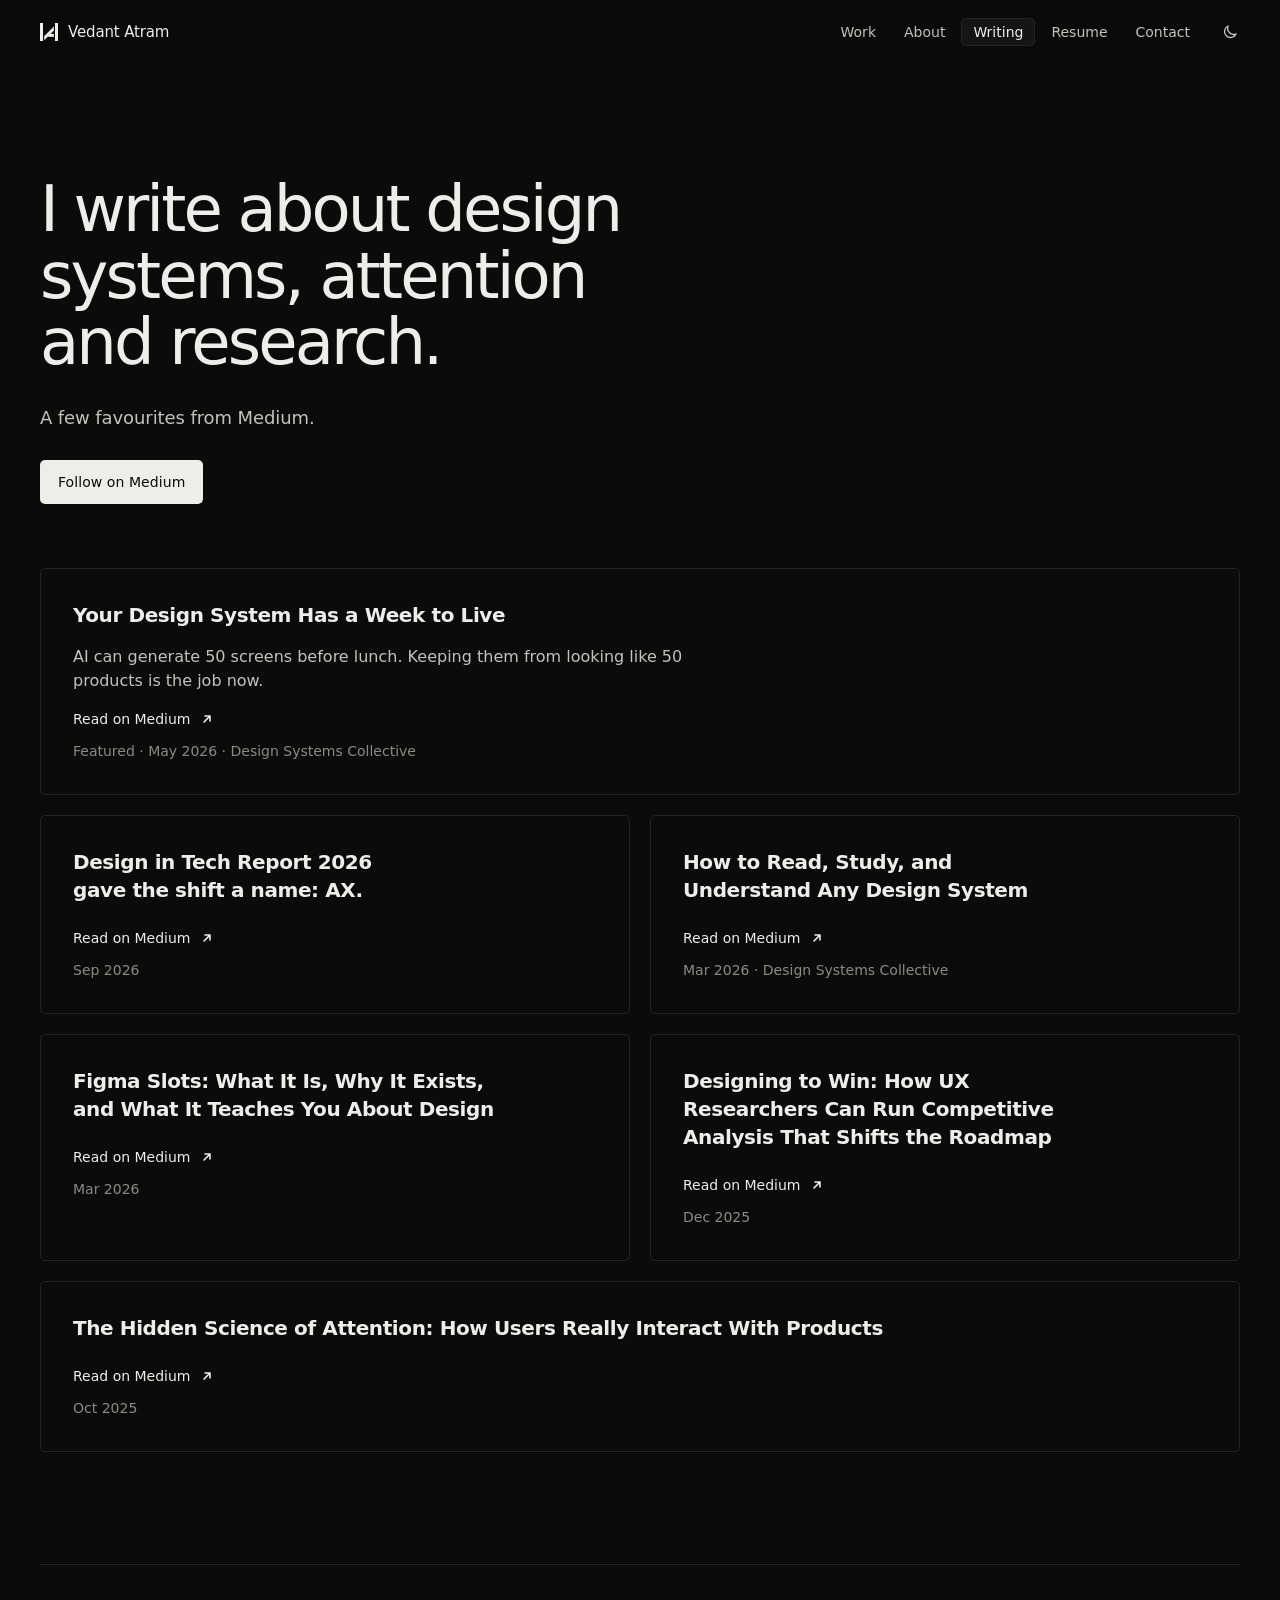
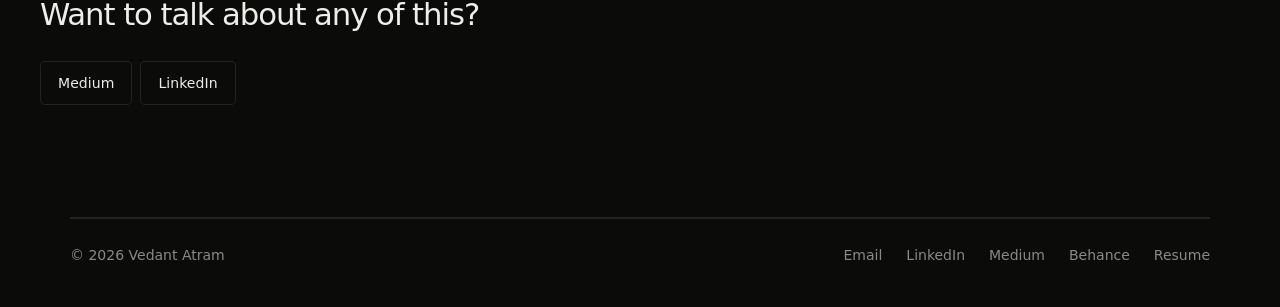
<file: thinking.html>
<!DOCTYPE html>
<html lang="en">
<head>
<meta charset="utf-8">
<meta http-equiv="Content-Security-Policy" content="default-src 'self'; script-src 'self' 'unsafe-inline'; style-src 'self' 'unsafe-inline' https://fonts.googleapis.com; font-src 'self' https://fonts.gstatic.com; img-src 'self' data:; media-src 'self'; connect-src 'self'; object-src 'none'; frame-src 'none'; base-uri 'self'; form-action 'self'; upgrade-insecure-requests">
<meta name="referrer" content="strict-origin-when-cross-origin">
<link rel="icon" href="favicon.svg" type="image/svg+xml">
<meta name="viewport" content="width=device-width, initial-scale=1">
<title>Writing · Vedant Atram</title>
<meta name="description" content="Articles on design systems, attention and UX research, published on Medium.">
<link rel="canonical" href="https://atrams.cc/thinking.html">
<meta property="og:type" content="website">
<meta property="og:site_name" content="Vedant Atram">
<meta property="og:title" content="Writing · Vedant Atram">
<meta property="og:description" content="Articles on design systems, attention and UX research, published on Medium.">
<meta property="og:url" content="https://atrams.cc/thinking.html">
<meta property="og:image" content="https://atrams.cc/assets/og-home.jpg">
<meta property="og:image:width" content="1200">
<meta property="og:image:height" content="630">
<meta name="twitter:card" content="summary_large_image">
<link rel="preconnect" href="https://fonts.googleapis.com">
<link rel="preconnect" href="https://fonts.gstatic.com" crossorigin>
<link href="https://fonts.googleapis.com/css2?family=Geist:wght@400;500;600&display=swap" rel="stylesheet">
<script>(function(){var m;try{m=localStorage.getItem("io-mode")}catch(e){}if(!m){var t=document.documentElement.getAttribute("data-theme");m="dark"}document.documentElement.setAttribute("data-mode",m);document.documentElement.classList.add("js")})();</script>
<style>
/* Same system as the case study.
   Spacing: 16px grid (8 half step, 4 hairline). Colour 60-30-10: neutral ground, ink + surfaces, one blue accent. */
:root {
  --s-1: 4px; --s0: 8px; --s1: 16px; --s2: 32px; --s3: 48px; --s4: 64px; --s5: 96px; --s6: 128px;
  --r-s: 8px; --r-m: 16px; --r-l: 24px;
  --bg: #FAFAF9; --surface: #FFFFFF; --mat: #F1F1EF; --text: #010400; --soft: #3D3D3D; --muted: #6B6B6B; --line: #E4E4E1;
  --accent: #1A3DFF; --accent-ink: #FFFFFF; --accent-soft: rgba(26,61,255,.08);
  --sans: "Inter", system-ui, -apple-system, "Segoe UI", sans-serif;
  --display: "Plus Jakarta Sans", "Inter", system-ui, sans-serif;
  color-scheme: light;
}
:root[data-mode="dark"] {
  --bg: #141414; --surface: #1C1C1C; --mat: #222222; --text: #F2F2F0; --soft: #CACAC7; --muted: #9A9A97; --line: #2D2D2D;
  --accent: #8FA2FF; --accent-ink: #010400; --accent-soft: rgba(143,162,255,.12);
  color-scheme: dark;
}
* { box-sizing: border-box; }
html { scroll-behavior: smooth; }
body { margin: 0; background: var(--bg); color: var(--soft); font-family: var(--sans); font-size: 16px; line-height: 24px; font-weight: 400; transition: background-color .3s, color .3s; }
@media (prefers-reduced-motion: reduce) { html { scroll-behavior: auto; } *, *::before, *::after { animation: none !important; transition: none !important; } }
h1, h2, h3 { font-family: var(--display); color: var(--text); margin: 0; font-weight: 500; text-wrap: balance; }
p { margin: 0; }
a { color: var(--text); text-underline-offset: 4px; text-decoration-thickness: 1px; text-decoration-color: color-mix(in srgb, var(--accent) 60%, transparent); transition: color .2s, text-decoration-color .2s; }
a:hover { color: var(--accent); text-decoration-color: var(--accent); }
img { max-width: 100%; display: block; }
:focus-visible { outline: 2px solid var(--accent); outline-offset: 4px; border-radius: var(--r-s); }
.vh { position: absolute; width: 1px; height: 1px; overflow: hidden; clip: rect(0 0 0 0); white-space: nowrap; }
.skip { position: absolute; left: var(--s1); top: -80px; z-index: 30; background: var(--text); color: var(--bg); padding: var(--s0) var(--s1); border-radius: var(--r-s); }
.skip:focus { top: var(--s1); }
.todo { display: inline-block; border: 1px dashed var(--muted); color: var(--muted); border-radius: var(--r-s); padding: 0 var(--s0); font-size: 14px; line-height: 24px; }

.wrap { max-width: calc(1088px + 2 * var(--s2)); margin: 0 auto; padding: 0 var(--s2); }
@media (max-width: 575.98px) { .wrap { padding: 0 var(--s1); } }

/* Nav */
.nav { position: sticky; top: 0; z-index: 20; height: 64px; display: flex; justify-content: space-between; align-items: center; padding: 0 var(--s2); background: color-mix(in srgb, var(--bg) 84%, transparent); backdrop-filter: blur(12px); -webkit-backdrop-filter: blur(12px); border-bottom: 1px solid transparent; transition: border-color .2s; }
.nav.scrolled { border-bottom-color: var(--line); }
.mark { width: 32px; height: 32px; border-radius: 50%; background: var(--text); color: var(--bg); display: grid; place-items: center; font-family: var(--display); font-weight: 600; font-size: 12px; letter-spacing: .02em; text-decoration: none; }
.mark:hover { color: var(--bg); background: var(--accent); }
.nav-r { display: flex; align-items: center; gap: var(--s0); }
.pill { font-size: 14px; line-height: 16px; color: var(--muted); text-decoration: none; padding: var(--s0) var(--s1); border-radius: 999px; border: 1px solid transparent; white-space: nowrap; }
.pill:hover { color: var(--text); }
.pill[aria-current] { color: var(--text); background: var(--surface); border-color: var(--line); }
.mode { width: 32px; height: 32px; border-radius: 50%; border: 0; background: none; color: var(--muted); cursor: pointer; display: grid; place-items: center; padding: 0; }
.mode:hover { color: var(--text); }
.mode svg { width: 16px; height: 16px; }
.mode .moon { display: none; } :root[data-mode="dark"] .mode .sun { display: none; } :root[data-mode="dark"] .mode .moon { display: block; }
@media (max-width: 480px) { .nav { padding: 0 var(--s1); gap: var(--s1); } .nav-r { gap: 0; } .pill { padding: var(--s0) 8px; } }

.logo { flex: none; display: inline-flex; align-items: center; gap: 16px; height: 32px; color: var(--text); text-decoration: none; border-radius: var(--r-s); }
.logo .lm { width: 24px; height: 24px; flex: none; display: block; }
.logo .lw { font-family: var(--display); font-weight: 600; font-size: 17px; line-height: 24px; letter-spacing: -.01em; white-space: nowrap; }
.logo:hover { color: var(--text); opacity: .72; }

/* Intro */
.intro { padding-top: var(--s5); padding-bottom: var(--s4); }
.hello { display: flex; align-items: center; gap: var(--s1); }
.avatar { width: 48px; height: 48px; border-radius: 50%; object-fit: cover; background: var(--mat); box-shadow: 0 0 0 1px var(--line); flex: none; }
.hello p { font-size: 16px; line-height: 24px; color: var(--muted); }
.hello b { display: block; color: var(--text); font-weight: 500; }
.intro h1 { margin-top: var(--s2); max-width: 880px; font-size: clamp(32px, 4.6vw, 56px); line-height: 1.14; letter-spacing: -.025em; }
.intro h1 .q { color: var(--muted); }
.intro .lede { margin-top: var(--s2); max-width: 640px; color: var(--soft); }
.links { margin-top: var(--s2); display: flex; flex-wrap: wrap; align-items: center; gap: var(--s0); }
.btn { display: inline-flex; align-items: center; justify-content: center; gap: var(--s0); height: 40px; padding: 0 24px; border-radius: 999px; font-size: 14px; line-height: 16px; font-weight: 500; letter-spacing: .005em; text-decoration: none; transition: filter .2s, border-color .2s, color .2s; }
.btn svg { width: 16px; height: 16px; }
.btn-primary { background: var(--accent); color: var(--accent-ink); }
.btn-primary:hover { color: var(--accent-ink); filter: brightness(1.08); }
.btn-quiet { background: var(--surface); color: var(--text); border: 1px solid var(--line); }
.btn-quiet:hover { color: var(--accent); border-color: var(--accent); }

/* Work */
.work { padding-top: var(--s4); }
.work, .about, .contact, .credit { background: linear-gradient(var(--line), var(--line)) no-repeat top / calc(100% - 2 * var(--s2)) 1px; }
@media (max-width: 575.98px) { .work, .about, .contact, .credit { background-size: calc(100% - 2 * var(--s1)) 1px; } }
.head { display: flex; justify-content: space-between; align-items: baseline; gap: var(--s1); margin-bottom: var(--s2); }
.head h2 { font-size: 24px; line-height: 32px; }
.head p { font-size: 14px; line-height: 24px; color: var(--muted); }

.case { position: relative; display: grid; grid-template-columns: minmax(0, 7fr) minmax(0, 5fr); gap: var(--s3); align-items: center; background: var(--surface); border: 1px solid var(--line); border-radius: var(--r-l); padding: var(--s2); transition: border-color .3s, box-shadow .3s; }
.case:hover { border-color: color-mix(in srgb, var(--accent) 40%, var(--line)); box-shadow: 0 32px 64px -48px rgba(1,4,0,.35); }
.cover { position: relative; margin: 0; background: var(--mat); border-radius: var(--r-m); aspect-ratio: 4 / 3; overflow: hidden; display: grid; place-items: center; }
.devices { position: relative; width: 84%; transition: transform .6s cubic-bezier(.2,.8,.2,1); }
.case:hover .devices { transform: translateY(-8px); }
.lid { background: #010400; border-radius: 12px 12px 4px 4px; padding: 8px 8px 16px; }
.scr { aspect-ratio: 16 / 10; overflow: hidden; border-radius: 4px; background: #ECECEE; }
.scr img, .p-scr img { width: 100%; height: 100%; object-fit: cover; object-position: top; }
.base { height: 8px; margin: 0 -6%; background: linear-gradient(#D6D6D4, #A9A9A7); border-radius: 0 0 8px 8px; }
:root[data-mode="dark"] .base { background: linear-gradient(#4A4A4A, #2A2A2A); }
.phone { position: absolute; left: -8%; bottom: -8%; width: 22%; background: #010400; border-radius: 16px; padding: 8px; box-shadow: 0 16px 32px -16px rgba(0,0,0,.5); transition: transform .6s cubic-bezier(.2,.8,.2,1); }
.case:hover .phone { transform: translateY(-8px); }
.p-scr { aspect-ratio: 390 / 844; overflow: hidden; border-radius: 12px; background: #ECECEE; }

.body { display: grid; gap: var(--s1); align-content: center; }
.tags { display: flex; flex-wrap: wrap; gap: var(--s0); list-style: none; margin: 0; padding: 0; }
.tags li { font-size: 12px; line-height: 16px; color: var(--muted); border: 1px solid var(--line); border-radius: 999px; padding: var(--s-1) 16px; }
.case h3 { font-size: 32px; line-height: 40px; letter-spacing: -.02em; }
.case h3 a { text-decoration: none; color: var(--text); }
.case h3 a::after { content: ""; position: absolute; inset: 0; border-radius: var(--r-l); }
.case h3 a:focus-visible { outline: none; }
.case:has(h3 a:focus-visible) { outline: 2px solid var(--accent); outline-offset: 4px; }
.sum { color: var(--soft); }
.facts { display: grid; grid-template-columns: repeat(3, minmax(0, 1fr)); gap: var(--s1); margin: var(--s0) 0 0; padding: var(--s1) 0 0; border-top: 1px solid var(--line); }
.facts div { min-width: 0; }
.facts dt { font-size: 12px; line-height: 16px; color: var(--muted); }
.facts dd { margin: var(--s-1) 0 0; font-size: 14px; line-height: 24px; color: var(--text); }
.acts { display: flex; flex-wrap: wrap; align-items: center; gap: var(--s1); margin-top: var(--s0); }
.go { display: inline-flex; align-items: center; gap: var(--s0); font-size: 16px; line-height: 24px; font-weight: 500; color: var(--accent); }
.go svg { width: 16px; height: 16px; transition: transform .3s; }
.case:hover .go svg { transform: translateX(4px); }
.side { position: relative; z-index: 1; font-size: 14px; line-height: 24px; color: var(--muted); }
@media (max-width: 991.98px) { .case { grid-template-columns: 1fr; gap: var(--s2); padding: var(--s1); border-radius: var(--r-m); } .case h3 a::after { border-radius: var(--r-m); } .body { padding: 0 var(--s0) var(--s0); } }
@media (max-width: 480px) { .case h3 { font-size: 24px; line-height: 32px; } .facts { grid-template-columns: 1fr 1fr; } }

.more { margin-top: var(--s2); display: flex; align-items: center; gap: var(--s1); padding: var(--s1) var(--s2); border: 1px dashed var(--line); border-radius: var(--r-m); font-size: 14px; line-height: 24px; color: var(--muted); }
.more::before { content: ""; flex: none; width: 8px; height: 8px; border-radius: 50%; background: var(--accent); }

/* About */
.about { margin-top: var(--s5); padding-top: var(--s4); display: grid; grid-template-columns: minmax(0, 5fr) minmax(0, 7fr); gap: var(--s3); }
.about h2 { font-size: 24px; line-height: 32px; }
.about .txt { display: grid; gap: var(--s1); }
.skills.first { margin-top: 0; padding-top: 0; border-top: 0; }
.about + .about { margin-top: var(--s4); }
.intro + .about { margin-top: 0; }
.skills { display: grid; grid-template-columns: repeat(3, minmax(0, 1fr)); gap: var(--s2); margin-top: var(--s2); padding-top: var(--s2); border-top: 1px solid var(--line); }
.skills h3 { font-family: var(--sans); font-size: 14px; line-height: 24px; color: var(--muted); font-weight: 500; }
.skills ul { list-style: none; margin: var(--s0) 0 0; padding: 0; display: grid; gap: var(--s-1); font-size: 16px; line-height: 24px; color: var(--text); }
@media (max-width: 991.98px) { .about { grid-template-columns: 1fr; gap: var(--s2); } }
@media (max-width: 575.98px) { .skills { grid-template-columns: 1fr; gap: var(--s1); } }


/* About page: narrow label column, wide content */
@media (min-width: 992px) { .about { grid-template-columns: minmax(0, 3fr) minmax(0, 9fr); } }
.intro h1 { max-width: 960px; font-size: clamp(32px, 3.6vw, 48px); }

/* Photos */
.me { display: grid; grid-template-columns: minmax(0, 7fr) minmax(0, 4fr); gap: var(--s4); align-items: end; }
.portrait, .candid { margin: 0; }
.portrait img, .candid img { width: 100%; height: auto; aspect-ratio: 4 / 5; object-fit: cover; border-radius: var(--r-m); background: var(--mat); }
.beyond { display: grid; grid-template-columns: minmax(0, 1fr) 224px; gap: var(--s3); align-items: start; }
.beyond .txt { display: grid; gap: var(--s1); }
.candid figcaption { margin-top: var(--s0); font-size: 12px; line-height: 16px; color: var(--muted); }
@media (max-width: 991.98px) { .me { grid-template-columns: 1fr; gap: var(--s3); } .portrait { max-width: 360px; } }
@media (max-width: 767.98px) { .beyond { grid-template-columns: 1fr; gap: var(--s2); } .candid { max-width: 288px; } }

/* Timeline */
.tl { list-style: none; margin: 0; padding: 0; display: grid; }
.tl > li { display: grid; grid-template-columns: minmax(0, 2fr) minmax(0, 5fr); gap: var(--s2); padding: var(--s2) 0; border-top: 1px solid var(--line); }
.tl > li:first-child { padding-top: 0; border-top: 0; }
.when { font-size: 14px; line-height: 24px; color: var(--muted); }
.when b { display: block; font-size: 16px; color: var(--text); font-weight: 500; }
.what h3 { font-size: 20px; line-height: 32px; }
.what p { color: var(--soft); margin-top: var(--s-1); }
.what ul { margin: var(--s1) 0 0; padding-left: var(--s1); display: grid; gap: var(--s0); font-size: 16px; line-height: 24px; }
.what ul li::marker { color: var(--accent); }
.tl.compact > li { padding: var(--s1) 0; }
.tl.compact > li:first-child { padding-top: 0; }
.tl.compact .what h3 { font-size: 16px; line-height: 24px; font-family: var(--sans); }
.tl.compact .what p { margin: 0; font-size: 14px; line-height: 24px; color: var(--muted); }
@media (max-width: 767.98px) { .tl > li { grid-template-columns: 1fr; gap: var(--s0); } }





/* Thinking */
.eyebrow { font-size: 14px; line-height: 24px; color: var(--accent); font-weight: 500; }
.intro .eyebrow + h1 { margin-top: var(--s1); }
.feature-wrap { padding-bottom: 0; }
.feature { display: grid; gap: var(--s1); padding: var(--s3); border-radius: var(--r-l); background: var(--surface); border: 1px solid var(--line); text-decoration: none; color: var(--soft); transition: border-color .3s, box-shadow .3s; }
.feature:hover { color: var(--soft); border-color: color-mix(in srgb, var(--accent) 40%, var(--line)); box-shadow: 0 32px 64px -48px rgba(1,4,0,.35); }
.fl { font-size: 12px; line-height: 16px; color: var(--muted); }
.ft { font-family: var(--display); font-size: clamp(28px, 3.4vw, 40px); line-height: 1.2; letter-spacing: -.02em; color: var(--text); font-weight: 500; max-width: 760px; }
.fd { max-width: 640px; }
.feature .go, .post .go { display: inline-flex; align-items: center; gap: var(--s0); font-size: 14px; line-height: 24px; font-weight: 500; color: var(--accent); }
.feature svg, .pt svg { width: 16px; height: 16px; flex: none; transition: transform .3s; }
.feature:hover svg, .post a:hover svg { transform: translate(2px, -2px); }
.th p { margin-top: var(--s0); font-size: 14px; line-height: 24px; color: var(--muted); max-width: 320px; }
.posts { list-style: none; margin: 0; padding: 0; display: grid; }
.post a { display: grid; gap: var(--s-1); padding: var(--s2) 0; border-top: 1px solid var(--line); text-decoration: none; color: var(--soft); }
.post:first-child a { padding-top: 0; border-top: 0; }
.pm { font-size: 12px; line-height: 16px; color: var(--muted); }
.pt { display: flex; gap: var(--s0); align-items: baseline; justify-content: space-between; font-family: var(--display); font-size: 20px; line-height: 32px; color: var(--text); font-weight: 500; }
.pt svg { color: var(--muted); }
.post a:hover .pt { color: var(--accent); }
.post a:hover .pt svg { color: var(--accent); }
.pd { font-size: 14px; line-height: 24px; color: var(--muted); }
@media (max-width: 767.98px) { .feature { padding: var(--s2) var(--s1); border-radius: var(--r-m); } .pt { font-size: 18px; line-height: 24px; } }



/* Responsive + touch-target fixes */
.site-foot { margin-top: var(--s5); }
.sf-in { max-width: calc(1088px + 2 * var(--s2)); margin: 0 auto; padding: 0 var(--s2); }
.sf-row { display: flex; justify-content: space-between; align-items: center; gap: var(--s1) var(--s2); flex-wrap: wrap; padding: var(--s2) 0 var(--s3); border-top: 1px solid var(--line); }
.sf-c { font-size: 14px; line-height: 24px; color: var(--muted); }
.sf-links { list-style: none; margin: 0; padding: 0; display: flex; flex-wrap: wrap; gap: var(--s0) var(--s2); }
.sf-links a { display: inline-block; padding: 8px 0; font-size: 14px; line-height: 24px; color: var(--muted); text-decoration: none; }
.sf-links a:hover { color: var(--accent); }
@media (max-width: 575.98px) { .sf-in { padding: 0 var(--s1); } .sf-row { flex-direction: column-reverse; align-items: flex-start; } .sf-links { gap: var(--s0) var(--s1); } }
@media (max-width: 380px) { .nav { padding: 0 16px; gap: 8px; } .pill { padding: 8px 8px; font-size: 13px; } .logo { min-width: 24px; } .logo .lm { width: 22px; height: 22px; } .mode { width: 28px; } }


/* Mobile menu */
.menu-btn { display: none; }
@media (max-width: 767.98px) {
  .nav { padding: 0 var(--s1); gap: var(--s1); }
  .logo .lw { position: static !important; width: auto !important; height: auto !important; overflow: visible !important; clip: auto !important; }
  .nav-r { gap: var(--s0); }
  .menu-btn { display: grid; place-items: center; width: 40px; height: 40px; margin-right: -8px; border: 0; border-radius: 50%; background: none; color: var(--text); cursor: pointer; }
  .menu-btn .bars { position: relative; width: 18px; height: 10px; }
  .menu-btn .bars i { position: absolute; left: 0; right: 0; height: 1.5px; border-radius: 2px; background: currentColor; transition: transform .25s, top .25s; }
  .menu-btn .bars i:first-child { top: 0; } .menu-btn .bars i:last-child { top: 8.5px; }
  .menu-btn[aria-expanded="true"] .bars i:first-child { top: 4.25px; transform: rotate(45deg); }
  .menu-btn[aria-expanded="true"] .bars i:last-child { top: 4.25px; transform: rotate(-45deg); }
  .menu { position: fixed; z-index: 25; top: 64px; left: 0; right: 0; bottom: 0; display: flex; flex-direction: column; padding: var(--s1) var(--s1) var(--s3); background: var(--bg); border-top: 1px solid var(--line); overflow-y: auto; visibility: hidden; opacity: 0; transform: translateY(-8px); transition: opacity .2s, transform .25s cubic-bezier(.2,.8,.2,1), visibility 0s .25s; }
  .menu.open { visibility: visible; opacity: 1; transform: none; transition: opacity .2s, transform .25s cubic-bezier(.2,.8,.2,1); }
  .menu .pill { display: flex; align-items: center; justify-content: space-between; height: 64px; padding: 0 var(--s0) !important; border: 0 !important; border-bottom: 1px solid var(--line) !important; border-radius: 0; background: none !important; font-family: var(--display); font-size: 24px !important; line-height: 32px; font-weight: 500; color: var(--text); }
  .menu .pill[aria-current] { color: var(--accent); }
  .menu .pill[aria-current]::after { content: ""; width: 8px; height: 8px; border-radius: 50%; background: var(--accent); }
  body.menu-open { overflow: hidden; }
  body.menu-open .nav { -webkit-backdrop-filter: none; backdrop-filter: none; background: var(--bg); border-bottom-color: transparent; }
}

/* Site footer (shared by every page) */

/* Contact */
.contact { margin-top: var(--s5); padding-top: var(--s4); padding-bottom: var(--s4); }
.contact h2 { font-size: clamp(28px, 3.4vw, 40px); line-height: 1.2; letter-spacing: -.02em; max-width: 640px; }
.contact .links { margin-top: var(--s2); }
.credit { padding-top: var(--s2); padding-bottom: var(--s4); display: flex; justify-content: space-between; gap: var(--s1); flex-wrap: wrap; font-size: 14px; line-height: 24px; color: var(--muted); }

/* Entrance */
.js .rv { opacity: 0; transform: translateY(var(--s1)); transition: opacity .7s ease, transform .7s cubic-bezier(.2,.8,.2,1); }
.js .rv.in { opacity: 1; transform: none; }
@media (prefers-reduced-motion: reduce) { .js .rv { opacity: 1; transform: none; } }
@media print { .js .rv { opacity: 1; transform: none; } .nav { position: static; } }
/* nav layout v2: mark only, centred capsule */
.logo { gap: 0; height: 44px; padding: 0 8px; margin-left: -8px; border-radius: 4px; }
.logo .lw { font-family: var(--display); font-weight: 600; font-size: 17px; line-height: 24px; letter-spacing: -.01em; white-space: nowrap; color: var(--text); }
@media (min-width: 768px) {
  .nav { display: grid; grid-template-columns: 1fr auto 1fr; height: 72px; padding: 0 var(--s2); }
  .nav-r { display: contents; }
  .nav > .logo { grid-column: 1; justify-self: start; }
  .menu { grid-column: 2; display: flex; gap: 2px; padding: 8px; border: 1px solid var(--line); border-radius: 999px; background: color-mix(in srgb, var(--surface) 70%, transparent); }
  .menu .pill { padding: 8px 16px; font-size: 14px; line-height: 16px; border: 0; transition: color .2s, background-color .2s; }
  .menu .pill[aria-current] { background: var(--text); color: var(--bg); border: 0; }
  .menu .pill:not([aria-current]):hover { background: var(--mat); color: var(--text); }
  .nav-r > .mode { grid-column: 3; justify-self: end; width: 40px; height: 40px; border: 1px solid var(--line); background: color-mix(in srgb, var(--surface) 70%, transparent); }
  .nav-r > .mode:hover { border-color: var(--muted); }
  .nav.scrolled { border-bottom-color: transparent; }
}
@media (min-width: 576px) and (max-width: 767.98px) { .nav { padding: 0 var(--s1); } .menu .pill { padding: 8px 16px; } }
/* sharp corners: 4–5px everywhere */
:root { --r-s: 5px; --r-m: 5px; --r-l: 5px; }
.btn, .pill, .menu, .mt, .sevp, .tags li, .toc a, .mode, .menu-btn, .logo, .nav-r > .mode { border-radius: 5px !important; }
.box, .ring, .fr-in, .sk-cal, .sk-f { border-radius: 4px; }
.meter i, .meter i::after { border-radius: 2px; }
.frame { border-radius: 5px !important; }
@media (min-width: 768px) { .menu { padding: 3px; } .menu .pill { border-radius: 3px !important; } }

/* ---------- writing: simple cards ---------- */
.writing { padding-bottom: 0; }
.cards { list-style: none; margin: 0; padding: 0; display: grid; grid-template-columns: repeat(2, minmax(0, 1fr)); gap: var(--s1); }
.card a { display: flex; flex-direction: column; gap: var(--s0); height: 100%; padding: var(--s2); text-decoration: none; color: var(--soft); border: 1px solid var(--line); border-radius: 5px; background: var(--surface); transition: border-color .25s, transform .25s; }
.card a:hover, .card a:focus-visible { border-color: var(--text); transform: translateY(-2px); }
.cb { display: contents; }
.cm { margin: 0; font-size: 13px; line-height: 20px; color: var(--muted); }
.ct { margin: 0; font-family: var(--display); font-size: 20px; line-height: 28px; font-weight: 500; color: var(--text); letter-spacing: -.01em; }
.cd { margin: 0; font-size: 16px; line-height: 26px; color: var(--soft); max-width: 640px; }
.card .go { margin-top: auto; padding-top: var(--s1); display: inline-flex; align-items: center; gap: 8px; font-size: 14px; line-height: 20px; font-weight: 500; color: var(--accent); }
.card .ar { width: 16px; height: 16px; transition: transform .25s; }
.card a:hover .ar { transform: translate(3px, -3px); }
.card-f, .card:not(.card-f):last-child:nth-child(even) { grid-column: 1 / -1; }
.card-f a { padding: var(--s3) var(--s2); }
.card-f .ct { font-size: clamp(26px, 3vw, 36px); line-height: 1.2; letter-spacing: -.02em; }
@media (max-width: 767.98px) { .cards { grid-template-columns: minmax(0, 1fr); } .card a, .card-f a { padding: var(--s1) var(--s1) var(--s2); } }
@media (prefers-reduced-motion: reduce) { .card a, .card .ar { transition: none; } .card a:hover { transform: none; } }
</style>
<link rel="stylesheet" href="assets/system.css?v=202611280145"><link rel="stylesheet" href="assets/minimal.css?v=202611280145"><link rel="stylesheet" href="assets/layout.css?v=202611280145"><link rel="stylesheet" href="assets/color.css?v=202611280145"><link rel="stylesheet" href="assets/fundamentals.css?v=202611280145"><link rel="stylesheet" href="assets/motion.css?v=202611280145"><link rel="stylesheet" href="assets/devices.css?v=202611280145"><link rel="stylesheet" href="assets/brand.css?v=202611280145"><link rel="stylesheet" href="assets/scroll.css?v=202611280145"><link rel="stylesheet" href="assets/d.css?v=202611280145"><link rel="stylesheet" href="assets/refine.css?v=202611280145">
</head>
<body>
<a class="skip" href="#main">Skip to content</a>
<nav class="nav" id="nav" aria-label="Site">
  <a class="logo" href="index.html"><svg class="mk" viewBox="0 0 96 96" aria-hidden="true" focusable="false"><rect x="0" y="0" width="16" height="96"/><polygon points="22,92 22,70 74,18 74,40"/><rect x="80" y="0" width="16" height="96"/><rect x="44" y="58" width="30" height="16"/></svg><span class="lw"><b>Vedant</b><span> Atram</span></span></a>
  <div class="nav-r">
    <div class="menu" id="menu">
      <a class="pill" href="index.html#work">Work</a>
      <a class="pill" href="about.html">About</a>
      <a class="pill" href="thinking.html" aria-current="page">Writing</a>
      <a class="pill" href="Vedant-Atram-Resume.pdf" target="_blank" rel="noopener">Resume<span class="vh"> (PDF, opens in a new tab)</span></a>
      <a class="pill d-mob" href="index.html#contact">Contact</a>
    </div>
    <button class="mode" id="mode" type="button" aria-label="Dark mode" aria-pressed="false">
      <svg class="sun" viewBox="0 0 24 24" fill="none" stroke="currentColor" stroke-width="1.6" stroke-linecap="round" aria-hidden="true"><circle cx="12" cy="12" r="4"/><path d="M12 2.5v2M12 19.5v2M2.5 12h2M19.5 12h2M5.3 5.3l1.4 1.4M17.3 17.3l1.4 1.4M5.3 18.7l1.4-1.4M17.3 6.7l1.4-1.4"/></svg>
      <svg class="moon" viewBox="0 0 24 24" fill="none" stroke="currentColor" stroke-width="1.6" stroke-linecap="round" stroke-linejoin="round" aria-hidden="true"><path d="M20 14.5A8 8 0 0 1 9.5 4a8 8 0 1 0 10.5 10.5z"/></svg>
    </button>
    <a class="d-contact" href="index.html#contact">Contact</a>
    <button class="menu-btn" id="menu-btn" type="button" aria-expanded="false" aria-controls="menu"><span class="vh">Menu</span><span class="bars" aria-hidden="true"><i></i><i></i></span></button>
  </div>
</nav>

<main id="main">
  <header class="intro wrap" id="top">
    <h1 class="rv">I write about design systems, attention and research.</h1>
    <p class="lede rv">A few favourites from Medium.</p>
    <div class="links rv"><a class="btn btn-primary" href="https://medium.com/@Atrams">Follow on Medium</a></div>
  </header>

  <section class="wrap writing" aria-labelledby="h-arts">
    <h2 id="h-arts" class="vh">Articles</h2>
    <ol class="cards" id="cards">
      <li class="card card-f"><a href="https://medium.com/design-systems-collective/your-design-system-has-a-week-to-live-a0bc8a18af67"><div class="cb"><p class="cm">Featured · May 2026 · Design Systems Collective</p><h3 class="ct">Your Design System Has a Week to Live</h3><p class="cd">AI can generate 50 screens before lunch. Keeping them from looking like 50 products is the job now.</p><span class="go">Read on Medium <svg class="ar" viewBox="0 0 16 16" fill="none" stroke="currentColor" stroke-width="1.6" stroke-linecap="round" stroke-linejoin="round" aria-hidden="true"><path d="M5 11L11 5M6 5h5v5"/></svg></span></div></a></li>
      <li class="card"><a href="https://medium.com/@Atrams/design-in-tech-report-2026-gave-the-shift-a-name-ax-03ae7abb8fd3"><div class="cb"><p class="cm">Sep 2026</p><h3 class="ct">Design in Tech Report 2026 gave the shift a name: AX.</h3><span class="go">Read on Medium <svg class="ar" viewBox="0 0 16 16" fill="none" stroke="currentColor" stroke-width="1.6" stroke-linecap="round" stroke-linejoin="round" aria-hidden="true"><path d="M5 11L11 5M6 5h5v5"/></svg></span></div></a></li>
      <li class="card"><a href="https://medium.com/design-systems-collective/how-to-read-study-and-understand-any-design-system-eb21914de736"><div class="cb"><p class="cm">Mar 2026 · Design Systems Collective</p><h3 class="ct">How to Read, Study, and Understand Any Design System</h3><span class="go">Read on Medium <svg class="ar" viewBox="0 0 16 16" fill="none" stroke="currentColor" stroke-width="1.6" stroke-linecap="round" stroke-linejoin="round" aria-hidden="true"><path d="M5 11L11 5M6 5h5v5"/></svg></span></div></a></li>
      <li class="card"><a href="https://medium.com/@Atrams/figma-slots-what-it-is-why-it-exists-and-what-it-teaches-you-about-design-8f7f6dd2288d"><div class="cb"><p class="cm">Mar 2026</p><h3 class="ct">Figma Slots: What It Is, Why It Exists, and What It Teaches You About Design</h3><span class="go">Read on Medium <svg class="ar" viewBox="0 0 16 16" fill="none" stroke="currentColor" stroke-width="1.6" stroke-linecap="round" stroke-linejoin="round" aria-hidden="true"><path d="M5 11L11 5M6 5h5v5"/></svg></span></div></a></li>
      <li class="card"><a href="https://medium.com/@Atrams/designing-to-win-how-ux-researchers-can-run-competitive-analysis-that-actually-shifts-the-roadmap-70d14a5c71ef"><div class="cb"><p class="cm">Dec 2025</p><h3 class="ct">Designing to Win: How UX Researchers Can Run Competitive Analysis That Shifts the Roadmap</h3><span class="go">Read on Medium <svg class="ar" viewBox="0 0 16 16" fill="none" stroke="currentColor" stroke-width="1.6" stroke-linecap="round" stroke-linejoin="round" aria-hidden="true"><path d="M5 11L11 5M6 5h5v5"/></svg></span></div></a></li>
      <li class="card"><a href="https://medium.com/@Atrams/the-hidden-science-of-attention-how-users-really-interact-with-products-20f8dde85ffb"><div class="cb"><p class="cm">Oct 2025</p><h3 class="ct">The Hidden Science of Attention: How Users Really Interact With Products</h3><span class="go">Read on Medium <svg class="ar" viewBox="0 0 16 16" fill="none" stroke="currentColor" stroke-width="1.6" stroke-linecap="round" stroke-linejoin="round" aria-hidden="true"><path d="M5 11L11 5M6 5h5v5"/></svg></span></div></a></li>
    </ol>
  </section>

  <section class="contact wrap" id="contact" aria-labelledby="h-contact">
    <h2 id="h-contact" class="rv">Want to talk about any of this?</h2>
    <div class="links rv">
      <a class="btn btn-quiet" href="https://medium.com/@Atrams">Medium</a>
      <a class="btn btn-quiet" href="https://www.linkedin.com/in/vedantatram/">LinkedIn</a>
    </div>
  </section>
</main>

<footer class="site-foot" aria-label="Site footer">
  <div class="sf-in">
    <div class="sf-row">
      <span class="sf-c">© 2026 Vedant Atram</span>
      <ul class="sf-links">
        <li><a href="mailto:vedantatram157@gmail.com">Email</a></li>
        <li><a href="https://www.linkedin.com/in/vedantatram/">LinkedIn</a></li>
        <li><a href="https://medium.com/@Atrams">Medium</a></li>
        <li><a href="https://www.behance.net/vedantatram">Behance</a></li>
        <li><a href="Vedant-Atram-Resume.pdf" target="_blank" rel="noopener">Resume<span class="vh"> (PDF, opens in a new tab)</span></a></li>
      </ul>
    </div>
  </div>
</footer>

<script>
(function () {
  var root = document.documentElement, nav = document.getElementById("nav"), btn = document.getElementById("mode");
  function sync() { btn.setAttribute("aria-pressed", root.getAttribute("data-mode") === "dark" ? "true" : "false"); }
  sync();
  btn.addEventListener("click", function () {
    var m = root.getAttribute("data-mode") === "dark" ? "light" : "dark";
    root.setAttribute("data-mode", m); sync();
    try { localStorage.setItem("io-mode", m); } catch (e) {}
  });
  window.addEventListener("scroll", function () { nav.classList.toggle("scrolled", window.scrollY > 8); }, { passive: true });


  /* Gentle entrance */
  var els = Array.prototype.slice.call(document.querySelectorAll(".rv"));
  var reduce = window.matchMedia && matchMedia("(prefers-reduced-motion: reduce)").matches;
  if ("IntersectionObserver" in window && !reduce) {
    var io = new IntersectionObserver(function (es) { es.forEach(function (e) { if (e.isIntersecting) { e.target.classList.add("in"); io.unobserve(e.target); } }); }, { rootMargin: "0px 0px -6% 0px" });
    els.forEach(function (el, i) { el.style.transitionDelay = (el.closest(".intro") ? i * 80 : 0) + "ms"; io.observe(el); });
  } else els.forEach(function (el) { el.classList.add("in"); });
})();
</script>
<script>
(function () {
  var b = document.getElementById("menu-btn"), m = document.getElementById("menu"), mq = window.matchMedia("(max-width: 767.98px)");
  if (!b || !m) return;
  function set(open, focusBtn) {
    b.setAttribute("aria-expanded", open ? "true" : "false");
    m.classList.toggle("open", open); document.body.classList.toggle("menu-open", open);
    if (open) { var f = m.querySelector("a"); if (f) setTimeout(function () { f.focus(); }, 60); }
    else if (focusBtn) b.focus();
  }
  b.addEventListener("click", function () { set(b.getAttribute("aria-expanded") !== "true"); });
  document.addEventListener("keydown", function (e) { if (e.key === "Escape" && m.classList.contains("open")) set(false, true); });
  m.addEventListener("click", function (e) { if (e.target.closest("a")) set(false); });
  function sync() { if (!mq.matches) set(false); m.toggleAttribute("inert", mq.matches && !m.classList.contains("open")); }
  b.addEventListener("click", sync); mq.addEventListener ? mq.addEventListener("change", sync) : mq.addListener(sync); sync();
})();
</script>
<script src="assets/motion.js?v=202611280145" defer></script>
<script src="assets/d.js?v=202611280145" defer></script>
</body>
</html>
</file>
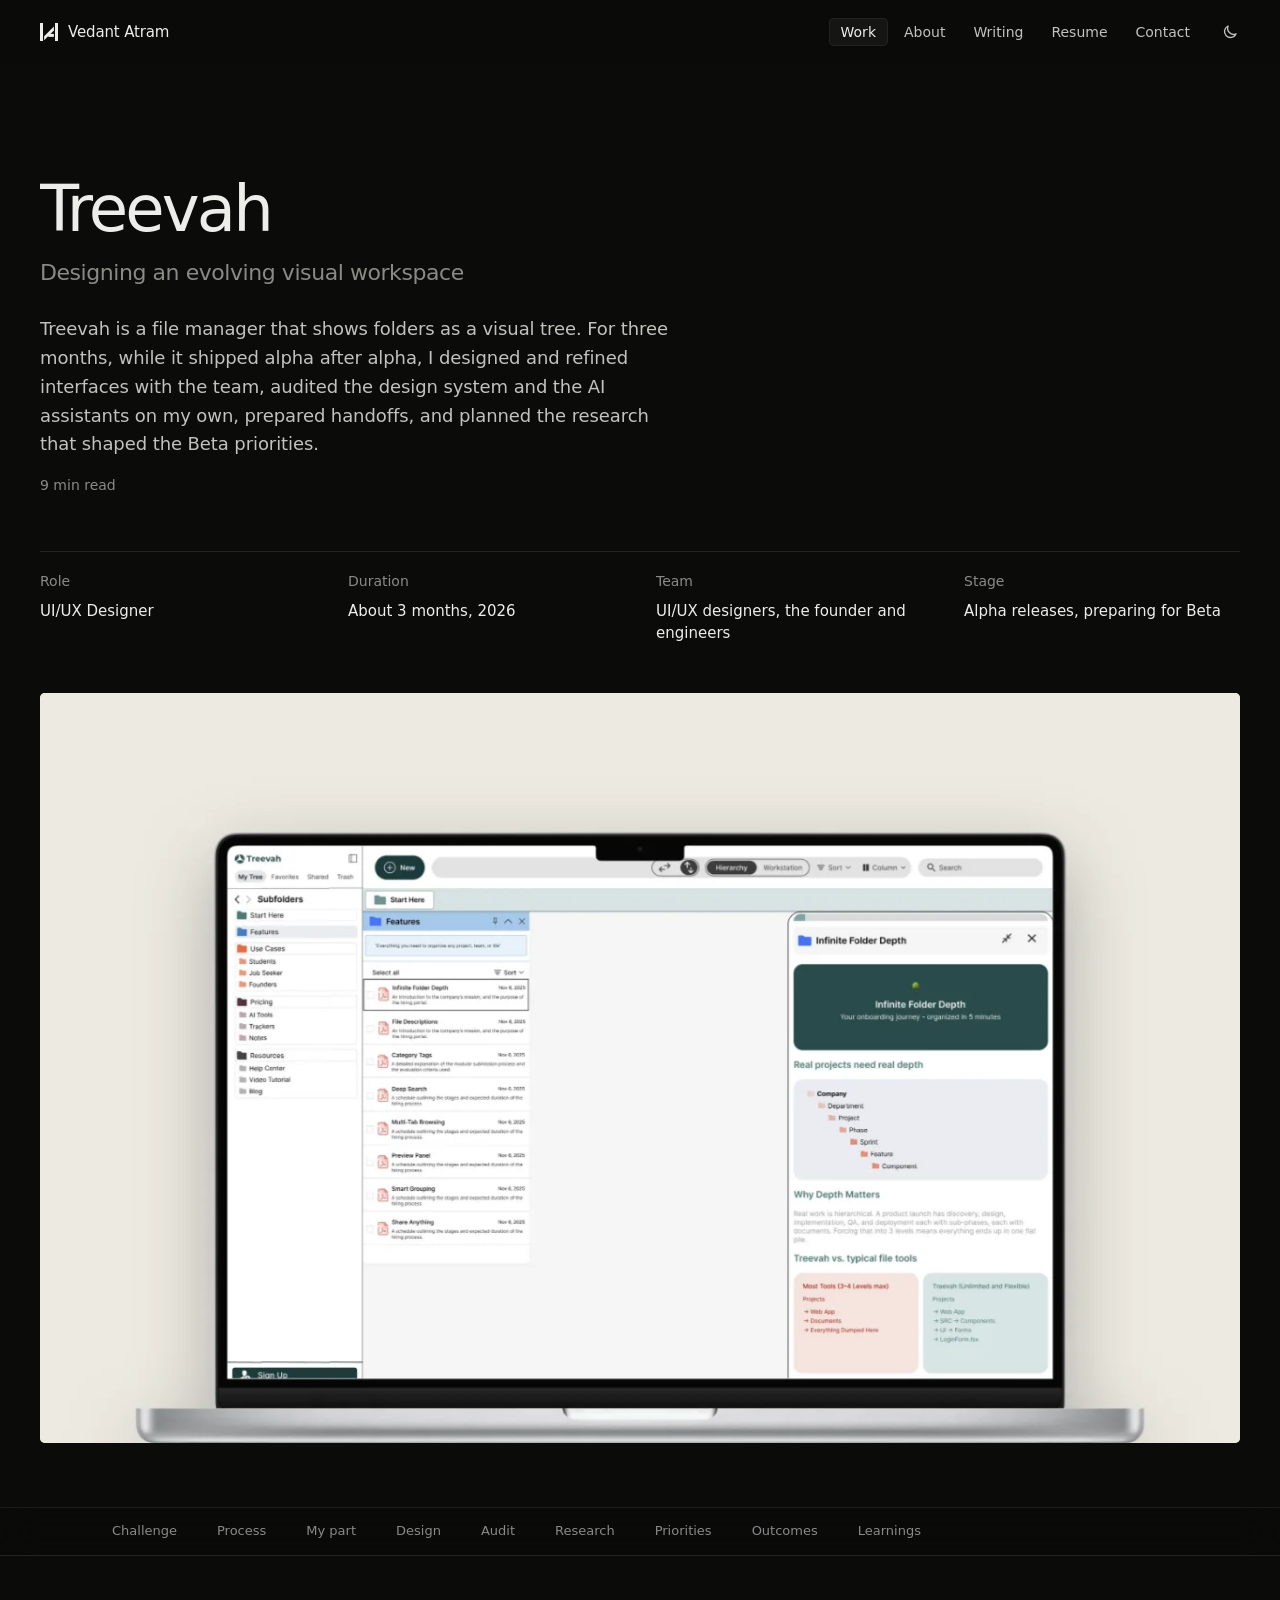
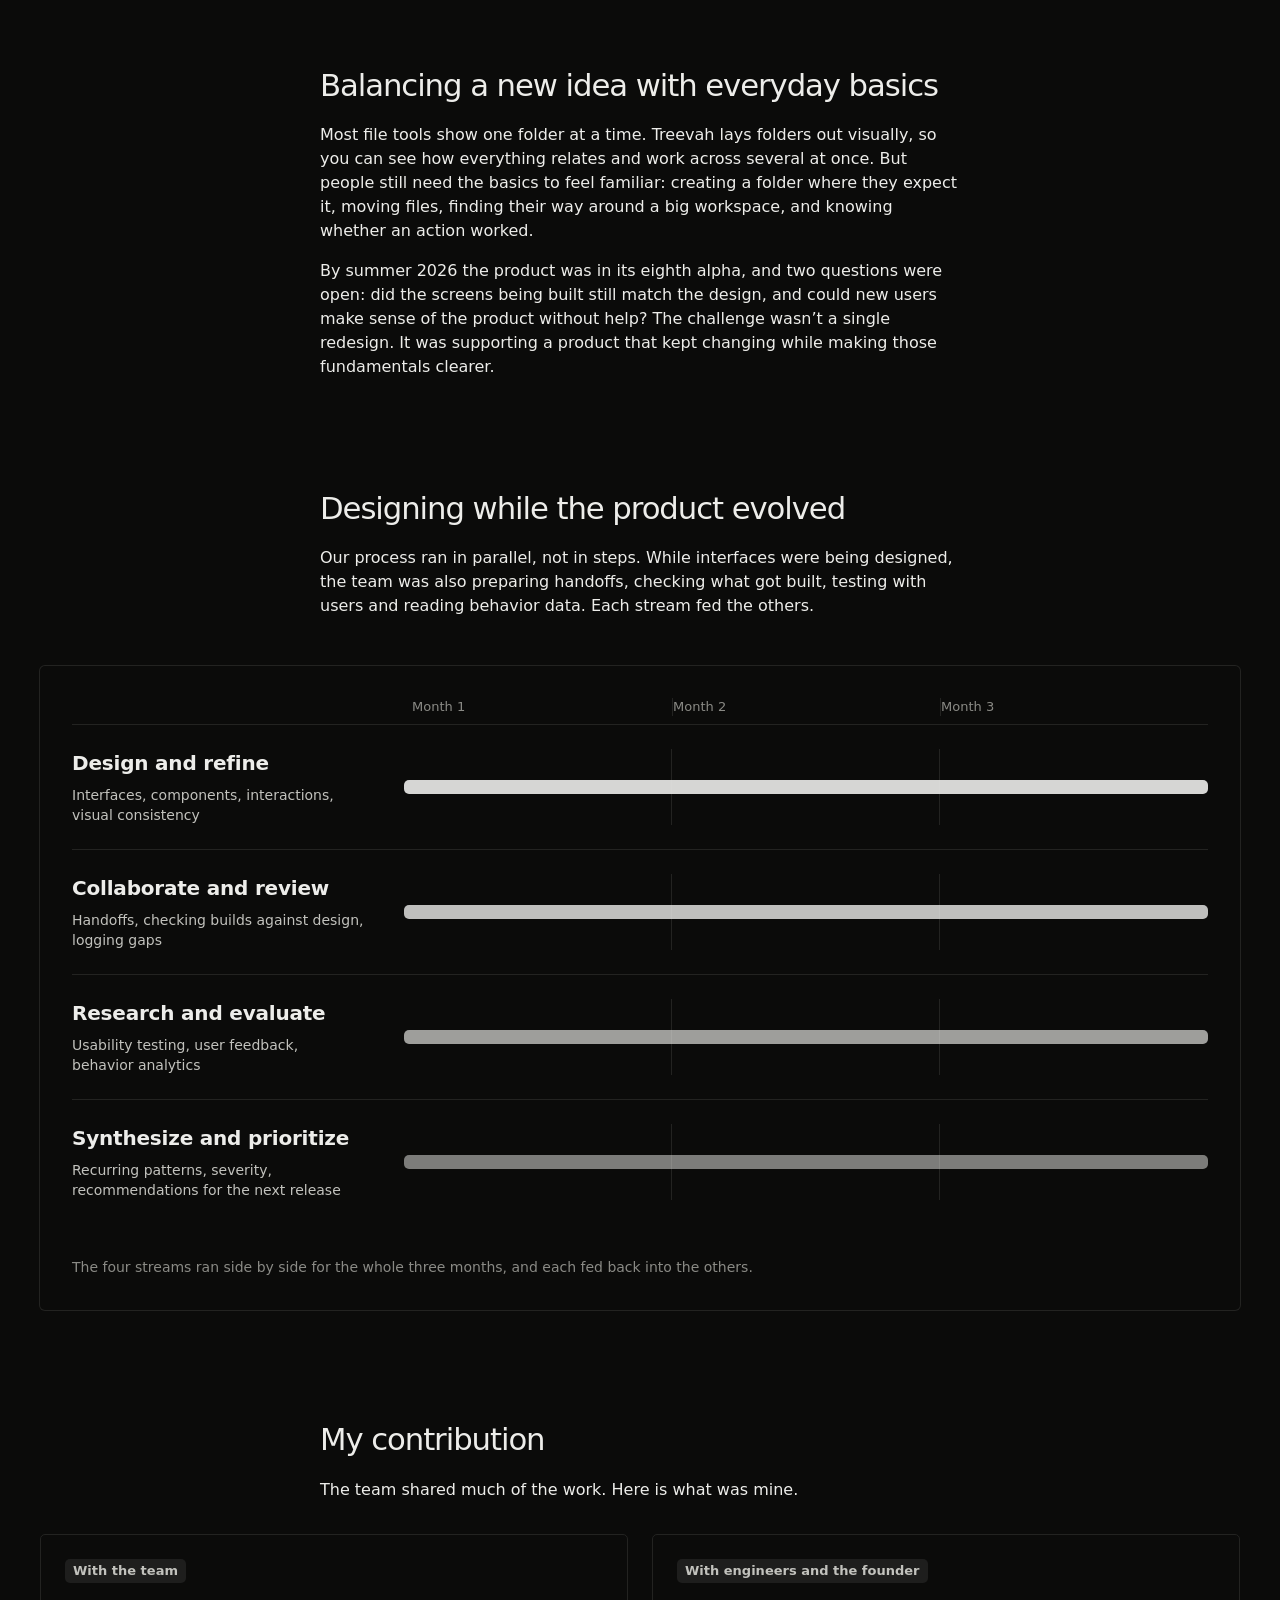
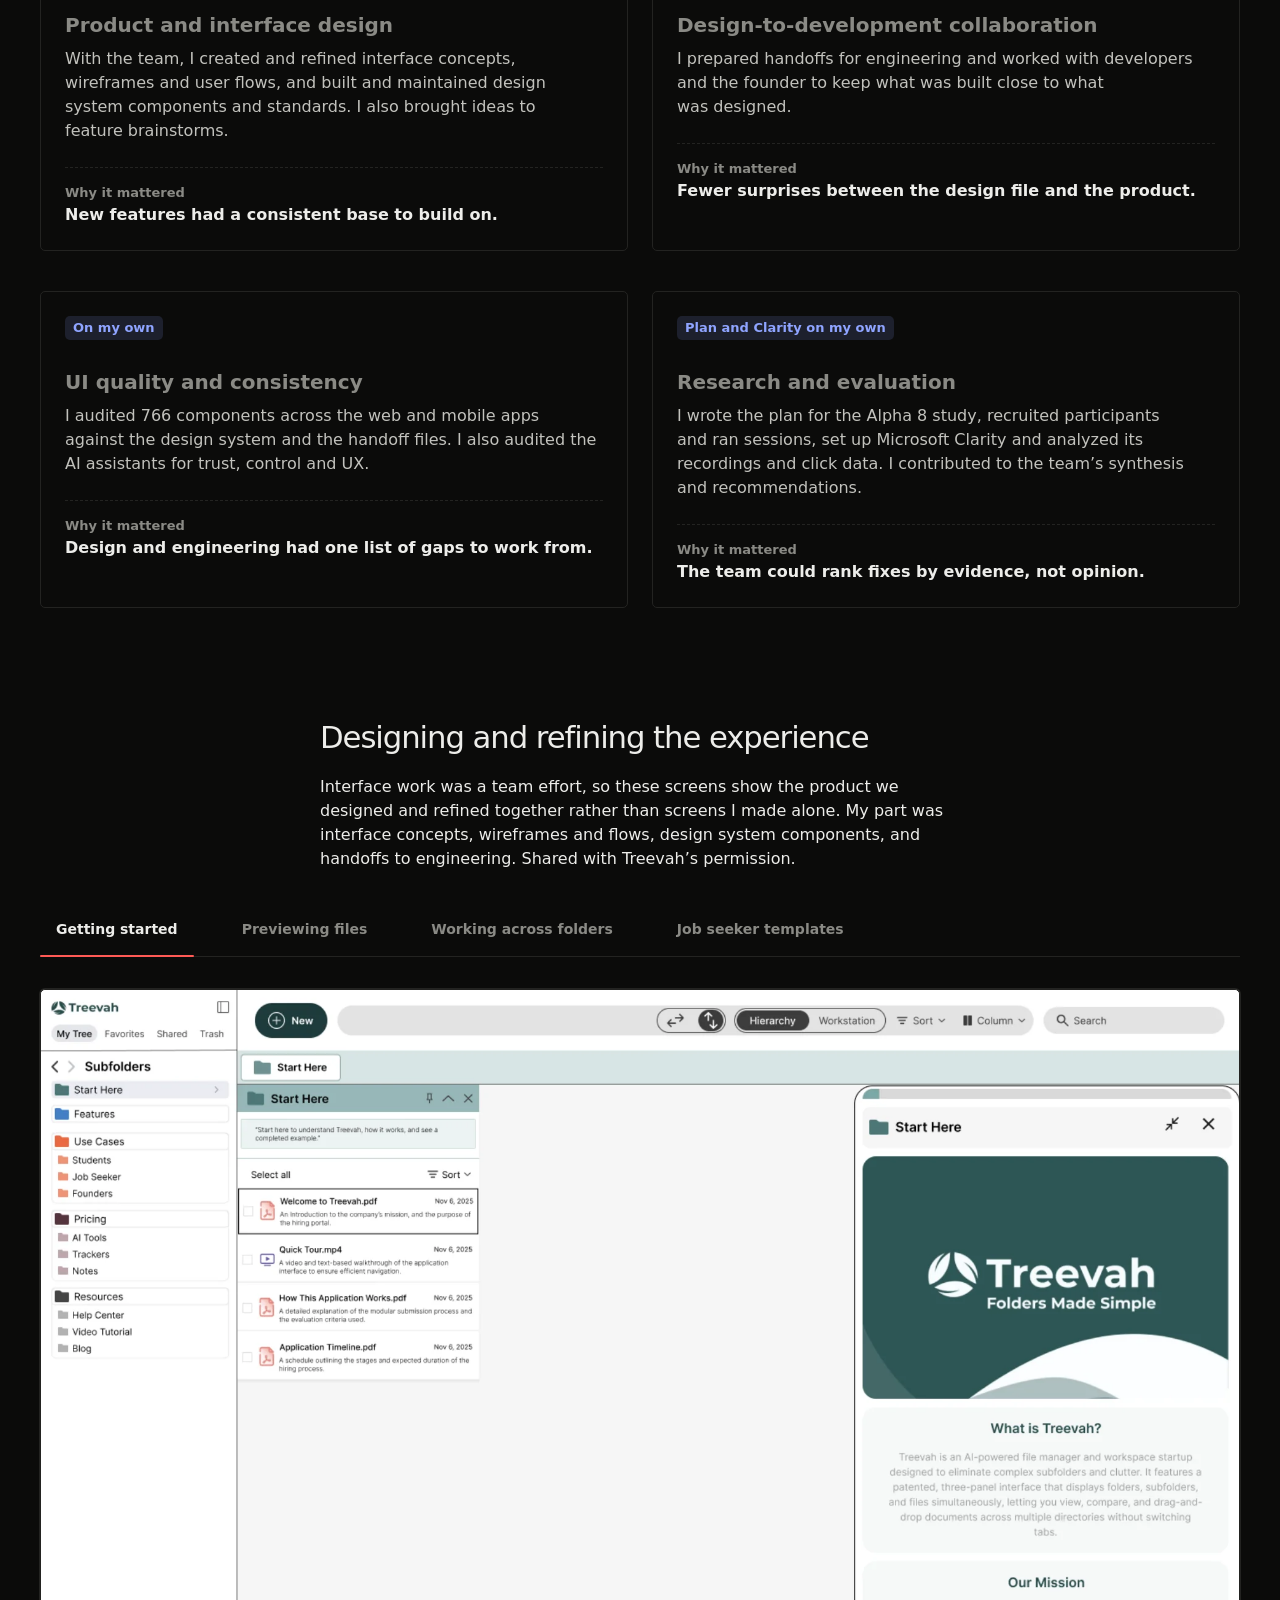
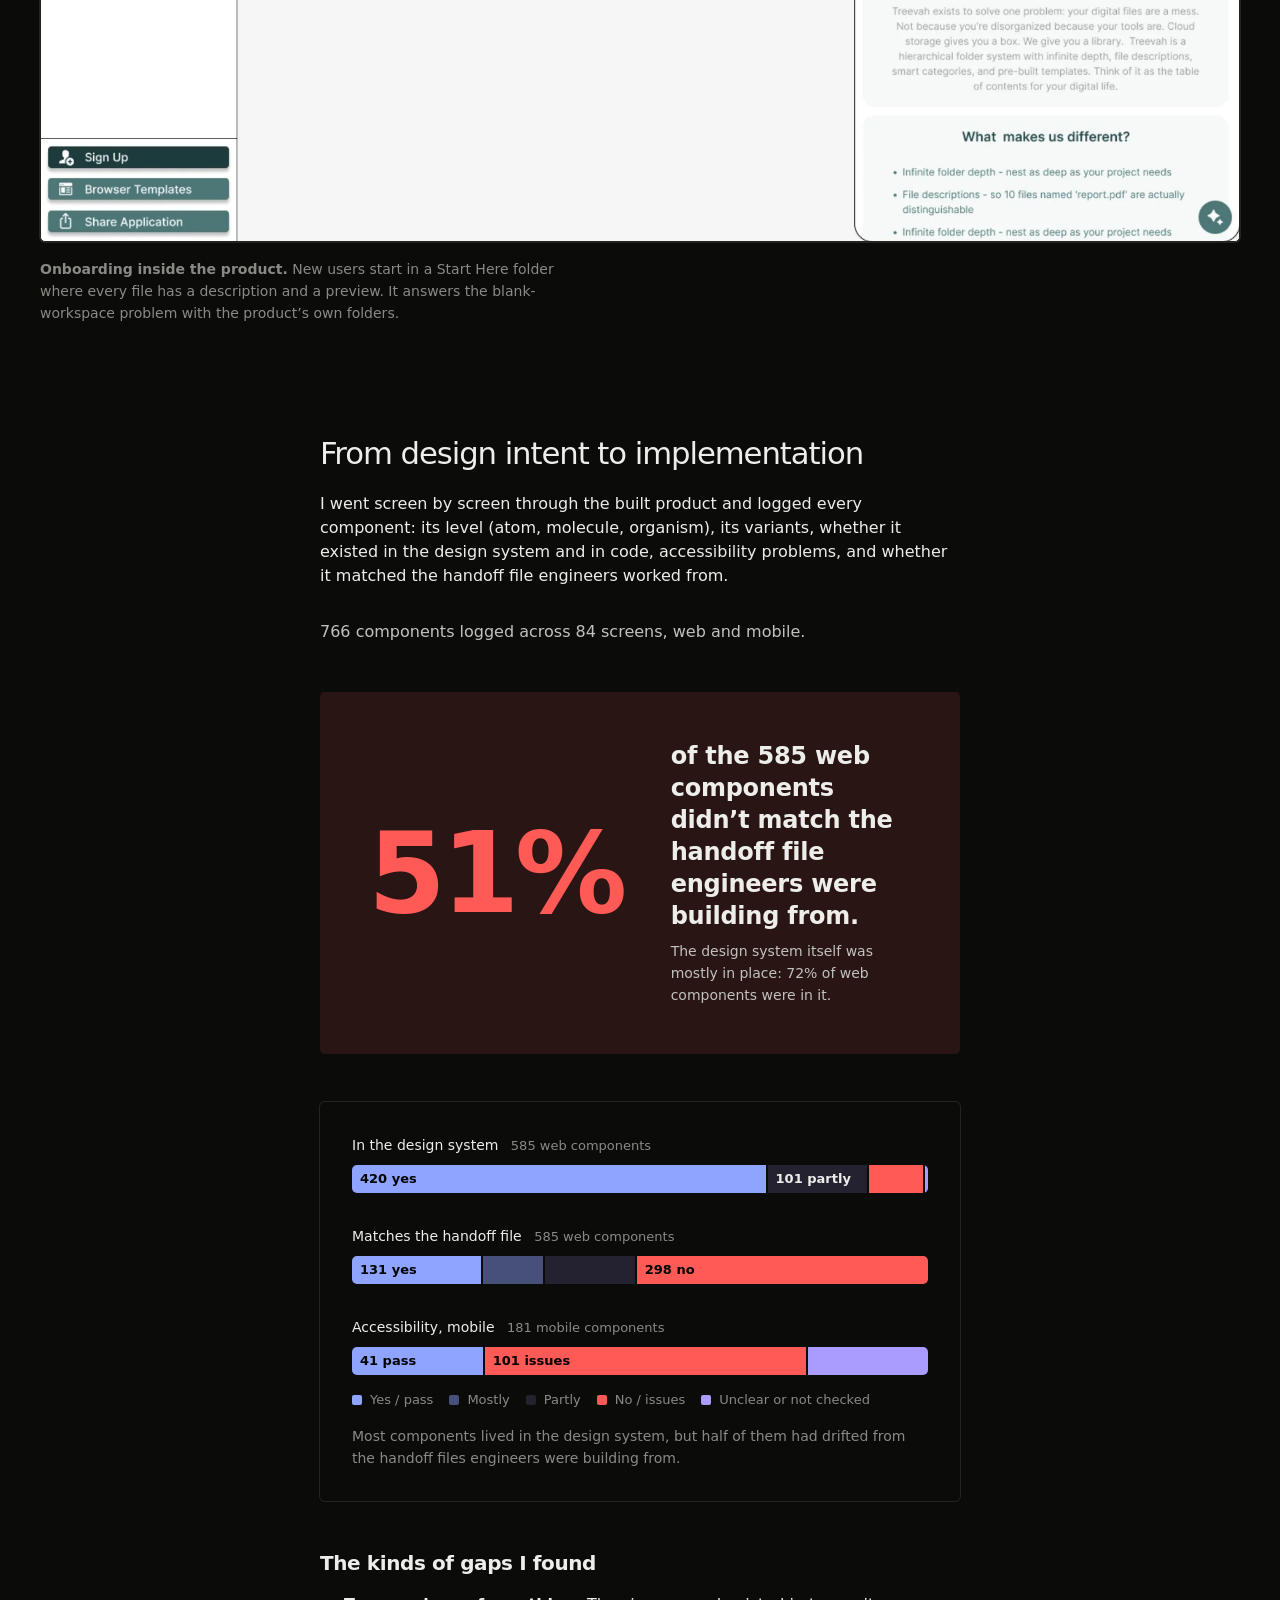
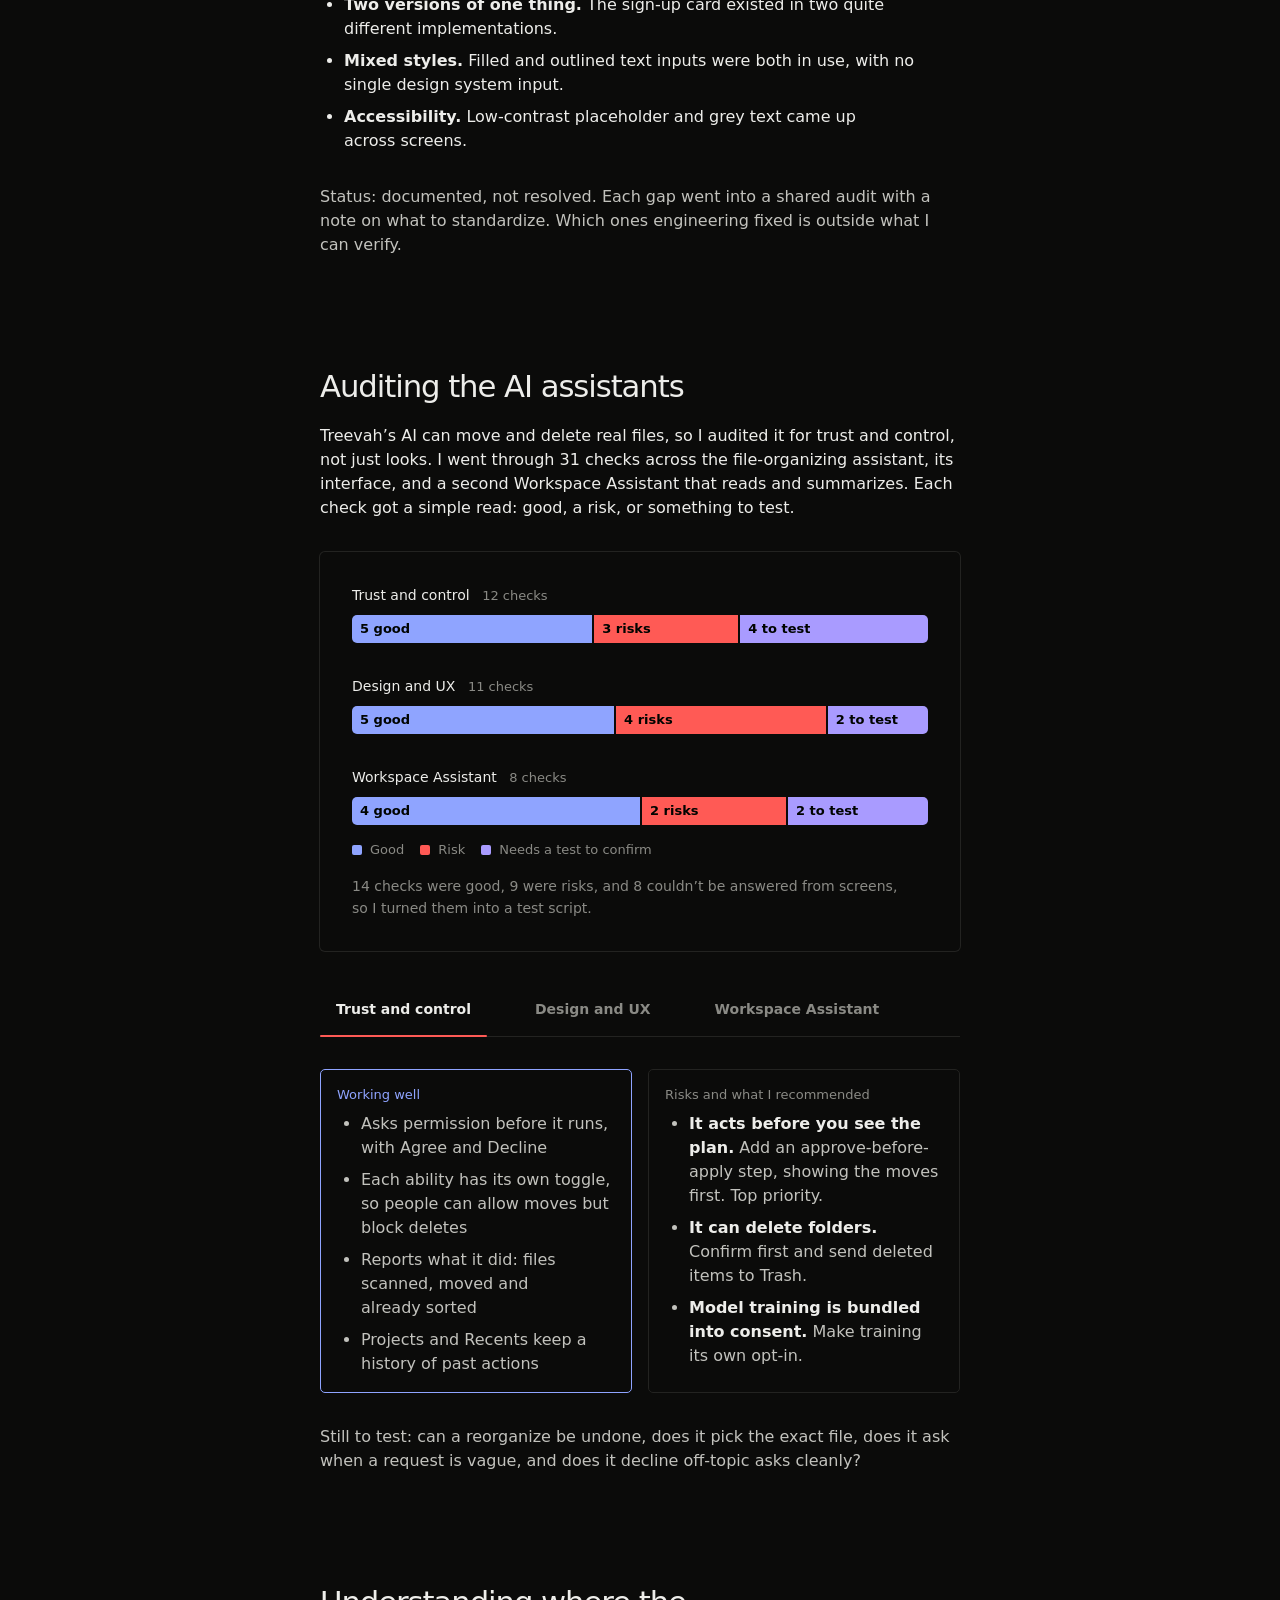
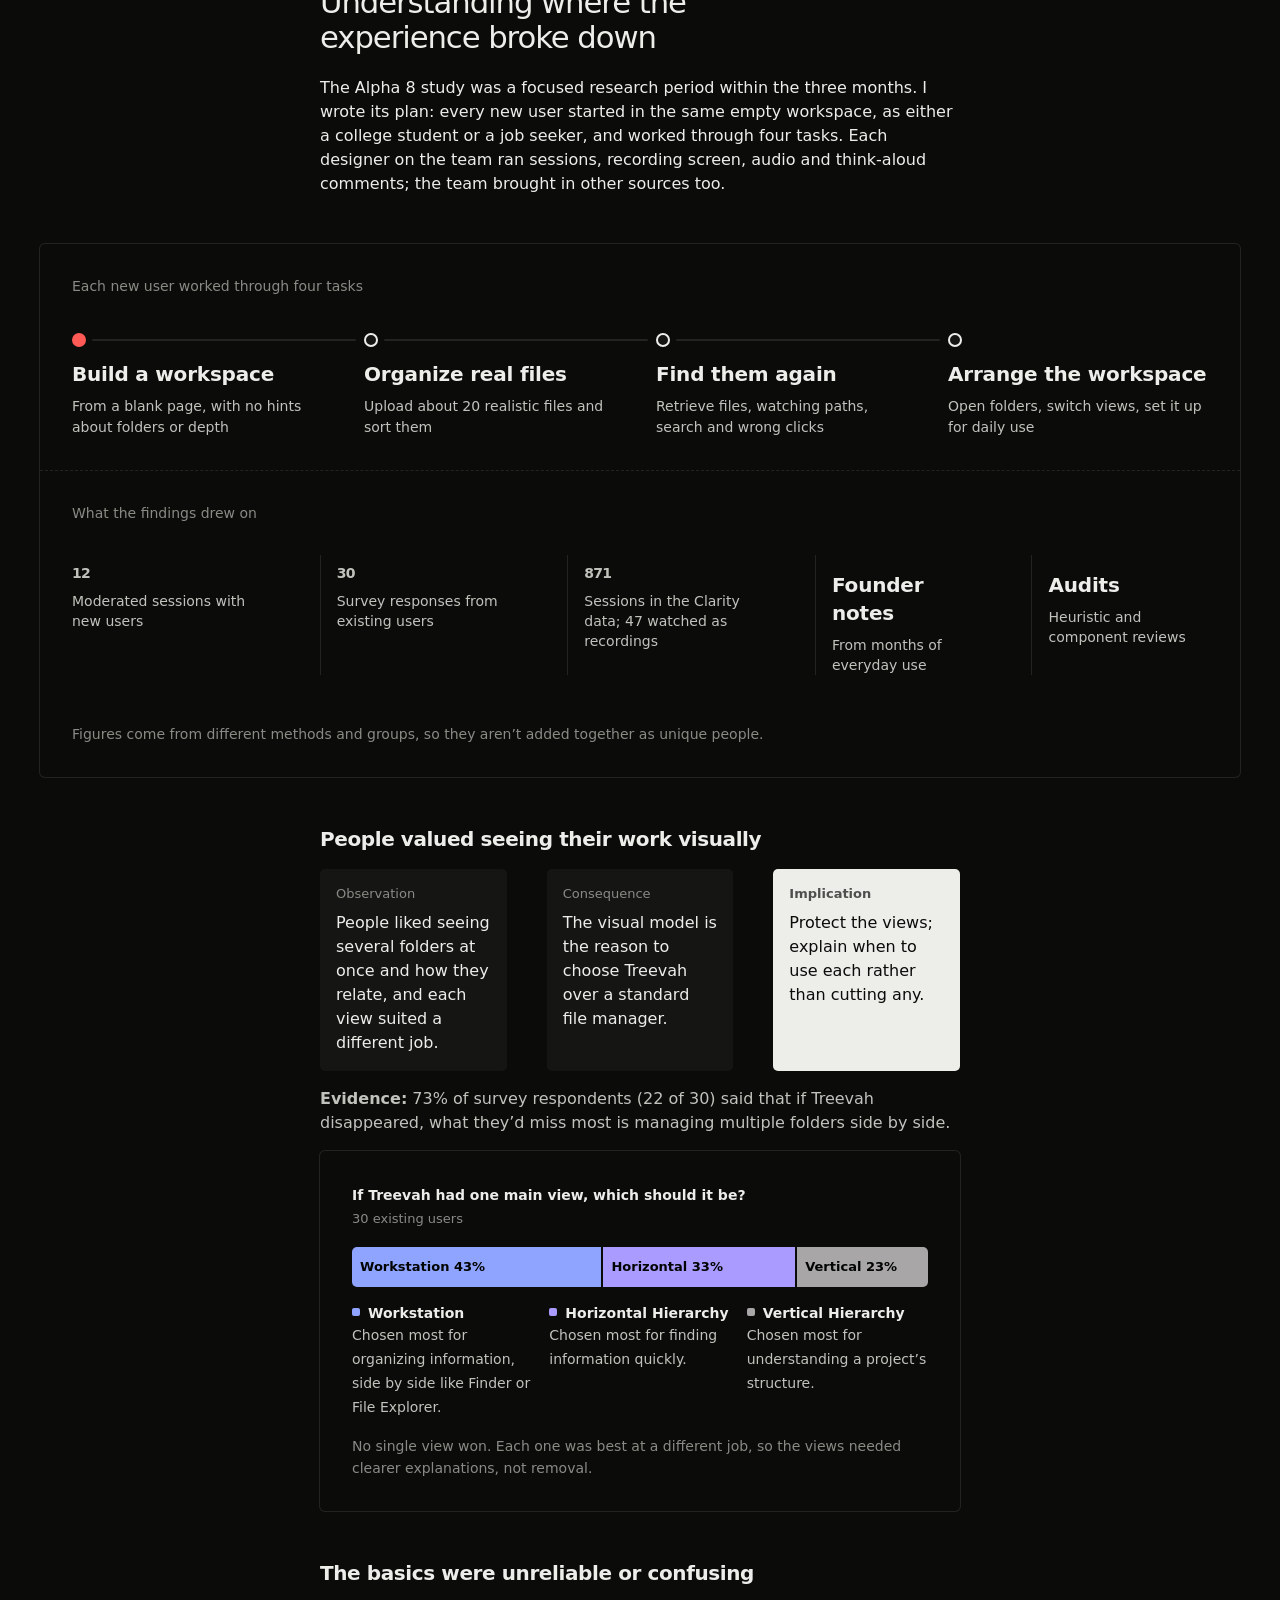
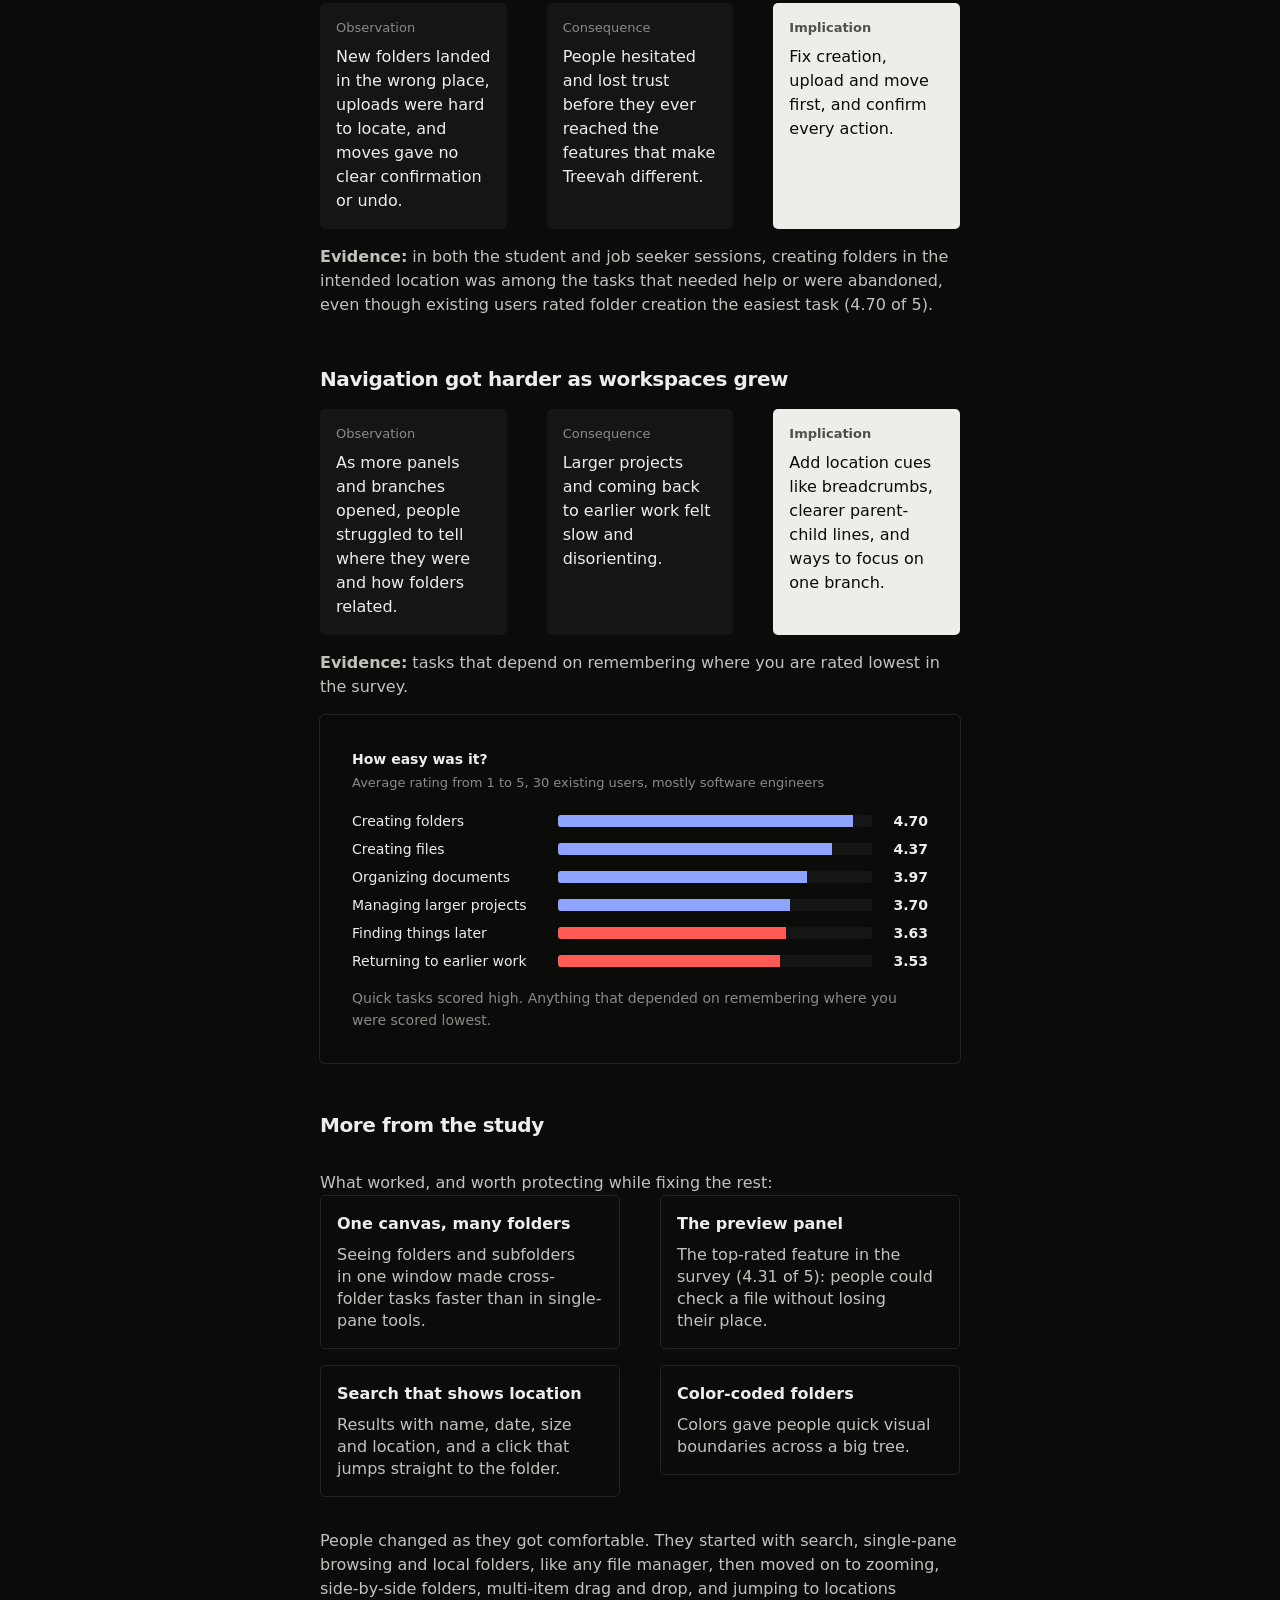
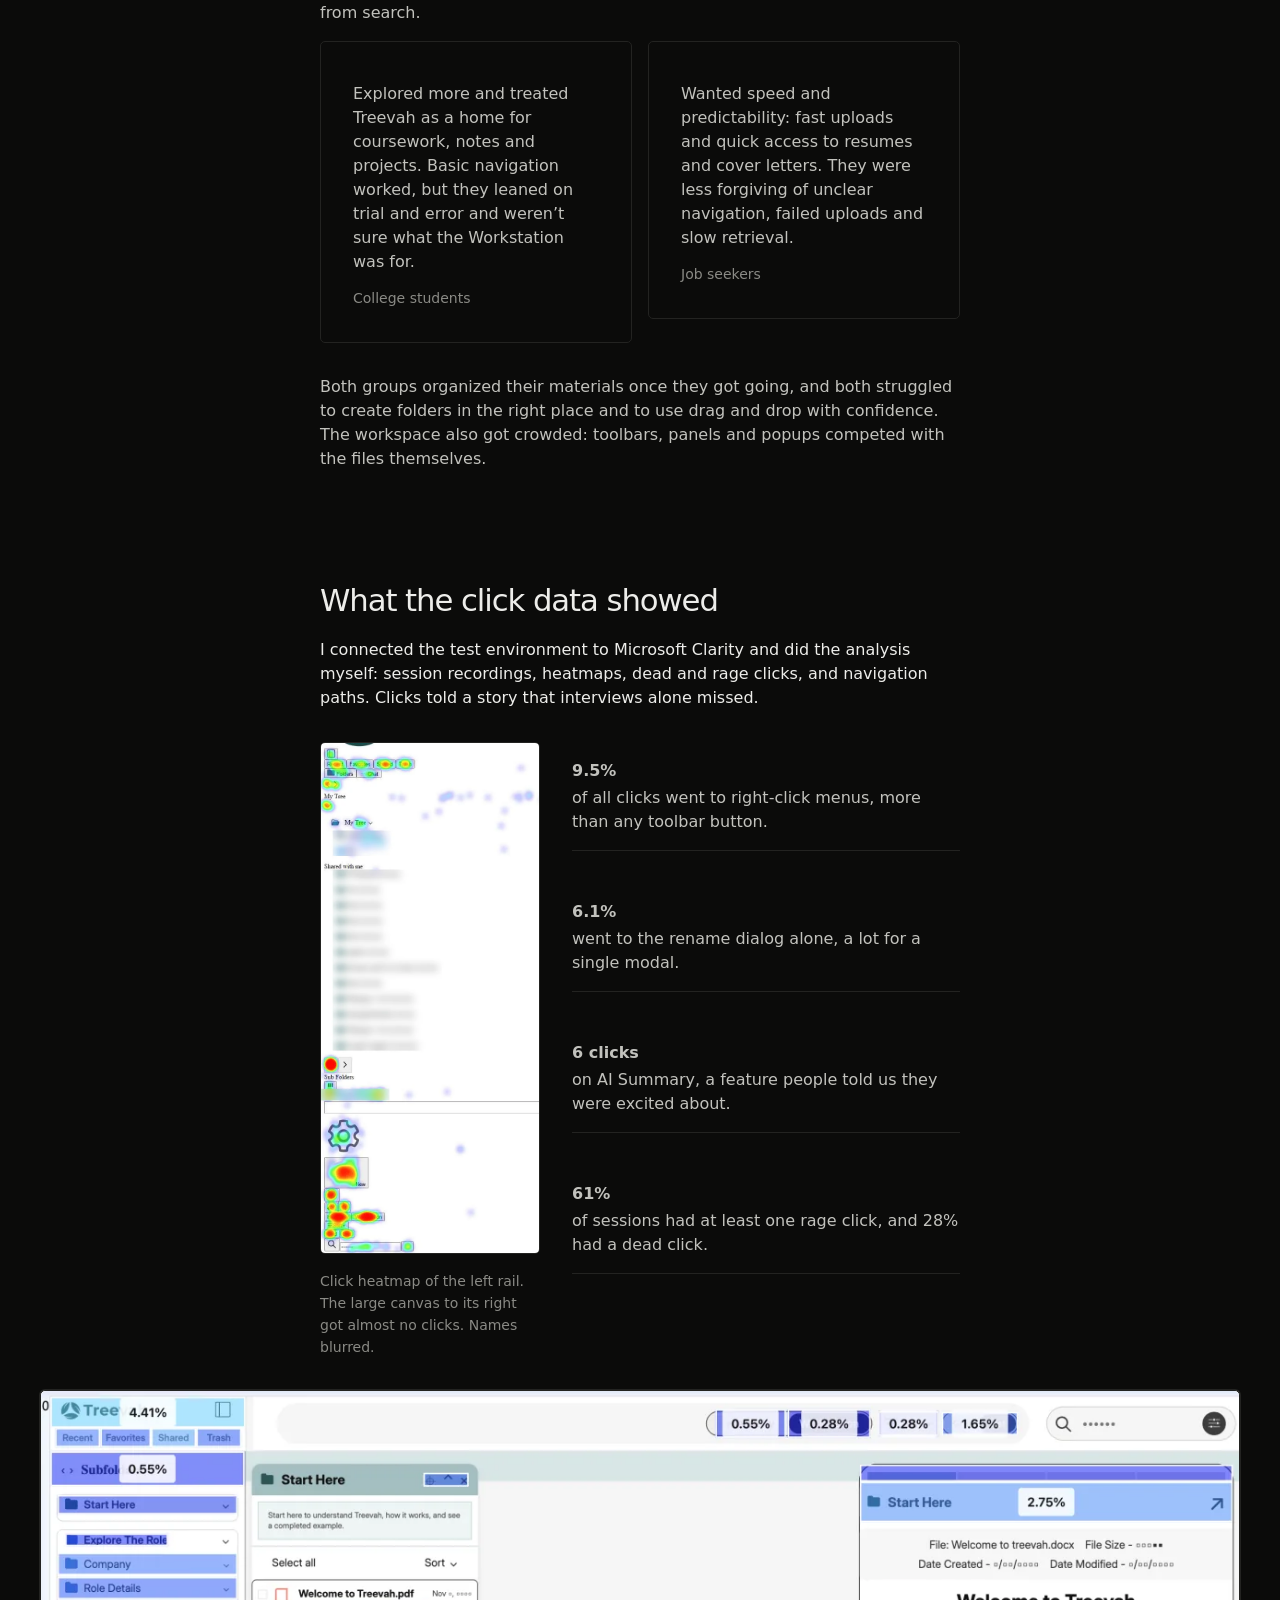
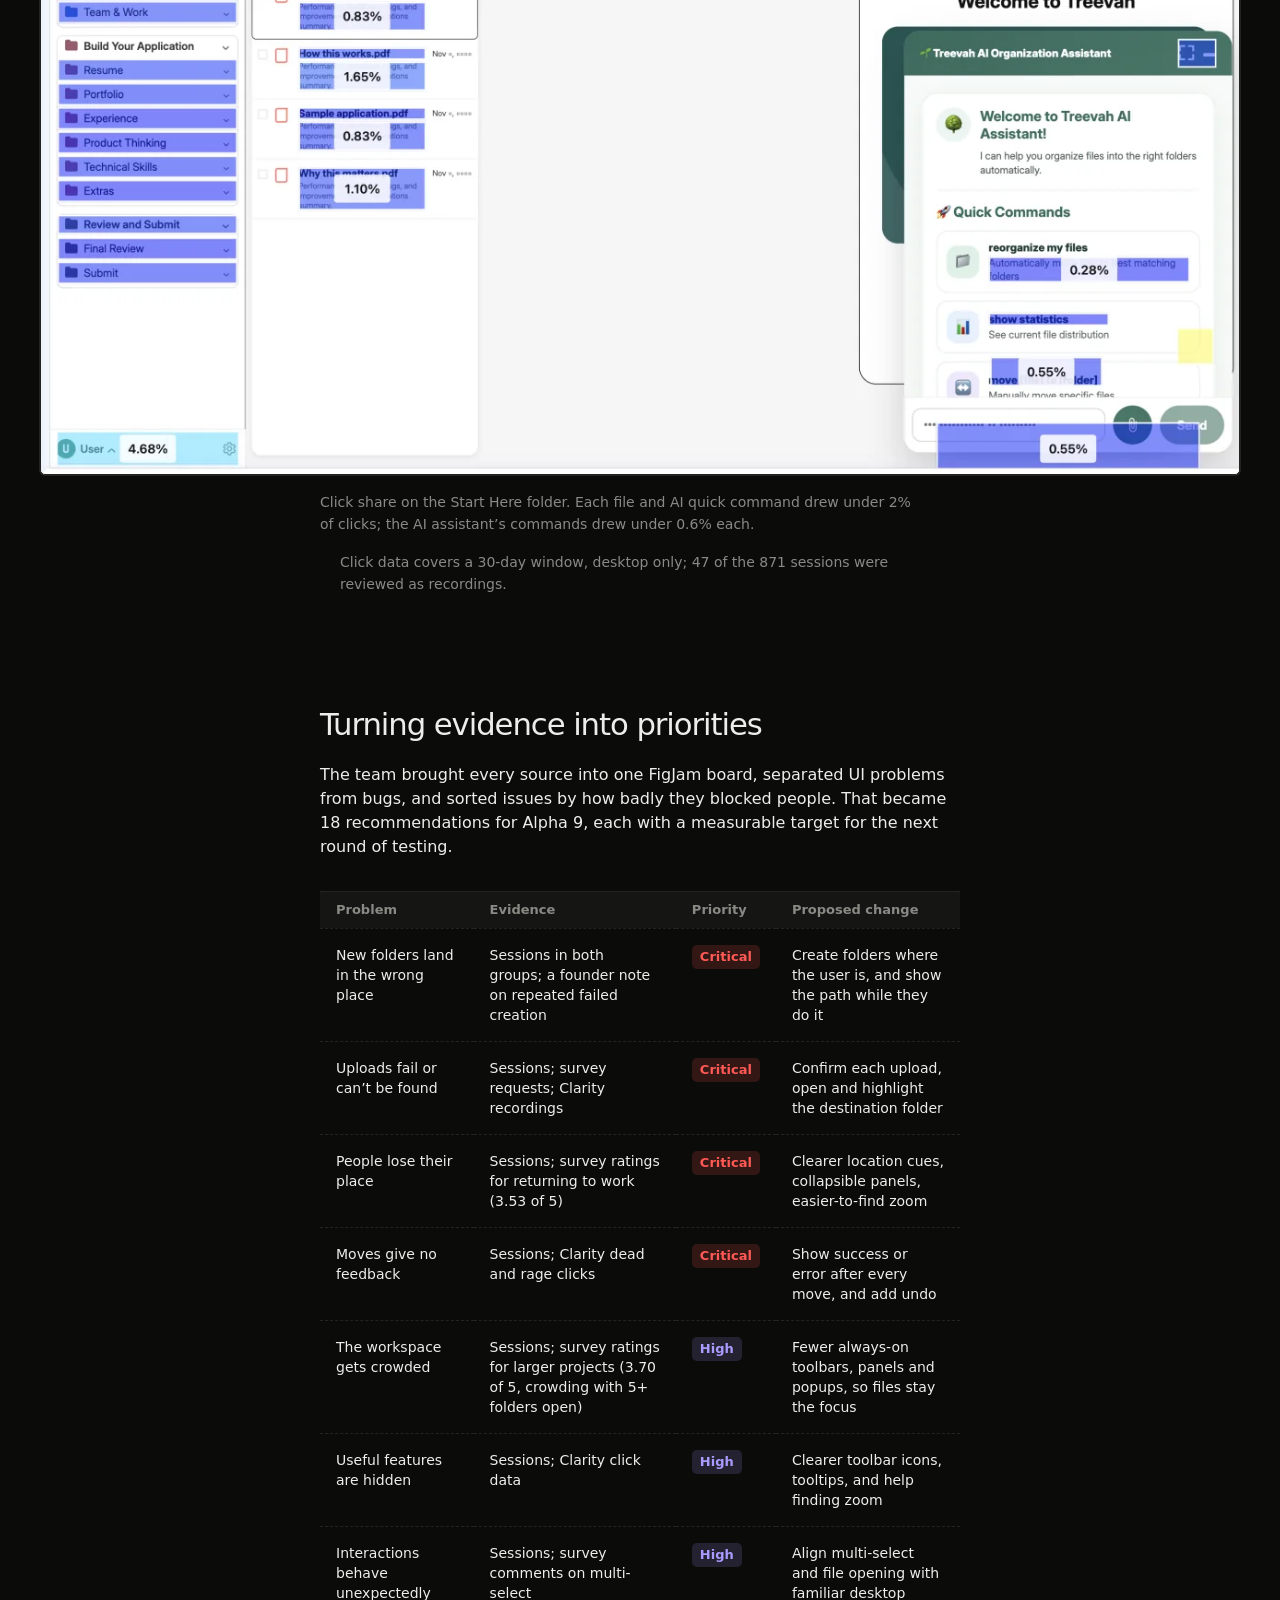
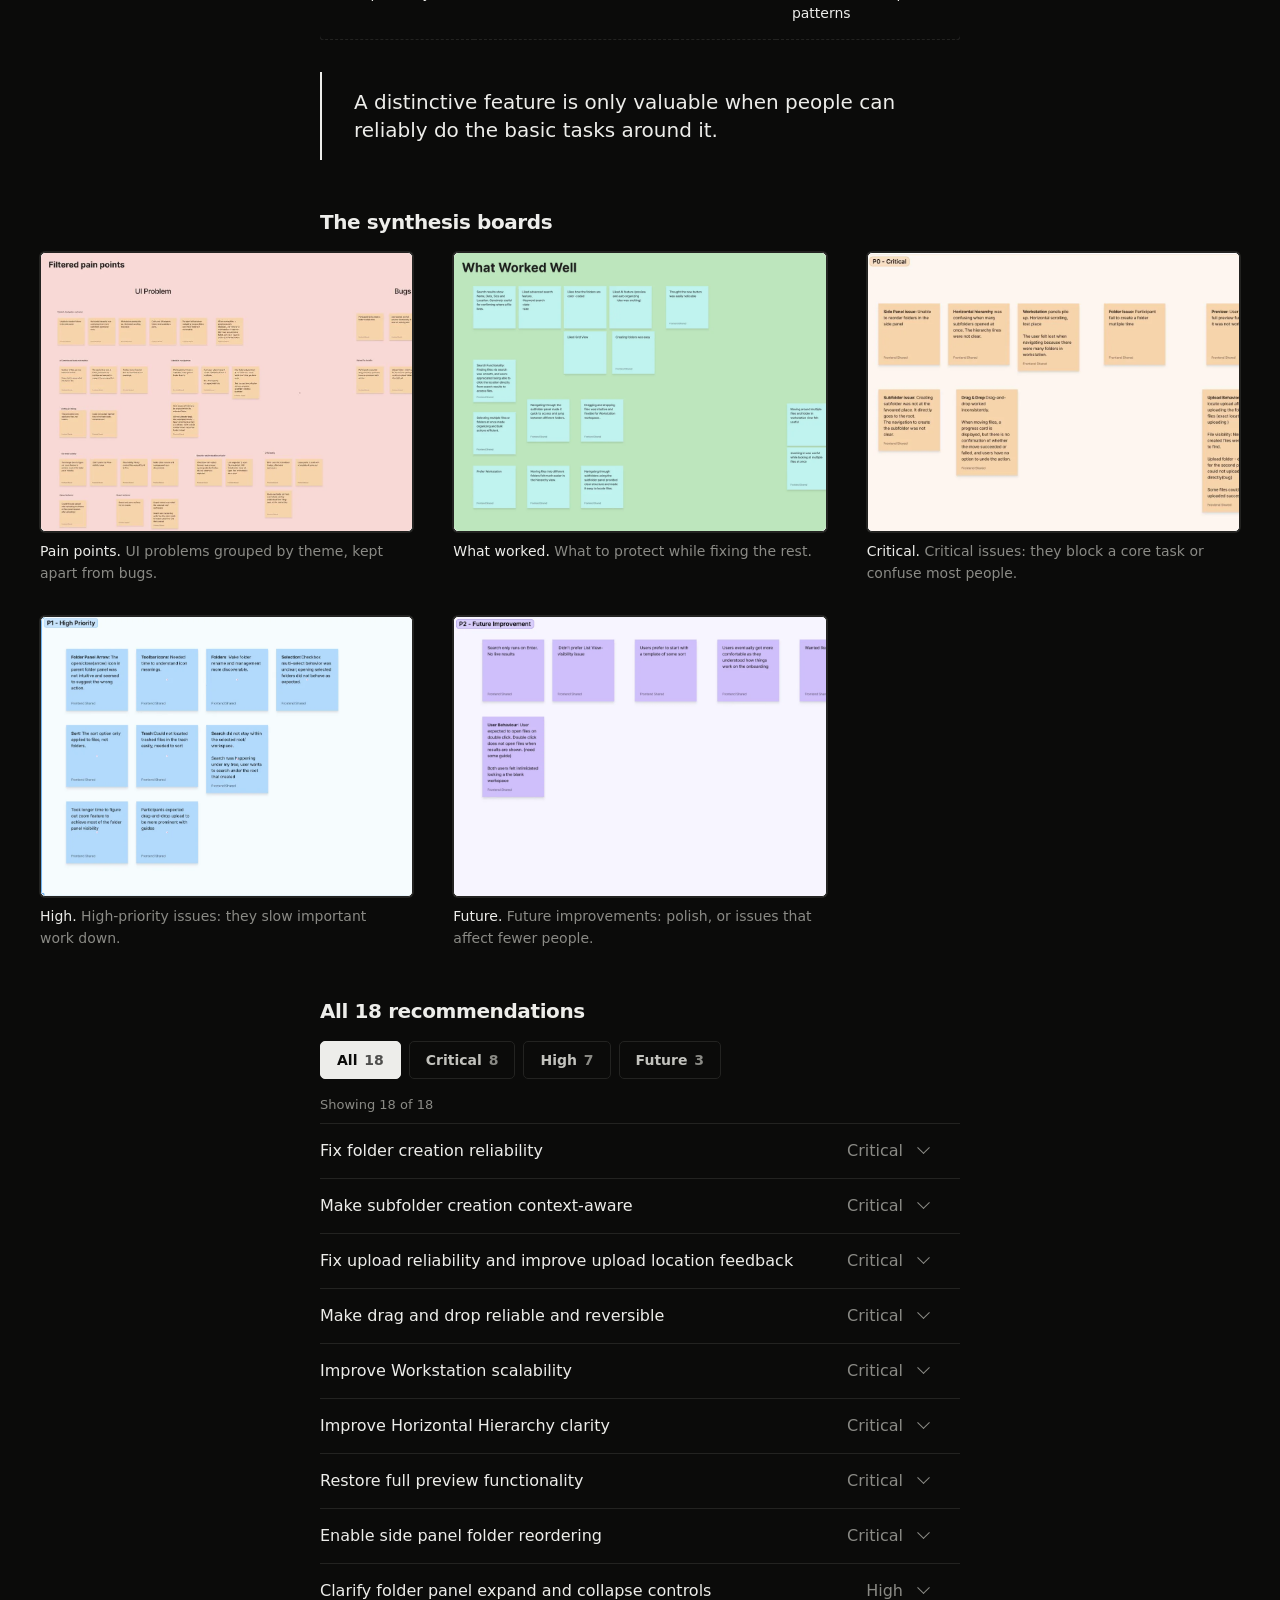
<file: treevah.html>
<!DOCTYPE html>
<html lang="en">
<head>
<meta charset="utf-8">
<meta http-equiv="Content-Security-Policy" content="default-src 'self'; script-src 'self' 'unsafe-inline'; style-src 'self' 'unsafe-inline' https://fonts.googleapis.com; font-src 'self' https://fonts.gstatic.com; img-src 'self' data:; media-src 'self'; connect-src 'self'; object-src 'none'; frame-src 'none'; base-uri 'self'; form-action 'self'; upgrade-insecure-requests">
<meta name="referrer" content="strict-origin-when-cross-origin">
<link rel="icon" href="favicon.svg" type="image/svg+xml">
<meta name="viewport" content="width=device-width, initial-scale=1">
<title>Treevah · Vedant Atram</title>
<meta name="description" content="Treevah: three months as a UI/UX Designer on an evolving visual workspace. Interface design, a 766-component implementation audit, an AI assistant audit, and usability research that shaped priorities.">
<link rel="canonical" href="https://atrams.cc/treevah.html">
<meta property="og:type" content="article">
<meta property="og:site_name" content="Vedant Atram">
<meta property="og:title" content="Treevah · Vedant Atram">
<meta property="og:description" content="Treevah: three months as a UI/UX Designer on an evolving visual workspace. Interface design, a 766-component implementation audit, an AI assistant audit, and usability research that shaped priorities.">
<meta property="og:url" content="https://atrams.cc/treevah.html">
<meta property="og:image" content="https://atrams.cc/assets/og-tv.jpg">
<meta property="og:image:width" content="1200">
<meta property="og:image:height" content="630">
<meta name="twitter:card" content="summary_large_image">
<link rel="preconnect" href="https://fonts.googleapis.com">
<link rel="preconnect" href="https://fonts.gstatic.com" crossorigin>
<link href="https://fonts.googleapis.com/css2?family=Geist:wght@400;500;600&display=swap" rel="stylesheet">
<script>(function(){var m;try{m=localStorage.getItem("io-mode")}catch(e){}if(!m){var t=document.documentElement.getAttribute("data-theme");m="dark"}document.documentElement.setAttribute("data-mode",m);document.documentElement.classList.add("js")})();</script>
<style>
/* Tokens
   Spacing: 16px grid. 8px is the half step for tight pairs, 4px only for hairline nudges.
   Colour 60-30-10: 60 neutral ground (--bg), 30 ink and surfaces (--text, --surface, --mat, --line), 10 one accent (--accent). */
:root {
  --s-1: 4px; --s0: 8px; --s1: 16px; --s2: 32px; --s3: 48px; --s4: 64px; --s5: 96px; --s6: 128px;
  --r-s: 8px; --r-m: 16px; --r-l: 24px;
  --bg: #FAFAF9; --surface: #FFFFFF; --mat: #F1F1EF; --text: #010400; --soft: #3D3D3D; --muted: #6B6B6B; --line: #E4E4E1;
  --accent: #1A3DFF; --accent-ink: #FFFFFF; --accent-soft: rgba(26,61,255,.08);
  --sans: "Inter", system-ui, -apple-system, "Segoe UI", sans-serif;
  --display: "Plus Jakarta Sans", "Inter", system-ui, sans-serif;
  color-scheme: light;
}
:root[data-mode="dark"] {
  --bg: #141414; --surface: #1C1C1C; --mat: #222222; --text: #F2F2F0; --soft: #CACAC7; --muted: #9A9A97; --line: #2D2D2D;
  --accent: #8FA2FF; --accent-ink: #010400; --accent-soft: rgba(143,162,255,.12);
  color-scheme: dark;
}
* { box-sizing: border-box; }
html { font-size: 100%; scroll-behavior: smooth; }
body { margin: 0; background: var(--bg); color: var(--soft); font-family: var(--sans); font-size: 16px; line-height: 24px; font-weight: 400; transition: background-color .3s, color .3s; }
@media (prefers-reduced-motion: reduce) { html { scroll-behavior: auto; } *, *::before, *::after { animation: none !important; transition: none !important; } }
h1, h2, h3, h4 { font-family: var(--display); color: var(--text); margin: 0; font-weight: 500; text-wrap: balance; }
p { margin: 0; }
a { color: var(--text); text-underline-offset: 4px; text-decoration-thickness: 1px; text-decoration-color: color-mix(in srgb, var(--accent) 60%, transparent); transition: color .2s, text-decoration-color .2s; }
a:hover { color: var(--accent); text-decoration-color: var(--accent); }
img, video { max-width: 100%; display: block; }
:focus-visible { outline: 2px solid var(--accent); outline-offset: 4px; border-radius: var(--r-s); }
.vh { position: absolute; width: 1px; height: 1px; overflow: hidden; clip: rect(0 0 0 0); white-space: nowrap; }
.skip { position: absolute; left: var(--s1); top: -80px; z-index: 30; background: var(--text); color: var(--bg); padding: var(--s0) var(--s1); border-radius: var(--r-s); }
.skip:focus { top: var(--s1); }
.todo { display: inline-block; border: 1px dashed var(--muted); color: var(--muted); border-radius: var(--r-s); padding: 0 var(--s0); font-size: 14px; }

/* Layout: one 672px reading column (42 x 16), 1088px media column (68 x 16) */
.col { max-width: calc(672px + 2 * var(--s2)); margin: 0 auto; padding: 0 var(--s2); }
.wide { max-width: calc(1088px + 2 * var(--s2)); margin-left: auto; margin-right: auto; padding: 0 var(--s2); }
@media (max-width: 575.98px) { .col, .wide { padding: 0 var(--s1); } }

/* Nav */
.nav { position: sticky; top: 0; z-index: 20; display: flex; justify-content: space-between; align-items: center; height: 64px; padding: 0 var(--s2); border-bottom: 1px solid transparent; transition: border-color .2s; background: color-mix(in srgb, var(--bg) 84%, transparent); backdrop-filter: blur(12px); -webkit-backdrop-filter: blur(12px); }
.nav.scrolled { border-bottom-color: var(--line); }
.mark { width: 32px; height: 32px; border-radius: 50%; background: var(--text); color: var(--bg); display: grid; place-items: center; font-family: var(--display); font-weight: 600; font-size: 12px; letter-spacing: .02em; text-decoration: none; }
.mark:hover { color: var(--bg); background: var(--accent); }
.nav-r { display: flex; align-items: center; gap: var(--s0); }
.pill { font-size: 14px; line-height: 16px; color: var(--muted); text-decoration: none; padding: var(--s0) var(--s1); border-radius: 999px; border: 1px solid transparent; white-space: nowrap; }
.pill:hover { color: var(--text); }
.pill[aria-current] { color: var(--text); background: var(--surface); border-color: var(--line); }
.mode { width: 32px; height: 32px; border-radius: 50%; border: 0; background: none; color: var(--muted); cursor: pointer; display: grid; place-items: center; padding: 0; }
.mode:hover { color: var(--text); }
.mode svg { width: 16px; height: 16px; }
.mode .moon { display: none; } :root[data-mode="dark"] .mode .sun { display: none; } :root[data-mode="dark"] .mode .moon { display: block; }
@media (max-width: 480px) { .nav { padding: 0 var(--s1); gap: var(--s1); } .nav-r { gap: 0; } .pill { padding: var(--s0) 8px; } }

.logo { flex: none; display: inline-flex; align-items: center; gap: 16px; height: 32px; color: var(--text); text-decoration: none; border-radius: var(--r-s); }
.logo .lm { width: 24px; height: 24px; flex: none; display: block; }
.logo .lw { font-family: var(--display); font-weight: 600; font-size: 17px; line-height: 24px; letter-spacing: -.01em; white-space: nowrap; }
.logo:hover { color: var(--text); opacity: .72; }

/* Hero: two clean devices on a 16px rhythm, one accent ring */
.hero { padding-top: var(--s2); overflow-x: clip; }
.stage { position: relative; max-width: 1024px; margin: 0 auto; padding: 0 var(--s4) var(--s3) calc(var(--s4) + 96px); }
@media (max-width: 991.98px) { .stage { padding-bottom: var(--s3); } }
.laptop, .phone { margin: 0; }
/* Laptop: thin black bezel, aluminium rim, camera notch, browser window, wedge base */
.laptop { position: relative; container-type: inline-size; }
.lid { position: relative; background: #0B0B0C; border-radius: 2.2cqw 2.2cqw .6cqw .6cqw; padding: 1.5cqw 1.5cqw 2cqw; box-shadow: 0 0 0 1px #A9AAAD, inset 0 0 0 1px #2A2A2C, 0 4cqw 8cqw -5cqw rgba(0,0,0,.45); }
.lid::before { content: ""; position: absolute; z-index: 3; top: 1.5cqw; left: 50%; width: 8cqw; height: 1.6cqw; transform: translateX(-50%); background: #0B0B0C; border-radius: 0 0 .8cqw .8cqw; }
.lid::after { content: ""; position: absolute; z-index: 4; top: 1.85cqw; left: 50%; width: .6cqw; height: .6cqw; transform: translateX(-50%); border-radius: 50%; background: #1E2433; box-shadow: inset 0 0 0 .12cqw #2F3850; }
.scr { position: relative; aspect-ratio: 16 / 10; overflow: hidden; border-radius: .6cqw; background: #fff; display: flex; flex-direction: column; }
.chrome { flex: none; height: 5.3%; display: flex; align-items: center; gap: .8cqw; padding: 0 1.4cqw; background: #F2F2F4; border-bottom: 1px solid #E1E1E4; }
.chrome i { width: .9cqw; height: .9cqw; border-radius: 50%; background: #D9D9DC; }
.chrome i:nth-child(1) { background: #FF5F57; } .chrome i:nth-child(2) { background: #FEBC2E; } .chrome i:nth-child(3) { background: #28C840; }
.chrome b { margin-left: 2.4cqw; width: 30%; height: 2.2cqw; border-radius: .6cqw; background: #fff; box-shadow: inset 0 0 0 1px #E1E1E4; font: 500 1cqw/2.2cqw var(--sans); color: #6B6B6B; text-align: left; padding-left: 1.2cqw; letter-spacing: .01em; }
.vp { position: relative; flex: 1; overflow: hidden; }
.vp img { width: 100%; height: 100%; object-fit: cover; object-position: top; display: block; }
.base { position: relative; height: 1.8cqw; margin: 0 -7%; background: linear-gradient(180deg, #F1F1F2 0%, #D3D4D6 45%, #A6A7AA 100%); border-radius: .3cqw .3cqw 4cqw 4cqw / .3cqw .3cqw 1.6cqw 1.6cqw; }
.base::before { content: ""; position: absolute; top: 0; left: 50%; width: 14%; height: 45%; transform: translateX(-50%); background: linear-gradient(180deg, #BDBEC1, #D9DADC); border-radius: 0 0 1cqw 1cqw; }
.base::after { content: ""; position: absolute; left: 6%; right: 6%; bottom: -1.6cqw; height: 1.6cqw; background: radial-gradient(50% 50% at 50% 0, rgba(0,0,0,.22), transparent 70%); }
:root[data-mode="dark"] .lid { box-shadow: 0 0 0 1px #5A5B5E, inset 0 0 0 1px #2A2A2C, 0 4cqw 8cqw -5cqw rgba(0,0,0,.7); }
:root[data-mode="dark"] .base { background: linear-gradient(180deg, #6A6B6E 0%, #4A4B4E 45%, #2E2F31 100%); }
:root[data-mode="dark"] .base::before { background: linear-gradient(180deg, #3A3B3D, #55565A); }
.ring { position: absolute; border-radius: 6px; box-shadow: 0 0 0 2px var(--accent); }
:root[data-mode="dark"] .ring { box-shadow: 0 0 0 2px #1A3DFF; }
/* Phone: titanium rim, black bezel, dynamic island, status bar, side buttons */
.phone { position: absolute; left: var(--s2); bottom: var(--s3); width: 18%; container-type: inline-size; }
.ph { position: relative; background: #111113; border-radius: 15cqw; padding: 3.4cqw; box-shadow: inset 0 0 0 .9cqw #3B3B3E, inset 0 0 0 1.4cqw #111113, 0 0 0 1px #77777C, 0 10cqw 20cqw -10cqw rgba(0,0,0,.55); }
.ph::before { content: ""; position: absolute; z-index: 3; top: 6.2cqw; left: 50%; width: 30cqw; height: 8.6cqw; transform: translateX(-50%); background: #000; border-radius: 99px; }
.phone .p-scr { position: relative; aspect-ratio: 390 / 844; overflow: hidden; border-radius: 11.5cqw; background: #ECECEE; display: flex; flex-direction: column; }
.sbar { flex: none; height: 6.4%; display: flex; align-items: center; justify-content: space-between; padding: 1.5cqw 8cqw 0 10cqw; font: 600 4.2cqw/1 var(--sans); color: #010400; background: #ECECEE; }
.sbar .icons { display: flex; align-items: center; gap: 1.6cqw; }
.sbar .bars { display: flex; align-items: flex-end; gap: .6cqw; height: 3cqw; }
.sbar .bars i { width: .9cqw; background: #010400; border-radius: .3cqw; }
.sbar .bars i:nth-child(1) { height: 35%; } .sbar .bars i:nth-child(2) { height: 55%; } .sbar .bars i:nth-child(3) { height: 78%; } .sbar .bars i:nth-child(4) { height: 100%; }
.sbar .batt { position: relative; width: 6.6cqw; height: 3.2cqw; border-radius: 1cqw; box-shadow: inset 0 0 0 .35cqw rgba(1,4,0,.4); padding: .6cqw; }
.sbar .batt::before { content: ""; display: block; height: 100%; width: 80%; border-radius: .5cqw; background: #010400; }
.sbar .batt::after { content: ""; position: absolute; right: -1.1cqw; top: 1.05cqw; width: .7cqw; height: 1.1cqw; border-radius: 0 .4cqw .4cqw 0; background: rgba(1,4,0,.4); }
.p-scr .pv { flex: 1; overflow: hidden; }
.phone img { width: 100%; height: 100%; object-fit: cover; object-position: top; display: block; }
.ph .sb { position: absolute; width: 1.4cqw; border-radius: .6cqw; background: #2C2C2F; }
.ph .sb.l1 { left: -1.2cqw; top: 22%; height: 7%; } .ph .sb.l2 { left: -1.2cqw; top: 31%; height: 11%; } .ph .sb.l3 { left: -1.2cqw; top: 44%; height: 11%; } .ph .sb.r1 { right: -1.2cqw; top: 31%; height: 16%; }
.bubble { position: absolute; right: var(--s5); bottom: 0; width: 320px; background: var(--surface); color: var(--text); border: 1px solid var(--line); border-radius: var(--r-m); padding: var(--s1); display: grid; gap: var(--s0); box-shadow: 0 16px 32px -24px rgba(0,0,0,.35); }
.bubble .lab, .bubble-m .lab { display: flex; align-items: center; gap: var(--s0); font-size: 12px; line-height: 16px; font-weight: 600; color: var(--accent); }
.bubble .lab::before, .bubble-m .lab::before { content: ""; width: 8px; height: 8px; border-radius: 50%; background: var(--accent); }
.say { font-size: 14px; line-height: 24px; }
.bubble-m { display: none; }
.laptop { animation: lift .9s cubic-bezier(.2,.8,.2,1) both; }
.phone { animation: rise .9s .25s cubic-bezier(.2,.8,.2,1) both; }
.bubble { animation: rise .5s .9s cubic-bezier(.2,.8,.2,1) both; }
@keyframes lift { from { opacity: 0; transform: translateY(32px); } to { opacity: 1; transform: none; } }
@keyframes rise { from { opacity: 0; transform: translateY(16px); } to { opacity: 1; transform: none; } }
@media (max-width: 991.98px) { .bubble { display: none; } .bubble-m { display: grid; gap: var(--s0); max-width: 672px; margin: var(--s2) auto 0; background: var(--surface); border: 1px solid var(--line); border-radius: var(--r-m); padding: var(--s1); font-size: 16px; line-height: 24px; color: var(--text); } }
@media (max-width: 767.98px) { .stage { padding: 0 var(--s1) var(--s1); } .phone { display: none; } .lid { padding: 8px 8px 16px; } .bubble-m { margin: var(--s2) var(--s1) 0; } }

.title { text-align: center; padding-top: var(--s4); }
.title h1 { font-size: clamp(40px, 5vw, 64px); line-height: 1.125; font-weight: 500; letter-spacing: -.02em; }
.title p { margin: var(--s1) auto 0; max-width: 560px; font-size: 16px; line-height: 24px; color: var(--muted); }
.cta { margin-top: var(--s2); display: flex; justify-content: center; align-items: center; gap: var(--s2); flex-wrap: wrap; }
.pill-link { font-size: 14px; line-height: 16px; color: var(--text); }
.meta { display: grid; grid-template-columns: repeat(3, minmax(0, 1fr)); gap: var(--s2); margin: var(--s3) auto 0; padding: var(--s2) 0; border-top: 1px solid var(--line); border-bottom: 1px solid var(--line); text-align: left; }
.meta dt { color: var(--muted); font-size: 14px; line-height: 24px; margin-bottom: var(--s0); }
.meta dd { margin: 0; color: var(--text); font-size: 16px; line-height: 24px; }
@media (max-width: 767.98px) { .meta { grid-template-columns: 1fr; gap: var(--s1); } }

/* Story sections: 96px between sections, 32px inside */
.sec { padding-top: var(--s5); }
.sec + .sec { margin-top: var(--s5); border-top: 1px solid var(--line); }
.sec h2 { font-size: clamp(28px, 3vw, 32px); line-height: 40px; letter-spacing: -.015em; margin-bottom: var(--s1); }
.sec h3 { font-size: 20px; line-height: 32px; margin: var(--s2) 0 var(--s0); }
.sec h3.h4, .foot h3.h4 { font-size: 16px; line-height: 24px; margin: 0; }
.col > p + p { margin-top: var(--s1); }
.col p { font-size: 16px; line-height: 24px; }
figure { margin: var(--s3) auto; }
figcaption { color: var(--muted); }
.cap { text-align: center; font-style: italic; font-size: 14px; line-height: 24px; color: var(--muted); margin-top: var(--s1); }
@media (max-width: 575.98px) { .sec { padding-top: var(--s4); } .sec + .sec { margin-top: var(--s4); } }

.nums { display: grid; grid-template-columns: repeat(3, minmax(0, 1fr)); gap: var(--s2); margin: var(--s2) 0 0; }
.nums b { display: block; font-family: var(--display); font-weight: 500; font-size: 40px; line-height: 48px; color: var(--accent); letter-spacing: -.03em; }
.nums span { display: block; font-size: 14px; line-height: 24px; color: var(--muted); margin-top: var(--s0); }
.nums a { color: var(--muted); font-size: 12px; line-height: 24px; }
@media (max-width: 767.98px) { .nums { grid-template-columns: 1fr; gap: var(--s2); } }

.quiet-list { margin: var(--s1) 0 0; padding-left: 24px; display: grid; gap: var(--s0); }
.people { display: grid; grid-template-columns: repeat(4, minmax(0, 1fr)); gap: var(--s1); margin-top: var(--s2); }
.people div { border: 1px solid var(--line); border-radius: var(--r-m); padding: var(--s1); background: var(--surface); }
.people b { display: block; font-family: var(--display); font-weight: 500; color: var(--text); font-size: 24px; line-height: 32px; }
.people span { display: block; font-size: 14px; line-height: 24px; color: var(--muted); }
@media (max-width: 767.98px) { .people { grid-template-columns: 1fr 1fr; } }

.finding { margin-top: var(--s2); padding-top: var(--s2); border-top: 1px solid var(--line); }
.finding .k { font-size: 14px; line-height: 24px; color: var(--accent); font-weight: 500; margin-bottom: var(--s0); }
.finding h3 { margin-top: 0; }
blockquote { margin: var(--s1) 0 0; padding-left: var(--s1); border-left: 2px solid var(--line); }

.table { overflow-x: auto; border-top: 1px solid var(--line); }
table { border-collapse: collapse; width: 100%; min-width: 560px; font-size: 16px; line-height: 24px; }
th, td { text-align: left; padding: var(--s1) var(--s1) var(--s1) 0; vertical-align: top; border-bottom: 1px solid var(--line); }
th { color: var(--muted); font-weight: 500; font-size: 14px; }
td:first-child { color: var(--text); width: 30%; }
td:nth-child(2) { width: 38%; }
td.basis { color: var(--muted); font-size: 14px; line-height: 24px; width: 32%; }
td.basis b { display: block; color: var(--accent); font-weight: 500; font-size: 12px; line-height: 16px; letter-spacing: .01em; margin-bottom: var(--s-1); }
.table.bleed { width: min(1088px, 100vw - 64px); margin-left: 50%; transform: translateX(-50%); }
@media (max-width: 767.98px) {
  .table.bleed { width: auto; margin-left: 0; transform: none; }
  table { min-width: 0; }
  thead { position: absolute; width: 1px; height: 1px; overflow: hidden; clip: rect(0 0 0 0); }
  table, tbody, tr, td { display: block; width: auto !important; }
  tr { padding: var(--s1) 0; border-bottom: 1px solid var(--line); }
  td { border: 0; padding: 0; }
  td + td { margin-top: var(--s0); }
  td:first-child { font-weight: 500; }
  td:nth-child(2)::before { content: "Why"; display: block; color: var(--muted); font-size: 12px; line-height: 16px; margin-bottom: var(--s-1); }
}
td:first-child { width: 30%; }


/* Media follows the page theme: light screenshots in light mode, dark in dark */
:root:not([data-mode="dark"]) .tm-d, :root[data-mode="dark"] .tm-l { display: none !important; }
:root[data-mode="dark"] .fr-in, :root[data-mode="dark"] .ba .frame img, :root[data-mode="dark"] .clip video { background: #0F1012; }
:root[data-mode="dark"] .scr { background: #0F1012; }
:root[data-mode="dark"] .chrome { background: #212226; border-bottom-color: #2E3035; }
:root[data-mode="dark"] .chrome b { background: #0F1012; color: #9A9DA6; box-shadow: inset 0 0 0 1px #2E3035; }
:root[data-mode="dark"] .phone .p-scr, :root[data-mode="dark"] .sbar { background: #0F1012; color: #F2F2F4; }
:root[data-mode="dark"] .sbar .bars i, :root[data-mode="dark"] .sbar .batt::before { background: #F2F2F4; }
:root[data-mode="dark"] .sbar .batt { box-shadow: inset 0 0 0 .35cqw rgba(242,242,244,.45); }
:root[data-mode="dark"] .sbar .batt::after { background: rgba(242,242,244,.45); }



/* Responsive + touch-target fixes */
.site-foot { margin-top: var(--s5); }
.sf-in { max-width: calc(1088px + 2 * var(--s2)); margin: 0 auto; padding: 0 var(--s2); }
.sf-row { display: flex; justify-content: space-between; align-items: center; gap: var(--s1) var(--s2); flex-wrap: wrap; padding: var(--s2) 0 var(--s3); border-top: 1px solid var(--line); }
.sf-c { font-size: 14px; line-height: 24px; color: var(--muted); }
.sf-links { list-style: none; margin: 0; padding: 0; display: flex; flex-wrap: wrap; gap: var(--s0) var(--s2); }
.sf-links a { display: inline-block; padding: 8px 0; font-size: 14px; line-height: 24px; color: var(--muted); text-decoration: none; }
.sf-links a:hover { color: var(--accent); }
@media (max-width: 575.98px) { .sf-in { padding: 0 var(--s1); } .sf-row { flex-direction: column-reverse; align-items: flex-start; } .sf-links { gap: var(--s0) var(--s1); } }
@media (max-width: 380px) { .nav { padding: 0 16px; gap: 8px; } .pill { padding: 8px 8px; font-size: 13px; } .logo { min-width: 24px; } .logo .lm { width: 22px; height: 22px; } .mode { width: 28px; } }

.pill-link { display: inline-block; padding: 8px 0; }
.nums a { display: inline-block; padding: 8px 0; }


/* Mobile menu */
.menu-btn { display: none; }
@media (max-width: 767.98px) {
  .nav { padding: 0 var(--s1); gap: var(--s1); }
  .logo .lw { position: static !important; width: auto !important; height: auto !important; overflow: visible !important; clip: auto !important; }
  .nav-r { gap: var(--s0); }
  .menu-btn { display: grid; place-items: center; width: 40px; height: 40px; margin-right: -8px; border: 0; border-radius: 50%; background: none; color: var(--text); cursor: pointer; }
  .menu-btn .bars { position: relative; width: 18px; height: 10px; }
  .menu-btn .bars i { position: absolute; left: 0; right: 0; height: 1.5px; border-radius: 2px; background: currentColor; transition: transform .25s, top .25s; }
  .menu-btn .bars i:first-child { top: 0; } .menu-btn .bars i:last-child { top: 8.5px; }
  .menu-btn[aria-expanded="true"] .bars i:first-child { top: 4.25px; transform: rotate(45deg); }
  .menu-btn[aria-expanded="true"] .bars i:last-child { top: 4.25px; transform: rotate(-45deg); }
  .menu { position: fixed; z-index: 25; top: 64px; left: 0; right: 0; bottom: 0; display: flex; flex-direction: column; padding: var(--s1) var(--s1) var(--s3); background: var(--bg); border-top: 1px solid var(--line); overflow-y: auto; visibility: hidden; opacity: 0; transform: translateY(-8px); transition: opacity .2s, transform .25s cubic-bezier(.2,.8,.2,1), visibility 0s .25s; }
  .menu.open { visibility: visible; opacity: 1; transform: none; transition: opacity .2s, transform .25s cubic-bezier(.2,.8,.2,1); }
  .menu .pill { display: flex; align-items: center; justify-content: space-between; height: 64px; padding: 0 var(--s0) !important; border: 0 !important; border-bottom: 1px solid var(--line) !important; border-radius: 0; background: none !important; font-family: var(--display); font-size: 24px !important; line-height: 32px; font-weight: 500; color: var(--text); }
  .menu .pill[aria-current] { color: var(--accent); }
  .menu .pill[aria-current]::after { content: ""; width: 8px; height: 8px; border-radius: 50%; background: var(--accent); }
  body.menu-open { overflow: hidden; }
  body.menu-open .nav { -webkit-backdrop-filter: none; backdrop-filter: none; background: var(--bg); border-bottom-color: transparent; }
}

/* Site footer (shared by every page) */

/* Section navigation */
:root { --navh: 64px; --toch: 0px; }
.toc { position: sticky; top: var(--navh); z-index: 19; background: color-mix(in srgb, var(--bg) 88%, transparent); backdrop-filter: blur(12px); -webkit-backdrop-filter: blur(12px); border-bottom: 1px solid var(--line); margin-top: var(--s4); }
.toc ol { list-style: none; margin: 0 auto; padding: var(--s0) var(--s2); max-width: calc(1088px + 2 * var(--s2)); display: flex; gap: var(--s-1); overflow-x: auto; scrollbar-width: none; -webkit-mask-image: linear-gradient(90deg, transparent 0, #000 var(--s2), #000 calc(100% - var(--s2)), transparent 100%); mask-image: linear-gradient(90deg, transparent 0, #000 var(--s2), #000 calc(100% - var(--s2)), transparent 100%); }
.toc ol::-webkit-scrollbar { display: none; }
.toc a { display: block; white-space: nowrap; font-size: 14px; line-height: 16px; color: var(--muted); text-decoration: none; padding: var(--s0) var(--s1); border-radius: 999px; transition: color .2s, background-color .2s; }
.toc a:hover { color: var(--text); }
.toc a[aria-current] { color: var(--accent); background: var(--accent-soft); }
.sec { scroll-margin-top: calc(var(--navh) + var(--toch) + var(--s1)); }
@media (max-width: 575.98px) { .toc ol { padding: var(--s0) var(--s1); } }
@media (min-width: 1400px) {
  .toc { position: fixed; top: 50%; left: max(var(--s2), calc(50vw - 576px - 208px)); transform: translateY(-50%); margin: 0; background: none; backdrop-filter: none; -webkit-backdrop-filter: none; border: 0; opacity: 0; visibility: hidden; transition: opacity .4s, visibility .4s; }
  .toc.show { opacity: 1; visibility: visible; }
  .toc ol { flex-direction: column; gap: 0; padding: 0; -webkit-mask-image: none; mask-image: none; overflow: visible; }
  .toc a { position: relative; padding: var(--s0) 0 var(--s0) var(--s2); border-radius: 0; }
  .toc a::before { content: ""; position: absolute; left: 0; top: 50%; width: var(--s0); height: 1px; background: var(--line); transition: width .25s, background-color .25s; }
  .toc a[aria-current] { background: none; }
  .toc a[aria-current]::before { width: var(--s1); height: 2px; margin-top: -1px; background: var(--accent); }
}
/* Section reveal */
.js .sec { opacity: 0; transform: translateY(var(--s2)); transition: opacity .7s ease, transform .7s cubic-bezier(.2,.8,.2,1); }
.js .sec.in { opacity: 1; transform: none; }
@media (prefers-reduced-motion: reduce) { .js .sec { opacity: 1; transform: none; } }
@media print { .toc { display: none; } .js .sec { opacity: 1; transform: none; } }

/* Media frames: one mat, one hairline, one radius pair (16 outside, 8 inside) */
.frame { background: var(--mat); border-radius: var(--r-m); padding: var(--s1); }
.fr-in { position: relative; border-radius: var(--r-s); overflow: hidden; background: #fff; box-shadow: 0 0 0 1px var(--line); }
.fr-in img { width: 100%; height: 100%; }
.box { position: absolute; border-radius: 6px; opacity: 0; pointer-events: none; box-shadow: 0 0 0 2px var(--accent), 0 0 0 9999px rgba(15,16,18,.32); background: transparent; transition: opacity .25s ease; }
.box.on { opacity: 1; }
:root[data-mode="dark"] .box { box-shadow: 0 0 0 2px var(--accent), 0 0 0 9999px rgba(0,0,0,.5); }
.pinwrap { position: relative; padding-right: var(--s2); }
.pins { position: absolute; top: 0; right: 0; bottom: 0; width: var(--s2); }
.pin { position: absolute; left: 50%; width: 24px; height: 24px; margin-left: -8px; border-radius: 50%; background: var(--surface); color: var(--text); box-shadow: inset 0 0 0 1px var(--line); display: grid; place-items: center; font-size: 12px; line-height: 16px; font-weight: 600; font-style: normal; pointer-events: none; transition: background-color .2s, color .2s; }
.pin.on { background: var(--accent); color: var(--accent-ink); box-shadow: none; }
.shot { display: grid; grid-template-columns: minmax(0, 7fr) minmax(0, 5fr); gap: var(--s3); align-items: start; margin: var(--s4) auto; }
.shot:first-child { margin-top: var(--s3); }
@media (max-width: 991.98px) { .shot { grid-template-columns: 1fr; gap: var(--s2); margin: var(--s3) auto; } }
@media (max-width: 575.98px) { .frame { padding: var(--s0); border-radius: 12px; } .fr-in { border-radius: 6px; } .pinwrap { padding-right: 24px; } .pins { width: 24px; } .pin { width: 16px; height: 16px; margin-left: -8px; font-size: 10px; } }
.shot figcaption > p { color: var(--text); font-size: 16px; line-height: 24px; font-weight: 500; margin-bottom: var(--s1); }
.marks { list-style: none; margin: 0; padding: 0; display: grid; }
.marks li { display: grid; grid-template-columns: 24px minmax(0, 1fr); gap: var(--s1); padding: var(--s1) 0; border-top: 1px solid var(--line); cursor: default; }
.marks li:hover span, .marks li.on span { color: var(--text); }
.marks .num { width: 24px; height: 24px; border-radius: 50%; background: var(--surface); color: var(--text); box-shadow: inset 0 0 0 1px var(--line); display: grid; place-items: center; font-size: 12px; line-height: 16px; font-weight: 600; transition: background-color .2s, color .2s; }
.marks li:hover .num, .marks li.on .num { background: var(--accent); color: var(--accent-ink); box-shadow: none; }
.marks span { font-size: 16px; line-height: 24px; color: var(--soft); }
.marks small { display: block; color: var(--muted); font-size: 14px; line-height: 24px; }

.ba { display: grid; gap: var(--s2); }
.ba-row { display: grid; grid-template-columns: 1fr 1fr; gap: var(--s2); }
.ba figure { margin: 0; }
.ba .frame img { width: 100%; height: auto; aspect-ratio: 4 / 3; object-fit: cover; object-position: left top; border-radius: var(--r-s); background: #fff; box-shadow: 0 0 0 1px var(--line); }
.ba figcaption { font-size: 14px; line-height: 24px; margin-top: var(--s1); }
.ba figcaption b { color: var(--text); font-weight: 600; margin-right: var(--s0); }
@media (max-width: 767.98px) { .ba-row { grid-template-columns: 1fr; gap: var(--s1); } }

.opts { display: grid; grid-template-columns: repeat(4, minmax(0, 1fr)); gap: var(--s1); }
.opt { min-width: 0; border: 1px solid var(--line); border-radius: var(--r-m); padding: var(--s1); background: var(--surface); display: grid; grid-template-rows: auto 144px auto; gap: var(--s1); align-content: start; }
.opt.pick { border-color: var(--accent); box-shadow: inset 0 0 0 1px var(--accent); }
.opt h3 { font-size: 16px; line-height: 24px; display: flex; flex-direction: column-reverse; gap: var(--s-1); }
.opt h3 small { font-family: var(--sans); font-size: 12px; line-height: 16px; color: var(--muted); font-weight: 500; }
.opt.pick h3 small { color: var(--accent); }
.sketch { background: var(--mat); border-radius: var(--r-s); padding: var(--s1); display: grid; align-content: center; gap: var(--s0); font-size: 12px; line-height: 16px; overflow: hidden; color: var(--soft); }
.sk-f { border: 1px solid #CFCFCC; border-radius: 6px; background: #fff; padding: var(--s0); color: #6B6B6B; }
.sk-cal { display: grid; grid-template-columns: repeat(7, 1fr); gap: 2px; background: #fff; border: 1px solid #CFCFCC; border-radius: 6px; padding: var(--s-1); font-size: 10px; line-height: 16px; text-align: center; color: #6B6B6B; }
.sk-cal b { background: #010400; color: #fff; border-radius: 4px; }
.sk-row { display: flex; gap: var(--s0); }
.sk-row div { flex: 1 1 0; min-width: 0; display: grid; gap: var(--s-1); font-size: 11px; }
.sk-row div:last-child { flex-grow: 1.4; }
.sk-row .sk-f { text-align: center; color: #010400; padding: var(--s0) 2px; }
.opt ul { margin: 0; padding-left: var(--s1); display: grid; gap: var(--s0); font-size: 14px; line-height: 24px; }
@media (max-width: 991.98px) { .opts { grid-template-columns: 1fr 1fr; } }
@media (max-width: 575.98px) { .opts { grid-template-columns: 1fr; } }

.clips { display: grid; grid-template-columns: 1fr 1fr; gap: var(--s3) var(--s2); }
.clip { margin: 0; }
.clip video { width: 100%; height: auto; aspect-ratio: 4 / 3; object-fit: cover; object-position: top; border-radius: var(--r-s); background: #fff; box-shadow: 0 0 0 1px var(--line); }
.clip figcaption { margin-top: var(--s1); display: grid; gap: var(--s0); }
.clip h3 { font-size: 16px; line-height: 24px; }
.clip p { font-size: 14px; line-height: 24px; }
.hears { font-style: italic; color: var(--soft) !important; }
.hears span { display: block; font-style: normal; font-size: 12px; line-height: 16px; color: var(--accent); font-weight: 500; margin-bottom: var(--s-1); }
.clip-bar { display: flex; justify-content: space-between; align-items: center; gap: var(--s1); flex-wrap: wrap; margin-bottom: var(--s2); color: var(--muted); font-size: 14px; line-height: 24px; }
.mt { font: inherit; font-size: 14px; line-height: 16px; background: var(--surface); color: var(--text); border: 1px solid var(--line); border-radius: 999px; padding: var(--s0) var(--s1); cursor: pointer; }
.mt:hover { border-color: var(--accent); color: var(--accent); }
@media (max-width: 767.98px) { .clips { grid-template-columns: 1fr; gap: var(--s2); } }

.foot { margin-top: var(--s6); }
.next { display: flex; justify-content: space-between; align-items: center; gap: var(--s1); flex-wrap: wrap; border: 1px solid var(--line); border-radius: var(--r-l); padding: var(--s2); background: var(--surface); }
.next h3 { font-size: 24px; line-height: 32px; }
.next p { color: var(--muted); font-size: 16px; line-height: 24px; margin-top: var(--s0); }
.btn { display: inline-flex; gap: var(--s0); align-items: center; justify-content: center; height: 40px; background: var(--accent); color: var(--accent-ink); text-decoration: none; padding: 0 24px; border-radius: 999px; font-weight: 500; font-size: 14px; line-height: 16px; letter-spacing: .005em; transition: filter .2s; }
.btn:hover { color: var(--accent-ink); filter: brightness(1.08); }
.refs { margin-top: var(--s3); font-size: 14px; line-height: 24px; color: var(--muted); }
.refs h3 { font-family: var(--sans); font-size: 14px; line-height: 24px; color: var(--text); font-weight: 500; margin-bottom: var(--s0); }
.refs ul { margin: 0; padding-left: var(--s1); display: grid; gap: var(--s0); }
.refs a { color: var(--muted); }
.credit { margin-top: var(--s2); padding-top: var(--s2); border-top: 1px solid var(--line); display: flex; justify-content: space-between; gap: var(--s1); flex-wrap: wrap; font-size: 14px; line-height: 24px; color: var(--muted); }
/* nav layout v2: mark only, centred capsule */
.logo { gap: 0; height: 44px; padding: 0 8px; margin-left: -8px; border-radius: 4px; }
.logo .lw { font-family: var(--display); font-weight: 600; font-size: 17px; line-height: 24px; letter-spacing: -.01em; white-space: nowrap; color: var(--text); }
@media (min-width: 768px) {
  .nav { display: grid; grid-template-columns: 1fr auto 1fr; height: 72px; padding: 0 var(--s2); }
  .nav-r { display: contents; }
  .nav > .logo { grid-column: 1; justify-self: start; }
  .menu { grid-column: 2; display: flex; gap: 2px; padding: 8px; border: 1px solid var(--line); border-radius: 999px; background: color-mix(in srgb, var(--surface) 70%, transparent); }
  .menu .pill { padding: 8px 16px; font-size: 14px; line-height: 16px; border: 0; transition: color .2s, background-color .2s; }
  .menu .pill[aria-current] { background: var(--text); color: var(--bg); border: 0; }
  .menu .pill:not([aria-current]):hover { background: var(--mat); color: var(--text); }
  .nav-r > .mode { grid-column: 3; justify-self: end; width: 40px; height: 40px; border: 1px solid var(--line); background: color-mix(in srgb, var(--surface) 70%, transparent); }
  .nav-r > .mode:hover { border-color: var(--muted); }
  .nav.scrolled { border-bottom-color: transparent; }
}
@media (min-width: 576px) and (max-width: 767.98px) { .nav { padding: 0 var(--s1); } .menu .pill { padding: 8px 16px; } }


/* Hero: three real Treevah screens layered on a soft stage */
.tvh .tvh-scene { position: relative; container-type: inline-size; aspect-ratio: 16 / 9.4; border-radius: 24px; overflow: hidden;
  background: radial-gradient(70% 80% at 85% 0%, #BDEFD5 0%, transparent 60%), radial-gradient(60% 70% at 0% 100%, #CDEDF3 0%, transparent 60%), #E9F7EF; }
.tvh .tvh-scene::before { content: ""; position: absolute; inset: 0; background-image: radial-gradient(rgba(0,120,103,.2) 1px, transparent 1.2px); background-size: 22px 22px;
  -webkit-mask: radial-gradient(75% 75% at 50% 45%, #000 25%, transparent 85%); mask: radial-gradient(75% 75% at 50% 45%, #000 25%, transparent 85%); }
:root[data-mode="dark"] .tvh .tvh-scene { background: radial-gradient(70% 80% at 85% 0%, #14493A 0%, transparent 60%), radial-gradient(60% 70% at 0% 100%, #133740 0%, transparent 60%), #13221D; }
.tvh-w { position: absolute; border-radius: 1cqw; overflow: hidden; background: #fff; box-shadow: 0 0 0 1px rgba(28,37,46,.06), 0 3cqw 6cqw -2cqw rgba(0,75,80,.4); }
.tvh-bar { display: flex; align-items: center; gap: .6cqw; height: 2.8cqw; padding: 0 1.4cqw; background: #F4F6F8; border-bottom: 1px solid rgba(145,158,171,.24); }
.tvh-bar i { width: .8cqw; height: .8cqw; border-radius: 50%; background: #C4CDD5; }
.tvh-bar span { margin-left: 1.2cqw; padding: .2cqw 1.2cqw; border-radius: .5cqw; background: #fff; font-size: 1.15cqw; line-height: 1.7cqw; color: #637381; }
.tvh-w img { display: block; width: 100%; height: auto; border-radius: 0 !important; }
.tvh-l { left: 2.5%; top: 18%; width: 44%; rotate: -5deg; }
.tvh-r { right: 2.5%; top: 12%; width: 42%; rotate: 5deg; }
.tvh-m { left: 50%; top: 7%; width: 64%; translate: -50% 0; z-index: 2; }
.tvh-m .tv-shot { border: 0 !important; border-radius: 0 !important; box-shadow: none !important; margin: 0 !important; }
.tvh-m .tv-shot img, .tvh-m .zoom img { border-radius: 0 !important; }
.tvh-w, .tvh-scene::before { will-change: transform; }
@media (prefers-reduced-motion: no-preference) {
  .tvh-m { animation: tvhUp 1s cubic-bezier(.2,.8,.2,1) .1s both; }
  .tvh-l { animation: tvhL 1.1s cubic-bezier(.2,.8,.2,1) .35s both, tvhFloatL 9s ease-in-out 1.5s infinite; }
  .tvh-r { animation: tvhR 1.1s cubic-bezier(.2,.8,.2,1) .5s both, tvhFloatR 10s ease-in-out 1.6s infinite; }
  @keyframes tvhUp { from { opacity: 0; transform: translateY(6cqw) scale(.96); } }
  @keyframes tvhL { from { opacity: 0; transform: translate(8cqw, 4cqw); rotate: 0deg; } }
  @keyframes tvhR { from { opacity: 0; transform: translate(-8cqw, 4cqw); rotate: 0deg; } }
  @keyframes tvhFloatL { 0%, 100% { transform: translateY(0); } 50% { transform: translateY(-1.2cqw); } }
  @keyframes tvhFloatR { 0%, 100% { transform: translateY(0); } 50% { transform: translateY(1.2cqw); } }
  .tvh-scene.px .tvh-l { translate: calc(var(--px, 0) * -1.6cqw) calc(var(--py, 0) * -1cqw); }
  .tvh-scene.px .tvh-r { translate: calc(var(--px, 0) * -1.6cqw) calc(var(--py, 0) * -1cqw); }
  .tvh-scene.px .tvh-m { translate: calc(-50% + var(--px, 0) * 1cqw) calc(var(--py, 0) * .6cqw); }
  .tvh-scene .tvh-w { transition: translate .4s cubic-bezier(.2,.7,.2,1); }
}
@media (max-width: 767.98px) {
  .tvh .tvh-scene { aspect-ratio: 4 / 3.3; border-radius: 16px; }
  .tvh-m { width: 84%; top: 9%; } .tvh-l { width: 58%; left: -6%; top: 30%; } .tvh-r { width: 56%; right: -6%; top: 6%; }
}
</style>
<style>
.chap { margin-top: var(--s5); }
.chap:first-of-type { margin-top: var(--s3); }
.chap .k, .kick { font-size: 14px; line-height: 24px; color: var(--accent); font-weight: 500; margin: 0 0 var(--s0); }
.chap h3 { margin: 0 0 var(--s0); }
.chap > .col > p { margin: 0; }
.stat-row { display: grid; grid-template-columns: minmax(0, 1fr) minmax(0, 1fr); gap: var(--s2); margin-top: var(--s2); }
.goal { border: 1px solid var(--line); border-radius: var(--r-m); padding: var(--s2); background: var(--surface); }
.goal b { display: block; font-family: var(--display); font-weight: 500; font-size: 20px; line-height: 28px; color: var(--text); margin-bottom: var(--s0); }
.goal p { margin: 0; color: var(--muted); }
.score td.n { font-family: var(--display); font-weight: 500; color: var(--text); white-space: nowrap; }
.meter { display: flex; align-items: center; gap: var(--s0); white-space: nowrap; }
.meter i { display: block; width: 80px; height: 6px; border-radius: 3px; background: var(--line); position: relative; overflow: hidden; }
.meter i::after { content: ""; position: absolute; inset: 0 auto 0 0; width: var(--v); background: var(--accent); border-radius: 3px; }
.sus { margin-top: var(--s3); }
.sus .bar { position: relative; height: 40px; border-radius: var(--r-s); background: var(--accent-soft); margin-top: var(--s1); }
.sus .fill { position: absolute; inset: 0 auto 0 0; width: 54.1%; background: var(--accent); border-radius: var(--r-s); display: flex; align-items: center; justify-content: flex-end; padding-right: var(--s1); color: var(--bg); font-weight: 500; font-size: 14px; }
.sus .bench { position: absolute; top: -8px; bottom: -8px; left: 68%; width: 2px; background: var(--text); }
.sus .bench span { position: absolute; top: 100%; left: 50%; transform: translateX(-50%); margin-top: 8px; font-size: 12px; line-height: 16px; white-space: nowrap; color: var(--text); }
.sus .scale { display: flex; justify-content: space-between; font-size: 12px; color: var(--muted); margin-top: var(--s2); }
.journey { display: grid; gap: var(--s2); margin-top: var(--s2); }
.trip { border: 1px solid var(--line); border-radius: var(--r-m); padding: var(--s2); background: var(--surface); }
.trip h3 { margin: 0 0 var(--s1); font-size: 16px; line-height: 24px; }
.trip h3 span { color: var(--muted); font-weight: 400; }
.steps { list-style: none; margin: 0; padding: 0; display: grid; grid-template-columns: repeat(3, minmax(0, 1fr)); gap: var(--s1); position: relative; }
.steps::before { content: ""; position: absolute; top: 11px; left: 12px; right: 12px; height: 2px; background: var(--line); }
.steps li { position: relative; display: grid; gap: 8px; align-content: start; }
.steps .dot { width: 24px; height: 24px; border-radius: 50%; border: 2px solid var(--accent); background: var(--surface); display: grid; place-items: center; position: relative; }
.steps .ok .dot { background: var(--accent); }
.steps .ok .dot::after { content: ""; width: 8px; height: 4px; border: solid #fff; border-width: 0 0 2px 2px; transform: rotate(-45deg) translate(1px, -1px); }
.steps .mid .dot::after { content: ""; width: 10px; height: 10px; border-radius: 50%; background: linear-gradient(90deg, var(--accent) 50%, transparent 50%); }
.steps .low .dot { border-color: var(--muted); border-style: dashed; }
.steps b { font-weight: 500; color: var(--text); margin-top: var(--s0); }
.steps .st { font-size: 14px; line-height: 20px; color: var(--muted); }
.steps .ok .st { color: var(--accent); }
.steps p { margin: 0; font-size: 14px; line-height: 22px; color: var(--muted); }
.legend { display: flex; flex-wrap: wrap; gap: var(--s2); margin-top: var(--s1); font-size: 14px; color: var(--muted); }
.legend span { display: inline-flex; align-items: center; gap: var(--s0); }
.legend i { width: 14px; height: 14px; border-radius: 50%; border: 2px solid var(--accent); display: inline-block; }
.legend i.ok { background: var(--accent); }
.legend i.mid { background: linear-gradient(90deg, var(--accent) 50%, transparent 50%); }
.legend i.low { border-color: var(--muted); border-style: dashed; }
.gap { margin-top: var(--s3); padding-top: var(--s3); border-top: 1px solid var(--line); }
.gap h3 { margin: 0 0 var(--s1); }
.vs { display: grid; grid-template-columns: minmax(0, 1fr) minmax(0, 1fr); gap: var(--s1); }
.vs div { border-radius: var(--r-m); padding: var(--s1) var(--s2); }
.vs .exp { background: var(--accent-soft); }
.vs .got { border: 1px solid var(--line); }
.vs small { display: block; font-size: 14px; line-height: 20px; font-weight: 500; color: var(--muted); margin-bottom: 8px; }
.vs .exp small { color: var(--text); }
.vs p { margin: 0; }
.before { margin: var(--s2) 0 0; }
.before .frame img { display: block; width: 100%; height: auto; }
.before figcaption { margin-top: var(--s0); font-size: 14px; line-height: 22px; color: var(--muted); }
.before figcaption b { color: var(--text); font-weight: 500; margin-right: 8px; }
.sevp { display: inline-block; font-size: 12px; line-height: 20px; padding: 0 8px; border-radius: 999px; border: 1px solid var(--line); color: var(--muted); white-space: nowrap; }
.sevp.hi { border-color: var(--accent); color: var(--accent); }
.recs td:first-child { white-space: nowrap; font-family: var(--display); font-weight: 500; color: var(--text); }
.targets td.n { font-family: var(--display); font-weight: 500; white-space: nowrap; color: var(--text); }
.targets td.t { color: var(--accent); }
@media (max-width: 767.98px) { .stat-row, .vs { grid-template-columns: 1fr; } .steps { grid-template-columns: 1fr; } .steps::before { top: 12px; bottom: 12px; left: 11px; right: auto; width: 2px; height: auto; } .steps li { grid-template-columns: 24px 1fr; column-gap: var(--s1); } .steps li > *:not(.dot) { grid-column: 2; } .steps .dot { grid-row: 1 / 4; } .steps b { margin-top: 0; } }

.score td:first-child { width: 50%; } .score td:nth-child(2) { width: 22%; }
.recs td:first-child { width: 48px; } .recs td:nth-child(2) { width: 104px; } .recs td:nth-child(3) { width: 44%; color: var(--muted); } .recs td:nth-child(4) { width: auto; color: var(--text); }
.targets td:first-child { width: 48%; } .targets td:nth-child(2) { width: 24%; }
.targets + p { margin-top: var(--s2); }
@media (max-width: 767.98px) {
  .score td:nth-child(2)::before { content: "Finished on their own"; }
  .score td:nth-child(3)::before { content: "Ease, average rating"; display: block; color: var(--muted); font-size: 12px; line-height: 16px; margin-bottom: var(--s-1); }
  .recs td:first-child::before { content: "Recommendation "; font-weight: 400; color: var(--muted); }
  .recs td:nth-child(2)::before { content: none; }
  .recs td:nth-child(3)::before { content: "What we recommended"; display: block; color: var(--muted); font-size: 12px; line-height: 16px; margin-bottom: var(--s-1); }
  .recs td:nth-child(4)::before { content: "What I built"; display: block; color: var(--muted); font-size: 12px; line-height: 16px; margin-bottom: var(--s-1); }
  .recs td:first-child, .recs td:nth-child(2) { display: inline-block; vertical-align: middle; margin-right: var(--s0); }
  .recs td:nth-child(2) { margin-top: 0; }
  .targets td:nth-child(2)::before { content: "This study"; }
  .targets td:nth-child(3)::before { content: "Target"; display: block; color: var(--muted); font-size: 12px; line-height: 16px; margin-bottom: var(--s-1); }
  .sus .bench span { font-size: 11px; }
}
/* sharp corners: 4–5px everywhere */
:root { --r-s: 5px; --r-m: 5px; --r-l: 5px; }
.btn, .pill, .menu, .mt, .sevp, .tags li, .toc a, .mode, .menu-btn, .logo, .nav-r > .mode { border-radius: 5px !important; }
.box, .ring, .fr-in, .sk-cal, .sk-f { border-radius: 4px; }
.meter i, .meter i::after { border-radius: 2px; }
.frame { border-radius: 5px !important; }
@media (min-width: 768px) { .menu { padding: 3px; } .menu .pill { border-radius: 3px !important; } }
</style>
<link rel="stylesheet" href="assets/system.css?v=202611280145"><link rel="stylesheet" href="assets/minimal.css?v=202611280145"><link rel="stylesheet" href="assets/layout.css?v=202611280145"><link rel="stylesheet" href="assets/color.css?v=202611280145"><link rel="stylesheet" href="assets/fundamentals.css?v=202611280145"><link rel="stylesheet" href="assets/motion.css?v=202611280145"><link rel="stylesheet" href="assets/devices.css?v=202611280145"><link rel="stylesheet" href="assets/brand.css?v=202611280145"><link rel="stylesheet" href="assets/scroll.css?v=202611280145"><link rel="stylesheet" href="assets/d.css?v=202611280145"><link rel="stylesheet" href="assets/refine.css?v=202611280145">
<style>
/* ---- Treevah ---- */
.tv-shot { border: 1px solid var(--line); border-radius: 5px; overflow: hidden; background: #fff; box-shadow: 0 24px 48px -32px rgba(0,0,0,.3); }
.tv-shot img { display: block; width: 100%; height: auto; }
.tv-stage { max-width: 1088px !important; }
.tv-fig { margin: var(--s2) 0 0; }
.vt-p .tv-fig { margin-top: 0; }
.tv-pair { display: grid; grid-template-columns: 1fr 1fr; gap: var(--s1); margin-top: var(--s2); }
.tv-pair .cap { font-size: 13px; line-height: 20px; }
@media (max-width: 575.98px) { .tv-pair { grid-template-columns: 1fr; } }
.tv-fig .cap { margin-top: var(--s1); }
.tv-hero { padding-top: var(--s3); }
.tv-stage { max-width: 880px; margin: 0 auto; padding: 0 var(--s2); }
.tv-win { border: 1px solid var(--line); border-radius: var(--r-l); background: var(--surface); overflow: hidden; box-shadow: 0 24px 48px -32px rgba(0,0,0,.25); }
.tv-bar { display: flex; align-items: center; gap: 8px; padding: 16px 16px; border-bottom: 1px solid var(--line); background: var(--mat); }
.tv-bar > i { width: 10px; height: 10px; border-radius: 50%; background: var(--line); }
.tv-q { margin-left: var(--s1); flex: 1; max-width: 360px; padding: 8px 16px; border: 1px solid var(--line); border-radius: 4px; background: var(--surface); font-size: 13px; line-height: 18px; color: var(--muted); white-space: nowrap; overflow: hidden; text-overflow: ellipsis; }
.tv-split { display: grid; grid-template-columns: minmax(0, 2fr) minmax(0, 3fr); min-height: 260px; }
.tv-tree { display: flex; flex-direction: column; padding: var(--s1); border-right: 1px solid var(--line); }
.tv-h { margin: 0 0 var(--s0) !important; font-size: 13px !important; line-height: 18px !important; font-weight: 500; color: var(--muted); }
.tv-tree .r { position: relative; display: block; padding: 8px 8px 8px calc(24px + var(--lv, 0) * 16px); border-radius: 4px; font-size: 14px; line-height: 20px; color: var(--soft); }
.tv-tree .r::before { content: ""; position: absolute; left: calc(8px + var(--lv, 0) * 18px); top: 12px; width: 6px; height: 6px; border-right: 1.5px solid var(--muted); border-bottom: 1.5px solid var(--muted); transform: rotate(-45deg); }
.tv-tree .r.open::before { transform: rotate(45deg); top: 9px; }
.tv-tree .r.l2::before, .tv-tree .r.lf::before { content: none; }
.tv-tree .l1 { --lv: 1; } .tv-tree .l2 { --lv: 2; }
.tv-tree .r.l1::after, .tv-tree .r.l2::after { content: ""; position: absolute; top: 0; bottom: 0; left: calc(var(--lv) * 18px - 2px); border-left: 1px solid var(--line); }
.tv-tree .r.pk { background: var(--accent-soft); color: var(--text); font-weight: 500; }
.tv-ws { display: grid; grid-template-columns: repeat(2, minmax(0, 1fr)); align-content: start; gap: var(--s0); padding: var(--s1); background: var(--bg); }
.tv-ws .tv-h { grid-column: 1 / -1; }
.tv-card { display: grid; gap: 2px; padding: 16px; border: 1px solid var(--line); border-radius: 5px; background: var(--surface); }
.tv-card b { font-size: 14px; line-height: 20px; font-weight: 600; }
.tv-card small { font-size: 12px; line-height: 16px; color: var(--muted); margin-bottom: 8px; }
.tv-card span { font-size: 13px; line-height: 20px; color: var(--soft); border-top: 1px solid var(--line); padding-top: 8px; }
.tv-stage .cap { margin-top: var(--s1); }
@media (max-width: 767.98px) { .tv-stage { padding: 0 var(--s1); } .tv-split { grid-template-columns: 1fr; } .tv-tree { border-right: 0; border-bottom: 1px solid var(--line); } .tv-q { margin-left: 8px; } }

/* Brief tabs: small diagrams */
.tv-mini { display: flex; flex-wrap: wrap; gap: var(--s1); align-items: flex-start; padding: var(--s1); border: 1px solid var(--line); border-radius: 5px; background: var(--surface); margin-bottom: var(--s1); }
.tv-col { display: grid; min-width: 220px; flex: 1; border: 1px solid var(--line); border-radius: 4px; overflow: hidden; }
.tv-col span, .tv-panels span { padding: 8px 8px; font-size: 13px; line-height: 18px; color: var(--soft); border-top: 1px solid var(--line); }
.tv-col .crumb { border-top: 0; background: var(--mat); color: var(--muted); font-size: 12px; }
.tv-hops { display: flex; flex-wrap: wrap; gap: 8px; margin: 0; padding: 0; list-style: none; align-self: center; }
.tv-hops li { padding: 8px 8px; border: 1px dashed var(--muted); border-radius: 4px; font-size: 12px; line-height: 16px; color: var(--muted); }
.tv-hops li:nth-child(n+4) { border-style: solid; color: var(--text); }
.tv-panels { display: flex; gap: 8px; width: 100%; overflow: hidden; }
.tv-panels > div { flex: 0 0 132px; display: grid; align-content: start; border: 1px solid var(--line); border-radius: 4px; }
.tv-panels b { padding: 8px 8px; font-size: 12px; line-height: 16px; font-weight: 600; background: var(--mat); }
.tv-split.sm { min-height: 0; width: 100%; border: 1px solid var(--line); border-radius: 4px; }
.tv-split.sm .tv-ws { grid-template-columns: 1fr; }
.tv-impact { margin-top: var(--s2); }
.tv-impact b { font-size: 32px; line-height: 40px; }

/* Alpha problems */
.tv-probs { display: grid; grid-template-columns: repeat(3, minmax(0, 1fr)); gap: var(--s1); margin: var(--s2) 0 0; padding: 0; list-style: none; }
.tv-probs li { padding: var(--s1); border: 1px solid var(--line); border-radius: 5px; border-top: 2px solid var(--c2); }
.tv-probs b { display: block; font-size: 16px; line-height: 24px; font-weight: 600; margin-bottom: 8px; }
.tv-probs p { margin: 0; font-size: 15px !important; line-height: 22px !important; color: var(--soft); }
@media (max-width: 767.98px) { .tv-probs { grid-template-columns: 1fr; } }

/* Personas */
.tv-pers { display: grid; grid-template-columns: repeat(2, minmax(0, 1fr)); gap: var(--s1); margin: var(--s2) 0; }
.tv-pers > div { padding: var(--s2); border: 1px solid var(--line); border-radius: 5px; background: var(--surface); }
.tv-pers .nm { margin: 0 !important; font-family: var(--display); font-size: 20px !important; line-height: 28px !important; font-weight: 600; }
.tv-pers blockquote { margin: var(--s0) 0 var(--s1); font-size: 16px; line-height: 24px; color: var(--soft); }
.tv-pers dl { display: grid; gap: 16px; margin: 0; }
.tv-pers dt { font-size: 13px; line-height: 18px; color: var(--muted); }
.tv-pers dd { margin: 2px 0 0; font-size: 15px; line-height: 22px; }
.tv-pers div div:last-child dd { font-weight: 500; }
@media (max-width: 767.98px) { .tv-pers { grid-template-columns: 1fr; } .tv-pers > div { padding: var(--s1); } }

/* Features + demo */
.tv-feats { display: grid; grid-template-columns: repeat(3, minmax(0, 1fr)); gap: var(--s1); margin: var(--s2) 0; }
.tv-feats b { display: block; font-size: 16px; line-height: 24px; font-weight: 600; margin-bottom: 8px; }
.tv-feats p { margin: 0; font-size: 15px !important; line-height: 22px !important; color: var(--soft); }
@media (max-width: 767.98px) { .tv-feats { grid-template-columns: 1fr; } }
.tv-demo { display: grid; grid-template-columns: minmax(0, 1fr) minmax(0, 1fr); border: 1px solid var(--line); border-radius: 5px; background: var(--surface); overflow: hidden; }
.tv-demo-tree { padding: var(--s1); border-right: 1px solid var(--line); }
.tv-demo-ws { padding: var(--s1); background: var(--bg); }
.tvt, .tvt ul { margin: 0; padding: 0; list-style: none; }
.tvt ul { margin-left: 16px; padding-left: 8px; border-left: 1px solid var(--line); }
.tvt .row { display: flex; align-items: center; gap: 8px; min-height: 36px; }
.tvt .tg { display: inline-grid; place-items: center; width: 28px; height: 28px; border: 0; border-radius: 4px; background: none; color: var(--muted); cursor: pointer; }
.tvt .tg svg { width: 12px; height: 12px; transition: transform .15s; }
.tvt .tg[aria-expanded="true"] svg { transform: rotate(90deg); }
.tvt .sp { display: inline-block; width: 28px; }
.tvt .nm { flex: 1; font-size: 14px; line-height: 20px; color: var(--soft); }
.tvt li[data-lv="1"] > .row .nm { font-weight: 600; color: var(--text); }
.tvt .pn { padding: 8px 8px; border: 1px solid var(--line); border-radius: 4px; background: var(--surface); color: var(--soft); font: inherit; font-size: 13px; line-height: 18px; cursor: pointer; }
.tvt .pn:hover { border-color: var(--muted); color: var(--text); }
.tvt .pn[aria-pressed="true"] { background: var(--text); border-color: var(--text); color: var(--bg); }
.tvt li.pinned > .row .nm { color: var(--text); font-weight: 600; }
.tvt .tg:focus-visible, .tvt .pn:focus-visible, .tvw button:focus-visible, .tv-sq button:focus-visible { outline: 2px solid var(--accent); outline-offset: 2px; }
.tvw { display: grid; gap: var(--s0); margin: 0; padding: 0; list-style: none; }
.tvw li { display: grid; grid-template-columns: minmax(0, 1fr) auto; gap: 2px 8px; padding: 16px; border: 1px solid var(--line); border-radius: 5px; background: var(--surface); animation: tvin .2s ease-out; }
.tvw b { font-size: 14px; line-height: 20px; }
.tvw small { grid-column: 1; font-size: 12px; line-height: 16px; color: var(--muted); }
.tvw button { grid-row: 1 / span 2; grid-column: 2; align-self: center; padding: 8px 8px; border: 0; border-radius: 4px; background: none; color: var(--muted); font: inherit; font-size: 13px; cursor: pointer; text-decoration: underline; text-underline-offset: 3px; }
.tvw-empty { margin: 0 !important; padding: var(--s1); border: 1px dashed var(--line); border-radius: 5px; font-size: 14px !important; line-height: 20px !important; color: var(--muted); }
.tvw-note { margin: var(--s0) 0 0 !important; font-size: 13px !important; line-height: 20px !important; color: var(--muted); min-height: 20px; }
@keyframes tvin { from { opacity: 0; transform: translateY(4px); } }
@media (max-width: 767.98px) { .tv-demo { grid-template-columns: 1fr; } .tv-demo-tree { border-right: 0; border-bottom: 1px solid var(--line); } }

/* Search demo */
.tv-search { margin-top: var(--s2); border: 1px solid var(--line); border-radius: 5px; background: var(--surface); overflow: hidden; }
.tv-sq { display: flex; flex-wrap: wrap; gap: var(--s0); padding: var(--s1); border-bottom: 1px solid var(--line); background: var(--mat); }
.tv-sq button { display: inline-flex; align-items: center; gap: 8px; padding: 8px 16px; border: 1px solid var(--line); border-radius: 4px; background: var(--surface); color: var(--soft); font: inherit; font-size: 14px; line-height: 20px; cursor: pointer; text-align: left; }
.tv-sq button svg { width: 14px; height: 14px; flex: none; color: var(--muted); }
.tv-sq button[aria-pressed="true"] { border-color: var(--text); color: var(--text); box-shadow: inset 0 0 0 1px var(--text); }
.tv-res { padding: var(--s1); min-height: 180px; }
.tv-res .why { margin: 0 0 var(--s1) !important; font-size: 14px !important; line-height: 22px !important; color: var(--soft); }
.tv-res .why b { color: var(--text); font-weight: 600; }
.tv-res ul { display: grid; gap: var(--s0); margin: 0; padding: 0; list-style: none; }
.tv-res li { display: grid; grid-template-columns: 36px minmax(0, 1fr); gap: 2px 16px; padding: 16px; border: 1px solid var(--line); border-radius: 5px; animation: tvin .2s ease-out; }
.tv-res .ic { grid-row: 1 / span 3; width: 36px; height: 44px; border: 1px solid var(--line); border-radius: 4px; background: var(--mat); display: grid; place-items: center; font-size: 10px; font-weight: 600; color: var(--muted); }
.tv-res b { font-size: 14px; line-height: 20px; }
.tv-res small { font-size: 12px; line-height: 16px; color: var(--muted); }
.tv-res .sum { font-size: 13px; line-height: 20px; color: var(--soft); }

/* Iteration before/after */
.tv-ba { display: grid; grid-template-columns: repeat(2, minmax(0, 1fr)); gap: var(--s1); }
.tv-ba > div { padding: var(--s1); border: 1px solid var(--line); border-radius: 5px; }
.tv-ba > .aft { border-color: color-mix(in srgb, var(--good) 45%, var(--line)); }
.tv-ba small { display: block; font-size: 13px; line-height: 18px; font-weight: 500; color: var(--muted); margin-bottom: var(--s0); }
.tv-ba .aft small { color: var(--good); }
.tv-ba > div > p:last-child { margin: var(--s1) 0 0 !important; font-size: 15px !important; line-height: 22px !important; color: var(--soft); }
.tv-flat { display: grid; }
.tv-flat span { padding: 8px 8px; font-size: 14px; line-height: 20px; color: var(--soft); border-bottom: 1px solid var(--line); }
.tv-deep { border-right: 0; padding: 0; }
.tv-deep .r.l1 { color: var(--text); } .tv-deep .r.l0 { font-weight: 600; color: var(--text); } .tv-deep .r.l2 { color: var(--muted); }
.tv-big { margin: 0 !important; font-family: var(--display); font-size: 40px !important; line-height: 48px !important; font-weight: 500; }
.tv-big span { font-family: var(--sans); font-size: 16px; font-weight: 400; color: var(--muted); }
@media (max-width: 575.98px) { .tv-ba { grid-template-columns: 1fr; } }
@media (prefers-reduced-motion: reduce) { .tvw li, .tv-res li { animation: none; } .tvt .tg svg { transition: none; } }
@media (max-width: 400px) { .tv-impact { gap: 8px; } .tv-impact div { padding: 8px; } .tv-impact b { font-size: 26px; line-height: 32px; } .tv-impact span { font-size: 12px; line-height: 16px; } }
.tv-resp { display: grid; grid-template-columns: repeat(2, minmax(0, 1fr)); gap: 0 var(--s2); margin: var(--s1) 0 0; padding: 0; list-style: none; border-top: 1px solid var(--line); }
.tv-resp li { padding: 16px 0; border-bottom: 1px solid var(--line); font-size: 16px; line-height: 24px; }
@media (max-width: 575.98px) { .tv-resp { grid-template-columns: 1fr; } }
.tv-cta { margin-top: var(--s2) !important; }
/* v3 components */
.tv-halves { display: grid; grid-template-columns: 1fr 1fr; gap: var(--s1); margin-top: var(--s2); }
.tv-halves > div { padding: var(--s2); border: 1px solid var(--line); border-radius: 5px; background: var(--surface); }
.tv-halves .k { margin: 0 !important; font-size: 15px !important; font-weight: 600; color: var(--text); }
.tv-halves .quiet-list { margin-top: var(--s0); }
.tv-halves .quiet-list li { font-size: 15px; line-height: 22px; color: var(--soft); }
.tv-chart { margin: var(--s2) 0 0; padding: var(--s2); border: 1px solid var(--line); border-radius: 5px; background: var(--surface); }
.sb-row + .sb-row { margin-top: var(--s2); }
.sb-l { margin: 0 0 var(--s0) !important; font-size: 15px !important; line-height: 22px !important; font-weight: 500; }
.sb-l span { font-weight: 400; color: var(--muted); font-size: 13px; margin-left: 8px; }
.sb { display: flex; height: 28px; border-radius: 4px; overflow: hidden; gap: 2px; }
.sb i { flex: 0 0 var(--w); display: flex; align-items: center; padding: 0 8px; min-width: 0; }
.sb i span { font-style: normal; font-size: 12px; line-height: 16px; font-weight: 600; white-space: nowrap; overflow: hidden; }
.g1 { background: var(--good); color: #fff; } .g1b { background: color-mix(in srgb, var(--good) 55%, var(--bg)); }
.g2 { background: color-mix(in srgb, var(--c2) 45%, var(--bg)); color: var(--text); } .g3 { background: var(--c2); color: #fff; } .g4 { background: var(--line); }
:root[data-mode="dark"] .g1, :root[data-mode="dark"] .g3 { color: #010400; }
.sb-key { display: flex; flex-wrap: wrap; gap: 8px var(--s1); margin: var(--s1) 0 0 !important; font-size: 13px !important; line-height: 18px !important; color: var(--muted); }
.sb-key span { display: inline-flex; align-items: center; gap: 8px; }
.sb-key i { width: 10px; height: 10px; border-radius: 2px; display: inline-block; }
.tv-chart .cap { margin-bottom: 0; }
.eb-h { margin: 0 0 var(--s1) !important; font-size: 15px !important; font-weight: 600; }
.eb-h span { display: block; font-weight: 400; font-size: 13px; color: var(--muted); }
.eb { display: grid; gap: 8px; margin: 0; padding: 0; list-style: none; }
.eb li { display: grid; grid-template-columns: 190px minmax(0, 1fr) 40px; gap: var(--s1); align-items: center; font-size: 14px; line-height: 20px; }
.eb i { height: 12px; border-radius: 3px; background: linear-gradient(90deg, var(--c1) var(--v), var(--mat) var(--v)); }
.eb b { font-weight: 600; text-align: right; font-variant-numeric: tabular-nums; }
.eb li:nth-child(n+5) i { background: linear-gradient(90deg, var(--c2) var(--v), var(--mat) var(--v)); }
.tv-steps4 { display: grid; grid-template-columns: repeat(4, minmax(0, 1fr)); gap: var(--s0); margin: var(--s2) 0; padding: 0; list-style: none; counter-reset: st; }
.tv-steps4 li { position: relative; padding: var(--s1); border: 1px solid var(--line); border-radius: 5px; background: var(--surface); }
.tv-steps4 li + li::before { content: ""; position: absolute; left: -9px; top: 50%; width: 8px; border-top: 1px solid var(--muted); }
.tv-steps4 b { display: block; font-size: 15px; line-height: 22px; font-weight: 600; margin-bottom: 8px; }
.tv-steps4 span { font-size: 14px; line-height: 20px; color: var(--soft); }
.tv-probs5 { grid-template-columns: repeat(2, minmax(0, 1fr)); }
.tv-probs5 li:last-child { grid-column: 1 / -1; }
.tv-clr { display: grid; grid-template-columns: 220px minmax(0, 1fr); gap: var(--s2); align-items: start; margin-top: var(--s2); }
.tv-hm { margin: 0; }
.tv-hm img { display: block; width: 100%; height: auto; border: 1px solid var(--line); border-radius: 5px; background: #fff; }
.tv-hm .cap { font-size: 13px; line-height: 20px; }
.tv-stats { display: grid; gap: var(--s1); margin: 0; padding: 0; list-style: none; }
.tv-stats li { padding: var(--s1) 0; border-bottom: 1px solid var(--line); }
.tv-stats li:first-child { padding-top: 0; }
.tv-stats b { display: block; font-family: var(--display); font-size: 32px; line-height: 40px; font-weight: 500; }
.tv-stats span { font-size: 15px; line-height: 22px; color: var(--soft); }
.tv-prio { display: grid; grid-template-columns: repeat(3, minmax(0, 1fr)); gap: var(--s1); margin-top: var(--s2); }
.tv-prio > div { padding: var(--s1); border: 1px solid var(--line); border-radius: 5px; }
.tv-prio .sq { display: flex; flex-wrap: wrap; gap: 8px; margin-bottom: var(--s0); }
.tv-prio .sq i { width: 14px; height: 14px; border-radius: 3px; background: var(--c2); }
.tv-prio > div:nth-child(2) .sq i { background: color-mix(in srgb, var(--c2) 55%, var(--bg)); }
.tv-prio > div:nth-child(3) .sq i { background: var(--line); }
.tv-prio b { display: block; font-size: 16px; line-height: 24px; font-weight: 600; }
.tv-prio small { font-size: 13px; line-height: 18px; color: var(--muted); }
.tv-quote { margin: var(--s1) 0 var(--s2); padding: var(--s2); border-radius: 5px; background: var(--mat); }
.tv-quote blockquote { margin: 0; padding: 0; border: 0; font-family: var(--display); font-size: 22px; line-height: 32px; font-weight: 500; color: var(--text); }
.tv-quote figcaption { margin-top: var(--s0); font-size: 14px; line-height: 20px; color: var(--muted); }
.tv-note { margin-top: var(--s2) !important; padding-top: var(--s1); border-top: 1px solid var(--line); font-size: 14px !important; line-height: 22px !important; color: var(--muted); }
@media (max-width: 767.98px) { .tv-steps4 { grid-template-columns: 1fr 1fr; } .tv-steps4 li + li::before { content: none; } }
@media (max-width: 767.98px) { .tv-halves, .tv-probs5, .tv-clr, .tv-prio { grid-template-columns: 1fr; } .tv-probs5 li:last-child { grid-column: auto; } .tv-hm { max-width: 240px; } .eb li { grid-template-columns: 1fr 40px; } .eb li span { grid-column: 1 / -1; } .tv-chart { padding: var(--s1); } .tv-halves > div { padding: var(--s1); } }
@media (max-width: 420px) { .tv-steps4 { grid-template-columns: 1fr; } .sb i span { display: none; } }

.tv-src { display: grid; grid-template-columns: repeat(5, minmax(0, 1fr)); gap: var(--s0); margin: var(--s1) 0 0; padding: 0; list-style: none; }
.tv-src li { padding: var(--s1); border: 1px solid var(--line); border-radius: 5px; background: var(--surface); }
.tv-src b { display: block; font-family: var(--display); font-size: 22px; line-height: 28px; font-weight: 500; margin-bottom: 8px; }
.tv-src span { font-size: 13px; line-height: 18px; color: var(--soft); }
.tv-good li { border-top-color: var(--good) !important; }
.tv-good { grid-template-columns: repeat(2, minmax(0, 1fr)); margin-top: 0 !important; }
.tv-shift { margin-top: var(--s2) !important; font-size: 16px; line-height: 24px; color: var(--soft); }
.tv-chart-in { margin-top: 0; }
.sb-lg { height: 40px; }
.sb-lg i span { font-size: 13px; }
.v1 { background: var(--c1); color: #fff; } .v2 { background: var(--c3); color: #fff; } .v3 { background: var(--c2); color: #fff; }
:root[data-mode="dark"] .v1, :root[data-mode="dark"] .v2, :root[data-mode="dark"] .v3 { color: #010400; }
.tv-views { display: grid; grid-template-columns: repeat(3, minmax(0, 1fr)); gap: var(--s1); margin: var(--s1) 0 0; padding: 0; list-style: none; }
.tv-views b { display: block; font-size: 14px; line-height: 20px; font-weight: 600; padding-left: 16px; position: relative; }
.tv-views b::before { content: ""; position: absolute; left: 0; top: 5px; width: 8px; height: 8px; border-radius: 2px; }
.tv-views li:nth-child(1) b::before { background: var(--c1); } .tv-views li:nth-child(2) b::before { background: var(--c3); } .tv-views li:nth-child(3) b::before { background: var(--c2); }
.tv-views span { font-size: 13px; line-height: 19px; color: var(--soft); }
.tv-vs { margin-top: 0; }
.tv-vs p:not(.k) { margin: var(--s0) 0 0 !important; font-size: 15px !important; line-height: 22px !important; color: var(--soft); }
.tv-beta { display: grid; grid-template-columns: repeat(3, minmax(0, 1fr)); gap: var(--s0); margin: var(--s2) 0; padding: 0; list-style: none; }
.tv-beta li { display: grid; gap: 2px; padding: 16px var(--s1); border-radius: 5px; border-left: 4px solid; background: var(--surface); border-top: 1px solid var(--line); border-right: 1px solid var(--line); border-bottom: 1px solid var(--line); }
.tv-beta span { font-size: 14px; line-height: 20px; }
.tv-beta b { font-size: 13px; line-height: 18px; font-weight: 600; }
.tv-beta .r { border-left-color: var(--good); } .tv-beta .r b { color: var(--good); }
.tv-beta .p { border-left-color: color-mix(in srgb, var(--c2) 50%, var(--bg)); } .tv-beta .p b { color: var(--muted); }
.tv-beta .n { border-left-color: var(--c2); } .tv-beta .n b { color: var(--c2); }
@media (max-width: 767.98px) { .tv-src { grid-template-columns: repeat(2, minmax(0, 1fr)); } .tv-src li:last-child { grid-column: 1 / -1; } .tv-beta { grid-template-columns: 1fr 1fr; } }
@media (max-width: 767.98px) { .tv-good, .tv-views { grid-template-columns: 1fr; } }
@media (max-width: 420px) { .tv-beta { grid-template-columns: 1fr; } .sb-lg i span { display: inline; font-size: 11px; } }
.tv-ba .quiet-list { margin-top: 0; }
.tv-ba .quiet-list li { font-size: 15px; line-height: 22px; color: var(--soft); }
.tv-ba .quiet-list b { color: var(--text); font-weight: 600; }

.tv-sub { margin-top: var(--s0) !important; font-family: var(--display); font-size: 20px !important; line-height: 28px !important; color: var(--text) !important; }
.tv-flow { display: grid; grid-template-columns: repeat(4, minmax(0, 1fr)); gap: var(--s1); margin: var(--s2) 0 0; padding: 0; list-style: none; position: relative; }
.tv-flow li { position: relative; padding: var(--s1); border: 1px solid var(--line); border-radius: 5px; background: var(--surface); }
.tv-flow li::after { content: "⇄"; position: absolute; right: -14px; top: 50%; transform: translate(0, -50%); font-size: 14px; color: var(--muted); background: var(--bg); line-height: 1; }
.tv-flow li:last-child::after { content: none; }
.tv-flow b { display: block; font-size: 15px; line-height: 22px; font-weight: 600; margin-bottom: 8px; }
.tv-flow span { font-size: 14px; line-height: 20px; color: var(--soft); }
#process .cap { margin-top: var(--s3); }
.tv-areas, .tv-out { display: grid; grid-template-columns: 1fr 1fr; gap: var(--s1); margin-top: var(--s2); }
.tv-out { grid-template-columns: repeat(3, minmax(0, 1fr)); }
.tv-areas > div, .tv-out > div { padding: var(--s2); border: 1px solid var(--line); border-radius: 5px; background: var(--surface); }
.tv-areas .k, .tv-out .k { margin: 0 0 var(--s0) !important; font-size: 16px !important; line-height: 24px !important; font-weight: 600; }
.tv-areas p:not(.k) { margin: 0 !important; font-size: 15px !important; line-height: 22px !important; color: var(--soft); }
.tv-areas .why { margin-top: var(--s1) !important; color: var(--muted) !important; font-size: 14px !important; }
.own { display: inline-block; margin-left: 8px; padding: 0 8px; border-radius: 4px; background: color-mix(in srgb, var(--good) 14%, var(--bg)); color: color-mix(in srgb, var(--good) 70%, var(--text)); font-size: 12px; line-height: 20px; font-weight: 500; vertical-align: 1px; }
.tv-out > div:nth-child(1) { border-top: 2px solid var(--good); } .tv-out > div:nth-child(2) { border-top: 2px solid var(--c1); } .tv-out > div:nth-child(3) { border-top: 2px solid var(--c2); }
.tv-out .quiet-list { margin-top: 0; } .tv-out .quiet-list li { font-size: 14px; line-height: 20px; color: var(--soft); }
.tv-insight { margin-top: var(--s3); padding-top: var(--s2); border-top: 1px solid var(--line); }
.tv-insight .n { margin: 0 !important; font-size: 13px !important; color: var(--muted); }
.tv-insight h3 { margin: 8px 0 var(--s1) !important; }
.tv-oci { display: grid; grid-template-columns: repeat(3, minmax(0, 1fr)); gap: var(--s1); margin: 0; }
.tv-oci > div { padding: 16px var(--s1); border-radius: 5px; background: var(--mat); }
.tv-oci > div:last-child { background: color-mix(in srgb, var(--good) 12%, var(--bg)); }
.tv-oci dt { font-size: 13px; line-height: 18px; color: var(--soft); }
.tv-oci dd { margin: 8px 0 0; font-size: 15px; line-height: 22px; }
.tv-insight .ev { margin-top: var(--s1) !important; font-size: 15px !important; line-height: 22px !important; color: var(--soft); }
.tv-insight .tv-chart { margin-top: var(--s1); }
.tv-et { margin-top: var(--s2); overflow-x: auto; }
.tv-et table { width: 100%; border-collapse: collapse; font-size: 14px; line-height: 20px; }
.tv-et th { text-align: left; font-weight: 500; color: var(--muted); font-size: 13px; padding: 8px 16px 8px 0; border-bottom: 1px solid var(--line); }
.tv-et td { vertical-align: top; padding: 16px 16px 16px 0; border-bottom: 1px solid var(--line); width: auto !important; }
.tv-et td:first-child { font-weight: 500; width: 24% !important; }
.pr { display: inline-block; padding: 0 8px; border-radius: 4px; font-size: 12px; line-height: 20px; font-weight: 600; white-space: nowrap; }
.pr.c { background: color-mix(in srgb, var(--c2) 14%, var(--bg)); color: color-mix(in srgb, var(--c2) 65%, var(--text)); } .pr.h { background: var(--mat); color: var(--soft); }
.tv-take { margin: var(--s2) 0 !important; padding: var(--s1) var(--s2); border-left: 2px solid var(--text); font-family: var(--display); font-size: 20px !important; line-height: 28px !important; color: var(--text); }
@media (max-width: 767.98px) { .tv-flow { grid-template-columns: 1fr 1fr; } .tv-flow li::after { content: none; } .tv-oci, .tv-out { grid-template-columns: 1fr; } }
@media (max-width: 767.98px) { .tv-areas { grid-template-columns: 1fr; } .tv-areas > div, .tv-out > div { padding: var(--s1); } .tv-et table, .tv-et tbody, .tv-et tr, .tv-et td { display: block; width: auto !important; } .tv-et thead { display: none; } .tv-et tr { padding: 16px 0; border-bottom: 1px solid var(--line); } .tv-et td { border: 0; padding: 2px 0; } }
@media (max-width: 420px) { .tv-flow { grid-template-columns: 1fr; } }
</style>
</head>
<body>
<a class="skip" href="#main">Skip to the case study</a>
<nav class="nav" aria-label="Site">
  <a class="logo" href="index.html"><svg class="mk" viewBox="0 0 96 96" aria-hidden="true" focusable="false"><rect x="0" y="0" width="16" height="96"/><polygon points="22,92 22,70 74,18 74,40"/><rect x="80" y="0" width="16" height="96"/><rect x="44" y="58" width="30" height="16"/></svg><span class="lw"><b>Vedant</b><span> Atram</span></span></a>
  <div class="nav-r">
    <div class="menu" id="menu">
      <a class="pill" href="index.html#work" aria-current="true">Work</a>
      <a class="pill" href="about.html">About</a>
      <a class="pill" href="thinking.html">Writing</a>
      <a class="pill" href="Vedant-Atram-Resume.pdf" target="_blank" rel="noopener">Resume<span class="vh"> (PDF, opens in a new tab)</span></a>
      <a class="pill d-mob" href="index.html#contact">Contact</a>
    </div>
    <button type="button" class="mode" id="mode" aria-label="Switch to dark mode"><svg class="sun" viewBox="0 0 24 24" fill="none" stroke="currentColor" stroke-width="1.6" stroke-linecap="round"><circle cx="12" cy="12" r="4"/><path d="M12 2.5v2M12 19.5v2M2.5 12h2M19.5 12h2M5.3 5.3l1.4 1.4M17.3 17.3l1.4 1.4M5.3 18.7l1.4-1.4M17.3 6.7l1.4-1.4"/></svg><svg class="moon" viewBox="0 0 24 24" fill="none" stroke="currentColor" stroke-width="1.6" stroke-linecap="round" stroke-linejoin="round"><path d="M20 14.5A8 8 0 0 1 9.5 4a8 8 0 1 0 10.5 10.5z"/></svg></button>
    <a class="d-contact" href="index.html#contact">Contact</a>
    <button class="menu-btn" id="menu-btn" type="button" aria-expanded="false" aria-controls="menu"><span class="vh">Menu</span><span class="bars" aria-hidden="true"><i></i><i></i></span></button>
  </div>
</nav>

<header class="hero tv-hero" id="top">
  <figure class="d-media"><img src="assets/d/th-tv.webp" width="1280" height="800" alt="Treevah on a laptop, moving between the Features folder, the Start page and the Job Seeker workspace."><video class="vid" src="assets/d/th-tv.mp4" muted loop playsinline autoplay preload="auto" aria-hidden="true"></video></figure>
  <div class="col title">
    <h1>Treevah</h1>
    <p class="tv-sub">Designing an evolving visual workspace</p>
    <p>Treevah is a file manager that shows folders as a visual tree. For three months, while it shipped alpha after alpha, I designed and refined interfaces with the team, audited the design system and the AI assistants on my own, prepared handoffs, and planned the research that shaped the Beta priorities.</p>
    <p class="rt">9 min read</p>
    <dl class="meta">
      <div><dt>Role</dt><dd>UI/UX Designer</dd></div>
      <div><dt>Duration</dt><dd>About 3 months, 2026</dd></div>
      <div><dt>Team</dt><dd>UI/UX designers, the founder and engineers</dd></div>
      <div><dt>Stage</dt><dd>Alpha releases, preparing for Beta</dd></div>
    </dl>
  </div>
</header>

<nav class="toc" id="toc" aria-label="Sections"><ol><li><a href="#challenge">Challenge</a></li><li><a href="#process">Process</a></li><li><a href="#contribution">My part</a></li><li><a href="#screens">Design</a></li><li><a href="#audit">Audit</a></li><li><a href="#research">Research</a></li><li><a href="#priorities">Priorities</a></li><li><a href="#outcomes">Outcomes</a></li><li><a href="#learned">Learnings</a></li></ol></nav>
<main id="main" tabindex="-1">

<section class="sec col" id="challenge" aria-labelledby="h-challenge">
  <h2 id="h-challenge">Balancing a new idea with everyday basics</h2>
  <p>Most file tools show one folder at a time. Treevah lays folders out visually, so you can see how everything relates and work across several at once. But people still need the basics to feel familiar: creating a folder where they expect it, moving files, finding their way around a big workspace, and knowing whether an action worked.</p>
  <p>By summer 2026 the product was in its eighth alpha, and two questions were open: did the screens being built still match the design, and could new users make sense of the product without help? The challenge wasn’t a single redesign. It was supporting a product that kept changing while making those fundamentals clearer.</p>
</section>

<section class="sec col" id="process" aria-labelledby="h-process">
  <h2 id="h-process">Designing while the product evolved</h2>
  <p>Our process ran in parallel, not in steps. While interfaces were being designed, the team was also preparing handoffs, checking what got built, testing with users and reading behavior data. Each stream fed the others.</p>
  <figure class="lanes" aria-labelledby="lanes-cap">
    <div class="ln-axis" aria-hidden="true"><span></span><div class="ln-m"><span>Month 1</span><span>Month 2</span><span>Month 3</span></div></div>
    <ol class="ln-list" aria-label="Four workstreams that ran in parallel and fed each other">
      <li class="ln1"><div class="ln-t"><b>Design and refine</b><span>Interfaces, components, interactions, visual consistency</span></div><div class="ln-bar" aria-hidden="true"><i></i></div></li>
      <li class="ln2"><div class="ln-t"><b>Collaborate and review</b><span>Handoffs, checking builds against design, logging gaps</span></div><div class="ln-bar" aria-hidden="true"><i></i></div></li>
      <li class="ln3"><div class="ln-t"><b>Research and evaluate</b><span>Usability testing, user feedback, behavior analytics</span></div><div class="ln-bar" aria-hidden="true"><i></i></div></li>
      <li class="ln4"><div class="ln-t"><b>Synthesize and prioritize</b><span>Recurring patterns, severity, recommendations for the next release</span></div><div class="ln-bar" aria-hidden="true"><i></i></div></li>
    </ol>
    <figcaption class="cap" id="lanes-cap">The four streams ran side by side for the whole three months, and each fed back into the others.</figcaption>
  </figure>
</section>

<section class="sec col" id="contribution" aria-labelledby="h-contrib">
  <h2 id="h-contrib">My contribution</h2>
  <p>The team shared much of the work. Here is what was mine.</p>
  <div class="tv-areas">
    <div><span class="own team">With the team</span><h3 class="k">Product and interface design</h3><p>With the team, I created and refined interface concepts, wireframes and user flows, and built and maintained design system components and standards. I also brought ideas to feature brainstorms.</p><div class="why"><span>Why it mattered</span><p>New features had a consistent base to build on.</p></div></div>
    <div><span class="own team">With engineers and the founder</span><h3 class="k"><span class="nw">Design-to-development</span> collaboration</h3><p>I prepared handoffs for engineering and worked with developers and the founder to keep what was built close to what was designed.</p><div class="why"><span>Why it mattered</span><p>Fewer surprises between the design file and the product.</p></div></div>
    <div><span class="own">On my own</span><h3 class="k">UI quality and consistency</h3><p>I audited 766 components across the web and mobile apps against the design system and the handoff files. I also audited the AI assistants for trust, control and UX.</p><div class="why"><span>Why it mattered</span><p>Design and engineering had one list of gaps to work from.</p></div></div>
    <div><span class="own">Plan and Clarity on my own</span><h3 class="k">Research and evaluation</h3><p>I wrote the plan for the Alpha 8 study, recruited participants and ran sessions, set up Microsoft Clarity and analyzed its recordings and click data. I contributed to the team’s synthesis and recommendations.</p><div class="why"><span>Why it mattered</span><p>The team could rank fixes by evidence, not opinion.</p></div></div>
  </div>
</section>

<section class="sec col" id="screens" aria-labelledby="h-screens">
  <h2 id="h-screens">Designing and refining the experience</h2>
  <p>Interface work was a team effort, so these screens show the product we designed and refined together rather than screens I made alone. My part was interface concepts, wireframes and flows, design system components, and handoffs to engineering. Shared with Treevah’s permission.</p>
  <div class="vt breakout" data-tabs="Treevah screens">
    <div class="vt-p" data-tab="Getting started">
      <figure class="tv-fig"><div class="tv-shot"><img src="assets/tv-start.webp" data-zoom width="1950" height="1386" loading="lazy" alt="Treevah’s Start Here folder. The sidebar groups folders into Start Here, Features, Use Cases, Pricing and Resources. The Start Here panel lists files such as Welcome to Treevah.pdf and Quick Tour.mp4, each with a one-line description, and a preview panel explains what Treevah is and what makes it different."></div>
      <figcaption class="cap"><b>Onboarding inside the product.</b> New users start in a Start Here folder where every file has a description and a preview. It answers the blank-workspace problem with the product’s own folders.</figcaption></figure>
    </div>
    <div class="vt-p" data-tab="Previewing files">
      <figure class="tv-fig"><div class="tv-shot"><img src="assets/tv-app.webp" data-zoom width="1470" height="795" loading="lazy" alt="Treevah in Hierarchy mode. Class Resources and Research are pinned in a bar across the top and open side by side as panels. A file panel on the right previews Citation Guide.docx, with Open and Download Template buttons."></div>
      <figcaption class="cap"><b>Previewing without leaving.</b> Pinned folders stay open side by side while a file previews on the right. The preview panel was the top-rated feature in the survey.</figcaption></figure>
    </div>
    <div class="vt-p" data-tab="Working across folders">
      <figure class="tv-fig"><div class="tv-shot"><img src="assets/tv-dkb.webp" data-zoom width="2000" height="1011" loading="lazy" alt="Hierarchy mode with a Design Knowledge Base. The sidebar shows its subfolders, from Accessibility to Wireframes. A bar across the top pins the path Design Knowledge Base, Design_System, Colors and Components, and those folders open side by side as panels."></div>
      <figcaption class="cap"><b>Working across folders.</b> In Hierarchy mode, open folders sit side by side and the path to each stays pinned at the top, the core idea users valued most.</figcaption></figure>
    </div>
    <div class="vt-p" data-tab="Job seeker templates">
      <figure class="tv-fig"><div class="tv-shot"><img src="assets/tv-js-prompt.webp" data-zoom width="1440" height="1025" loading="lazy" alt="The Job Seeker HQ workspace. The sidebar holds folders such as Templates, Career Resources, Videos and AI. The AI › Resume Feedback folder is pinned and lists three files. The preview shows AI_prompt_Resume_Feedback.pdf, a prompt to paste into an AI tool with a resume and job description, followed by a checklist."></div>
      <figcaption class="cap"><b>Starter workspaces.</b> Job Seeker HQ comes pre-built with folders and templates, like this AI resume-feedback prompt, so people don’t start from nothing.</figcaption></figure>
      <div class="tv-pair">
        <figure class="tv-fig"><div class="tv-shot"><img src="assets/tv-js-brag.webp" data-zoom width="1440" height="1025" loading="lazy" alt="The same folder with Metrics_Brag_Sheet.pdf previewed: a template for logging wins with numbers, with a how-to list and a Quick Capture table."></div>
        <figcaption class="cap">A metrics brag sheet for logging wins.</figcaption></figure>
        <figure class="tv-fig"><div class="tv-shot"><img src="assets/tv-js-peer.webp" data-zoom width="1440" height="1025" loading="lazy" alt="The same folder with Peer_Reviewed_Notes_for_Resume.pdf previewed: a template for collecting feedback from colleagues, with message templates for a manager and a peer."></div>
        <figcaption class="cap">Peer-reviewed notes for collecting feedback.</figcaption></figure>
      </div>
    </div>
  </div>
</section>

<section class="sec col" id="audit" aria-labelledby="h-audit">
  <h2 id="h-audit">From design intent to implementation</h2>
  <p>I went screen by screen through the built product and logged every component: its level (atom, molecule, organism), its variants, whether it existed in the design system and in code, accessibility problems, and whether it matched the handoff file engineers worked from.</p>
  <p class="m-pre">766 components logged across 84 screens, web and mobile.</p>
  <figure class="moment" aria-label="Key result"><p class="m-num">51%</p><div class="m-txt"><p class="m-lead">of the 585 web components didn’t match the handoff file engineers were building from.</p><p class="m-src">The design system itself was mostly in place: 72% of web components were in it.</p></div></figure>
  <figure class="tv-chart" aria-labelledby="tv-audit-cap">
    <div class="sb-row"><p class="sb-l">In the design system <span>585 web components</span></p>
      <div class="sb" role="img" aria-label="In the design system: yes 420, partly 101, no 55, unclear 9"><i class="g1" style="--w:71.8%"><span>420<b class="sbw"> yes</b></span></i><i class="g2" style="--w:17.3%"><span>101<b class="sbw"> partly</b></span></i><i class="g3" style="--w:9.4%"></i><i class="g4" style="--w:1.5%"></i></div></div>
    <div class="sb-row"><p class="sb-l">Matches the handoff file <span>585 web components</span></p>
      <div class="sb" role="img" aria-label="Matches the handoff file: yes 131, mostly 61, partly 91, no 298, unclear 4"><i class="g1" style="--w:22.4%"><span>131<b class="sbw"> yes</b></span></i><i class="g1b" style="--w:10.4%"></i><i class="g2" style="--w:15.6%"></i><i class="g3" style="--w:50.9%"><span>298<b class="sbw"> no</b></span></i><i class="g4" style="--w:0.7%"></i></div></div>
    <div class="sb-row"><p class="sb-l">Accessibility, mobile <span>181 mobile components</span></p>
      <div class="sb" role="img" aria-label="Mobile accessibility: 41 passed, 101 had issues or failed, 39 not checked"><i class="g1" style="--w:22.7%"><span>41<b class="sbw"> pass</b></span></i><i class="g3" style="--w:55.8%"><span>101<b class="sbw"> issues</b></span></i><i class="g4" style="--w:21.5%"></i></div></div>
    <p class="sb-key" aria-hidden="true"><span><i class="g1"></i>Yes / pass</span><span><i class="g1b"></i>Mostly</span><span><i class="g2"></i>Partly</span><span><i class="g3"></i>No / issues</span><span><i class="g4"></i>Unclear or not checked</span></p>
    <figcaption class="cap" id="tv-audit-cap">Most components lived in the design system, but half of them had drifted from the handoff files engineers were building from.</figcaption>
  </figure>
  <h3 class="sub-h">The kinds of gaps I found</h3>
  <ul class="quiet-list">
    <li><b>Two versions of one thing.</b> The sign-up card existed in two quite different implementations.</li>
    <li><b>Mixed styles.</b> Filled and outlined text inputs were both in use, with no single design system input.</li>
    <li><b>Accessibility.</b> Low-contrast placeholder and grey text came up across screens.</li>
  </ul>
  <p class="tv-shift">Status: documented, not resolved. Each gap went into a shared audit with a note on what to standardize. Which ones engineering fixed is outside what I can verify.</p>
</section>



<section class="sec col" id="ai" aria-labelledby="h-ai">
  <h2 id="h-ai">Auditing the AI assistants</h2>
  <p>Treevah’s AI can move and delete real files, so I audited it for trust and control, not just looks. I went through 31 checks across the file-organizing assistant, its interface, and a second Workspace Assistant that reads and summarizes. Each check got a simple read: good, a risk, or something to test.</p>
  <figure class="tv-chart" aria-labelledby="tv-ai-cap">
    <div class="sb-row"><p class="sb-l">Trust and control <span>12 checks</span></p><div class="sb" role="img" aria-label="Trust and control: 5 good, 3 risks, 4 to test"><i class="g1" style="--w:41.7%"><span>5<b class="sbw"> good</b></span></i><i class="g3" style="--w:25.0%"><span>3<b class="sbw"> risks</b></span></i><i class="g4" style="--w:33.3%"><span>4<b class="sbw"> to test</b></span></i></div></div>
    <div class="sb-row"><p class="sb-l">Design and UX <span>11 checks</span></p><div class="sb" role="img" aria-label="Design and UX: 5 good, 4 risks, 2 to test"><i class="g1" style="--w:45.5%"><span>5<b class="sbw"> good</b></span></i><i class="g3" style="--w:36.4%"><span>4<b class="sbw"> risks</b></span></i><i class="g4" style="--w:18.2%"><span>2<b class="sbw"> to test</b></span></i></div></div>
    <div class="sb-row"><p class="sb-l">Workspace Assistant <span>8 checks</span></p><div class="sb" role="img" aria-label="Workspace Assistant: 4 good, 2 risks, 2 to test"><i class="g1" style="--w:50.0%"><span>4<b class="sbw"> good</b></span></i><i class="g3" style="--w:25.0%"><span>2<b class="sbw"> risks</b></span></i><i class="g4" style="--w:25.0%"><span>2<b class="sbw"> to test</b></span></i></div></div>
    <p class="sb-key" aria-hidden="true"><span><i class="g1"></i>Good</span><span><i class="g3"></i>Risk</span><span><i class="g4"></i>Needs a test to confirm</span></p>
    <figcaption class="cap" id="tv-ai-cap">14 checks were good, 9 were risks, and 8 couldn’t be answered from screens, so I turned them into a test script.</figcaption>
  </figure>
  <div class="vt" data-tabs="AI audit areas">
    <div class="vt-p" data-tab="Trust and control">
      <div class="tv-ba">
        <div class="aft"><small>Working well</small><ul class="quiet-list"><li>Asks permission before it runs, with Agree and Decline</li><li>Each ability has its own toggle, so people can allow moves but block deletes</li><li>Reports what it did: files scanned, moved and already sorted</li><li>Projects and Recents keep a history of past actions</li></ul></div>
        <div><small>Risks and what I recommended</small><ul class="quiet-list"><li><b>It acts before you see the plan.</b> Add an approve-before-apply step, showing the moves first. Top priority.</li><li><b>It can delete folders.</b> Confirm first and send deleted items to Trash.</li><li><b>Model training is bundled into consent.</b> Make training its own opt-in.</li></ul></div>
      </div>
      <p class="tv-shift">Still to test: can a reorganize be undone, does it pick the exact file, does it ask when a request is vague, and does it decline off-topic asks cleanly?</p>
    </div>
    <div class="vt-p" data-tab="Design and UX">
      <div class="tv-ba">
        <div class="aft"><small>Working well</small><ul class="quiet-list"><li>A friendly empty state with example prompts, not a blank box</li><li>Projects group chats by goal, like Applications or Portfolio</li><li>Live loading steps make the wait feel active</li><li>Type, buttons and spacing match the rest of Treevah</li></ul></div>
        <div><small>Risks and what I recommended</small><ul class="quiet-list"><li><b>Three AI features blur together.</b> Name and separate them clearly, or combine them.</li><li><b>A prompt chip shows raw brackets,</b> “move [file] to [folder]”. Use a real example.</li><li><b>Every chat is called “Organized Files”.</b> Auto-name chats by what they did and when.</li><li><b>No way to rate a reply.</b> Add a simple thumbs up or down.</li></ul></div>
      </div>
      <p class="tv-shift">Still to test: keyboard access, focus order and grey-text contrast, and whether mobile needs the assistant at all.</p>
    </div>
    <div class="vt-p" data-tab="Workspace Assistant">
      <div class="tv-ba">
        <div class="aft"><small>Working well</small><ul class="quiet-list"><li>Answers link to the real files, so people can check the claim</li><li>Shows its scope, like how many files it read</li><li>Clear share roles: owner, can edit, can view</li><li>Teammates can comment and react on answers</li></ul></div>
        <div><small>Risks and what I recommended</small><ul class="quiet-list"><li><b>Two assistants, two names.</b> Make it obvious which one reads and which one moves files.</li><li><b>Shared summaries could leak access.</b> Check that a view-only teammate can’t see files they couldn’t open before.</li></ul></div>
      </div>
      <p class="tv-shift">Still to test: are the summaries accurate, and is it truly read-only? If it can act, it needs the same confirm and undo guards.</p>
    </div>
  </div>
</section>

<section class="sec col" id="research" aria-labelledby="h-research">
  <h2 id="h-research">Understanding where the experience broke down</h2>
  <p>The Alpha 8 study was a focused research period within the three months. I wrote its plan: every new user started in the same empty workspace, as either a college student or a job seeker, and worked through four tasks. Each designer on the team ran sessions, recording screen, audio and think-aloud comments; the team brought in other sources too.</p>
  <figure class="study" aria-labelledby="study-cap">
    <div class="st-part">
      <p class="st-k">Each new user worked through four tasks</p>
      <ol class="st-trk" aria-label="Study tasks">
        <li><b>Build a workspace</b><span>From a blank page, with no hints about folders or depth</span></li>
        <li><b>Organize real files</b><span>Upload about 20 realistic files and sort them</span></li>
        <li><b>Find them again</b><span>Retrieve files, watching paths, search and wrong clicks</span></li>
        <li><b>Arrange the workspace</b><span>Open folders, switch views, set it up for daily use</span></li>
      </ol>
    </div>
    <div class="st-part">
      <p class="st-k">What the findings drew on</p>
      <ul class="srcs" role="list">
        <li><b>12</b><span>Moderated sessions with new users</span></li>
        <li><b>30</b><span>Survey responses from existing users</span></li>
        <li><b>871</b><span>Sessions in the Clarity data; 47 watched as recordings</span></li>
        <li class="q"><b>Founder notes</b><span>From months of everyday use</span></li>
        <li class="q"><b>Audits</b><span>Heuristic and component reviews</span></li>
      </ul>
    </div>
    <figcaption class="cap" id="study-cap">Figures come from different methods and groups, so they aren’t added together as unique people.</figcaption>
  </figure>

  <div class="tv-insight">
    
    <h3>People valued seeing their work visually</h3>
    <dl class="tv-oci"><div><dt>Observation</dt><dd>People liked seeing several folders at once and how they relate, and each view suited a different job.</dd></div><div><dt>Consequence</dt><dd>The visual model is the reason to choose Treevah over a standard file manager.</dd></div><div><dt>Implication</dt><dd>Protect the views; explain when to use each rather than cutting any.</dd></div></dl>
    <p class="ev"><b>Evidence:</b> 73% of survey respondents (22 of 30) said that if Treevah disappeared, what they’d miss most is managing multiple folders side by side.</p>
    <figure class="tv-chart tv-chart-in" aria-labelledby="tv-views-cap">
        <p class="eb-h">If Treevah had one main view, which should it be? <span>30 existing users</span></p>
        <div class="sb sb-lg" role="img" aria-label="Workstation 43%, Horizontal Hierarchy 33%, Vertical Hierarchy 23%"><i class="v1" style="--w:43.3%"><span><em class="sbn">Workstation </em>43%</span></i><i class="v2" style="--w:33.3%"><span><em class="sbn">Horizontal </em>33%</span></i><i class="v3" style="--w:23.3%"><span><em class="sbn">Vertical </em>23%</span></i></div>
        <ul class="tv-views" role="list">
          <li><b>Workstation</b><span>Chosen most for organizing information, side by side like Finder or File Explorer.</span></li>
          <li><b>Horizontal Hierarchy</b><span>Chosen most for finding information quickly.</span></li>
          <li><b>Vertical Hierarchy</b><span>Chosen most for understanding a project’s structure.</span></li>
        </ul>
        <figcaption class="cap" id="tv-views-cap">No single view won. Each one was best at a different job, so the views needed clearer explanations, not removal.</figcaption>
      </figure>
  </div>

  <div class="tv-insight">
    
    <h3>The basics were unreliable or confusing</h3>
    <dl class="tv-oci"><div><dt>Observation</dt><dd>New folders landed in the wrong place, uploads were hard to locate, and moves gave no clear confirmation or undo.</dd></div><div><dt>Consequence</dt><dd>People hesitated and lost trust before they ever reached the features that make Treevah different.</dd></div><div><dt>Implication</dt><dd>Fix creation, upload and move first, and confirm every action.</dd></div></dl>
    <p class="ev"><b>Evidence:</b> in both the student and job seeker sessions, creating folders in the intended location was among the tasks that needed help or were abandoned, even though existing users rated folder creation the easiest task (4.70 of 5).</p>
  </div>

  <div class="tv-insight">
    
    <h3>Navigation got harder as workspaces grew</h3>
    <dl class="tv-oci"><div><dt>Observation</dt><dd>As more panels and branches opened, people struggled to tell where they were and how folders related.</dd></div><div><dt>Consequence</dt><dd>Larger projects and coming back to earlier work felt slow and disorienting.</dd></div><div><dt>Implication</dt><dd>Add location cues like breadcrumbs, clearer parent-child lines, and ways to focus on one branch.</dd></div></dl>
    <p class="ev"><b>Evidence:</b> tasks that depend on remembering where you are rated lowest in the survey.</p>
    <figure class="tv-chart tv-chart-in" aria-labelledby="tv-ease-cap">
        <p class="eb-h">How easy was it? <span>Average rating from 1 to 5, 30 existing users, mostly software engineers</span></p>
        <ul class="eb" role="list">
          <li><span>Creating folders</span><i style="--v:94%"></i><b>4.70</b></li>
          <li><span>Creating files</span><i style="--v:87.4%"></i><b>4.37</b></li>
          <li><span>Organizing documents</span><i style="--v:79.4%"></i><b>3.97</b></li>
          <li><span>Managing larger projects</span><i style="--v:74%"></i><b>3.70</b></li>
          <li><span>Finding things later</span><i style="--v:72.6%"></i><b>3.63</b></li>
          <li><span>Returning to earlier work</span><i style="--v:70.6%"></i><b>3.53</b></li>
        </ul>
        <figcaption class="cap" id="tv-ease-cap">Quick tasks scored high. Anything that depended on remembering where you were scored lowest.</figcaption>
      </figure>
  </div>

  <h3 class="sub-h">More from the study</h3>
  <p class="tv-shift" style="margin-top:0">What worked, and worth protecting while fixing the rest:</p>
  <ul class="tv-probs tv-good" role="list">
    <li><b>One canvas, many folders</b><p>Seeing folders and subfolders in one window made cross-folder tasks faster than in single-pane tools.</p></li>
    <li><b>The preview panel</b><p>The top-rated feature in the survey (4.31 of 5): people could check a file without losing their place.</p></li>
    <li><b>Search that shows location</b><p>Results with name, date, size and location, and a click that jumps straight to the folder.</p></li>
    <li><b>Color-coded folders</b><p>Colors gave people quick visual boundaries across a big tree.</p></li>
  </ul>
  <p class="tv-shift">People changed as they got comfortable. They started with search, single-pane browsing and local folders, like any file manager, then moved on to zooming, side-by-side folders, multi-item drag and drop, and jumping to locations from search.</p>
  <div class="tv-halves tv-vs">
    <div><p class="k">College students</p><p>Explored more and treated Treevah as a home for coursework, notes and projects. Basic navigation worked, but they leaned on trial and error and weren’t sure what the Workstation was for.</p></div>
    <div><p class="k">Job seekers</p><p>Wanted speed and predictability: fast uploads and quick access to resumes and cover letters. They were less forgiving of unclear navigation, failed uploads and slow retrieval.</p></div>
  </div>
  <p class="tv-shift">Both groups organized their materials once they got going, and both struggled to create folders in the right place and to use drag and drop with confidence. The workspace also got crowded: toolbars, panels and popups competed with the files themselves.</p>
</section>

<section class="sec col" id="clarity" aria-labelledby="h-clarity">
  <h2 id="h-clarity">What the click data showed</h2>
  <p>I connected the test environment to Microsoft Clarity and did the analysis myself: session recordings, heatmaps, dead and rage clicks, and navigation paths. Clicks told a story that interviews alone missed.</p>
  <div class="tv-clr">
    <figure class="tv-hm"><img src="assets/tv-heatmap.webp" data-zoom width="560" height="1310" loading="lazy" alt="A Microsoft Clarity click heatmap of Treevah’s left rail. Hot spots cluster on the New button, the view switches, navigation arrows and tabs. Names and shared folder titles are blurred."><figcaption class="cap">Click heatmap of the left rail. The large canvas to its right got almost no clicks. Names blurred.</figcaption></figure>
    <ul class="tv-stats" role="list">
      <li><b>9.5%</b><span>of all clicks went to right-click menus, more than any toolbar button.</span></li>
      <li><b>6.1%</b><span>went to the rename dialog alone, a lot for a single modal.</span></li>
      <li><b>6 clicks</b><span>on AI Summary, a feature people told us they were excited about.</span></li>
      <li><b>61%</b><span>of sessions had at least one rage click, and 28% had a dead click.</span></li>
    </ul>
  </div>
  <figure class="tv-fig breakout"><div class="tv-shot"><img src="assets/tv-clarity-start.webp" data-zoom width="1299" height="741" loading="lazy" alt="A Clarity click map over Treevah’s Start Here folder, showing the share of clicks on each element: 4.68% on the user menu, 4.41% on the logo area, 2.75% on the Start Here preview header, and under 2% on each file and AI quick command."></div>
  <figcaption class="cap">Click share on the Start Here folder. Each file and AI quick command drew under 2% of clicks; the AI assistant’s commands drew under 0.6% each.</figcaption></figure>
  <p class="cap">Click data covers a 30-day window, desktop only; 47 of the 871 sessions were reviewed as recordings.</p>
</section>

<section class="sec col" id="priorities" aria-labelledby="h-prio">
  <h2 id="h-prio">Turning evidence into priorities</h2>
  <p>The team brought every source into one FigJam board, separated UI problems from bugs, and sorted issues by how badly they blocked people. That became 18 recommendations for Alpha 9, each with a measurable target for the next round of testing.</p>
  <div class="table tv-et"><table><thead><tr><th scope="col">Problem</th><th scope="col">Evidence</th><th scope="col">Priority</th><th scope="col">Proposed change</th></tr></thead><tbody><tr><td>New folders land in the wrong place</td><td>Sessions in both groups; a founder note on repeated failed creation</td><td><span class="pr c">Critical</span></td><td>Create folders where the user is, and show the path while they do it</td></tr><tr><td>Uploads fail or can’t be found</td><td>Sessions; survey requests; Clarity recordings</td><td><span class="pr c">Critical</span></td><td>Confirm each upload, open and highlight the destination folder</td></tr><tr><td>People lose their place</td><td>Sessions; survey ratings for returning to work (3.53 of 5)</td><td><span class="pr c">Critical</span></td><td>Clearer location cues, collapsible panels, easier-to-find zoom</td></tr><tr><td>Moves give no feedback</td><td>Sessions; Clarity dead and rage clicks</td><td><span class="pr c">Critical</span></td><td>Show success or error after every move, and add undo</td></tr><tr><td>The workspace gets crowded</td><td>Sessions; survey ratings for larger projects (3.70 of 5, crowding with 5+ folders open)</td><td><span class="pr h">High</span></td><td>Fewer always-on toolbars, panels and popups, so files stay the focus</td></tr><tr><td>Useful features are hidden</td><td>Sessions; Clarity click data</td><td><span class="pr h">High</span></td><td>Clearer toolbar icons, tooltips, and help finding zoom</td></tr><tr><td>Interactions behave unexpectedly</td><td>Sessions; survey comments on multi-select</td><td><span class="pr h">High</span></td><td>Align multi-select and file opening with familiar desktop patterns</td></tr></tbody></table></div>
  <p class="tv-take">A distinctive feature is only valuable when people can reliably do the basic tasks around it.</p>
  <h3 class="sub-h">The synthesis boards</h3>
  <ul class="gal breakout" role="list" aria-label="FigJam synthesis boards">
    <li><figure class="tv-fig gal-i"><div class="tv-shot"><img src="assets/tv-fj-pain.webp" data-zoom width="1299" height="841" loading="lazy" alt="FigJam board titled Filtered pain points, with sticky notes grouped under UI Problem and Bugs, in clusters such as navigation confusion, controls and icons, subfolder management, file visibility and upload behavior."></div><figcaption class="cap"><b>Pain points.</b> UI problems grouped by theme, kept apart from bugs.</figcaption></figure></li>
    <li><figure class="tv-fig gal-i"><div class="tv-shot"><img src="assets/tv-fj-worked.webp" data-zoom width="1400" height="774" loading="lazy" alt="FigJam board titled What Worked Well, with sticky notes such as search results show name, date, size and location, liked grid view, creating folders was easy, and preferred Workstation."></div><figcaption class="cap"><b>What worked.</b> What to protect while fixing the rest.</figcaption></figure></li>
    <li><figure class="tv-fig gal-i"><div class="tv-shot"><img src="assets/tv-fj-p0.webp" data-zoom width="1299" height="814" loading="lazy" alt="FigJam board titled P0 Critical, with sticky notes on side panel reordering, horizontal hierarchy lines, Workstation panels piling up, failed folder creation, preview, subfolders created at the root, drag and drop, and upload behavior."></div><figcaption class="cap"><b>Critical.</b> Critical issues: they block a core task or confuse most people.</figcaption></figure></li>
    <li><figure class="tv-fig gal-i"><div class="tv-shot"><img src="assets/tv-fj-p1.webp" data-zoom width="1299" height="810" loading="lazy" alt="FigJam board titled P1 High Priority, with sticky notes on the folder panel arrow, toolbar icons, folder rename, multi-select, sorting, trash, search scope, zoom and drag-and-drop guidance."></div><figcaption class="cap"><b>High.</b> High-priority issues: they slow important work down.</figcaption></figure></li>
    <li><figure class="tv-fig gal-i"><div class="tv-shot"><img src="assets/tv-fj-p2.webp" data-zoom width="1299" height="812" loading="lazy" alt="FigJam board titled P2 Future Improvement, with sticky notes on search running only on Enter, list view visibility, preferring templates, onboarding and wanting ready-made templates."></div><figcaption class="cap"><b>Future.</b> Future improvements: polish, or issues that affect fewer people.</figcaption></figure></li>
  </ul>
  <h3 class="sub-h">All 18 recommendations</h3>
  <div class="vf" data-filter="Filter recommendations by priority" data-opts="p0:Critical|p1:High|p2:Future">
<ul class="vf-list" role="list">
<li data-k="p0"><details><summary><span>Fix folder creation reliability</span><span class="tagl">Critical</span></summary><div class="bd"><p><b>Problem:</b> Participants were unable to create folders successfully on repeated attempts, and failures did not provide clear feedback.</p><p><b>Proposed:</b> Fix the underlying folder creation bug and add clear success and error states after every attempt to create a folder.</p><p class="src"><b>How we’d know it worked:</b> ≥95% successful folder creation on the first attempt and zero silent failures during usability testing.</p></div></details></li>
<li data-k="p0"><details><summary><span>Make subfolder creation context-aware</span><span class="tagl">Critical</span></summary><div class="bd"><p><b>Problem:</b> New subfolders were created at the root instead of inside the currently selected folder.</p><p><b>Proposed:</b> Create folders within the currently selected location by default. Display the current folder path during creation and provide a dedicated New Subfolder action or context-aware + New button.</p><p class="src"><b>How we’d know it worked:</b> ≥90% of participants create subfolders in the intended location on their first attempt.</p></div></details></li>
<li data-k="p0"><details><summary><span>Fix upload reliability and improve upload location feedback</span><span class="tagl">Critical</span></summary><div class="bd"><p><b>Problem:</b> Folder and file uploads were unreliable, and users could not easily determine where uploaded content was located.</p><p><b>Proposed:</b> Fix upload reliability, clearly display the upload destination, automatically highlight newly uploaded content, and provide clear success/error messages with the exact upload location.</p><p class="src"><b>How we’d know it worked:</b> 100% successful folder/file uploads in testing and users able to locate uploaded content within 10 seconds.</p></div></details></li>
<li data-k="p0"><details><summary><span>Make drag and drop reliable and reversible</span><span class="tagl">Critical</span></summary><div class="bd"><p><b>Problem:</b> Drag-and-drop file movement was inconsistent and did not clearly confirm whether an action succeeded or failed.</p><p><b>Proposed:</b> Fix the drag-and-drop interaction, provide clear success/error feedback, and add an Undo option after file movement.</p><p class="src"><b>How we’d know it worked:</b> ≥95% successful drag-and-drop actions and ≥90% of users correctly understand the result of the action.</p></div></details></li>
<li data-k="p0"><details><summary><span>Improve Workstation scalability</span><span class="tagl">Critical</span></summary><div class="bd"><p><b>Problem:</b> Workstation panels accumulate horizontally, causing users to lose their place when navigating larger folder structures.</p><p><b>Proposed:</b> Improve panel management, scrolling, and zoom visibility. Add clearer location indicators and consider focus or collapse functionality for complex workspaces.</p><p class="src"><b>How we’d know it worked:</b> Users successfully navigate large folder structures without facilitator assistance and report reduced difficulty locating their current position.</p></div></details></li>
<li data-k="p0"><details><summary><span>Improve Horizontal Hierarchy clarity</span><span class="tagl">Critical</span></summary><div class="bd"><p><b>Problem:</b> Horizontal hierarchy became difficult to understand when multiple subfolders were expanded.</p><p><b>Proposed:</b> Improve connector lines, spacing, grouping, and visual hierarchy. Provide clear zoom and scrolling guidance for complex structures.</p><p class="src"><b>How we’d know it worked:</b> ≥90% accuracy when participants identify parent-child relationships in usability testing.</p></div></details></li>
<li data-k="p0"><details><summary><span>Restore full preview functionality</span><span class="tagl">Critical</span></summary><div class="bd"><p><b>Problem:</b> Users expected a complete preview experience, but preview functionality was unreliable.</p><p><b>Proposed:</b> Fix the underlying preview bug and ensure supported file types reliably display previews within Treevah.</p><p class="src"><b>How we’d know it worked:</b> ≥95% successful preview attempts for supported file types.</p></div></details></li>
<li data-k="p0"><details><summary><span>Enable side panel folder reordering</span><span class="tagl">Critical</span></summary><div class="bd"><p><b>Problem:</b> Users could not reorder folders within the side panel.</p><p><b>Proposed:</b> Add drag-and-drop folder reordering within the side panel.</p><p class="src"><b>How we’d know it worked:</b> ≥90% successful folder reordering without assistance</p></div></details></li>
<li data-k="p1"><details><summary><span>Clarify folder panel expand and collapse controls</span><span class="tagl">High</span></summary><div class="bd"><p><b>Problem:</b> The folder panel arrow suggested the wrong action and was not intuitive.</p><p><b>Proposed:</b> Align the arrow direction with standard UI conventions and add a tooltip explaining the resulting action.</p><p class="src"><b>How we’d know it worked:</b> ≥90% of participants correctly interpret the control during usability testing.</p></div></details></li>
<li data-k="p1"><details><summary><span>Make folder rename and management more discoverable</span><span class="tagl">High</span></summary><div class="bd"><p><b>Problem:</b> Users could not easily locate folder rename and management actions.</p><p><b>Proposed:</b> Provide consistent folder actions through hover controls, right- click/context menus, and inline rename. Maintain the same interaction pattern across the Side Panel, Workstation, and Hierarchy View.</p><p class="src"><b>How we’d know it worked:</b> ≥90% of users successfully rename a folder without assistance.</p></div></details></li>
<li data-k="p1"><details><summary><span>Clarify multi-select behavior</span><span class="tagl">High</span></summary><div class="bd"><p><b>Problem:</b> Checkbox selection behavior was unclear, particularly when selected folders were opened.</p><p><b>Proposed:</b> Make selection states more visually obvious and provide a persistent selection count and contextual action bar.</p><p class="src"><b>How we’d know it worked:</b> Zero critical selection errors during usability testing.</p></div></details></li>
<li data-k="p1"><details><summary><span>Extend sorting to folders</span><span class="tagl">High</span></summary><div class="bd"><p><b>Problem:</b> The Sort function applied to files but not folders.</p><p><b>Proposed:</b> Extend sorting to folders and clearly communicate what content is being sorted in the left panel.</p><p class="src"><b>How we’d know it worked:</b> Users successfully sort both folders and files without confusion.</p></div></details></li>
<li data-k="p1"><details><summary><span>Improve trash discovery and recovery</span><span class="tagl">High</span></summary><div class="bd"><p><b>Problem:</b> Users had difficulty finding deleted files in Trash.</p><p><b>Proposed:</b> Display recently deleted items first, show their original location, and provide search/filtering within Trash.</p><p class="src"><b>How we’d know it worked:</b> Reduce the time required to locate deleted files by at least 50%.</p></div></details></li>
<li data-k="p1"><details><summary><span>Make zoom easier to discover</span><span class="tagl">High</span></summary><div class="bd"><p><b>Problem:</b> Users took considerable time to discover the zoom functionality despite finding it useful.</p><p><b>Proposed:</b> Make zoom a clearly visible Workstation control and support standard keyboard shortcuts. Consider contextual guidance during the first session.</p><p class="src"><b>How we’d know it worked:</b> ≥80% of users discover and use zoom without facilitator assistance.</p></div></details></li>
<li data-k="p1"><details><summary><span>Strengthen drag and drop upload guidance</span><span class="tagl">High</span></summary><div class="bd"><p><b>Problem:</b> Participants expected drag-and-drop upload to be more prominent and easier to understand.</p><p><b>Proposed:</b> Add a visible drop zone, show the destination during drag, and introduce drag-and-drop upload during onboarding.</p><p class="src"><b>How we’d know it worked:</b> ≥90% of participants successfully complete drag-and-drop upload without assistance.</p></div></details></li>
<li data-k="p2"><details><summary><span>Add live search results</span><span class="tagl">Future</span></summary><div class="bd"><p><b>Problem:</b> Search only returned results after the user pressed Enter.</p><p><b>Proposed:</b> Add live search suggestions/results while maintaining Enter as the option for a full results view.</p><p class="src"><b>How we’d know it worked:</b> Reduced average time required to locate a file.</p></div></details></li>
<li data-k="p2"><details><summary><span>Standardize file opening across views</span><span class="tagl">Future</span></summary><div class="bd"><p><b>Problem:</b> Double-click behavior was inconsistent between views.</p><p><b>Proposed:</b> Make double-click consistently open files wherever files are displayed, including Search, Grid, Workstation, and Hierarchy views.</p><p class="src"><b>How we’d know it worked:</b> ≥95% consistent file-opening behavior across views.</p></div></details></li>
<li data-k="p2"><details><summary><span>Create a short first-time user onboarding</span><span class="tagl">Future</span></summary><div class="bd"><p><b>Problem:</b> Users required time and repeated interaction to understand Treevah’s organizational model.</p><p><b>Proposed:</b> Create a short, skippable onboarding covering the core concepts: Roots and Branches, Workstation navigation, the three views, and zoom. Pair this with clearer empty states and a recommended first action.</p><p class="src"><b>How we’d know it worked:</b> Lower time to first successful action, higher first-session task completion, and fewer onboarding-related questions during usability testing.</p></div></details></li>
</ul></div>
  <h3 class="sub-h">Is it ready for Beta?</h3>
  <p>The report rated 13 areas. The concept was ready; the basics weren’t, so the team recommended a controlled Beta after the critical fixes.</p>
  <div class="beta3"><div class="b-r"><h4 class="b-h"><i aria-hidden="true"></i>Ready <span>1</span></h4><ul class="b-l" role="list"><li>Folder organization</li></ul></div><div class="b-p"><h4 class="b-h"><i aria-hidden="true"></i>Partly ready <span>8</span></h4><ul class="b-l" role="list"><li>Product clarity</li><li>Navigation</li><li>Authentication</li><li>Public features</li><li>Mobile experience</li><li>Accessibility</li><li>Performance perception</li><li>User confidence</li></ul></div><div class="b-n"><h4 class="b-h"><i aria-hidden="true"></i>Not ready <span>4</span></h4><ul class="b-l" role="list"><li>Core file workflows</li><li>Preview and download</li><li>Error handling</li><li>Usability blockers</li></ul></div></div>
</section>

<section class="sec col" id="outcomes" aria-labelledby="h-out">
  <h2 id="h-out">What the work led to</h2>
  <div class="tv-out">
    <div><p class="k">Delivered</p><ul class="quiet-list"><li>Interface concepts, wireframes and flows, with the team</li><li>Design system components and engineering handoffs</li><li>A 766-component implementation audit</li><li>An AI assistant audit with a test script</li><li>The Alpha 8 study plan and Clarity analysis</li><li>A research report with 18 recommendations</li></ul></div>
    <div><p class="k">Informed</p><ul class="quiet-list"><li>Which fixes to treat as critical before Beta</li><li>A controlled, staged approach to Beta</li><li>Starter templates as an answer to the blank workspace</li></ul></div>
    <div><p class="k">Still to validate</p><ul class="quiet-list"><li>Whether the recommended fixes were built</li><li>Whether they met the targets set for the next test</li><li>The open questions from the AI audit</li></ul></div>
  </div>
  <p>The evidence shows what we recommended and prioritized. It doesn’t show that every change shipped or improved outcomes, so I haven’t claimed that.</p>
</section>

<section class="sec col" id="learned" aria-labelledby="h-learn">
  <h2 id="h-learn">What I learned</h2>
  <p><b>Design is continuous.</b> On a product that changes every release, decisions get revisited as builds and feedback reveal new limits.</p>
  <p><b>Execution matters as much as intent.</b> Half the web components no longer matched handoff. A well-designed screen can’t deliver if what ships drifts from it.</p>
  <p><b>Research helps a team choose.</b> People said they loved AI Summary, but it got six clicks in a month. Pairing sessions with click data showed what to fix first.</p>
  <p><b>Start studies from a blank page.</b> Asking people to build their own workspace showed where onboarding broke down, which a guided demo would have hidden.</p>
  <p class="tv-note">Some internal details are left out under NDA. I’m happy to walk through the work. <a href="mailto:vedantatram157@gmail.com?subject=Treevah%20case%20study">Email me</a></p>
</section>

</main>

<nav class="nextcs" aria-label="More case studies">
  <a class="nx" href="wearable-health.html"><span class="nx-k">Next case study</span><span class="nx-t">Wearable Health</span><span class="nx-d">Why people quietly stop using their smartwatch, and a watch and phone app built around what they told us.</span><span class="nx-a"><svg viewBox="0 0 16 16" fill="none" stroke="currentColor" stroke-width="1.6" stroke-linecap="round" stroke-linejoin="round" aria-hidden="true"><path d="M3 8h10M9 4l4 4-4 4"/></svg></span></a>
  <a class="nx-all" href="index.html#work">See all work</a>
</nav>
<footer class="site-foot" aria-label="Site footer">
  <div class="sf-in">
    <div class="sf-row">
      <span class="sf-c">© 2026 Vedant Atram</span>
      <ul class="sf-links">
        <li><a href="mailto:vedantatram157@gmail.com">Email</a></li>
        <li><a href="https://www.linkedin.com/in/vedantatram/">LinkedIn</a></li>
        <li><a href="https://medium.com/@Atrams">Medium</a></li>
        <li><a href="https://www.behance.net/vedantatram">Behance</a></li>
        <li><a href="Vedant-Atram-Resume.pdf" target="_blank" rel="noopener">Resume<span class="vh"> (PDF, opens in a new tab)</span></a></li>
      </ul>
    </div>
  </div>
</footer>

<script>
(function () {
  var root = document.documentElement, btn = document.getElementById("mode");
  function label() { btn.setAttribute("aria-label", root.getAttribute("data-mode") === "dark" ? "Switch to light mode" : "Switch to dark mode"); }
  label();
  btn.addEventListener("click", function () {
    var m = root.getAttribute("data-mode") === "dark" ? "light" : "dark";
    root.setAttribute("data-mode", m); label();
    try { localStorage.setItem("io-mode", m); } catch (e) {}
  });
  var nav = document.querySelector(".nav"); function onScroll() { nav.classList.toggle("scrolled", window.scrollY > 8); } window.addEventListener("scroll", onScroll, { passive: true }); onScroll();
  var reduce = window.matchMedia && matchMedia("(prefers-reduced-motion: reduce)").matches;
  var toc = document.getElementById("toc"), tlinks = Array.prototype.slice.call(toc.querySelectorAll("a")), secs = tlinks.map(function (a) { return document.getElementById(a.getAttribute("href").slice(1)); }), hero = document.getElementById("top"), wideQ = matchMedia("(min-width: 1400px)");
  function measure() { root.style.setProperty("--navh", nav.offsetHeight + "px"); root.style.setProperty("--toch", wideQ.matches ? "0px" : toc.offsetHeight + "px"); }
  measure(); window.addEventListener("resize", measure);
  function setCur(id) { tlinks.forEach(function (a) { var on = a.getAttribute("href") === "#" + id; if (on) { a.setAttribute("aria-current", "location"); if (!wideQ.matches) { var ol = toc.firstElementChild; ol.scrollTo({ left: a.offsetLeft - (ol.clientWidth - a.offsetWidth) / 2, behavior: reduce ? "auto" : "smooth" }); } } else a.removeAttribute("aria-current"); }); }
  function spy() { var y = window.innerHeight * .35, cur = null; secs.forEach(function (s) { if (s.getBoundingClientRect().top <= y) cur = s; }); var hb = hero.getBoundingClientRect().bottom; toc.classList.toggle("show", hb < window.innerHeight * .4); if (cur) { if (cur.id !== spy.last) { spy.last = cur.id; setCur(cur.id); } } else if (spy.last) { spy.last = null; tlinks.forEach(function (a) { a.removeAttribute("aria-current"); }); } }
  var tick = false; window.addEventListener("scroll", function () { if (!tick) { tick = true; requestAnimationFrame(function () { tick = false; spy(); }); } }, { passive: true }); spy();
  tlinks.forEach(function (a) { a.addEventListener("click", function () { var s = document.getElementById(a.getAttribute("href").slice(1)); s.classList.add("in"); var h = s.querySelector("h2"); if (h) { h.setAttribute("tabindex", "-1"); setTimeout(function () { h.focus({ preventScroll: true }); }, reduce ? 0 : 450); } }); });
  var all = Array.prototype.slice.call(document.querySelectorAll(".sec"));
  if ("IntersectionObserver" in window && !reduce) { var ro = new IntersectionObserver(function (es) { es.forEach(function (e) { if (e.isIntersecting) { e.target.classList.add("in"); ro.unobserve(e.target); } }); }, { rootMargin: "0px 0px -8% 0px", threshold: .02 }); all.forEach(function (s) { ro.observe(s); }); } else all.forEach(function (s) { s.classList.add("in"); });
  if (location.hash) { try { var t = document.querySelector(location.hash); if (t) t.classList.add("in"); } catch (e) {} }
  var _r = window.matchMedia && matchMedia("(prefers-reduced-motion: reduce)").matches;
  document.querySelectorAll(".marks li").forEach(function (li) {
    var box = document.querySelector('.box[data-k="' + li.getAttribute("data-k") + '"]');
    var pin = document.querySelector('.pin[data-k="' + li.getAttribute("data-k") + '"]');
    function on() { box && box.classList.add("on"); pin && pin.classList.add("on"); li.classList.add("on"); }
    function off() { box && box.classList.remove("on"); pin && pin.classList.remove("on"); li.classList.remove("on"); }
    li.addEventListener("mouseenter", on); li.addEventListener("mouseleave", off); li.addEventListener("focus", on); li.addEventListener("blur", off);
  });
  var vids = Array.prototype.slice.call(document.querySelectorAll(".clip video")), mt = document.getElementById("mt"), playing = !reduce; if (!mt) return;
  function sync() { mt.textContent = playing ? "Pause clips" : "Play clips"; vids.forEach(function (v) { if (playing && v.dataset.vis === "1") { var p = v.play(); if (p && p.catch) p.catch(function () {}); } else v.pause(); }); }
  if ("IntersectionObserver" in window) { var io = new IntersectionObserver(function (es) { es.forEach(function (e) { e.target.dataset.vis = e.isIntersecting ? "1" : "0"; }); sync(); }, { threshold: .4 }); vids.forEach(function (v) { io.observe(v); }); } else vids.forEach(function (v) { v.dataset.vis = "1"; });
  mt.addEventListener("click", function () { playing = !playing; sync(); });
  sync();
})();
</script>
<script>
(function () {
  var b = document.getElementById("menu-btn"), m = document.getElementById("menu"), mq = window.matchMedia("(max-width: 767.98px)");
  if (!b || !m) return;
  function set(open, focusBtn) {
    b.setAttribute("aria-expanded", open ? "true" : "false");
    m.classList.toggle("open", open); document.body.classList.toggle("menu-open", open);
    if (open) { var f = m.querySelector("a"); if (f) setTimeout(function () { f.focus(); }, 60); }
    else if (focusBtn) b.focus();
  }
  b.addEventListener("click", function () { set(b.getAttribute("aria-expanded") !== "true"); });
  document.addEventListener("keydown", function (e) { if (e.key === "Escape" && m.classList.contains("open")) set(false, true); });
  m.addEventListener("click", function (e) { if (e.target.closest("a")) set(false); });
  function sync() { if (!mq.matches) set(false); m.toggleAttribute("inert", mq.matches && !m.classList.contains("open")); }
  b.addEventListener("click", sync); mq.addEventListener ? mq.addEventListener("change", sync) : mq.addListener(sync); sync();
})();
</script>
<script src="assets/viz.js?v=202611280145"></script>

<script src="assets/zoom.js?v=202611280145"></script>
<script src="assets/motion.js?v=202611280145" defer></script>
<script src="assets/d.js?v=202611280145" defer></script>
</body>
</html>
</file>
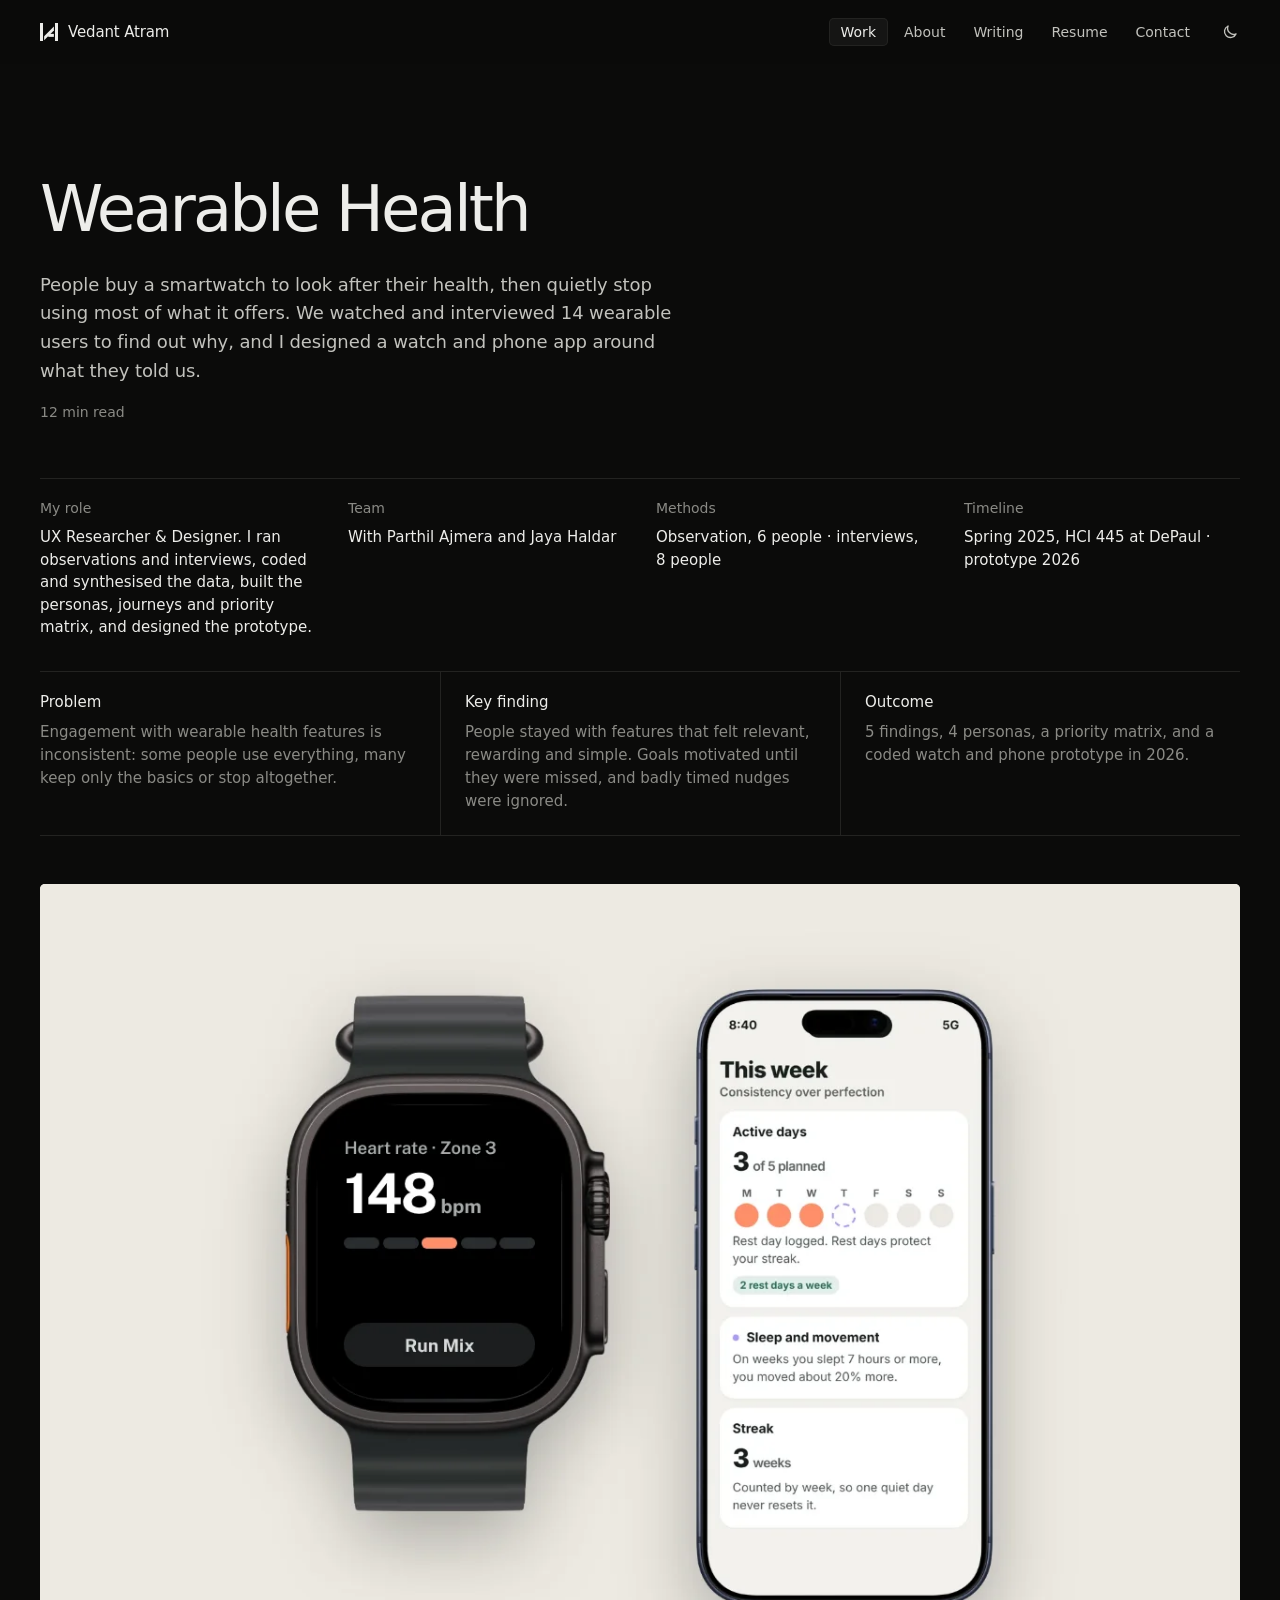
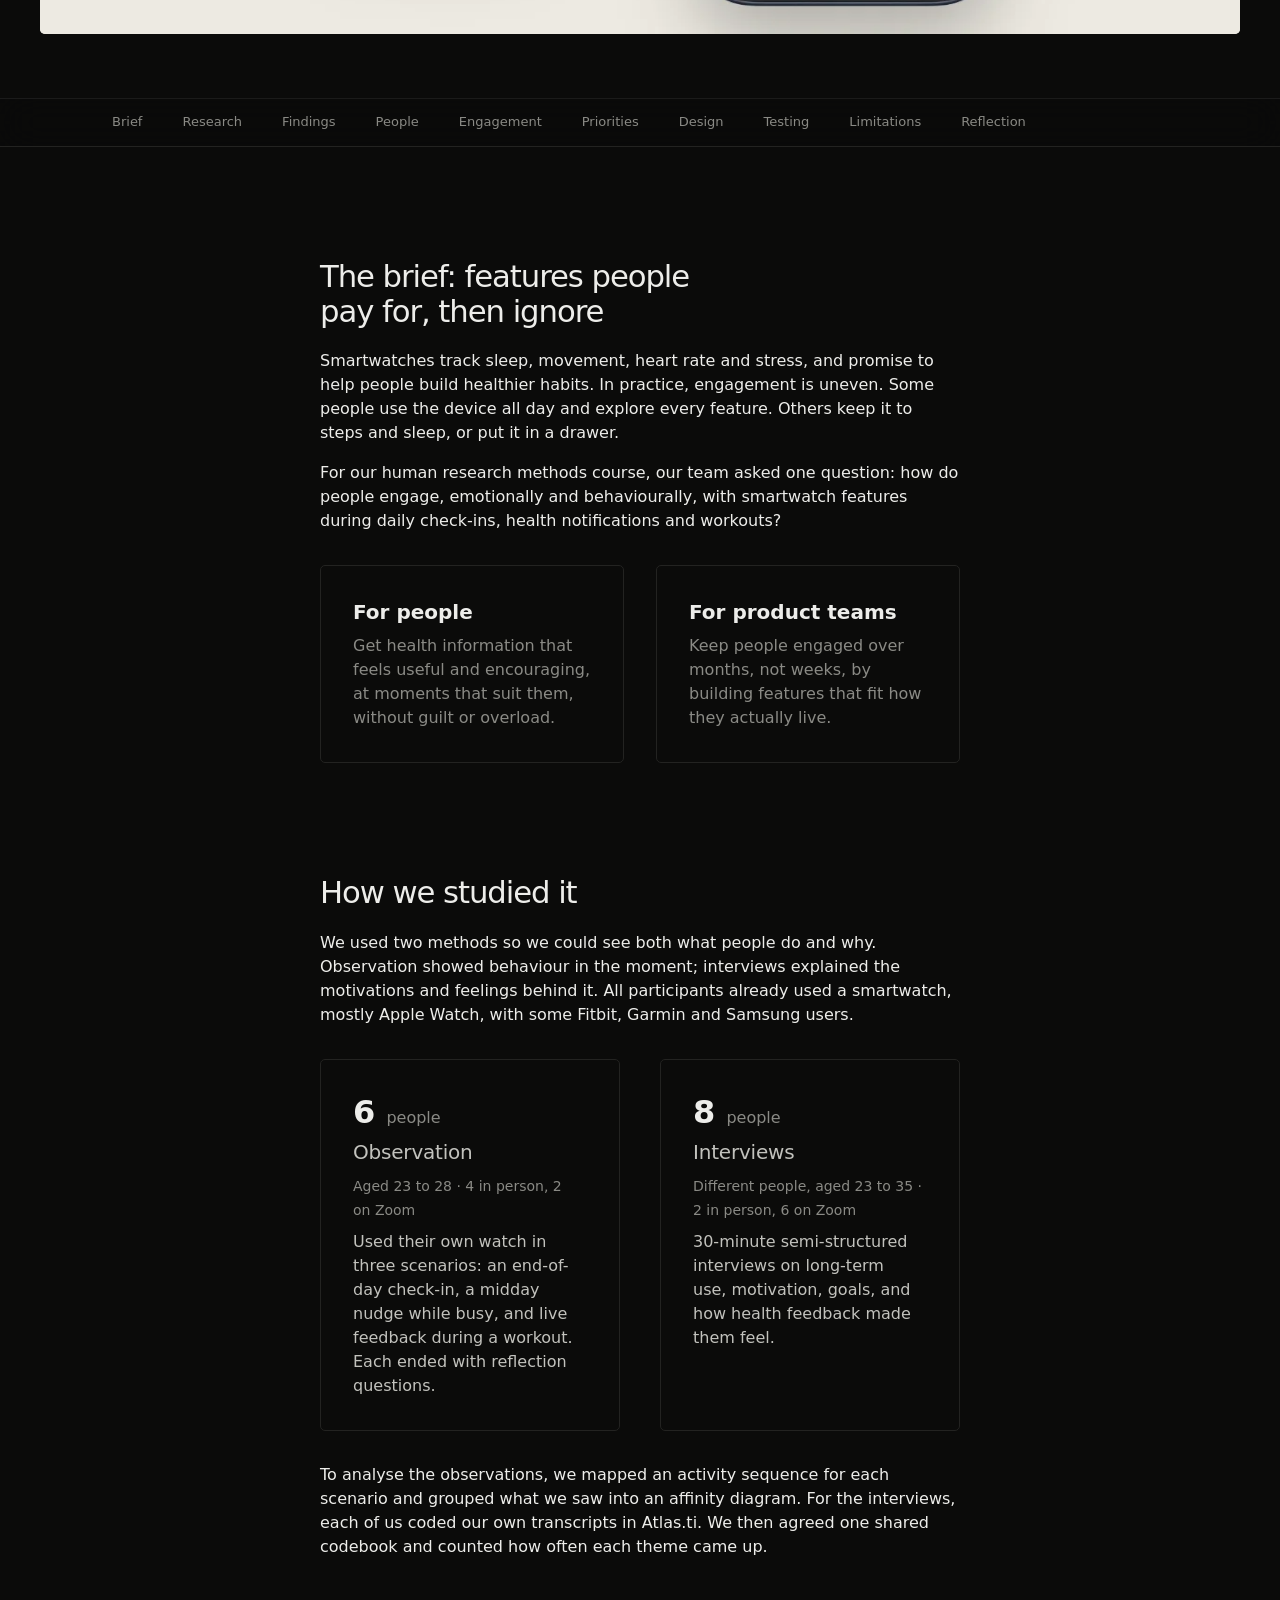
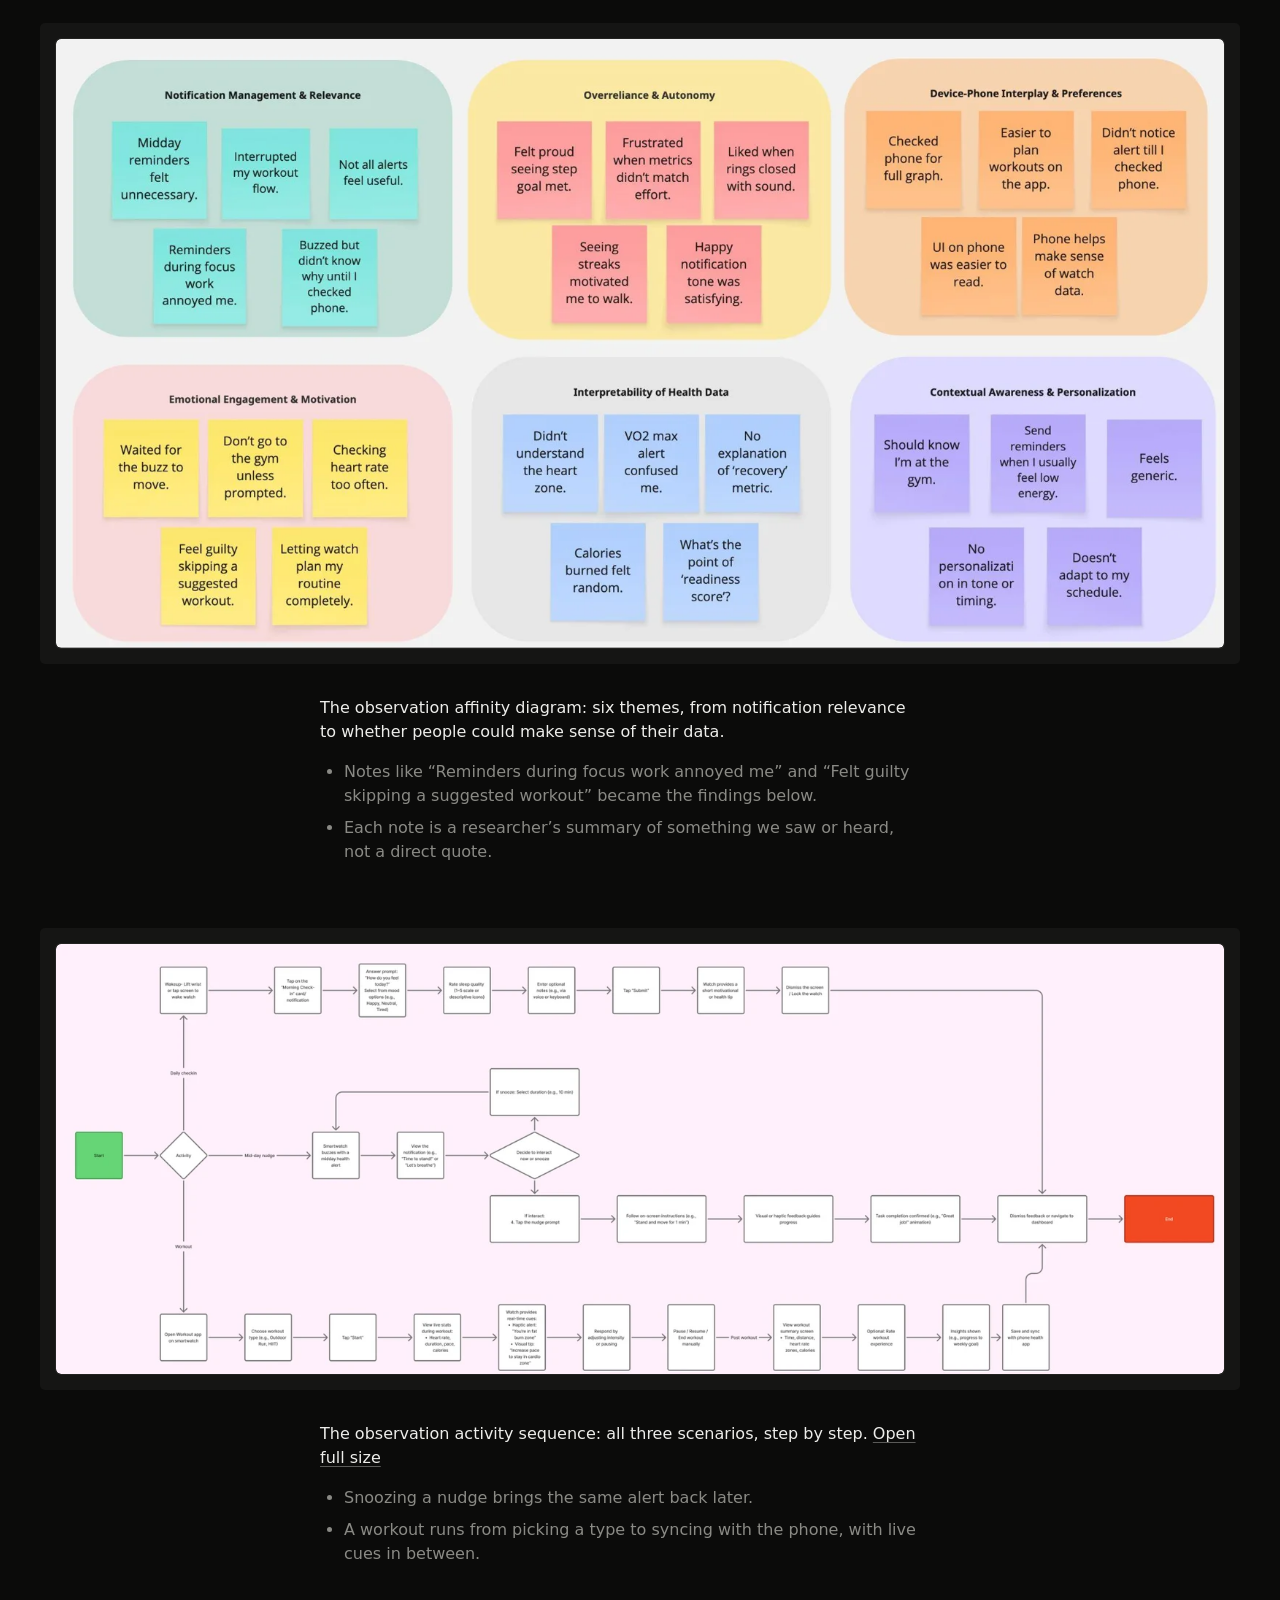
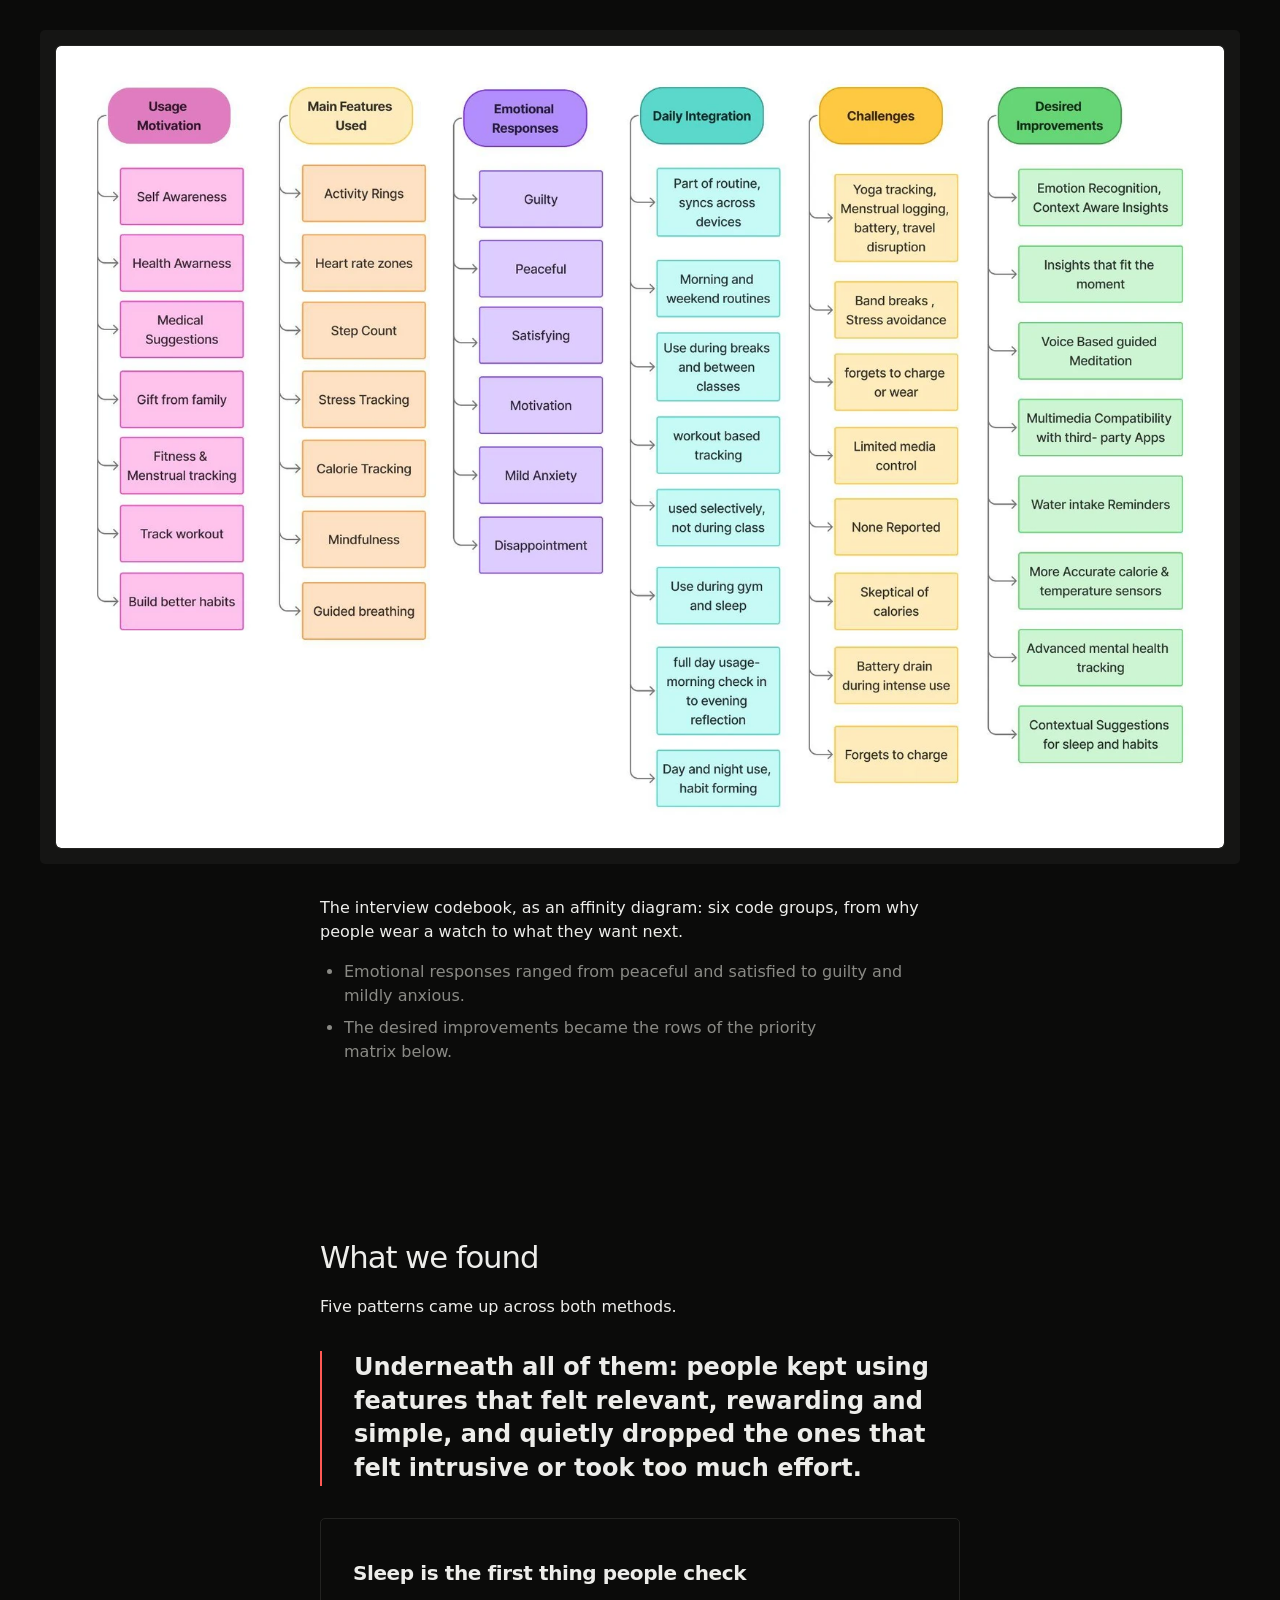
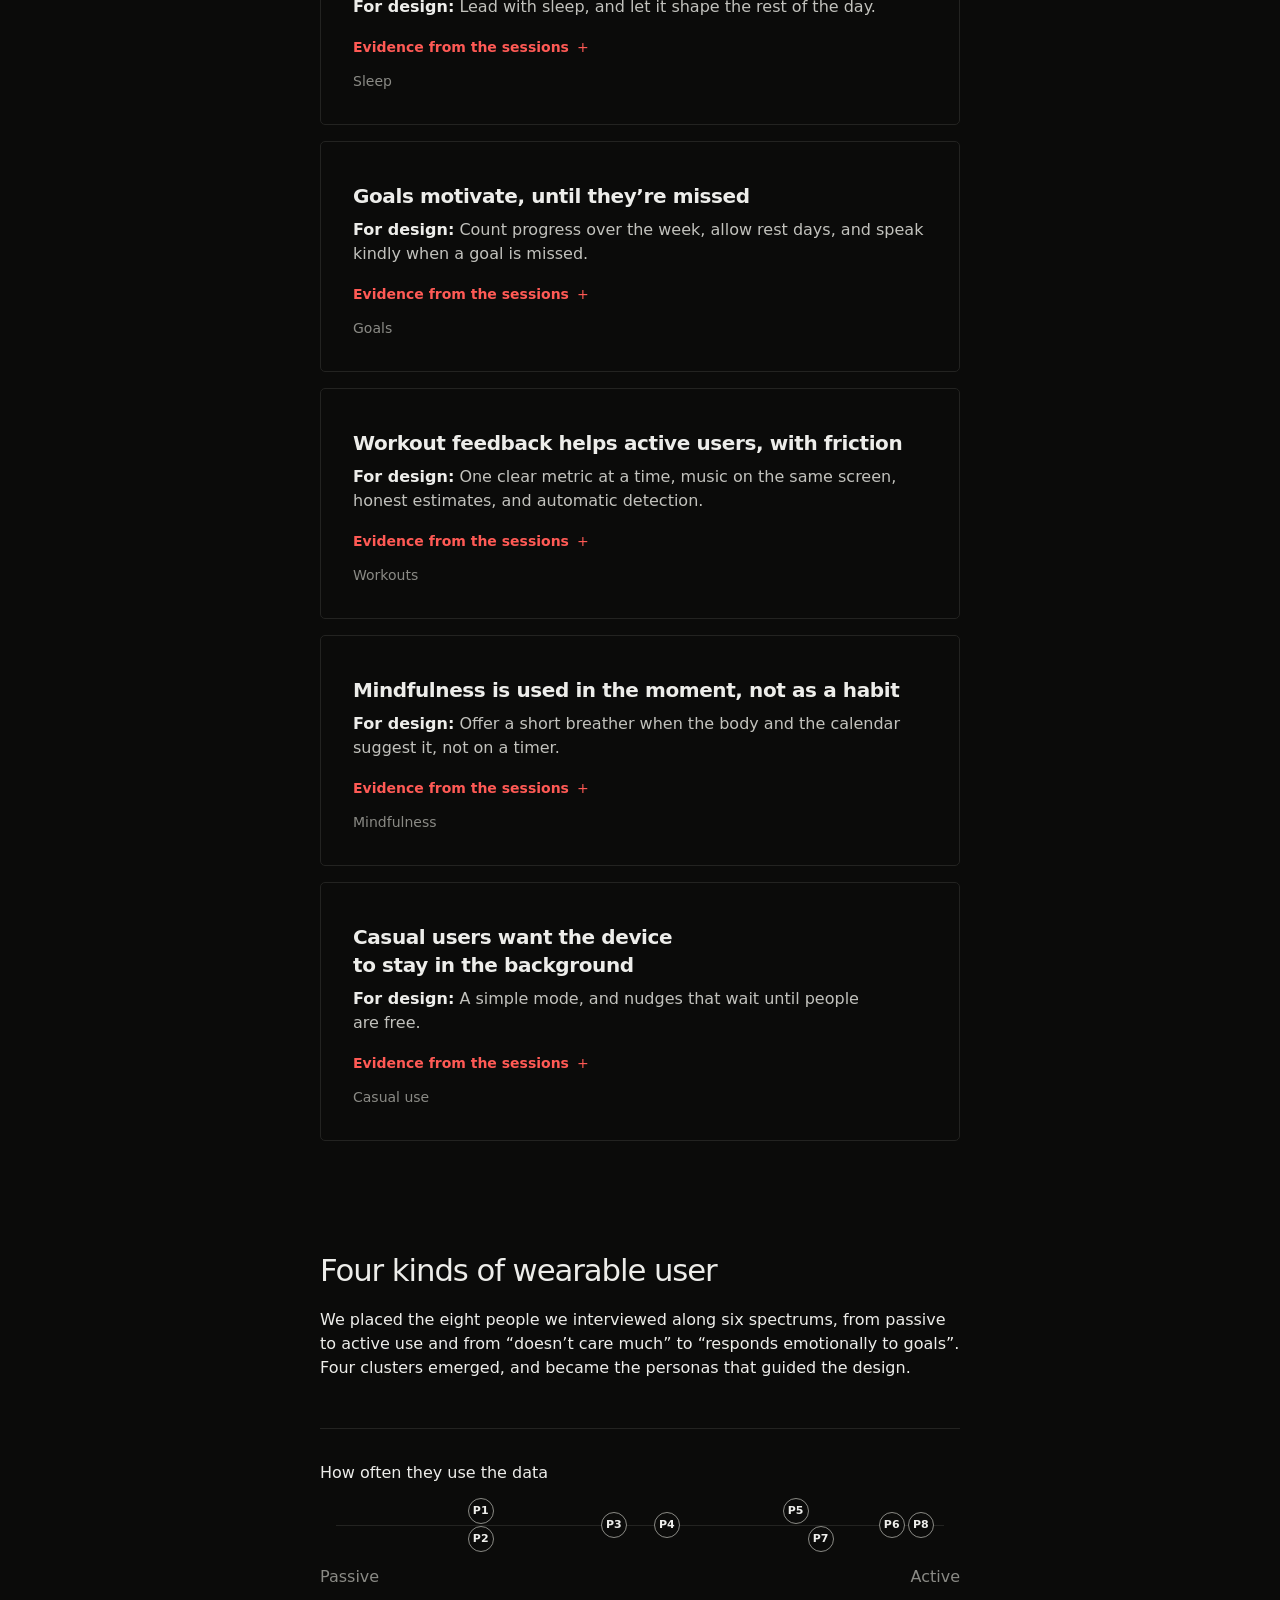
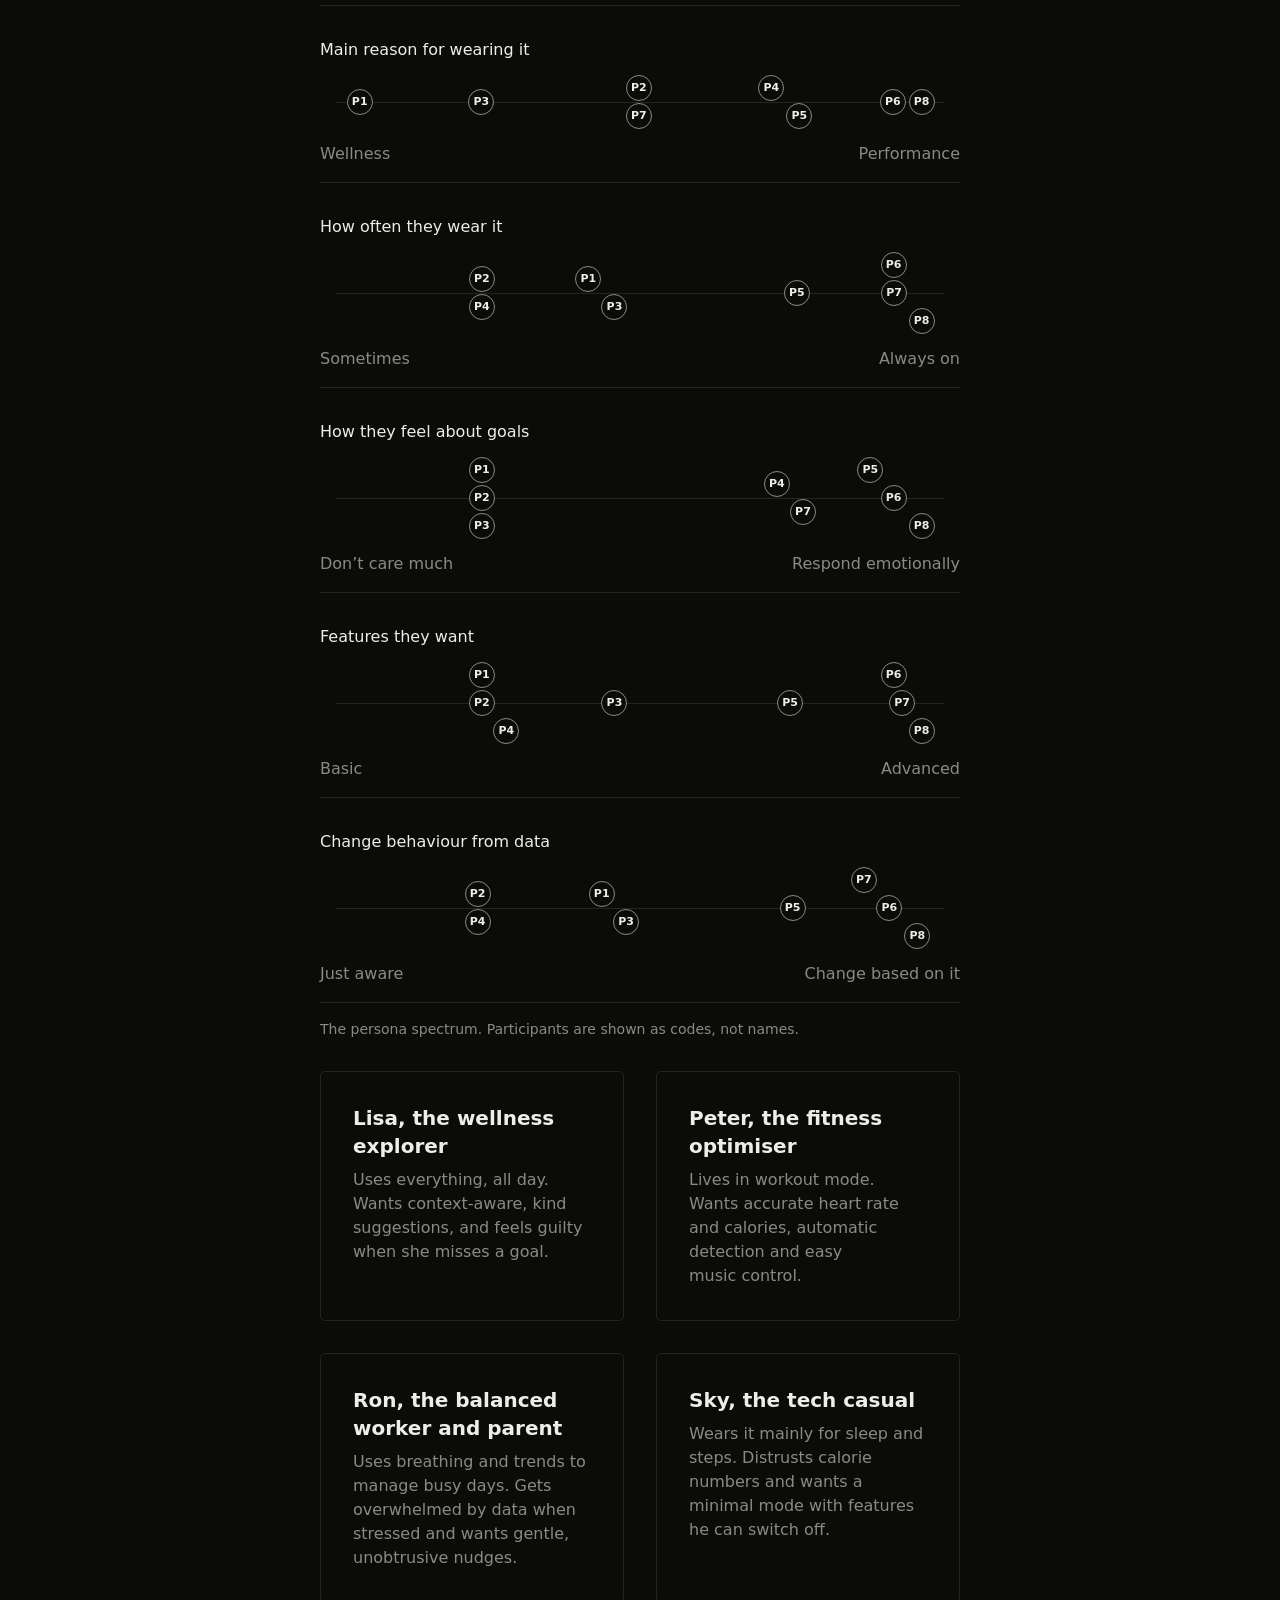
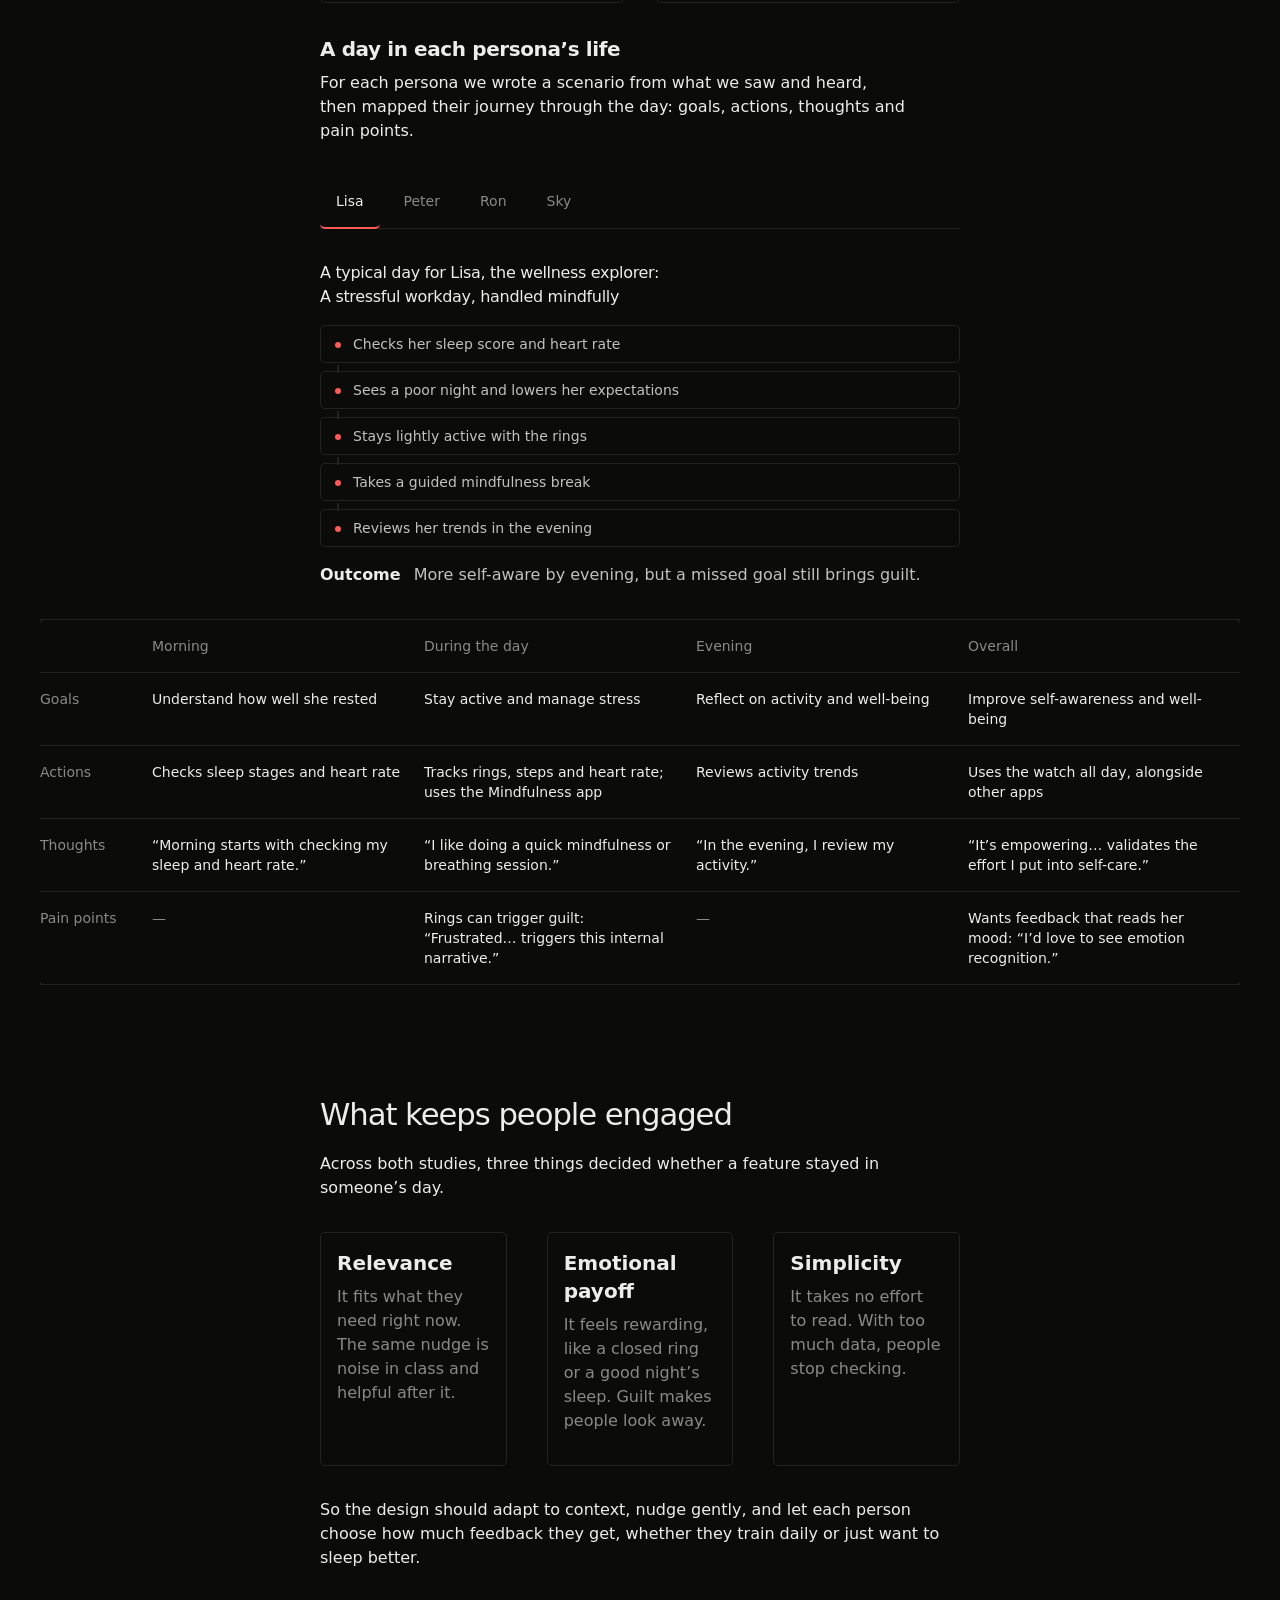
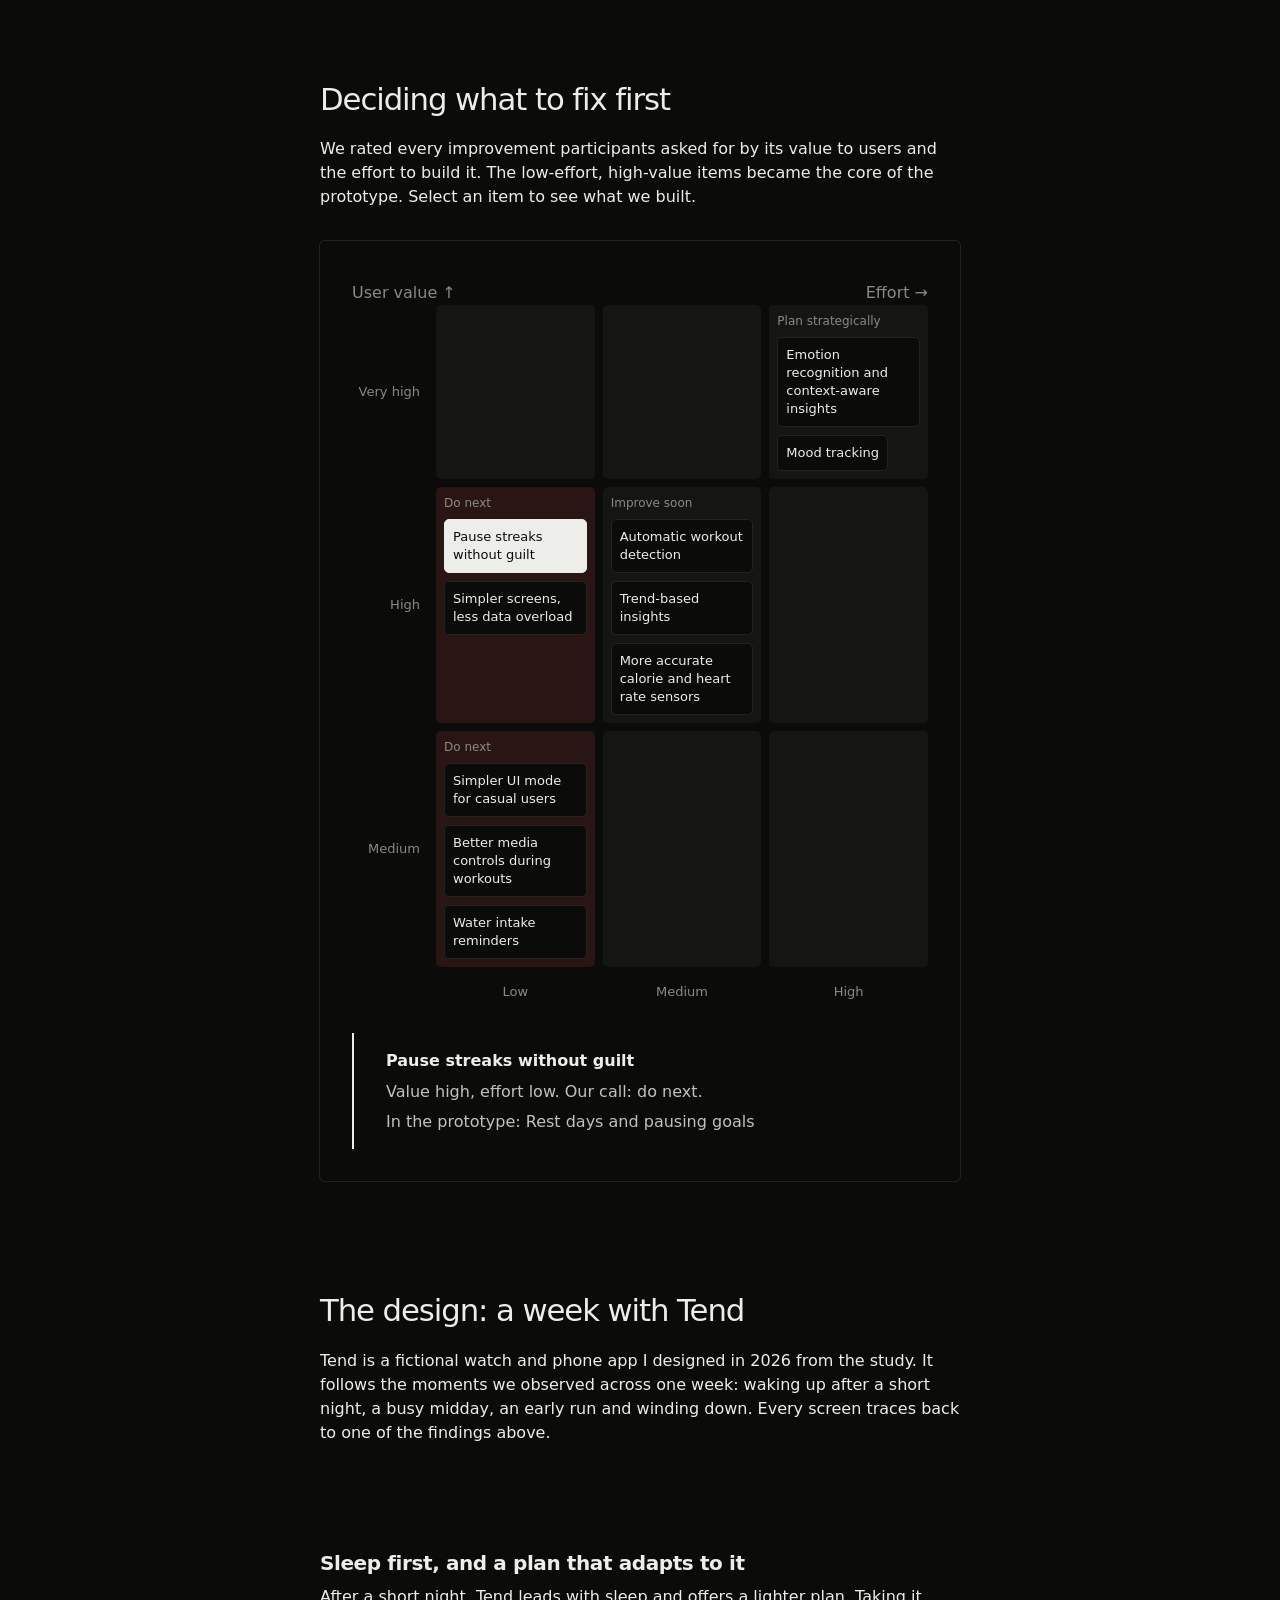
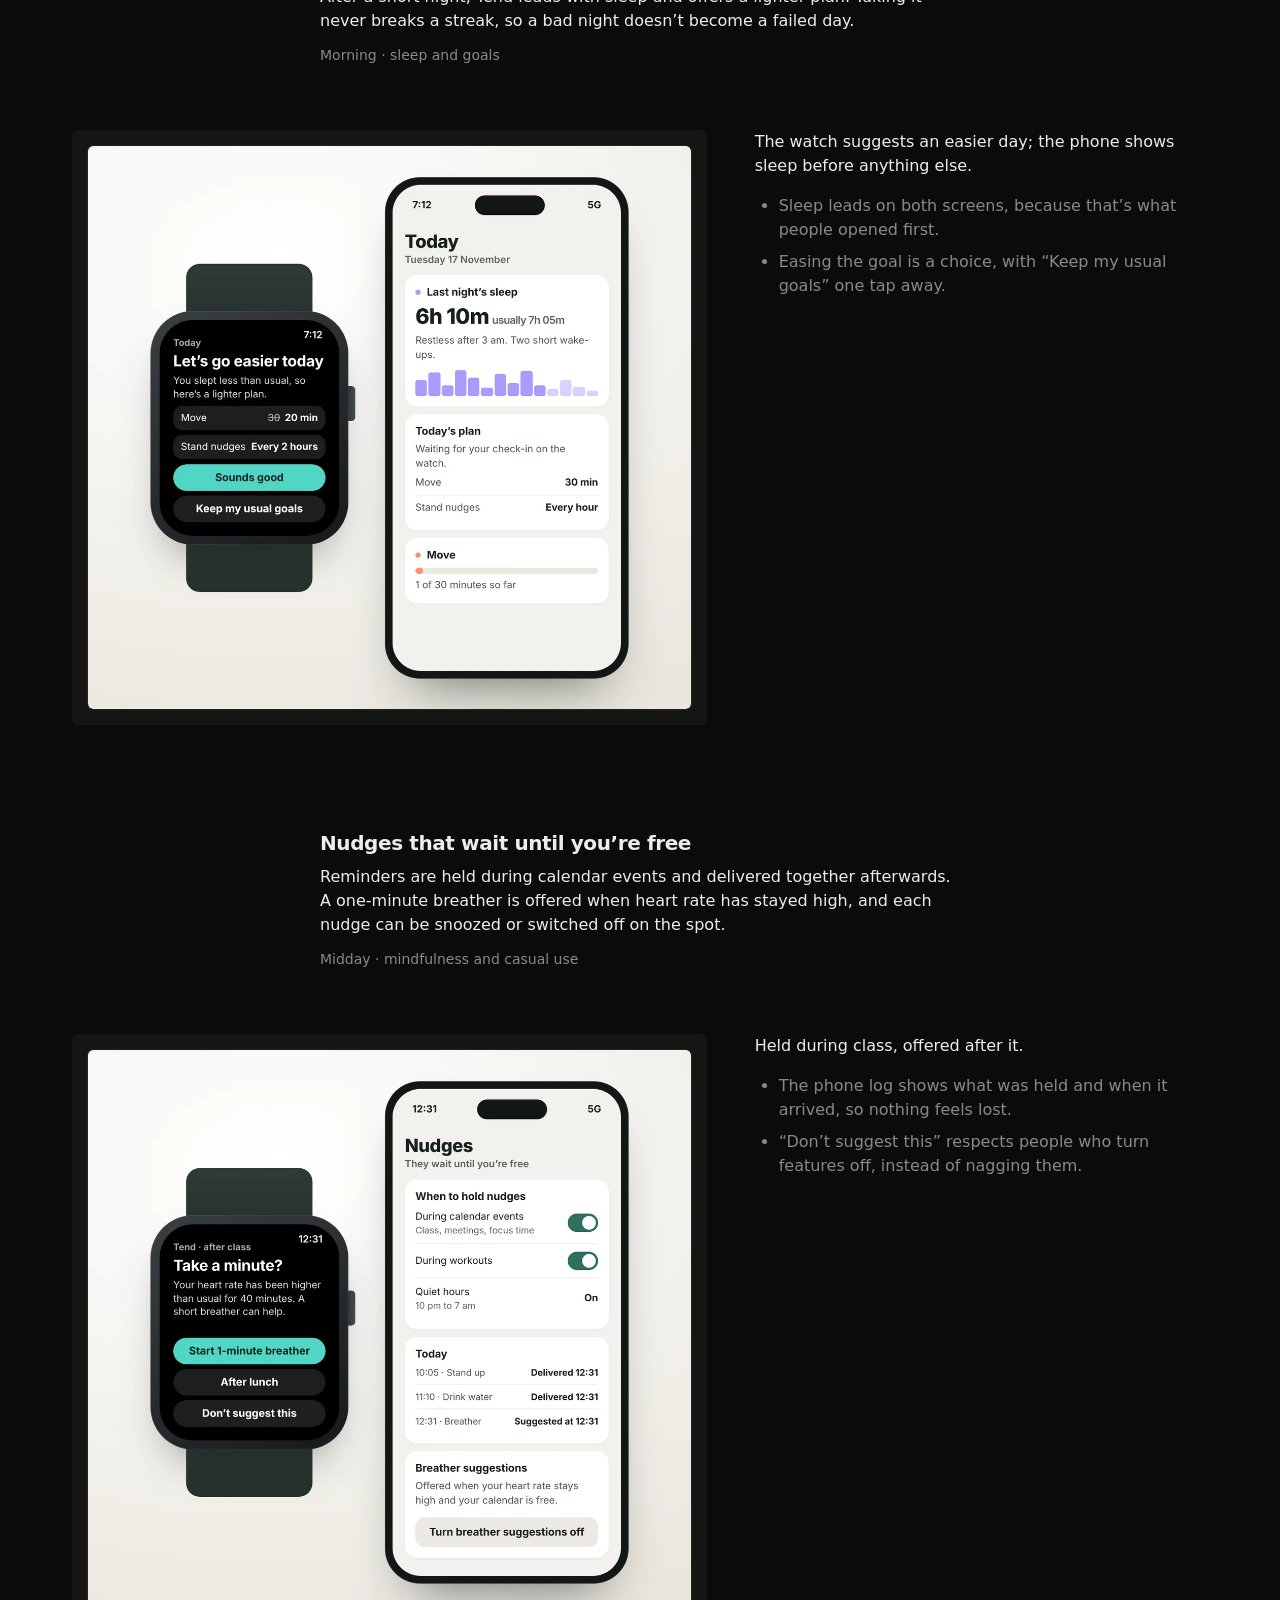
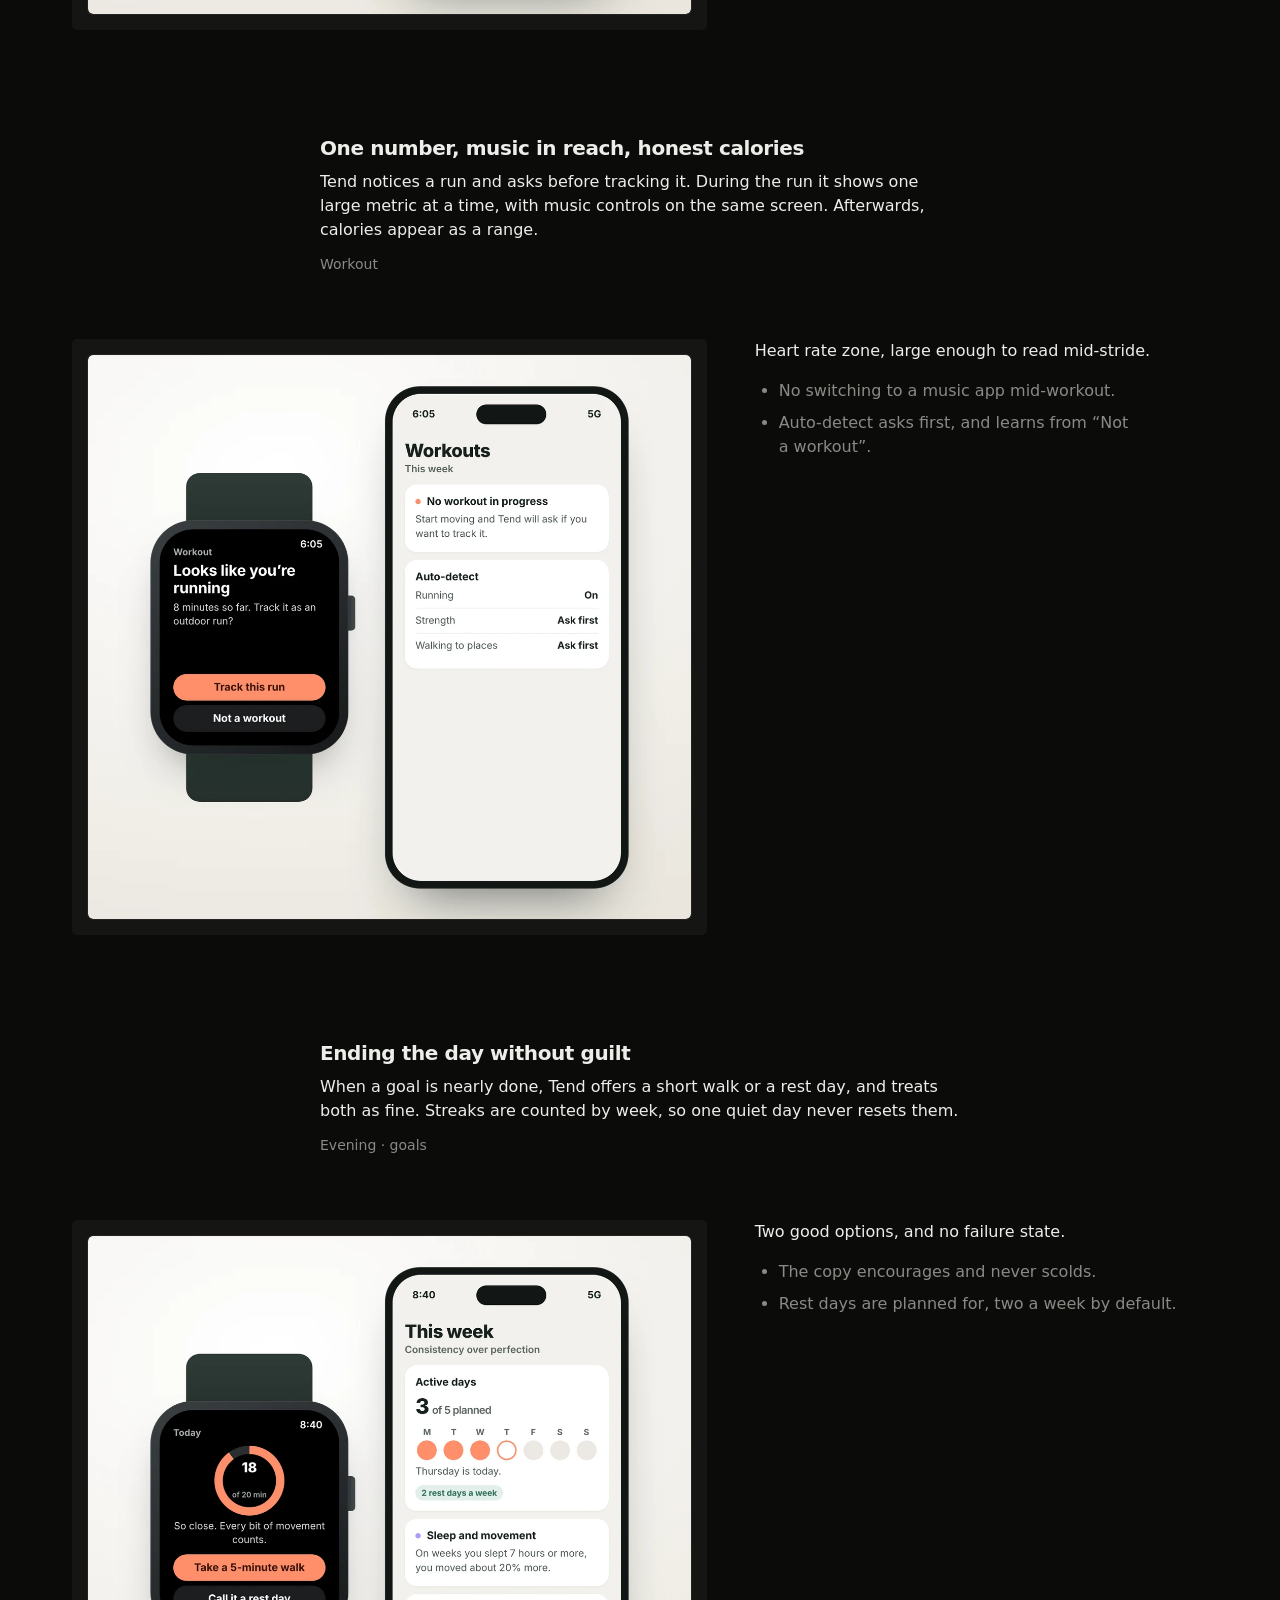
<file: wearable-health.html>
<!DOCTYPE html>
<html lang="en">
<head>
<meta charset="utf-8">
<meta http-equiv="Content-Security-Policy" content="default-src 'self'; script-src 'self' 'unsafe-inline'; style-src 'self' 'unsafe-inline' https://fonts.googleapis.com; font-src 'self' https://fonts.gstatic.com; img-src 'self' data:; media-src 'self'; connect-src 'self'; object-src 'none'; frame-src 'none'; base-uri 'self'; form-action 'self'; upgrade-insecure-requests">
<meta name="referrer" content="strict-origin-when-cross-origin">
<link rel="icon" href="favicon.svg" type="image/svg+xml">
<meta name="viewport" content="width=device-width, initial-scale=1">
<title>Wearable Health · Vedant Atram</title>
<meta name="description" content="Why people quietly stop using their smartwatch: observation and interviews with 14 users, and a watch and phone app designed from the findings.">
<link rel="canonical" href="https://atrams.cc/wearable-health.html">
<meta property="og:type" content="article">
<meta property="og:site_name" content="Vedant Atram">
<meta property="og:title" content="Wearable Health · Vedant Atram">
<meta property="og:description" content="Why people quietly stop using their smartwatch: observation and interviews with 14 users, and a watch and phone app designed from the findings.">
<meta property="og:url" content="https://atrams.cc/wearable-health.html">
<meta property="og:image" content="https://atrams.cc/assets/og-wh.jpg">
<meta property="og:image:width" content="1200">
<meta property="og:image:height" content="630">
<meta name="twitter:card" content="summary_large_image">
<link rel="preconnect" href="https://fonts.googleapis.com">
<link rel="preconnect" href="https://fonts.gstatic.com" crossorigin>
<link href="https://fonts.googleapis.com/css2?family=Geist:wght@400;500;600&display=swap" rel="stylesheet">
<script>(function(){var m;try{m=localStorage.getItem("io-mode")}catch(e){}if(!m){var t=document.documentElement.getAttribute("data-theme");m="dark"}document.documentElement.setAttribute("data-mode",m);document.documentElement.classList.add("js")})();</script>
<style>
/* Tokens
   Spacing: 16px grid. 8px is the half step for tight pairs, 4px only for hairline nudges.
   Colour 60-30-10: 60 neutral ground (--bg), 30 ink and surfaces (--text, --surface, --mat, --line), 10 one accent (--accent). */
:root {
  --s-1: 4px; --s0: 8px; --s1: 16px; --s2: 32px; --s3: 48px; --s4: 64px; --s5: 96px; --s6: 128px;
  --r-s: 8px; --r-m: 16px; --r-l: 24px;
  --bg: #FAFAF9; --surface: #FFFFFF; --mat: #F1F1EF; --text: #010400; --soft: #3D3D3D; --muted: #6B6B6B; --line: #E4E4E1;
  --accent: #1A3DFF; --accent-ink: #FFFFFF; --accent-soft: rgba(26,61,255,.08);
  --sans: "Inter", system-ui, -apple-system, "Segoe UI", sans-serif;
  --display: "Plus Jakarta Sans", "Inter", system-ui, sans-serif;
  color-scheme: light;
}
:root[data-mode="dark"] {
  --bg: #141414; --surface: #1C1C1C; --mat: #222222; --text: #F2F2F0; --soft: #CACAC7; --muted: #9A9A97; --line: #2D2D2D;
  --accent: #8FA2FF; --accent-ink: #010400; --accent-soft: rgba(143,162,255,.12);
  color-scheme: dark;
}
* { box-sizing: border-box; }
html { font-size: 100%; scroll-behavior: smooth; }
body { margin: 0; background: var(--bg); color: var(--soft); font-family: var(--sans); font-size: 16px; line-height: 24px; font-weight: 400; transition: background-color .3s, color .3s; }
@media (prefers-reduced-motion: reduce) { html { scroll-behavior: auto; } *, *::before, *::after { animation: none !important; transition: none !important; } }
h1, h2, h3, h4 { font-family: var(--display); color: var(--text); margin: 0; font-weight: 500; text-wrap: balance; }
p { margin: 0; }
a { color: var(--text); text-underline-offset: 4px; text-decoration-thickness: 1px; text-decoration-color: color-mix(in srgb, var(--accent) 60%, transparent); transition: color .2s, text-decoration-color .2s; }
a:hover { color: var(--accent); text-decoration-color: var(--accent); }
img, video { max-width: 100%; display: block; }
:focus-visible { outline: 2px solid var(--accent); outline-offset: 4px; border-radius: var(--r-s); }
.vh { position: absolute; width: 1px; height: 1px; overflow: hidden; clip: rect(0 0 0 0); white-space: nowrap; }
.skip { position: absolute; left: var(--s1); top: -80px; z-index: 30; background: var(--text); color: var(--bg); padding: var(--s0) var(--s1); border-radius: var(--r-s); }
.skip:focus { top: var(--s1); }
.todo { display: inline-block; border: 1px dashed var(--muted); color: var(--muted); border-radius: var(--r-s); padding: 0 var(--s0); font-size: 14px; }

/* Layout: one 672px reading column (42 x 16), 1088px media column (68 x 16) */
.col { max-width: calc(672px + 2 * var(--s2)); margin: 0 auto; padding: 0 var(--s2); }
.wide { max-width: calc(1088px + 2 * var(--s2)); margin-left: auto; margin-right: auto; padding: 0 var(--s2); }
@media (max-width: 575.98px) { .col, .wide { padding: 0 var(--s1); } }

/* Nav */
.nav { position: sticky; top: 0; z-index: 20; display: flex; justify-content: space-between; align-items: center; height: 64px; padding: 0 var(--s2); border-bottom: 1px solid transparent; transition: border-color .2s; background: color-mix(in srgb, var(--bg) 84%, transparent); backdrop-filter: blur(12px); -webkit-backdrop-filter: blur(12px); }
.nav.scrolled { border-bottom-color: var(--line); }
.mark { width: 32px; height: 32px; border-radius: 50%; background: var(--text); color: var(--bg); display: grid; place-items: center; font-family: var(--display); font-weight: 600; font-size: 12px; letter-spacing: .02em; text-decoration: none; }
.mark:hover { color: var(--bg); background: var(--accent); }
.nav-r { display: flex; align-items: center; gap: var(--s0); }
.pill { font-size: 14px; line-height: 16px; color: var(--muted); text-decoration: none; padding: var(--s0) var(--s1); border-radius: 999px; border: 1px solid transparent; white-space: nowrap; }
.pill:hover { color: var(--text); }
.pill[aria-current] { color: var(--text); background: var(--surface); border-color: var(--line); }
.mode { width: 32px; height: 32px; border-radius: 50%; border: 0; background: none; color: var(--muted); cursor: pointer; display: grid; place-items: center; padding: 0; }
.mode:hover { color: var(--text); }
.mode svg { width: 16px; height: 16px; }
.mode .moon { display: none; } :root[data-mode="dark"] .mode .sun { display: none; } :root[data-mode="dark"] .mode .moon { display: block; }
@media (max-width: 480px) { .nav { padding: 0 var(--s1); gap: var(--s1); } .nav-r { gap: 0; } .pill { padding: var(--s0) 8px; } }

.logo { flex: none; display: inline-flex; align-items: center; gap: 16px; height: 32px; color: var(--text); text-decoration: none; border-radius: var(--r-s); }
.logo .lm { width: 24px; height: 24px; flex: none; display: block; }
.logo .lw { font-family: var(--display); font-weight: 600; font-size: 17px; line-height: 24px; letter-spacing: -.01em; white-space: nowrap; }
.logo:hover { color: var(--text); opacity: .72; }

/* Hero: two clean devices on a 16px rhythm, one accent ring */
.hero { padding-top: var(--s2); overflow-x: clip; }
.stage { position: relative; max-width: 1024px; margin: 0 auto; padding: 0 var(--s4) var(--s3) calc(var(--s4) + 96px); }
@media (max-width: 991.98px) { .stage { padding-bottom: var(--s3); } }
.laptop, .phone { margin: 0; }
/* Laptop: thin black bezel, aluminium rim, camera notch, browser window, wedge base */
.laptop { position: relative; container-type: inline-size; }
.lid { position: relative; background: #0B0B0C; border-radius: 2.2cqw 2.2cqw .6cqw .6cqw; padding: 1.5cqw 1.5cqw 2cqw; box-shadow: 0 0 0 1px #A9AAAD, inset 0 0 0 1px #2A2A2C, 0 4cqw 8cqw -5cqw rgba(0,0,0,.45); }
.lid::before { content: ""; position: absolute; z-index: 3; top: 1.5cqw; left: 50%; width: 8cqw; height: 1.6cqw; transform: translateX(-50%); background: #0B0B0C; border-radius: 0 0 .8cqw .8cqw; }
.lid::after { content: ""; position: absolute; z-index: 4; top: 1.85cqw; left: 50%; width: .6cqw; height: .6cqw; transform: translateX(-50%); border-radius: 50%; background: #1E2433; box-shadow: inset 0 0 0 .12cqw #2F3850; }
.scr { position: relative; aspect-ratio: 16 / 10; overflow: hidden; border-radius: .6cqw; background: #fff; display: flex; flex-direction: column; }
.chrome { flex: none; height: 5.3%; display: flex; align-items: center; gap: .8cqw; padding: 0 1.4cqw; background: #F2F2F4; border-bottom: 1px solid #E1E1E4; }
.chrome i { width: .9cqw; height: .9cqw; border-radius: 50%; background: #D9D9DC; }
.chrome i:nth-child(1) { background: #FF5F57; } .chrome i:nth-child(2) { background: #FEBC2E; } .chrome i:nth-child(3) { background: #28C840; }
.chrome b { margin-left: 2.4cqw; width: 30%; height: 2.2cqw; border-radius: .6cqw; background: #fff; box-shadow: inset 0 0 0 1px #E1E1E4; font: 500 1cqw/2.2cqw var(--sans); color: #6B6B6B; text-align: left; padding-left: 1.2cqw; letter-spacing: .01em; }
.vp { position: relative; flex: 1; overflow: hidden; }
.vp img { width: 100%; height: 100%; object-fit: cover; object-position: top; display: block; }
.base { position: relative; height: 1.8cqw; margin: 0 -7%; background: linear-gradient(180deg, #F1F1F2 0%, #D3D4D6 45%, #A6A7AA 100%); border-radius: .3cqw .3cqw 4cqw 4cqw / .3cqw .3cqw 1.6cqw 1.6cqw; }
.base::before { content: ""; position: absolute; top: 0; left: 50%; width: 14%; height: 45%; transform: translateX(-50%); background: linear-gradient(180deg, #BDBEC1, #D9DADC); border-radius: 0 0 1cqw 1cqw; }
.base::after { content: ""; position: absolute; left: 6%; right: 6%; bottom: -1.6cqw; height: 1.6cqw; background: radial-gradient(50% 50% at 50% 0, rgba(0,0,0,.22), transparent 70%); }
:root[data-mode="dark"] .lid { box-shadow: 0 0 0 1px #5A5B5E, inset 0 0 0 1px #2A2A2C, 0 4cqw 8cqw -5cqw rgba(0,0,0,.7); }
:root[data-mode="dark"] .base { background: linear-gradient(180deg, #6A6B6E 0%, #4A4B4E 45%, #2E2F31 100%); }
:root[data-mode="dark"] .base::before { background: linear-gradient(180deg, #3A3B3D, #55565A); }
.ring { position: absolute; border-radius: 6px; box-shadow: 0 0 0 2px var(--accent); }
:root[data-mode="dark"] .ring { box-shadow: 0 0 0 2px #1A3DFF; }
/* Phone: titanium rim, black bezel, dynamic island, status bar, side buttons */
.phone { position: absolute; left: var(--s2); bottom: var(--s3); width: 18%; container-type: inline-size; }
.ph { position: relative; background: #111113; border-radius: 15cqw; padding: 3.4cqw; box-shadow: inset 0 0 0 .9cqw #3B3B3E, inset 0 0 0 1.4cqw #111113, 0 0 0 1px #77777C, 0 10cqw 20cqw -10cqw rgba(0,0,0,.55); }
.ph::before { content: ""; position: absolute; z-index: 3; top: 6.2cqw; left: 50%; width: 30cqw; height: 8.6cqw; transform: translateX(-50%); background: #000; border-radius: 99px; }
.phone .p-scr { position: relative; aspect-ratio: 390 / 844; overflow: hidden; border-radius: 11.5cqw; background: #ECECEE; display: flex; flex-direction: column; }
.sbar { flex: none; height: 6.4%; display: flex; align-items: center; justify-content: space-between; padding: 1.5cqw 8cqw 0 10cqw; font: 600 4.2cqw/1 var(--sans); color: #010400; background: #ECECEE; }
.sbar .icons { display: flex; align-items: center; gap: 1.6cqw; }
.sbar .bars { display: flex; align-items: flex-end; gap: .6cqw; height: 3cqw; }
.sbar .bars i { width: .9cqw; background: #010400; border-radius: .3cqw; }
.sbar .bars i:nth-child(1) { height: 35%; } .sbar .bars i:nth-child(2) { height: 55%; } .sbar .bars i:nth-child(3) { height: 78%; } .sbar .bars i:nth-child(4) { height: 100%; }
.sbar .batt { position: relative; width: 6.6cqw; height: 3.2cqw; border-radius: 1cqw; box-shadow: inset 0 0 0 .35cqw rgba(1,4,0,.4); padding: .6cqw; }
.sbar .batt::before { content: ""; display: block; height: 100%; width: 80%; border-radius: .5cqw; background: #010400; }
.sbar .batt::after { content: ""; position: absolute; right: -1.1cqw; top: 1.05cqw; width: .7cqw; height: 1.1cqw; border-radius: 0 .4cqw .4cqw 0; background: rgba(1,4,0,.4); }
.p-scr .pv { flex: 1; overflow: hidden; }
.phone img { width: 100%; height: 100%; object-fit: cover; object-position: top; display: block; }
.ph .sb { position: absolute; width: 1.4cqw; border-radius: .6cqw; background: #2C2C2F; }
.ph .sb.l1 { left: -1.2cqw; top: 22%; height: 7%; } .ph .sb.l2 { left: -1.2cqw; top: 31%; height: 11%; } .ph .sb.l3 { left: -1.2cqw; top: 44%; height: 11%; } .ph .sb.r1 { right: -1.2cqw; top: 31%; height: 16%; }
.bubble { position: absolute; right: var(--s5); bottom: 0; width: 320px; background: var(--surface); color: var(--text); border: 1px solid var(--line); border-radius: var(--r-m); padding: var(--s1); display: grid; gap: var(--s0); box-shadow: 0 16px 32px -24px rgba(0,0,0,.35); }
.bubble .lab, .bubble-m .lab { display: flex; align-items: center; gap: var(--s0); font-size: 12px; line-height: 16px; font-weight: 600; color: var(--accent); }
.bubble .lab::before, .bubble-m .lab::before { content: ""; width: 8px; height: 8px; border-radius: 50%; background: var(--accent); }
.say { font-size: 14px; line-height: 24px; }
.bubble-m { display: none; }
.laptop { animation: lift .9s cubic-bezier(.2,.8,.2,1) both; }
.phone { animation: rise .9s .25s cubic-bezier(.2,.8,.2,1) both; }
.bubble { animation: rise .5s .9s cubic-bezier(.2,.8,.2,1) both; }
@keyframes lift { from { opacity: 0; transform: translateY(32px); } to { opacity: 1; transform: none; } }
@keyframes rise { from { opacity: 0; transform: translateY(16px); } to { opacity: 1; transform: none; } }
@media (max-width: 991.98px) { .bubble { display: none; } .bubble-m { display: grid; gap: var(--s0); max-width: 672px; margin: var(--s2) auto 0; background: var(--surface); border: 1px solid var(--line); border-radius: var(--r-m); padding: var(--s1); font-size: 16px; line-height: 24px; color: var(--text); } }
@media (max-width: 767.98px) { .stage { padding: 0 var(--s1) var(--s1); } .phone { display: none; } .lid { padding: 8px 8px 16px; } .bubble-m { margin: var(--s2) var(--s1) 0; } }

.title { text-align: center; padding-top: var(--s4); }
.title h1 { font-size: clamp(40px, 5vw, 64px); line-height: 1.125; font-weight: 500; letter-spacing: -.02em; }
.title p { margin: var(--s1) auto 0; max-width: 560px; font-size: 16px; line-height: 24px; color: var(--muted); }
.cta { margin-top: var(--s2); display: flex; justify-content: center; align-items: center; gap: var(--s2); flex-wrap: wrap; }
.pill-link { font-size: 14px; line-height: 16px; color: var(--text); }
.meta { display: grid; grid-template-columns: repeat(3, minmax(0, 1fr)); gap: var(--s2); margin: var(--s3) auto 0; padding: var(--s2) 0; border-top: 1px solid var(--line); border-bottom: 1px solid var(--line); text-align: left; }
.meta dt { color: var(--muted); font-size: 14px; line-height: 24px; margin-bottom: var(--s0); }
.meta dd { margin: 0; color: var(--text); font-size: 16px; line-height: 24px; }
@media (max-width: 767.98px) { .meta { grid-template-columns: 1fr; gap: var(--s1); } }

/* Story sections: 96px between sections, 32px inside */
.sec { padding-top: var(--s5); }
.sec + .sec { margin-top: var(--s5); border-top: 1px solid var(--line); }
.sec h2 { font-size: clamp(28px, 3vw, 32px); line-height: 40px; letter-spacing: -.015em; margin-bottom: var(--s1); }
.sec h3 { font-size: 20px; line-height: 32px; margin: var(--s2) 0 var(--s0); }
.sec h3.h4, .foot h3.h4 { font-size: 16px; line-height: 24px; margin: 0; }
.col > p + p { margin-top: var(--s1); }
.col p { font-size: 16px; line-height: 24px; }
figure { margin: var(--s3) auto; }
figcaption { color: var(--muted); }
.cap { text-align: center; font-style: italic; font-size: 14px; line-height: 24px; color: var(--muted); margin-top: var(--s1); }
@media (max-width: 575.98px) { .sec { padding-top: var(--s4); } .sec + .sec { margin-top: var(--s4); } }

.nums { display: grid; grid-template-columns: repeat(3, minmax(0, 1fr)); gap: var(--s2); margin: var(--s2) 0 0; }
.nums b { display: block; font-family: var(--display); font-weight: 500; font-size: 40px; line-height: 48px; color: var(--accent); letter-spacing: -.03em; }
.nums span { display: block; font-size: 14px; line-height: 24px; color: var(--muted); margin-top: var(--s0); }
.nums a { color: var(--muted); font-size: 12px; line-height: 24px; }
@media (max-width: 767.98px) { .nums { grid-template-columns: 1fr; gap: var(--s2); } }

.quiet-list { margin: var(--s1) 0 0; padding-left: 24px; display: grid; gap: var(--s0); }
.people { display: grid; grid-template-columns: repeat(4, minmax(0, 1fr)); gap: var(--s1); margin-top: var(--s2); }
.people div { border: 1px solid var(--line); border-radius: var(--r-m); padding: var(--s1); background: var(--surface); }
.people b { display: block; font-family: var(--display); font-weight: 500; color: var(--text); font-size: 24px; line-height: 32px; }
.people span { display: block; font-size: 14px; line-height: 24px; color: var(--muted); }
@media (max-width: 767.98px) { .people { grid-template-columns: 1fr 1fr; } }

.finding { margin-top: var(--s2); padding-top: var(--s2); border-top: 1px solid var(--line); }
.finding .k { font-size: 14px; line-height: 24px; color: var(--accent); font-weight: 500; margin-bottom: var(--s0); }
.finding h3 { margin-top: 0; }
blockquote { margin: var(--s1) 0 0; padding-left: var(--s1); border-left: 2px solid var(--line); }

.table { overflow-x: auto; border-top: 1px solid var(--line); }
table { border-collapse: collapse; width: 100%; min-width: 560px; font-size: 16px; line-height: 24px; }
th, td { text-align: left; padding: var(--s1) var(--s1) var(--s1) 0; vertical-align: top; border-bottom: 1px solid var(--line); }
th { color: var(--muted); font-weight: 500; font-size: 14px; }
td:first-child { color: var(--text); width: 30%; }
td:nth-child(2) { width: 38%; }
td.basis { color: var(--muted); font-size: 14px; line-height: 24px; width: 32%; }
td.basis b { display: block; color: var(--accent); font-weight: 500; font-size: 12px; line-height: 16px; letter-spacing: .01em; margin-bottom: var(--s-1); }
.table.bleed { width: min(1088px, 100vw - 64px); margin-left: 50%; transform: translateX(-50%); }
@media (max-width: 767.98px) {
  .table.bleed { width: auto; margin-left: 0; transform: none; }
  table { min-width: 0; }
  thead { position: absolute; width: 1px; height: 1px; overflow: hidden; clip: rect(0 0 0 0); }
  table, tbody, tr, td { display: block; width: auto !important; }
  tr { padding: var(--s1) 0; border-bottom: 1px solid var(--line); }
  td { border: 0; padding: 0; }
  td + td { margin-top: var(--s0); }
  td:first-child { font-weight: 500; }
  td:nth-child(2)::before { content: "Why"; display: block; color: var(--muted); font-size: 12px; line-height: 16px; margin-bottom: var(--s-1); }
}
td:first-child { width: 30%; }


/* Media follows the page theme: light screenshots in light mode, dark in dark */
:root:not([data-mode="dark"]) .tm-d, :root[data-mode="dark"] .tm-l { display: none !important; }
:root[data-mode="dark"] .fr-in, :root[data-mode="dark"] .ba .frame img, :root[data-mode="dark"] .clip video { background: #0F1012; }
:root[data-mode="dark"] .scr { background: #0F1012; }
:root[data-mode="dark"] .chrome { background: #212226; border-bottom-color: #2E3035; }
:root[data-mode="dark"] .chrome b { background: #0F1012; color: #9A9DA6; box-shadow: inset 0 0 0 1px #2E3035; }
:root[data-mode="dark"] .phone .p-scr, :root[data-mode="dark"] .sbar { background: #0F1012; color: #F2F2F4; }
:root[data-mode="dark"] .sbar .bars i, :root[data-mode="dark"] .sbar .batt::before { background: #F2F2F4; }
:root[data-mode="dark"] .sbar .batt { box-shadow: inset 0 0 0 .35cqw rgba(242,242,244,.45); }
:root[data-mode="dark"] .sbar .batt::after { background: rgba(242,242,244,.45); }



/* Responsive + touch-target fixes */
.site-foot { margin-top: var(--s5); }
.sf-in { max-width: calc(1088px + 2 * var(--s2)); margin: 0 auto; padding: 0 var(--s2); }
.sf-row { display: flex; justify-content: space-between; align-items: center; gap: var(--s1) var(--s2); flex-wrap: wrap; padding: var(--s2) 0 var(--s3); border-top: 1px solid var(--line); }
.sf-c { font-size: 14px; line-height: 24px; color: var(--muted); }
.sf-links { list-style: none; margin: 0; padding: 0; display: flex; flex-wrap: wrap; gap: var(--s0) var(--s2); }
.sf-links a { display: inline-block; padding: 8px 0; font-size: 14px; line-height: 24px; color: var(--muted); text-decoration: none; }
.sf-links a:hover { color: var(--accent); }
@media (max-width: 575.98px) { .sf-in { padding: 0 var(--s1); } .sf-row { flex-direction: column-reverse; align-items: flex-start; } .sf-links { gap: var(--s0) var(--s1); } }
@media (max-width: 380px) { .nav { padding: 0 16px; gap: 8px; } .pill { padding: 8px 8px; font-size: 13px; } .logo { min-width: 24px; } .logo .lm { width: 22px; height: 22px; } .mode { width: 28px; } }

.pill-link { display: inline-block; padding: 8px 0; }
.nums a { display: inline-block; padding: 8px 0; }


/* Mobile menu */
.menu-btn { display: none; }
@media (max-width: 767.98px) {
  .nav { padding: 0 var(--s1); gap: var(--s1); }
  .logo .lw { position: static !important; width: auto !important; height: auto !important; overflow: visible !important; clip: auto !important; }
  .nav-r { gap: var(--s0); }
  .menu-btn { display: grid; place-items: center; width: 40px; height: 40px; margin-right: -8px; border: 0; border-radius: 50%; background: none; color: var(--text); cursor: pointer; }
  .menu-btn .bars { position: relative; width: 18px; height: 10px; }
  .menu-btn .bars i { position: absolute; left: 0; right: 0; height: 1.5px; border-radius: 2px; background: currentColor; transition: transform .25s, top .25s; }
  .menu-btn .bars i:first-child { top: 0; } .menu-btn .bars i:last-child { top: 8.5px; }
  .menu-btn[aria-expanded="true"] .bars i:first-child { top: 4.25px; transform: rotate(45deg); }
  .menu-btn[aria-expanded="true"] .bars i:last-child { top: 4.25px; transform: rotate(-45deg); }
  .menu { position: fixed; z-index: 25; top: 64px; left: 0; right: 0; bottom: 0; display: flex; flex-direction: column; padding: var(--s1) var(--s1) var(--s3); background: var(--bg); border-top: 1px solid var(--line); overflow-y: auto; visibility: hidden; opacity: 0; transform: translateY(-8px); transition: opacity .2s, transform .25s cubic-bezier(.2,.8,.2,1), visibility 0s .25s; }
  .menu.open { visibility: visible; opacity: 1; transform: none; transition: opacity .2s, transform .25s cubic-bezier(.2,.8,.2,1); }
  .menu .pill { display: flex; align-items: center; justify-content: space-between; height: 64px; padding: 0 var(--s0) !important; border: 0 !important; border-bottom: 1px solid var(--line) !important; border-radius: 0; background: none !important; font-family: var(--display); font-size: 24px !important; line-height: 32px; font-weight: 500; color: var(--text); }
  .menu .pill[aria-current] { color: var(--accent); }
  .menu .pill[aria-current]::after { content: ""; width: 8px; height: 8px; border-radius: 50%; background: var(--accent); }
  body.menu-open { overflow: hidden; }
  body.menu-open .nav { -webkit-backdrop-filter: none; backdrop-filter: none; background: var(--bg); border-bottom-color: transparent; }
}

/* Site footer (shared by every page) */

/* Section navigation */
:root { --navh: 64px; --toch: 0px; }
.toc { position: sticky; top: var(--navh); z-index: 19; background: color-mix(in srgb, var(--bg) 88%, transparent); backdrop-filter: blur(12px); -webkit-backdrop-filter: blur(12px); border-bottom: 1px solid var(--line); margin-top: var(--s4); }
.toc ol { list-style: none; margin: 0 auto; padding: var(--s0) var(--s2); max-width: calc(1088px + 2 * var(--s2)); display: flex; gap: var(--s-1); overflow-x: auto; scrollbar-width: none; -webkit-mask-image: linear-gradient(90deg, transparent 0, #000 var(--s2), #000 calc(100% - var(--s2)), transparent 100%); mask-image: linear-gradient(90deg, transparent 0, #000 var(--s2), #000 calc(100% - var(--s2)), transparent 100%); }
.toc ol::-webkit-scrollbar { display: none; }
.toc a { display: block; white-space: nowrap; font-size: 14px; line-height: 16px; color: var(--muted); text-decoration: none; padding: var(--s0) var(--s1); border-radius: 999px; transition: color .2s, background-color .2s; }
.toc a:hover { color: var(--text); }
.toc a[aria-current] { color: var(--accent); background: var(--accent-soft); }
.sec { scroll-margin-top: calc(var(--navh) + var(--toch) + var(--s1)); }
@media (max-width: 575.98px) { .toc ol { padding: var(--s0) var(--s1); } }
@media (min-width: 1400px) {
  .toc { position: fixed; top: 50%; left: max(var(--s2), calc(50vw - 576px - 208px)); transform: translateY(-50%); margin: 0; background: none; backdrop-filter: none; -webkit-backdrop-filter: none; border: 0; opacity: 0; visibility: hidden; transition: opacity .4s, visibility .4s; }
  .toc.show { opacity: 1; visibility: visible; }
  .toc ol { flex-direction: column; gap: 0; padding: 0; -webkit-mask-image: none; mask-image: none; overflow: visible; }
  .toc a { position: relative; padding: var(--s0) 0 var(--s0) var(--s2); border-radius: 0; }
  .toc a::before { content: ""; position: absolute; left: 0; top: 50%; width: var(--s0); height: 1px; background: var(--line); transition: width .25s, background-color .25s; }
  .toc a[aria-current] { background: none; }
  .toc a[aria-current]::before { width: var(--s1); height: 2px; margin-top: -1px; background: var(--accent); }
}
/* Section reveal */
.js .sec { opacity: 0; transform: translateY(var(--s2)); transition: opacity .7s ease, transform .7s cubic-bezier(.2,.8,.2,1); }
.js .sec.in { opacity: 1; transform: none; }
@media (prefers-reduced-motion: reduce) { .js .sec { opacity: 1; transform: none; } }
@media print { .toc { display: none; } .js .sec { opacity: 1; transform: none; } }

/* Media frames: one mat, one hairline, one radius pair (16 outside, 8 inside) */
.frame { background: var(--mat); border-radius: var(--r-m); padding: var(--s1); }
.fr-in { position: relative; border-radius: var(--r-s); overflow: hidden; background: #fff; box-shadow: 0 0 0 1px var(--line); }
.fr-in img { width: 100%; height: 100%; }
.box { position: absolute; border-radius: 6px; opacity: 0; pointer-events: none; box-shadow: 0 0 0 2px var(--accent), 0 0 0 9999px rgba(15,16,18,.32); background: transparent; transition: opacity .25s ease; }
.box.on { opacity: 1; }
:root[data-mode="dark"] .box { box-shadow: 0 0 0 2px var(--accent), 0 0 0 9999px rgba(0,0,0,.5); }
.pinwrap { position: relative; padding-right: var(--s2); }
.pins { position: absolute; top: 0; right: 0; bottom: 0; width: var(--s2); }
.pin { position: absolute; left: 50%; width: 24px; height: 24px; margin-left: -8px; border-radius: 50%; background: var(--surface); color: var(--text); box-shadow: inset 0 0 0 1px var(--line); display: grid; place-items: center; font-size: 12px; line-height: 16px; font-weight: 600; font-style: normal; pointer-events: none; transition: background-color .2s, color .2s; }
.pin.on { background: var(--accent); color: var(--accent-ink); box-shadow: none; }
.shot { display: grid; grid-template-columns: minmax(0, 7fr) minmax(0, 5fr); gap: var(--s3); align-items: start; margin: var(--s4) auto; }
.shot:first-child { margin-top: var(--s3); }
@media (max-width: 991.98px) { .shot { grid-template-columns: 1fr; gap: var(--s2); margin: var(--s3) auto; } }
@media (max-width: 575.98px) { .frame { padding: var(--s0); border-radius: 12px; } .fr-in { border-radius: 6px; } .pinwrap { padding-right: 24px; } .pins { width: 24px; } .pin { width: 16px; height: 16px; margin-left: -8px; font-size: 10px; } }
.shot figcaption > p { color: var(--text); font-size: 16px; line-height: 24px; font-weight: 500; margin-bottom: var(--s1); }
.marks { list-style: none; margin: 0; padding: 0; display: grid; }
.marks li { display: grid; grid-template-columns: 24px minmax(0, 1fr); gap: var(--s1); padding: var(--s1) 0; border-top: 1px solid var(--line); cursor: default; }
.marks li:hover span, .marks li.on span { color: var(--text); }
.marks .num { width: 24px; height: 24px; border-radius: 50%; background: var(--surface); color: var(--text); box-shadow: inset 0 0 0 1px var(--line); display: grid; place-items: center; font-size: 12px; line-height: 16px; font-weight: 600; transition: background-color .2s, color .2s; }
.marks li:hover .num, .marks li.on .num { background: var(--accent); color: var(--accent-ink); box-shadow: none; }
.marks span { font-size: 16px; line-height: 24px; color: var(--soft); }
.marks small { display: block; color: var(--muted); font-size: 14px; line-height: 24px; }

.ba { display: grid; gap: var(--s2); }
.ba-row { display: grid; grid-template-columns: 1fr 1fr; gap: var(--s2); }
.ba figure { margin: 0; }
.ba .frame img { width: 100%; height: auto; aspect-ratio: 4 / 3; object-fit: cover; object-position: left top; border-radius: var(--r-s); background: #fff; box-shadow: 0 0 0 1px var(--line); }
.ba figcaption { font-size: 14px; line-height: 24px; margin-top: var(--s1); }
.ba figcaption b { color: var(--text); font-weight: 600; margin-right: var(--s0); }
@media (max-width: 767.98px) { .ba-row { grid-template-columns: 1fr; gap: var(--s1); } }

.opts { display: grid; grid-template-columns: repeat(4, minmax(0, 1fr)); gap: var(--s1); }
.opt { min-width: 0; border: 1px solid var(--line); border-radius: var(--r-m); padding: var(--s1); background: var(--surface); display: grid; grid-template-rows: auto 144px auto; gap: var(--s1); align-content: start; }
.opt.pick { border-color: var(--accent); box-shadow: inset 0 0 0 1px var(--accent); }
.opt h3 { font-size: 16px; line-height: 24px; display: flex; flex-direction: column-reverse; gap: var(--s-1); }
.opt h3 small { font-family: var(--sans); font-size: 12px; line-height: 16px; color: var(--muted); font-weight: 500; }
.opt.pick h3 small { color: var(--accent); }
.sketch { background: var(--mat); border-radius: var(--r-s); padding: var(--s1); display: grid; align-content: center; gap: var(--s0); font-size: 12px; line-height: 16px; overflow: hidden; color: var(--soft); }
.sk-f { border: 1px solid #CFCFCC; border-radius: 6px; background: #fff; padding: var(--s0); color: #6B6B6B; }
.sk-cal { display: grid; grid-template-columns: repeat(7, 1fr); gap: 2px; background: #fff; border: 1px solid #CFCFCC; border-radius: 6px; padding: var(--s-1); font-size: 10px; line-height: 16px; text-align: center; color: #6B6B6B; }
.sk-cal b { background: #010400; color: #fff; border-radius: 4px; }
.sk-row { display: flex; gap: var(--s0); }
.sk-row div { flex: 1 1 0; min-width: 0; display: grid; gap: var(--s-1); font-size: 11px; }
.sk-row div:last-child { flex-grow: 1.4; }
.sk-row .sk-f { text-align: center; color: #010400; padding: var(--s0) 2px; }
.opt ul { margin: 0; padding-left: var(--s1); display: grid; gap: var(--s0); font-size: 14px; line-height: 24px; }
@media (max-width: 991.98px) { .opts { grid-template-columns: 1fr 1fr; } }
@media (max-width: 575.98px) { .opts { grid-template-columns: 1fr; } }

.clips { display: grid; grid-template-columns: 1fr 1fr; gap: var(--s3) var(--s2); }
.clip { margin: 0; }
.clip video { width: 100%; height: auto; aspect-ratio: 4 / 3; object-fit: cover; object-position: top; border-radius: var(--r-s); background: #fff; box-shadow: 0 0 0 1px var(--line); }
.clip figcaption { margin-top: var(--s1); display: grid; gap: var(--s0); }
.clip h3 { font-size: 16px; line-height: 24px; }
.clip p { font-size: 14px; line-height: 24px; }
.hears { font-style: italic; color: var(--soft) !important; }
.hears span { display: block; font-style: normal; font-size: 12px; line-height: 16px; color: var(--accent); font-weight: 500; margin-bottom: var(--s-1); }
.clip-bar { display: flex; justify-content: space-between; align-items: center; gap: var(--s1); flex-wrap: wrap; margin-bottom: var(--s2); color: var(--muted); font-size: 14px; line-height: 24px; }
.mt { font: inherit; font-size: 14px; line-height: 16px; background: var(--surface); color: var(--text); border: 1px solid var(--line); border-radius: 999px; padding: var(--s0) var(--s1); cursor: pointer; }
.mt:hover { border-color: var(--accent); color: var(--accent); }
@media (max-width: 767.98px) { .clips { grid-template-columns: 1fr; gap: var(--s2); } }

.foot { margin-top: var(--s6); }
.next { display: flex; justify-content: space-between; align-items: center; gap: var(--s1); flex-wrap: wrap; border: 1px solid var(--line); border-radius: var(--r-l); padding: var(--s2); background: var(--surface); }
.next h3 { font-size: 24px; line-height: 32px; }
.next p { color: var(--muted); font-size: 16px; line-height: 24px; margin-top: var(--s0); }
.btn { display: inline-flex; gap: var(--s0); align-items: center; justify-content: center; height: 40px; background: var(--accent); color: var(--accent-ink); text-decoration: none; padding: 0 24px; border-radius: 999px; font-weight: 500; font-size: 14px; line-height: 16px; letter-spacing: .005em; transition: filter .2s; }
.btn:hover { color: var(--accent-ink); filter: brightness(1.08); }
.refs { margin-top: var(--s3); font-size: 14px; line-height: 24px; color: var(--muted); }
.refs h3 { font-family: var(--sans); font-size: 14px; line-height: 24px; color: var(--text); font-weight: 500; margin-bottom: var(--s0); }
.refs ul { margin: 0; padding-left: var(--s1); display: grid; gap: var(--s0); }
.refs a { color: var(--muted); }
.credit { margin-top: var(--s2); padding-top: var(--s2); border-top: 1px solid var(--line); display: flex; justify-content: space-between; gap: var(--s1); flex-wrap: wrap; font-size: 14px; line-height: 24px; color: var(--muted); }
/* nav layout v2: mark only, centred capsule */
.logo { gap: 0; height: 44px; padding: 0 8px; margin-left: -8px; border-radius: 4px; }
.logo .lw { font-family: var(--display); font-weight: 600; font-size: 17px; line-height: 24px; letter-spacing: -.01em; white-space: nowrap; color: var(--text); }
@media (min-width: 768px) {
  .nav { display: grid; grid-template-columns: 1fr auto 1fr; height: 72px; padding: 0 var(--s2); }
  .nav-r { display: contents; }
  .nav > .logo { grid-column: 1; justify-self: start; }
  .menu { grid-column: 2; display: flex; gap: 2px; padding: 8px; border: 1px solid var(--line); border-radius: 999px; background: color-mix(in srgb, var(--surface) 70%, transparent); }
  .menu .pill { padding: 8px 16px; font-size: 14px; line-height: 16px; border: 0; transition: color .2s, background-color .2s; }
  .menu .pill[aria-current] { background: var(--text); color: var(--bg); border: 0; }
  .menu .pill:not([aria-current]):hover { background: var(--mat); color: var(--text); }
  .nav-r > .mode { grid-column: 3; justify-self: end; width: 40px; height: 40px; border: 1px solid var(--line); background: color-mix(in srgb, var(--surface) 70%, transparent); }
  .nav-r > .mode:hover { border-color: var(--muted); }
  .nav.scrolled { border-bottom-color: transparent; }
}
@media (min-width: 576px) and (max-width: 767.98px) { .nav { padding: 0 var(--s1); } .menu .pill { padding: 8px 16px; } }

</style>
<style>
.chap { margin-top: var(--s5); }
.chap:first-of-type { margin-top: var(--s3); }
.chap .k, .kick { font-size: 14px; line-height: 24px; color: var(--accent); font-weight: 500; margin: 0 0 var(--s0); }
.chap h3 { margin: 0 0 var(--s0); }
.chap > .col > p { margin: 0; }
.stat-row { display: grid; grid-template-columns: minmax(0, 1fr) minmax(0, 1fr); gap: var(--s2); margin-top: var(--s2); }
.goal { border: 1px solid var(--line); border-radius: var(--r-m); padding: var(--s2); background: var(--surface); }
.goal b { display: block; font-family: var(--display); font-weight: 500; font-size: 20px; line-height: 28px; color: var(--text); margin-bottom: var(--s0); }
.goal p { margin: 0; color: var(--muted); }
.score td.n { font-family: var(--display); font-weight: 500; color: var(--text); white-space: nowrap; }
.meter { display: flex; align-items: center; gap: var(--s0); white-space: nowrap; }
.meter i { display: block; width: 80px; height: 6px; border-radius: 3px; background: var(--line); position: relative; overflow: hidden; }
.meter i::after { content: ""; position: absolute; inset: 0 auto 0 0; width: var(--v); background: var(--accent); border-radius: 3px; }
.sus { margin-top: var(--s3); }
.sus .bar { position: relative; height: 40px; border-radius: var(--r-s); background: var(--accent-soft); margin-top: var(--s1); }
.sus .fill { position: absolute; inset: 0 auto 0 0; width: 54.1%; background: var(--accent); border-radius: var(--r-s); display: flex; align-items: center; justify-content: flex-end; padding-right: var(--s1); color: var(--bg); font-weight: 500; font-size: 14px; }
.sus .bench { position: absolute; top: -8px; bottom: -8px; left: 68%; width: 2px; background: var(--text); }
.sus .bench span { position: absolute; top: 100%; left: 50%; transform: translateX(-50%); margin-top: 8px; font-size: 12px; line-height: 16px; white-space: nowrap; color: var(--text); }
.sus .scale { display: flex; justify-content: space-between; font-size: 12px; color: var(--muted); margin-top: var(--s2); }
.journey { display: grid; gap: var(--s2); margin-top: var(--s2); }
.trip { border: 1px solid var(--line); border-radius: var(--r-m); padding: var(--s2); background: var(--surface); }
.trip h3 { margin: 0 0 var(--s1); font-size: 16px; line-height: 24px; }
.trip h3 span { color: var(--muted); font-weight: 400; }
.steps { list-style: none; margin: 0; padding: 0; display: grid; grid-template-columns: repeat(3, minmax(0, 1fr)); gap: var(--s1); position: relative; }
.steps::before { content: ""; position: absolute; top: 11px; left: 12px; right: 12px; height: 2px; background: var(--line); }
.steps li { position: relative; display: grid; gap: 8px; align-content: start; }
.steps .dot { width: 24px; height: 24px; border-radius: 50%; border: 2px solid var(--accent); background: var(--surface); display: grid; place-items: center; position: relative; }
.steps .ok .dot { background: var(--accent); }
.steps .ok .dot::after { content: ""; width: 8px; height: 4px; border: solid #fff; border-width: 0 0 2px 2px; transform: rotate(-45deg) translate(1px, -1px); }
.steps .mid .dot::after { content: ""; width: 10px; height: 10px; border-radius: 50%; background: linear-gradient(90deg, var(--accent) 50%, transparent 50%); }
.steps .low .dot { border-color: var(--muted); border-style: dashed; }
.steps b { font-weight: 500; color: var(--text); margin-top: var(--s0); }
.steps .st { font-size: 14px; line-height: 20px; color: var(--muted); }
.steps .ok .st { color: var(--accent); }
.steps p { margin: 0; font-size: 14px; line-height: 22px; color: var(--muted); }
.legend { display: flex; flex-wrap: wrap; gap: var(--s2); margin-top: var(--s1); font-size: 14px; color: var(--muted); }
.legend span { display: inline-flex; align-items: center; gap: var(--s0); }
.legend i { width: 14px; height: 14px; border-radius: 50%; border: 2px solid var(--accent); display: inline-block; }
.legend i.ok { background: var(--accent); }
.legend i.mid { background: linear-gradient(90deg, var(--accent) 50%, transparent 50%); }
.legend i.low { border-color: var(--muted); border-style: dashed; }
.gap { margin-top: var(--s3); padding-top: var(--s3); border-top: 1px solid var(--line); }
.gap h3 { margin: 0 0 var(--s1); }
.vs { display: grid; grid-template-columns: minmax(0, 1fr) minmax(0, 1fr); gap: var(--s1); }
.vs div { border-radius: var(--r-m); padding: var(--s1) var(--s2); }
.vs .exp { background: var(--accent-soft); }
.vs .got { border: 1px solid var(--line); }
.vs small { display: block; font-size: 14px; line-height: 20px; font-weight: 500; color: var(--muted); margin-bottom: 8px; }
.vs .exp small { color: var(--text); }
.vs p { margin: 0; }
.before { margin: var(--s2) 0 0; }
.before .frame img { display: block; width: 100%; height: auto; }
.before figcaption { margin-top: var(--s0); font-size: 14px; line-height: 22px; color: var(--muted); }
.before figcaption b { color: var(--text); font-weight: 500; margin-right: 8px; }
.sevp { display: inline-block; font-size: 12px; line-height: 20px; padding: 0 8px; border-radius: 999px; border: 1px solid var(--line); color: var(--muted); white-space: nowrap; }
.sevp.hi { border-color: var(--accent); color: var(--accent); }
.recs td:first-child { white-space: nowrap; font-family: var(--display); font-weight: 500; color: var(--text); }
.targets td.n { font-family: var(--display); font-weight: 500; white-space: nowrap; color: var(--text); }
.targets td.t { color: var(--accent); }
@media (max-width: 767.98px) { .stat-row, .vs { grid-template-columns: 1fr; } .steps { grid-template-columns: 1fr; } .steps::before { top: 12px; bottom: 12px; left: 11px; right: auto; width: 2px; height: auto; } .steps li { grid-template-columns: 24px 1fr; column-gap: var(--s1); } .steps li > *:not(.dot) { grid-column: 2; } .steps .dot { grid-row: 1 / 4; } .steps b { margin-top: 0; } }

.score td:first-child { width: 50%; } .score td:nth-child(2) { width: 22%; }
.recs td:first-child { width: 48px; } .recs td:nth-child(2) { width: 104px; } .recs td:nth-child(3) { width: 44%; color: var(--muted); } .recs td:nth-child(4) { width: auto; color: var(--text); }
.targets td:first-child { width: 48%; } .targets td:nth-child(2) { width: 24%; }
.targets + p { margin-top: var(--s2); }
@media (max-width: 767.98px) {
  .score td:nth-child(2)::before { content: "Finished on their own"; }
  .score td:nth-child(3)::before { content: "Ease, average rating"; display: block; color: var(--muted); font-size: 12px; line-height: 16px; margin-bottom: var(--s-1); }
  .recs td:first-child::before { content: "Recommendation "; font-weight: 400; color: var(--muted); }
  .recs td:nth-child(2)::before { content: none; }
  .recs td:nth-child(3)::before { content: "What we recommended"; display: block; color: var(--muted); font-size: 12px; line-height: 16px; margin-bottom: var(--s-1); }
  .recs td:nth-child(4)::before { content: "What I built"; display: block; color: var(--muted); font-size: 12px; line-height: 16px; margin-bottom: var(--s-1); }
  .recs td:first-child, .recs td:nth-child(2) { display: inline-block; vertical-align: middle; margin-right: var(--s0); }
  .recs td:nth-child(2) { margin-top: 0; }
  .targets td:nth-child(2)::before { content: "This study"; }
  .targets td:nth-child(3)::before { content: "Target"; display: block; color: var(--muted); font-size: 12px; line-height: 16px; margin-bottom: var(--s-1); }
  .sus .bench span { font-size: 11px; }
}
/* sharp corners: 4–5px everywhere */
:root { --r-s: 5px; --r-m: 5px; --r-l: 5px; }
/* persona spectrum */
.specfig { margin: var(--s3) 0 0; }
.spec { border-top: 1px solid var(--line); }
.sr { padding: var(--s2) 0 var(--s1); border-bottom: 1px solid var(--line); }
.st { font-size: 14px; line-height: 20px; color: var(--text); font-weight: 500; margin: 0; }
.trk { position: relative; height: 76px; margin: 0 16px; }
.trk::before { content: ""; position: absolute; left: 0; right: 0; top: 50%; height: 1px; background: var(--line); }
.sd { position: absolute; top: 50%; width: 26px; height: 26px; margin: -16px 0 0 -16px; transform: translateY(var(--dy)); display: grid; place-items: center; border-radius: 50%; background: var(--surface); border: 1px solid var(--muted); color: var(--text); font-size: 10px; line-height: 1; font-weight: 600; }
.se { display: flex; justify-content: space-between; margin: 0; font-size: 13px; line-height: 20px; color: var(--muted); }
.specfig figcaption p { margin-top: var(--s1); font-size: 14px; line-height: 20px; color: var(--muted); }
/* persona tabs */
.ptabs { margin-top: var(--s2); }
.tl { display: flex; gap: 8px; flex-wrap: wrap; border-bottom: 1px solid var(--line); }
.tl [role=tab] { appearance: none; border: 0; background: none; font: inherit; font-size: 14px; line-height: 20px; font-weight: 500; color: var(--muted); padding: 8px 16px; margin-bottom: -1px; border-bottom: 2px solid transparent; cursor: pointer; border-radius: 4px 4px 0 0; }
.tl [role=tab]:hover { color: var(--text); background: var(--mat); }
.tl [role=tab][aria-selected=true] { color: var(--text); border-bottom-color: var(--accent); }
.pp2 { padding-top: var(--s2); }
.pp2 h3.h4 { margin: 0; }
.flow { list-style: none; counter-reset: f; margin: var(--s1) 0 0; padding: 0; display: grid; gap: 8px; }
.flow li { position: relative; padding: 8px 16px 8px 32px; border: 1px solid var(--line); border-radius: 4px; background: var(--surface); font-size: 14px; line-height: 20px; color: var(--soft); }
.flow li::before { content: ""; position: absolute; left: 14px; top: 16px; width: 6px; height: 6px; border-radius: 50%; background: var(--accent); }
.flow li + li::after { content: ""; position: absolute; left: 16px; top: -7px; width: 2px; height: 8px; background: var(--line); }
.out { margin-top: var(--s1); font-size: 14px; line-height: 22px; color: var(--soft); }
.out b { font-weight: 600; color: var(--text); margin-right: 8px; }
.jt { margin-top: var(--s2); }
.jt table { min-width: 640px; table-layout: fixed; width: 100%; }
.jt thead td, .jt tbody th { width: 112px; }
.jt td:first-child { width: auto; }
.jt thead td:first-child { width: 112px; }
@media (max-width: 767.98px) {
  .jt { overflow-x: auto; }
  .jt table { display: table; min-width: 600px; }
  .jt thead { position: static; width: auto; height: auto; overflow: visible; clip: auto; display: table-header-group; }
  .jt tbody { display: table-row-group; } .jt tr { display: table-row; padding: 0; }
  .jt th, .jt td { display: table-cell; padding: 8px 16px; border-bottom: 1px solid var(--line); }
  .jt td + td { margin-top: 0; } .jt td:first-child { font-weight: 400; } .jt td::before { content: none !important; }
  .jt thead td, .jt tbody th { position: sticky; left: 0; z-index: 1; background: var(--bg); width: 92px !important; }
}
.jt th, .jt td { font-size: 13px; line-height: 19px; vertical-align: top; }
.jt tbody th { color: var(--muted); font-weight: 500; white-space: nowrap; }
.jt .nil { color: var(--muted); }
/* engagement + reflection */
.trio { display: grid; grid-template-columns: repeat(3, minmax(0, 1fr)); gap: var(--s1); margin-top: var(--s2); }
.trio .goal { padding: var(--s1) var(--s1) var(--s2); }
.trio .goal b { font-size: 18px; line-height: 26px; }
@media (max-width: 767.98px) { .trio { grid-template-columns: minmax(0, 1fr); } }
.refl { list-style: none; margin: var(--s2) 0 0; padding: 0; display: grid; gap: var(--s2); }
.refl li { font-size: 16px; line-height: 24px; color: var(--soft); padding-top: var(--s1); border-top: 1px solid var(--line); }
.refl b { display: block; color: var(--text); font-weight: 500; margin-bottom: 8px; }

.btn, .pill, .menu, .mt, .sevp, .tags li, .toc a, .mode, .menu-btn, .logo, .nav-r > .mode { border-radius: 5px !important; }
.box, .ring, .fr-in, .sk-cal, .sk-f { border-radius: 4px; }
.meter i, .meter i::after { border-radius: 2px; }
.frame { border-radius: 5px !important; }
@media (min-width: 768px) { .menu { padding: 3px; } .menu .pill { border-radius: 3px !important; } }
.stage.dev { padding: 0 var(--s4) var(--s3); max-width: 900px; }
.devshot { margin: 0; }
.shot.full { grid-template-columns: 1fr; gap: var(--s2); }
.shot.full figcaption { max-width: 720px; }
.pm { table-layout: fixed; }
@media (max-width: 767.98px) { .pm { table-layout: auto; } .pm col { width: auto !important; } }
.devshot img { display: block; width: 100%; height: auto; border-radius: 5px; }
@media (max-width: 575.98px) { .stage.dev { padding: 0 var(--s1) var(--s2); } }
</style>
<link rel="stylesheet" href="assets/system.css?v=202611280145"><link rel="stylesheet" href="assets/minimal.css?v=202611280145"><link rel="stylesheet" href="assets/layout.css?v=202611280145"><link rel="stylesheet" href="assets/color.css?v=202611280145"><link rel="stylesheet" href="assets/fundamentals.css?v=202611280145"><link rel="stylesheet" href="assets/motion.css?v=202611280145"><link rel="stylesheet" href="assets/devices.css?v=202611280145"><link rel="stylesheet" href="assets/brand.css?v=202611280145"><link rel="stylesheet" href="assets/scroll.css?v=202611280145"><link rel="stylesheet" href="assets/d.css?v=202611280145"><link rel="stylesheet" href="assets/refine.css?v=202611280145">
</head>
<body>
<a class="skip" href="#main">Skip to the case study</a>
<nav class="nav" aria-label="Site">
  <a class="logo" href="index.html"><svg class="mk" viewBox="0 0 96 96" aria-hidden="true" focusable="false"><rect x="0" y="0" width="16" height="96"/><polygon points="22,92 22,70 74,18 74,40"/><rect x="80" y="0" width="16" height="96"/><rect x="44" y="58" width="30" height="16"/></svg><span class="lw"><b>Vedant</b><span> Atram</span></span></a>
  <div class="nav-r">
    <div class="menu" id="menu">
      <a class="pill" href="index.html#work" aria-current="true">Work</a>
      <a class="pill" href="about.html">About</a>
      <a class="pill" href="thinking.html">Writing</a>
      <a class="pill" href="Vedant-Atram-Resume.pdf" target="_blank" rel="noopener">Resume<span class="vh"> (PDF, opens in a new tab)</span></a>
      <a class="pill d-mob" href="index.html#contact">Contact</a>
    </div>
    <button type="button" class="mode" id="mode" aria-label="Switch to dark mode"><svg class="sun" viewBox="0 0 24 24" fill="none" stroke="currentColor" stroke-width="1.6" stroke-linecap="round"><circle cx="12" cy="12" r="4"/><path d="M12 2.5v2M12 19.5v2M2.5 12h2M19.5 12h2M5.3 5.3l1.4 1.4M17.3 17.3l1.4 1.4M5.3 18.7l1.4-1.4M17.3 6.7l1.4-1.4"/></svg><svg class="moon" viewBox="0 0 24 24" fill="none" stroke="currentColor" stroke-width="1.6" stroke-linecap="round" stroke-linejoin="round"><path d="M20 14.5A8 8 0 0 1 9.5 4a8 8 0 1 0 10.5 10.5z"/></svg></button>
    <a class="d-contact" href="index.html#contact">Contact</a>
    <button class="menu-btn" id="menu-btn" type="button" aria-expanded="false" aria-controls="menu"><span class="vh">Menu</span><span class="bars" aria-hidden="true"><i></i><i></i></span></button>
  </div>
</nav>

<header class="hero" id="top">
  <figure class="d-media"><img src="assets/d/th-wh.webp" width="1280" height="800" alt="Tend on a watch and a phone: sleep, a mindful nudge and a live heart-rate screen, beside the week’s activity."><video class="vid" src="assets/d/th-wh.mp4" muted loop playsinline autoplay preload="auto" aria-hidden="true"></video></figure>
  <div class="col title">
    <h1>Wearable Health</h1>
    <p>People buy a smartwatch to look after their health, then quietly stop using most of what it offers. We watched and interviewed 14 wearable users to find out why, and I designed a watch and phone app around what they told us.</p>
    <p class="rt">12 min read</p>
    <dl class="meta">
      <div><dt>My role</dt><dd>UX Researcher &amp; Designer. I ran observations and interviews, coded and synthesised the data, built the personas, journeys and priority matrix, and designed the prototype.</dd></div>
      <div><dt>Team</dt><dd>With Parthil Ajmera and Jaya Haldar</dd></div>
      <div><dt>Methods</dt><dd>Observation, 6 people · interviews, 8 people</dd></div>
      <div><dt>Timeline</dt><dd>Spring 2025, HCI 445 at DePaul · prototype 2026</dd></div>
    </dl>
    <dl class="glance">
      <div><dt>Problem</dt><dd>Engagement with wearable health features is inconsistent: some people use everything, many keep only the basics or stop altogether.</dd></div>
      <div><dt>Key finding</dt><dd>People stayed with features that felt relevant, rewarding and simple. Goals motivated until they were missed, and badly timed nudges were ignored.</dd></div>
      <div><dt>Outcome</dt><dd>5 findings, 4 personas, a priority matrix, and a coded watch and phone prototype in 2026.</dd></div>
    </dl>
  </div>
</header>

<nav class="toc" id="toc" aria-label="Sections"><ol><li><a href="#brief">Brief</a></li><li><a href="#research">Research</a></li><li><a href="#findings">Findings</a></li><li><a href="#people">People</a></li><li><a href="#engaged">Engagement</a></li><li><a href="#priorities">Priorities</a></li><li><a href="#design">Design</a></li><li><a href="#testing">Testing</a></li><li><a href="#limitations">Limitations</a></li><li><a href="#reflection">Reflection</a></li></ol></nav>
<main id="main" tabindex="-1">

<section class="sec col" id="brief" aria-labelledby="h-brief">
  <h2 id="h-brief">The brief: features people pay for, then ignore</h2>
  <p>Smartwatches track sleep, movement, heart rate and stress, and promise to help people build healthier habits. In practice, engagement is uneven. Some people use the device all day and explore every feature. Others keep it to steps and sleep, or put it in a drawer.</p>
  <p>For our human research methods course, our team asked one question: how do people engage, emotionally and behaviourally, with smartwatch features during daily check-ins, health notifications and workouts?</p>
  <div class="stat-row">
    <div class="goal"><b>For people</b><p>Get health information that feels useful and encouraging, at moments that suit them, without guilt or overload.</p></div>
    <div class="goal"><b>For product teams</b><p>Keep people engaged over months, not weeks, by building features that fit how they actually live.</p></div>
  </div>
</section>

<section class="sec col" id="research" aria-labelledby="h-research">
  <h2 id="h-research">How we studied it</h2>
  <p>We used two methods so we could see both what people do and why. Observation showed behaviour in the moment; interviews explained the motivations and feelings behind it. All participants already used a smartwatch, mostly Apple Watch, with some Fitbit, Garmin and Samsung users.</p>
  <div class="mcards">
    <div><b>6 <small>people</small></b><p class="nm">Observation</p><p class="who">Aged 23 to 28 · 4 in person, 2 on Zoom</p><p>Used their own watch in three scenarios: an end-of-day check-in, a midday nudge while busy, and live feedback during a workout. Each ended with reflection questions.</p></div>
    <div><b>8 <small>people</small></b><p class="nm">Interviews</p><p class="who">Different people, aged 23 to 35 · 2 in person, 6 on Zoom</p><p>30-minute semi-structured interviews on long-term use, motivation, goals, and how health feedback made them feel.</p></div>
  </div>
  <p>To analyse the observations, we mapped an activity sequence for each scenario and grouped what we saw into an affinity diagram. For the interviews, each of us coded our own transcripts in Atlas.ti. We then agreed one shared codebook and counted how often each theme came up.</p>
  <figure class="shot wide full breakout"><div class="frame"><div class="fr-in" style="aspect-ratio:1600/835"><img src="assets/wh-affinity.webp" data-zoom width="1600" height="835" alt="Affinity diagram from the observation sessions, with sticky notes grouped into six themes: notification management and relevance, overreliance and autonomy, device and phone interplay, emotional engagement and motivation, interpretability of health data, and contextual awareness and personalisation." loading="lazy"></div></div><figcaption><p>The observation affinity diagram: six themes, from notification relevance to whether people could make sense of their data.</p><ul class="quiet-list"><li>Notes like “Reminders during focus work annoyed me” and “Felt guilty skipping a suggested workout” became the findings below.</li><li>Each note is a researcher’s summary of something we saw or heard, not a direct quote.</li></ul></figcaption></figure>
  <figure class="shot wide full breakout"><div class="frame"><div class="fr-in" style="aspect-ratio:1600/589"><img src="assets/wh-sequence.webp" data-zoom width="1600" height="589" alt="Activity sequence for the three observation scenarios. From a start point, the flow splits into a morning check-in (wake the watch, answer a mood prompt, rate sleep, submit), a midday nudge (the watch buzzes, the person views it, then either follows the prompt or snoozes and gets the same alert again), and a workout (choose a type, start, watch live stats and cues, end, then view the summary and sync)." loading="lazy"></div></div><figcaption><p>The observation activity sequence: all three scenarios, step by step. <a href="assets/wh-sequence-full.webp">Open full size</a></p><ul class="quiet-list"><li>Snoozing a nudge brings the same alert back later.</li><li>A workout runs from picking a type to syncing with the phone, with live cues in between.</li></ul></figcaption></figure>
  <figure class="shot wide full breakout"><div class="frame"><div class="fr-in" style="aspect-ratio:1600/1098"><img src="assets/wh-codebook.webp" data-zoom width="1600" height="1098" alt="Interview affinity diagram built from the shared codebook, with six code groups: usage motivation, main features used, emotional responses, daily integration, challenges and desired improvements. Desired improvements include emotion recognition, insights that fit the moment, better media controls, water reminders and more accurate calorie sensors." loading="lazy"></div></div><figcaption><p>The interview codebook, as an affinity diagram: six code groups, from why people wear a watch to what they want next.</p><ul class="quiet-list"><li>Emotional responses ranged from peaceful and satisfied to guilty and mildly anxious.</li><li>The desired improvements became the rows of the priority matrix below.</li></ul></figcaption></figure>
</section>

<section class="sec col" id="findings" aria-labelledby="h-findings">
  <h2 id="h-findings">What we found</h2>
  <p>Five patterns came up across both methods.</p>
  <p class="pull">Underneath all of them: people kept using features that felt relevant, rewarding and simple, and quietly dropped the ones that felt intrusive or took too much effort.</p>
  <ol class="flist" role="list">
    <li><div><p class="fl-k">Sleep</p><h3>Sleep is the first thing people check</h3><p class="fl-m"><b>For design:</b> Lead with sleep, and let it shape the rest of the day.</p>
      <details class="fl-d"><summary>Evidence from the sessions</summary><p>Nearly everyone opened sleep data first, in both studies. Several adjusted their plans for the day based on how they slept.</p><p class="fl-q">“I check my sleep score in the morning.” Interview participant</p></details></div></li>
    <li><div><p class="fl-k">Goals</p><h3>Goals motivate, until they’re missed</h3><p class="fl-m"><b>For design:</b> Count progress over the week, allow rest days, and speak kindly when a goal is missed.</p>
      <details class="fl-d"><summary>Evidence from the sessions</summary><p>Closing activity rings made people proud. Missing them made several feel frustrated or guilty, and some avoided opening the app on days they hadn’t moved.</p><p class="fl-q">“Some days I feel like I’m being judged.” Interview participant</p></details></div></li>
    <li><div><p class="fl-k">Workouts</p><h3>Workout feedback helps active users, with friction</h3><p class="fl-m"><b>For design:</b> One clear metric at a time, music on the same screen, honest estimates, and automatic detection.</p>
      <details class="fl-d"><summary>Evidence from the sessions</summary><p>Fitness-focused participants paced themselves by heart rate zone and calories. They struggled with small, busy screens, switching between workout and music, and calorie numbers they didn’t trust. Some wanted workouts to start tracking automatically.</p></details></div></li>
    <li><div><p class="fl-k">Mindfulness</p><h3>Mindfulness is used in the moment, not as a habit</h3><p class="fl-m"><b>For design:</b> Offer a short breather when the body and the calendar suggest it, not on a timer.</p>
      <details class="fl-d"><summary>Evidence from the sessions</summary><p>A few people used breathing exercises when stressed at work or in class, but almost no one used them regularly. Nothing prompted them at the right time.</p></details></div></li>
    <li><div><p class="fl-k">Casual use</p><h3>Casual users want the device to stay in the background</h3><p class="fl-m"><b>For design:</b> A simple mode, and nudges that wait until people are free.</p>
      <details class="fl-d"><summary>Evidence from the sessions</summary><p>Casual users tracked sleep and steps, ignored most notifications, and avoided anything complex. Many health reminders were dismissed simply because they arrived at a bad time.</p></details></div></li>
  </ol>
</section>

<section class="sec col" id="people" aria-labelledby="h-people">
  <h2 id="h-people">Four kinds of wearable user</h2>
  <p>We placed the eight people we interviewed along six spectrums, from passive to active use and from “doesn’t care much” to “responds emotionally to goals”. Four clusters emerged, and became the personas that guided the design.</p>
  <figure class="specfig"><div class="spec" role="group" aria-labelledby="spec-cap"><div class="sr"><p class="st">How often they use the data</p><div class="trk" aria-hidden="true"><span class="sd" style="left:23.8%;--dy:-13px">P1</span><span class="sd" style="left:23.8%;--dy:13px">P2</span><span class="sd" style="left:45.7%;--dy:0px">P3</span><span class="sd" style="left:54.4%;--dy:0px">P4</span><span class="sd" style="left:75.6%;--dy:-13px">P5</span><span class="sd" style="left:79.7%;--dy:13px">P7</span><span class="sd" style="left:91.4%;--dy:0px">P6</span><span class="sd" style="left:96.2%;--dy:0px">P8</span></div><p class="se"><span>Passive</span><span>Active</span></p><p class="vh">How often they use the data: from passive to active. Placement, left to right: P1, P2, P3, P4, P5, P7, P6, P8.</p></div><div class="sr"><p class="st">Main reason for wearing it</p><div class="trk" aria-hidden="true"><span class="sd" style="left:3.9%;--dy:0px">P1</span><span class="sd" style="left:23.9%;--dy:0px">P3</span><span class="sd" style="left:49.8%;--dy:-13px">P2</span><span class="sd" style="left:49.8%;--dy:13px">P7</span><span class="sd" style="left:71.6%;--dy:0px">P4</span><span class="sd" style="left:76.2%;--dy:0px">P5</span><span class="sd" style="left:91.6%;--dy:0px">P6</span><span class="sd" style="left:96.3%;--dy:0px">P8</span></div><p class="se"><span>Wellness</span><span>Performance</span></p><p class="vh">Main reason for wearing it: from wellness to performance. Placement, left to right: P1, P3, P2, P7, P4, P5, P6, P8.</p></div><div class="sr"><p class="st">How often they wear it</p><div class="trk" aria-hidden="true"><span class="sd" style="left:24.0%;--dy:-13px">P2</span><span class="sd" style="left:24.0%;--dy:13px">P4</span><span class="sd" style="left:41.5%;--dy:0px">P1</span><span class="sd" style="left:45.8%;--dy:0px">P3</span><span class="sd" style="left:75.8%;--dy:0px">P5</span><span class="sd" style="left:91.7%;--dy:-13px">P6</span><span class="sd" style="left:91.8%;--dy:13px">P7</span><span class="sd" style="left:96.3%;--dy:0px">P8</span></div><p class="se"><span>Sometimes</span><span>Always on</span></p><p class="vh">How often they wear it: from sometimes to always on. Placement, left to right: P2, P4, P1, P3, P5, P6, P7, P8.</p></div><div class="sr"><p class="st">How they feel about goals</p><div class="trk" aria-hidden="true"><span class="sd" style="left:24.0%;--dy:-26px">P1</span><span class="sd" style="left:24.0%;--dy:0px">P2</span><span class="sd" style="left:24.0%;--dy:26px">P3</span><span class="sd" style="left:72.5%;--dy:0px">P4</span><span class="sd" style="left:76.8%;--dy:0px">P7</span><span class="sd" style="left:87.9%;--dy:-13px">P5</span><span class="sd" style="left:91.7%;--dy:13px">P6</span><span class="sd" style="left:96.3%;--dy:0px">P8</span></div><p class="se"><span>Don’t care much</span><span>Respond emotionally</span></p><p class="vh">How they feel about goals: from don’t care much to respond emotionally. Placement, left to right: P1, P2, P3, P4, P7, P5, P6, P8.</p></div><div class="sr"><p class="st">Features they want</p><div class="trk" aria-hidden="true"><span class="sd" style="left:24.0%;--dy:-26px">P1</span><span class="sd" style="left:24.0%;--dy:0px">P2</span><span class="sd" style="left:28.0%;--dy:26px">P4</span><span class="sd" style="left:45.8%;--dy:0px">P3</span><span class="sd" style="left:74.7%;--dy:0px">P5</span><span class="sd" style="left:91.7%;--dy:-26px">P6</span><span class="sd" style="left:93.1%;--dy:0px">P7</span><span class="sd" style="left:96.3%;--dy:26px">P8</span></div><p class="se"><span>Basic</span><span>Advanced</span></p><p class="vh">Features they want: from basic to advanced. Placement, left to right: P1, P2, P4, P3, P5, P6, P7, P8.</p></div><div class="sr"><p class="st">Change behaviour from data</p><div class="trk" aria-hidden="true"><span class="sd" style="left:23.3%;--dy:-13px">P2</span><span class="sd" style="left:23.3%;--dy:13px">P4</span><span class="sd" style="left:43.7%;--dy:-13px">P1</span><span class="sd" style="left:47.7%;--dy:13px">P3</span><span class="sd" style="left:75.1%;--dy:0px">P5</span><span class="sd" style="left:86.8%;--dy:0px">P7</span><span class="sd" style="left:91.0%;--dy:0px">P6</span><span class="sd" style="left:95.6%;--dy:0px">P8</span></div><p class="se"><span>Just aware</span><span>Change based on it</span></p><p class="vh">Change behaviour from data: from just aware to change based on it. Placement, left to right: P2, P4, P1, P3, P5, P7, P6, P8.</p></div></div><figcaption id="spec-cap"><p>The persona spectrum. Participants are shown as codes, not names.</p></figcaption></figure>
  <div class="stat-row">
    <div class="goal"><b>Lisa, the wellness explorer</b><p>Uses everything, all day. Wants context-aware, kind suggestions, and feels guilty when she misses a goal.</p></div>
    <div class="goal"><b>Peter, the fitness optimiser</b><p>Lives in workout mode. Wants accurate heart rate and calories, automatic detection and easy music control.</p></div>
    <div class="goal"><b>Ron, the balanced worker and parent</b><p>Uses breathing and trends to manage busy days. Gets overwhelmed by data when stressed and wants gentle, unobtrusive nudges.</p></div>
    <div class="goal"><b>Sky, the tech casual</b><p>Wears it mainly for sleep and steps. Distrusts calorie numbers and wants a minimal mode with features he can switch off.</p></div>
  </div>
  <h3>A day in each persona’s life</h3>
  <p>For each persona we wrote a scenario from what we saw and heard, then mapped their journey through the day: goals, actions, thoughts and pain points.</p>
  <div class="ptabs"><div class="tl" role="tablist" aria-label="Personas"><button type="button" role="tab" id="tab-lisa" aria-controls="pan-lisa" aria-selected="true">Lisa</button><button type="button" role="tab" id="tab-peter" aria-controls="pan-peter" aria-selected="false" tabindex="-1">Peter</button><button type="button" role="tab" id="tab-ron" aria-controls="pan-ron" aria-selected="false" tabindex="-1">Ron</button><button type="button" role="tab" id="tab-sky" aria-controls="pan-sky" aria-selected="false" tabindex="-1">Sky</button></div><div class="pp2" role="tabpanel" id="pan-lisa" aria-labelledby="tab-lisa"><h3 class="h4">A typical day for Lisa, the wellness explorer: A stressful workday, handled mindfully</h3><ol class="flow"><li>Checks her sleep score and heart rate</li><li>Sees a poor night and lowers her expectations</li><li>Stays lightly active with the rings</li><li>Takes a guided mindfulness break</li><li>Reviews her trends in the evening</li></ol><p class="out"><b>Outcome</b> More self-aware by evening, but a missed goal still brings guilt.</p><div class="table bleed jt" tabindex="0" role="region" aria-label="Journey map, scrolls sideways"><table><caption class="vh">Lisa’s journey map</caption><thead><tr><td></td><th scope="col">Morning</th><th scope="col">During the day</th><th scope="col">Evening</th><th scope="col">Overall</th></tr></thead><tbody><tr><th scope="row">Goals</th><td>Understand how well she rested</td><td>Stay active and manage stress</td><td>Reflect on activity and well-being</td><td>Improve self-awareness and well-being</td></tr><tr><th scope="row">Actions</th><td>Checks sleep stages and heart rate</td><td>Tracks rings, steps and heart rate; uses the Mindfulness app</td><td>Reviews activity trends</td><td>Uses the watch all day, alongside other apps</td></tr><tr><th scope="row">Thoughts</th><td>“Morning starts with checking my sleep and heart rate.”</td><td>“I like doing a quick mindfulness or breathing session.”</td><td>“In the evening, I review my activity.”</td><td>“It’s empowering… validates the effort I put into self-care.”</td></tr><tr><th scope="row">Pain points</th><td><span class="nil">—</span></td><td>Rings can trigger guilt: “Frustrated… triggers this internal narrative.”</td><td><span class="nil">—</span></td><td>Wants feedback that reads her mood: “I’d love to see emotion recognition.”</td></tr></tbody></table></div></div><div class="pp2" role="tabpanel" id="pan-peter" aria-labelledby="tab-peter" hidden><h3 class="h4">A typical day for Peter, the fitness optimiser: Getting the most from a gym session</h3><ol class="flow"><li>Wears the watch to the gym</li><li>Starts a treadmill workout by hand</li><li>Watches heart rate zones and calories</li><li>Checks calories after; happy if he hit his target</li><li>Glances at his steps later</li></ol><p class="out"><b>Outcome</b> The data makes him feel his effort counted. He wants better sensors and smoother tracking.</p><div class="table bleed jt" tabindex="0" role="region" aria-label="Journey map, scrolls sideways"><table><caption class="vh">Peter’s journey map</caption><thead><tr><td></td><th scope="col">Before a workout</th><th scope="col">During</th><th scope="col">After</th><th scope="col">Overall</th></tr></thead><tbody><tr><th scope="row">Goals</th><td>Get ready to train</td><td>Track performance</td><td>See results</td><td>Improve fitness</td></tr><tr><th scope="row">Actions</th><td>Wears the watch to the gym</td><td>Starts the workout by hand; tracks calories, steps and heart rate zones</td><td>Checks calories burned and steps</td><td>Focuses on workouts; checks steps now and then</td></tr><tr><th scope="row">Thoughts</th><td><span class="nil">—</span></td><td>“I use it to track my workout time on treadmill.”</td><td>“It is very satisfying… it feels like I achieved something that day.”</td><td>“It helps me keep active.”</td></tr><tr><th scope="row">Pain points</th><td>No automatic workout detection</td><td>Doubts the calorie count: “I would work on the calorie sensor.”</td><td><span class="nil">—</span></td><td>Wants better music controls mid-workout</td></tr></tbody></table></div></div><div class="pp2" role="tabpanel" id="pan-ron" aria-labelledby="tab-ron" hidden><h3 class="h4">A typical day for Ron, the balanced worker and parent: A busy teaching day</h3><ol class="flow"><li>Checks his sleep score and adjusts the day</li><li>Uses guided breathing in class when stressed</li><li>Checks his heart rate if he feels off</li><li>Glances at steps between classes</li><li>Uses the relaxation timer while grading</li></ol><p class="out"><b>Outcome</b> The watch helps without adding stress, but on hard days he stops looking at the data.</p><div class="table bleed jt" tabindex="0" role="region" aria-label="Journey map, scrolls sideways"><table><caption class="vh">Ron’s journey map</caption><thead><tr><td></td><th scope="col">Morning</th><th scope="col">During the day</th><th scope="col">Evening</th><th scope="col">Overall</th></tr></thead><tbody><tr><th scope="row">Goals</th><td>Understand sleep quality</td><td>Stay aware of stress and movement</td><td>Wind down and manage stress</td><td>Stay balanced without obsessing</td></tr><tr><th scope="row">Actions</th><td>Checks his sleep score</td><td>Checks heart rate if he feels off, steps between classes, guided breathing</td><td>Sometimes uses the relaxation timer</td><td>Uses it flexibly, looking at trends</td></tr><tr><th scope="row">Thoughts</th><td>“I check my sleep score in the morning.”</td><td>“The guided breathing feature has become part of my classroom routine.”</td><td>“At night, I sometimes use the relaxation timer while grading.”</td><td>“It’s more about small, consistent awareness than chasing metrics.”</td></tr><tr><th scope="row">Pain points</th><td><span class="nil">—</span></td><td>Skips data when stressed: “I stop checking data altogether.”</td><td>Wants less data: “Less data, more meaning.”</td><td>Misses the watch when his routine breaks</td></tr></tbody></table></div></div><div class="pp2" role="tabpanel" id="pan-sky" aria-labelledby="tab-sky" hidden><h3 class="h4">A typical day for Sky, the tech casual: Sleep insights, and little else</h3><ol class="flow"><li>Wears it overnight and checks sleep in the morning</li><li>Wears it in the day if it’s charged</li><li>Skips the rings and mindfulness</li><li>Ignores calories, which he doesn’t trust</li></ol><p class="out"><b>Outcome</b> A passive tracker he uses as a reference, not a coach.</p><div class="table bleed jt" tabindex="0" role="region" aria-label="Journey map, scrolls sideways"><table><caption class="vh">Sky’s journey map</caption><thead><tr><td></td><th scope="col">Morning</th><th scope="col">During the day</th><th scope="col">Evening</th><th scope="col">Overall</th></tr></thead><tbody><tr><th scope="row">Goals</th><td>Check one basic health number</td><td>Stay casually aware of movement</td><td><span class="nil">—</span></td><td>Basic tracking only</td></tr><tr><th scope="row">Actions</th><td>Checks sleep</td><td>Checks steps now and then</td><td>No regular evening use</td><td>Wears it at night, sometimes in the day</td></tr><tr><th scope="row">Thoughts</th><td>“I wear it even while sleeping… mainly for tracking sleep.”</td><td>“I still use it mainly for tracking sleep and steps.”</td><td><span class="nil">—</span></td><td>“It doesn’t affect my day much.”</td></tr><tr><th scope="row">Pain points</th><td><span class="nil">—</span></td><td><span class="nil">—</span></td><td><span class="nil">—</span></td><td>Doesn’t trust calories: “Started thinking the calorie numbers might be way off.”</td></tr></tbody></table></div></div></div>
</section>

<section class="sec col" id="engaged" aria-labelledby="h-engaged">
  <h2 id="h-engaged">What keeps people engaged</h2>
  <p>Across both studies, three things decided whether a feature stayed in someone’s day.</p>
  <div class="trio">
    <div class="goal"><b>Relevance</b><p>It fits what they need right now. The same nudge is noise in class and helpful after it.</p></div>
    <div class="goal"><b>Emotional payoff</b><p>It feels rewarding, like a closed ring or a good night’s sleep. Guilt makes people look away.</p></div>
    <div class="goal"><b>Simplicity</b><p>It takes no effort to read. With too much data, people stop checking.</p></div>
  </div>
  <p style="margin-top:var(--s2)">So the design should adapt to context, nudge gently, and let each person choose how much feedback they get, whether they train daily or just want to sleep better.</p>
</section>

<section class="sec col" id="priorities" aria-labelledby="h-priorities">
  <h2 id="h-priorities">Deciding what to fix first</h2>
  <p>We rated every improvement participants asked for by its value to users and the effort to build it. The low-effort, high-value items became the core of the prototype. Select an item to see what we built.</p>
  <div class="pmx" data-x="Low|Medium|High" data-y="Very high|High|Medium" data-zone-01="Do next" data-zone-02="Do next" data-zone-11="Improve soon" data-zone-20="Plan strategically">
  <p class="pmx-ax" aria-hidden="true"><span>User value ↑</span><span>Effort →</span></p>
  <ul class="pmx-src" role="list">
<li data-x="Low" data-y="High" data-t="Pause streaks without guilt"><b>Pause streaks without guilt</b><p>Value high, effort low. Our call: do next.</p><p>In the prototype: Rest days and pausing goals</p></li>
<li data-x="Low" data-y="High" data-t="Simpler screens, less data overload"><b>Simpler screens, less data overload</b><p>Value high, effort low. Our call: do next.</p><p>In the prototype: One metric at a time during workouts</p></li>
<li data-x="Low" data-y="Medium" data-t="Simpler UI mode for casual users"><b>Simpler UI mode for casual users</b><p>Value medium, effort low. Our call: do next.</p><p>In the prototype: Simple mode: sleep and steps only</p></li>
<li data-x="Low" data-y="Medium" data-t="Better media controls during workouts"><b>Better media controls during workouts</b><p>Value medium, effort low. Our call: do next.</p><p>In the prototype: Music controls on the workout screen</p></li>
<li data-x="Low" data-y="Medium" data-t="Water intake reminders"><b>Water intake reminders</b><p>Value medium, effort low. Our call: do next.</p><p>In the prototype: Included, and held until you’re free</p></li>
<li data-x="Medium" data-y="High" data-t="Automatic workout detection"><b>Automatic workout detection</b><p>Value high, effort medium. Our call: improve soon.</p><p>In the prototype: Detects a run and asks before tracking</p></li>
<li data-x="Medium" data-y="High" data-t="Trend-based insights"><b>Trend-based insights</b><p>Value high, effort medium. Our call: improve soon.</p><p>In the prototype: Weekly view on the phone</p></li>
<li data-x="Medium" data-y="High" data-t="More accurate calorie and heart rate sensors"><b>More accurate calorie and heart rate sensors</b><p>Value high, effort medium. Our call: improve soon.</p><p>In the prototype: Hardware, so not designed. Calories shown as an honest range</p></li>
<li data-x="High" data-y="Very high" data-t="Emotion recognition and context-aware insights"><b>Emotion recognition and context-aware insights</b><p>Value very high, effort high. Our call: plan strategically.</p><p>In the prototype: Partly: nudges timed to calendar and heart rate</p></li>
<li data-x="High" data-y="Very high" data-t="Mood tracking"><b>Mood tracking</b><p>Value very high, effort high. Our call: plan strategically.</p><p>In the prototype: Not yet</p></li>
  </ul>
  </div>
</section>

<section class="sec" id="design" aria-labelledby="h-design">
  <div class="col"><h2 id="h-design">The design: a week with Tend</h2><p>Tend is a fictional watch and phone app I designed in 2026 from the study. It follows the moments we observed across one week: waking up after a short night, a busy midday, an early run and winding down. Every screen traces back to one of the findings above.</p></div>
  <div class="chap"><div class="col"><p class="k">Morning · sleep and goals</p><h3>Sleep first, and a plan that adapts to it</h3><p>After a short night, Tend leads with sleep and offers a lighter plan. Taking it never breaks a streak, so a bad night doesn’t become a failed day.</p></div><figure class="shot wide"><div class="frame"><div class="fr-in" style="aspect-ratio:1188/1111"><img src="assets/wh-morning.webp" width="1188" height="1111" alt="Watch offering a lighter plan after a short night: move goal eased from 30 to 20 minutes, stand nudges spaced out to every 2 hours. Phone shows sleep at the top of Today." loading="lazy"></div></div><figcaption><p>The watch suggests an easier day; the phone shows sleep before anything else.</p><ul class="quiet-list"><li>Sleep leads on both screens, because that’s what people opened first.</li><li>Easing the goal is a choice, with “Keep my usual goals” one tap away.</li></ul></figcaption></figure></div><div class="chap"><div class="col"><p class="k">Midday · mindfulness and casual use</p><h3>Nudges that wait until you’re free</h3><p>Reminders are held during calendar events and delivered together afterwards. A one-minute breather is offered when heart rate has stayed high, and each nudge can be snoozed or switched off on the spot.</p></div><figure class="shot wide"><div class="frame"><div class="fr-in" style="aspect-ratio:1188/1111"><img src="assets/wh-midday.webp" width="1188" height="1111" alt="Watch after class asking Take a minute?, with Start, After lunch and Don’t suggest this. Phone shows nudge settings and that two reminders were held during class and delivered at 12:31." loading="lazy"></div></div><figcaption><p>Held during class, offered after it.</p><ul class="quiet-list"><li>The phone log shows what was held and when it arrived, so nothing feels lost.</li><li>“Don’t suggest this” respects people who turn features off, instead of nagging them.</li></ul></figcaption></figure></div><div class="chap"><div class="col"><p class="k">Workout</p><h3>One number, music in reach, honest calories</h3><p>Tend notices a run and asks before tracking it. During the run it shows one large metric at a time, with music controls on the same screen. Afterwards, calories appear as a range.</p></div><figure class="shot wide"><div class="frame"><div class="fr-in" style="aspect-ratio:1188/1111"><img src="assets/wh-workout.webp" width="1188" height="1111" alt="Watch mid-run showing heart rate 148 in zone 3, with music controls and Next and End buttons on the same screen. Phone shows the run in progress and auto-detect settings." loading="lazy"></div></div><figcaption><p>Heart rate zone, large enough to read mid-stride.</p><ul class="quiet-list"><li>No switching to a music app mid-workout.</li><li>Auto-detect asks first, and learns from “Not a workout”.</li></ul></figcaption></figure></div><div class="chap"><div class="col"><p class="k">Evening · goals</p><h3>Ending the day without guilt</h3><p>When a goal is nearly done, Tend offers a short walk or a rest day, and treats both as fine. Streaks are counted by week, so one quiet day never resets them.</p></div><figure class="shot wide"><div class="frame"><div class="fr-in" style="aspect-ratio:1188/1111"><img src="assets/wh-evening.webp" width="1188" height="1111" alt="Watch showing 18 of 20 minutes moved with Take a 5-minute walk and Call it a rest day. Phone shows the week: three active days, today, and a streak of 3 weeks counted by week." loading="lazy"></div></div><figcaption><p>Two good options, and no failure state.</p><ul class="quiet-list"><li>The copy encourages and never scolds.</li><li>Rest days are planned for, two a week by default.</li></ul></figcaption></figure></div><div class="chap"><div class="col"><p class="k">Make it yours · casual use</p><h3>As much detail as you want</h3><p>Simple, Balanced and Detailed modes let casual users keep it to sleep and steps, while fitness users turn everything on. The watch face changes as you choose.</p></div><figure class="shot wide"><div class="frame"><div class="fr-in" style="aspect-ratio:1188/1111"><img src="assets/wh-simple.webp" width="1188" height="1111" alt="Phone settings with Simple selected, showing sleep and steps only. The watch shows just two tiles: sleep 6 hours 10 minutes and steps 4,820." loading="lazy"></div></div><figcaption><p>Simple mode: two numbers, nothing else.</p><ul class="quiet-list"><li>Built for Sky, who distrusts calories and ignores advanced features.</li><li>Tone, rest days and pausing goals are all in one place.</li></ul></figcaption></figure></div>
</section>

<section class="sec col" id="testing" aria-labelledby="h-testing">
  <h2 id="h-testing">How I’d test it</h2>
  <p>The prototype hasn’t been tested with users yet. Because the problems we found play out over days, not minutes, a single usability session wouldn’t be enough. My plan:</p>
  <ul class="quiet-list">
    <li>A two-week diary study with 8 wearable users, at least one matching each persona.</li>
    <li>Track how many nudges are acted on, snoozed or dismissed, compared with each person’s current watch.</li>
    <li>Ask, after missed goals, how supported or judged people felt, and whether they opened the app the next day.</li>
    <li>A short usability test of the workout screen while walking on a treadmill, to check it’s readable in motion.</li>
  </ul>
</section>

<section class="sec col" id="limitations" aria-labelledby="h-learn">
  <h2 id="h-learn">Limitations</h2>
  <ul class="quiet-list"><li>Different people took part in the observations and the interviews, so we couldn’t link someone’s behaviour to their own long-term habits.</li><li>Most participants used an Apple Watch, and all observation participants were men in their twenties.</li><li>People knew they were being observed, and interviews rely on memory.</li><li>Tend is a fictional product with sample data. Context-aware nudges would depend on calendar access and heart rate data, which raises privacy questions I’d explore with users before building.</li></ul>
</section>

<section class="sec col" id="reflection" aria-labelledby="h-reflect">
  <h2 id="h-reflect">Reflection</h2>
  <ul class="refl">
    <li><b>Watching and asking answer different questions.</b> Observation showed what people did with a nudge in the moment. Interviews explained why some had dropped features altogether.</li>
    <li><b>Design for the bad day.</b> The guilt we heard shaped more of Tend than any feature request: rest days, weekly streaks and kinder words.</li>
    <li><b>Next time, the same people for both.</b> With different groups, we couldn’t link a moment to a habit. I’d run both methods with one group, and test Tend with all four kinds of user.</li>
  </ul>
</section>

</main>

<nav class="nextcs" aria-label="More case studies">
  <a class="nx" href="national-parks.html"><span class="nx-k">Next case study</span><span class="nx-t">NPS.gov</span><span class="nx-d">Card sorts and tree tests to restructure the National Park Service website.</span><span class="nx-a"><svg viewBox="0 0 16 16" fill="none" stroke="currentColor" stroke-width="1.6" stroke-linecap="round" stroke-linejoin="round" aria-hidden="true"><path d="M3 8h10M9 4l4 4-4 4"/></svg></span></a>
  <a class="nx-all" href="index.html#work">See all work</a>
</nav>
<footer class="site-foot" aria-label="Site footer">
  <div class="sf-in">
    <div class="sf-row">
      <span class="sf-c">© 2026 Vedant Atram</span>
      <ul class="sf-links">
        <li><a href="mailto:vedantatram157@gmail.com">Email</a></li>
        <li><a href="https://www.linkedin.com/in/vedantatram/">LinkedIn</a></li>
        <li><a href="https://medium.com/@Atrams">Medium</a></li>
        <li><a href="https://www.behance.net/vedantatram">Behance</a></li>
        <li><a href="Vedant-Atram-Resume.pdf" target="_blank" rel="noopener">Resume<span class="vh"> (PDF, opens in a new tab)</span></a></li>
      </ul>
    </div>
  </div>
</footer>

<script>
(function () {
  var root = document.documentElement, btn = document.getElementById("mode");
  function label() { btn.setAttribute("aria-label", root.getAttribute("data-mode") === "dark" ? "Switch to light mode" : "Switch to dark mode"); }
  label();
  btn.addEventListener("click", function () {
    var m = root.getAttribute("data-mode") === "dark" ? "light" : "dark";
    root.setAttribute("data-mode", m); label();
    try { localStorage.setItem("io-mode", m); } catch (e) {}
  });
  var nav = document.querySelector(".nav"); function onScroll() { nav.classList.toggle("scrolled", window.scrollY > 8); } window.addEventListener("scroll", onScroll, { passive: true }); onScroll();
  var reduce = window.matchMedia && matchMedia("(prefers-reduced-motion: reduce)").matches;
  var toc = document.getElementById("toc"), tlinks = Array.prototype.slice.call(toc.querySelectorAll("a")), secs = tlinks.map(function (a) { return document.getElementById(a.getAttribute("href").slice(1)); }), hero = document.getElementById("top"), wideQ = matchMedia("(min-width: 1400px)");
  function measure() { root.style.setProperty("--navh", nav.offsetHeight + "px"); root.style.setProperty("--toch", wideQ.matches ? "0px" : toc.offsetHeight + "px"); }
  measure(); window.addEventListener("resize", measure);
  function setCur(id) { tlinks.forEach(function (a) { var on = a.getAttribute("href") === "#" + id; if (on) { a.setAttribute("aria-current", "location"); if (!wideQ.matches) { var ol = toc.firstElementChild; ol.scrollTo({ left: a.offsetLeft - (ol.clientWidth - a.offsetWidth) / 2, behavior: reduce ? "auto" : "smooth" }); } } else a.removeAttribute("aria-current"); }); }
  function spy() { var y = window.innerHeight * .35, cur = null; secs.forEach(function (s) { if (s.getBoundingClientRect().top <= y) cur = s; }); var hb = hero.getBoundingClientRect().bottom; toc.classList.toggle("show", hb < window.innerHeight * .4); if (cur) { if (cur.id !== spy.last) { spy.last = cur.id; setCur(cur.id); } } else if (spy.last) { spy.last = null; tlinks.forEach(function (a) { a.removeAttribute("aria-current"); }); } }
  var tick = false; window.addEventListener("scroll", function () { if (!tick) { tick = true; requestAnimationFrame(function () { tick = false; spy(); }); } }, { passive: true }); spy();
  tlinks.forEach(function (a) { a.addEventListener("click", function () { var s = document.getElementById(a.getAttribute("href").slice(1)); s.classList.add("in"); var h = s.querySelector("h2"); if (h) { h.setAttribute("tabindex", "-1"); setTimeout(function () { h.focus({ preventScroll: true }); }, reduce ? 0 : 450); } }); });
  var all = Array.prototype.slice.call(document.querySelectorAll(".sec"));
  if ("IntersectionObserver" in window && !reduce) { var ro = new IntersectionObserver(function (es) { es.forEach(function (e) { if (e.isIntersecting) { e.target.classList.add("in"); ro.unobserve(e.target); } }); }, { rootMargin: "0px 0px -8% 0px", threshold: .02 }); all.forEach(function (s) { ro.observe(s); }); } else all.forEach(function (s) { s.classList.add("in"); });
  if (location.hash) { try { var t = document.querySelector(location.hash); if (t) t.classList.add("in"); } catch (e) {} }
  var _r = window.matchMedia && matchMedia("(prefers-reduced-motion: reduce)").matches;
  document.querySelectorAll(".marks li").forEach(function (li) {
    var box = document.querySelector('.box[data-k="' + li.getAttribute("data-k") + '"]');
    var pin = document.querySelector('.pin[data-k="' + li.getAttribute("data-k") + '"]');
    function on() { box && box.classList.add("on"); pin && pin.classList.add("on"); li.classList.add("on"); }
    function off() { box && box.classList.remove("on"); pin && pin.classList.remove("on"); li.classList.remove("on"); }
    li.addEventListener("mouseenter", on); li.addEventListener("mouseleave", off); li.addEventListener("focus", on); li.addEventListener("blur", off);
  });
  var vids = Array.prototype.slice.call(document.querySelectorAll(".clip video")), mt = document.getElementById("mt"), playing = !reduce; if (!mt) return;
  function sync() { mt.textContent = playing ? "Pause clips" : "Play clips"; vids.forEach(function (v) { if (playing && v.dataset.vis === "1") { var p = v.play(); if (p && p.catch) p.catch(function () {}); } else v.pause(); }); }
  if ("IntersectionObserver" in window) { var io = new IntersectionObserver(function (es) { es.forEach(function (e) { e.target.dataset.vis = e.isIntersecting ? "1" : "0"; }); sync(); }, { threshold: .4 }); vids.forEach(function (v) { io.observe(v); }); } else vids.forEach(function (v) { v.dataset.vis = "1"; });
  mt.addEventListener("click", function () { playing = !playing; sync(); });
  sync();
})();
</script>
<script>
(function () {
  var b = document.getElementById("menu-btn"), m = document.getElementById("menu"), mq = window.matchMedia("(max-width: 767.98px)");
  if (!b || !m) return;
  function set(open, focusBtn) {
    b.setAttribute("aria-expanded", open ? "true" : "false");
    m.classList.toggle("open", open); document.body.classList.toggle("menu-open", open);
    if (open) { var f = m.querySelector("a"); if (f) setTimeout(function () { f.focus(); }, 60); }
    else if (focusBtn) b.focus();
  }
  b.addEventListener("click", function () { set(b.getAttribute("aria-expanded") !== "true"); });
  document.addEventListener("keydown", function (e) { if (e.key === "Escape" && m.classList.contains("open")) set(false, true); });
  m.addEventListener("click", function (e) { if (e.target.closest("a")) set(false); });
  function sync() { if (!mq.matches) set(false); m.toggleAttribute("inert", mq.matches && !m.classList.contains("open")); }
  b.addEventListener("click", sync); mq.addEventListener ? mq.addEventListener("change", sync) : mq.addListener(sync); sync();
})();
</script>
<script>
(function () {
  var list = document.querySelector(".ptabs [role=tablist]"); if (!list) return;
  var tabs = [].slice.call(list.querySelectorAll("[role=tab]"));
  function pick(t, focus) {
    tabs.forEach(function (x) { var on = x === t; x.setAttribute("aria-selected", on); x.tabIndex = on ? 0 : -1; document.getElementById(x.getAttribute("aria-controls")).hidden = !on; });
    if (focus) t.focus();
  }
  tabs.forEach(function (t, i) {
    t.addEventListener("click", function () { pick(t); });
    t.addEventListener("keydown", function (e) {
      var j = e.key === "ArrowRight" ? i + 1 : e.key === "ArrowLeft" ? i - 1 : e.key === "Home" ? 0 : e.key === "End" ? tabs.length - 1 : null;
      if (j === null) return; e.preventDefault(); pick(tabs[(j + tabs.length) % tabs.length], true);
    });
  });
})();
</script>
<script src="assets/viz.js?v=202611280145"></script>
<script src="assets/zoom.js?v=202611280145"></script>
<script src="assets/motion.js?v=202611280145" defer></script>
<script src="assets/d.js?v=202611280145" defer></script>
</body>
</html>
</file>
<file: assets/home.css>
/* Home page. One quiet system: Geist, neutral ink on paper, hairlines, one accent for focus. */
:root {
  --bg: #FBFBFA; --fg: #0B0B0A; --soft: #3F3F3C; --muted: #71716C; --line: #E6E5E1; --surface: #F1F0EC; --plate: #EDEAE2;
  --accent: #DE1A1A;
  --ease: cubic-bezier(.2,.7,.1,1);
  --wrap: 1200px; --gx: 40px;
  --font: "Geist", ui-sans-serif, system-ui, -apple-system, "Segoe UI", sans-serif;
  color-scheme: light;
}
:root[data-mode="dark"] {
  --bg: #0B0B0A; --fg: #EDEDEA; --soft: #C2C2BD; --muted: #8A8A85; --line: #232321; --surface: #151514; --plate: #1A1A18;
  --accent: #FF5A55;
  color-scheme: dark;
}
@media (max-width: 767.98px) { :root { --gx: 20px; } }

*, *::before, *::after { box-sizing: border-box; }
html { scroll-behavior: smooth; scroll-padding-top: 88px; -webkit-text-size-adjust: 100%; }
body { margin: 0; background: var(--bg); color: var(--fg); font: 400 16px/1.6 var(--font); -webkit-font-smoothing: antialiased; -moz-osx-font-smoothing: grayscale; text-rendering: optimizeLegibility; font-feature-settings: "ss01", "cv11"; transition: background-color .3s var(--ease), color .3s var(--ease); }
::selection { background: color-mix(in srgb, var(--accent) 22%, transparent); }
a { color: inherit; text-decoration: none; }
img, video { display: block; max-width: 100%; }
h1, h2, h3, p, ul, ol, dl, dd, figure { margin: 0; padding: 0; }
ul, ol { list-style: none; }
:focus-visible { outline: 2px solid var(--accent); outline-offset: 3px; border-radius: 5px; }
.vh { position: absolute; width: 1px; height: 1px; overflow: hidden; clip: rect(0 0 0 0); white-space: nowrap; }
.skip { position: absolute; left: 16px; top: -60px; z-index: 100; padding: 10px 14px; border-radius: 5px; background: var(--fg); color: var(--bg); font-size: 14px; }
.skip:focus { top: 16px; }
.wrap { max-width: calc(var(--wrap) + var(--gx) * 2); margin: 0 auto; padding: 0 var(--gx); }

/* Links with a hairline that draws in */
.ln { background: linear-gradient(currentColor, currentColor) 0 100% / 0 1px no-repeat; transition: background-size .35s var(--ease), color .2s; padding-bottom: 1px; }
.ln:hover { background-size: 100% 1px; }
.arr { display: inline-block; transition: transform .3s var(--ease); }
a:hover .arr { transform: translate(2px, -2px); }

/* Nav */
.top { position: sticky; top: 0; z-index: 20; background: color-mix(in srgb, var(--bg) 86%, transparent); -webkit-backdrop-filter: saturate(1.6) blur(14px); backdrop-filter: saturate(1.6) blur(14px); box-shadow: 0 1px 0 transparent; transition: box-shadow .3s var(--ease); }
.top.scrolled { box-shadow: 0 1px 0 var(--line); }
.top nav { display: flex; align-items: center; justify-content: space-between; height: 64px; }
.name { font-size: 15px; font-weight: 500; letter-spacing: -.01em; }
.links { display: flex; align-items: center; gap: 28px; font-size: 14px; color: var(--soft); }
.links a:hover { color: var(--fg); }
.icon-btn { display: grid; place-items: center; width: 36px; height: 36px; margin-right: -8px; border: 0; border-radius: 5px; background: transparent; color: var(--soft); cursor: pointer; transition: background-color .2s, color .2s; }
.icon-btn:hover { background: var(--surface); color: var(--fg); }
.icon-btn svg { width: 18px; height: 18px; }
.sun, .moon { grid-area: 1 / 1; transition: transform .4s var(--ease), opacity .25s; }
:root[data-mode="dark"] .sun, :root:not([data-mode="dark"]) .moon { transform: rotate(-60deg) scale(.6); opacity: 0; }
.mbtn { display: none; }
.mpanel[hidden] { display: none; }
@media (max-width: 720px) {
  .links .nl { display: none; }
  .links { gap: 4px; }
  .mbtn { display: grid; }
  .mbtn .bars { position: relative; width: 16px; height: 8px; }
  .mbtn .bars i { position: absolute; left: 0; right: 0; height: 1.5px; border-radius: 1px; background: currentColor; transition: transform .25s var(--ease), top .25s var(--ease); }
  .mbtn .bars i:first-child { top: 0; } .mbtn .bars i:last-child { top: 6.5px; }
  .mbtn[aria-expanded="true"] .bars i { top: 3.25px; }
  .mbtn[aria-expanded="true"] .bars i:first-child { transform: rotate(45deg); }
  .mbtn[aria-expanded="true"] .bars i:last-child { transform: rotate(-45deg); }
  .mpanel { position: fixed; inset: 64px 0 0; z-index: 19; padding: 8px var(--gx) 32px; background: var(--bg); overflow-y: auto; }
  .mpanel a { display: flex; align-items: center; min-height: 56px; border-bottom: 1px solid var(--line); font-size: 22px; font-weight: 500; letter-spacing: -.02em; }
  body.m-open { overflow: hidden; }
}

/* Hero */
.hero { padding: 112px 0 0; }
.hero h1 { max-width: 15.5em; font-size: clamp(36px, 5vw, 68px); font-weight: 500; line-height: 1.04; letter-spacing: -.045em; text-wrap: balance; }
.hero h1 .dim { color: var(--muted); }
.lede { margin-top: 28px; max-width: 36em; font-size: 18px; line-height: 1.6; letter-spacing: -.005em; color: var(--soft); text-wrap: pretty; }
.facts { margin-top: 72px; display: grid; grid-template-columns: repeat(4, minmax(0, 1fr)); border-top: 1px solid var(--line); }
.facts li { padding: 18px 24px 0 0; font-size: 14px; line-height: 1.5; color: var(--muted); }
.facts b { display: block; font-weight: 500; color: var(--fg); }
.ctas { margin-top: 40px; display: flex; flex-wrap: wrap; gap: 12px; }
.btn { display: inline-flex; align-items: center; gap: 8px; height: 44px; padding: 0 18px; border-radius: 5px; font-size: 14px; font-weight: 500; transition: background-color .2s, color .2s, box-shadow .2s, transform .15s var(--ease); }
.btn:active { transform: scale(.98); }
.btn-p { background: var(--fg); color: var(--bg); }
.btn-p:hover { background: color-mix(in srgb, var(--fg) 82%, var(--bg)); }
.btn-s { box-shadow: inset 0 0 0 1px var(--line); color: var(--fg); }
.btn-s:hover { box-shadow: inset 0 0 0 1px color-mix(in srgb, var(--fg) 40%, transparent); }
@media (max-width: 900px) { .facts { grid-template-columns: repeat(2, minmax(0, 1fr)); } .facts li { padding-bottom: 18px; } }
@media (max-width: 720px) { .hero { padding: 80px 0 0; } .facts { margin-top: 48px; } }

/* Section heads */
.sh { display: flex; flex-wrap: wrap; justify-content: space-between; align-items: baseline; gap: 8px 24px; padding-top: 32px; border-top: 1px solid var(--line); }
.sh h2 { font-size: clamp(26px, 2.4vw, 34px); font-weight: 500; line-height: 1.2; letter-spacing: -.03em; }
.sh p, .sh a { font-size: 14px; color: var(--muted); }
.sh a:hover { color: var(--fg); }
section + section { margin-top: 112px; }
@media (max-width: 767.98px) { section + section { margin-top: 80px; } }

/* Work grid */
.grid { margin-top: 32px; display: grid; grid-template-columns: repeat(2, minmax(0, 1fr)); gap: 72px 32px; }
.card { display: block; }
.card.wide { grid-column: 1 / -1; }
.media { position: relative; overflow: hidden; aspect-ratio: 16 / 10; border-radius: 5px; background: var(--plate); box-shadow: inset 0 0 0 1px color-mix(in srgb, var(--fg) 5%, transparent); isolation: isolate; }
.media img, .media video { position: absolute; inset: 0; width: 100%; height: 100%; object-fit: cover; transition: transform .9s var(--ease); z-index: -1; }
.card:hover .media img, .card:hover .media video { transform: scale(1.018); }
.cap { margin-top: 20px; display: grid; grid-template-columns: minmax(0, 1fr) auto; gap: 4px 24px; align-items: baseline; }
.cap h3 { font-size: 17px; font-weight: 500; letter-spacing: -.015em; }
.cap .yr { font-size: 14px; color: var(--muted); font-variant-numeric: tabular-nums; }
.cap .hl { grid-column: 1 / -1; max-width: 34em; font-size: 17px; line-height: 1.5; color: var(--muted); letter-spacing: -.01em; transition: color .3s var(--ease); }
.card:hover .hl { color: var(--soft); }
.cap .role { grid-column: 1 / -1; margin-top: 6px; font-size: 14px; color: var(--muted); }
.card .go { display: inline-flex; gap: 6px; color: var(--fg); }
.card.wide .cap h3 { font-size: 20px; }
.card.wide .cap .hl { font-size: 20px; }
@media (max-width: 820px) { .grid { grid-template-columns: minmax(0, 1fr); gap: 56px; } .card.wide .cap h3, .card.wide .cap .hl { font-size: 17px; }  }

/* Expertise */
.cols { margin-top: 48px; display: grid; grid-template-columns: repeat(3, minmax(0, 1fr)); gap: 48px 40px; }
.cols h3 { font-size: 22px; font-weight: 500; line-height: 1.25; letter-spacing: -.025em; }
.cols p { margin-top: 14px; font-size: 15px; line-height: 1.6; color: var(--soft); }
.cols ul { margin-top: 20px; padding-top: 16px; border-top: 1px solid var(--line); font-size: 14px; line-height: 1.9; color: var(--muted); }
@media (max-width: 900px) { .cols { grid-template-columns: minmax(0, 1fr); } }

/* Writing */
.posts { margin-top: 24px; }
.posts a { display: grid; grid-template-columns: minmax(0, 1fr) auto; gap: 4px 32px; align-items: baseline; padding: 22px 0; border-bottom: 1px solid var(--line); }
.posts li:first-child a { border-top: 0; }
.posts .t { font-size: 20px; font-weight: 500; letter-spacing: -.025em; line-height: 1.3; transition: transform .35s var(--ease); }
.posts a:hover .t { transform: translateX(4px); }
.posts .p { font-size: 14px; color: var(--muted); white-space: nowrap; }
@media (max-width: 640px) { .posts a { grid-template-columns: minmax(0, 1fr); } .posts .t { font-size: 18px; } }

/* Contact */
.big { padding-top: 32px; border-top: 1px solid var(--line); max-width: 16em; font-size: clamp(34px, 5.2vw, 68px); font-weight: 500; line-height: 1.04; letter-spacing: -.045em; text-wrap: balance; }
.big .dim { color: var(--muted); }
.mailrow { margin-top: 40px; display: flex; flex-wrap: wrap; align-items: center; gap: 12px 16px; }
.mail { font-size: clamp(18px, 2.2vw, 24px); font-weight: 500; letter-spacing: -.02em; }
.copy { height: 32px; padding: 0 12px; border: 0; border-radius: 5px; background: var(--surface); color: var(--soft); font: 500 13px var(--font); cursor: pointer; transition: background-color .2s, color .2s; }
.copy:hover { color: var(--fg); }
.foot { margin-top: 112px; padding: 24px 0 40px; border-top: 1px solid var(--line); display: flex; flex-wrap: wrap; justify-content: space-between; gap: 12px 32px; font-size: 14px; color: var(--muted); }
.foot nav { display: flex; flex-wrap: wrap; gap: 8px 24px; }
.foot a:hover { color: var(--fg); }

/* Motion: one entrance, one reveal. Nothing loops but the case videos. */
@keyframes up { from { opacity: 0; transform: translateY(12px); } }
.in { animation: up .8s var(--ease) both; }
.in.d1 { animation-delay: .08s; } .in.d2 { animation-delay: .16s; } .in.d3 { animation-delay: .24s; }
@supports (animation-timeline: view()) {
  .rv { animation: up linear both; animation-timeline: view(); animation-range: entry 0% entry 30%; }
}
@media (prefers-reduced-motion: reduce) {
  html { scroll-behavior: auto; }
  .in, .rv { animation: none !important; }
  .vid { display: none; }
  *, *::before, *::after { transition-duration: 0s !important; }
}

/* Logo: the VA monogram beside the name, drawn in the text colour */
.name { display: inline-flex; align-items: center; gap: 10px; }
.mk { width: 18px; height: 18px; flex: none; fill: currentColor; transition: transform .4s var(--ease); }
.name:hover .mk { transform: rotate(-8deg); }
@media (max-width: 720px) { #mode { margin-right: 0; } }

/* Work cards: name and kind only, arrow on the right */
.cap { grid-template-columns: minmax(0, 1fr) auto; }
.cap .kind { grid-column: 1 / -1; font-size: 14px; color: var(--muted); }
.cap .go { color: var(--muted); font-size: 17px; transition: color .3s var(--ease); }
.card:hover .cap .go { color: var(--fg); }
.card:hover .cap .arr { transform: translate(2px, -2px); }
.card.wide .cap .go { font-size: 20px; }

/* More work rows */
.posts a { grid-template-columns: minmax(0, 1fr) auto auto; align-items: center; }
.posts .arr { color: var(--muted); }
.posts a:hover .arr { color: var(--fg); transform: translate(2px, -2px); }
@media (max-width: 640px) { .posts a { grid-template-columns: minmax(0, 1fr) auto; } .posts .p { grid-row: 2; } .posts .arr { grid-row: 1; grid-column: 2; } }

/* Pill nav with an active state */
@media (min-width: 768px) {
  .links { gap: 4px; }
  .links .nl { padding: 6px 12px; border-radius: 5px; transition: background-color .2s, color .2s; }
  .links .nl:hover { background: var(--surface); }
  .links .nl[aria-current] { color: var(--fg); background: var(--surface); box-shadow: inset 0 0 0 1px var(--line); }
  .links .icon-btn { margin-left: 8px; }
}
@media (prefers-reduced-motion: reduce) { .links .nl { transition: none; } }

/* ---------- Detail pass: components, hierarchy, a little intrigue ---------- */
.tnum { font-variant-numeric: tabular-nums; }
/* Live status above the title */
.status { display: inline-flex; align-items: center; gap: 10px; margin-bottom: 28px; padding: 6px 12px 6px 10px; border-radius: 5px; box-shadow: inset 0 0 0 1px var(--line); font-size: 13px; line-height: 20px; color: var(--soft); }
.status .sep { color: var(--muted); }
.status time { color: var(--fg); }
.pulse { position: relative; width: 8px; height: 8px; border-radius: 50%; background: #1FA463; flex: none; }
.pulse::after { content: ""; position: absolute; inset: 0; border-radius: 50%; background: inherit; animation: ping 2.4s var(--ease) infinite; }
@keyframes ping { 0% { transform: scale(1); opacity: .55; } 80%, 100% { transform: scale(2.8); opacity: 0; } }
.in.d4 { animation-delay: .32s; }
/* Title: the second half arrives a beat later */
.hero h1 .dim { display: inline; animation: dimIn 1.2s .35s var(--ease) both; }
@keyframes dimIn { from { color: transparent; } }

/* Facts read as a ledger */
.facts li { position: relative; padding-top: 20px; }
.facts li::before { content: ""; position: absolute; top: -1px; left: 0; width: 24px; height: 1px; background: var(--fg); }

/* Section heads */
.cnt { margin-left: 6px; font-size: 13px; font-weight: 500; letter-spacing: 0; color: var(--muted); vertical-align: super; font-variant-numeric: tabular-nums; }

/* Work cards */
.cap { grid-template-columns: auto minmax(0, 1fr) auto; column-gap: 14px; }
.cap .no { grid-row: 1; font-size: 13px; color: var(--muted); align-self: baseline; }
.cap h3 { grid-column: 2; }
.cap .go { grid-column: 3; grid-row: 1; }
.cap .kind { grid-column: 2 / -1; }
.media { transition: box-shadow .5s var(--ease); }
.card:hover .media { box-shadow: inset 0 0 0 1px color-mix(in srgb, var(--fg) 12%, transparent); }
.card:hover .cap h3 { text-decoration: underline; text-decoration-thickness: 1px; text-underline-offset: 4px; }
.card:focus-visible { outline: none; }
.card:focus-visible .media { outline: 2px solid var(--accent); outline-offset: 4px; }
.card.wide .media { aspect-ratio: 16 / 8.5; }
.card.wide .media img, .card.wide .media video { object-position: 50% 40%; }
/* Cursor label over work: follows the pointer, fine pointers only */
.cur { position: fixed; left: 0; top: 0; z-index: 30; pointer-events: none; display: inline-flex; align-items: center; gap: 6px; height: 36px; padding: 0 14px; border-radius: 5px; background: #0B0B0A; color: #FBFBFA; box-shadow: 0 8px 24px rgba(0,0,0,.18); font-size: 13px; font-weight: 500; white-space: nowrap; opacity: 0; transition: opacity .2s var(--ease); will-change: transform; }
.cur.on { opacity: 1; }
@media (hover: hover) and (pointer: fine) { .card .media { cursor: none; } }
@media (hover: none), (pointer: coarse) { .cur { display: none; } }

/* Expertise as three numbered columns with a top rule that fills on hover */
.col { position: relative; padding-top: 20px; border-top: 1px solid var(--line); }
.col::before { content: ""; position: absolute; top: -1px; left: 0; width: 100%; height: 1px; background: var(--fg); transform: scaleX(.12); transform-origin: left; transition: transform .6s var(--ease); }
.col:hover::before { transform: scaleX(1); }
.col .no { display: block; margin-bottom: 28px; font-size: 13px; color: var(--muted); }
.cols ul { border-top: 0; padding-top: 0; }
.cols li { position: relative; padding-left: 16px; }
.cols li::before { content: ""; position: absolute; left: 0; top: .9em; width: 6px; height: 1px; background: var(--muted); }

/* More work rows: a soft band on hover */
.posts a { position: relative; isolation: isolate; }
.posts a::before { content: ""; position: absolute; inset: 0 -16px; z-index: -1; border-radius: 5px; background: var(--surface); opacity: 0; transition: opacity .25s var(--ease); }
.posts a:hover::before { opacity: 1; }
.posts a:hover .t { transform: translateX(6px); }

/* Contact: full-width rule, bigger targets */
.contact { padding-top: 32px; border-top: 1px solid var(--line); }
.big { padding-top: 0; border-top: 0; }
.mail { display: inline-flex; align-items: center; gap: 10px; min-height: 44px; }
.mail .arr { color: var(--muted); }
.mail:hover .ln { background-size: 100% 1px; }
.mail:hover .arr { color: var(--fg); }
.copy { display: inline-flex; align-items: center; gap: 8px; height: 44px; padding: 0 16px; box-shadow: inset 0 0 0 1px var(--line); background: transparent; }
.copy:hover { background: var(--surface); }
.copy.ok { color: #1FA463; box-shadow: inset 0 0 0 1px color-mix(in srgb, #1FA463 40%, transparent); }

/* Nav: one breakpoint for links (720) */
@media (min-width: 721px) and (max-width: 767.98px) { .links { gap: 4px; } .links .nl { padding: 6px 10px; border-radius: 5px; } .links .nl[aria-current] { color: var(--fg); background: var(--surface); box-shadow: inset 0 0 0 1px var(--line); } }

@media (prefers-reduced-motion: reduce) {
  .pulse::after { animation: none; }
  .hero h1 .dim { animation: none; }
  .col::before { transition: none; }
}
@media (max-width: 720px) { .status { font-size: 12px; margin-bottom: 20px; } }
</file>
<file: assets/system.css>
/* atrams.cc design system
   One source for the tokens and shared components every page uses.
   Loaded after each page's own styles, so these values always win.

   Type      Inter for text, Plus Jakarta Sans for headings and the name in the header.
             Sizes: 12, 14, 16, 20, 24, 32, 48, 64.  Line heights: 16, 20, 24, 28, 32, 40, 56, 72.
   Spacing   4, 8, 16, 32, 48, 64, 96, 128.
   Corners   4px for controls, 5px for cards and frames. Nothing rounder.
   Colour    Neutral ground, ink and surfaces, one blue accent, and five semantic roles
             (info, pos, neg, warn, pend) plus one category colour for comparison charts. */

:root {
  --s-1: 4px; --s0: 8px; --s1: 16px; --s2: 32px; --s3: 48px; --s4: 64px; --s5: 96px; --s6: 128px;
  --r-s: 5px; --r-m: 5px; --r-l: 5px;
  --bg: #FAFAF9; --surface: #FFFFFF; --mat: #F1F1EF; --text: #010400; --soft: #3D3D3D; --muted: #6B6B6B; --line: #E4E4E1;
  --accent: #2F57E0; --accent-ink: #FFFFFF; --accent-soft: rgba(47,87,224,.08);
  --sans: "Inter", system-ui, -apple-system, "Segoe UI", sans-serif;
  --display: "Plus Jakarta Sans", "Inter", system-ui, sans-serif;
  color-scheme: light;
}
:root[data-mode="dark"] {
  --bg: #141414; --surface: #1C1C1C; --mat: #222222; --text: #F2F2F0; --soft: #CACAC7; --muted: #9A9A97; --line: #2D2D2D;
  --accent: #8FA7FF; --accent-ink: #010400; --accent-soft: rgba(143,167,255,.12);
  color-scheme: dark;
}

/* ---------- corners ---------- */
.btn, .pill, .menu, .mt, .mode, .menu-btn, .logo, .chip, .toc a, .tags li, .cplay { border-radius: var(--r-s) !important; }

/* ---------- header ---------- */
.nav { background: color-mix(in srgb, var(--bg) 60%, transparent); -webkit-backdrop-filter: blur(20px) saturate(170%); backdrop-filter: blur(20px) saturate(170%); transition: box-shadow .3s, background-color .3s; }
.nav.scrolled { box-shadow: 0 1px 0 color-mix(in srgb, var(--text) 8%, transparent), 0 10px 30px -24px rgba(0, 0, 0, .25); }
@media (min-width: 768px) {
  .nav.scrolled { border-bottom-color: transparent; }
  .menu, .nav-r > .mode { background: color-mix(in srgb, var(--surface) 55%, transparent); -webkit-backdrop-filter: blur(12px) saturate(160%); backdrop-filter: blur(12px) saturate(160%); box-shadow: inset 0 1px 0 rgba(255, 255, 255, .6); }
  :root[data-mode="dark"] .menu, :root[data-mode="dark"] .nav-r > .mode { box-shadow: inset 0 1px 0 rgba(255, 255, 255, .06); }
}
@supports not ((backdrop-filter: blur(1px)) or (-webkit-backdrop-filter: blur(1px))) { .nav { background: color-mix(in srgb, var(--bg) 94%, transparent); } }
@media (max-width: 767.98px) { body.menu-open .nav { -webkit-backdrop-filter: none; backdrop-filter: none; background: var(--bg); box-shadow: none; } }
.logo { gap: 0; height: 44px; padding: 0 8px; margin-left: -8px; }
.logo .lw { position: static !important; width: auto !important; height: auto !important; overflow: visible !important; clip: auto !important; font-family: var(--display); font-weight: 600; font-size: 17px; line-height: 24px; letter-spacing: -.01em; white-space: nowrap; color: var(--text); }

/* ---------- buttons ---------- */
.btn { height: 40px; padding: 0 24px; font-family: var(--sans); font-size: 14px; line-height: 20px; font-weight: 500; }

/* ---------- page titles: top-level pages share one size ---------- */
.intro h1 { font-size: clamp(32px, 3.6vw, 48px); line-height: 1.17; letter-spacing: -.025em; }

/* ---------- type scale fixes (values that had drifted off the scale) ---------- */
.cm { font-size: 14px; line-height: 20px; }                              /* small meta */
.pbar, .pbar i, .pbar s { font-size: 12px; }                             /* bar labels */
.cd, .wk-sum { font-size: 16px; line-height: 24px; }                      /* summaries */
.card-f .ct { font-size: clamp(24px, 2.8vw, 32px); line-height: 1.25; }  /* featured title */
.clip figcaption p, .clip p { font-size: 16px; line-height: 24px; }       /* clip captions */
.trio .goal b { font-size: 20px; line-height: 28px; }                     /* small card titles */
.jt th, .jt td, .jt .nil { font-size: 14px; line-height: 20px; }          /* journey tables */
.go2 .rd { font-size: 14px; line-height: 20px; }
.before figcaption, .before figcaption b, .low p, .mid p, .ok p { line-height: 24px; }
.iat-l b { font-size: 16px; line-height: 24px; }
.iat-l span, td .sub, th .sub { font-size: 14px; line-height: 20px; }

/* ---------- case study: reading time ---------- */
.title .rt { margin: var(--s1) auto 0; max-width: none; text-align: center; font-size: 14px; line-height: 20px; color: var(--muted); }

/* ---------- case study: next case study ---------- */
.nextcs { max-width: calc(1088px + 2 * var(--s2)); margin: var(--s5) auto 0; padding: var(--s3) var(--s2) 0; display: grid; gap: var(--s1); }
.nx { display: grid; gap: var(--s0); padding: var(--s3) 0 0; border-top: 1px solid var(--line); color: var(--soft); text-decoration: none; }
.nx-k { font-size: 14px; line-height: 20px; color: var(--muted); }
.nx-t { font-family: var(--display); font-size: clamp(24px, 3vw, 32px); line-height: 40px; font-weight: 500; letter-spacing: -.015em; color: var(--text); text-decoration: underline; text-decoration-color: transparent; text-decoration-thickness: 1px; text-underline-offset: 6px; transition: text-decoration-color .2s; }
.nx:hover .nx-t, .nx:focus-visible .nx-t { text-decoration-color: currentColor; }
.nx-d { font-size: 16px; line-height: 24px; max-width: 640px; }
.nx-a { display: none; }
.nx-all { justify-self: start; font-size: 14px; line-height: 20px; font-weight: 500; color: var(--accent); text-decoration: none; padding: var(--s0) 0; }
.nx-all:hover { text-decoration: underline; text-underline-offset: 3px; }
@media (max-width: 767.98px) { .nextcs { padding: var(--s2) var(--s1) 0; margin-top: var(--s4); } .nx-t { line-height: 32px; } }
@media (prefers-reduced-motion: reduce) { .nx, .nx-a { transition: none; } .nx:hover, .nx:hover .nx-a { transform: none; } }

/* ---- Plain, human pass (2026-11) ---- */
/* Buttons: ink primary, not electric blue */
.btn-primary { background: var(--text) !important; color: var(--bg) !important; border-color: var(--text) !important; }
.btn-primary:hover { filter: none !important; background: var(--soft) !important; border-color: var(--soft) !important; color: var(--bg) !important; }
/* Desktop nav: plain text links, no capsule or black pill */
@media (min-width: 768px) {
  .menu { padding: 0 !important; gap: var(--s1) !important; border: 0 !important; background: none !important; box-shadow: none !important; -webkit-backdrop-filter: none !important; backdrop-filter: none !important; }
  .menu .pill { padding: 8px 8px !important; background: none !important; color: var(--muted) !important; border-radius: 0 !important; text-decoration: underline; text-decoration-color: transparent; text-decoration-thickness: 1px; text-underline-offset: 6px; transition: color .2s, text-decoration-color .2s; }
  .menu .pill:hover { color: var(--text) !important; background: none !important; }
  .menu .pill[aria-current] { color: var(--text) !important; background: none !important; text-decoration-color: currentColor; }
  .nav-r > .mode { border: 0 !important; background: none !important; box-shadow: none !important; -webkit-backdrop-filter: none !important; backdrop-filter: none !important; color: var(--muted); }
  .nav-r > .mode:hover { color: var(--text); }
}
/* Open to work: still dot, no pulse */
.otw .dot::after { content: none !important; animation: none !important; }
/* Card thumbnails: one flat neutral ground, no pastel gradients */
.wk-thumb { background: var(--mat) !important; }
.wk-thumb::before, .wk-thumb::after { background-image: none !important; }
/* Contact line under heading */
.contact .lede { margin: 0 0 var(--s2); max-width: 600px; font-size: 18px; line-height: 28px; color: var(--soft); }
.contact .lede a { color: var(--text); text-underline-offset: 3px; }
.contact h2 { margin-bottom: var(--s1) !important; }
/* NPS thumbnail: tree-test result as a quiet caption, not a floating badge */
.np-task { padding: 0 !important; border-radius: 0 !important; background: none !important; color: var(--soft) !important; font-weight: 500 !important; }
.np-task em { opacity: 1 !important; color: var(--muted); }
/* Case-study facts: four short items in one row */
.title .meta { grid-template-columns: repeat(4, minmax(0, 1fr)) !important; gap: var(--s2) !important; }
.title .meta dt { font-size: 14px; line-height: 20px; margin-bottom: 8px; }
.title .meta dd { font-size: 15px; line-height: 22px; color: var(--soft); }
@media (max-width: 991.98px) { .title .meta { grid-template-columns: repeat(2, minmax(0, 1fr)) !important; } }
@media (max-width: 480px) { .title .meta { grid-template-columns: 1fr !important; gap: var(--s1) !important; } }

/* ===== Case-study data views (assets/viz.js) ===== */
/* Semantic colours. Roles, not decoration:
   info = blue (neutral data, links), pos = green (good, done, kept),
   neg = coral (risk, critical, broken), warn = amber (high, partial),
   pend = violet (not yet known, needs a test). Each has a -soft fill. */
:root {
  --info: #2F57E0; --pos: #0B7D57; --neg: #C83A21; --warn: #A86200; --pend: #6B4FD6;
  --c1: var(--info); --c2: var(--neg); --c3: var(--pos); --good: var(--pos);
}
:root[data-mode="dark"] {
  --info: #8FA7FF; --pos: #4CCB9A; --neg: #FF8A72; --warn: #F2B24E; --pend: #B4A2FF;
}
:root { --info-soft: color-mix(in srgb, var(--info) 12%, var(--surface)); --pos-soft: color-mix(in srgb, var(--pos) 12%, var(--surface)); --neg-soft: color-mix(in srgb, var(--neg) 12%, var(--surface)); --warn-soft: color-mix(in srgb, var(--warn) 14%, var(--surface)); --pend-soft: color-mix(in srgb, var(--pend) 14%, var(--surface)); }

/* Tabs */
.vt { margin-top: var(--s2); }
.vt-list { display: flex; flex-wrap: wrap; gap: 0 var(--s2); border-bottom: 1px solid var(--line); }
.vt-tab { flex: none; display: grid; gap: 2px; padding: 8px 0 16px; margin-bottom: -1px; border: 0; border-bottom: 2px solid transparent; background: none; color: var(--muted); font: inherit; font-size: 15px; line-height: 20px; font-weight: 500; text-align: left; cursor: pointer; }
.vt-tab small { font-size: 13px; line-height: 18px; font-weight: 400; color: var(--muted); }
.vt-tab:hover { color: var(--text); }
.vt-tab[aria-selected="true"] { color: var(--text); border-bottom-color: var(--text); }
.vt-tab:focus-visible { outline: 2px solid var(--accent); outline-offset: 2px; border-radius: 4px; }
.vt-p { padding-top: var(--s2); }
.vt-p:focus-visible { outline: 2px solid var(--accent); outline-offset: 4px; border-radius: 4px; }
.vt:not(.vt-on) > .vt-p + .vt-p { margin-top: var(--s2); border-top: 1px solid var(--line); }
.vt:not(.vt-on) > .vt-p::before { content: attr(data-tab); display: block; font-weight: 600; margin-bottom: var(--s0); }
.vt-p h3 { margin: 0 0 var(--s1); }
.vt-p .vs { margin-top: 0; }
.vt-p blockquote { margin: var(--s1) 0 0; padding: 0 0 0 var(--s1); border-left: 2px solid var(--line); font-size: 16px; line-height: 24px; color: var(--soft); }
.vt-p blockquote .cap { display: block; text-align: left; font-style: normal; margin: 8px 0 0; }

/* Two-up facts row inside a panel */
.kv { display: grid; grid-template-columns: repeat(3, minmax(0, 1fr)); gap: var(--s1); margin: 0 0 var(--s2); }
.kv div { padding: var(--s1); border: 1px solid var(--line); border-radius: var(--r-m); }
.kv b { display: block; font-family: var(--display); font-size: 24px; line-height: 32px; font-weight: 500; color: var(--text); }
.kv span { font-size: 14px; line-height: 20px; color: var(--muted); }

/* Group count steps (card sort) */
.steps-n { display: grid; grid-template-columns: repeat(3, minmax(0, 1fr)); gap: var(--s1); margin: var(--s2) 0 0; padding: 0; list-style: none; }
.steps-n li { display: grid; gap: var(--s0); }
.steps-n .sq { display: flex; flex-wrap: wrap; gap: 8px; }
.steps-n .sq i { width: 14px; height: 14px; border-radius: 3px; background: var(--line); }
.steps-n .sq i.k { background: var(--text); }
.steps-n b { font-size: 16px; line-height: 24px; font-weight: 500; }
.steps-n span { font-size: 14px; line-height: 20px; color: var(--muted); }

/* Line chart */
.lc { margin: var(--s2) 0 0; }
.lc-plot svg { display: block; width: 100%; height: auto; overflow: visible; }
.lc-g { stroke: var(--line); stroke-width: 1; }
.lc-t { fill: var(--muted); font: 500 12px var(--sans); }
.lc-l { fill: none; stroke-width: 2.5; stroke-linejoin: round; stroke-linecap: round; }
.lc-p { stroke: var(--bg); stroke-width: 2; }
.lc-v { font: 600 12px var(--sans); }
.lc-n { font: 600 13px var(--sans); }
.lc-s0 { color: var(--c1); } .lc-s1 { color: var(--c2); } .lc-s2 { color: var(--c3); }
.lc-s .lc-l { stroke: currentColor; } .lc-s .lc-p, .lc-s .lc-v, .lc-s .lc-n { fill: currentColor; }
.lc-s { transition: opacity .2s; }
.lc-focus .lc-s:not(.on) { opacity: .15; }
.lc:not(.lc-on) .lc-plot, .lc:not(.lc-on) .lc-keys { display: none; }
.lc:not(.lc-on) .lc-data { position: static !important; width: auto !important; height: auto !important; clip: auto !important; overflow: visible !important; }
.lc-keys { display: flex; flex-wrap: wrap; gap: var(--s0); margin-top: var(--s1); }
.lc-keys button { display: inline-flex; align-items: center; gap: 8px; padding: 8px 16px; border: 1px solid var(--line); border-radius: 4px; background: var(--surface); color: var(--text); font: inherit; font-size: 14px; line-height: 20px; cursor: pointer; }
.lc-keys button i { width: 10px; height: 10px; border-radius: 50%; background: currentColor; }
.lc-keys button:nth-child(1) i { color: var(--c1); } .lc-keys button:nth-child(2) i { color: var(--c2); } .lc-keys button:nth-child(3) i { color: var(--c3); }
.lc-keys button[aria-pressed="true"] { border-color: var(--text); }
.lc-note { margin: var(--s1) 0 0; min-height: 48px; font-size: 15px; line-height: 24px; color: var(--soft); }

/* Person dots: "2 of 5" */
.pd { display: inline-flex; gap: 8px; vertical-align: middle; }
.pd i { width: 12px; height: 12px; border-radius: 50%; border: 1.5px solid var(--muted); box-sizing: border-box; }
.pd i.on { background: var(--text); border-color: var(--text); }
.pd i.tg { border-color: var(--good); border-style: dashed; }
.pd i.on.tg { border-style: solid; }

/* Task rows (CeraVe) */
.tasks { margin: var(--s2) 0 0; padding: 0; list-style: none; border-top: 1px solid var(--line); }
.tasks li { display: grid; grid-template-columns: minmax(0, 1fr) 128px 150px; gap: var(--s1) var(--s2); align-items: center; padding: var(--s1) 0; border-bottom: 1px solid var(--line); }
.tasks .h { font-size: 13px; line-height: 20px; color: var(--muted); padding: var(--s0) 0; }
.tasks .tn { font-size: 15px; line-height: 22px; }
.tasks .tv { display: grid; gap: 8px; font-size: 13px; line-height: 18px; color: var(--muted); }
@media (max-width: 575.98px) { .tasks li { grid-template-columns: 1fr 1fr; } .tasks .tn { grid-column: 1 / -1; } .tasks li.h { display: none; } }

/* Before → target rows */
.tg-rows { margin: var(--s2) 0 0; padding: 0; list-style: none; border-top: 1px solid var(--line); }
.tg-rows li { display: grid; grid-template-columns: minmax(0, 1fr) auto; gap: 8px var(--s2); padding: var(--s1) 0; border-bottom: 1px solid var(--line); align-items: center; }
.tg-rows .m { font-size: 15px; line-height: 22px; }
.tg-rows .r { display: flex; align-items: center; gap: var(--s1); font-size: 13px; line-height: 18px; color: var(--muted); white-space: nowrap; }
.tg-rows .r b { font-weight: 600; color: var(--text); }
.tg-rows .r .to { color: var(--good); font-weight: 600; }
.tg-key { display: flex; flex-wrap: wrap; gap: var(--s2); margin: var(--s1) 0 var(--s2); font-size: 13px; line-height: 18px; color: var(--muted); }
.tg-key span { display: inline-flex; align-items: center; gap: 8px; }
@media (max-width: 575.98px) { .tg-rows li { grid-template-columns: 1fr; } }

/* Filterable list */
.vf { margin-top: var(--s2); }
.vf-bar { display: flex; flex-wrap: wrap; gap: var(--s0); }
.vf-b { padding: 8px 16px; border: 1px solid var(--line); border-radius: 4px; background: var(--surface); color: var(--soft); font: inherit; font-size: 14px; line-height: 20px; cursor: pointer; }
.vf-b span { color: var(--muted); margin-left: 2px; }
.vf-b:hover { border-color: var(--muted); }
.vf-b[aria-pressed="true"] { background: var(--text); border-color: var(--text); color: var(--bg); }
.vf-b[aria-pressed="true"] span { color: inherit; opacity: .7; }
.vf-st { margin: var(--s1) 0 0 !important; font-size: 13px !important; line-height: 20px !important; color: var(--muted); }
.vf-list { margin: var(--s0) 0 0; padding: 0; list-style: none; border-top: 1px solid var(--line); }
.vf-list > li { border-bottom: 1px solid var(--line); }
.vf-list details > summary { display: grid; grid-template-columns: minmax(0, 1fr) auto auto 16px; gap: var(--s1); align-items: center; padding: 16px 0; cursor: pointer; list-style: none; font-size: 15px; line-height: 22px; font-weight: 500; }
.vf-list details > summary::-webkit-details-marker { display: none; }
.vf-list details > summary::after { content: ""; width: 8px; height: 8px; border-right: 1.5px solid var(--muted); border-bottom: 1.5px solid var(--muted); transform: rotate(45deg) translate(-2px, -2px); transition: transform .2s; justify-self: center; }
.vf-list details[open] > summary::after { transform: rotate(-135deg) translate(-2px, -2px); }
.vf-list details > summary:focus-visible { outline: 2px solid var(--accent); outline-offset: 2px; border-radius: 4px; }
.vf-list .bd { padding: 0 0 var(--s2); display: grid; gap: var(--s0); }
.vf-list .bd p { margin: 0; font-size: 15px; line-height: 24px; color: var(--soft); }
.vf-list .bd .src { font-size: 14px; line-height: 22px; color: var(--muted); }
.vf-list .bd .src b { color: var(--text); font-weight: 500; }
.tagl { font-size: 13px; line-height: 20px; font-weight: 400; color: var(--muted); white-space: nowrap; }
.sev { display: inline-flex; gap: 3px; align-items: center; }
.sev i { width: 8px; height: 8px; border-radius: 2px; background: var(--line); }
.sev i.on { background: var(--c2); }
.vf-list .built { font-weight: 400; color: var(--muted); font-size: 14px; }
@media (max-width: 575.98px) { .vf-list details > summary { grid-template-columns: minmax(0, 1fr) auto 16px; } .vf-list details > summary > span:first-child { grid-column: 1 / -1; } }

/* Value / effort matrix */
.pmx { margin-top: var(--s2); }
.pmx-grid { display: grid; grid-template-columns: 76px repeat(var(--cols), minmax(0, 1fr)); gap: 8px; }
.pmx-yl, .pmx-xl { font-size: 13px; line-height: 18px; color: var(--muted); }
.pmx-yl { align-self: center; text-align: right; padding-right: 8px; }
.pmx-xl { text-align: center; padding-top: 8px; }
.pmx-c { position: relative; min-height: 96px; padding: 8px; border-radius: 4px; background: var(--mat); display: flex; flex-wrap: wrap; align-content: flex-start; gap: 8px; }
.pmx-c[data-z]::before { content: attr(data-z); flex: 0 0 100%; font-size: 12px; line-height: 16px; color: var(--muted); }
.pmx-c[data-z="Do next"] { background: color-mix(in srgb, var(--good) 14%, var(--bg)); }
.pmx-b { max-width: 100%; overflow-wrap: break-word; padding: 8px 8px; border: 1px solid var(--line); border-radius: 4px; background: var(--surface); color: var(--text); font: inherit; font-size: 13px; line-height: 18px; text-align: left; cursor: pointer; }
.pmx-b:hover { border-color: var(--muted); }
.pmx-b[aria-pressed="true"] { background: var(--text); color: var(--bg); border-color: var(--text); }
.pmx-ax { display: flex; justify-content: space-between; margin-top: var(--s0); font-size: 13px; line-height: 18px; color: var(--muted); }
.pmx-d { margin-top: var(--s2); padding: var(--s1) var(--s2); border-left: 2px solid var(--text); min-height: 72px; }
.pmx-d b { display: block; font-size: 16px; line-height: 24px; }
.pmx-d p { margin: 8px 0 0 !important; font-size: 15px !important; line-height: 22px !important; color: var(--soft); }
.pmx-on .pmx-src { display: none; }
.pmx-src { margin: 0; padding: 0; list-style: none; }
.pmx-src li { padding: var(--s0) 0; border-bottom: 1px solid var(--line); }
@media (max-width: 575.98px) { .pmx-grid { grid-template-columns: 50px repeat(var(--cols), minmax(0, 1fr)); gap: 3px; } .pmx-yl { font-size: 12px; padding-right: 8px; } .pmx-c { min-height: 64px; padding: 8px; gap: 3px; } .pmx-c[data-z]::before { font-size: 11px; } .pmx-b { font-size: 12px; line-height: 16px; padding: 3px 8px; } }

/* Method cards */
.mcards { display: grid; grid-template-columns: repeat(2, minmax(0, 1fr)); gap: var(--s1); margin-top: var(--s2); }
.mcards > div { padding: var(--s2); border: 1px solid var(--line); border-radius: var(--r-m); }
.mcards b { display: block; font-family: var(--display); font-size: 32px; line-height: 40px; font-weight: 500; }
.mcards .nm { font-size: 16px; line-height: 24px; font-weight: 500; margin: 0 0 var(--s0); }
.mcards p { margin: 0; font-size: 15px !important; line-height: 22px !important; color: var(--soft); }
.mcards .who { color: var(--muted); font-size: 14px !important; margin-bottom: var(--s0); }
@media (max-width: 575.98px) { .mcards { grid-template-columns: 1fr; } .kv div { padding: 16px; } .kv b { font-size: 20px; line-height: 28px; } .steps-n .sq { gap: 2px; flex-wrap: nowrap; } .steps-n .sq i { flex: none; width: 7px; height: 7px; border-radius: 2px; } }
@media (prefers-reduced-motion: reduce) { .lc-s, .vf-list details > summary::after { transition: none; } }
.mcards b small { font-family: var(--sans); font-size: 16px; font-weight: 400; color: var(--muted); }
.mcards + p { margin-top: var(--s2) !important; }
@media (max-width: 360px) { .pmx-grid { grid-template-columns: 44px repeat(var(--cols), minmax(0, 1fr)); gap: 2px; } .pmx-yl { font-size: 11px; padding-right: 2px; } .pmx-c { padding: 3px; } .pmx-b { font-size: 11px; line-height: 15px; padding: 3px 8px; } }

/* Case-study hero: at a glance */
.title .glance { display: grid; grid-template-columns: repeat(3, minmax(0, 1fr)); gap: var(--s1); max-width: 1088px; margin: var(--s2) auto 0; padding: 0; text-align: left; }
.title .glance > div { padding: var(--s1) var(--s1) var(--s1) 24px; border-left: 2px solid var(--line); }
.title .glance > div:nth-child(2) { border-left-color: var(--text); }
.title .glance dt { font-size: 14px; line-height: 20px; color: var(--muted); margin-bottom: 8px; }
.title .glance dd { margin: 0; font-size: 15px; line-height: 22px; color: var(--soft); }
@media (max-width: 767.98px) { .title .glance { grid-template-columns: 1fr; gap: var(--s0); } }
@media (min-width: 768px) {
  .title .meta, .title .glance { width: min(1024px, calc(100vw - 64px)); max-width: none !important; margin-left: 50% !important; transform: translateX(-50%); }
  .title .meta { grid-template-columns: 1.6fr 1fr 1fr 1fr !important; }
}

/* ===== Wide figures: break out of the 672px text column ===== */
:root { --bw: min(1088px, calc(100vw - 64px)); }
.col .breakout { width: var(--bw) !important; max-width: none !important; margin-left: calc(50% - var(--bw) / 2) !important; margin-right: 0 !important; padding-left: 0 !important; padding-right: 0 !important; }
@media (max-width: 767.98px) { :root { --bw: calc(100vw - 32px); } }

/* ===== Click-to-enlarge (assets/zoom.js) ===== */
button.zoom { position: relative; display: block; width: 100%; padding: 0; margin: 0; border: 0; background: none; cursor: zoom-in; font: inherit; color: inherit; text-align: inherit; }
button.zoom > img { display: block; width: 100%; height: auto; }
.fr-in button.zoom, .fr-in button.zoom > img { height: 100%; }
.zoom-tag { position: absolute; right: 10px; bottom: 10px; display: inline-flex; align-items: center; gap: 8px; padding: 8px 8px; border-radius: 4px; background: rgba(1,4,0,.82); color: #fff; font-size: 13px; line-height: 18px; font-weight: 500; opacity: 0; transform: translateY(2px); transition: opacity .2s, transform .2s; pointer-events: none; }
.zoom-tag svg { width: 13px; height: 13px; }
button.zoom:hover .zoom-tag, button.zoom:focus-visible .zoom-tag { opacity: 1; transform: none; }
@media (hover: none) { .zoom-tag { opacity: 1; transform: none; padding: 8px 8px; font-size: 12px; } }
button.zoom:focus-visible { outline: 2px solid var(--accent); outline-offset: 3px; border-radius: 4px; }
.zv-open, .zv-open body { overflow: hidden; }
dialog.zv { width: 100vw; height: 100vh; max-width: none; max-height: none; margin: 0; padding: 0; border: 0; background: rgba(12,12,12,.94); color: #fff; }
dialog.zv::backdrop { background: rgba(12,12,12,.94); }
.zv-bar { position: sticky; top: 0; z-index: 1; display: flex; align-items: flex-start; justify-content: space-between; gap: var(--s2); padding: 16px var(--s2); background: rgba(12,12,12,.94); }
.zv-cap { margin: 0; max-width: 820px; font-size: 14px; line-height: 20px; color: #d6d6d3; }
.zv-x { flex: none; padding: 8px 16px; border: 1px solid rgba(255,255,255,.35); border-radius: 4px; background: none; color: #fff; font: inherit; font-size: 14px; line-height: 20px; cursor: pointer; }
.zv-x:hover { background: rgba(255,255,255,.12); }
.zv-x:focus-visible { outline: 2px solid #fff; outline-offset: 2px; }
.zv-body { display: flex; justify-content: center; align-items: flex-start; min-height: calc(100vh - 60px); padding: 0 var(--s2) var(--s2); overflow: auto; cursor: zoom-out; }
.zv-img { display: block; max-width: 100%; height: auto; border-radius: 4px; background: #fff; cursor: default; }
@media (max-width: 767.98px) { .zv-bar { padding: 8px var(--s1); } .zv-body { padding: 0 var(--s0) var(--s1); } }
@media (prefers-reduced-motion: reduce) { .zoom-tag { transition: none; } }
@media (max-width: 991.98px) {
  .zv-body { justify-content: flex-start; overflow: auto; -webkit-overflow-scrolling: touch; }
  .zv-img { max-width: none; width: min(1100px, var(--zw, 1100px)); }
  .zv-cap::after { content: " Scroll sideways to explore the full image."; color: #a9a9a6; }
}

/* ===== Home covers: quiet, solid project tints (no gradients) ===== */
.t-tv .wk-thumb { background: #E2E8E4 !important; } .t-cv .wk-thumb { background: #E1E6EC !important; }
.t-wh .wk-thumb { background: #ECE6E0 !important; } .t-np .wk-thumb { background: #E6E5DC !important; }
.t-io .wk-thumb { background: #E5E4EC !important; }
:root[data-mode="dark"] .t-tv .wk-thumb { background: #1D2421 !important; } :root[data-mode="dark"] .t-cv .wk-thumb { background: #1C2027 !important; }
:root[data-mode="dark"] .t-wh .wk-thumb { background: #25201C !important; } :root[data-mode="dark"] .t-np .wk-thumb { background: #22221C !important; }
:root[data-mode="dark"] .t-io .wk-thumb { background: #1F1E26 !important; }
/* NPS cover: larger, more legible sitemap card */
.th-np .npc { left: 43cqw; top: 7cqw; width: 46cqw; padding: 2.4cqw 2.8cqw; }
.th-np .npc-h { font-size: 1.9cqw; margin-bottom: 1cqw; }
.th-np .npc-t span { font-size: 1.85cqw; padding: .5cqw 1.2cqw; }
.th-np .npp { left: 10cqw; top: 5cqw; width: 27cqw; }

/* ===== Type standards (Phase 3) =====
   Display numbers: 40 / 32 / 24 tiers. Captions: 14px, measure capped.
   Chart labels: 13px minimum. */
.tv-src b { font-size: 24px !important; line-height: 30px !important; }
.cap, .tv-pair .cap, .tv-hm .cap { font-size: 14px !important; line-height: 22px !important; }
.cap { max-width: 640px; margin-left: auto !important; margin-right: auto !important; }
.title .cap, .tv-stage .cap { max-width: 720px; }
.lc-t, .lc-v { font-size: 13px !important; }
.sb i span { font-size: 13px !important; text-overflow: ellipsis; }
@media (max-width: 420px) { .sb i span { display: inline !important; font-size: 12px !important; } .sb i { padding: 0 8px; } }

/* ===== Editorial moments (Phase 4) ===== */
.moment { display: grid; grid-template-columns: auto minmax(0, 1fr); gap: var(--s1) var(--s3); align-items: center; margin: var(--s3) 0 !important; padding: var(--s3) 0; border-top: 1px solid var(--text); border-bottom: 1px solid var(--line); }
.moment.breakout { grid-template-columns: auto minmax(0, 560px); justify-content: start; }
.m-num { margin: 0 !important; font-family: var(--display); font-size: clamp(64px, 9vw, 112px) !important; line-height: .95 !important; font-weight: 500; letter-spacing: -.04em; color: var(--text); font-variant-numeric: tabular-nums; }
.m-lead { margin: 0 !important; font-family: var(--display); font-size: clamp(20px, 2vw, 24px) !important; line-height: 1.35 !important; font-weight: 500; letter-spacing: -.01em; color: var(--text); text-wrap: balance; }
.m-src { margin: var(--s0) 0 0 !important; font-size: 14px !important; line-height: 22px !important; color: var(--muted); }
.m-st { display: block; }
.m-st .m-lead { font-size: clamp(28px, 3.4vw, 40px) !important; line-height: 1.15 !important; letter-spacing: -.025em; }
.m-pre { margin-top: var(--s2) !important; color: var(--soft); }
.pull { margin: var(--s2) 0 !important; padding-left: var(--s2); border-left: 2px solid var(--text); font-family: var(--display); font-size: clamp(20px, 2.1vw, 24px) !important; line-height: 1.4 !important; font-weight: 500; color: var(--text) !important; text-wrap: pretty; }
@media (max-width: 767.98px) { .moment, .moment.breakout { grid-template-columns: 1fr; padding: var(--s2) 0 !important; } }

/* ---------- Phase 5: research visible while scrolling ---------- */
.flist, .rounds, .gal { list-style: none; margin: var(--s2) 0 0; padding: 0; }
.flist > li { display: grid; grid-template-columns: 32px minmax(0,1fr); gap: var(--s1); padding: var(--s2) 0; border-top: 1px solid var(--line); }
.flist > li:last-child { border-bottom: 1px solid var(--line); }
.fl-n { font: 500 15px/24px var(--sans); color: var(--muted); font-variant-numeric: tabular-nums; }
.fl-k, .rd-k { margin: 0; font-size: 14px; line-height: 20px; color: var(--muted); }
.flist h3, .rounds h3 { margin: 2px 0 0; }
.fl-m, .rd-c { margin: var(--s0) 0 0; color: var(--soft); }
.fl-m b, .rd-c b { font-weight: 500; color: var(--text); }
.fl-q { margin: var(--s1) 0 0; padding-left: var(--s1); border-left: 2px solid var(--line); font-style: italic; color: var(--soft); }
.fl-d { margin-top: var(--s1); }
.fl-d > summary { display: inline-flex; align-items: center; gap: 8px; cursor: pointer; font-size: 14px; line-height: 20px; font-weight: 500; color: var(--text); text-decoration: underline; text-decoration-color: var(--line); text-underline-offset: 4px; list-style: none; }
.fl-d > summary::-webkit-details-marker { display: none; }
.fl-d > summary::after { content: "+"; font-weight: 400; color: var(--muted); }
.fl-d[open] > summary::after { content: "−"; }
.fl-d > summary:hover { text-decoration-color: currentColor; }
.fl-d > p { margin: var(--s0) 0 0; color: var(--soft); }
.rounds { display: grid; grid-template-columns: repeat(3, minmax(0,1fr)); gap: var(--s1); }
.rounds-2 { grid-template-columns: repeat(2, minmax(0,1fr)); }
.rounds > li { padding: var(--s2); border: 1px solid var(--line); border-radius: var(--r-m); background: var(--surface); }
.rd-f { margin: 2px 0 0; font-size: 15px; line-height: 22px; font-weight: 500; color: var(--text); }
.gal { display: grid; grid-template-columns: repeat(3, minmax(0,1fr)); gap: var(--s2); }
.gal > li { min-width: 0; }
.gal .gal-i { margin: 0; }
.gal .gal-i img { width: 100%; height: auto; aspect-ratio: 4/3; object-fit: cover; object-position: top left; }
.gal .gal-i .cap { margin: var(--s0) 0 0; max-width: none; text-align: left; }
.gal .gal-i .cap b { font-weight: 500; color: var(--text); }
@media (max-width: 991.98px) { .rounds, .rounds-2 { grid-template-columns: minmax(0,1fr); } .gal { grid-template-columns: repeat(2, minmax(0,1fr)); } }
@media (max-width: 575.98px) { .gal { grid-template-columns: minmax(0,1fr); } .flist > li { grid-template-columns: 24px minmax(0,1fr); } }
.rounds:not(.rounds-2) { grid-template-columns: minmax(0,1fr); gap: 0; }
.rounds:not(.rounds-2) > li { display: grid; grid-template-columns: 180px minmax(0,1fr); column-gap: var(--s2); padding: var(--s1) 0; border: 0; border-top: 1px solid var(--line); border-radius: 0; background: none; }
.rounds:not(.rounds-2) > li:last-child { border-bottom: 1px solid var(--line); }
.rounds:not(.rounds-2) .rd-k, .rounds:not(.rounds-2) .rd-f { grid-column: 1; }
.rounds:not(.rounds-2) .rd-c, .rounds:not(.rounds-2) .fl-d { grid-column: 2; grid-row: 1 / span 3; }
.rounds:not(.rounds-2) .fl-d { grid-row: auto; }
.rounds:not(.rounds-2) .rd-c { margin: 0; grid-row: 1 / span 2; }
.rounds:not(.rounds-2) .rd-f { font-size: 14px; line-height: 20px; }
@media (max-width: 767.98px) { .rounds:not(.rounds-2) > li { display: block; } .rounds:not(.rounds-2) .rd-c { margin-top: var(--s0); } }
.rounds-2 { grid-template-columns: minmax(0,1fr); }
.rounds-2 > li { padding: var(--s2); }
@media (max-width: 767.98px) { .rounds-2 > li { padding: var(--s1); } }
.sb .sbw { font-weight: inherit; }
@media (max-width: 420px) { .sb .sbw { display: none; } }

/* ---------- Cards: one shared, structured language ---------- */
.tv-areas { gap: var(--s1); }
.tv-areas > div { display: flex; flex-direction: column; align-items: flex-start; padding: 32px 32px 0 !important; overflow: hidden; }
.tv-areas .own { margin: 0 0 var(--s1); }
.own.team { background: var(--mat); color: var(--soft); }
.tv-areas h3.k, .tv-out .k, .mcards .nm, .rounds-2 h3 { font-family: var(--display); font-weight: 500 !important; letter-spacing: -.01em; }
.tv-areas h3.k { margin: 0 0 var(--s0) !important; font-size: 20px !important; line-height: 28px !important; color: var(--text); }
.tv-areas > div > p { margin: 0 0 var(--s2) !important; }
.tv-areas .why { align-self: stretch; margin: auto -32px 0 !important; padding: var(--s1) 32px 24px; background: var(--mat); border-top: 1px solid var(--line); }
.tv-areas .why span { display: block; font-size: 13px; line-height: 18px; color: var(--muted); }
.tv-areas .why p { margin: 2px 0 0 !important; font-size: 15px !important; line-height: 22px !important; color: var(--text) !important; font-weight: 500; }
.tv-out .k { font-size: 20px !important; line-height: 28px !important; }
.tv-out .quiet-list li { position: relative; padding-left: 16px; list-style: none; }
.tv-out .quiet-list { padding-left: 0; }
.tv-out .quiet-list li::before { content: ""; position: absolute; left: 0; top: 8px; width: 6px; height: 6px; border-radius: 2px; background: var(--muted); }
.tv-out > div:nth-child(1) li::before { background: var(--good); } .tv-out > div:nth-child(2) li::before { background: var(--c1); } .tv-out > div:nth-child(3) li::before { background: var(--c2); }
.mcards > div { background: var(--surface); }
.mcards .nm { font-size: 20px !important; line-height: 28px !important; }
@media (max-width: 767.98px) { .tv-areas > div { padding: 24px 24px 0 !important; } .tv-areas .why { margin: auto -24px 0 !important; padding: 16px 24px 16px; } }
.nw { white-space: nowrap; }
#contribution .tv-areas > div > .why { margin: auto -32px 0 !important; }
#contribution .tv-areas > div > p:not(.k) { margin: 0 0 var(--s2) !important; color: var(--soft) !important; }
#contribution .tv-areas > div > .why p { margin: 2px 0 0 !important; color: var(--text) !important; font-size: 15px !important; }
@media (min-width: 1200px) {
  #contribution .tv-areas, #outcomes .tv-out { --cw: min(960px, calc(100vw - 64px)); width: var(--cw); margin-left: calc(50% - var(--cw) / 2); }
}
@media (max-width: 767.98px) { #contribution .tv-areas > div > .why { margin: auto -24px 0 !important; } }
#outcomes .tv-out + p { margin-top: var(--s2) !important; }

/* ---------- Treevah process: parallel swimlanes ---------- */
.lanes { --lw: min(960px, calc(100vw - 64px)); width: var(--lw); margin: var(--s3) 0 0 calc(50% - var(--lw) / 2); padding: var(--s2) var(--s2) var(--s1); border: 1px solid var(--line); border-radius: var(--r-m); background: var(--surface); }
.ln-axis, .ln-list > li { display: grid; grid-template-columns: minmax(0, 300px) minmax(0, 1fr); column-gap: var(--s2); }
.ln-axis { grid-template-columns: minmax(0, 300px) repeat(3, minmax(0, 1fr)); padding-bottom: var(--s0); border-bottom: 1px solid var(--line); font-size: 13px; line-height: 18px; color: var(--muted); }
.ln-axis span + span { padding-left: 8px; border-left: 1px solid var(--line); }
.ln-list { list-style: none; margin: 0; padding: 0; }
.ln-list > li { align-items: center; padding: 24px 0; border-bottom: 1px solid var(--line); }
.ln-list > li:last-child { border-bottom: 0; }
.ln-t b { display: block; font-family: var(--display); font-size: 19px; line-height: 26px; font-weight: 500; letter-spacing: -.01em; color: var(--text); }
.ln-t span { display: block; margin-top: 2px; font-size: 14px; line-height: 20px; color: var(--soft); }
.ln-bar { position: relative; height: 100%; min-height: 28px; display: flex; align-items: center;
  background: linear-gradient(to right, transparent calc(33.33% - .5px), var(--line) calc(33.33% - .5px), var(--line) calc(33.33% + .5px), transparent calc(33.33% + .5px), transparent calc(66.66% - .5px), var(--line) calc(66.66% - .5px), var(--line) calc(66.66% + .5px), transparent calc(66.66% + .5px)); }
.ln-bar i { display: block; width: 100%; height: 12px; border-radius: 4px; background: var(--lc); box-shadow: inset 0 0 0 1px color-mix(in srgb, var(--lc) 70%, var(--text)); opacity: .9; }
.ln1 { --lc: color-mix(in srgb, var(--c1) 55%, var(--surface)); }
.ln2 { --lc: color-mix(in srgb, var(--c3) 55%, var(--surface)); }
.ln3 { --lc: color-mix(in srgb, var(--c2) 55%, var(--surface)); }
.ln4 { --lc: color-mix(in srgb, var(--muted) 45%, var(--surface)); }
.lanes .cap { margin: var(--s1) auto 0; }
@media (prefers-reduced-motion: no-preference) {
  .lanes .ln-bar i { transform-origin: left; transform: scaleX(0); transition: transform .9s cubic-bezier(.2,.7,.2,1); }
  .sec.in .lanes .ln-bar i { transform: none; }
  .sec.in .lanes .ln2 .ln-bar i { transition-delay: .08s; } .sec.in .lanes .ln3 .ln-bar i { transition-delay: .16s; } .sec.in .lanes .ln4 .ln-bar i { transition-delay: .24s; }
}
@media (max-width: 767.98px) {
  .lanes { --lw: calc(100vw - 32px); padding: var(--s1); }
  .ln-axis { grid-template-columns: repeat(3, minmax(0, 1fr)); }
  .ln-axis span:first-child { display: none; }
  .ln-axis span:nth-child(2) { padding-left: 0; border-left: 0; }
  .ln-list > li { grid-template-columns: minmax(0, 1fr); row-gap: 8px; padding: var(--s1) 0; }
  .ln-bar { min-height: 16px; }
}
.ln-axis { grid-template-columns: minmax(0, 300px) minmax(0, 1fr); }
.ln-axis span + span, .ln-axis > div { padding-left: 0; border-left: 0; }
.ln-m { display: grid; grid-template-columns: repeat(3, minmax(0, 1fr)); }
.ln-m span { padding-left: 8px; }
.ln-m span + span { border-left: 1px solid var(--line); }
.ln-list > li:last-child { padding-bottom: var(--s0); }
@media (max-width: 767.98px) { .ln-axis { grid-template-columns: minmax(0, 1fr); } .ln-axis > span:first-child { display: none; } .ln-m span:first-child { padding-left: 0; } }
@media (max-width: 767.98px) { .ln-axis .ln-m span:first-child { display: block; padding-left: 0; } .ln-axis .ln-m span:nth-child(2) { padding-left: 8px; border-left: 1px solid var(--line); } }

/* ---------- Treevah study: task track + sources strip ---------- */
.study { --sw: min(960px, calc(100vw - 64px)); width: var(--sw); margin: var(--s3) 0 0 calc(50% - var(--sw) / 2); border: 1px solid var(--line); border-radius: var(--r-m); background: var(--surface); overflow: hidden; }
.st-part { padding: var(--s2); }
.st-part + .st-part { border-top: 1px solid var(--line); background: color-mix(in srgb, var(--mat) 55%, var(--surface)); }
.st-k { margin: 0 0 var(--s2) !important; font-size: 14px !important; line-height: 20px !important; color: var(--muted); }
.st-trk { display: grid; grid-template-columns: repeat(4, minmax(0, 1fr)); gap: var(--s2); margin: 0; padding: 0; list-style: none; }
.st-trk li { position: relative; padding-top: 32px; }
.st-trk li::before { content: ""; position: absolute; left: 0; top: 6px; width: 12px; height: 12px; border-radius: 4px; background: var(--surface); box-shadow: inset 0 0 0 2px var(--text); }
.st-trk li::after { content: ""; position: absolute; left: 20px; right: calc(-1 * var(--s2) + 8px); top: 11px; height: 2px; border-radius: 1px; background: var(--line); }
.st-trk li:first-child::before { background: var(--text); }
.st-trk li:last-child::after { content: none; }
.st-trk b { display: block; font-family: var(--display); font-size: 19px; line-height: 26px; font-weight: 500; letter-spacing: -.01em; color: var(--text); }
.st-trk span { display: block; margin-top: 8px; font-size: 14px; line-height: 21px; color: var(--soft); }
.srcs { display: grid; grid-template-columns: repeat(3, minmax(0, 1fr)) repeat(2, minmax(0, .85fr)); margin: 0; padding: 0; list-style: none; }
.srcs li { padding: 0 var(--s1); border-left: 1px solid var(--line); }
.srcs li:first-child { padding-left: 0; border-left: 0; }
.srcs b { display: block; font-family: var(--display); font-size: 44px; line-height: 52px; font-weight: 500; letter-spacing: -.02em; color: var(--text); font-variant-numeric: tabular-nums; }
.srcs .q b { font-size: 20px; line-height: 52px; letter-spacing: -.01em; }
.srcs span { display: block; margin-top: 8px; font-size: 14px; line-height: 20px; color: var(--soft); }
.study .cap { margin: 0 auto; padding: var(--s1) var(--s2) var(--s2); background: color-mix(in srgb, var(--mat) 55%, var(--surface)); max-width: none; }
@media (max-width: 991.98px) {
  .study { --sw: calc(100vw - 32px); }
  .st-part { padding: var(--s2) 24px; }
  .st-trk { grid-template-columns: minmax(0, 1fr); gap: 0; }
  .st-trk li { padding: 0 0 var(--s2) 32px; }
  .st-trk li:last-child { padding-bottom: 0; }
  .st-trk li::before { top: 7px; }
  .st-trk li::after { left: 5px; right: auto; top: 25px; bottom: 6px; width: 2px; height: auto; }
  .srcs { grid-template-columns: repeat(3, minmax(0, 1fr)); row-gap: var(--s2); }
  .srcs li:nth-child(4) { padding-left: 0; border-left: 0; }
  .srcs .q { grid-column: span 1; }
  .srcs li.q b { line-height: 28px; }
  .study .cap { padding: var(--s1) 24px 24px; }
}
@media (max-width: 480px) {
  .srcs { grid-template-columns: repeat(2, minmax(0, 1fr)); }
  .srcs li:nth-child(3) { padding-left: 0; border-left: 0; }
  .srcs li:nth-child(4) { padding-left: var(--s1); border-left: 1px solid var(--line); }
  .srcs li:nth-child(5) { padding-left: 0; border-left: 0; }
  .srcs b { font-size: 36px; line-height: 44px; }
}
.srcs .q b, .srcs li.q b { font-size: 20px; line-height: 26px; padding-top: 16px; }
@media (max-width: 991.98px) { .srcs li.q b { padding-top: 0; } }
@media (max-width: 480px) {
  .srcs { column-gap: var(--s1); }
  .srcs li, .srcs li:nth-child(n) { padding: var(--s1) 0 0 !important; border-left: 0 !important; border-top: 1px solid var(--line); }
  .srcs li:nth-child(-n+2) { padding-top: 0 !important; border-top: 0; }
}

/* ---------- Glass and gloss, matching the navigation ---------- */
:root {
  --gl-hi: rgba(255, 255, 255, .85);
  --gl-sheen: color-mix(in srgb, #fff 55%, var(--surface));
  --gl-shadow: 0 1px 2px rgba(1,4,0,.04), 0 12px 32px -18px rgba(1,4,0,.14);
}
:root[data-mode="dark"] {
  --gl-hi: rgba(255, 255, 255, .07);
  --gl-sheen: color-mix(in srgb, #fff 4%, var(--surface));
  --gl-shadow: 0 1px 2px rgba(0, 0, 0, .3), 0 14px 34px -18px rgba(0, 0, 0, .6);
}
/* gloss: content surfaces with nothing behind them to blur */
.study, .lanes, .tv-areas > div, .tv-out > div, .rounds-2 > li, .mcards > div, .tv-chart, .gal .tv-shot {
  background-image: linear-gradient(180deg, var(--gl-sheen) 0, var(--surface) 96px) !important;
  box-shadow: inset 0 1px 0 var(--gl-hi), var(--gl-shadow);
}
.st-part + .st-part, .tv-areas .why, #contribution .tv-areas > div > .why, .study .cap {
  background-color: color-mix(in srgb, var(--mat) 60%, transparent);
}
.st-part + .st-part { background-image: linear-gradient(180deg, color-mix(in srgb, var(--text) 3%, transparent), transparent 40px); }
/* glass: things that float over content */
.zoom-tag {
  background: color-mix(in srgb, #010400 55%, transparent);
  -webkit-backdrop-filter: blur(14px) saturate(160%); backdrop-filter: blur(14px) saturate(160%);
  box-shadow: inset 0 1px 0 rgba(255, 255, 255, .18), 0 6px 18px -8px rgba(0, 0, 0, .4);
}
.zv-bar {
  background: rgba(14, 14, 14, .62);
  -webkit-backdrop-filter: blur(20px) saturate(170%); backdrop-filter: blur(20px) saturate(170%);
  box-shadow: inset 0 -1px 0 rgba(255, 255, 255, .08);
}
.zv-x { background: rgba(255, 255, 255, .08); box-shadow: inset 0 1px 0 rgba(255, 255, 255, .16); border-color: rgba(255, 255, 255, .22); }
.own { box-shadow: inset 0 1px 0 var(--gl-hi); }
@supports not ((backdrop-filter: blur(1px)) or (-webkit-backdrop-filter: blur(1px))) {
  .zoom-tag { background: rgba(1,4,0,.85); } .zv-bar { background: rgba(1,4,0,.94); }
}
@media (prefers-reduced-transparency: reduce) {
  .zoom-tag { background: rgba(1,4,0,.9); -webkit-backdrop-filter: none; backdrop-filter: none; }
  .zv-bar { background: rgb(12, 12, 12); -webkit-backdrop-filter: none; backdrop-filter: none; }
}
@media (max-width: 1399.98px) {
  body .toc { background: color-mix(in srgb, var(--bg) 62%, transparent); -webkit-backdrop-filter: blur(20px) saturate(170%); backdrop-filter: blur(20px) saturate(170%); box-shadow: inset 0 1px 0 var(--gl-hi); }
}

/* ---------- Semantic colour roles applied ---------- */
.g4 { background: var(--pend-soft) !important; color: color-mix(in srgb, var(--pend) 75%, var(--text)) !important; box-shadow: inset 0 0 0 1px color-mix(in srgb, var(--pend) 30%, transparent); }
.sb-key .g4 { box-shadow: inset 0 0 0 1px color-mix(in srgb, var(--pend) 45%, transparent); }
.g2 { background: var(--warn-soft) !important; }
.own { background: var(--pos-soft); color: color-mix(in srgb, var(--pos) 80%, var(--text)); }
.own.team { background: var(--info-soft); color: color-mix(in srgb, var(--info) 75%, var(--text)); }
.pr.c { background: var(--neg-soft) !important; color: color-mix(in srgb, var(--neg) 80%, var(--text)) !important; }
.pr.h { background: var(--warn-soft) !important; color: color-mix(in srgb, var(--warn) 80%, var(--text)) !important; }
.tv-prio > div:nth-child(2) .sq i { background: var(--warn) !important; }
.tv-beta .p { border-left-color: var(--warn) !important; } .tv-beta .p b { color: color-mix(in srgb, var(--warn) 85%, var(--text)) !important; }
.tv-out > div:nth-child(3) { border-top-color: var(--pend) !important; } .tv-out > div:nth-child(3) li::before { background: var(--pend); }
.ln4 { --lc: color-mix(in srgb, var(--pend) 50%, var(--surface)); }
.ln1 { --lc: color-mix(in srgb, var(--info) 55%, var(--surface)); } .ln2 { --lc: color-mix(in srgb, var(--pos) 55%, var(--surface)); } .ln3 { --lc: color-mix(in srgb, var(--neg) 50%, var(--surface)); }
.pmx-c[data-z="Do next"] { background: var(--pos-soft); }
.tv-oci > div:last-child { background: var(--pos-soft) !important; }
/* Charts that compare categories use non-judgement colours */
.lc-s1 { color: var(--pend) !important; } .lc-keys button:nth-child(2) i { color: var(--pend) !important; }
:root { --cat: #B8337D; } :root[data-mode="dark"] { --cat: #F08BC4; }
.lc-s1 { color: var(--cat) !important; } .lc-keys button:nth-child(2) i { color: var(--cat) !important; }
.ln3 { --lc: color-mix(in srgb, var(--cat) 45%, var(--surface)); }

/* ---------- Visual hierarchy: one scale, one alignment axis, proximity ----------
   Level 1  h2       32/40 display      the section's claim
   Level 2  h3       20/28 display      a sub-point inside it
   Level 3  label    14/20 medium muted names what follows, sits tight above it
   Body     16/24                       the explanation
   Note     14/22 muted, left-aligned   captions, sources, caveats
   Spacing  a heading is always closer to its own content than to what came before. */
main h3:not(.h4):not(.k) { line-height: 28px !important; }
.fl-k, .rd-k, .st-k, .chap .k, .finding .k, .tv-insight .n {
  font-size: 14px !important; line-height: 20px !important; font-weight: 500 !important; font-style: normal !important; color: var(--muted) !important; letter-spacing: 0;
}
.sub-h { margin-top: var(--s3) !important; margin-bottom: 0 !important; }
.sub-h + * { margin-top: var(--s1) !important; }
.sec h2 + :not(p) { margin-top: 24px !important; }
.tv-shift + * { margin-top: var(--s1) !important; }
.cap { text-align: left !important; font-style: normal !important; color: var(--muted) !important; margin-left: 0 !important; margin-right: 0 !important; }
.lanes .cap, .study .cap { max-width: none; }
.moment .m-src, .m-src { color: var(--muted); }
.flist > li { grid-template-columns: minmax(0, 1fr) !important; }
.tv-insight h3 { margin-top: 0 !important; }

/* ---------- Plainer, hand-set components (no stock AI card patterns) ----------
   Flat surfaces, hairlines and type do the work. No drop shadows, sheens,
   pill tags, tinted triplets or coloured edge stripes. Glass stays only on
   things that float over content, like the navigation. */
.study, .lanes, .tv-areas > div, .tv-out > div, .rounds-2 > li, .mcards > div, .tv-chart, .gal .tv-shot {
  background-image: none !important; box-shadow: none !important;
}
.own { box-shadow: none; }

/* contribution: two columns of plain entries under a hairline */
#contribution .tv-areas { gap: 0 var(--s3); }
#contribution .tv-areas > div { padding: 24px 0 var(--s2) !important; border: 0 !important; border-top: 1px solid var(--text) !important; border-radius: 0 !important; background: none !important; overflow: visible; }
#contribution .tv-areas .own { order: 2; margin: 0 0 var(--s0); padding: 0; background: none; font-size: 13px; line-height: 18px; font-weight: 500; color: var(--muted); }
#contribution .tv-areas .own:not(.team) { color: color-mix(in srgb, var(--pos) 85%, var(--text)); }
#contribution .tv-areas .own:not(.team)::before { content: ""; display: inline-block; width: 6px; height: 6px; margin-right: 8px; border-radius: 50%; background: var(--pos); vertical-align: 1px; }
#contribution .tv-areas h3.k { order: 1; margin-bottom: 8px !important; }
#contribution .tv-areas > div > p:not(.k) { order: 3; margin: 0 !important; }
#contribution .tv-areas > div > .why { order: 4; margin: var(--s1) 0 0 !important; padding: 0 !important; background: none !important; border: 0 !important; }
#contribution .tv-areas .why span { display: inline; font-size: 15px; color: var(--muted); }
#contribution .tv-areas .why span::after { content: ": "; }
#contribution .tv-areas > div > .why p { display: inline; }
@media (max-width: 767.98px) { #contribution .tv-areas > div { padding: var(--s1) 0 24px !important; } }

/* observation → consequence → implication: one row of text, no tinted boxes */
.tv-oci { gap: 0 !important; border-top: 1px solid var(--line); }
.tv-oci > div, .tv-oci > div:last-child { padding: 16px var(--s1) 0 0 !important; background: none !important; border-radius: 0 !important; }
.tv-oci > div + div { padding-left: var(--s1) !important; border-left: 1px solid var(--line); }
.tv-oci dt { color: var(--muted) !important; }
.tv-oci > div:last-child dd { font-weight: 500; color: var(--text); }
@media (max-width: 767.98px) { .tv-oci > div + div { padding-left: 0 !important; border-left: 0; border-top: 1px solid var(--line); margin-top: 16px; } }

/* outcomes and problem lists: hairline above, no boxes or coloured top edges */
.tv-out > div, .tv-out > div:nth-child(n) { padding: var(--s1) 0 0 !important; border: 0 !important; border-top: 1px solid var(--text) !important; border-radius: 0 !important; background: none !important; }
#outcomes .tv-out { gap: var(--s3); }
.tv-probs li, .tv-good li { padding: 16px 0 0 !important; border: 0 !important; border-top: 1px solid var(--line) !important; border-radius: 0 !important; background: none !important; }

/* priority: a dot and a word, not a pill */
.pr, .pr.c, .pr.h { padding: 0 !important; background: none !important; font-weight: 500 !important; }
.pr::before { content: ""; display: inline-block; width: 7px; height: 7px; margin-right: 8px; border-radius: 50%; vertical-align: 1px; }
.pr.c::before { background: var(--neg); } .pr.h::before { background: var(--warn); }
.pr.c { color: color-mix(in srgb, var(--neg) 85%, var(--text)) !important; } .pr.h { color: color-mix(in srgb, var(--warn) 85%, var(--text)) !important; }

/* Beta readiness: three short lists instead of 13 striped cards */
.beta3 { display: grid; grid-template-columns: 1fr 1.3fr 1.3fr; gap: var(--s3); margin: var(--s2) 0 0; }
.beta3 > div { border-top: 1px solid var(--text); padding-top: 16px; }
.b-h { display: flex; align-items: baseline; gap: 8px; margin: 0 0 var(--s0); font-family: var(--display); font-size: 17px; line-height: 24px; font-weight: 500; }
.b-h i { flex: none; width: 8px; height: 8px; border-radius: 50%; align-self: center; }
.b-h span { margin-left: auto; font-family: var(--sans); font-size: 14px; font-weight: 400; color: var(--muted); font-variant-numeric: tabular-nums; }
.b-r .b-h i { background: var(--pos); } .b-p .b-h i { background: var(--warn); } .b-n .b-h i { background: var(--neg); }
.b-l { list-style: none; margin: 0; padding: 0; }
.b-l li { padding: 8px 0; border-bottom: 1px solid var(--line); font-size: 15px; line-height: 22px; color: var(--soft); }
.b-l li:last-child { border-bottom: 0; }
@media (max-width: 767.98px) { .beta3 { grid-template-columns: minmax(0, 1fr); gap: var(--s2); } }

/* the view chart compares options, so it uses category colours, not good/bad */
.v2 { background: var(--cat) !important; } .v3 { background: var(--pend) !important; }
.tv-views li:nth-child(2) b::before { background: var(--cat) !important; } .tv-views li:nth-child(3) b::before { background: var(--pend) !important; }
.tv-good li, .tv-probs li { border-top-color: var(--line) !important; }
</file>
<file: assets/minimal.css>
/* atrams.cc visual layer, after Minimal UI (minimals.cc)
   Public Sans for text, Montserrat for headings, green primary, soft 16px cards
   with a light shadow, tinted labels, and alternating neutral sections.
   Loaded after system.css on every page. */

:root {
  --bg: #FFFFFF; --surface: #FFFFFF; --mat: #F4F6F8; --text: #1C252E; --soft: #454F5B; --muted: #637381; --line: rgba(145,158,171,.24);
  --accent: #00A76F; --accent-ink: #FFFFFF; --accent-soft: rgba(0,167,111,.08);
  --info: #00B8D9; --pos: #22C55E; --neg: #FF5630; --warn: #FFAB00; --pend: #8E33FF; --cat: #8E33FF;
  --info-d: #006C9C; --pos-d: #118D57; --neg-d: #B71D18; --warn-d: #B76E00; --pend-d: #5119B7; --pri-d: #007867;
  --c1: #00A76F; --c2: #FF5630; --c3: #00B8D9; --good: #22C55E;
  --sans: "Public Sans", system-ui, sans-serif;
  --display: "Barlow", "Public Sans", system-ui, sans-serif;
  --mx-r: 16px; --mx-r-s: 8px; --r-s: 8px; --r-m: 16px; --r-l: 16px;
  --mx-shadow: 0 0 2px 0 rgba(145,158,171,.2), 0 12px 24px -4px rgba(145,158,171,.12);
  --mx-shadow-z8: 0 8px 16px 0 rgba(145,158,171,.16);
}
:root[data-mode="dark"] {
  --bg: #141A21; --surface: #1C252E; --mat: #28323D; --text: #FFFFFF; --soft: #C4CDD5; --muted: #919EAB; --line: rgba(145,158,171,.16);
  --accent: #5BE49B; --accent-ink: #141A21;
  --info-d: #61F3F3; --pos-d: #77ED8B; --neg-d: #FFAC82; --warn-d: #FFD666; --pend-d: #C684FF; --pri-d: #5BE49B;
  --mx-shadow: 0 0 2px 0 rgba(0,0,0,.2), 0 12px 24px -4px rgba(0,0,0,.12);
}

body { font-family: var(--sans); color: var(--text); background: var(--bg); }
h1, h2, h3, .title h1 { font-family: var(--display) !important; font-weight: 700 !important; letter-spacing: 0 !important; }
.title h1 { font-size: clamp(48px, 6vw, 72px) !important; line-height: 1.05 !important; font-weight: 800 !important; }
.title h1 { background: linear-gradient(300deg, #00A76F 0%, #1C252E 55%); -webkit-background-clip: text; background-clip: text; color: transparent; }
:root[data-mode="dark"] .title h1 { background: linear-gradient(300deg, #5BE49B 0%, #FFFFFF 55%); -webkit-background-clip: text; background-clip: text; }
.sec h2 { font-size: 40px !important; line-height: 48px !important; }
main h3:not(.h4):not(.k) { font-size: 22px !important; line-height: 30px !important; font-weight: 700 !important; }

/* section rhythm: every other section sits on a soft neutral band */
.sec { border-top: 0 !important; }
main > .sec:nth-of-type(even) { position: relative; }
main > .sec:nth-of-type(even)::before {
  content: ""; position: absolute; z-index: -1; top: 0; bottom: -96px; left: 50%; width: 100vw; transform: translateX(-50%); background: var(--mat);
}
html, body { overflow-x: clip; }

/* cards */
.tv-areas > div, .tv-out > div, .lanes, .study, .tv-chart, .rounds-2 > li, .mcards > div, .tv-insight, .beta3 > div, .tv-probs li, .tv-good li {
  border: 0 !important; border-radius: var(--mx-r) !important; background: var(--surface) !important; background-image: none !important; box-shadow: var(--mx-shadow) !important;
}

/* soft labels */
.own, .own.team, .pr, .pr.c, .pr.h {
  display: inline-flex !important; align-items: center; height: 24px; padding: 0 8px !important; border-radius: 6px !important;
  font-size: 12px !important; line-height: 24px !important; font-weight: 700 !important; box-shadow: none !important;
}
.own::before, .pr::before { content: none !important; }
.own { background: rgba(34,197,94,.16) !important; color: var(--pos-d) !important; }
.own.team { background: rgba(0,184,217,.16) !important; color: var(--info-d) !important; }
.pr.c { background: rgba(255,86,48,.16) !important; color: var(--neg-d) !important; }
.pr.h { background: rgba(255,171,0,.16) !important; color: var(--warn-d) !important; }

/* contribution: four soft cards with a coloured label, title, body, footer */
#contribution .tv-areas { gap: 24px !important; }
#contribution .tv-areas > div { padding: 24px !important; border-top: 0 !important; }
#contribution .tv-areas .own { order: 0 !important; margin: 0 0 16px !important; }
#contribution .tv-areas h3.k { order: 1 !important; font-size: 20px !important; line-height: 28px !important; font-weight: 700 !important; }
#contribution .tv-areas > div > .why { margin-top: 24px !important; padding-top: 16px !important; border-top: 1px dashed var(--line) !important; }
#contribution .tv-areas .why span { display: block; font-size: 12px; font-weight: 700; color: var(--muted); }
#contribution .tv-areas .why span::after { content: none; }
#contribution .tv-areas > div > .why p { display: block; font-weight: 600; }

/* lanes / study: card padding */
.lanes, .study { padding: 0 !important; }
.lanes { padding: 24px !important; }
.st-part + .st-part, .study .cap { background: none !important; }
.st-part + .st-part { border-top: 1px dashed var(--line) !important; }
.st-trk li::before { box-shadow: none !important; background: rgba(0,167,111,.16) !important; border-radius: 50% !important; width: 14px; height: 14px; top: 5px; }
.st-trk li:first-child::before { background: #00A76F !important; }
.st-trk li::after { background: rgba(0,167,111,.24) !important; border-radius: 2px; }
.srcs b { font-weight: 700; }
.srcs li:nth-child(1) b, .srcs li:nth-child(2) b, .srcs li:nth-child(3) b { color: var(--accent); }
.ln-bar i { box-shadow: none !important; border-radius: 6px !important; height: 14px !important; }
.ln1 { --lc: #00A76F !important; } .ln2 { --lc: #00B8D9 !important; } .ln3 { --lc: #8E33FF !important; } .ln4 { --lc: #FFAB00 !important; }

/* big moment: a green card with a gradient number */
.moment.breakout { padding: 40px !important; border: 0 !important; border-radius: 24px !important; background: linear-gradient(135deg, rgba(91,228,155,.18), rgba(0,167,111,.10)) !important; }
.moment .m-num { font-family: var(--display) !important; font-weight: 800 !important; background: linear-gradient(135deg, #5BE49B, #007867); -webkit-background-clip: text; background-clip: text; color: transparent !important; }

/* observation / consequence / implication: three soft tinted tiles */
.tv-insight { padding: 24px !important; }
.tv-oci { gap: 16px !important; border-top: 0 !important; }
.tv-oci > div, .tv-oci > div + div, .tv-oci > div:last-child { padding: 16px !important; border: 0 !important; border-radius: 12px !important; background: var(--mat) !important; margin: 0 !important; }
.tv-oci > div:last-child { background: rgba(0,167,111,.10) !important; }
.tv-oci > div:last-child dt { color: var(--pri-d) !important; font-weight: 700; }

/* beta: three cards with coloured headers */
.beta3 { gap: 24px !important; }
.beta3 > div { padding: 24px 24px !important; }
.b-h i { width: 10px !important; height: 10px !important; }
.b-r .b-h i { background: #22C55E !important; } .b-p .b-h i { background: #FFAB00 !important; } .b-n .b-h i { background: #FF5630 !important; }
.b-h span { display: inline-flex; align-items: center; height: 24px; padding: 0 8px; border-radius: 6px; font-weight: 700; font-size: 12px !important; background: var(--mat); color: var(--soft) !important; }
.b-l li { border-bottom-style: dashed !important; }

/* outcomes */
.tv-out > div, .tv-out > div:nth-child(n) { padding: 24px !important; border-top: 0 !important; }

/* tables: Minimal header row */
.tv-et table { border-radius: var(--mx-r); overflow: hidden; box-shadow: var(--mx-shadow); background: var(--surface); }
.tv-et thead th { background: var(--mat); color: var(--muted); font-weight: 600; }
.tv-et td, .tv-et th { border-bottom: 1px dashed var(--line) !important; padding-left: 16px !important; padding-right: 16px !important; }

/* images */
.shot img, .tv-shot, .tv-fig img { border-radius: 12px !important; }
.gal .tv-shot { box-shadow: var(--mx-shadow) !important; }

/* buttons and tabs */
.vt-tab[aria-selected="true"] { border-bottom-color: #00A76F !important; color: var(--text) !important; }
.btn { border-radius: 8px !important; font-weight: 700; }

@media (max-width: 767.98px) {
  .sec h2 { font-size: 30px !important; line-height: 38px !important; }
  #contribution .tv-areas > div { padding: 24px !important; }
  .moment.breakout { padding: 24px !important; }
}

/* ---------- Homepage: project cards ---------- */
.wk { border-radius: var(--mx-r) !important; background: var(--surface); box-shadow: var(--mx-shadow); overflow: hidden; transition: box-shadow .25s, transform .25s; }
.wk:hover { box-shadow: 0 0 2px 0 rgba(145,158,171,.24), 0 24px 48px -8px rgba(145,158,171,.24); transform: translateY(-2px); }
:root[data-mode="dark"] .wk:hover { box-shadow: 0 0 2px 0 rgba(0,0,0,.24), 0 24px 48px -8px rgba(0,0,0,.4); }
.wk-thumb { border-radius: 0 !important; }
.wk-body { padding: 24px 24px 32px !important; }
.wk-feat .wk-body { padding: 32px !important; }
.wk h3, .wk h3 a { font-family: var(--display) !important; font-weight: 700 !important; font-size: 24px !important; }
.rd { font-weight: 700 !important; color: var(--pri-d) !important; }
@media (prefers-reduced-motion: reduce) { .wk:hover { transform: none; } }

/* ---------- Case study heads and meta ---------- */
.meta, .glance { border-color: var(--line) !important; }
.meta dt, .glance dt { font-size: 13px !important; font-weight: 600 !important; color: var(--muted) !important; }
.title .rt { color: var(--muted); }

/* ---------- Shared components on every case study ---------- */
.kv div, .finding, .chap .col, .vt-p, .lc, .pmx, .tv-ba > div, .opt, .goal, .trio > div, .stat-row > div {
  border-radius: var(--mx-r) !important;
}
.kv div { border: 0 !important; background: var(--surface); box-shadow: var(--mx-shadow); padding: 24px !important; }
.lc, .pmx { border: 0 !important; background: var(--surface) !important; box-shadow: var(--mx-shadow) !important; padding: 24px !important; }
.finding { border-top: 0 !important; padding: 24px !important; margin-top: 16px !important; background: var(--surface); box-shadow: var(--mx-shadow); }
.flist > li { border: 0 !important; padding: 24px !important; margin-top: 16px; border-radius: var(--mx-r); background: var(--surface); box-shadow: var(--mx-shadow); }
.rounds:not(.rounds-2) > li { border: 0 !important; padding: 24px 24px !important; margin-top: 16px; border-radius: var(--mx-r) !important; background: var(--surface) !important; box-shadow: var(--mx-shadow); }
.fl-d > summary { color: var(--pri-d) !important; text-decoration: none !important; font-weight: 700 !important; }
.fl-d > summary::after { color: var(--pri-d) !important; }
.lc-keys button, .vf-b { border-radius: var(--mx-r-s) !important; font-weight: 600; }
.vf-b[aria-pressed="true"], .lc-keys button[aria-pressed="true"] { background: var(--text) !important; color: var(--bg) !important; border-color: var(--text) !important; }
.vt-list { border-bottom-color: var(--line) !important; }
.vt-tab { font-weight: 600 !important; }
.shot img, .frame, .clip img, .before img, figure.shot > div, .np-map img { border-radius: 12px !important; }
.pull { border-left-color: #00A76F !important; font-family: var(--display) !important; font-weight: 600 !important; }
.m-st .m-num, .moment .m-num { font-family: var(--display) !important; }
.moment:not(.breakout) { padding: 32px !important; border: 0 !important; border-radius: 24px !important; background: linear-gradient(135deg, rgba(91,228,155,.18), rgba(0,167,111,.10)) !important; }
.zoom-tag { border-radius: var(--mx-r-s) !important; }
.toc a[aria-current], .toc a.on { color: var(--pri-d) !important; }
.cap.col { margin-left: auto !important; margin-right: auto !important; }

/* ---------- Contrast: Minimal's bright mains are for fills; text uses the darker steps ---------- */
:root { --accent: #007867; --good: #007867; --pos-d: #065E49; --warn-d: #7A4100; --info-d: #003768; --neg-d: #7A0916; --pri-d: #007867; }
:root[data-mode="dark"] { --accent: #5BE49B; --good: #5BE49B; --pos-d: #77ED8B; --warn-d: #FFD666; --info-d: #61F3F3; --neg-d: #FFAC82; --pri-d: #5BE49B; }
.g1, .g3, .v1, .v2 { color: #1C252E !important; }
.g1 { background: #22C55E !important; } .g3 { background: #FF5630 !important; }
.v1 { background: #00A76F !important; } .v2 { background: #00B8D9 !important; } .v3 { background: #8E33FF !important; color: #FFFFFF !important; }
.tv-views li:nth-child(1) b::before { background: #00A76F !important; } .tv-views li:nth-child(2) b::before { background: #00B8D9 !important; } .tv-views li:nth-child(3) b::before { background: #8E33FF !important; }
:root[data-mode="dark"] .v3 { color: #FFFFFF !important; }
.nx-all, .go, .rd { color: var(--accent) !important; }

/* ---------- Headings in Montserrat (body stays Public Sans) ---------- */
:root { --display: "Montserrat", "Public Sans", system-ui, sans-serif; }
h1, h2, h3, .title h1 { letter-spacing: -.01em !important; }
.title h1 { font-size: clamp(44px, 5.4vw, 64px) !important; }
.sec h2 { font-size: 36px !important; line-height: 44px !important; }
main h3:not(.h4):not(.k) { font-size: 20px !important; line-height: 28px !important; }
.wk h3, .wk h3 a { font-size: 22px !important; }
.srcs b { font-size: 40px; letter-spacing: -.02em; }
.srcs .q b, .srcs li.q b { font-size: 18px; }
@media (max-width: 767.98px) { .sec h2 { font-size: 28px !important; line-height: 36px !important; } }
</file>
<file: assets/color.css>
/* atrams.cc colour system. One file, one job per colour. Loaded last.

   Neutrals  Minimal's blue-grey scale: every text colour, line and surface.
   Brand     green. Links, actions, selected states, big numbers, and anything
             "good": ready, kept, on my own, implication.
   Risk      coral. Risk, critical, not ready, severity.
   Caution   amber. High priority, partly ready.
   Unknown   grey. To test, still to validate, shared team work.
   Compare   cyan, purple, slate. Only for charts that compare options or
             tasks; never for a status, so no chart line reads as good or bad.

   Fills use the main step; text on white uses the dark step (4.5:1 or more);
   soft fills are the main step at 16%. Dark mode swaps in the light steps. */

:root {
  /* neutrals (Minimal grey) */
  --g0: #FFFFFF; --g50: #FCFDFD; --g100: #F9FAFB; --g200: #F4F6F8; --g300: #DFE3E8; --g400: #C4CDD5;
  --g500: #919EAB; --g600: #637381; --g700: #454F5B; --g800: #1C252E; --g900: #141A21;

  --brand: #00A76F; --brand-d: #007867; --brand-dd: #004B50; --brand-soft: rgba(0,167,111,.12); --brand-l: #5BE49B;
  --risk: #FF5630;  --risk-d: #B71D18;  --risk-dd: #7A0916;  --risk-soft: rgba(255,86,48,.14);
  --warn: #FFAB00;  --warn-d: #B76E00;  --warn-dd: #7A4100;  --warn-soft: rgba(255,171,0,.16);
  --unk: #919EAB;   --unk-d: #637381;   --unk-dd: #454F5B;   --unk-soft: rgba(145,158,171,.16);
  --cmp1: #00B8D9; --cmp2: #8E33FF; --cmp3: #637381;

  /* every older name now points at these roles */
  --text: var(--g800); --soft: var(--g700); --muted: var(--g600); --line: rgba(145,158,171,.24);
  --bg: var(--g0); --surface: var(--g0); --mat: var(--g200);
  --accent: var(--brand-d); --accent-ink: #FFFFFF; --accent-soft: var(--brand-soft);
  --good: var(--brand-d); --pos: var(--brand); --pos-d: var(--brand-dd); --c3: var(--brand);
  --neg: var(--risk); --neg-d: var(--risk-dd); --c2: var(--risk);
  --warn-d: var(--warn-dd);
  --pend: var(--unk); --pend-d: var(--unk-dd); --info: var(--unk); --info-d: var(--unk-dd);
  --c1: var(--cmp1); --cat: var(--cmp2); --pri-d: var(--brand-d);
}
:root[data-mode="dark"] {
  --brand: #5BE49B; --brand-d: #5BE49B; --brand-dd: #C8FAD6; --brand-soft: rgba(91,228,155,.14); --brand-l: #5BE49B;
  --risk: #FF8A6A;  --risk-d: #FFAC82;  --risk-dd: #FFD3C2;  --risk-soft: rgba(255,86,48,.2);
  --warn: #FFC94D;  --warn-d: #FFD666;  --warn-dd: #FFE9A6;  --warn-soft: rgba(255,171,0,.2);
  --unk: #919EAB;   --unk-d: #C4CDD5;   --unk-dd: #DFE3E8;   --unk-soft: rgba(145,158,171,.2);
  --cmp1: #61F3F3; --cmp2: #C684FF; --cmp3: #919EAB;
  --text: #FFFFFF; --soft: var(--g400); --muted: var(--g500); --line: rgba(145,158,171,.16);
  --bg: var(--g900); --surface: var(--g800); --mat: #28323D;
  --accent: var(--brand); --accent-ink: var(--g900);
}

/* ---------- Brand ---------- */
.otw .dot, .otw .dot::after { background: var(--brand) !important; }
.moment.breakout, .moment:not(.breakout) { background: var(--brand-soft) !important; }
.moment .m-num { background: none !important; -webkit-background-clip: border-box !important; background-clip: border-box !important; color: var(--brand-d) !important; }
.pull { border-left-color: var(--brand) !important; }
.srcs li:nth-child(-n+3) b { color: var(--brand-d) !important; }
.st-trk li::before { background: var(--brand-soft) !important; } .st-trk li:first-child::before { background: var(--brand) !important; } .st-trk li::after { background: var(--brand-soft) !important; }
.vt-tab[aria-selected="true"] { border-bottom-color: var(--brand) !important; }
.tv-oci > div:last-child { background: var(--brand-soft) !important; } .tv-oci > div:last-child dt { color: var(--brand-d) !important; }
.pmx-c[data-z="Do next"] { background: var(--brand-soft) !important; }
.tv-ba > .aft { border-color: var(--brand) !important; } .tv-ba .aft small { color: var(--brand-d) !important; }

/* workstream lanes all ran at once, so they share one colour */
.ln1, .ln2, .ln3, .ln4 { --lc: var(--brand) !important; }
.ln2 .ln-bar i { opacity: .8; } .ln3 .ln-bar i { opacity: .65; } .ln4 .ln-bar i { opacity: .5; }

/* ---------- Status: good / risk / caution / unknown ---------- */
.g1 { background: var(--brand) !important; color: var(--g800) !important; }
.g1b { background: color-mix(in srgb, var(--brand) 45%, var(--surface)) !important; }
.g3 { background: var(--risk) !important; color: var(--g800) !important; }
.g2 { background: var(--warn-soft) !important; color: var(--text) !important; }
.g4 { background: var(--unk-soft) !important; color: var(--unk-dd) !important; box-shadow: inset 0 0 0 1px var(--line) !important; }
:root[data-mode="dark"] .g1 { color: var(--g900) !important; }
.sb-key .g1 { background: var(--brand) !important; } .sb-key .g3 { background: var(--risk) !important; } .sb-key .g4 { background: var(--unk-soft) !important; }

.own { background: var(--brand-soft) !important; color: var(--brand-dd) !important; }
.own.team { background: var(--unk-soft) !important; color: var(--unk-dd) !important; }
.pr.c { background: var(--risk-soft) !important; color: var(--risk-dd) !important; }
.pr.h { background: var(--warn-soft) !important; color: var(--warn-dd) !important; }

.b-r .b-h i { background: var(--brand) !important; } .b-p .b-h i { background: var(--warn) !important; } .b-n .b-h i { background: var(--risk) !important; }
.tv-out > div:nth-child(1) li::before { background: var(--brand) !important; }
.tv-out > div:nth-child(2) li::before { background: var(--g500) !important; }
.tv-out > div:nth-child(3) li::before { background: var(--unk) !important; border-radius: 50%; box-shadow: inset 0 0 0 1px var(--g600); background: transparent !important; }
.tg-rows .r .to { color: var(--brand-d) !important; }
.sev i.on { background: var(--risk) !important; }
.eb i { background: linear-gradient(90deg, var(--brand) var(--v), var(--mat) var(--v)) !important; }
.eb li:nth-child(n+5) i { background: linear-gradient(90deg, var(--risk) var(--v), var(--mat) var(--v)) !important; }

/* ---------- Compare (charts of options, never status) ---------- */
.lc-s0 { color: var(--cmp1) !important; } .lc-s1 { color: var(--cmp2) !important; } .lc-s2 { color: var(--cmp3) !important; }
.lc-keys button:nth-child(1) i { color: var(--cmp1) !important; } .lc-keys button:nth-child(2) i { color: var(--cmp2) !important; } .lc-keys button:nth-child(3) i { color: var(--cmp3) !important; }
.v1 { background: var(--cmp1) !important; color: var(--g800) !important; }
.v2 { background: var(--cmp2) !important; color: #FFFFFF !important; }
.v3 { background: var(--cmp3) !important; color: #FFFFFF !important; }
:root[data-mode="dark"] .v1, :root[data-mode="dark"] .v2, :root[data-mode="dark"] .v3 { color: var(--g900) !important; }
.tv-views li:nth-child(1) b::before { background: var(--cmp1) !important; } .tv-views li:nth-child(2) b::before { background: var(--cmp2) !important; } .tv-views li:nth-child(3) b::before { background: var(--cmp3) !important; }

/* ---------- Neutrals: no stray greys or blacks ---------- */
.sk-f { border-color: var(--g300) !important; background: var(--surface) !important; color: var(--g600) !important; }
.sk-row .sk-f { color: var(--text) !important; }

/* homepage covers: one family of soft tints drawn from the same palette */
.t-tv .wk-thumb { background: #E6F6EE !important; }
.t-wh .wk-thumb { background: #F1E9FB !important; }
.t-np .wk-thumb { background: #FBF3E0 !important; }
.t-io .wk-thumb { background: #EEF1F4 !important; }
.t-cv .wk-thumb { background: #E3F5F8 !important; }
:root[data-mode="dark"] .t-tv .wk-thumb { background: #18302A !important; }
:root[data-mode="dark"] .t-wh .wk-thumb { background: #261F33 !important; }
:root[data-mode="dark"] .t-np .wk-thumb { background: #2E2818 !important; }
:root[data-mode="dark"] .t-io .wk-thumb { background: #222B35 !important; }
:root[data-mode="dark"] .t-cv .wk-thumb { background: #16303A !important; }
.moment .m-src, .moment .m-pre { color: var(--soft) !important; }
.sk-f { color: var(--muted) !important; } .sk-f.sk-on { color: var(--text) !important; }
.sk-cal { border-color: var(--g300) !important; background: var(--surface) !important; color: var(--muted) !important; }
.sk-cal span, .sk-cal i { color: var(--muted) !important; }
.sk-cal b { background: var(--brand-d) !important; color: #FFFFFF !important; }
:root[data-mode="dark"] .sk-cal b { color: var(--g900) !important; }

/* ---------- Employer logos: monochrome, in the neutral ink ---------- */
.cos { display: flex; flex-wrap: wrap; align-items: center; gap: 16px 32px; margin: var(--s2) 0 0; padding: 0; list-style: none; }
.cos li { display: flex; align-items: center; gap: 16px; }
.co-k { font-size: 13px; line-height: 18px; color: var(--muted); }
.co-logo { display: block; height: 18px; width: auto; color: var(--soft); }
.co-txt { font-family: var(--display); font-weight: 700; font-size: 17px; line-height: 18px; letter-spacing: -.01em; color: var(--soft); }
.co-b { display: flex !important; align-items: center; min-height: 24px; margin-bottom: 8px; }
.co-b .co-logo { height: 20px; color: var(--text); }
.co-b .co-txt { font-size: 18px; color: var(--text); }
</file>
<file: assets/motion.css>
/* atrams.cc motion styles. Paired with motion.js. All movement is off for reduced motion. */

/* 1. Headline words: blur and rise, one after another */
.tx-in .tx-w { display: inline-block; opacity: 0; filter: blur(8px); transform: translateY(12px); animation: txIn .5s cubic-bezier(.2,.7,.2,1) forwards; animation-delay: calc(var(--i) * 40ms + 80ms); }
@keyframes txIn { to { opacity: 1; filter: blur(0); transform: none; } }

/* 2. Text shimmer on the availability line */
.otw { background: linear-gradient(100deg, var(--muted) 0%, var(--muted) 40%, var(--text) 50%, var(--muted) 60%, var(--muted) 100%); background-size: 250% 100%; -webkit-background-clip: text; background-clip: text; color: transparent !important; animation: shimmer 3.6s linear infinite; }
.otw .dot { -webkit-text-fill-color: initial; }
@keyframes shimmer { from { background-position: 100% 0; } to { background-position: -150% 0; } }


/* 5. Animated tabs: one indicator slides between tabs */
.vt-list.has-ind { position: relative; }
.vt-list.has-ind .vt-tab { border-bottom-color: transparent !important; }
.vt-ind { position: absolute; left: 0; bottom: -1px; height: 2px; border-radius: 2px; background: var(--brand); transition: transform .35s cubic-bezier(.2,.7,.2,1), width .35s cubic-bezier(.2,.7,.2,1); pointer-events: none; }


/* 7. Buttons: a gentle lift and a sliding arrow */
.btn { transition: transform .2s, box-shadow .2s, background-color .2s; }
.btn:hover { transform: translateY(-1px); box-shadow: 0 8px 16px -8px rgba(28,37,46,.35); }
.rd svg, .go svg, .rd .ar, .go .ar { transition: transform .25s cubic-bezier(.2,.7,.2,1); }
.wk:hover .rd svg, .rd:hover svg, .card a:hover .go svg { transform: translateX(4px); }

/* Reduced motion: everything still, everything visible */
@media (prefers-reduced-motion: reduce) {
  .tx-in .tx-w { opacity: 1; filter: none; transform: none; animation: none; }
  .otw { animation: none; background: none; color: var(--muted) !important; -webkit-background-clip: border-box; background-clip: border-box; }
  .vt-ind, .btn { transition: none; }
  .btn:hover { transform: none; }
}
.vh { position: absolute !important; width: 1px; height: 1px; overflow: hidden; clip: rect(0 0 0 0); white-space: nowrap; }
</file>
<file: assets/devices.css>
/* atrams.cc devices and covers.
   Device frames are drawn in CSS so they stay sharp at any resolution.
   Covers sit on one flat colour each, with one device and real media. */

/* ---------- MacBook Pro ---------- */
.mbp { position: relative; width: 100%; container-type: inline-size; }
.mbp-lid { position: relative; margin: 0 6.5%; padding: 2.1cqw 2.1cqw 2.6cqw; border-radius: 3cqw 3cqw .8cqw .8cqw;
  background: #0B0B0C;
  box-shadow: inset 0 0 0 .22cqw #2B2C2F, inset 0 0 0 .34cqw #0B0B0C, 0 0 0 .14cqw #9EA1A7; }
.mbp-lid::before { content: ""; position: absolute; z-index: 3; top: 2.1cqw; left: 50%; width: 11%; height: 1.9cqw; transform: translateX(-50%); border-radius: 0 0 .9cqw .9cqw; background: #0B0B0C; }
.mbp-lid::after { content: ""; position: absolute; z-index: 4; top: 2.55cqw; left: 50%; width: .62cqw; height: .62cqw; transform: translateX(-50%); border-radius: 50%; background: radial-gradient(circle at 35% 35%, #3B4A66, #0F1320 60%); }
.mbp-scr { position: relative; aspect-ratio: 16 / 10; overflow: hidden; border-radius: .5cqw; background: #fff; }
.mbp-scr > img, .mbp-scr > video { position: absolute; inset: 0; width: 100%; height: 100%; object-fit: cover; object-position: 0 0; display: block; }
.mbp-scr::after { content: ""; position: absolute; inset: 0; z-index: 2; pointer-events: none; background: linear-gradient(115deg, rgba(255,255,255,.10) 0%, rgba(255,255,255,0) 28%); }
.mbp-base { position: relative; height: 3.2cqw; margin-top: -.15cqw;
  border-radius: 0 0 2.6cqw 2.6cqw / 0 0 2.4cqw 2.4cqw;
  background: linear-gradient(180deg, #E6E7EA 0%, #CDCFD4 35%, #A5A8AE 80%, #7E8187 100%);
  box-shadow: inset 0 .18cqw 0 rgba(255,255,255,.85), 0 2.6cqw 4cqw -1.6cqw rgba(0,0,0,.45); }
.mbp-base::before { content: ""; position: absolute; top: 0; left: 50%; width: 15%; height: 1.1cqw; transform: translateX(-50%); border-radius: 0 0 1.2cqw 1.2cqw; background: linear-gradient(180deg, #A7AAB0, #C9CBD0); }
.mbp-base::after { content: ""; position: absolute; left: 3%; right: 3%; bottom: -.5cqw; height: .5cqw; border-radius: 0 0 50% 50%; background: rgba(0,0,0,.25); filter: blur(.3cqw); }

/* ---------- Covers: flat colour, no gradients or dot grids ---------- */
.wk .wk-thumb { background-image: none !important; }
.wk .wk-thumb::before { content: none !important; }
.t-tv .wk-thumb, .t-tv .wk-thumb.th-tv { background: #123A31 !important; }
.t-wh .wk-thumb { background: #D9D0FF !important; }
.t-np .wk-thumb { background: #E9E2D0 !important; }
.t-io .wk-thumb { background: #1D2229 !important; }
.t-cv .wk-thumb { background: #BFDDF2 !important; }
:root[data-mode="dark"] .t-tv .wk-thumb { background: #0E2E27 !important; }
:root[data-mode="dark"] .t-wh .wk-thumb { background: #2B2547 !important; }
:root[data-mode="dark"] .t-np .wk-thumb { background: #2C2820 !important; }
:root[data-mode="dark"] .t-io .wk-thumb { background: #181C22 !important; }
:root[data-mode="dark"] .t-cv .wk-thumb { background: #16334A !important; }

/* Treevah cover: a MacBook playing a real screen recording */
.th-tv { display: grid !important; place-items: end center !important; overflow: hidden; }
.tv-mac { width: 84%; margin-bottom: -1%; transition: transform .6s cubic-bezier(.2,.8,.2,1); }
.wk:hover .tv-mac { transform: translateY(-1.2%); }
@media (prefers-reduced-motion: reduce) { .tv-mac { transition: none; } .wk:hover .tv-mac { transform: none; } }

/* ---------- Cards: media first, title row under it (no card box) ---------- */
.work .wk, .work .wk:hover { background: none !important; box-shadow: none !important; border: 0 !important; transform: none !important; overflow: visible !important; border-radius: 0 !important; }
.work .wk .wk-thumb { border-radius: 16px !important; overflow: hidden; }
.work .wk::after, .work .wk.sp::after { content: none !important; }
.work .wk-feat::before { content: none !important; }
.work .wk-body, .work .wk-feat .wk-body { padding: 16px 0 0 !important; }
.work .wk-feat.case, .work .wk-feat { display: block !important; }
.work .wk-feat .wk-thumb { aspect-ratio: 16 / 9 !important; }
.work .wk-row { display: flex; align-items: baseline; justify-content: space-between; gap: 16px; }
.work .wk h3, .work .wk h3 a { font-size: 20px !important; line-height: 28px !important; }
.work .wk-role { margin-top: 0 !important; font-size: 14px !important; color: var(--muted) !important; }
.work .wk-sum { margin-top: 8px !important; max-width: 620px; color: var(--soft) !important; }
.work .go2 { margin-top: 16px !important; }
.work .wk-feat .wk-sum { max-width: 720px; }
.work .cases { row-gap: 56px !important; }
@media (min-width: 768px) { .work .wk-body { display: grid; grid-template-columns: minmax(0, 1fr) auto; column-gap: 24px; } .work .wk-body .wk-row { grid-column: 1; } .work .wk-body .wk-role { grid-column: 2; grid-row: 1; align-self: center; text-align: right; } .work .wk-body .wk-sum, .work .wk-body .go2 { grid-column: 1 / -1; } }
.wk-prog { display: none !important; }

/* Treevah screen sequence: three real screens slide through the MacBook */
.tv-seq > img { object-fit: cover; object-position: 0 0; }
.tv-seq > img:nth-child(1) { animation: tvSeq1 15s infinite; }
.tv-seq > img:nth-child(2) { animation: tvSeq2 15s infinite; }
.tv-seq > img:nth-child(3) { animation: tvSeq3 15s infinite; }
@keyframes tvSeq1 { 0%, 29% { transform: translateX(0); } 31.5%, 95% { transform: translateX(-100%); } 95.01% { transform: translateX(100%); } 97.5%, 100% { transform: translateX(0); } }
@keyframes tvSeq2 { 0%, 29% { transform: translateX(100%); } 31.5%, 62.5% { transform: translateX(0); } 65%, 100% { transform: translateX(-100%); } }
@keyframes tvSeq3 { 0%, 62.5% { transform: translateX(100%); } 65%, 95% { transform: translateX(0); object-position: 0 0; } 97.5%, 100% { transform: translateX(-100%); } }
.tv-seq > img { animation-timing-function: cubic-bezier(.7,0,.25,1) !important; }
@media (prefers-reduced-motion: reduce) { .tv-seq > img { animation: none !important; } .tv-seq > img:nth-child(n+2) { display: none; } }

/* tighter card text */
.work .go2 { margin-top: 8px !important; }
.work .wk-sum + .go2 { margin-top: 8px !important; }
.work .wk-body .wk-role { align-self: baseline !important; }
.work .wk-body p { margin-bottom: 0 !important; }

/* ---------- Case study heroes: one flat stage per project ---------- */
.hero > .stage, .hero > .tv-stage.tvh { box-sizing: border-box; width: var(--bw) !important; max-width: none !important; margin: 0 auto var(--s3) !important; border-radius: 24px; overflow: hidden; }
.hero > .stage { padding: 56px 48px 0 !important; }
.hero > .stage.dev { padding: 32px 48px !important; }
.hero > .stage.dev .devshot { max-width: 760px; margin: 0 auto; }
.hero > .stage.dev .devshot img { border-radius: 0 !important; box-shadow: none !important; }
.hero > .stage:not(.dev) { padding-left: calc(48px + 96px) !important; }
.hero > .stage.dev:has(img[src*="wh-morning"]) { background: linear-gradient(180deg, #FAF8F6, #EAE6DE); }
.hero > .stage.dev:has(img[src*="np-hero"]) { background: #F5F1F2; }
.hero > .stage:has(img[src^="assets/cv-hero"]) { background: #BFDDF2; }
:root[data-mode="dark"] .hero > .stage:has(img[src^="assets/cv-hero"]) { background: #16334A; }
.hero > .stage:has(img[src^="assets/hero-desk"]) { background: #1D2229; }
:root[data-mode="dark"] .hero > .stage:has(img[src^="assets/hero-desk"]) { background: #181C22; }
.tvh .tvh-stage { background: #123A31; padding: 56px 8% 0; }
:root[data-mode="dark"] .tvh .tvh-stage { background: #0E2E27; }
.tvh-mac { margin: 0 auto; }
.tvh-scr .tv-shot, .tvh-scr .tv-shot .zoom { position: absolute; inset: 0; margin: 0 !important; border: 0 !important; border-radius: 0 !important; box-shadow: none !important; }
.tvh-scr .tv-shot img, .tvh-scr .zoom img { width: 100%; height: 100%; object-fit: cover; object-position: 0 0; border-radius: 0 !important; }
.tvh-scr .zoom { display: block; width: 100%; height: 100%; padding: 0; background: none; cursor: zoom-in; }
.tvh .tvh-stage { overflow: hidden; border-radius: 24px; }
@media (prefers-reduced-motion: no-preference) { .tvh-mac { animation: tvhIn 1s cubic-bezier(.2,.8,.2,1) .1s both; } @keyframes tvhIn { from { opacity: 0; transform: translateY(40px); } } }
@media (max-width: 767.98px) {
  .hero > .stage, .hero > .stage.dev, .hero > .stage:not(.dev) { padding: 24px 16px 0 !important; border-radius: 16px; }
  .hero > .stage.dev { padding-bottom: 16px !important; }
  .tvh .tvh-stage { padding: 24px 4% 0; border-radius: 16px; }
}
.hero > .stage.dev .devshot img { mix-blend-mode: darken; }

/* ---------- Real device frames (Apple product bezels, used as is) ----------
   The screen sits under the frame PNG at the exact opening measured from its transparency. */
.rdev { position: relative; }
.rdev > .rdev-f { position: relative !important; z-index: 2; display: block; width: 100% !important; height: auto !important; inset: auto !important; opacity: 1 !important; animation: none !important; transform: none !important; pointer-events: none; border-radius: 0 !important; box-shadow: none !important; object-fit: fill !important; max-width: none; }
.rdev > .rdev-s { position: absolute !important; z-index: 1; overflow: hidden; background: #000; padding: 0 !important; margin: 0 !important; aspect-ratio: auto !important; box-shadow: none !important; }
.rdev > .rdev-s::before, .rdev > .rdev-s::after { content: none !important; }
.rdev-mac > .rdev-s { left: 9.061%; top: 2.219%; width: 81.878%; height: 86.601%; border-radius: 1.2% 1.2% 0 0 / 1.9% 1.9% 0 0 !important; background: #fff; }
.rdev-iph > .rdev-s { left: 4.321%; top: 1.803%; width: 91.357%; height: 96.431%; border-radius: 14% / 6.6% !important; background: #fff; }
.rdev-watch > .rdev-s { left: 9.804%; top: 21.253%; width: 75.223%; height: 57.494%; border-radius: 24% / 20% !important; background: #000; }
.rdev > .rdev-s > img { display: block; width: 100%; }
.rdev-mac > .rdev-s > img { position: absolute; inset: 0; height: 100%; object-fit: cover; object-position: 50% 0; }
.rdev.pp, .rdev.whp, .rdev.npp, .rdev.whw { padding: 0 !important; background: none !important; border-radius: 0 !important; box-shadow: none !important; border: 0 !important; }
.rdev.pp::before, .rdev.pp::after, .rdev.whp::before, .rdev.whp::after, .rdev.npp::before, .rdev.npp::after, .rdev.whw::before, .rdev.whw::after { content: none !important; }
.rdev.whw > i { display: none !important; }
.rdev { filter: drop-shadow(0 2.4cqw 3.2cqw rgba(0,0,0,.28)); }
.rdev.pp, .rdev.npp { position: absolute !important; }
.th-io { display: grid !important; place-items: end center !important; }
.io-mac { position: relative; width: 84%; margin-bottom: -1%; }
.io-mac .bw-body { position: absolute; inset: 0; background: #fff; display: grid; place-items: start center; }
.io-mac .bw-body .sr-card { max-width: 70% !important; padding-top: 6% !important; }
.th-io .sr-cap { bottom: 6cqw !important; }
.th-tv { place-items: end center !important; }
.work .wk-body { align-items: baseline; }

/* screens fill the opening edge to edge, never cropped at the sides */
.rdev-mac > .rdev-s > img, .tv-seq > img { object-fit: cover !important; object-position: 0 0 !important; }
.hx-mac .rdev-s { background: #fff; }
.hx-mac .rdev-s .vp { position: relative; width: 100%; padding: 0; margin: 0; aspect-ratio: auto; }
.hx-mac .rdev-s .vp img { display: block; width: 100%; height: auto; border-radius: 0 !important; }
.hx-iph .rdev-s { display: flex; flex-direction: column; }
.hx-iph .rdev-s .sbar { flex: none; }
.hx-iph .rdev-s .pv { flex: 1; overflow: hidden; }
.hx-iph .rdev-s .pv img { display: block; width: 100%; height: auto; border-radius: 0 !important; }
.hero .laptop.rdev, .hero .phone.rdev { padding: 0 !important; background: none !important; box-shadow: none !important; border: 0 !important; border-radius: 0 !important; }
.hero .laptop.rdev::before, .hero .laptop.rdev::after, .hero .phone.rdev::before, .hero .phone.rdev::after { content: none !important; }
.hero > .stage:not(.dev) { padding-bottom: 0 !important; }
.hero .phone.rdev { width: 21% !important; bottom: 0 !important; }
.tvh-scr .tv-shot, .tvh-scr .zoom { position: absolute; inset: 0; }
.tvh-scr .tv-shot img, .tvh-scr .zoom img { object-fit: cover !important; object-position: 0 0 !important; }
.hero > .stage:not(.dev) { position: relative; padding: 48px 48px 0 !important; }
.hero .laptop.rdev { width: 82% !important; max-width: none !important; margin: 0 0 0 auto !important; }
.hero .phone.rdev { position: absolute !important; z-index: 3; left: 5% !important; bottom: 0 !important; width: 17% !important; transform: translateY(8%); display: block !important; }
@media (max-width: 767.98px) { .hero > .stage:not(.dev) { padding: 24px 16px 0 !important; } .hero .laptop.rdev { width: 100% !important; } .hero .phone.rdev { display: none !important; } }
</file>
<file: assets/brand.css>
/* atrams.cc brand: 60-30-10 colour and a 16px grid. Loaded last; these rules win.

   60  Snow     #FFFBFC  page, surfaces, white space
   30  Black    #010400  text, headings, dark covers and stages, buttons, footer
   10  Scarlet  #DE1A1A  the one accent: links, focus, active tab, big figures,
                         "on my own", risk and critical. Text in scarlet uses the
                         deeper #B8141A so it passes 4.5:1 on Snow.
   Neutrals are Black mixed into Snow, so every grey belongs to the same family.
   Data charts keep two quiet helpers only where a third state is needed:
   grey for unknown, a muted amber for caution.

   Grid      16px. Spacing steps: 8 (half step), 16, 32, 48, 64, 96.
             Gutters 32. Sections 96 apart (48 on phones). */

:root {
  --snow: #FFFBFC; --black: #010400; --scarlet: #DE1A1A; --scarlet-d: #B8141A;
  --bg: var(--snow); --surface: var(--snow); --mat: #F5F1F2;
  --text: var(--black); --soft: #3A3838; --muted: #666464; --line: rgba(1,4,0,.12);
  --g800: var(--black); --g700: #3A3838; --g600: #666464; --g500: #8A8787; --g300: #DCD8D9; --g200: #F5F1F2; --g0: var(--snow);
  --brand: var(--scarlet); --brand-d: var(--scarlet-d); --brand-dd: var(--scarlet-d); --brand-soft: rgba(222,26,26,.08); --brand-l: var(--scarlet);
  --accent: var(--scarlet-d); --accent-ink: #FFFFFF; --accent-soft: rgba(222,26,26,.08); --pri-d: var(--scarlet-d);
  --risk: var(--scarlet); --risk-d: var(--scarlet-d); --risk-dd: var(--scarlet-d); --risk-soft: rgba(222,26,26,.10);
  --warn: #C98A1B; --warn-d: #8A5A00; --warn-dd: #6B4500; --warn-soft: rgba(201,138,27,.14);
  --unk: #8A8787; --unk-d: #666464; --unk-dd: #3A3838; --unk-soft: rgba(1,4,0,.06);
  --good: var(--black); --pos: var(--black); --pos-d: var(--black); --neg: var(--scarlet); --neg-d: var(--scarlet-d);
  --cmp1: var(--black); --cmp2: var(--scarlet); --cmp3: #8A8787; --c1: var(--black); --c2: var(--scarlet); --c3: var(--black); --cat: var(--scarlet);
  --cover: var(--black);
}
:root[data-mode="dark"] {
  --bg: var(--black); --surface: #0F100F; --mat: #141514;
  --text: var(--snow); --soft: #D6D2D3; --muted: #A8A6A6; --line: rgba(255,251,252,.14);
  --g800: var(--snow); --g700: #D6D2D3; --g600: #A8A6A6; --g500: #7C7A7A; --g300: #2A2B2A; --g200: #141514; --g0: var(--black);
  --brand: #FF5A55; --brand-d: #FF5A55; --brand-dd: #FF8A86; --brand-soft: rgba(255,90,85,.12); --brand-l: #FF5A55;
  --accent: #FF5A55; --accent-ink: var(--black); --accent-soft: rgba(255,90,85,.12); --pri-d: #FF5A55;
  --risk: #FF5A55; --risk-d: #FF5A55; --risk-dd: #FF8A86; --risk-soft: rgba(255,90,85,.16);
  --warn: #E0A640; --warn-d: #F0C070; --warn-dd: #F6D79E; --warn-soft: rgba(224,166,64,.18);
  --unk: #7C7A7A; --unk-d: #A8A6A6; --unk-dd: #D6D2D3; --unk-soft: rgba(255,251,252,.08);
  --good: var(--snow); --pos: var(--snow); --pos-d: var(--snow);
  --cmp1: var(--snow); --cmp2: #FF5A55; --cmp3: #7C7A7A; --c1: var(--snow); --c2: #FF5A55; --c3: var(--snow); --cat: #FF5A55;
  --cover: #0F100F;
}
html, body { background: var(--bg) !important; color: var(--text); }
::selection { background: var(--scarlet); color: #FFFFFF; }
:focus-visible { outline-color: var(--brand) !important; }

/* ---------- 30: Black ---------- */

.work .wk .wk-thumb, .t-tv .wk-thumb, .t-wh .wk-thumb, .t-np .wk-thumb, .t-io .wk-thumb, .t-cv .wk-thumb,
.t-tv .wk-thumb.th-tv { background: var(--cover) !important; }
.hero > .stage:not(.dev), .tvh .tvh-stage { background: var(--cover) !important; }
.site-foot { border-top-color: var(--line) !important; }

/* ---------- 10: Scarlet ---------- */
a:not(.btn):not(.pill):not(.logo):not(.wk-thumb):hover { color: var(--brand-d); }
.rd, .go, .nx-all, .fl-d > summary, .fl-d > summary::after { color: var(--brand-d) !important; }
.otw .dot, .otw .dot::after { background: var(--brand) !important; }
.pill[aria-current="page"], .nav a[aria-current="page"] { text-decoration-color: var(--brand) !important; }
.vt-ind, .vt-tab[aria-selected="true"] { background-color: var(--brand); border-bottom-color: var(--brand) !important; }
.vt-tab[aria-selected="true"] { background-color: transparent; }
.moment, .moment.breakout, .moment:not(.breakout) { background: var(--brand-soft) !important; }
.moment .m-num, .srcs li:nth-child(-n+3) b, .tv-stats li b, .tv-src li b { color: var(--brand-d) !important; }
.pull { border-left-color: var(--brand) !important; }
.own, .own:not(.team) { background: var(--brand-soft) !important; color: var(--brand-d) !important; }
.own.team { background: var(--unk-soft) !important; color: var(--soft) !important; }
.st-trk li::before { background: var(--mat) !important; box-shadow: inset 0 0 0 2px var(--text) !important; }
.st-trk li:first-child::before { background: var(--brand) !important; box-shadow: none !important; }
.st-trk li::after { background: var(--line) !important; }
.ln1, .ln2, .ln3, .ln4 { --lc: var(--text) !important; }
.tv-oci > div:last-child { background: var(--brand-soft) !important; } .tv-oci > div:last-child dt { color: var(--brand-d) !important; }

/* ---------- Status in the same palette ---------- */
.g1 { background: var(--text) !important; color: var(--bg) !important; }
.g3 { background: var(--scarlet) !important; color: #FFFFFF !important; }
:root[data-mode="dark"] .g3 { background: #FF5A55 !important; color: var(--black) !important; }
.g2 { background: var(--warn-soft) !important; color: var(--text) !important; }
.g4 { background: var(--unk-soft) !important; color: var(--soft) !important; box-shadow: inset 0 0 0 1px var(--line) !important; }
.sb-key .g1 { background: var(--text) !important; } .sb-key .g3 { background: var(--scarlet) !important; }
.b-r .b-h i { background: var(--text) !important; } .b-p .b-h i { background: var(--warn) !important; } .b-n .b-h i { background: var(--scarlet) !important; }
.pr.c { background: var(--risk-soft) !important; color: var(--brand-d) !important; }
.tv-out > div:nth-child(1) li::before { background: var(--text) !important; }
.v1 { background: var(--text) !important; color: var(--bg) !important; }
.v2 { background: var(--scarlet) !important; color: #FFFFFF !important; }
.v3 { background: #8A8787 !important; color: #FFFFFF !important; }
:root[data-mode="dark"] .v2 { color: var(--black) !important; background: #FF5A55 !important; } :root[data-mode="dark"] .v3 { color: var(--black) !important; }
.tv-views li:nth-child(1) b::before { background: var(--text) !important; } .tv-views li:nth-child(2) b::before { background: var(--scarlet) !important; } .tv-views li:nth-child(3) b::before { background: #8A8787 !important; }
.lc-s0 { color: var(--cmp1) !important; } .lc-s1 { color: var(--cmp2) !important; } .lc-s2 { color: var(--cmp3) !important; }
.lc-keys button:nth-child(1) i { color: var(--cmp1) !important; } .lc-keys button:nth-child(2) i { color: var(--cmp2) !important; } .lc-keys button:nth-child(3) i { color: var(--cmp3) !important; }
.vf-b[aria-pressed="true"], .lc-keys button[aria-pressed="true"] { background: var(--text) !important; color: var(--bg) !important; border-color: var(--text) !important; }

/* ---------- 16px grid ---------- */
:root { --gx: 32px; --s-1: 8px; --s0: 8px; --s1: 16px; --s2: 32px; --s3: 48px; --s4: 64px; --s5: 96px; --s6: 96px; --secgap: 96px; }
@media (max-width: 767.98px) { :root { --secgap: 48px; --gx: 16px; } }
.work .cases { column-gap: var(--gx) !important; row-gap: 64px !important; }
.tv-areas, .tv-out, .rounds, .mcards, .gal, .beta3, .kv, .trio, .tv-probs, .tv-good, .tv-oci, .flist, .srcs, .cards { column-gap: var(--gx) !important; }
#contribution .tv-areas, .beta3, #outcomes .tv-out, .cards { row-gap: var(--gx) !important; }
.work .wk-body, .work .wk-feat .wk-body { padding: 16px 0 0 !important; }
.work .wk-sum, .work .go2 { margin-top: 8px !important; }
.hero > .stage, .hero > .tv-stage.tvh { margin-bottom: 48px !important; }
.hero > .stage:not(.dev) { padding: 48px 48px 0 !important; }
.hero > .stage.dev { padding: 32px 48px !important; }
.tvh .tvh-stage { padding: 48px 8% 0 !important; }
.sec h2 + :not(p) { margin-top: 32px !important; }
.sub-h { margin-top: 48px !important; } .sub-h + * { margin-top: 16px !important; }
#contribution .tv-areas > div, .tv-out > div, .beta3 > div, .flist > li, .rounds > li, .finding, .kv div, .lc, .pmx, .lanes, .tv-insight, .mcards > div, .card a { padding: 32px !important; }
.tv-probs li, .tv-good li { padding: 16px !important; }
.st-part { padding: 32px !important; }
.study .cap { padding: 16px 32px 32px !important; }
.moment, .moment.breakout, .moment:not(.breakout) { padding: 48px !important; }
.tv-oci > div, .tv-oci > div + div, .tv-oci > div:last-child { padding: 16px !important; }
.vt-tab { padding: 16px 16px !important; }
.vf-b, .lc-keys button { padding: 8px 16px !important; }
.btn { padding: 0 16px !important; min-height: 48px; }
.k + h3, p.k + h3, .fl-k + h3, .rd-k + h3 { margin-top: 8px !important; }
.b-l li { padding-top: 8px !important; padding-bottom: 8px !important; }
@media (max-width: 767.98px) {
  #contribution .tv-areas > div, .tv-out > div, .beta3 > div, .flist > li, .rounds > li, .finding, .kv div, .lc, .pmx, .lanes, .tv-insight, .mcards > div, .card a, .st-part { padding: 16px !important; }
  .moment, .moment.breakout, .moment:not(.breakout) { padding: 32px 16px !important; }
  .hero > .stage, .hero > .stage.dev, .hero > .stage:not(.dev) { padding: 16px 16px 0 !important; }
  .hero > .stage.dev { padding-bottom: 16px !important; }
  .tvh .tvh-stage { padding: 16px 4% 0 !important; }
}
.g1b { background: color-mix(in srgb, var(--text) 55%, var(--bg)) !important; color: var(--bg) !important; }
.sb-key .g1b { background: color-mix(in srgb, var(--text) 55%, var(--bg)) !important; }
.work .wk-body { row-gap: 0 !important; }
.work .wk-body .go2 { margin-top: 16px !important; }
.work .go2 { padding-top: 0 !important; }

/* ---------- Semantic colours: deep blue and violet ----------
   Blue   #05299E  good, ready, kept, delivered, done well
   Violet #5E4AE3  in between: partly ready, high priority, to test, still to validate
   Scarlet stays the accent and the one colour for risk and critical.
   Grey only for "not checked". Comparison charts use blue, violet and grey,
   never scarlet, so no option reads as a risk. */
:root { --sem-good: #05299E; --sem-mid: #5E4AE3; --sem-good-soft: rgba(5,41,158,.10); --sem-mid-soft: rgba(94,74,227,.12); --sem-unk: #6E6B6B; }
:root[data-mode="dark"] { --sem-good: #8FA4FF; --sem-mid: #A99BFF; --sem-good-soft: rgba(143,164,255,.14); --sem-mid-soft: rgba(169,155,255,.16); --sem-unk: #A8A6A6; }
:root { --good: var(--sem-good); --pos: var(--sem-good); --pos-d: var(--sem-good); --warn: var(--sem-mid); --warn-d: var(--sem-mid); --warn-dd: var(--sem-mid); --warn-soft: var(--sem-mid-soft);
  --cmp1: var(--sem-good); --cmp2: var(--sem-mid); --cmp3: var(--sem-unk); --c1: var(--sem-good); --c3: var(--sem-good); --cat: var(--sem-mid); }
.g1 { background: var(--sem-good) !important; color: #FFFFFF !important; }
.g1b { background: color-mix(in srgb, var(--sem-good) 45%, var(--bg)) !important; color: var(--text) !important; }
.g2 { background: var(--sem-mid-soft) !important; color: var(--text) !important; }
.g4 { background: var(--sem-mid) !important; color: #FFFFFF !important; box-shadow: none !important; }
:root[data-mode="dark"] .g1, :root[data-mode="dark"] .g4 { color: var(--black) !important; }
.sb-key .g1 { background: var(--sem-good) !important; } .sb-key .g1b { background: color-mix(in srgb, var(--sem-good) 45%, var(--bg)) !important; } .sb-key .g4 { background: var(--sem-mid) !important; }
.b-r .b-h i { background: var(--sem-good) !important; } .b-p .b-h i { background: var(--sem-mid) !important; }
.pr.h { background: var(--sem-mid-soft) !important; color: var(--sem-mid) !important; }
.tv-out > div:nth-child(1) li::before { background: var(--sem-good) !important; }
.tv-out > div:nth-child(3) li::before { background: var(--sem-mid) !important; box-shadow: none !important; }
.own:not(.team) { background: var(--sem-good-soft) !important; color: var(--sem-good) !important; }
.v1 { background: var(--sem-good) !important; color: #FFFFFF !important; }
.v2 { background: var(--sem-mid) !important; color: #FFFFFF !important; }
.v3 { background: var(--sem-unk) !important; color: #FFFFFF !important; }
:root[data-mode="dark"] .v1, :root[data-mode="dark"] .v2, :root[data-mode="dark"] .v3 { color: var(--black) !important; }
.tv-views li:nth-child(1) b::before { background: var(--sem-good) !important; } .tv-views li:nth-child(2) b::before { background: var(--sem-mid) !important; } .tv-views li:nth-child(3) b::before { background: var(--sem-unk) !important; }
.lc-s0 { color: var(--sem-good) !important; } .lc-s1 { color: var(--sem-mid) !important; } .lc-s2 { color: var(--sem-unk) !important; }
.lc-keys button:nth-child(1) i { color: var(--sem-good) !important; } .lc-keys button:nth-child(2) i { color: var(--sem-mid) !important; } .lc-keys button:nth-child(3) i { color: var(--sem-unk) !important; }
.tg-rows .r .to { color: var(--sem-good) !important; }
.eb i { background: linear-gradient(90deg, var(--sem-good) var(--v), var(--mat) var(--v)) !important; }
.ln1, .ln2, .ln3, .ln4 { --lc: var(--text) !important; }
:root[data-mode="dark"] .v1 { background: var(--sem-good) !important; } :root[data-mode="dark"] .v2 { background: var(--sem-mid) !important; } :root[data-mode="dark"] .v3 { background: var(--sem-unk) !important; }

/* ---------- Buttons: one primary, one secondary ----------
   Primary   Scarlet fill, white text: the single call to action (the 10%).
   Secondary Black outline on Snow, fills Black on hover.
   Both 48px tall, 24px side padding, 8px radius, 16px apart. */
.btn, a.btn, .btn-primary, .btn-quiet { display: inline-flex !important; align-items: center; justify-content: center; gap: 8px; min-height: 48px !important; height: 48px; padding: 0 24px !important; border-radius: 8px !important; font-size: 15px !important; font-weight: 600 !important; line-height: 1 !important; text-decoration: none !important; transition: background-color .2s, color .2s, border-color .2s, transform .2s, box-shadow .2s; }
.btn-primary, a.btn-primary { background: var(--scarlet) !important; color: #FFFFFF !important; border: 1px solid var(--scarlet) !important; }
.btn-primary:hover, .btn-primary:focus-visible { background: var(--scarlet-d) !important; border-color: var(--scarlet-d) !important; box-shadow: 0 8px 16px -8px rgba(222,26,26,.55) !important; transform: translateY(-1px); }
.btn-quiet, a.btn-quiet { background: transparent !important; color: var(--text) !important; border: 1px solid var(--text) !important; }
.btn-quiet:hover, .btn-quiet:focus-visible { background: var(--text) !important; color: var(--bg) !important; box-shadow: none !important; transform: translateY(-1px); }
:root[data-mode="dark"] .btn-primary, :root[data-mode="dark"] a.btn-primary { background: #FF5A55 !important; border-color: #FF5A55 !important; color: var(--black) !important; }
:root[data-mode="dark"] .btn-primary:hover { background: #FF8A86 !important; border-color: #FF8A86 !important; }
.btn:focus-visible { outline: 2px solid var(--text) !important; outline-offset: 3px; }
.cta, .hero-cta, .acts, .btns { gap: 16px !important; }
@media (prefers-reduced-motion: reduce) { .btn:hover { transform: none !important; } }

/* ---------- Audit fixes ----------
   1 Semantics: scarlet means risk only inside content. "Working well" is good (blue);
     an implication is the takeaway, so it gets Black emphasis, not a status colour.
   2 Hierarchy: every section heading of the same level is the same size.
   3 Alignment: the case-study hero and its caption share the title block's left edge.
   4 Proximity: bullet lists inside About entries sit 8px apart, not 40px.
   5 Common region: the three insight tiles are equal height and share one row. */
.tv-ba > .aft { border-color: var(--sem-good) !important; } .tv-ba .aft small { color: var(--sem-good) !important; }
.tv-oci > div:last-child { background: var(--text) !important; color: var(--bg) !important; }
.tv-oci > div:last-child dt { color: color-mix(in srgb, var(--bg) 70%, var(--text)) !important; }
.tv-oci > div:last-child dd { color: var(--bg) !important; }
.tv-oci { align-items: stretch !important; }
.tv-oci > div { display: flex; flex-direction: column; }
.work .head h2, .contact h2, main section > h2, main .wrap > h2, .about-sec h2 { font-size: 36px !important; line-height: 44px !important; }
@media (max-width: 767.98px) { .work .head h2, .contact h2, main section > h2, main .wrap > h2 { font-size: 28px !important; line-height: 36px !important; } }
.hero > .tv-stage.tvh { width: calc(var(--bw) + var(--gx)) !important; padding-left: calc(var(--gx) / 2) !important; padding-right: calc(var(--gx) / 2) !important; box-sizing: border-box; }
.hero > .stage { width: var(--bw) !important; }
.hero > .tv-stage.tvh .cap, .hero > .stage + .cap { padding-left: 0 !important; }
html body .tv-insight { padding: 0 !important; }
/* About: section labels in the side column step down to 24 */
.about-page main h2, body:has(.what) main h2 { font-size: 24px !important; line-height: 32px !important; }
/* CeraVe: "went well" is good, so blue; neutral ratings are ink, not risk */
.steps .ok .dot, .legend i.ok { background: var(--sem-good) !important; }
.steps .ok .st { color: var(--sem-good) !important; }
.meter i::after { background: var(--text) !important; }

/* Logo: Ved.Atram, Black with a Scarlet full stop */
/* Logo v2: tighter wordmark, the full stop is a crisp Scarlet square on the baseline */

/* ---------- Controls: one corner radius, 5px ---------- */
.btn, a.btn, .btn-primary, .btn-quiet, .vf-b, .lc-keys button, .copy, .skip, .zoom-tag, .zv-x, .mode, .menu-btn,
.pmx-b, .vt-tab, .fl-d > summary, button, input, select, textarea, .pill:not(.nav .pill) { border-radius: 5px !important; }

/* ---------- Colour discipline: covers are one ink, in both modes ---------- */
:root .work .wk-thumb, :root[data-mode="dark"] .work .wk-thumb, :root[data-mode="dark"] .t-tv .wk-thumb.th-tv,
:root .hero > .stage, :root[data-mode="dark"] .hero > .stage, :root .tvh .tvh-stage { background: var(--cover) !important; }
:root[data-mode="dark"] .npt, :root[data-mode="dark"] .th-np { --bx: #141614; --bt: #FFFBFC; --ln: rgba(255,251,252,.18); --hl: #FFFBFC; --hc: #010400; }
:root[data-mode="dark"] .scr, :root[data-mode="dark"] .p-scr, :root[data-mode="dark"] .fr-in { background: #0F100F; }
html body .mode, html body .menu-btn, html body .mt, html body .cplay { border-radius: 5px !important; }
/* Real bezels carry their own edge: no drawn frames on them in any mode */
html body .rdev, :root[data-mode="dark"] .rdev.whp, :root[data-mode="dark"] .rdev.pp, :root[data-mode="dark"] .rdev.devp, :root[data-mode="dark"] .rdev.whc { box-shadow: none !important; }
/* Phones: 16px page margin, one grid unit, for every container */
@media (max-width: 575.98px) {
  html body .wrap, html body .col, html body .nav, html body footer .wrap { padding-left: 16px !important; padding-right: 16px !important; }
}

/* ---------- Logo: the name, set plainly ---------- */
.logo { display: inline-flex !important; align-items: center; text-decoration: none !important; }
html body .logo .lw { font-family: var(--display) !important; font-weight: 700 !important; font-size: 18px !important; line-height: 24px !important; letter-spacing: -.01em !important; color: var(--text) !important; }

/* ---------- Cover fixes ---------- */
/* CeraVe phones: a status-bar strip so scrolling pages never run under the island */
.th-cv .ps::before { content: ""; position: absolute; z-index: 1; top: 0; left: 0; right: 0; height: 5.2%; background: #FFFFFF; }
/* Invisible Obstacles: the screen-reader caption stays inside the laptop screen */
html body .th-io .sr-cap { right: 18.5cqw !important; bottom: auto !important; top: 32.5cqw !important; width: 37cqw !important; font-size: 2cqw !important; padding: 1.4cqw 2cqw !important; }
@media (max-width: 575.98px) { html body .th-io .sr-cap { right: 17cqw !important; top: 36cqw !important; width: 40cqw !important; } }
/* Product screens inside covers always show the product's own light UI, in both site modes */
:root[data-mode="dark"] .th-io .rdev-s { --text: #010400; --soft: #3A3838; --muted: #6E6B6B; --line: rgba(1,4,0,.12); color: #010400; }
:root[data-mode="dark"] .th-io .sr-card, :root[data-mode="dark"] .th-io .bw { background: #FFFFFF; box-shadow: none; }
:root[data-mode="dark"] .th-io .bw-bar { background: #F5F1F2; border-bottom-color: rgba(1,4,0,.08); }
:root[data-mode="dark"] .th-io .sr-f b { border-color: rgba(1,4,0,.2); }
:root[data-mode="dark"] .th-io .sr-cap { background: rgba(1,4,0,.88); color: #FFFBFC; }
/* Line chart: a value shared by two lines is labelled once; the second label appears only when its line is selected */
.lc .lc-dup { opacity: 0; } .lc.lc-focus .lc-s.on .lc-dup { opacity: 1; }
.lc.lc-focus .lc-s:not(.on) .lc-v { opacity: 0; }

/* ---------- Sleek: one motion language for the whole site ---------- */
:root { --ease: cubic-bezier(.2, .7, .2, 1); --t-fast: .16s; --t: .24s; scroll-padding-top: 96px; }
html { -webkit-font-smoothing: antialiased; -moz-osx-font-smoothing: grayscale; text-rendering: optimizeLegibility; -webkit-tap-highlight-color: transparent; }
::selection { background: rgba(222, 26, 26, .16); color: inherit; }
:root[data-mode="dark"] ::selection { background: rgba(255, 90, 85, .28); }
/* Controls answer at the same speed, with the same curve */
.btn, a.btn, .vf-b, .lc-keys button, .copy, .mode, .menu-btn, .vt-tab, .nav a, main a, footer a {
  transition: color var(--t-fast) var(--ease), background-color var(--t-fast) var(--ease), border-color var(--t-fast) var(--ease), text-decoration-color var(--t-fast) var(--ease), transform var(--t-fast) var(--ease) !important;
}
.btn:active, .vf-b:active, .lc-keys button:active { transform: scale(.98); }
/* Navigation slides away while reading down, returns on the way up */
html body .nav { transition: transform var(--t) var(--ease), box-shadow var(--t) var(--ease), background-color var(--t) var(--ease); will-change: transform; }
html body .nav.nav-up { transform: translateY(-100%); box-shadow: none; }
@media (prefers-reduced-motion: no-preference) {
  html { scroll-behavior: smooth; }
  /* Page to page: a quick crossfade, the navigation stays put */
  @view-transition { navigation: auto; }
  .nav { view-transition-name: site-nav; }
  ::view-transition-old(root), ::view-transition-new(root) { animation-duration: .2s; animation-timing-function: var(--ease); }
  ::view-transition-group(site-nav) { animation: none; }
}
@media (prefers-reduced-motion: reduce) { html body .nav, html body .nav.nav-up { transition: none; } }

/* ---------- Hero: who, focus, record, domains ---------- */
html body .intro h1 { margin-top: 16px; }
html body .intro .lede { margin-top: 16px; max-width: 640px; }
.cred { display: flex; flex-wrap: wrap; gap: 8px 0; margin: 32px 0 0; padding: 0; list-style: none; font-size: 16px; line-height: 24px; color: var(--soft); }
.cred li { padding: 0 16px; border-left: 1px solid var(--line); }
.cred li:first-child { padding-left: 0; border-left: 0; }
.cred b { font-weight: 600; color: var(--text); }
.cr-co { display: inline-flex; align-items: center; vertical-align: -1px; margin-left: 2px; color: var(--text); }
.cr-logo { display: block; height: 13px; width: auto; }
.dom { display: flex; flex-wrap: wrap; align-items: baseline; gap: 4px 16px; margin: 16px 0 0; font-size: 14px; line-height: 20px; color: var(--muted); }
.dom-k { font-weight: 600; color: var(--soft); }
@media (max-width: 991.98px) {
  .cred { flex-direction: column; gap: 8px; }
  .cred li { padding: 0; border-left: 0; }
}
html body .intro .lede { max-width: 720px; font-size: 18px; line-height: 28px; }
.dom > span + span { padding-left: 16px; border-left: 1px solid var(--line); }
@media (max-width: 575.98px) { html body .intro .lede { font-size: 17px; line-height: 26px; } .dom > span + span { padding-left: 0; border-left: 0; } }
/* Case heroes built from flat device shots blend into a light table, in both modes */
html body .hero > .stage.dev, :root[data-mode="dark"] .hero > .stage.dev { background: #EDEAE2 !important; } /* matches the shots’ own ground */
</file>
<file: assets/scroll.css>
/* atrams.cc scroll motion. Loaded last.
   One gentle effect: cards and figures rise into place as they enter the screen.
   CSS scroll timelines where supported, a static page everywhere else,
   and nothing at all with reduced motion. Never sets `animation` on an element
   that already has its own animation, so cover motion is never overwritten. */

@media (prefers-reduced-motion: no-preference) {
  @supports (animation-timeline: view()) {
    .work .wk, .shot, .tv-chart, .lc, .pmx, .lanes, .study, figure.breakout, .gal > li, .flist > li, .beta3 > div, .tv-areas > div {
      animation: riseIn linear both; animation-timeline: view(); animation-range: entry 0% entry 45%;
    }
    @keyframes riseIn { from { opacity: 0; translate: 0 24px; } to { opacity: 1; translate: 0 0; } }
  }
}
</file>
<file: assets/d.css>
/* Direction D layer for inner pages. Loaded last.
   Same language as the homepage: frosted-glass nav, two-weight wordmark,
   title first then media on a light table, 60-second summary, calm sentence-case labels. */
:root { --d-ease: cubic-bezier(.16,1,.3,1); --d-glass: rgba(255,251,252,.72); --d-hair: rgba(1,4,0,.08); --d-hi: rgba(255,255,255,.8); --d-chip: rgba(1,4,0,.05); --d-s2: #F5F1F2; --d-at: #B8141A; --d-good: #05299E; }
:root[data-mode="dark"] { --d-glass: rgba(16,18,16,.62); --d-hair: rgba(255,255,255,.1); --d-hi: rgba(255,255,255,.08); --d-chip: rgba(255,255,255,.08); --d-s2: #121412; --d-at: #FF5A55; --d-good: #8FA4FF; }

/* Nav: floating glass bar */
html body .nav { will-change: auto !important; display: flex !important; align-items: center; justify-content: space-between; grid-template-columns: none !important; }
html body .nav-r { display: flex !important; align-items: center; gap: 8px; margin-left: auto; }
html body .nav .d-contact { flex: none !important; width: auto !important; }
html body .nav { position: sticky !important; top: 12px !important; z-index: 50; max-width: 1264px; margin: 12px auto 0 !important; padding: 8px 8px 8px 24px !important; border-radius: 12px !important; border: 0 !important; background: var(--d-glass) !important; -webkit-backdrop-filter: blur(16px) saturate(1.4); backdrop-filter: blur(16px) saturate(1.4); box-shadow: 0 0 0 1px var(--d-hair), inset 0 1px 0 var(--d-hi), 0 12px 32px -16px rgba(1,4,0,.2) !important; width: calc(100% - 48px) !important; box-sizing: border-box; }
html body .nav.scrolled { box-shadow: 0 0 0 1px var(--d-hair), inset 0 1px 0 var(--d-hi), 0 12px 32px -16px rgba(1,4,0,.25) !important; }
html body .nav .logo .lw { font: 500 18px/24px Montserrat, sans-serif !important; letter-spacing: -.02em !important; color: var(--text) !important; }
html body .nav .logo .lw b { font-weight: 800; }
html body .nav .logo .lw span { color: var(--soft); }
html body .nav-r > .mode { background: transparent !important; box-shadow: none !important; -webkit-backdrop-filter: none; backdrop-filter: none; }
@media (min-width: 768px) {
html body .nav .menu { display: flex; align-items: center; background: transparent !important; box-shadow: none !important; -webkit-backdrop-filter: none; backdrop-filter: none; }
html body .nav .pill { background: transparent !important; box-shadow: none !important; padding: 4px 0 !important; margin: 0 14px; font-weight: 500 !important; text-decoration: none; background-image: linear-gradient(currentColor,currentColor) !important; background-size: 0 1px !important; background-position: 0 100% !important; background-repeat: no-repeat !important; transition: background-size .3s var(--d-ease); }
html body .nav .pill:hover, html body .nav .pill[aria-current] { background-size: 100% 1px !important; color: var(--text) !important; }
}
html body .nav-r > .mode { width: 44px; height: 44px; border-radius: 5px !important; background: var(--d-chip) !important; box-shadow: inset 0 0 0 1px var(--d-hair) !important; }
html body .nav .d-contact { display: inline-flex; align-items: center; min-height: 44px; margin-left: 8px; padding: 0 20px; border-radius: 5px; background: var(--text); color: var(--bg); text-decoration: none; font-weight: 600; font-size: 15px; transition: transform .15s var(--d-ease); }
html body .nav .d-contact:hover { color: var(--bg); }
html body .nav .d-contact:active { transform: scale(.97); }

/* Hero: title first, media after */
html body .hero { display: flex !important; flex-direction: column !important; max-width: 1312px; margin: 0 auto !important; padding: 72px 32px 0 !important; gap: 0 !important; box-sizing: border-box; }
html body .hero > .col.title { order: -1; max-width: none !important; width: 100% !important; margin: 0 !important; padding: 0 !important; }
html body .hero h1 { margin: 0 !important; max-width: 18ch; font: 800 clamp(40px, 5.2vw, 72px)/1.04 Montserrat, sans-serif !important; letter-spacing: -.04em !important; }
html body .hero .title > p:not(.rt):not(.tv-sub) { max-width: 40em !important; margin: 24px 0 0 !important; font-size: 20px !important; line-height: 32px !important; color: var(--soft) !important; }
html body .hero .tv-sub { margin: 12px 0 0 !important; font: 700 22px/28px Montserrat, sans-serif !important; color: var(--soft) !important; }
html body .hero .rt { margin: 16px 0 0 !important; font-size: 14px !important; color: var(--muted) !important; }
html body .hero dl.meta { border-bottom: 0 !important; display: grid !important; grid-template-columns: repeat(4, minmax(0,1fr)) !important; gap: 24px 32px !important; margin: 40px 0 0 !important; padding: 24px 0 0 !important; border-top: 1px solid var(--line) !important; max-width: none !important; }
html body .hero dl.meta > div { padding: 0 !important; border: 0 !important; background: none !important; }
html body .hero dl.meta dt { font: 500 13px/18px 'Public Sans', sans-serif !important; color: var(--muted) !important; letter-spacing: 0 !important; }
html body .hero dl.meta dd { margin: 6px 0 0 !important; font-size: 15px !important; line-height: 23px !important; color: var(--text) !important; }
html body .hero dl.glance { display: grid !important; grid-template-columns: repeat(3, minmax(0,1fr)) !important; gap: 0 !important; margin: 32px 0 0 !important; padding: 0 !important; max-width: none !important; border-radius: 12px; background: var(--d-s2) !important; box-shadow: 0 0 0 1px var(--d-hair), inset 0 1px 0 var(--d-hi); overflow: hidden; }
html body .hero dl.glance > div { padding: 24px !important; margin: 0 !important; border: 0 !important; border-left: 1px solid var(--d-hair) !important; background: none !important; box-shadow: none !important; }
html body .hero dl.glance > div:first-child { border-left: 0 !important; }
html body .hero dl.glance dt { font: 600 13px/18px 'Public Sans', sans-serif !important; color: var(--soft) !important; letter-spacing: 0 !important; }
html body .hero dl.glance > div:nth-child(2) dt { color: var(--d-at) !important; }
html body .hero dl.glance > div:nth-child(3) dt { color: var(--d-good) !important; }
html body .hero dl.glance dd { margin: 10px 0 0 !important; font-size: 15px !important; line-height: 23px !important; color: var(--text) !important; }
html body .hero .d-media { position: relative; order: 2; margin: 48px 0 0; aspect-ratio: 16 / 10; border-radius: 12px; overflow: hidden; background: #EDEAE2; box-shadow: 0 0 0 1px var(--d-hair), 0 24px 48px -24px rgba(1,4,0,.25); }
html body .hero .d-media img, html body .hero .d-media video { position: absolute; inset: 0; width: 100%; height: 100%; object-fit: cover; display: block; }
html body .hero .d-media { animation: dImg 1.1s var(--d-ease) .2s both; }
@keyframes dImg { from { clip-path: inset(14% 0 0 0); scale: 1.04; } to { clip-path: inset(0); scale: 1; } }

/* Section headings and rhythm */
html body main h2 { font-family: Montserrat, sans-serif !important; font-weight: 800 !important; font-size: clamp(30px, 3.6vw, 44px) !important; line-height: 1.1 !important; letter-spacing: -.03em !important; }

/* Buttons and controls: 5px corners (standing rule) */
html body .btn, html body .vf-b, html body .lc-keys button, html body .copy { border-radius: 5px !important; }

/* Next case study and footer */
html body .nextcs { max-width: 1312px; margin: 96px auto 0 !important; padding: 0 32px !important; box-sizing: border-box; }
html body .nextcs { position: relative; z-index: 60; }
html body .nextcs .nx { display: grid !important; gap: 8px; padding: 48px !important; border-radius: 16px !important; background: #0E100E !important; color: #FFFBFC !important; box-shadow: inset 0 0 0 1px rgba(255,255,255,.08), inset 0 1px 0 rgba(255,255,255,.14) !important; }
html body .nextcs .nx * { color: inherit; }
html body .nextcs .nx .nx-k { color: #B7B3B4 !important; letter-spacing: 0 !important; }
html body .nextcs .nx .nx-t { font-family: Montserrat, sans-serif !important; font-weight: 800 !important; letter-spacing: -.03em !important; }
html body .nextcs .nx .nx-d { color: #D6D2D3 !important; }
html body .nextcs .nx .nx-a { color: #FF5A55 !important; }
html body .site-foot { max-width: 1312px; margin: 48px auto 0 !important; padding: 24px 32px 48px !important; box-sizing: border-box; background: none !important; position: relative; z-index: 60; }

@media (max-width: 900px) {
  html body .hero dl.meta { grid-template-columns: repeat(2, minmax(0,1fr)) !important; }
  html body .hero dl.glance { grid-template-columns: minmax(0,1fr) !important; }
  html body .hero dl.glance > div { border-left: 0 !important; border-top: 1px solid var(--d-hair) !important; }
  html body .hero dl.glance > div:first-child { border-top: 0 !important; }
}
@media (max-width: 640px) {
  html body .nextcs .nx { padding: 28px 24px !important; }
  html body .nav { top: 8px !important; width: calc(100% - 24px) !important; margin-top: 8px !important; padding: 6px 6px 6px 16px !important; }
  html body .nav .d-contact { display: none; }
  html body .hero { padding: 48px 20px 0 !important; }
  html body .hero .title > p:not(.rt):not(.tv-sub) { font-size: 18px !important; line-height: 28px !important; }
  html body .hero dl.meta { grid-template-columns: minmax(0,1fr) !important; }
  html body .nextcs { padding: 0 20px !important; }
}
@media (prefers-reduced-motion: reduce) { html body .hero .d-media { animation: none; } html body .d-media video { display: none; } }
html body .toc.d-off { opacity: 0 !important; pointer-events: none; transition: opacity .3s; }
@media (min-width: 768px) { html body .nav .d-mob { display: none !important; } }

/* ---------- Glitch pass (Nov 2026) ---------- */
/* Nav stays in place on every page, like the homepage */
html body .nav.nav-up { transform: none !important; }
/* Nav controls: same order, size and icon on every page */
html body .nav-r > .mode { display: grid !important; place-items: center; padding: 0 !important; flex: none; }
html body .nav-r > .mode svg { width: 20px !important; height: 20px !important; }
html body .nav-r > .menu-btn { width: 44px !important; height: 44px !important; margin: 0 !important; border-radius: 5px !important; }

/* Footer: one rule, one row, aligned to the page edges */
html body .site-foot .sf-in { padding: 0 !important; border-top: 1px solid var(--line); }
html body .site-foot .sf-row { display: flex !important; flex-wrap: wrap; align-items: center !important; justify-content: space-between !important; gap: 8px 24px; padding: 20px 0 0 !important; margin: 0 !important; }
html body .site-foot .sf-c { font-size: 14px; line-height: 20px; color: var(--muted); }
html body .site-foot .sf-links { display: flex !important; flex-wrap: wrap; gap: 0 24px !important; margin: 0 !important; padding: 0 !important; list-style: none; }
html body .site-foot .sf-links a { min-width: 0 !important; min-height: 44px; justify-content: flex-start !important; padding: 0 !important; font-size: 14px; color: var(--soft); }
html body .site-foot .sf-links a:hover { color: var(--text); }

/* Next case study: flush with the content edges */
html body .nextcs .nx { margin: 0 !important; position: relative; }
html body .nextcs .nx-all { margin-top: 12px; }

/* Tabs inside case studies: one row; scroll sideways on small screens instead of wrapping */
@media (max-width: 767.98px) {
  html body .vt-list { flex-wrap: nowrap !important; overflow-x: auto; scrollbar-width: none; gap: 0 4px !important; scroll-snap-type: x proximity; }
  html body .vt-list::-webkit-scrollbar { display: none; }
  html body .vt-list .vt-tab { flex: none !important; white-space: nowrap; scroll-snap-align: start; padding-left: 12px !important; padding-right: 12px !important; }
  /* Priority table as cards: full-width cells */
  html body .tv-et td, html body .tv-et th, html body .tv-et td:first-child { width: auto !important; }
  /* Section list follows the nav: below it when shown, at the very top when it hides */
  html body .toc { top: 72px !important; background: var(--bg) !important; transition: top .35s var(--d-ease); }
  html body .sec { scroll-margin-top: 136px !important; }
}
@media (max-width: 640px) {
  html body main .sec { padding-left: 20px !important; padding-right: 20px !important; }
  html body .site-foot { padding: 24px 20px 40px !important; }
  html body .site-foot .sf-row { flex-direction: column-reverse; align-items: flex-start !important; }
}
/* Nav metrics match the homepage exactly: 60px bar, 15px links in text colour, 28px rhythm */
html body .nav { height: 60px; min-height: 0 !important; }
html body .nav > .logo { min-height: 0 !important; height: auto !important; }
@media (min-width: 768px) {
  html body .nav .pill { font-size: 15px !important; color: var(--text) !important; margin: 0 14px !important; }
  html body .nav-r { gap: 0 !important; }
  html body .nav-r > .mode { margin-left: 14px !important; }
  html body .nav .d-contact { margin-left: 28px !important; }
}
@media (max-width: 640px) { html body .nav { height: 56px; } html body .menu { top: 72px !important; } }
@media (min-width: 768px) { html body .nav .pill { min-width: 0 !important; min-height: 0 !important; padding: 4px 0 !important; } }
html body .nav-r > .mode svg { stroke-width: 1.8 !important; }
@media (max-width: 640px) { html body .sb .sbn { display: none; } } html body .sb .sbn { font-style: normal; }
html body .spec .sd { margin: -13px 0 0 -13px !important; font-size: 11px !important; }
@media (min-width: 768px) { html body .beta3 { grid-template-columns: repeat(3, minmax(0, 1fr)) !important; } }
html body .beta3 .b-h { white-space: nowrap; }
/* About, Writing and 404 share the same page edges as the case studies */
html body main .wrap { max-width: 1312px !important; margin-left: auto !important; margin-right: auto !important; padding-left: 32px !important; padding-right: 32px !important; box-sizing: border-box; }
@media (max-width: 640px) { html body main .wrap { padding-left: 20px !important; padding-right: 20px !important; } }
html body main .work, html body main .about, html body main .contact, html body main .credit { background-size: calc(100% - 64px) 1px !important; }
@media (max-width: 640px) { html body main .work, html body main .about, html body main .contact, html body main .credit { background-size: calc(100% - 40px) 1px !important; } }
@media (min-width: 768px) { html body .nav .menu { gap: 0 !important; } }
html body .nav-r > .mode { color: var(--text) !important; }
@media (max-width: 767.98px) { html body .nav .d-contact { display: none !important; } html body .nav { padding: 6px 6px 6px 16px !important; height: 56px; top: 8px !important; margin-top: 8px !important; width: calc(100% - 24px) !important; } html body .menu { top: 72px !important; } html body .nav-r { gap: 8px !important; } }
@media (min-width: 768px) { html body .rounds:not(.rounds-2) > li { grid-template-columns: 240px minmax(0, 1fr) !important; align-content: start; } html body .rounds:not(.rounds-2) .rd-f { align-self: start; } }
@media (max-width: 767.98px) {
  html body .menu { padding: 24px 20px 32px !important; border-top: 0 !important; top: 64px !important; }
  html body .menu .pill { height: 64px !important; min-height: 64px !important; padding: 0 !important; margin: 0 !important; border-radius: 0 !important; font-size: 24px !important; width: auto !important; justify-content: space-between !important; }
}
/* Case studies: section links are positioned by d.js; no extra page offset */
html:has(#toc) { scroll-padding-top: 0 !important; }
/* A note right after a wide figure: keep it at text width (was squeezed to ~80px by the figure-caption padding) */
html body .col .breakout + p.cap { padding-left: 0 !important; padding-right: 0 !important; box-sizing: border-box !important; max-width: 600px !important; margin-left: auto !important; margin-right: auto !important; }
html body .toc.d-hide { opacity: 0 !important; visibility: hidden !important; pointer-events: none; transition: opacity .25s, visibility 0s .25s; }
@media (max-width: 900px) { html body .tv-out { grid-template-columns: minmax(0, 1fr) !important; } }
</file>
<file: assets/refine.css>
/* Refine layer. Loaded last on every inner page.
   One type family (Geist), neutral ink on paper, hairlines instead of shadows,
   medium weights instead of heavy ones, no labels stacked above headings. */
html:root {
  --f: "Geist", ui-sans-serif, system-ui, -apple-system, "Segoe UI", sans-serif;
  --sans: var(--f); --display: var(--f);
  --bg: #FBFBFA; --surface: #FBFBFA; --mat: #F1F0EC; --text: #0B0B0A; --soft: #3F3F3C; --muted: #71716C; --line: #E6E5E1;
  --g200: #F1F0EC; --g300: #E6E5E1;
  --d-glass: color-mix(in srgb, #FBFBFA 86%, transparent); --d-hair: #E6E5E1; --d-hi: transparent; --d-chip: transparent; --d-s2: #F4F3F0;
  --r-ease: cubic-bezier(.2,.7,.1,1);
}
html:root[data-mode="dark"] {
  --bg: #0B0B0A; --surface: #0B0B0A; --mat: #151514; --text: #EDEDEA; --soft: #C2C2BD; --muted: #8A8A85; --line: #232321;
  --g200: #151514; --g300: #232321;
  --d-glass: color-mix(in srgb, #0B0B0A 86%, transparent); --d-hair: #232321; --d-s2: #121211;
}

/* Type */
html:root body { background: var(--bg) !important; color: var(--text); font-family: var(--f) !important; -webkit-font-smoothing: antialiased; -moz-osx-font-smoothing: grayscale; font-feature-settings: "ss01", "cv11"; }
html:root body :where(h1, h2, h3, h4, h5, h6, p, li, dt, dd, a, button, span, b, strong, em, figcaption, td, th, caption, label, small, blockquote, cite, div, summary, ol, ul) { font-family: var(--f) !important; }
html:root body :is(h1, h2, h3, h4) { font-weight: 500 !important; text-wrap: balance; }
html:root body :is(b, strong) { font-weight: 600; }
html:root body .hero h1 { font-family: var(--f) !important; max-width: 16ch; }
html:root body main h2 { font-size: clamp(28px, 3vw, 40px) !important; line-height: 1.1 !important; letter-spacing: -.035em !important; font-weight: 500 !important; }
html:root body main h3 { letter-spacing: -.02em !important; }
html:root body main p, html:root body main li { text-wrap: pretty; }
html:root body .hero .title > p:not(.rt):not(.tv-sub) { color: var(--muted) !important; font-size: 20px !important; line-height: 1.55 !important; letter-spacing: -.01em; }
html:root body .hero .tv-sub { font: 500 22px/1.3 var(--f) !important; letter-spacing: -.02em !important; color: var(--muted) !important; }

/* Nav: flat bar, hairline once you scroll */
html:root body .nav { top: 0 !important; margin: 0 auto !important; width: 100% !important; max-width: none !important; height: 64px !important; padding: 0 max(20px, calc((100vw - 1200px) / 2)) !important; border-radius: 0 !important; background: var(--d-glass) !important; -webkit-backdrop-filter: saturate(1.6) blur(14px) !important; backdrop-filter: saturate(1.6) blur(14px) !important; box-shadow: none !important; border-bottom: 0 !important; box-shadow: 0 1px 0 transparent !important; transition: box-shadow .3s var(--r-ease) !important; }
html:root body .nav.scrolled { box-shadow: 0 1px 0 var(--line) !important; }
html:root body .nav .logo .lw { font: 500 15px/1 var(--f) !important; letter-spacing: -.01em !important; }
html:root body .nav .logo .lw b { font-weight: 500 !important; }
html:root body .nav .logo .lw span { color: var(--text) !important; }
html:root body .nav .pill { font-size: 14px !important; font-weight: 400 !important; color: var(--soft) !important; margin: 0 14px !important; background-image: none !important; }
html:root body .nav .pill:hover, html:root body .nav .pill[aria-current] { color: var(--text) !important; }
html:root body .nav .d-contact { min-height: 0 !important; height: auto; margin-left: 14px !important; padding: 0 !important; border-radius: 0 !important; background: none !important; color: var(--soft) !important; font-size: 14px !important; font-weight: 400 !important; }
html:root body .nav .d-contact:hover { color: var(--text) !important; }
html:root body .nav-r > .mode { width: 36px !important; height: 36px !important; margin-left: 10px !important; margin-right: -8px !important; border-radius: 8px !important; background: transparent !important; box-shadow: none !important; color: var(--soft) !important; }
html:root body .nav-r > .mode:hover { background: var(--mat) !important; color: var(--text) !important; }
html:root body .nav-r > .mode svg { width: 18px !important; height: 18px !important; }
html:root body .nav-r > .menu-btn { width: 40px !important; height: 40px !important; background: transparent !important; box-shadow: none !important; }
@media (max-width: 767.98px) {
  html:root body .nav { padding: 0 20px !important; height: 60px !important; }
  html:root body .nav .menu { background: var(--bg) !important; }
  html:root body .nav .menu .pill { font-size: 22px !important; color: var(--text) !important; letter-spacing: -.02em; font-weight: 500 !important; margin: 0 !important; }
}

/* Case-study header */
html:root body .hero { max-width: 1264px !important; padding-top: 112px !important; }
html:root body .hero .rt { color: var(--muted) !important; }
html:root body .hero dl.meta { margin-top: 56px !important; padding-top: 20px !important; }
html:root body .hero dl.meta dt { font: 400 14px/1.4 var(--f) !important; color: var(--muted) !important; }
html:root body .hero dl.meta dd { margin-top: 4px !important; font-size: 15px !important; line-height: 1.5 !important; }
html:root body .hero dl.glance { margin-top: 32px !important; border-radius: 0 !important; background: none !important; box-shadow: none !important; border-top: 1px solid var(--line) !important; border-bottom: 1px solid var(--line); }
html:root body .hero dl.glance > div { padding: 20px 24px 22px 0 !important; border-left: 0 !important; }
html:root body .hero dl.glance > div + div { padding-left: 24px !important; border-left: 1px solid var(--line) !important; }
html:root body .hero dl.glance dt, html:root body .hero dl.glance > div:nth-child(n) dt { font: 500 15px/1.4 var(--f) !important; color: var(--text) !important; }
html:root body .hero dl.glance dd { margin-top: 6px !important; color: var(--muted) !important; }
html:root body .hero .d-media { border-radius: 5px !important; box-shadow: inset 0 0 0 1px color-mix(in srgb, var(--text) 5%, transparent) !important; }
@media (max-width: 1023.98px) {
  html:root body .hero dl.glance > div + div { padding-left: 0 !important; border-left: 0 !important; border-top: 1px solid var(--line) !important; }
}
@media (max-width: 767.98px) { html:root body .hero { padding-top: 56px !important; } }

/* Section contents rail: quieter */
html:root body .toc a { font-size: 13px !important; color: var(--muted) !important; }
html:root body .toc a:hover, html:root body .toc a[aria-current] { color: var(--text) !important; background: none !important; }
html:root body .toc a[aria-current]::before { background: var(--text) !important; }

/* Kicker labels: move them below the heading as a quiet note, never above it */
html:root body :is(.finding, div, li, article, section, figure):has(> :is(.k, .fl-k, .rd-k, .cm)) { display: flex !important; flex-direction: column; }
html:root body :is(.k, .fl-k, .rd-k, .cm) { order: 10; margin: 12px 0 0 !important; font: 400 14px/1.5 var(--f) !important; color: var(--muted) !important; letter-spacing: 0 !important; text-transform: none !important; }
html:root body .nextcs .nx .nx-k { display: none !important; }

/* Cards and panels: hairline, no lift */
html:root body main :is(.finding, .card, .people > div, .nums > div) { box-shadow: none !important; background: transparent !important; border: 1px solid var(--line) !important; border-radius: 5px !important; }
html:root body main .people > div b, html:root body main .nums > div b { font-weight: 500 !important; letter-spacing: -.03em; }

/* Next case: same paper, large type */
html:root body .nextcs .nx { background: var(--mat) !important; color: var(--text) !important; box-shadow: none !important; border-radius: 5px !important; transition: background-color .3s var(--r-ease); }
html:root body .nextcs .nx:hover { background: color-mix(in srgb, var(--mat) 70%, var(--line)) !important; }
html:root body .nextcs .nx .nx-t { font-weight: 500 !important; letter-spacing: -.035em !important; }
html:root body .nextcs .nx .nx-d { color: var(--muted) !important; }
html:root body .nextcs .nx .nx-a { color: var(--text) !important; }

/* Links and focus */
html:root body main a:not([class]) { text-decoration-thickness: 1px; text-underline-offset: 3px; text-decoration-color: color-mix(in srgb, currentColor 35%, transparent); }
html:root body main a:not([class]):hover { text-decoration-color: currentColor; }
html:root body :focus-visible { outline: 2px solid #DE1A1A !important; outline-offset: 3px; border-radius: 5px; }
::selection { background: rgba(222, 26, 26, .18); }

/* Panels: a hairline frame instead of a floating drop shadow */
html:root body main :is(.lanes, .tv-chart, .study, .lc, .pmx, .tv-shot, .b-r, .b-p, .b-n, table) { box-shadow: 0 0 0 1px var(--line) !important; }

/* Nav order: links, contact, then the theme switch */
html:root body .nav-r > .menu { order: 1; }
html:root body .nav-r > .d-contact { order: 2; }
html:root body .nav-r > .mode { order: 3; }
html:root body .nav-r > .menu-btn { order: 4; }

/* Buttons: one ink pill, one outline pill. No red slabs. */
html:root body .btn { height: 44px !important; min-height: 44px !important; padding: 0 18px !important; border-radius: 5px !important; font: 500 14px/1 var(--f) !important; box-shadow: inset 0 0 0 1px var(--line) !important; border: 0 !important; background: transparent !important; color: var(--text) !important; transition: background-color .2s, box-shadow .2s !important; }
html:root body .btn:hover { box-shadow: inset 0 0 0 1px color-mix(in srgb, var(--text) 40%, transparent) !important; }
html:root body .btn.btn-primary, html:root body a.btn-primary { background: var(--text) !important; color: var(--bg) !important; box-shadow: none !important; }
html:root body .btn.btn-primary:hover { background: color-mix(in srgb, var(--text) 82%, var(--bg)) !important; }

/* Writing cards */
html:root body main .card a { box-shadow: none !important; }
html:root body main .card:hover { border-color: color-mix(in srgb, var(--text) 25%, transparent) !important; }
html:root body main .card .go { color: var(--text) !important; }
html:root body main .card .ct { letter-spacing: -.02em !important; }

/* Align the bar with the page column */
html:root body .nav { padding: 0 max(20px, calc((100vw - 1248px) / 2)) !important; }
@media (max-width: 767.98px) { html:root body .nav { padding: 0 20px !important; } }

/* ───────────── Layout system ─────────────
   One container (1200px, 40px gutters, 20px on phones), one title size,
   one section-heading size, one section rhythm. Every page snaps to it. */
html:root { --cw: 1200px; --gx: 40px; --rhythm: 112px; --col: 640px; --secgap: var(--rhythm); }
@media (max-width: 767.98px) { html:root { --gx: 20px; --rhythm: 80px; } }

/* Containers */
html:root body :is(.wrap, .hero, .nextcs, .site-foot) { box-sizing: border-box !important; width: min(var(--cw), calc(100% - 2 * var(--gx))) !important; max-width: none !important; margin-left: auto !important; margin-right: auto !important; padding-left: 0 !important; padding-right: 0 !important; }
html:root body main .wide { box-sizing: border-box !important; width: min(var(--cw), calc(100vw - 2 * var(--gx))) !important; max-width: none !important; margin-left: 50% !important; transform: translateX(-50%); }
html:root body main :is(.sec, .sec.col) { padding-left: 0 !important; padding-right: 0 !important; }
html:root body main .col { box-sizing: border-box; width: min(var(--col), calc(100vw - 2 * var(--gx))) !important; max-width: none !important; margin-left: auto !important; margin-right: auto !important; padding-left: 0 !important; padding-right: 0 !important; }
html:root body .nav { padding-left: max(var(--gx), calc((100% - var(--cw)) / 2)) !important; padding-right: max(var(--gx), calc((100% - var(--cw)) / 2)) !important; height: 64px !important; }
html:root body .nav .logo { padding: 0 !important; margin: 0 !important; min-width: 0 !important; }
html:root body .nav .logo .lw { font: 500 15px/1 var(--f) !important; }
html:root body .nav-r > .menu-btn { margin-right: -10px !important; }

/* Titles: one display size, one heading size, one lede */
html:root body h1 { font-size: clamp(36px, 5vw, 68px) !important; line-height: 1.04 !important; letter-spacing: -.045em !important; font-weight: 500 !important; }
html:root body main h2, html:root body .contact h2 { font-size: clamp(26px, 2.4vw, 34px) !important; line-height: 1.15 !important; letter-spacing: -.035em !important; font-weight: 500 !important; }
html:root body :is(.hero .title > p:not(.rt):not(.tv-sub), .intro .lede, .intro > p) { margin-top: 28px !important; max-width: 36em !important; font-size: 18px !important; line-height: 1.6 !important; letter-spacing: -.005em; color: var(--soft) !important; }
html:root body .hero .tv-sub { margin-top: 16px !important; }

/* Page top: titles start 112px under the bar on every page */
html:root body .hero { padding-top: var(--rhythm) !important; }
html:root body .intro { padding-top: var(--rhythm) !important; padding-bottom: 0 !important; }
html:root body .intro h1 { margin-top: 0 !important; max-width: 16ch !important; }
html:root body .me { align-items: start !important; }

/* Section rhythm */
html:root body main .sec { padding-top: var(--rhythm) !important; margin-top: 0 !important; border-top: 0 !important; }
html:root body main .sec h2 + * { margin-top: 20px !important; }
html:root body main .about { margin-top: var(--rhythm) !important; padding-top: 32px !important; border-top: 1px solid var(--line); gap: 32px 40px !important; }
html:root body main .intro + .about { margin-top: var(--rhythm) !important; }
html:root body main .contact { margin-top: var(--rhythm) !important; padding-top: 32px !important; padding-bottom: 0 !important; border-top: 1px solid var(--line); }
html:root body main .contact .links { margin-top: 28px !important; }

/* Contents rail: sits on the container's left edge, only where it fits beside the text */
@media (min-width: 1280px) { html:root body .toc { left: max(var(--gx), calc((100% - var(--cw)) / 2)) !important; } }

/* Next case and footer: same width, same spacing as the home page */
html:root body .nextcs { margin-top: var(--rhythm) !important; }
html:root body .site-foot { margin-top: var(--rhythm) !important; padding-top: 0 !important; padding-bottom: 40px !important; }
html:root body .site-foot .sf-in { border-top: 1px solid var(--line) !important; }
html:root body .site-foot .sf-row { padding-top: 24px !important; flex-direction: row !important; align-items: center !important; }
html:root body .site-foot .sf-c { color: var(--muted) !important; font-size: 14px !important; }
html:root body .site-foot .sf-links a { min-height: 0 !important; color: var(--muted) !important; font-size: 14px !important; }
html:root body .site-foot .sf-links a:hover { color: var(--text) !important; }
html:root body .site-foot .sf-links { gap: 8px 24px !important; }

/* Two widths only: the 640px reading column and the 1200px container */
html:root { --w-10: min(1200px, calc(100vw - 2 * var(--gx))) !important; --w-full: min(1200px, calc(100vw - 2 * var(--gx))) !important; --bw: min(1200px, calc(100vw - 2 * var(--gx))) !important; --w-text: min(var(--col), calc(100vw - 2 * var(--gx))) !important; }
html:root body main .wide > .ba, html:root body main .wide.ba { padding-left: 0 !important; padding-right: 0 !important; }
html:root body main :is(.nums, .people) > div { padding: 20px !important; }

/* Remaining lifted cards: same hairline as every other panel */
html:root body main :is(.tv-areas, .tv-out, .mcards) > div, html:root body main :is(.tv-probs, .rounds, .flist) > li { box-shadow: none !important; border: 1px solid var(--line) !important; border-radius: 5px !important; }

/* Writing page: breathing room between the intro and the list */
html:root body .intro .links { margin-top: 28px !important; }
html:root body .intro + .wrap, html:root body .intro + * .cards, html:root body main .cards { margin-top: 64px !important; }
html:root body main .cards { gap: 20px !important; }
html:root body main :is(.work, .about, .contact, .credit, .writing, .says) { background-image: none !important; }

/* Logo: the VA monogram beside the name, drawn in the text colour */
html:root body .nav .logo { display: inline-flex !important; align-items: center !important; gap: 10px !important; color: var(--text) !important; text-decoration: none !important; }
html:root body .nav .logo .mk { width: 18px; height: 18px; flex: none; fill: currentColor; transition: transform .4s var(--r-ease); }
html:root body .nav .logo:hover .mk { transform: rotate(-8deg); }
@media (prefers-reduced-motion: reduce) { html:root body .nav .logo .mk { transition: none; } }
@media (max-width: 767.98px) {
  html:root body .nav-r { gap: 4px !important; }
  html:root body .nav .nav-r > :is(.mode, .menu-btn) { min-width: 0 !important; min-height: 0 !important; }
  html:root body .nav .nav-r > .mode { width: 36px !important; height: 36px !important; margin: 0 !important; }
  html:root body .nav-r > .menu-btn { width: 36px !important; height: 36px !important; margin: 0 -8px 0 0 !important; border-radius: 8px !important; }
}

/* Corners: one radius, 5px, on every card, panel, image, button and chip.
   True circles (dots, chart points) and the device mockups keep their own shape. */
html:root { --r-s: 5px; --r-m: 5px; --r-l: 5px; --r: 5px; }
html:root body :is(
  .nav .menu, .nav .logo, .nav-r > .mode, .nav-r > .menu-btn, .pill, .d-contact, .skip, .btn, .copy, .chip, .tags li, .toc a,
  .hero .d-media, .nextcs .nx, .site-foot a,
  main .frame, main .frame img, main .frame video, main .fr-in, main .fr-in img, main .zoom img, main .tv-shot, main .tm-l, main .tm-d,
  main .finding, main .card, main .card > a, main .opt, main .sketch, main .moment, main .study, main .lanes, main .lc, main .pmx,
  main .tv-chart, main table, main .exp, main .got, main .goal, main .trip, main .vt-p, main .aft, main .b-n, main .b-p, main .b-r,
  main .chap .col, main .bar, main .bar .fill, main .own, main .pr, main .b-h span, main .pmx-c, main .sb, main .pbar, main .sk-f, main .sk-cal,
  main .portrait img, main .candid img,
  main :is(.nums, .people, .mcards, .tv-oci, .tv-out, .tv-ba, .tv-halves, .tv-areas) > div,
  main :is(.flist, .rounds, .tv-probs, .cards, .flow, .iat-l) > li, main .ln-bar i, main .went em, main .sk-cal b
) { border-radius: 5px !important; }
html:root body #contribution .tv-areas > div, html:root body #outcomes .tv-out > div { border: 1px solid var(--line) !important; border-radius: 5px !important; padding: 24px !important; background: transparent !important; box-shadow: none !important; }

/* Pill nav with an active state, matching the home page */
@media (min-width: 768px) {
  html:root body .nav .menu { gap: 4px !important; }
  html:root body .nav .menu .pill { margin: 0 !important; padding: 6px 12px !important; border-radius: 5px !important; transition: background-color .2s, color .2s; }
  html:root body .nav .menu .pill:hover { background: var(--mat) !important; }
  html:root body .nav .menu .pill[aria-current] { color: var(--text) !important; background: var(--mat) !important; box-shadow: inset 0 0 0 1px var(--line) !important; }
  html:root body .nav .d-contact { margin-left: 4px !important; padding: 6px 12px !important; }
}
@media (prefers-reduced-motion: reduce) { html:root body .nav .menu .pill { transition: none; } }
</file>
<file: assets/layout.css>
/* atrams.cc layout, following Bootstrap 5's layout system
   (no Bootstrap library is loaded; only its rules are followed).

   Breakpoints  sm 576 · md 768 · lg 992 · xl 1200 · xxl 1400
   Containers   100% · 540 · 720 · 960 · 1140 · 1320, with 12px side padding
   Grid         12 columns, 24px gutters
   Spacing      Bootstrap spacers 1–5: 4, 8, 16, 24, 48; sections use 2 × 48 = 96
   Columns used
     text column      col-lg-8 centred (col-xxl-7 on the widest screens)
     wide figures     the full container
     panels           col-lg-10 centred                                   */

:root {
  --gx: 24px;
  --ctn: 100vw;
  --s-1: 4px; --s0: 8px; --s1: 16px; --s2: 24px; --s3: 48px; --s4: 48px; --s5: 96px; --s6: 96px;
}
@media (min-width: 576px)  { :root { --ctn: 540px; } }
@media (min-width: 768px)  { :root { --ctn: 720px; } }
@media (min-width: 992px)  { :root { --ctn: 960px; } }
@media (min-width: 1200px) { :root { --ctn: 1140px; } }
@media (min-width: 1400px) { :root { --ctn: 1320px; } }

/* derived widths (content box, gutters removed) */
:root {
  --w-full: calc(var(--ctn) - var(--gx));            /* col-12 */
  --w-10:   calc(var(--ctn) * 10 / 12 - var(--gx));  /* col-10 */
  --w-8:    calc(var(--ctn) * 8 / 12 - var(--gx));   /* col-8  */
  --w-text: var(--w-full);
}
@media (max-width: 575.98px) { :root { --w-full: calc(100vw - var(--gx)); --w-10: var(--w-full); --w-8: var(--w-full); } }
@media (min-width: 992px)  { :root { --w-text: var(--w-8); } }
@media (min-width: 1400px) { :root { --w-text: calc(var(--ctn) * 7 / 12 - var(--gx)); } }

/* containers */
.wrap, .nav, .foot > div, footer .wrap { box-sizing: border-box; }
.wrap { max-width: var(--ctn) !important; padding-left: calc(var(--gx) / 2) !important; padding-right: calc(var(--gx) / 2) !important; }
.col { max-width: calc(var(--w-text) + var(--gx)) !important; padding-left: calc(var(--gx) / 2) !important; padding-right: calc(var(--gx) / 2) !important; }
.nav { padding-left: max(calc(var(--gx) / 2), calc((100vw - var(--ctn)) / 2 + var(--gx) / 2)) !important; padding-right: max(calc(var(--gx) / 2), calc((100vw - var(--ctn)) / 2 + var(--gx) / 2)) !important; }

/* wide figures: the full container */
:root { --bw: var(--w-full) !important; }
.table.bleed, .tv-stage { width: var(--w-full) !important; max-width: none !important; }

/* panels: col-lg-10 */
@media (min-width: 992px) {
  .lanes, .study { --lw: var(--w-10) !important; --sw: var(--w-10) !important; }
  #contribution .tv-areas, #outcomes .tv-out { --cw: var(--w-10) !important; width: var(--w-10) !important; margin-left: calc(50% - var(--w-10) / 2) !important; }
  .title .meta, .title .glance { max-width: var(--w-10) !important; }
}
@media (max-width: 991.98px) {
  .lanes, .study { --lw: var(--w-full) !important; --sw: var(--w-full) !important; }
}

/* 24px gutters in every grid of cards */
.work .cases { column-gap: var(--gx) !important; row-gap: var(--s3) !important; }
.tv-areas, .tv-out, .rounds, .mcards, .gal, .beta3, .kv, .trio, .tv-probs, .tv-oci, .flist, .srcs { column-gap: var(--gx) !important; }
#contribution .tv-areas, .beta3, #outcomes .tv-out { row-gap: var(--gx) !important; }

/* homepage cards follow the grid: 1 column below md, 2 from md, featured card 7/5 split from lg */
@media (max-width: 767.98px) { .work .cases { grid-template-columns: minmax(0, 1fr) !important; } }
@media (min-width: 768px) { .work .cases { grid-template-columns: repeat(2, minmax(0, 1fr)) !important; } .work .cases .wk-feat { grid-column: 1 / -1; } }
@media (min-width: 992px) { .wk-feat.case { grid-template-columns: minmax(0, 7fr) minmax(0, 5fr) !important; column-gap: var(--gx) !important; } }

/* title block: meta and glance rows on col-lg-10, the hero image on the full container */
@media (min-width: 992px) { .title .meta, .title .glance { width: var(--w-10) !important; } }
@media (max-width: 991.98px) { .title .meta, .title .glance { width: var(--w-full) !important; } }
.tv-stage { width: auto !important; max-width: calc(var(--w-full) + var(--gx)) !important; padding-left: calc(var(--gx) / 2) !important; padding-right: calc(var(--gx) / 2) !important; }

/* ---------- Design-review fixes ----------
   Two widths only on case studies: the text column (col-8) and the wide column (col-10).
   Everything wide (hero image, screenshots, tab sets, tables, galleries, panels,
   title block, meta) shares the col-10 edges, so the page has two clean axes. */
:root { --bw: var(--w-10) !important; }
@media (max-width: 991.98px) { :root { --bw: var(--w-full) !important; } }
.tv-stage, .table.bleed { max-width: calc(var(--bw) + var(--gx)) !important; width: auto !important; margin-left: auto !important; margin-right: auto !important; transform: none !important; }
.table.bleed { width: var(--bw) !important; margin-left: 50% !important; transform: translateX(-50%) !important; max-width: none !important; }

/* title block: left-aligned on the wide column, like the meta row under it */
.title { text-align: left !important; max-width: calc(var(--bw) + var(--gx)) !important; margin-left: auto !important; margin-right: auto !important; padding-left: calc(var(--gx) / 2) !important; padding-right: calc(var(--gx) / 2) !important; }
.title p, .title .rt { margin-left: 0 !important; margin-right: 0 !important; text-align: left !important; }
.title p:not(.rt) { max-width: 720px !important; color: var(--soft) !important; font-size: 18px !important; line-height: 28px !important; }
.title .meta, .title .glance { width: auto !important; max-width: none !important; margin-left: 0 !important; transform: none !important; }
.title h1, :root[data-mode="dark"] .title h1 { background: none !important; -webkit-background-clip: border-box !important; background-clip: border-box !important; color: var(--text) !important; }
.title .cap, .tv-stage .cap { margin-left: 0 !important; }

/* homepage and about: section rules and footer on the container */
.work, .about, .contact, .credit, .writing, .says { background-size: calc(100% - var(--gx)) 1px !important; }
.sf-in { max-width: var(--ctn) !important; padding-left: calc(var(--gx) / 2) !important; padding-right: calc(var(--gx) / 2) !important; }

/* no cards inside cards: findings are open blocks; the chart inside keeps its card */
.tv-insight { padding: 0 !important; background: none !important; box-shadow: none !important; border-radius: 0 !important; margin-top: var(--s3) !important; }
/* cards in a row size to their content */
.beta3, #outcomes .tv-out, .tv-probs, .tv-good, .tv-halves { align-items: start !important; }
/* small cards keep their inner padding and stay inside the text column */
.tv-probs li, .tv-good li { padding: 16px 24px !important; }
.tv-probs, .tv-good { width: auto !important; margin-left: 0 !important; margin-right: 0 !important; }
/* captions under wide figures line up with the text column, not the image edge */
@media (min-width: 992px) {
  .col .breakout > figcaption, .col .breakout + .cap, .col figure.breakout .cap { padding-left: calc((var(--bw) - var(--w-text)) / 2) !important; padding-right: calc((var(--bw) - var(--w-text)) / 2) !important; max-width: none !important; }
}
/* grey bands end exactly where the gap to the next section ends, at every size */
:root { --secgap: 96px; }
@media (max-width: 767.98px) { :root { --secgap: 48px; } }
main > .sec:nth-of-type(even)::before { bottom: calc(-1 * var(--secgap)) !important; }
@media (max-width: 767.98px) { .title p:not(.rt) { font-size: 16px !important; line-height: 26px !important; } }
@media (max-width: 767.98px) { .tv-et td:first-child, .tv-et td { width: auto !important; } .tv-et td:first-child { font-size: 16px; font-weight: 600; padding-top: 16px !important; } }
</file>
<file: assets/fundamentals.css>
/* atrams.cc fundamentals. Loaded last; these rules win.

   Measure     Body text runs 60–80 characters a line: the text column is
               Bootstrap col-8 on lg, col-7 on xl, col-6 on xxl (about 620–640px).
   Type scale  Text      13 note · 14 small · 16 body · 18 lead
               Headings  16 · 20 · 24 · 36 · 48 · 64   (one oversized figure per page)
   Spacing     Every margin, padding and gap is a multiple of 4.
   Radius      6 tags · 8 controls · 12 media · 16 surfaces.
   Proximity   A label sits 4px above its heading; a heading sits closer to
               its own content than to what came before.
   Touch       Every control is at least 44 × 44 on touch-sized screens.  */

/* ---------- Measure ---------- */
@media (min-width: 1200px) { :root { --w-text: calc(var(--ctn) * 7 / 12 - var(--gx)); } }
@media (min-width: 1400px) { :root { --w-text: calc(var(--ctn) * 6 / 12 - var(--gx)); } }

/* ---------- Type scale: text ---------- */
.own, .pr, .why span, .h4 small, .pbar i, .pbar s, .candid figcaption, .co-k { font-size: 13px !important; }
.bd p, .bd li, .tv-oci dd, .b-l li, .quiet-list li, .pmx-d p, .why p, #contribution .tv-areas > div > .why p,
li > p, .ev, .tv-insight .ev, .tv-areas > div > p, .tv-out li, summary, summary span, .rd-c, .fl-m, .fl-d > p {
  font-size: 16px !important;
}
.vt-tab, .vt-tab span, .sb-l, .eb-h, .tv-views .m, .tn, p.k, .fl-k, .rd-k, .st-k, .b-h span, .ln-t span, .st-trk span, .srcs span, .rd-f {
  font-size: 14px !important;
}
.fl-d > summary, .fl-d > summary span { font-size: 14px !important; }

/* ---------- Type scale: headings ---------- */
.logo .lw, .co-txt, .co-b .co-txt, .b-h { font-size: 16px !important; }
.tt-h b, .srcs .q b, .srcs li.q b, .tv-sub, .ln-t b, .st-trk b, .flist h3, .rounds h3 { font-size: 20px !important; line-height: 28px !important; }
.wk h3, .wk h3 a { font-size: 24px !important; line-height: 32px !important; }
.nx-t, .contact h2, .moment .m-lead, .tv-src b, .srcs b { font-size: 36px !important; line-height: 44px !important; }
@media (max-width: 767.98px) {
  .nx-t, .contact h2, .moment .m-lead, .tv-src b, .srcs b { font-size: 24px !important; line-height: 32px !important; }
}

/* ---------- Spacing on the 4px grid ---------- */
.logo { padding-left: 8px !important; }
.otw { gap: 8px !important; }
.wk-role { margin-top: 8px !important; }
.rd, .go, .fl-d > summary { gap: 8px !important; }
.vf-b, .lc-keys button { padding-top: 8px !important; padding-bottom: 8px !important; }
.vt-tab { padding-top: 16px !important; padding-bottom: 16px !important; gap: 8px !important; }
details > summary { padding-top: 16px !important; padding-bottom: 16px !important; }
.fl-d > summary { padding-top: 0 !important; padding-bottom: 0 !important; }
.eb { gap: 8px !important; }
.sev { gap: 8px !important; }
.rd-f, .flist h3, .rounds h3 { margin-top: 8px !important; }
.b-h { gap: 8px !important; }

/* ---------- Radius: four steps ---------- */
.own, .pr, .b-h span { border-radius: 6px !important; }
.btn, .vf-b, .lc-keys button, .copy, .skip, .zoom-tag, .mode, .menu-btn { border-radius: 5px !important; }
.shot img, .frame, .tv-shot, .tv-fig img, .np-map img, .tv-oci > div { border-radius: 12px !important; }
.wk, .moment, .moment.breakout, .moment:not(.breakout), .study, .lanes, .tv-chart, .lc, .pmx, .kv div, .finding, .flist > li,
.rounds > li, .mcards > div, .tv-areas > div, .tv-out > div, .beta3 > div, .tv-probs li, .tv-good li, .goal, .trip,
.thinking-list a, .posts a, .wr a { border-radius: 16px !important; }

/* ---------- Proximity ---------- */
.k + h3, p.k + h3, .fl-k + h3, .rd-k + h3, time + h3, .date + h3, .meta-d + h3 { margin-top: 8px !important; }
article h3 + p { margin-top: 8px !important; }

/* ---------- Touch targets ---------- */
@media (max-width: 991.98px) {
  .btn, .skip, .nx-all, .mt, .copy { min-height: 44px !important; display: inline-flex !important; align-items: center; }
  .mode, .menu-btn, .cplay { min-width: 44px !important; min-height: 44px !important; }
  .toc a, .site-foot a, .vf-b, .lc-keys button, main [role="tab"], .vt-tab { min-height: 44px !important; min-width: 44px; display: inline-flex !important; align-items: center; justify-content: center; }
  .fl-d > summary { min-height: 44px; }
  .pmx-b { min-height: 44px; }
}

/* writing cards: same surface as every other card */
.card a { border: 0 !important; border-radius: 16px !important; background: var(--surface); box-shadow: var(--mx-shadow); gap: 8px !important; }
.card a:hover, .card a:focus-visible { box-shadow: 0 0 2px 0 rgba(145,158,171,.24), 0 24px 48px -8px rgba(145,158,171,.24); }
.card .cd { margin-top: 8px; }
.ct { font-weight: 700 !important; }

/* stronger selectors where page styles were more specific */
html body .own, html body .own.team, html body .pr, html body .pr.c, html body .pr.h { font-size: 13px !important; }
html body .tv-oci dd, html body .tv-insight .ev, html body .ev, html body .ev b, html body li > p, html body .tv-good li p, html body .tv-probs li p,
html body .tv-good li span, html body .tv-probs li span { font-size: 16px !important; }
html body p.k, html body .sb-l, html body .eb-h, html body .tv-views .m, html body .tv-views li span { font-size: 14px !important; }
html body .tv-sub { font-size: 20px !important; line-height: 28px !important; }
html body main li > b:only-child, html body .nums b, html body main div > b { font-size: inherit; }
html body .tv-src li b, html body .nums b { font-size: 36px !important; line-height: 44px !important; }
@media (max-width: 767.98px) { html body .tv-src li b, html body .nums b { font-size: 24px !important; line-height: 32px !important; } }
html body .k:has(+ h3), html body p.k:has(+ h3) { margin-bottom: 0 !important; }
html body .tv-vs > div, html body .tv-halves > div { border-radius: 16px !important; }
html body .zoom img, html body img.tm-l, html body .shot img { border-radius: 12px !important; }
html body .src, html body p.src { line-height: 24px !important; }
html body .b-l li { padding-top: 8px !important; padding-bottom: 8px !important; }
html body .flow { gap: 8px !important; }
html body .went { gap: 8px !important; }
html body .card .ct { margin-bottom: 8px !important; }
html body .srcs .q b, html body .srcs li.q b { padding-top: 16px !important; }
@media (max-width: 991.98px) {
  html body .wk h3 a, html body .nums a, html body .refs a { min-height: 44px; display: inline-flex; align-items: center; }
}
html body .tv-stats li span, html body #contribution .tv-areas > div > p:not(.k), html body .tv-areas > div > p, html body .tv-vs > div > p:not(.k), html body .mcards > div > p { font-size: 16px !important; }
html body .tv-vs > div > p.k, html body .tg-rows .m { font-size: 14px !important; }
html body .tv-stats li b { font-size: 36px !important; line-height: 44px !important; }
html body .nums a { font-size: 13px !important; }
html body .title .meta dd, html body .title .glance dd, html body .meta dd, html body .glance dd { font-size: 16px !important; line-height: 24px !important; }
html body .title .tv-sub, html body .col .tv-sub { font-size: 20px !important; line-height: 28px !important; }
/* enlarged text keeps a 1.5 line height */
html body .tv-stats li span, html body .tv-areas > div > p, html body .tv-vs > div > p, html body .mcards > div > p, html body .tv-oci dd,
html body .ev, html body li > p, html body .bd p, html body .bd li, html body .b-l li, html body .quiet-list li, html body .tv-out li { line-height: 24px !important; }
/* captions keep a readable measure too */
html body .cap, html body figcaption { max-width: 600px; }
@media (min-width: 992px) { html body .col .breakout > figcaption, html body .col .breakout + .cap, html body .col figure.breakout .cap { box-sizing: content-box !important; max-width: 600px !important; } }
/* small controls on the 4px grid */
html body .copy { padding: 8px 16px !important; gap: 8px !important; }
html body main [role="tablist"] > button:not(.vt-tab) { padding: 16px 16px !important; }
html body .cplay { padding: 8px !important; }
html body .went i, html body .went s { padding-left: 16px !important; }
html body .iac > li, html body main ol.tl > li { padding-top: 16px !important; padding-bottom: 16px !important; }
html body .rd-f + *, html body .tv-views li span { margin-top: 8px !important; }
html body #contribution .tv-areas > div > p, html body .tv-insight > p.ev, html body .tv-halves.tv-vs > div > p { line-height: 24px !important; }
html body .ln-t span { margin-top: 8px !important; }
html body .pbar i, html body .pbar s { padding-left: 16px !important; }
html body .went em { padding: 8px 8px !important; }
html body .cap { max-width: 560px; }
html body .cap.col { max-width: 584px !important; }
/* the figure is the focal point; its sentence steps down to 24 */
html body .moment .m-lead { font-size: 24px !important; line-height: 32px !important; font-weight: 600 !important; }
@media (max-width: 767.98px) { html body .moment .m-lead { font-size: 20px !important; line-height: 28px !important; } }
html body .cards { gap: var(--gx) !important; }
</file>
